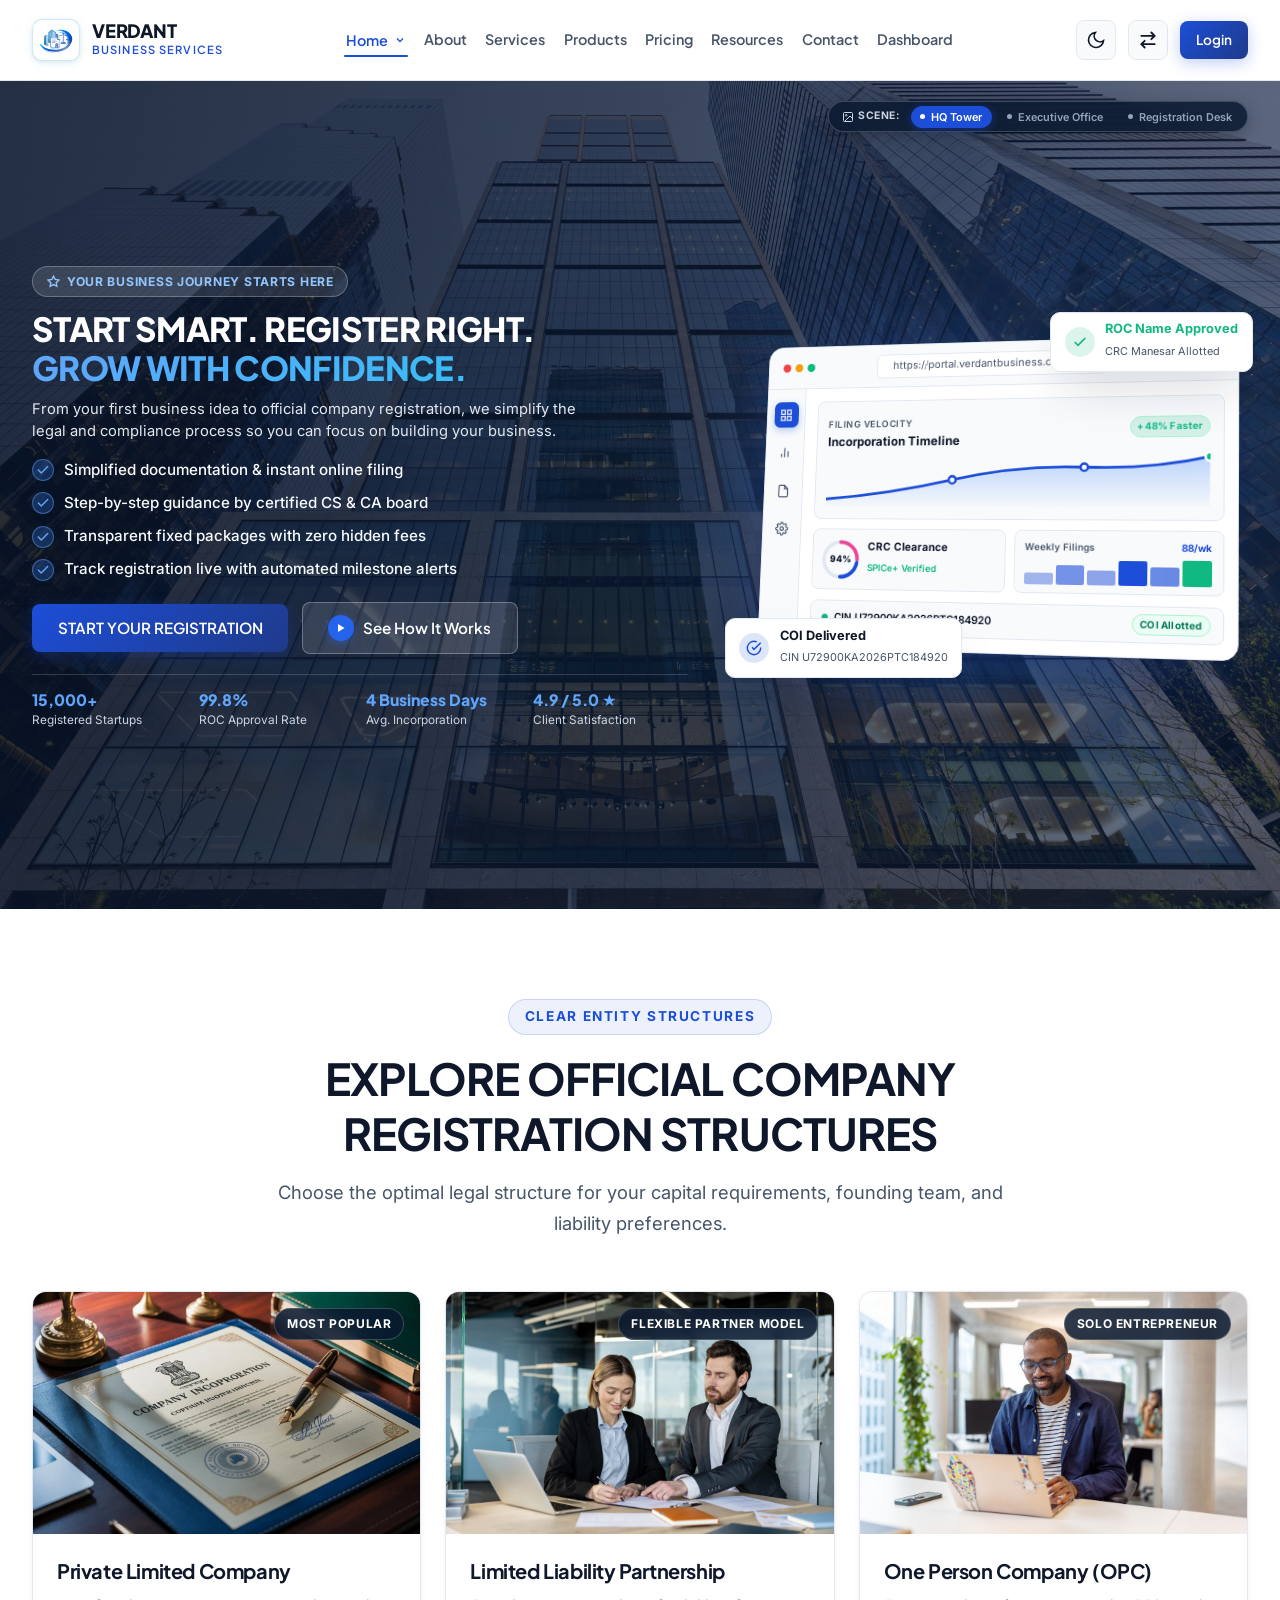
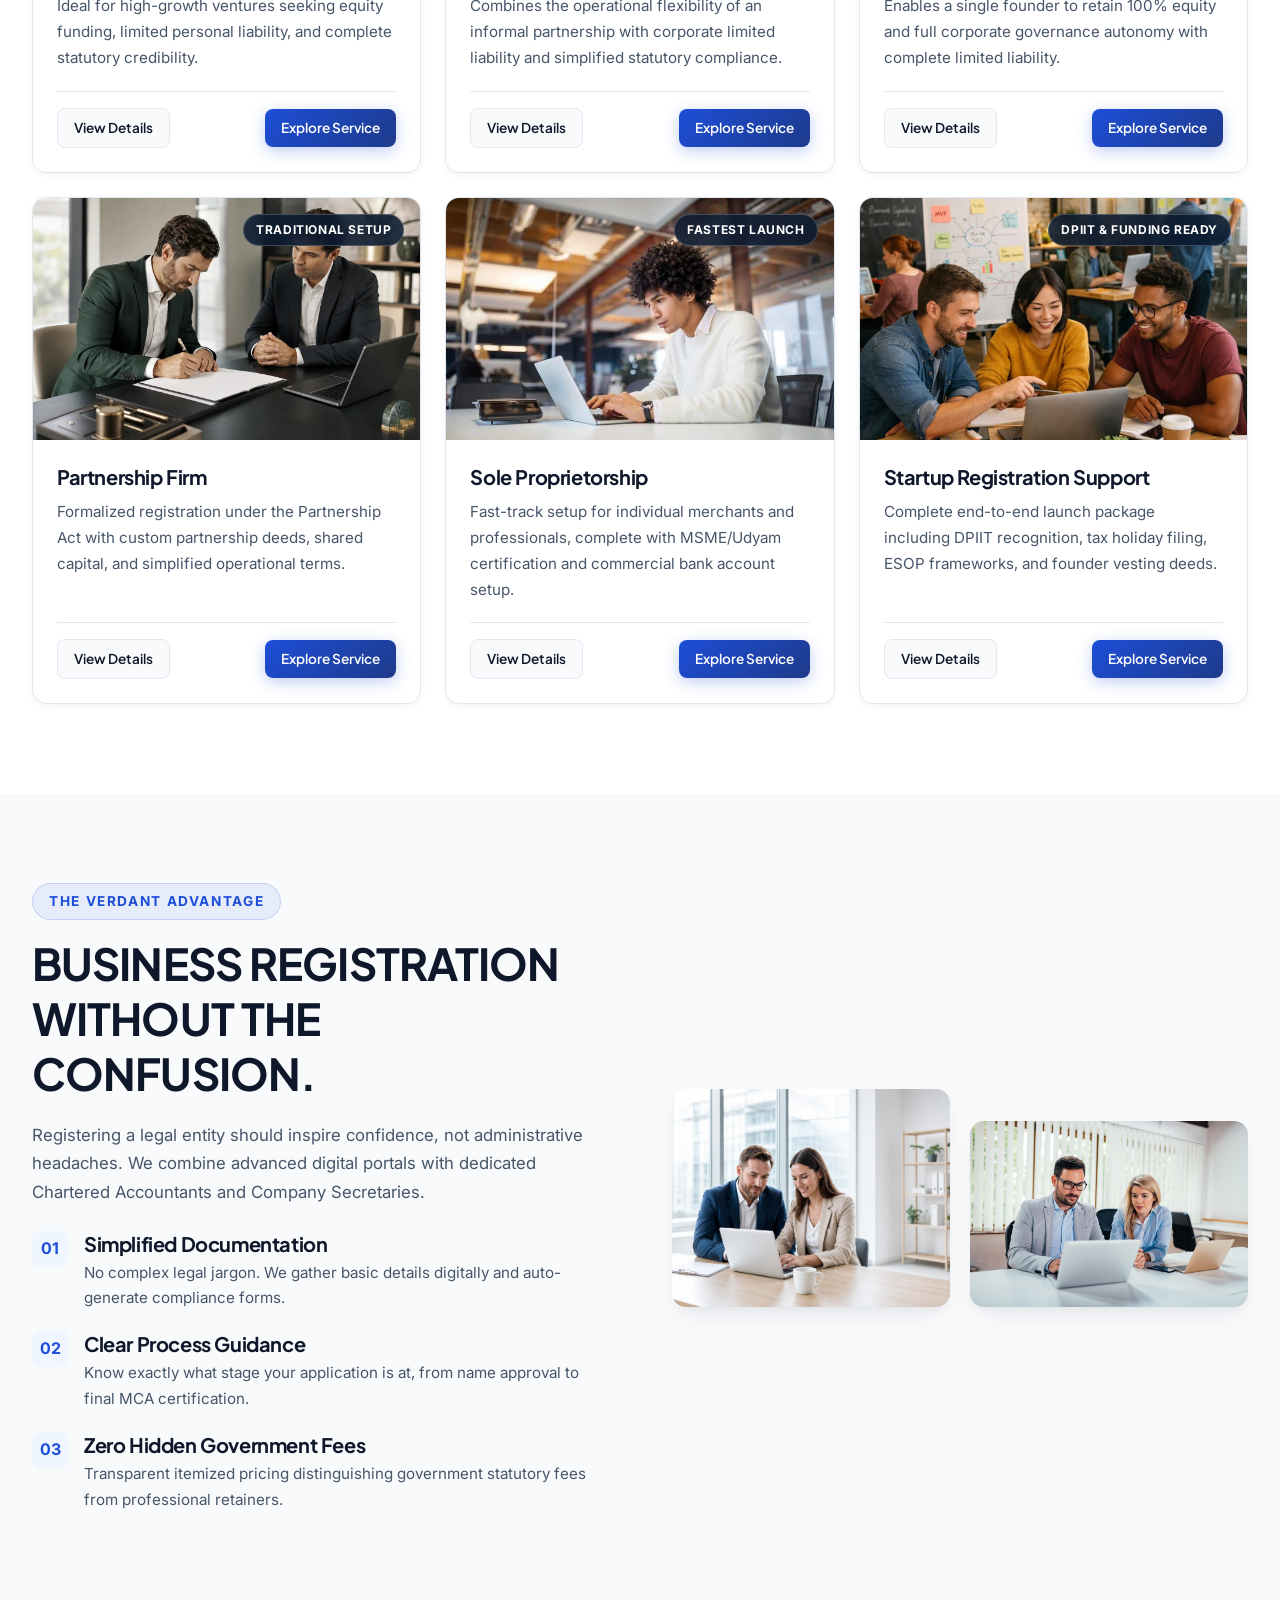
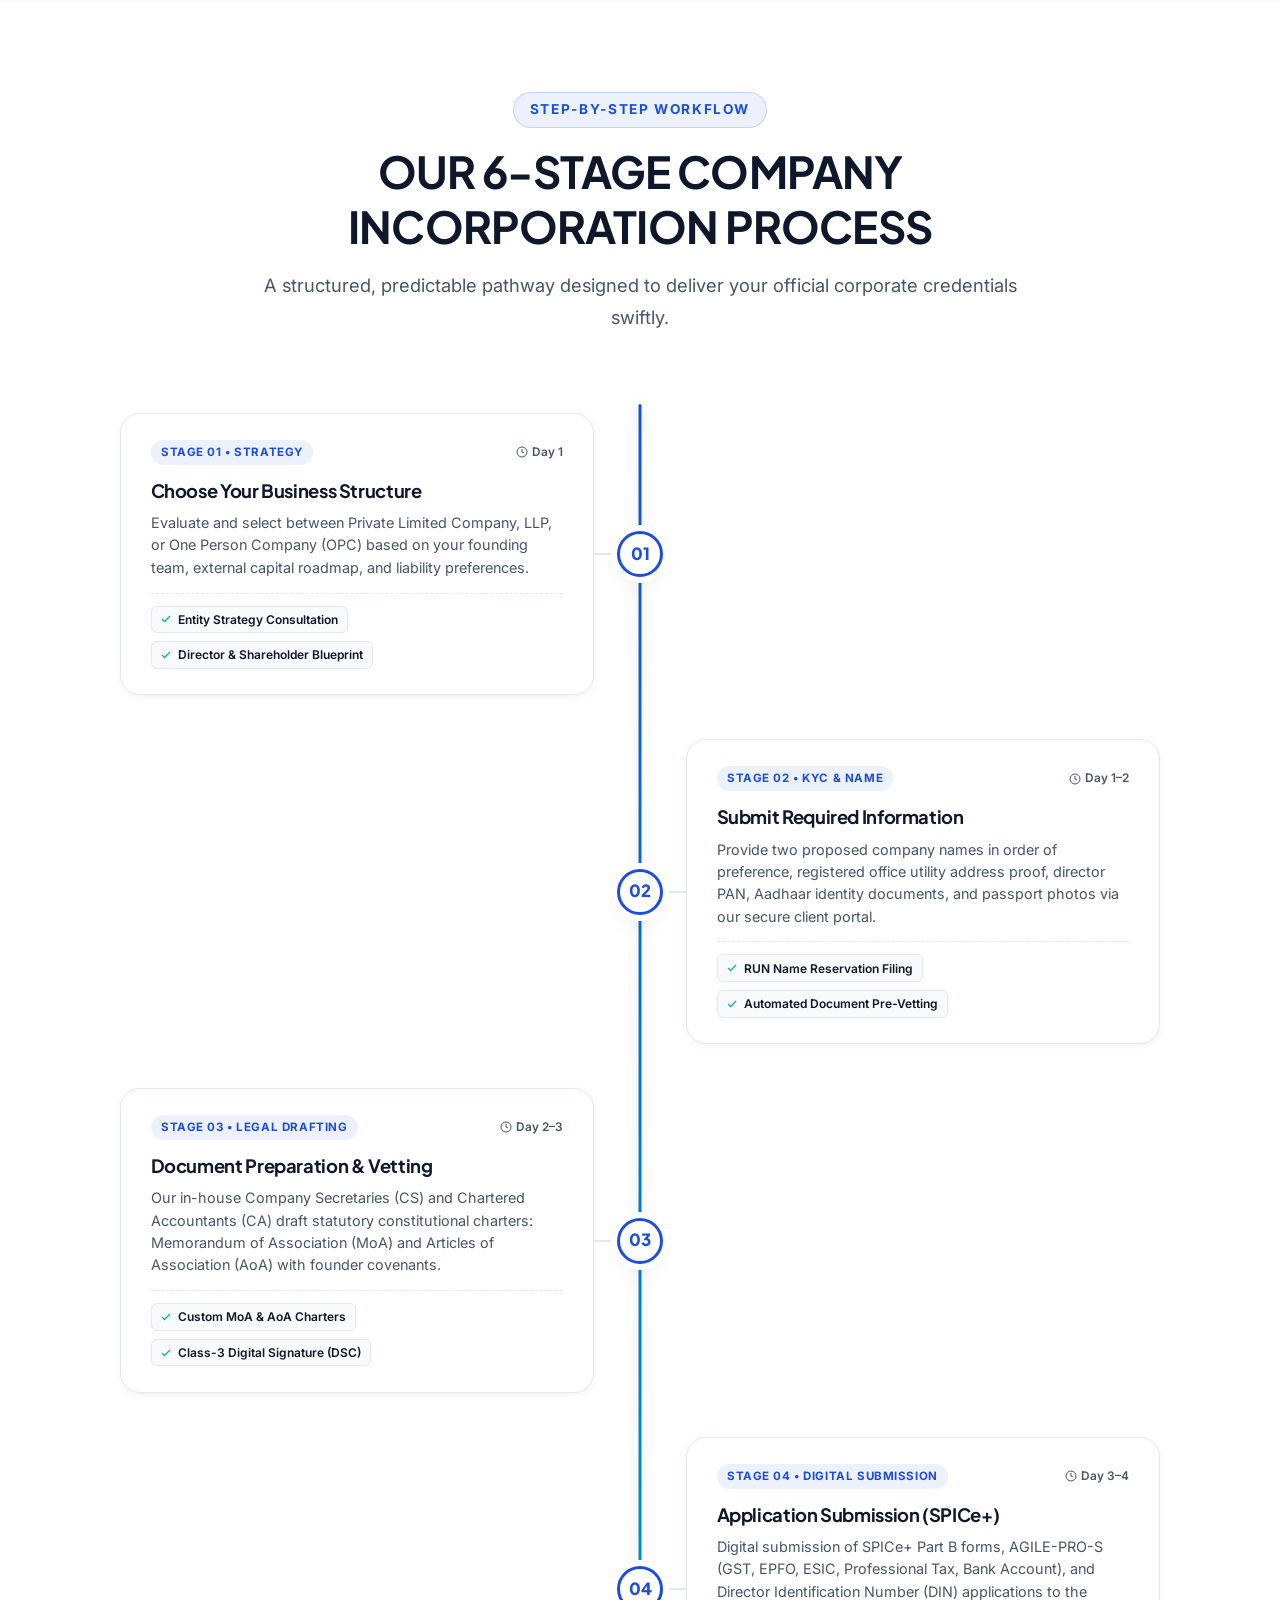
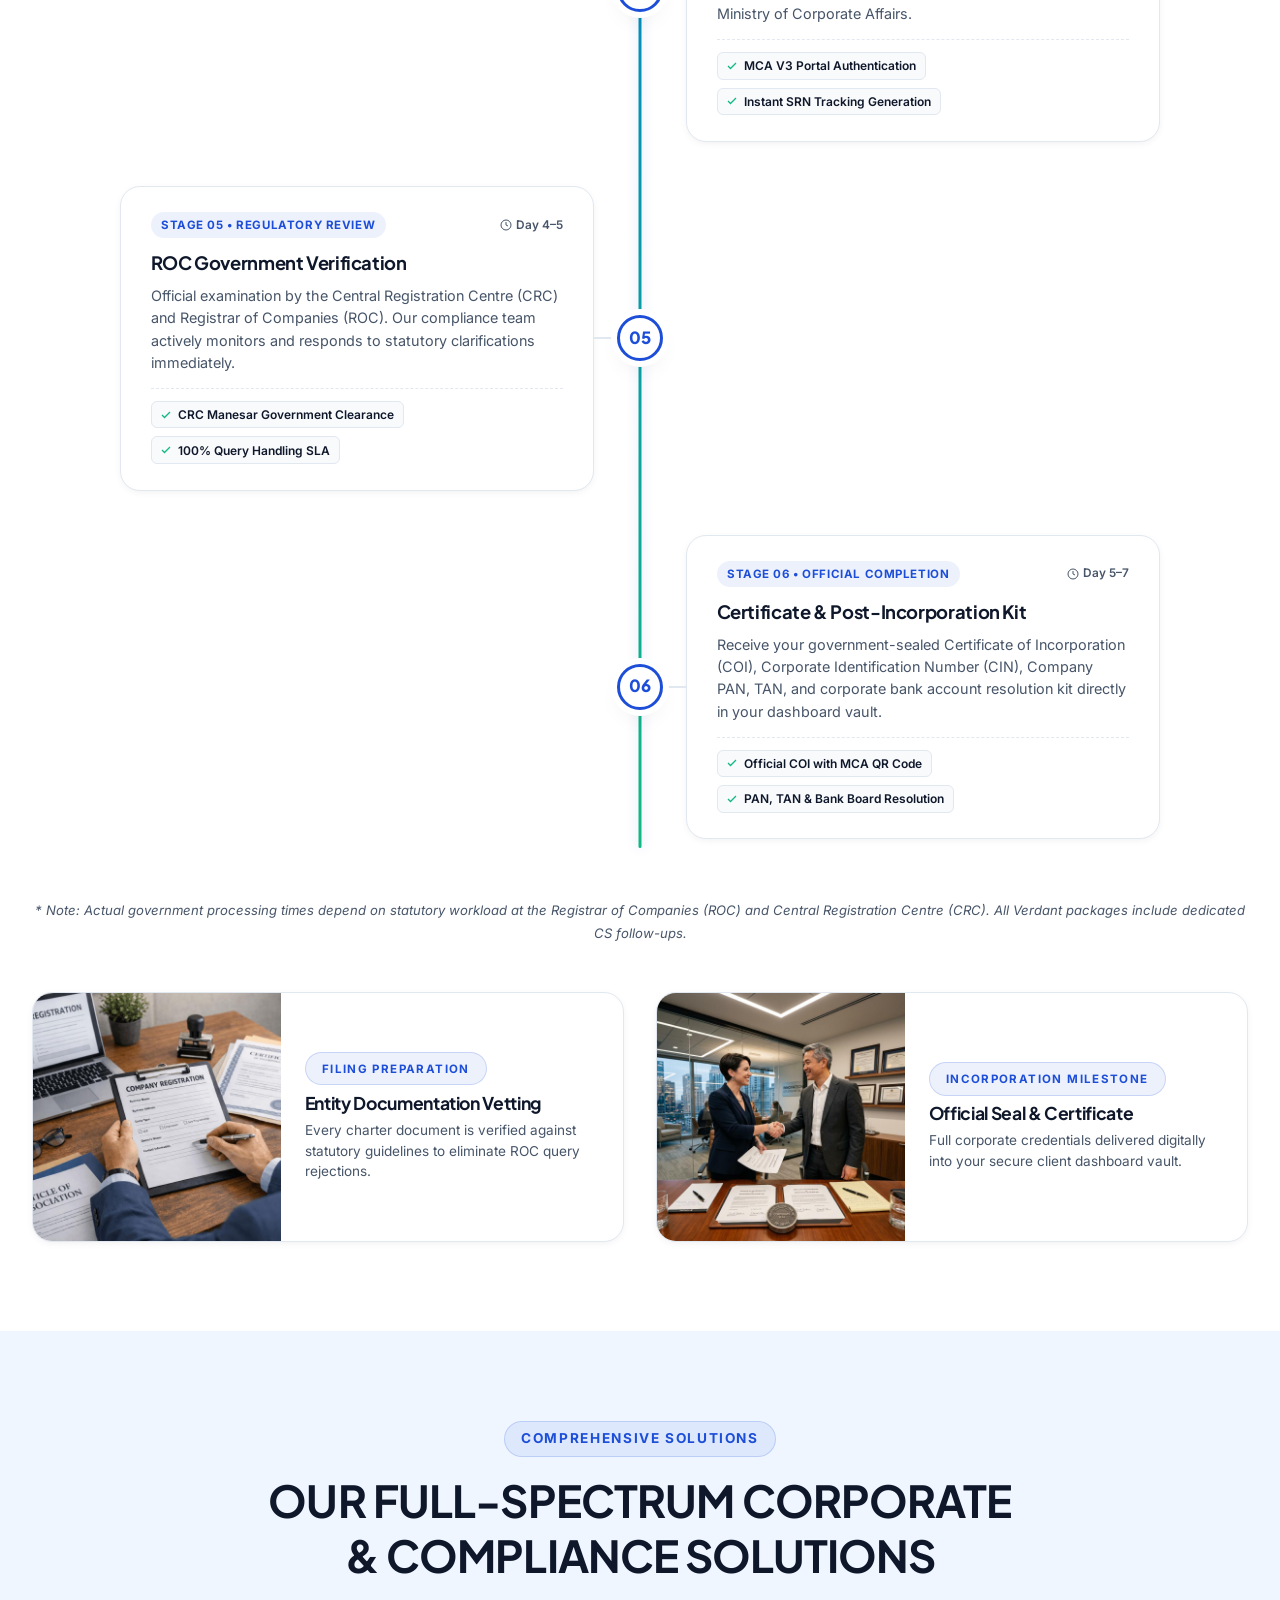
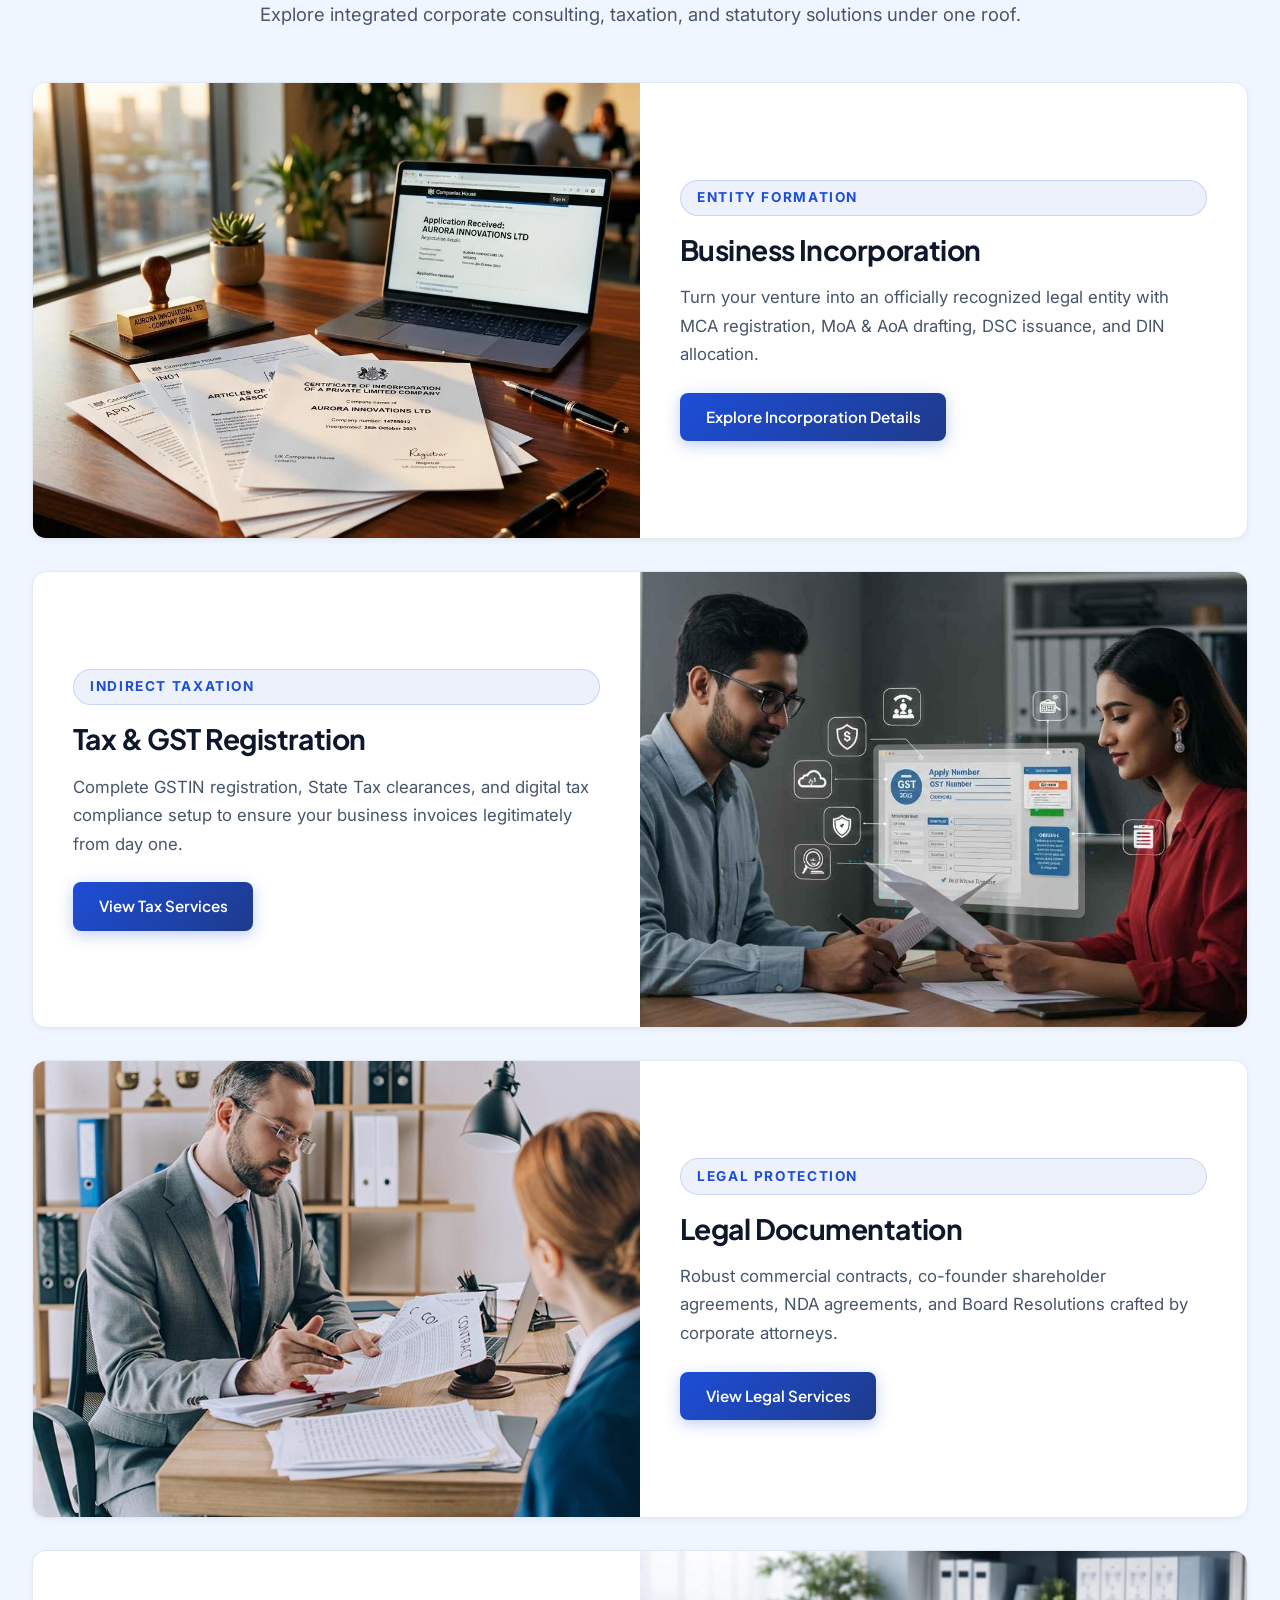
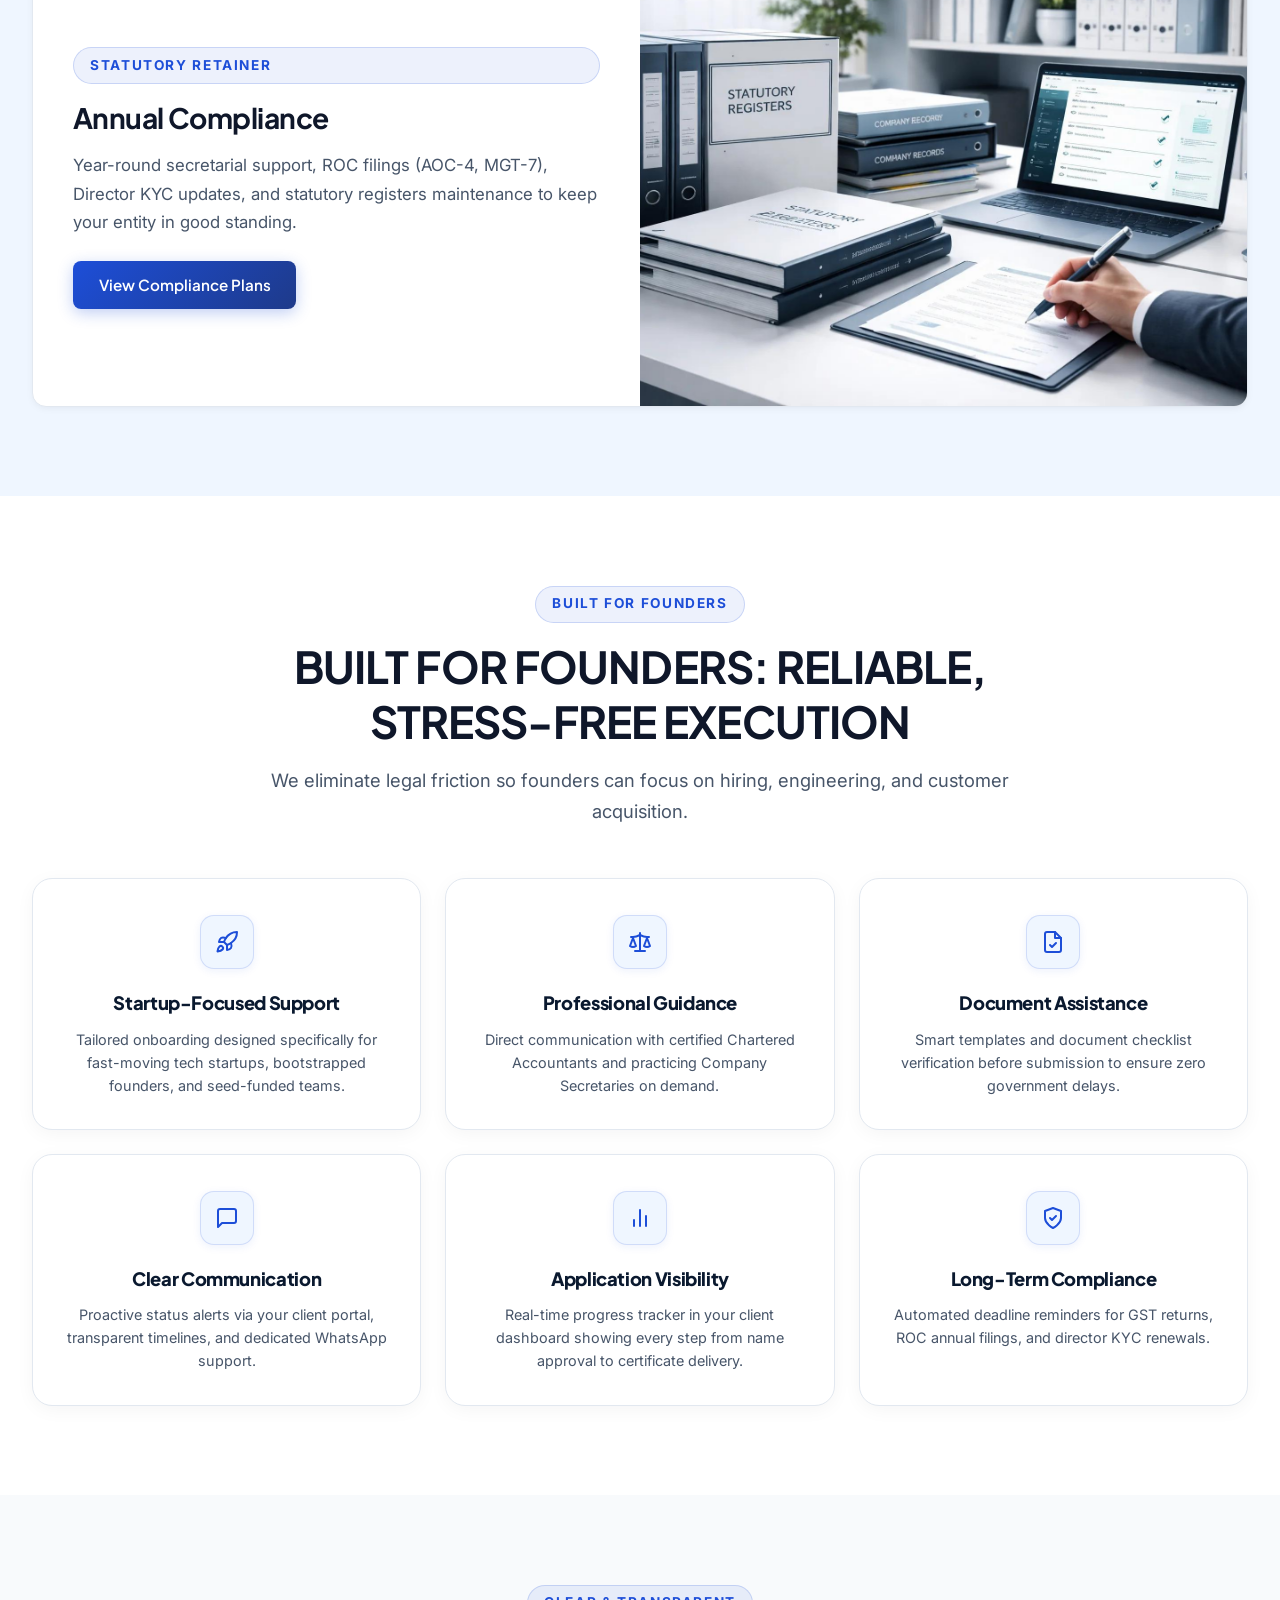
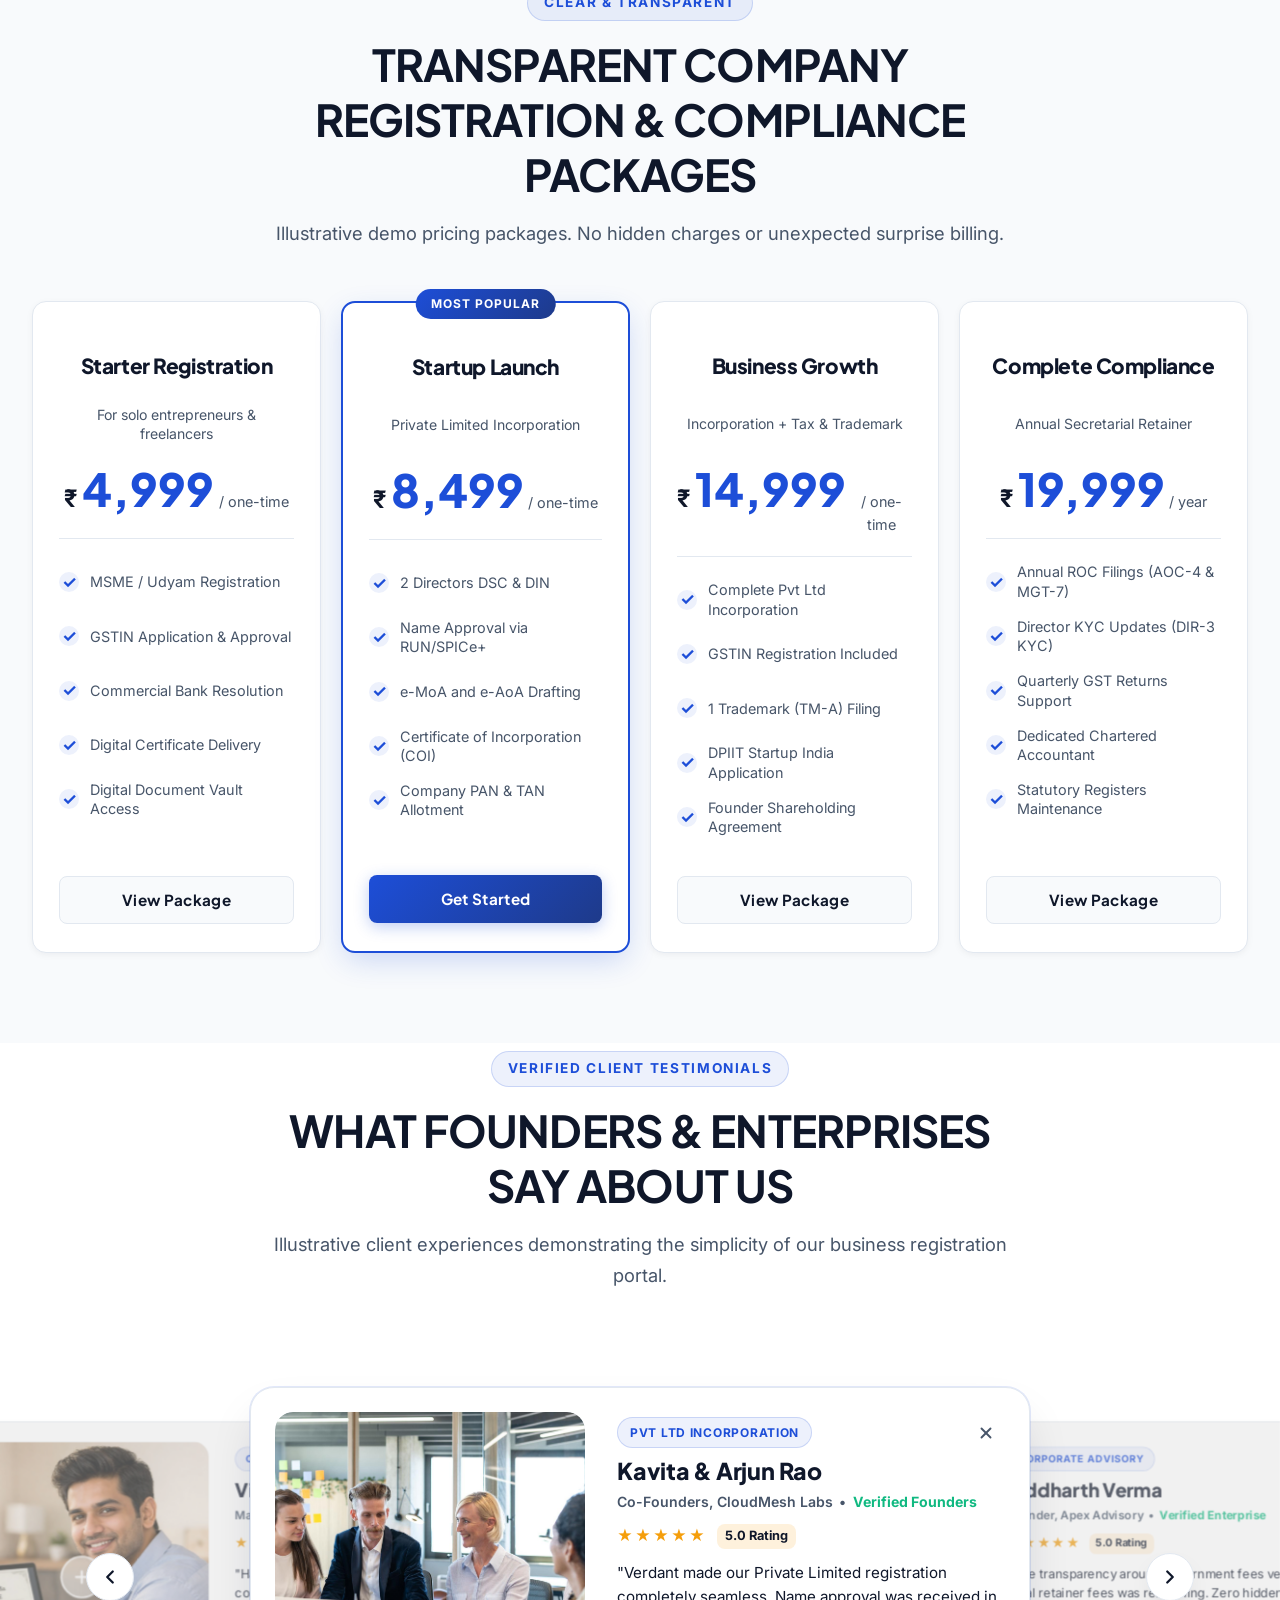
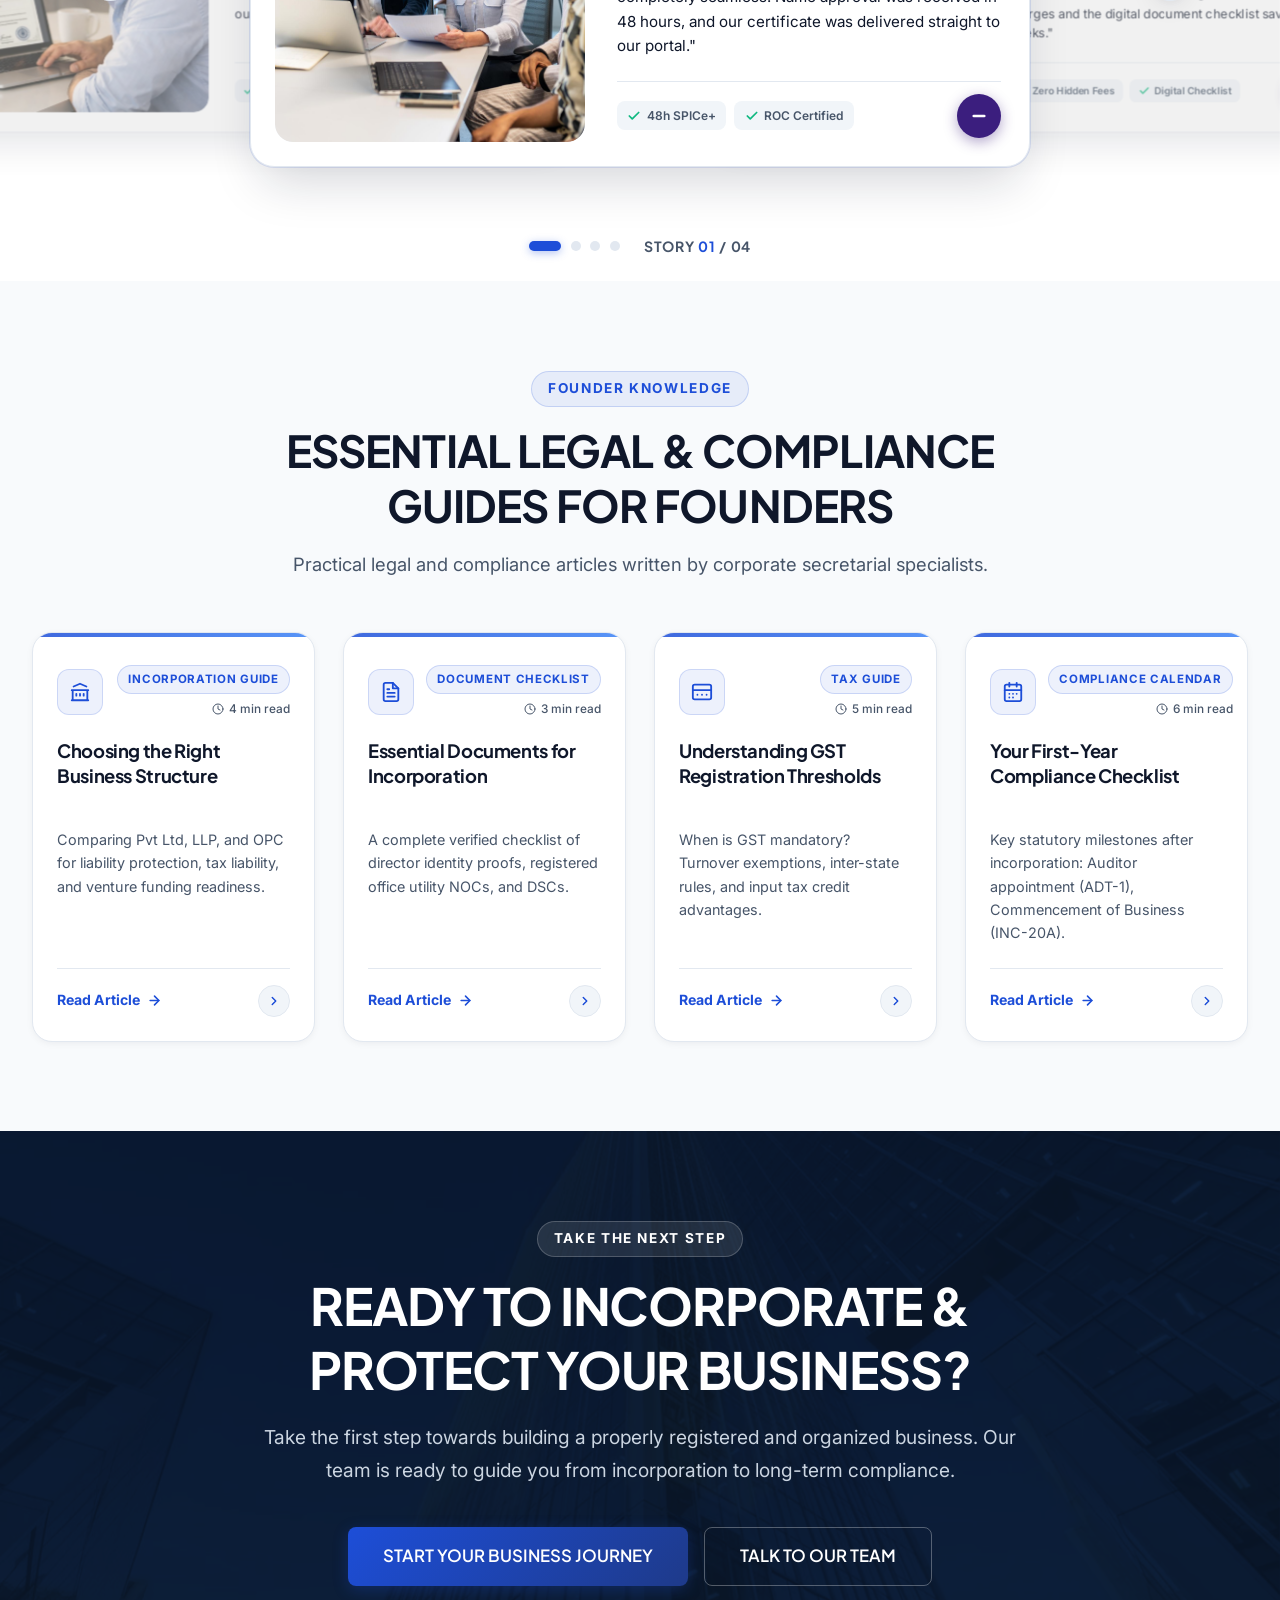
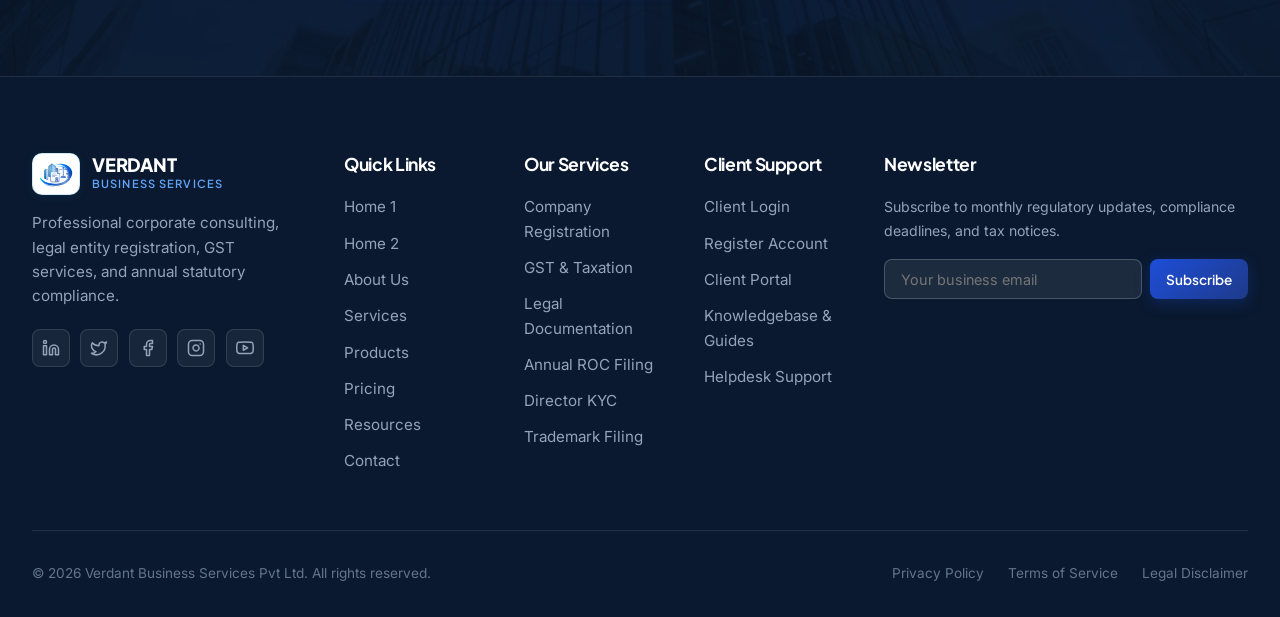
<file: index.html>
<!DOCTYPE html>
<html lang="en">
<head>
  <meta charset="UTF-8">
  <meta name="viewport" content="width=device-width, initial-scale=1.0">
  <title>Verdant Business Services | Company Registration & Corporate Compliance</title>
  <meta name="description" content="Official company registration, business incorporation, GST registration, tax services, legal documentation, and ongoing compliance solutions for entrepreneurs and growing enterprises.">
  <link rel="preconnect" href="https://fonts.googleapis.com">
  <link rel="preconnect" href="https://fonts.gstatic.com" crossorigin>
  <link href="https://fonts.googleapis.com/css2?family=Inter:wght@400;500;600;700&family=Plus+Jakarta+Sans:wght@500;600;700;800&display=swap" rel="stylesheet">
  <link rel="stylesheet" href="assets/css/style.css">
  <link rel="stylesheet" href="assets/css/responsive.css">
  <script src="assets/js/theme.js"></script>
  <link rel="icon" type="image/svg+xml" href="assets/images/logo.svg">
  <link rel="alternate icon" type="image/png" href="assets/images/website-logo.png">
</head>
<body>

  <!-- Sticky Global Header -->
  <header class="site-header" id="siteHeader">
    <div class="container nav-container">
      <a href="index.html" class="brand-logo" aria-label="Verdant Business Services Homepage">
        <div class="brand-icon-box">
          <img src="assets/images/logo.svg" alt="Verdant Logo" class="brand-logo-img">
        </div>
        <div class="brand-title-wrap">
          <span class="brand-title">VERDANT</span>
          <span class="brand-subtitle">Business Services</span>
        </div>
      </a>

      <!-- Desktop Navigation Menu -->
      <nav class="nav-menu" aria-label="Primary Navigation">
        <div class="nav-dropdown">
          <button class="nav-link nav-dropdown-btn" aria-expanded="false" aria-haspopup="true">
            <span>Home</span>
            <svg class="dropdown-arrow" width="12" height="12" viewBox="0 0 24 24" fill="none" stroke="currentColor" stroke-width="2.5"><path d="M6 9l6 6 6-6"/></svg>
          </button>
          <div class="dropdown-menu">
            <a href="index.html" class="dropdown-item">Home 1</a>
            <a href="home-2.html" class="dropdown-item">Home 2</a>
          </div>
        </div>
        <a href="about.html" class="nav-link">About</a>
        <a href="services.html" class="nav-link">Services</a>
        <a href="products.html" class="nav-link">Products</a>
        <a href="pricing.html" class="nav-link">Pricing</a>
        <a href="resources.html" class="nav-link">Resources</a>
        <a href="contact.html" class="nav-link">Contact</a>
        <a href="dashboard.html" class="nav-link">Dashboard</a>
      </nav>

      <!-- Right Controls -->
      <div class="header-actions">
        <button class="toggle-btn theme-toggle-btn" aria-label="Toggle light and dark theme"></button>
        <button class="toggle-btn rtl-toggle-btn" aria-label="Toggle RTL mode" title="Right to Left / Left to Right">
          <svg width="20" height="20" viewBox="0 0 24 24" fill="none" stroke="currentColor" stroke-width="2.2" stroke-linecap="round" stroke-linejoin="round" aria-hidden="true">
            <path d="M4 7h16M16 3l4 4-4 4"/>
            <path d="M20 17H4M8 21l-4-4 4-4"/>
          </svg>
        </button>
        <a href="login.html" class="btn btn-primary btn-sm">Login</a>
        <button class="hamburger-btn" aria-label="Open mobile navigation menu">
          <span class="hamburger-line"></span>
          <span class="hamburger-line"></span>
          <span class="hamburger-line"></span>
        </button>
      </div>
    </div>
  </header>

  <!-- Mobile Drawer -->
  <div class="mobile-drawer" id="mobileDrawer">
    <div class="mobile-dropdown">
      <button class="mobile-nav-link mobile-dropdown-btn" aria-expanded="true">
        <span>Home</span>
        <svg class="dropdown-arrow" width="14" height="14" viewBox="0 0 24 24" fill="none" stroke="currentColor" stroke-width="2.5"><path d="M6 9l6 6 6-6"/></svg>
      </button>
      <div class="mobile-submenu">
        <a href="index.html" class="mobile-sublink">Home 1</a>
        <a href="home-2.html" class="mobile-sublink">Home 2</a>
      </div>
    </div>
    <a href="about.html" class="mobile-nav-link">About</a>
    <a href="services.html" class="mobile-nav-link">Services</a>
    <a href="products.html" class="mobile-nav-link">Products</a>
    <a href="pricing.html" class="mobile-nav-link">Pricing</a>
    <a href="resources.html" class="mobile-nav-link">Resources</a>
    <a href="contact.html" class="mobile-nav-link">Contact</a>
    <a href="dashboard.html" class="mobile-nav-link">Dashboard</a>
    <div class="mobile-drawer-toggles">
      <button class="toggle-btn theme-toggle-btn" aria-label="Toggle light and dark theme" title="Toggle Light / Dark Theme"></button>
      <button class="toggle-btn rtl-toggle-btn" aria-label="Toggle RTL mode" title="Right to Left / Left to Right">
        <svg width="20" height="20" viewBox="0 0 24 24" fill="none" stroke="currentColor" stroke-width="2.2" stroke-linecap="round" stroke-linejoin="round" aria-hidden="true">
          <path d="M4 7h16M16 3l4 4-4 4"/>
          <path d="M20 17H4M8 21l-4-4 4-4"/>
        </svg>
      </button>
    </div>
    <div class="mobile-actions">
      <a href="login.html" class="btn btn-primary btn-block">Login</a>
    </div>
  </div>

  <main>
        <!-- SECTION 01 — TIMELINE / FEATURE 3D PERSPECTIVE HERO (VIEWPORT-LOCKED & DYNAMIC BG SLIDER) -->
    <section class="hero-section-wrap" id="hero">
      
      <!-- Dynamic Corporate Image Background Slider (Different Images) -->
      <div class="hero-bg-slider" id="heroBgSlider">
        <div class="hero-bg-slide active" data-slide-index="0" style="background-image: url('assets/images/hero-bg-1.jpg');"></div>
        <div class="hero-bg-slide" data-slide-index="1" style="background-image: url('assets/images/hero-bg-2.jpg');"></div>
        <div class="hero-bg-slide" data-slide-index="2" style="background-image: url('images/image-1.png');">
          <img src="images/image-1.png" alt="Official Business Registration Desk with Certificate of Incorporation, Articles of Association, Company Seal Stamp, and Laptop" style="display: none;" aria-hidden="true">
        </div>
        <div class="hero-bg-overlay"></div>
      </div>

      <!-- Background Image Switcher Controls (Top Right - Zero Text Collision) -->
      <div class="hero-bg-controls" aria-label="Hero background scene selector">
        <span class="bg-ctrl-label">
          <svg width="12" height="12" viewBox="0 0 24 24" fill="none" stroke="currentColor" stroke-width="2"><rect x="3" y="3" width="18" height="18" rx="2" ry="2"/><circle cx="8.5" cy="8.5" r="1.5"/><polyline points="21 15 16 10 5 21"/></svg>
          Scene:
        </span>
        <button type="button" class="bg-ctrl-btn active" data-slide="0" aria-label="Switch to Glass Corporate Headquarters">
          <span class="ctrl-dot"></span>
          <span>HQ Tower</span>
        </button>
        <button type="button" class="bg-ctrl-btn" data-slide="1" aria-label="Switch to Executive Boardroom Suite">
          <span class="ctrl-dot"></span>
          <span>Executive Office</span>
        </button>
        <button type="button" class="bg-ctrl-btn" data-slide="2" aria-label="Switch to Registration Desk">
          <span class="ctrl-dot"></span>
          <span>Registration Desk</span>
        </button>
      </div>

      <div class="container">
        <div class="hero-split">
          
          <!-- Hero Left Column: Editorial & Feature Checklist (Viewport-Optimized) -->
          <div>
            <div class="hero-badge-pill">
              <svg width="13" height="13" viewBox="0 0 24 24" fill="none" stroke="currentColor" stroke-width="2.5"><path d="M12 2l3.09 6.26L22 9.27l-5 4.87 1.18 6.88L12 17.77l-6.18 3.25L7 14.14 2 9.27l6.91-1.01L12 2z"/></svg>
              YOUR BUSINESS JOURNEY STARTS HERE
            </div>
            
            <h1 class="hero-heading">
              START SMART. REGISTER RIGHT. <br>
              <span style="background: linear-gradient(135deg, var(--color-primary), #0284C7); -webkit-background-clip: text; -webkit-text-fill-color: transparent;">GROW WITH CONFIDENCE.</span>
            </h1>
            
            <p class="hero-desc">
              From your first business idea to official company registration, we simplify the legal and compliance process so you can focus on building your business.
            </p>

            <!-- Feature Bullet List (Timeline / Feature Checklist) -->
            <ul class="hero-checklist">
              <li>
                <span class="checklist-icon">
                  <svg width="14" height="14" viewBox="0 0 24 24" fill="none" stroke="currentColor" stroke-width="2.5" stroke-linecap="round" stroke-linejoin="round"><polyline points="20 6 9 17 4 12"/></svg>
                </span>
                <span>Simplified documentation & instant online filing</span>
              </li>
              <li>
                <span class="checklist-icon">
                  <svg width="14" height="14" viewBox="0 0 24 24" fill="none" stroke="currentColor" stroke-width="2.5" stroke-linecap="round" stroke-linejoin="round"><polyline points="20 6 9 17 4 12"/></svg>
                </span>
                <span>Step-by-step guidance by certified CS & CA board</span>
              </li>
              <li>
                <span class="checklist-icon">
                  <svg width="14" height="14" viewBox="0 0 24 24" fill="none" stroke="currentColor" stroke-width="2.5" stroke-linecap="round" stroke-linejoin="round"><polyline points="20 6 9 17 4 12"/></svg>
                </span>
                <span>Transparent fixed packages with zero hidden fees</span>
              </li>
              <li>
                <span class="checklist-icon">
                  <svg width="14" height="14" viewBox="0 0 24 24" fill="none" stroke="currentColor" stroke-width="2.5" stroke-linecap="round" stroke-linejoin="round"><polyline points="20 6 9 17 4 12"/></svg>
                </span>
                <span>Track registration live with automated milestone alerts</span>
              </li>
            </ul>

            <!-- CTA Buttons -->
            <div class="hero-cta-group">
              <a href="services.html#company-registration" class="btn btn-primary">START YOUR REGISTRATION</a>
              <a href="#registration-types" class="btn btn-secondary hero-video-btn">
                <span class="play-icon">
                  <svg width="12" height="12" viewBox="0 0 24 24" fill="currentColor"><polygon points="6 4 19 12 6 20 6 4"/></svg>
                </span>
                <span>See How It Works</span>
              </a>
            </div>

            <!-- Trust Indicators (4 Stats - Strict Even Number Rule) -->
            <div class="hero-trust-row">
              <div class="trust-stat">
                <strong>15,000+</strong>
                <span>Registered Startups</span>
              </div>
              <div class="trust-stat">
                <strong>99.8%</strong>
                <span>ROC Approval Rate</span>
              </div>
              <div class="trust-stat">
                <strong>4 Business Days</strong>
                <span>Avg. Incorporation</span>
              </div>
              <div class="trust-stat">
                <strong>4.9 / 5.0 ★</strong>
                <span>Client Satisfaction</span>
              </div>
            </div>
          </div>

          <!-- Hero Right Column: 3D Perspective Dashboard Mockup (Viewport-Fitted) -->
          <div class="hero-mockup-wrapper" data-tilt>
            
            <!-- Soft Purple/Blue Aura Blob Behind Tablet (matches reference image) -->
            <div class="hero-mockup-aura"></div>

            <!-- Floating Badge Top Right -->
            <div class="floating-badge top-badge">
              <div style="width: 30px; height: 30px; border-radius: 50%; background: rgba(16, 185, 129, 0.15); color: #10B981; display: flex; align-items: center; justify-content: center; flex-shrink: 0;">
                <svg width="16" height="16" viewBox="0 0 24 24" fill="none" stroke="currentColor" stroke-width="2.5"><polyline points="20 6 9 17 4 12"/></svg>
              </div>
              <div>
                <strong style="font-size: 0.8rem; color: #10B981; display: block; line-height: 1.2;">ROC Name Approved</strong>
                <span style="font-size: 0.68rem; color: var(--text-muted);">CRC Manesar Allotted</span>
              </div>
            </div>

            <!-- Floating Badge Bottom Left -->
            <div class="floating-badge bottom-badge">
              <div style="width: 30px; height: 30px; border-radius: 50%; background: rgba(29, 78, 216, 0.15); color: var(--color-primary); display: flex; align-items: center; justify-content: center; flex-shrink: 0;">
                <svg width="16" height="16" viewBox="0 0 24 24" fill="none" stroke="currentColor" stroke-width="2.2"><path d="M22 11.08V12a10 10 0 1 1-5.93-9.14"/><polyline points="22 4 12 14.01 9 11.01"/></svg>
              </div>
              <div>
                <strong style="font-size: 0.8rem; display: block; line-height: 1.2;">COI Delivered</strong>
                <span style="font-size: 0.68rem; color: var(--text-muted);">CIN U72900KA2026PTC184920</span>
              </div>
            </div>

            <!-- 3D Perspective Tilted Screen -->
            <div class="hero-3d-screen">
              
              <!-- Screen Top Browser / Window Bar -->
              <div class="screen-topbar">
                <div class="window-dots">
                  <span class="window-dot red"></span>
                  <span class="window-dot yellow"></span>
                  <span class="window-dot green"></span>
                </div>
                <div class="screen-address-bar">
                  <svg width="11" height="11" viewBox="0 0 24 24" fill="none" stroke="currentColor" stroke-width="2"><rect x="3" y="11" width="18" height="11" rx="2" ry="2"/><path d="M7 11V7a5 5 0 0 1 10 0v4"/></svg>
                  <span>https://portal.verdantbusiness.com/tracker</span>
                </div>
                <span class="status-pill success" style="font-size: 0.65rem; padding: 0.12rem 0.45rem;"><span class="pill-dot"></span>Live</span>
              </div>

              <!-- Inner Dashboard Layout with Sidebar & Content Area (Compact - Matches Reference) -->
              <div class="screen-inner-layout">
                
                <!-- Mini Left Navigation Strip (matches reference image) -->
                <div class="screen-mini-sidebar">
                  <div class="sidebar-icon-btn active" title="Dashboard">
                    <svg width="15" height="15" viewBox="0 0 24 24" fill="none" stroke="currentColor" stroke-width="2"><rect x="3" y="3" width="7" height="7"/><rect x="14" y="3" width="7" height="7"/><rect x="14" y="14" width="7" height="7"/><rect x="3" y="14" width="7" height="7"/></svg>
                  </div>
                  <div class="sidebar-icon-btn" title="Analytics">
                    <svg width="15" height="15" viewBox="0 0 24 24" fill="none" stroke="currentColor" stroke-width="2"><line x1="18" y1="20" x2="18" y2="10"/><line x1="12" y1="20" x2="12" y2="4"/><line x1="6" y1="20" x2="6" y2="14"/></svg>
                  </div>
                  <div class="sidebar-icon-btn" title="Documents">
                    <svg width="15" height="15" viewBox="0 0 24 24" fill="none" stroke="currentColor" stroke-width="2"><path d="M14 2H6a2 2 0 0 0-2 2v16a2 2 0 0 0 2 2h12a2 2 0 0 0 2-2V8z"/><polyline points="14 2 14 8 20 8"/></svg>
                  </div>
                  <div class="sidebar-icon-btn" title="Settings">
                    <svg width="15" height="15" viewBox="0 0 24 24" fill="none" stroke="currentColor" stroke-width="2"><circle cx="12" cy="12" r="3"/><path d="M19.4 15a1.65 1.65 0 0 0 .33 1.82l.06.06a2 2 0 0 1 0 2.83 2 2 0 0 1-2.83 0l-.06-.06a1.65 1.65 0 0 0-1.82-.33 1.65 1.65 0 0 0-1 1.51V21a2 2 0 0 1-2 2 2 2 0 0 1-2-2v-.09A1.65 1.65 0 0 0 9 19.4a1.65 1.65 0 0 0-1.82.33l-.06.06a2 2 0 0 1-2.83 0 2 2 0 0 1 0-2.83l.06-.06a1.65 1.65 0 0 0 .33-1.82 1.65 1.65 0 0 0-1.51-1H3a2 2 0 0 1-2-2 2 2 0 0 1 2-2h.09A1.65 1.65 0 0 0 4.6 9a1.65 1.65 0 0 0-.33-1.82l-.06-.06a2 2 0 0 1 0-2.83 2 2 0 0 1 2.83 0l.06.06a1.65 1.65 0 0 0 1.82.33H9a1.65 1.65 0 0 0 1-1.51V3a2 2 0 0 1 2-2 2 2 0 0 1 2 2v.09a1.65 1.65 0 0 0 1 1.51 1.65 1.65 0 0 0 1.82-.33l.06-.06a2 2 0 0 1 2.83 0 2 2 0 0 1 0 2.83l-.06.06a1.65 1.65 0 0 0-.33 1.82V9a1.65 1.65 0 0 0 1.51 1H21a2 2 0 0 1 2 2 2 2 0 0 1-2 2h-.09a1.65 1.65 0 0 0-1.51 1z"/></svg>
                  </div>
                </div>

                <!-- Main Content Area -->
                <div class="screen-main-content">
                  
                  <!-- Top: Incorporation Velocity Line Graph (matches reference image) -->
                  <div style="background: var(--bg-surface); border-radius: 8px; border: 1px solid var(--border-light); padding: 0.65rem 0.8rem;">
                    <div style="display: flex; align-items: center; justify-content: space-between; margin-bottom: 0.35rem;">
                      <div>
                        <span style="font-size: 0.62rem; color: var(--text-muted); text-transform: uppercase; font-weight: 600; letter-spacing: 0.05em;">Filing Velocity</span>
                        <strong style="display: block; font-size: 0.82rem; color: var(--text-main); line-height: 1.15;">Incorporation Timeline</strong>
                      </div>
                      <span class="status-pill success" style="font-size: 0.62rem; padding: 0.12rem 0.4rem; background: rgba(16, 185, 129, 0.15); color: #10B981; font-weight: 700;">+48% Faster</span>
                    </div>
                    <svg width="100%" height="46" viewBox="0 0 320 46" fill="none">
                      <defs>
                        <linearGradient id="chartGradWave" x1="0" y1="0" x2="0" y2="1">
                          <stop offset="0%" stop-color="#3B82F6" stop-opacity="0.32"/>
                          <stop offset="100%" stop-color="#3B82F6" stop-opacity="0"/>
                        </linearGradient>
                      </defs>
                      <path d="M 0,38 Q 55,34 110,22 T 220,12 T 320,4 L 320,46 L 0,46 Z" fill="url(#chartGradWave)"/>
                      <path d="M 0,38 Q 55,34 110,22 T 220,12 T 320,4" stroke="#1D4ED8" stroke-width="2.2" stroke-linecap="round"/>
                      <circle cx="110" cy="22" r="3" fill="#FFFFFF" stroke="#1D4ED8" stroke-width="2"/>
                      <circle cx="220" cy="12" r="3" fill="#FFFFFF" stroke="#1D4ED8" stroke-width="2"/>
                      <circle cx="320" cy="4" r="3.5" fill="#10B981" stroke="#FFFFFF" stroke-width="2"/>
                    </svg>
                  </div>

                  <!-- Middle Row: Donut Chart (Left) & Bar Chart (Right) (matches reference image) -->
                  <div style="display: grid; grid-template-columns: 1fr 1fr; gap: 0.55rem;">
                    
                    <!-- Donut / Circular Gauge Chart -->
                    <div style="background: var(--bg-surface); border-radius: 8px; border: 1px solid var(--border-light); padding: 0.55rem 0.65rem; display: flex; align-items: center; gap: 0.55rem;">
                      <div style="position: relative; width: 42px; height: 42px; flex-shrink: 0;">
                        <svg width="42" height="42" viewBox="0 0 36 36">
                          <!-- Background Track -->
                          <path d="M18 2.0845 a 15.9155 15.9155 0 0 1 0 31.831 a 15.9155 15.9155 0 0 1 0 -31.831" fill="none" stroke="var(--border-light)" stroke-width="3.5"/>
                          <!-- Pink / Magenta Slice (matches reference) -->
                          <path d="M18 2.0845 a 15.9155 15.9155 0 0 1 0 31.831" fill="none" stroke="#EC4899" stroke-width="3.5" stroke-dasharray="25, 100" stroke-linecap="round"/>
                          <!-- Blue Slice (matches reference) -->
                          <path d="M18 2.0845 a 15.9155 15.9155 0 0 1 0 31.831" fill="none" stroke="#1D4ED8" stroke-width="3.5" stroke-dasharray="68, 100" stroke-dashoffset="-28" stroke-linecap="round"/>
                        </svg>
                        <div style="position: absolute; inset: 0; display: flex; align-items: center; justify-content: center; font-size: 0.62rem; font-weight: 800; color: var(--text-main);">94%</div>
                      </div>
                      <div>
                        <strong style="font-size: 0.72rem; color: var(--text-main); display: block; line-height: 1.15;">CRC Clearance</strong>
                        <span style="font-size: 0.62rem; color: #10B981; font-weight: 600;">SPICe+ Verified</span>
                      </div>
                    </div>

                    <!-- Vertical Bar Chart (matches reference) -->
                    <div style="background: var(--bg-surface); border-radius: 8px; border: 1px solid var(--border-light); padding: 0.55rem 0.65rem;">
                      <div style="display: flex; justify-content: space-between; align-items: center; margin-bottom: 0.25rem;">
                        <span style="font-size: 0.62rem; color: var(--text-muted); font-weight: 600;">Weekly Filings</span>
                        <span style="font-size: 0.62rem; color: var(--color-primary); font-weight: 700;">88/wk</span>
                      </div>
                      <div style="display: flex; align-items: flex-end; justify-content: space-between; height: 26px; gap: 3px;">
                        <div style="flex: 1; height: 45%; background: rgba(29, 78, 216, 0.4); border-radius: 2px;"></div>
                        <div style="flex: 1; height: 75%; background: rgba(29, 78, 216, 0.6); border-radius: 2px;"></div>
                        <div style="flex: 1; height: 55%; background: rgba(29, 78, 216, 0.5); border-radius: 2px;"></div>
                        <div style="flex: 1; height: 95%; background: var(--color-primary); border-radius: 2px;"></div>
                        <div style="flex: 1; height: 70%; background: rgba(29, 78, 216, 0.65); border-radius: 2px;"></div>
                        <div style="flex: 1; height: 100%; background: #10B981; border-radius: 2px;"></div>
                      </div>
                    </div>

                  </div>

                  <!-- Case Verification Status Strip (Compact - No Photo Overflow) -->
                  <div style="background: var(--bg-surface); border-radius: 8px; border: 1px solid var(--border-light); padding: 0.45rem 0.75rem; display: flex; align-items: center; justify-content: space-between;">
                    <div style="display: flex; align-items: center; gap: 0.45rem;">
                      <span style="width: 7px; height: 7px; border-radius: 50%; background: #10B981; display: inline-block;"></span>
                      <span style="font-size: 0.7rem; font-weight: 600; color: var(--text-main);">CIN U72900KA2026PTC184920</span>
                    </div>
                    <span class="status-pill success" style="font-size: 0.62rem; padding: 0.1rem 0.45rem;">COI Allotted</span>
                  </div>

                </div>

              </div>
            </div>

          </div>

        </div>
      </div>
    </section>

    <!-- SECTION 02 — START YOUR BUSINESS WITH CLARITY (6 Cards - Even Number Rule) -->
    <section class="section" id="registration-types">
      <div class="container">
        <div class="section-header">
          <div class="eyebrow">CLEAR ENTITY STRUCTURES</div>
          <h2>EXPLORE OFFICIAL COMPANY REGISTRATION STRUCTURES</h2>
          <p>Choose the optimal legal structure for your capital requirements, founding team, and liability preferences.</p>
        </div>

        <div class="grid-6">
          <!-- Card 1: Private Limited Company (image-45.png) -->
          <div class="corp-card" data-tilt>
            <div class="card-img-wrap">
              <img src="images/image-45.png" alt="Company Incorporation with Ashoka Lion national emblem, law books and gold fountain pen">
              <span class="card-badge">Most Popular</span>
            </div>
            <div class="card-body">
              <h3 class="card-title">Private Limited Company</h3>
              <p class="card-desc">Ideal for high-growth ventures seeking equity funding, limited personal liability, and complete statutory credibility.</p>
              <div class="card-footer">
                <a href="#" class="btn btn-secondary btn-sm" data-service-modal="pvt-ltd">View Details</a>
                <a href="services.html#company-registration" class="btn btn-primary btn-sm">Explore Service</a>
              </div>
            </div>
          </div>

          <!-- Card 2: Limited Liability Partnership (image-65.png) -->
          <div class="corp-card" data-tilt>
            <div class="card-img-wrap">
              <img src="images/image-65.png" alt="Two business partners executing partnership agreement in glass corporate office">
              <span class="card-badge">Flexible Partner Model</span>
            </div>
            <div class="card-body">
              <h3 class="card-title">Limited Liability Partnership</h3>
              <p class="card-desc">Combines the operational flexibility of an informal partnership with corporate limited liability and simplified statutory compliance.</p>
              <div class="card-footer">
                <a href="#" class="btn btn-secondary btn-sm" data-service-modal="llp">View Details</a>
                <a href="services.html#company-registration" class="btn btn-primary btn-sm">Explore Service</a>
              </div>
            </div>
          </div>

          <!-- Card 3: One Person Company (image-11.png) -->
          <div class="corp-card" data-tilt>
            <div class="card-img-wrap">
              <img src="images/image-11.png" alt="Solo tech entrepreneur smiling and working on laptop in modern office space">
              <span class="card-badge">Solo Entrepreneur</span>
            </div>
            <div class="card-body">
              <h3 class="card-title">One Person Company (OPC)</h3>
              <p class="card-desc">Enables a single founder to retain 100% equity and full corporate governance autonomy with complete limited liability.</p>
              <div class="card-footer">
                <a href="#" class="btn btn-secondary btn-sm" data-service-modal="opc">View Details</a>
                <a href="services.html#company-registration" class="btn btn-primary btn-sm">Explore Service</a>
              </div>
            </div>
          </div>

          <!-- Card 4: Partnership Firm (image-87.png) -->
          <div class="corp-card" data-tilt>
            <div class="card-img-wrap">
              <img src="images/image-87.png" alt="Two corporate executives signing partnership deed in leather document portfolio">
              <span class="card-badge">Traditional Setup</span>
            </div>
            <div class="card-body">
              <h3 class="card-title">Partnership Firm</h3>
              <p class="card-desc">Formalized registration under the Partnership Act with custom partnership deeds, shared capital, and simplified operational terms.</p>
              <div class="card-footer">
                <a href="#" class="btn btn-secondary btn-sm" data-service-modal="partnership">View Details</a>
                <a href="services.html#company-registration" class="btn btn-primary btn-sm">Explore Service</a>
              </div>
            </div>
          </div>

          <!-- Card 5: Sole Proprietorship (image-14.png) -->
          <div class="corp-card" data-tilt>
            <div class="card-img-wrap">
              <img src="images/image-14.png" alt="Young entrepreneur focused on laptop in modern open office workspace">
              <span class="card-badge">Fastest Launch</span>
            </div>
            <div class="card-body">
              <h3 class="card-title">Sole Proprietorship</h3>
              <p class="card-desc">Fast-track setup for individual merchants and professionals, complete with MSME/Udyam certification and commercial bank account setup.</p>
              <div class="card-footer">
                <a href="#" class="btn btn-secondary btn-sm" data-service-modal="proprietorship">View Details</a>
                <a href="services.html#company-registration" class="btn btn-primary btn-sm">Explore Service</a>
              </div>
            </div>
          </div>

          <!-- Card 6: Startup Registration Support (image-8.png) -->
          <div class="corp-card" data-tilt>
            <div class="card-img-wrap">
              <img src="images/image-8.png" alt="Diverse startup team collaborating in brick-accented workspace with MVP board">
              <span class="card-badge">DPIIT & Funding Ready</span>
            </div>
            <div class="card-body">
              <h3 class="card-title">Startup Registration Support</h3>
              <p class="card-desc">Complete end-to-end launch package including DPIIT recognition, tax holiday filing, ESOP frameworks, and founder vesting deeds.</p>
              <div class="card-footer">
                <a href="#" class="btn btn-secondary btn-sm" data-service-modal="startup">View Details</a>
                <a href="products.html#startup-packages" class="btn btn-primary btn-sm">Explore Service</a>
              </div>
            </div>
          </div>
        </div>
      </div>
    </section>

    <!-- SECTION 03 — WHY STARTUPS CHOOSE US (Editorial Split Composition) -->
    <section class="section section-alt">
      <div class="container">
        <div class="grid-2" style="gap: clamp(2rem, 5vw, 4.5rem); align-items: center;">
          <div>
            <div class="eyebrow">THE VERDANT ADVANTAGE</div>
            <h2 style="margin-bottom: 1.25rem;">BUSINESS REGISTRATION WITHOUT THE CONFUSION.</h2>
            <p style="margin-bottom: 1.5rem;">
              Registering a legal entity should inspire confidence, not administrative headaches. We combine advanced digital portals with dedicated Chartered Accountants and Company Secretaries.
            </p>
            <div style="display: flex; flex-direction: column; gap: 1.25rem;">
              <div style="display: flex; gap: 1rem; align-items: flex-start;">
                <div style="width: 36px; height: 36px; border-radius: 8px; background-color: var(--color-ice-blue); color: var(--color-primary); display: flex; align-items: center; justify-content: center; flex-shrink: 0; font-weight: 700;">01</div>
                <div>
                  <h4 style="margin-bottom: 0.25rem;">Simplified Documentation</h4>
                  <p style="font-size: 0.95rem; margin-bottom: 0;">No complex legal jargon. We gather basic details digitally and auto-generate compliance forms.</p>
                </div>
              </div>
              <div style="display: flex; gap: 1rem; align-items: flex-start;">
                <div style="width: 36px; height: 36px; border-radius: 8px; background-color: var(--color-ice-blue); color: var(--color-primary); display: flex; align-items: center; justify-content: center; flex-shrink: 0; font-weight: 700;">02</div>
                <div>
                  <h4 style="margin-bottom: 0.25rem;">Clear Process Guidance</h4>
                  <p style="font-size: 0.95rem; margin-bottom: 0;">Know exactly what stage your application is at, from name approval to final MCA certification.</p>
                </div>
              </div>
              <div style="display: flex; gap: 1rem; align-items: flex-start;">
                <div style="width: 36px; height: 36px; border-radius: 8px; background-color: var(--color-ice-blue); color: var(--color-primary); display: flex; align-items: center; justify-content: center; flex-shrink: 0; font-weight: 700;">03</div>
                <div>
                  <h4 style="margin-bottom: 0.25rem;">Zero Hidden Government Fees</h4>
                  <p style="font-size: 0.95rem; margin-bottom: 0;">Transparent itemized pricing distinguishing government statutory fees from professional retainers.</p>
                </div>
              </div>
            </div>
          </div>

          <!-- Editorial Image Pairing: image-22.png & image-18.png -->
          <div class="dual-visual-grid">
            <div class="dual-visual-img-wrap" data-tilt>
              <img src="images/image-22.png" alt="Consultant and startup founder collaborating at laptop desk on incorporation">
            </div>
            <div class="dual-visual-img-wrap dual-visual-offset" data-tilt>
              <img src="images/image-18.png" alt="Business analyst and client checking digital compliance tracker on laptop">
            </div>
          </div>
        </div>
      </div>
    </section>

    <!-- SECTION 04 — OUR BUSINESS REGISTRATION PROCESS (Alternating Center Line Timeline) -->
    <section class="section">
      <div class="container">
        <div class="section-header">
          <div class="eyebrow">STEP-BY-STEP WORKFLOW</div>
          <h2>OUR 6-STAGE COMPANY INCORPORATION PROCESS</h2>
          <p>A structured, predictable pathway designed to deliver your official corporate credentials swiftly.</p>
        </div>

        <!-- Alternating Center-Line Timeline: 1st Card Left, 2nd Card Right, Center Line -->
        <div class="vertical-timeline-wrap">
          
          <!-- Step 01: Left Card -->
          <div class="timeline-row left">
            <div class="timeline-node">01</div>
            <div class="timeline-card">
              <div class="timeline-card-header">
                <span class="timeline-badge">Stage 01 • Strategy</span>
                <span class="timeline-duration">
                  <svg width="12" height="12" viewBox="0 0 24 24" fill="none" stroke="currentColor" stroke-width="2"><circle cx="12" cy="12" r="10"/><polyline points="12 6 12 12 16 14"/></svg>
                  Day 1
                </span>
              </div>
              <h4>Choose Your Business Structure</h4>
              <p>Evaluate and select between Private Limited Company, LLP, or One Person Company (OPC) based on your founding team, external capital roadmap, and liability preferences.</p>
              <div class="timeline-deliverables">
                <span class="timeline-chip">
                  <svg width="12" height="12" viewBox="0 0 24 24" fill="none" stroke="currentColor" stroke-width="2.5"><polyline points="20 6 9 17 4 12"/></svg>
                  Entity Strategy Consultation
                </span>
                <span class="timeline-chip">
                  <svg width="12" height="12" viewBox="0 0 24 24" fill="none" stroke="currentColor" stroke-width="2.5"><polyline points="20 6 9 17 4 12"/></svg>
                  Director & Shareholder Blueprint
                </span>
              </div>
            </div>
          </div>

          <!-- Step 02: Right Card -->
          <div class="timeline-row right">
            <div class="timeline-node">02</div>
            <div class="timeline-card">
              <div class="timeline-card-header">
                <span class="timeline-badge">Stage 02 • KYC & Name</span>
                <span class="timeline-duration">
                  <svg width="12" height="12" viewBox="0 0 24 24" fill="none" stroke="currentColor" stroke-width="2"><circle cx="12" cy="12" r="10"/><polyline points="12 6 12 12 16 14"/></svg>
                  Day 1–2
                </span>
              </div>
              <h4>Submit Required Information</h4>
              <p>Provide two proposed company names in order of preference, registered office utility address proof, director PAN, Aadhaar identity documents, and passport photos via our secure client portal.</p>
              <div class="timeline-deliverables">
                <span class="timeline-chip">
                  <svg width="12" height="12" viewBox="0 0 24 24" fill="none" stroke="currentColor" stroke-width="2.5"><polyline points="20 6 9 17 4 12"/></svg>
                  RUN Name Reservation Filing
                </span>
                <span class="timeline-chip">
                  <svg width="12" height="12" viewBox="0 0 24 24" fill="none" stroke="currentColor" stroke-width="2.5"><polyline points="20 6 9 17 4 12"/></svg>
                  Automated Document Pre-Vetting
                </span>
              </div>
            </div>
          </div>

          <!-- Step 03: Left Card -->
          <div class="timeline-row left">
            <div class="timeline-node">03</div>
            <div class="timeline-card">
              <div class="timeline-card-header">
                <span class="timeline-badge">Stage 03 • Legal Drafting</span>
                <span class="timeline-duration">
                  <svg width="12" height="12" viewBox="0 0 24 24" fill="none" stroke="currentColor" stroke-width="2"><circle cx="12" cy="12" r="10"/><polyline points="12 6 12 12 16 14"/></svg>
                  Day 2–3
                </span>
              </div>
              <h4>Document Preparation & Vetting</h4>
              <p>Our in-house Company Secretaries (CS) and Chartered Accountants (CA) draft statutory constitutional charters: Memorandum of Association (MoA) and Articles of Association (AoA) with founder covenants.</p>
              <div class="timeline-deliverables">
                <span class="timeline-chip">
                  <svg width="12" height="12" viewBox="0 0 24 24" fill="none" stroke="currentColor" stroke-width="2.5"><polyline points="20 6 9 17 4 12"/></svg>
                  Custom MoA & AoA Charters
                </span>
                <span class="timeline-chip">
                  <svg width="12" height="12" viewBox="0 0 24 24" fill="none" stroke="currentColor" stroke-width="2.5"><polyline points="20 6 9 17 4 12"/></svg>
                  Class-3 Digital Signature (DSC)
                </span>
              </div>
            </div>
          </div>

          <!-- Step 04: Right Card -->
          <div class="timeline-row right">
            <div class="timeline-node">04</div>
            <div class="timeline-card">
              <div class="timeline-card-header">
                <span class="timeline-badge">Stage 04 • Digital Submission</span>
                <span class="timeline-duration">
                  <svg width="12" height="12" viewBox="0 0 24 24" fill="none" stroke="currentColor" stroke-width="2"><circle cx="12" cy="12" r="10"/><polyline points="12 6 12 12 16 14"/></svg>
                  Day 3–4
                </span>
              </div>
              <h4>Application Submission (SPICe+)</h4>
              <p>Digital submission of SPICe+ Part B forms, AGILE-PRO-S (GST, EPFO, ESIC, Professional Tax, Bank Account), and Director Identification Number (DIN) applications to the Ministry of Corporate Affairs.</p>
              <div class="timeline-deliverables">
                <span class="timeline-chip">
                  <svg width="12" height="12" viewBox="0 0 24 24" fill="none" stroke="currentColor" stroke-width="2.5"><polyline points="20 6 9 17 4 12"/></svg>
                  MCA V3 Portal Authentication
                </span>
                <span class="timeline-chip">
                  <svg width="12" height="12" viewBox="0 0 24 24" fill="none" stroke="currentColor" stroke-width="2.5"><polyline points="20 6 9 17 4 12"/></svg>
                  Instant SRN Tracking Generation
                </span>
              </div>
            </div>
          </div>

          <!-- Step 05: Left Card -->
          <div class="timeline-row left">
            <div class="timeline-node">05</div>
            <div class="timeline-card">
              <div class="timeline-card-header">
                <span class="timeline-badge">Stage 05 • Regulatory Review</span>
                <span class="timeline-duration">
                  <svg width="12" height="12" viewBox="0 0 24 24" fill="none" stroke="currentColor" stroke-width="2"><circle cx="12" cy="12" r="10"/><polyline points="12 6 12 12 16 14"/></svg>
                  Day 4–5
                </span>
              </div>
              <h4>ROC Government Verification</h4>
              <p>Official examination by the Central Registration Centre (CRC) and Registrar of Companies (ROC). Our compliance team actively monitors and responds to statutory clarifications immediately.</p>
              <div class="timeline-deliverables">
                <span class="timeline-chip">
                  <svg width="12" height="12" viewBox="0 0 24 24" fill="none" stroke="currentColor" stroke-width="2.5"><polyline points="20 6 9 17 4 12"/></svg>
                  CRC Manesar Government Clearance
                </span>
                <span class="timeline-chip">
                  <svg width="12" height="12" viewBox="0 0 24 24" fill="none" stroke="currentColor" stroke-width="2.5"><polyline points="20 6 9 17 4 12"/></svg>
                  100% Query Handling SLA
                </span>
              </div>
            </div>
          </div>

          <!-- Step 06: Right Card -->
          <div class="timeline-row right">
            <div class="timeline-node">06</div>
            <div class="timeline-card">
              <div class="timeline-card-header">
                <span class="timeline-badge">Stage 06 • Official Completion</span>
                <span class="timeline-duration">
                  <svg width="12" height="12" viewBox="0 0 24 24" fill="none" stroke="currentColor" stroke-width="2"><circle cx="12" cy="12" r="10"/><polyline points="12 6 12 12 16 14"/></svg>
                  Day 5–7
                </span>
              </div>
              <h4>Certificate & Post-Incorporation Kit</h4>
              <p>Receive your government-sealed Certificate of Incorporation (COI), Corporate Identification Number (CIN), Company PAN, TAN, and corporate bank account resolution kit directly in your dashboard vault.</p>
              <div class="timeline-deliverables">
                <span class="timeline-chip">
                  <svg width="12" height="12" viewBox="0 0 24 24" fill="none" stroke="currentColor" stroke-width="2.5"><polyline points="20 6 9 17 4 12"/></svg>
                  Official COI with MCA QR Code
                </span>
                <span class="timeline-chip">
                  <svg width="12" height="12" viewBox="0 0 24 24" fill="none" stroke="currentColor" stroke-width="2.5"><polyline points="20 6 9 17 4 12"/></svg>
                  PAN, TAN & Bank Board Resolution
                </span>
              </div>
            </div>
          </div>

        </div>

        <!-- Authority Timeline Disclaimer Notice -->
        <p style="text-align: center; font-size: 0.82rem; color: var(--text-muted); margin-top: 2.25rem; font-style: italic;">
          * Note: Actual government processing times depend on statutory workload at the Registrar of Companies (ROC) and Central Registration Centre (CRC). All Verdant packages include dedicated CS follow-ups.
        </p>

        <!-- Timeline Supporting Visuals: image-48.png & image-10.png (Master 99 Image Allocation) -->
        <div class="grid-2" style="margin-top: 3rem;">
          <div style="border-radius: var(--radius-lg); overflow: hidden; box-shadow: var(--shadow-sm); border: 1px solid var(--border-light); display: flex; align-items: center; background-color: var(--bg-card); transition: all var(--transition-normal);" class="hover-elevate">
            <div style="width: 42%; height: 100%; min-height: 160px;">
              <img src="images/image-48.png" alt="Entity selection form, corporate stamp, and Article of Association binder" style="width: 100%; height: 100%; object-fit: cover; display: block;">
            </div>
            <div style="width: 58%; padding: 1.5rem;">
              <span class="eyebrow" style="font-size: 0.72rem; margin-bottom: 0.4rem;">Filing Preparation</span>
              <h4 style="font-size: 1.1rem; margin-bottom: 0.4rem; color: var(--text-main);">Entity Documentation Vetting</h4>
              <p style="font-size: 0.85rem; margin-bottom: 0; color: var(--text-muted); line-height: 1.5;">Every charter document is verified against statutory guidelines to eliminate ROC query rejections.</p>
            </div>
          </div>

          <div style="border-radius: var(--radius-lg); overflow: hidden; box-shadow: var(--shadow-sm); border: 1px solid var(--border-light); display: flex; align-items: center; background-color: var(--bg-card); transition: all var(--transition-normal);" class="hover-elevate">
            <div style="width: 42%; height: 100%; min-height: 160px;">
              <img src="images/image-10.png" alt="Two executives shaking hands over Articles of Incorporation with Corporate Seal stamp" style="width: 100%; height: 100%; object-fit: cover; display: block;">
            </div>
            <div style="width: 58%; padding: 1.5rem;">
              <span class="eyebrow" style="font-size: 0.72rem; margin-bottom: 0.4rem;">Incorporation Milestone</span>
              <h4 style="font-size: 1.1rem; margin-bottom: 0.4rem; color: var(--text-main);">Official Seal & Certificate</h4>
              <p style="font-size: 0.85rem; margin-bottom: 0; color: var(--text-muted); line-height: 1.5;">Full corporate credentials delivered digitally into your secure client dashboard vault.</p>
            </div>
          </div>
        </div>
      </div>
    </section>

    <!-- SECTION 05 — EXPLORE OUR BUSINESS SOLUTIONS (4 Visual Panels - Even Number Rule) -->
    <section class="section section-ice">
      <div class="container">
        <div class="section-header">
          <div class="eyebrow">COMPREHENSIVE SOLUTIONS</div>
          <h2>OUR FULL-SPECTRUM CORPORATE &amp; COMPLIANCE SOLUTIONS</h2>
          <p>Explore integrated corporate consulting, taxation, and statutory solutions under one roof.</p>
        </div>

        <div style="display: flex; flex-direction: column; gap: 2rem;">
          <!-- Panel 1: Business Incorporation (image-53.png) -->
          <div class="solution-panel">
            <div class="solution-img-box">
              <img src="images/image-53.png" alt="Certificate of Incorporation of a Private Limited Company with company stamp and laptop application screen">
            </div>
            <div class="solution-content">
              <span class="eyebrow">Entity Formation</span>
              <h3>Business Incorporation</h3>
              <p>Turn your venture into an officially recognized legal entity with MCA registration, MoA & AoA drafting, DSC issuance, and DIN allocation.</p>
              <a href="services.html#company-registration" class="btn btn-primary" style="align-self: flex-start;">Explore Incorporation Details</a>
            </div>
          </div>

          <!-- Panel 2: Tax & GST Registration (image-68.png) -->
          <div class="solution-panel">
            <div class="solution-content">
              <span class="eyebrow">Indirect Taxation</span>
              <h3>Tax & GST Registration</h3>
              <p>Complete GSTIN registration, State Tax clearances, and digital tax compliance setup to ensure your business invoices legitimately from day one.</p>
              <a href="services.html#tax-gst" class="btn btn-primary" style="align-self: flex-start;">View Tax Services</a>
            </div>
            <div class="solution-img-box">
              <img src="images/image-68.png" alt="Tax expert and client consulting with futuristic digital GST holographic interface">
            </div>
          </div>

          <!-- Panel 3: Legal Documentation (image-50.png) -->
          <div class="solution-panel">
            <div class="solution-img-box">
              <img src="images/image-50.png" alt="Corporate lawyer reviewing legal contracts with balance scales of justice and gavel">
            </div>
            <div class="solution-content">
              <span class="eyebrow">Legal Protection</span>
              <h3>Legal Documentation</h3>
              <p>Robust commercial contracts, co-founder shareholder agreements, NDA agreements, and Board Resolutions crafted by corporate attorneys.</p>
              <a href="services.html#corporate-legal" class="btn btn-primary" style="align-self: flex-start;">View Legal Services</a>
            </div>
          </div>

          <!-- Panel 4: Annual Compliance (image-47.png) -->
          <div class="solution-panel">
            <div class="solution-content">
              <span class="eyebrow">Statutory Retainer</span>
              <h3>Annual Compliance</h3>
              <p>Year-round secretarial support, ROC filings (AOC-4, MGT-7), Director KYC updates, and statutory registers maintenance to keep your entity in good standing.</p>
              <a href="services.html#annual-compliance" class="btn btn-primary" style="align-self: flex-start;">View Compliance Plans</a>
            </div>
            <div class="solution-img-box">
              <img src="images/image-47.png" alt="Corporate compliance checklist with statutory registers and online verification portal">
            </div>
          </div>
        </div>
      </div>
    </section>

    <!-- SECTION 06 — STARTUP-FRIENDLY ADVANTAGES (6 Feature Elements) -->
    <section class="section">
      <div class="container">
        <div class="section-header">
          <div class="eyebrow">BUILT FOR FOUNDERS</div>
          <h2>BUILT FOR FOUNDERS: RELIABLE, STRESS-FREE EXECUTION</h2>
          <p>We eliminate legal friction so founders can focus on hiring, engineering, and customer acquisition.</p>
        </div>

        <div class="grid-6">
          <!-- Feature 1: Startup-Focused Support -->
          <div class="corp-card founder-feature-card">
            <div class="founder-feature-icon" aria-hidden="true">
              <svg width="24" height="24" viewBox="0 0 24 24" fill="none" stroke="currentColor" stroke-width="2" stroke-linecap="round" stroke-linejoin="round">
                <path d="M4.5 16.5c-1.5 1.26-2 5-2 5s3.74-.5 5-2c.71-.84.7-2.13-.09-2.91a2.18 2.18 0 0 0-2.91-.09z"/>
                <path d="m12 15-3-3a22 22 0 0 1 2-3.95A12.88 12.88 0 0 1 22 2c0 2.72-.78 7.5-6 11a22.35 22.35 0 0 1-4 2z"/>
                <path d="M9 12H4s.55-3.03 2-4c1.62-1.08 5 0 5 0"/>
                <path d="M12 15v5s3.03-.55 4-2c1.08-1.62 0-5 0-5"/>
              </svg>
            </div>
            <h4>Startup-Focused Support</h4>
            <p>Tailored onboarding designed specifically for fast-moving tech startups, bootstrapped founders, and seed-funded teams.</p>
          </div>

          <!-- Feature 2: Professional Guidance -->
          <div class="corp-card founder-feature-card">
            <div class="founder-feature-icon" aria-hidden="true">
              <svg width="24" height="24" viewBox="0 0 24 24" fill="none" stroke="currentColor" stroke-width="2" stroke-linecap="round" stroke-linejoin="round">
                <path d="m16 16 3-8 3 8c-.87.65-1.92 1-3 1s-2.13-.35-3-1Z"/>
                <path d="m2 16 3-8 3 8c-.87.65-1.92 1-3 1s-2.13-.35-3-1Z"/>
                <path d="M7 21h10"/>
                <path d="M12 3v18"/>
                <path d="M3 7h2c2 0 5-1 7-2 2 1 5 2 7 2h2"/>
              </svg>
            </div>
            <h4>Professional Guidance</h4>
            <p>Direct communication with certified Chartered Accountants and practicing Company Secretaries on demand.</p>
          </div>

          <!-- Feature 3: Document Assistance -->
          <div class="corp-card founder-feature-card">
            <div class="founder-feature-icon" aria-hidden="true">
              <svg width="24" height="24" viewBox="0 0 24 24" fill="none" stroke="currentColor" stroke-width="2" stroke-linecap="round" stroke-linejoin="round">
                <path d="M14 2H6a2 2 0 0 0-2 2v16a2 2 0 0 0 2 2h12a2 2 0 0 0 2-2V8z"/>
                <path d="M14 2v6h6"/>
                <path d="m9 15 2 2 4-4"/>
              </svg>
            </div>
            <h4>Document Assistance</h4>
            <p>Smart templates and document checklist verification before submission to ensure zero government delays.</p>
          </div>

          <!-- Feature 4: Clear Communication -->
          <div class="corp-card founder-feature-card">
            <div class="founder-feature-icon" aria-hidden="true">
              <svg width="24" height="24" viewBox="0 0 24 24" fill="none" stroke="currentColor" stroke-width="2" stroke-linecap="round" stroke-linejoin="round">
                <path d="M21 15a2 2 0 0 1-2 2H7l-4 4V5a2 2 0 0 1 2-2h14a2 2 0 0 1 2 2z"/>
              </svg>
            </div>
            <h4>Clear Communication</h4>
            <p>Proactive status alerts via your client portal, transparent timelines, and dedicated WhatsApp support.</p>
          </div>

          <!-- Feature 5: Application Visibility -->
          <div class="corp-card founder-feature-card">
            <div class="founder-feature-icon" aria-hidden="true">
              <svg width="24" height="24" viewBox="0 0 24 24" fill="none" stroke="currentColor" stroke-width="2" stroke-linecap="round" stroke-linejoin="round">
                <line x1="18" x2="18" y1="20" y2="10"/>
                <line x1="12" x2="12" y1="20" y2="4"/>
                <line x1="6" x2="6" y1="20" y2="14"/>
              </svg>
            </div>
            <h4>Application Visibility</h4>
            <p>Real-time progress tracker in your client dashboard showing every step from name approval to certificate delivery.</p>
          </div>

          <!-- Feature 6: Long-Term Compliance -->
          <div class="corp-card founder-feature-card">
            <div class="founder-feature-icon" aria-hidden="true">
              <svg width="24" height="24" viewBox="0 0 24 24" fill="none" stroke="currentColor" stroke-width="2" stroke-linecap="round" stroke-linejoin="round">
                <path d="M12 22s8-4 8-10V5l-8-3-8 3v7c0 6 8 10 8 10z"/>
                <path d="m9 12 2 2 4-4"/>
              </svg>
            </div>
            <h4>Long-Term Compliance</h4>
            <p>Automated deadline reminders for GST returns, ROC annual filings, and director KYC renewals.</p>
          </div>
        </div>
      </div>
    </section>

    <!-- SECTION 07 — PRICING PREVIEW (4 Packages - Even Number Rule) -->
    <section class="section section-alt">
      <div class="container">
        <div class="section-header">
          <div class="eyebrow">CLEAR & TRANSPARENT</div>
          <h2>TRANSPARENT COMPANY REGISTRATION &amp; COMPLIANCE PACKAGES</h2>
          <p>Illustrative demo pricing packages. No hidden charges or unexpected surprise billing.</p>
        </div>

        <div class="grid-4 pricing-grid-aligned">
          <!-- Package 1: Starter -->
          <div class="pricing-card">
            <div class="package-header">
              <h3 class="package-title">Starter Registration</h3>
              <p class="package-subtitle">For solo entrepreneurs &amp; freelancers</p>
              <div class="package-price">
                <span class="price-currency">₹</span>
                <span class="price-val">4,999</span>
                <span class="price-term">/ one-time</span>
              </div>
            </div>
            <div class="package-features">
              <div class="feature-item"><span class="feature-check">✓</span><span>MSME / Udyam Registration</span></div>
              <div class="feature-item"><span class="feature-check">✓</span><span>GSTIN Application &amp; Approval</span></div>
              <div class="feature-item"><span class="feature-check">✓</span><span>Commercial Bank Resolution</span></div>
              <div class="feature-item"><span class="feature-check">✓</span><span>Digital Certificate Delivery</span></div>
              <div class="feature-item"><span class="feature-check">✓</span><span>Digital Document Vault Access</span></div>
            </div>
            <div class="package-cta">
              <a href="pricing.html#registration-pricing" class="btn btn-secondary btn-block">View Package</a>
            </div>
          </div>

          <!-- Package 2: Startup Launch (Featured) -->
          <div class="pricing-card featured">
            <span class="pricing-featured-badge">Most Popular</span>
            <div class="package-header">
              <h3 class="package-title">Startup Launch</h3>
              <p class="package-subtitle">Private Limited Incorporation</p>
              <div class="package-price">
                <span class="price-currency">₹</span>
                <span class="price-val">8,499</span>
                <span class="price-term">/ one-time</span>
              </div>
            </div>
            <div class="package-features">
              <div class="feature-item"><span class="feature-check">✓</span><span>2 Directors DSC &amp; DIN</span></div>
              <div class="feature-item"><span class="feature-check">✓</span><span>Name Approval via RUN/SPICe+</span></div>
              <div class="feature-item"><span class="feature-check">✓</span><span>e-MoA and e-AoA Drafting</span></div>
              <div class="feature-item"><span class="feature-check">✓</span><span>Certificate of Incorporation (COI)</span></div>
              <div class="feature-item"><span class="feature-check">✓</span><span>Company PAN &amp; TAN Allotment</span></div>
            </div>
            <div class="package-cta">
              <a href="pricing.html#registration-pricing" class="btn btn-primary btn-block">Get Started</a>
            </div>
          </div>

          <!-- Package 3: Business Growth -->
          <div class="pricing-card">
            <div class="package-header">
              <h3 class="package-title">Business Growth</h3>
              <p class="package-subtitle">Incorporation + Tax &amp; Trademark</p>
              <div class="package-price">
                <span class="price-currency">₹</span>
                <span class="price-val">14,999</span>
                <span class="price-term">/ one-time</span>
              </div>
            </div>
            <div class="package-features">
              <div class="feature-item"><span class="feature-check">✓</span><span>Complete Pvt Ltd Incorporation</span></div>
              <div class="feature-item"><span class="feature-check">✓</span><span>GSTIN Registration Included</span></div>
              <div class="feature-item"><span class="feature-check">✓</span><span>1 Trademark (TM-A) Filing</span></div>
              <div class="feature-item"><span class="feature-check">✓</span><span>DPIIT Startup India Application</span></div>
              <div class="feature-item"><span class="feature-check">✓</span><span>Founder Shareholding Agreement</span></div>
            </div>
            <div class="package-cta">
              <a href="pricing.html#registration-pricing" class="btn btn-secondary btn-block">View Package</a>
            </div>
          </div>

          <!-- Package 4: Complete Compliance -->
          <div class="pricing-card">
            <div class="package-header">
              <h3 class="package-title">Complete Compliance</h3>
              <p class="package-subtitle">Annual Secretarial Retainer</p>
              <div class="package-price">
                <span class="price-currency">₹</span>
                <span class="price-val">19,999</span>
                <span class="price-term">/ year</span>
              </div>
            </div>
            <div class="package-features">
              <div class="feature-item"><span class="feature-check">✓</span><span>Annual ROC Filings (AOC-4 &amp; MGT-7)</span></div>
              <div class="feature-item"><span class="feature-check">✓</span><span>Director KYC Updates (DIR-3 KYC)</span></div>
              <div class="feature-item"><span class="feature-check">✓</span><span>Quarterly GST Returns Support</span></div>
              <div class="feature-item"><span class="feature-check">✓</span><span>Dedicated Chartered Accountant</span></div>
              <div class="feature-item"><span class="feature-check">✓</span><span>Statutory Registers Maintenance</span></div>
            </div>
            <div class="package-cta">
              <a href="pricing.html#compliance-pricing" class="btn btn-secondary btn-block">View Package</a>
            </div>
          </div>
        </div>
      </div>
    </section>

    <!-- SECTION 08 — BUSINESS SUCCESS STORIES / DEMO CLIENT REVIEWS (Interactive 3D Coverflow Slider) -->
    <section class="section coverflow-carousel-section" id="reviews">
      <div class="container">
        <div class="section-header">
          <div class="eyebrow">VERIFIED CLIENT TESTIMONIALS</div>
          <h2>WHAT FOUNDERS &amp; ENTERPRISES SAY ABOUT US</h2>
          <p>Illustrative client experiences demonstrating the simplicity of our business registration portal.</p>
        </div>

        <div class="coverflow-carousel-wrapper" id="reviewsCoverflow" tabindex="0" aria-label="Client Review Carousel">
          <!-- Navigation Arrow Prev -->
          <button class="coverflow-nav-btn prev-btn" aria-label="Previous Review Story" type="button">
            <svg width="22" height="22" viewBox="0 0 24 24" fill="none" stroke="currentColor" stroke-width="2.5" stroke-linecap="round" stroke-linejoin="round">
              <polyline points="15 18 9 12 15 6"></polyline>
            </svg>
          </button>

          <!-- Coverflow Stack Track -->
          <div class="coverflow-track">
            <!-- Review 1: image-3.png -->
            <div class="coverflow-card active" data-index="0" aria-hidden="false">
              <div class="coverflow-media">
                <img src="images/image-3.png" alt="Tech startup founders" class="coverflow-media-img">
                <div class="coverflow-plus-btn" title="View Story">
                  <svg width="24" height="24" viewBox="0 0 24 24" fill="none" stroke="currentColor" stroke-width="2.5" stroke-linecap="round" stroke-linejoin="round">
                    <line x1="12" y1="5" x2="12" y2="19"></line>
                    <line x1="5" y1="12" x2="19" y2="12"></line>
                  </svg>
                </div>
              </div>
              <div class="coverflow-body">
                <div>
                  <div class="coverflow-header-row">
                    <span class="coverflow-category-tag">Pvt Ltd Incorporation</span>
                    <button class="coverflow-close-icon" aria-label="Review details" type="button" title="Verified Client">
                      <svg width="18" height="18" viewBox="0 0 24 24" fill="none" stroke="currentColor" stroke-width="2.5" stroke-linecap="round" stroke-linejoin="round">
                        <line x1="18" y1="6" x2="6" y2="18"></line>
                        <line x1="6" y1="6" x2="18" y2="18"></line>
                      </svg>
                    </button>
                  </div>
                  <h3 class="coverflow-title">Kavita &amp; Arjun Rao</h3>
                  <div class="coverflow-subtitle">
                    <span>Co-Founders, CloudMesh Labs</span>
                    <span>•</span>
                    <span style="color: var(--color-success); font-weight: 700;">Verified Founders</span>
                  </div>
                  <div class="coverflow-stars-row">
                    <span class="coverflow-stars">★★★★★</span>
                    <span class="coverflow-score">5.0 Rating</span>
                  </div>
                  <p class="coverflow-quote">"Verdant made our Private Limited registration completely seamless. Name approval was received in 48 hours, and our certificate was delivered straight to our portal."</p>
                </div>
                <div class="coverflow-footer-row">
                  <div class="coverflow-badges">
                    <span class="coverflow-pill">
                      <svg width="14" height="14" viewBox="0 0 24 24" fill="none" stroke="currentColor" stroke-width="3" stroke-linecap="round" stroke-linejoin="round"><polyline points="20 6 9 17 4 12"></polyline></svg>
                      48h SPICe+
                    </span>
                    <span class="coverflow-pill">
                      <svg width="14" height="14" viewBox="0 0 24 24" fill="none" stroke="currentColor" stroke-width="3" stroke-linecap="round" stroke-linejoin="round"><polyline points="20 6 9 17 4 12"></polyline></svg>
                      ROC Certified
                    </span>
                  </div>
                  <button class="coverflow-action-btn" aria-label="Action Button" type="button" title="View Incorporation Credentials">
                    <svg width="18" height="18" viewBox="0 0 24 24" fill="none" stroke="currentColor" stroke-width="3.5" stroke-linecap="round" stroke-linejoin="round">
                      <line x1="5" y1="12" x2="19" y2="12"></line>
                    </svg>
                  </button>
                </div>
              </div>
            </div>

            <!-- Review 2: image-16.png -->
            <div class="coverflow-card next" data-index="1" aria-hidden="true">
              <div class="coverflow-media">
                <img src="images/image-16.png" alt="Client handshake" class="coverflow-media-img">
                <div class="coverflow-plus-btn" title="View Story">
                  <svg width="24" height="24" viewBox="0 0 24 24" fill="none" stroke="currentColor" stroke-width="2.5" stroke-linecap="round" stroke-linejoin="round">
                    <line x1="12" y1="5" x2="12" y2="19"></line>
                    <line x1="5" y1="12" x2="19" y2="12"></line>
                  </svg>
                </div>
              </div>
              <div class="coverflow-body">
                <div>
                  <div class="coverflow-header-row">
                    <span class="coverflow-category-tag">Corporate Advisory</span>
                    <button class="coverflow-close-icon" aria-label="Review details" type="button" title="Verified Client">
                      <svg width="18" height="18" viewBox="0 0 24 24" fill="none" stroke="currentColor" stroke-width="2.5" stroke-linecap="round" stroke-linejoin="round">
                        <line x1="18" y1="6" x2="6" y2="18"></line>
                        <line x1="6" y1="6" x2="18" y2="18"></line>
                      </svg>
                    </button>
                  </div>
                  <h3 class="coverflow-title">Siddharth Verma</h3>
                  <div class="coverflow-subtitle">
                    <span>Founder, Apex Advisory</span>
                    <span>•</span>
                    <span style="color: var(--color-success); font-weight: 700;">Verified Enterprise</span>
                  </div>
                  <div class="coverflow-stars-row">
                    <span class="coverflow-stars">★★★★★</span>
                    <span class="coverflow-score">5.0 Rating</span>
                  </div>
                  <p class="coverflow-quote">"The transparency around government fees versus legal retainer fees was refreshing. Zero hidden charges and the digital document checklist saved us weeks."</p>
                </div>
                <div class="coverflow-footer-row">
                  <div class="coverflow-badges">
                    <span class="coverflow-pill">
                      <svg width="14" height="14" viewBox="0 0 24 24" fill="none" stroke="currentColor" stroke-width="3" stroke-linecap="round" stroke-linejoin="round"><polyline points="20 6 9 17 4 12"></polyline></svg>
                      Zero Hidden Fees
                    </span>
                    <span class="coverflow-pill">
                      <svg width="14" height="14" viewBox="0 0 24 24" fill="none" stroke="currentColor" stroke-width="3" stroke-linecap="round" stroke-linejoin="round"><polyline points="20 6 9 17 4 12"></polyline></svg>
                      Digital Checklist
                    </span>
                  </div>
                  <button class="coverflow-action-btn" aria-label="Action Button" type="button" title="View Incorporation Credentials">
                    <svg width="18" height="18" viewBox="0 0 24 24" fill="none" stroke="currentColor" stroke-width="3.5" stroke-linecap="round" stroke-linejoin="round">
                      <line x1="5" y1="12" x2="19" y2="12"></line>
                    </svg>
                  </button>
                </div>
              </div>
            </div>

            <!-- Review 3: image-26.png -->
            <div class="coverflow-card hidden" data-index="2" aria-hidden="true">
              <div class="coverflow-media">
                <img src="images/image-26.png" alt="Entrepreneurs in chic co-working loft" class="coverflow-media-img">
                <div class="coverflow-plus-btn" title="View Story">
                  <svg width="24" height="24" viewBox="0 0 24 24" fill="none" stroke="currentColor" stroke-width="2.5" stroke-linecap="round" stroke-linejoin="round">
                    <line x1="12" y1="5" x2="12" y2="19"></line>
                    <line x1="5" y1="12" x2="19" y2="12"></line>
                  </svg>
                </div>
              </div>
              <div class="coverflow-body">
                <div>
                  <div class="coverflow-header-row">
                    <span class="coverflow-category-tag">LLP Registration</span>
                    <button class="coverflow-close-icon" aria-label="Review details" type="button" title="Verified Client">
                      <svg width="18" height="18" viewBox="0 0 24 24" fill="none" stroke="currentColor" stroke-width="2.5" stroke-linecap="round" stroke-linejoin="round">
                        <line x1="18" y1="6" x2="6" y2="18"></line>
                        <line x1="6" y1="6" x2="18" y2="18"></line>
                      </svg>
                    </button>
                  </div>
                  <h3 class="coverflow-title">Pooja &amp; Rohan Shah</h3>
                  <div class="coverflow-subtitle">
                    <span>Partners, Studio Lumen Design</span>
                    <span>•</span>
                    <span style="color: var(--color-success); font-weight: 700;">Verified LLP</span>
                  </div>
                  <div class="coverflow-stars-row">
                    <span class="coverflow-stars">★★★★★</span>
                    <span class="coverflow-score">5.0 Rating</span>
                  </div>
                  <p class="coverflow-quote">"We set up our LLP through Verdant. Their Company Secretary guided us on the partnership clauses and got our partner DPIN issued in record time."</p>
                </div>
                <div class="coverflow-footer-row">
                  <div class="coverflow-badges">
                    <span class="coverflow-pill">
                      <svg width="14" height="14" viewBox="0 0 24 24" fill="none" stroke="currentColor" stroke-width="3" stroke-linecap="round" stroke-linejoin="round"><polyline points="20 6 9 17 4 12"></polyline></svg>
                      Instant DPIN
                    </span>
                    <span class="coverflow-pill">
                      <svg width="14" height="14" viewBox="0 0 24 24" fill="none" stroke="currentColor" stroke-width="3" stroke-linecap="round" stroke-linejoin="round"><polyline points="20 6 9 17 4 12"></polyline></svg>
                      Custom Deed
                    </span>
                  </div>
                  <button class="coverflow-action-btn" aria-label="Action Button" type="button" title="View Incorporation Credentials">
                    <svg width="18" height="18" viewBox="0 0 24 24" fill="none" stroke="currentColor" stroke-width="3.5" stroke-linecap="round" stroke-linejoin="round">
                      <line x1="5" y1="12" x2="19" y2="12"></line>
                    </svg>
                  </button>
                </div>
              </div>
            </div>

            <!-- Review 4: image-63.png -->
            <div class="coverflow-card prev" data-index="3" aria-hidden="true">
              <div class="coverflow-media">
                <img src="images/image-63.png" alt="Smiling entrepreneur displaying official government certificate on laptop" class="coverflow-media-img">
                <div class="coverflow-plus-btn" title="View Story">
                  <svg width="24" height="24" viewBox="0 0 24 24" fill="none" stroke="currentColor" stroke-width="2.5" stroke-linecap="round" stroke-linejoin="round">
                    <line x1="12" y1="5" x2="12" y2="19"></line>
                    <line x1="5" y1="12" x2="19" y2="12"></line>
                  </svg>
                </div>
              </div>
              <div class="coverflow-body">
                <div>
                  <div class="coverflow-header-row">
                    <span class="coverflow-category-tag">Commercial Launch</span>
                    <button class="coverflow-close-icon" aria-label="Review details" type="button" title="Verified Client">
                      <svg width="18" height="18" viewBox="0 0 24 24" fill="none" stroke="currentColor" stroke-width="2.5" stroke-linecap="round" stroke-linejoin="round">
                        <line x1="18" y1="6" x2="6" y2="18"></line>
                        <line x1="6" y1="6" x2="18" y2="18"></line>
                      </svg>
                    </button>
                  </div>
                  <h3 class="coverflow-title">Vikram Deshmukh</h3>
                  <div class="coverflow-subtitle">
                    <span>Managing Director, NexaDrive</span>
                    <span>•</span>
                    <span style="color: var(--color-success); font-weight: 700;">Verified Entity</span>
                  </div>
                  <div class="coverflow-stars-row">
                    <span class="coverflow-stars">★★★★★</span>
                    <span class="coverflow-score">5.0 Rating</span>
                  </div>
                  <p class="coverflow-quote">"Having our Certificate of Incorporation, GSTIN, and corporate bank account resolved by one team made our official commercial launch stress-free."</p>
                </div>
                <div class="coverflow-footer-row">
                  <div class="coverflow-badges">
                    <span class="coverflow-pill">
                      <svg width="14" height="14" viewBox="0 0 24 24" fill="none" stroke="currentColor" stroke-width="3" stroke-linecap="round" stroke-linejoin="round"><polyline points="20 6 9 17 4 12"></polyline></svg>
                      COI + GSTIN
                    </span>
                    <span class="coverflow-pill">
                      <svg width="14" height="14" viewBox="0 0 24 24" fill="none" stroke="currentColor" stroke-width="3" stroke-linecap="round" stroke-linejoin="round"><polyline points="20 6 9 17 4 12"></polyline></svg>
                      Bank Account
                    </span>
                  </div>
                  <button class="coverflow-action-btn" aria-label="Action Button" type="button" title="View Incorporation Credentials">
                    <svg width="18" height="18" viewBox="0 0 24 24" fill="none" stroke="currentColor" stroke-width="3.5" stroke-linecap="round" stroke-linejoin="round">
                      <line x1="5" y1="12" x2="19" y2="12"></line>
                    </svg>
                  </button>
                </div>
              </div>
            </div>
          </div>

          <!-- Navigation Arrow Next -->
          <button class="coverflow-nav-btn next-btn" aria-label="Next Review Story" type="button">
            <svg width="22" height="22" viewBox="0 0 24 24" fill="none" stroke="currentColor" stroke-width="2.5" stroke-linecap="round" stroke-linejoin="round">
              <polyline points="9 18 15 12 9 6"></polyline>
            </svg>
          </button>
        </div>

        <!-- Coverflow Pagination Indicators -->
        <div class="coverflow-pagination">
          <div class="coverflow-dots">
            <button class="coverflow-dot active" data-slide="0" aria-label="Review Story 1"></button>
            <button class="coverflow-dot" data-slide="1" aria-label="Review Story 2"></button>
            <button class="coverflow-dot" data-slide="2" aria-label="Review Story 3"></button>
            <button class="coverflow-dot" data-slide="3" aria-label="Review Story 4"></button>
          </div>
          <div class="coverflow-status-text">
            STORY <strong id="coverflowCurrentIdx">01</strong> / 04
          </div>
        </div>
      </div>
    </section>

    <!-- SECTION 09 — INSIGHTS FOR NEW BUSINESS OWNERS (4 Previews) -->
    <section class="section section-alt">
      <div class="container">
        <div class="section-header">
          <div class="eyebrow">FOUNDER KNOWLEDGE</div>
          <h2>ESSENTIAL LEGAL &amp; COMPLIANCE GUIDES FOR FOUNDERS</h2>
          <p>Practical legal and compliance articles written by corporate secretarial specialists.</p>
        </div>

        <div class="founder-knowledge-grid">
          <!-- Card 1: Incorporation Guide -->
          <div class="founder-card">
            <div class="founder-card-accent"></div>
            <div class="founder-card-inner">
              <div class="founder-card-header">
                <div class="founder-icon-box" aria-hidden="true">
                  <svg width="22" height="22" viewBox="0 0 24 24" fill="none" stroke="currentColor" stroke-width="2" stroke-linecap="round" stroke-linejoin="round">
                    <path d="M3 21h18M3 10h18M5 6l7-3 7 3M4 10v11M20 10v11M8 14v2M12 14v2M16 14v2"></path>
                  </svg>
                </div>
                <div class="founder-header-meta">
                  <span class="founder-category-badge">Incorporation Guide</span>
                  <span class="founder-read-time">
                    <svg width="12" height="12" viewBox="0 0 24 24" fill="none" stroke="currentColor" stroke-width="2" stroke-linecap="round" stroke-linejoin="round"><circle cx="12" cy="12" r="10"></circle><polyline points="12 6 12 12 16 14"></polyline></svg>
                    4 min read
                  </span>
                </div>
              </div>
              <h3 class="founder-card-title"><a href="resources.html">Choosing the Right Business Structure</a></h3>
              <p class="founder-card-desc">Comparing Pvt Ltd, LLP, and OPC for liability protection, tax liability, and venture funding readiness.</p>
              <div class="founder-card-footer">
                <a href="resources.html" class="founder-read-link">
                  <span>Read Article</span>
                  <svg width="15" height="15" viewBox="0 0 24 24" fill="none" stroke="currentColor" stroke-width="2.5" stroke-linecap="round" stroke-linejoin="round">
                    <line x1="5" y1="12" x2="19" y2="12"></line>
                    <polyline points="12 5 19 12 12 19"></polyline>
                  </svg>
                </a>
                <div class="founder-arrow-bubble" aria-hidden="true">
                  <svg width="14" height="14" viewBox="0 0 24 24" fill="none" stroke="currentColor" stroke-width="2.5" stroke-linecap="round" stroke-linejoin="round">
                    <polyline points="9 18 15 12 9 6"></polyline>
                  </svg>
                </div>
              </div>
            </div>
          </div>

          <!-- Card 2: Document Checklist -->
          <div class="founder-card">
            <div class="founder-card-accent"></div>
            <div class="founder-card-inner">
              <div class="founder-card-header">
                <div class="founder-icon-box" aria-hidden="true">
                  <svg width="22" height="22" viewBox="0 0 24 24" fill="none" stroke="currentColor" stroke-width="2" stroke-linecap="round" stroke-linejoin="round">
                    <path d="M14 2H6a2 2 0 0 0-2 2v16a2 2 0 0 0 2 2h12a2 2 0 0 0 2-2V8z"></path>
                    <polyline points="14 2 14 8 20 8"></polyline>
                    <line x1="16" y1="13" x2="8" y2="13"></line>
                    <line x1="16" y1="17" x2="8" y2="17"></line>
                    <polyline points="10 9 9 9 8 9"></polyline>
                  </svg>
                </div>
                <div class="founder-header-meta">
                  <span class="founder-category-badge">Document Checklist</span>
                  <span class="founder-read-time">
                    <svg width="12" height="12" viewBox="0 0 24 24" fill="none" stroke="currentColor" stroke-width="2" stroke-linecap="round" stroke-linejoin="round"><circle cx="12" cy="12" r="10"></circle><polyline points="12 6 12 12 16 14"></polyline></svg>
                    3 min read
                  </span>
                </div>
              </div>
              <h3 class="founder-card-title"><a href="resources.html">Essential Documents for Incorporation</a></h3>
              <p class="founder-card-desc">A complete verified checklist of director identity proofs, registered office utility NOCs, and DSCs.</p>
              <div class="founder-card-footer">
                <a href="resources.html" class="founder-read-link">
                  <span>Read Article</span>
                  <svg width="15" height="15" viewBox="0 0 24 24" fill="none" stroke="currentColor" stroke-width="2.5" stroke-linecap="round" stroke-linejoin="round">
                    <line x1="5" y1="12" x2="19" y2="12"></line>
                    <polyline points="12 5 19 12 12 19"></polyline>
                  </svg>
                </a>
                <div class="founder-arrow-bubble" aria-hidden="true">
                  <svg width="14" height="14" viewBox="0 0 24 24" fill="none" stroke="currentColor" stroke-width="2.5" stroke-linecap="round" stroke-linejoin="round">
                    <polyline points="9 18 15 12 9 6"></polyline>
                  </svg>
                </div>
              </div>
            </div>
          </div>

          <!-- Card 3: Tax Guide -->
          <div class="founder-card">
            <div class="founder-card-accent"></div>
            <div class="founder-card-inner">
              <div class="founder-card-header">
                <div class="founder-icon-box" aria-hidden="true">
                  <svg width="22" height="22" viewBox="0 0 24 24" fill="none" stroke="currentColor" stroke-width="2" stroke-linecap="round" stroke-linejoin="round">
                    <rect x="2" y="4" width="20" height="16" rx="2"></rect>
                    <line x1="2" y1="10" x2="22" y2="10"></line>
                    <line x1="7" y1="15" x2="7.01" y2="15"></line>
                    <line x1="12" y1="15" x2="12.01" y2="15"></line>
                    <line x1="17" y1="15" x2="17.01" y2="15"></line>
                  </svg>
                </div>
                <div class="founder-header-meta">
                  <span class="founder-category-badge">Tax Guide</span>
                  <span class="founder-read-time">
                    <svg width="12" height="12" viewBox="0 0 24 24" fill="none" stroke="currentColor" stroke-width="2" stroke-linecap="round" stroke-linejoin="round"><circle cx="12" cy="12" r="10"></circle><polyline points="12 6 12 12 16 14"></polyline></svg>
                    5 min read
                  </span>
                </div>
              </div>
              <h3 class="founder-card-title"><a href="resources.html">Understanding GST Registration Thresholds</a></h3>
              <p class="founder-card-desc">When is GST mandatory? Turnover exemptions, inter-state rules, and input tax credit advantages.</p>
              <div class="founder-card-footer">
                <a href="resources.html" class="founder-read-link">
                  <span>Read Article</span>
                  <svg width="15" height="15" viewBox="0 0 24 24" fill="none" stroke="currentColor" stroke-width="2.5" stroke-linecap="round" stroke-linejoin="round">
                    <line x1="5" y1="12" x2="19" y2="12"></line>
                    <polyline points="12 5 19 12 12 19"></polyline>
                  </svg>
                </a>
                <div class="founder-arrow-bubble" aria-hidden="true">
                  <svg width="14" height="14" viewBox="0 0 24 24" fill="none" stroke="currentColor" stroke-width="2.5" stroke-linecap="round" stroke-linejoin="round">
                    <polyline points="9 18 15 12 9 6"></polyline>
                  </svg>
                </div>
              </div>
            </div>
          </div>

          <!-- Card 4: Compliance Calendar -->
          <div class="founder-card">
            <div class="founder-card-accent"></div>
            <div class="founder-card-inner">
              <div class="founder-card-header">
                <div class="founder-icon-box" aria-hidden="true">
                  <svg width="22" height="22" viewBox="0 0 24 24" fill="none" stroke="currentColor" stroke-width="2" stroke-linecap="round" stroke-linejoin="round">
                    <rect x="3" y="4" width="18" height="18" rx="2" ry="2"></rect>
                    <line x1="16" y1="2" x2="16" y2="6"></line>
                    <line x1="8" y1="2" x2="8" y2="6"></line>
                    <line x1="3" y1="10" x2="21" y2="10"></line>
                    <path d="M8 14h.01M12 14h.01M16 14h.01M8 18h.01M12 18h.01"></path>
                  </svg>
                </div>
                <div class="founder-header-meta">
                  <span class="founder-category-badge">Compliance Calendar</span>
                  <span class="founder-read-time">
                    <svg width="12" height="12" viewBox="0 0 24 24" fill="none" stroke="currentColor" stroke-width="2" stroke-linecap="round" stroke-linejoin="round"><circle cx="12" cy="12" r="10"></circle><polyline points="12 6 12 12 16 14"></polyline></svg>
                    6 min read
                  </span>
                </div>
              </div>
              <h3 class="founder-card-title"><a href="resources.html">Your First-Year Compliance Checklist</a></h3>
              <p class="founder-card-desc">Key statutory milestones after incorporation: Auditor appointment (ADT-1), Commencement of Business (INC-20A).</p>
              <div class="founder-card-footer">
                <a href="resources.html" class="founder-read-link">
                  <span>Read Article</span>
                  <svg width="15" height="15" viewBox="0 0 24 24" fill="none" stroke="currentColor" stroke-width="2.5" stroke-linecap="round" stroke-linejoin="round">
                    <line x1="5" y1="12" x2="19" y2="12"></line>
                    <polyline points="12 5 19 12 12 19"></polyline>
                  </svg>
                </a>
                <div class="founder-arrow-bubble" aria-hidden="true">
                  <svg width="14" height="14" viewBox="0 0 24 24" fill="none" stroke="currentColor" stroke-width="2.5" stroke-linecap="round" stroke-linejoin="round">
                    <polyline points="9 18 15 12 9 6"></polyline>
                  </svg>
                </div>
              </div>
            </div>
          </div>
        </div>
      </div>
    </section>

    <!-- SECTION 10 — FINAL CONVERSION CTA (image-12.png) -->
    <section class="section section-navy" style="position: relative; overflow: hidden;">
      <div style="position: absolute; inset: 0; opacity: 0.25; mix-blend-mode: overlay;">
        <img src="images/image-12.png" alt="Corporate Glass Skyscraper" style="width: 100%; height: 100%; object-fit: cover;">
      </div>
      <div class="container" style="position: relative; z-index: 2; text-align: center; max-width: 850px;">
        <div class="eyebrow" style="background: rgba(255,255,255,0.1); color: #FFFFFF; border-color: rgba(255,255,255,0.2);">TAKE THE NEXT STEP</div>
        <h2 style="font-size: clamp(2rem, 4vw, 3.2rem); margin-bottom: 1.25rem;">READY TO INCORPORATE &amp; PROTECT YOUR BUSINESS?</h2>
        <p style="font-size: 1.2rem; color: #CBD5E1; margin-bottom: 2.5rem;">
          Take the first step towards building a properly registered and organized business. Our team is ready to guide you from incorporation to long-term compliance.
        </p>
        <div style="display: flex; gap: 1rem; justify-content: center; flex-wrap: wrap;" class="cta-btn-group">
          <a href="services.html#company-registration" class="btn btn-primary btn-lg">START YOUR BUSINESS JOURNEY</a>
          <a href="contact.html#contact-form-section" class="btn btn-outline-white btn-lg">TALK TO OUR TEAM</a>
        </div>
      </div>
    </section>
  </main>

  <!-- Global Footer -->
  <footer class="site-footer">
    <div class="container">
      <div class="footer-top">
                <div class="footer-brand">
          <a href="index.html" class="brand-logo" style="color: #FFFFFF;">
            <div class="brand-icon-box">
              <img src="assets/images/logo.svg" alt="Verdant Logo" class="brand-logo-img">
            </div>
            <div class="brand-title-wrap">
              <span class="brand-title" style="color: #FFFFFF;">VERDANT</span>
              <span class="brand-subtitle" style="color: #60A5FA;">Business Services</span>
            </div>
          </a>
          <p>Professional corporate consulting, legal entity registration, GST services, and annual statutory compliance.</p>
          <div class="footer-social-links" aria-label="Social media links">
            <a href="https://linkedin.com" class="footer-social-link" aria-label="LinkedIn" target="_blank" rel="noopener noreferrer">
              <svg width="18" height="18" viewBox="0 0 24 24" fill="none" stroke="currentColor" stroke-width="2" stroke-linecap="round" stroke-linejoin="round"><path d="M16 8a6 6 0 0 1 6 6v7h-4v-7a2 2 0 0 0-2-2 2 2 0 0 0-2 2v7h-4v-7a6 6 0 0 1 6-6z"/><rect x="2" y="9" width="4" height="12"/><circle cx="4" cy="4" r="2"/></svg>
            </a>
            <a href="https://twitter.com" class="footer-social-link" aria-label="Twitter" target="_blank" rel="noopener noreferrer">
              <svg width="18" height="18" viewBox="0 0 24 24" fill="none" stroke="currentColor" stroke-width="2" stroke-linecap="round" stroke-linejoin="round"><path d="M22 4s-.7 2.1-2 3.4c1.6 10-9.4 17.3-18 11.6 2.2.1 4.4-.6 6-2C3 15.5.5 9.6 3 5c2.2 2.6 5.6 4.1 9 4-.9-4.2 4-6.6 7-3.8 1.1 0 3-1.2 3-1.2z"/></svg>
            </a>
            <a href="https://facebook.com" class="footer-social-link" aria-label="Facebook" target="_blank" rel="noopener noreferrer">
              <svg width="18" height="18" viewBox="0 0 24 24" fill="none" stroke="currentColor" stroke-width="2" stroke-linecap="round" stroke-linejoin="round"><path d="M18 2h-3a5 5 0 0 0-5 5v3H7v4h3v8h4v-8h3l1-4h-4V7a1 1 0 0 1 1-1h3z"/></svg>
            </a>
            <a href="https://instagram.com" class="footer-social-link" aria-label="Instagram" target="_blank" rel="noopener noreferrer">
              <svg width="18" height="18" viewBox="0 0 24 24" fill="none" stroke="currentColor" stroke-width="2" stroke-linecap="round" stroke-linejoin="round"><rect x="2" y="2" width="20" height="20" rx="5" ry="5"/><path d="M16 11.37A4 4 0 1 1 12.63 8 4 4 0 0 1 16 11.37z"/><line x1="17.5" y1="6.5" x2="17.51" y2="6.5"/></svg>
            </a>
            <a href="https://youtube.com" class="footer-social-link" aria-label="YouTube" target="_blank" rel="noopener noreferrer">
              <svg width="18" height="18" viewBox="0 0 24 24" fill="none" stroke="currentColor" stroke-width="2" stroke-linecap="round" stroke-linejoin="round"><path d="M22.54 6.42a2.78 2.78 0 0 0-1.94-2C18.88 4 12 4 12 4s-6.88 0-8.6.46a2.78 2.78 0 0 0-1.94 2A29 29 0 0 0 1 11.75a29 29 0 0 0 .46 5.33A2.78 2.78 0 0 0 3.4 19c1.72.46 8.6.46 8.6.46s6.88 0 8.6-.46a2.78 2.78 0 0 0 1.94-2 29 29 0 0 0 .46-5.25 29 29 0 0 0-.46-5.33z"/><polygon points="9.75 15.02 15.5 11.75 9.75 8.48 9.75 15.02"/></svg>
            </a>
          </div>
        </div>

        <div class="footer-col">
          <h4>Quick Links</h4>
          <div class="footer-links">
            <a href="index.html" class="footer-link">Home 1</a>
            <a href="home-2.html" class="footer-link">Home 2</a>
            <a href="about.html" class="footer-link">About Us</a>
            <a href="services.html" class="footer-link">Services</a>
            <a href="products.html" class="footer-link">Products</a>
            <a href="pricing.html" class="footer-link">Pricing</a>
            <a href="resources.html" class="footer-link">Resources</a>
            <a href="contact.html" class="footer-link">Contact</a>
          </div>
        </div>

        <div class="footer-col">
          <h4>Our Services</h4>
          <div class="footer-links">
            <a href="services.html" class="footer-link">Company Registration</a>
            <a href="services.html" class="footer-link">GST & Taxation</a>
            <a href="services.html" class="footer-link">Legal Documentation</a>
            <a href="services.html" class="footer-link">Annual ROC Filing</a>
            <a href="services.html" class="footer-link">Director KYC</a>
            <a href="services.html" class="footer-link">Trademark Filing</a>
          </div>
        </div>

        <div class="footer-col">
          <h4>Client Support</h4>
          <div class="footer-links">
            <a href="login.html" class="footer-link">Client Login</a>
            <a href="register.html" class="footer-link">Register Account</a>
            <a href="dashboard.html" class="footer-link">Client Portal</a>
            <a href="resources.html" class="footer-link">Knowledgebase & Guides</a>
            <a href="contact.html" class="footer-link">Helpdesk Support</a>
          </div>
        </div>

        <div class="footer-col footer-newsletter-col">
          <h4>Newsletter</h4>
          <p style="font-size: 0.88rem; color: #94A3B8; margin-bottom: 1rem;">Subscribe to monthly regulatory updates, compliance deadlines, and tax notices.</p>
          <form class="newsletter-form">
            <input type="email" class="newsletter-input" placeholder="Your business email" required aria-label="Business email for newsletter">
            <button type="submit" class="btn btn-primary btn-sm">Subscribe</button>
          </form>
        </div>
      </div>

      <div class="footer-bottom">
        <div>&copy; 2026 Verdant Business Services Pvt Ltd. All rights reserved.</div>
        <div class="footer-legal-links">
          <a href="contact.html">Privacy Policy</a>
          <a href="contact.html">Terms of Service</a>
          <a href="contact.html">Legal Disclaimer</a>
        </div>
      </div>
    </div>
  </footer>

  <!-- Service Detail Interactive Modal -->
  <div class="modal-backdrop" id="serviceModal" role="dialog" aria-modal="true" aria-labelledby="modalTitle">
    <div class="modal-box">
      <div class="modal-header">
        <div>
          <span class="eyebrow" id="modalBadge" style="margin-bottom: 0.25rem;">Service Details</span>
          <h3 id="modalTitle" style="font-size: 1.35rem;">Service Title</h3>
        </div>
        <button class="toggle-btn" id="modalCloseBtn" aria-label="Close modal">✕</button>
      </div>
      <div class="modal-body">
        <p id="modalDesc" style="margin-bottom: 1.5rem;"></p>
        
        <h4 style="font-size: 1.05rem; margin-bottom: 0.5rem; color: var(--color-primary);">Documents Required</h4>
        <ul id="modalDocsList" style="margin-bottom: 1.5rem; font-size: 0.92rem; color: var(--text-muted); line-height: 1.8;"></ul>

        <h4 style="font-size: 1.05rem; margin-bottom: 0.5rem; color: var(--color-primary);">Deliverables Included</h4>
        <ul id="modalDeliverables" style="margin-bottom: 1.5rem; font-size: 0.92rem; color: var(--text-muted); line-height: 1.8;"></ul>

        <div style="background-color: var(--bg-surface); padding: 1rem; border-radius: var(--radius-sm); border: 1px solid var(--border-light); margin-bottom: 1.5rem;">
          <strong style="display: block; font-size: 0.88rem; margin-bottom: 0.25rem;">Standard Processing Timeline:</strong>
          <span id="modalTimeline" style="font-size: 0.9rem; color: var(--text-muted);"></span>
        </div>

        <div style="display: flex; gap: 1rem; justify-content: flex-end;">
          <a href="contact.html" class="btn btn-primary">Enquire For This Service</a>
        </div>
      </div>
    </div>
  </div>

  <button class="scroll-top-btn" aria-label="Scroll to top of page">↑</button>

  <script src="assets/js/main.js"></script>
  <script src="assets/js/interactions.js"></script>
</body>
</html>
</file>
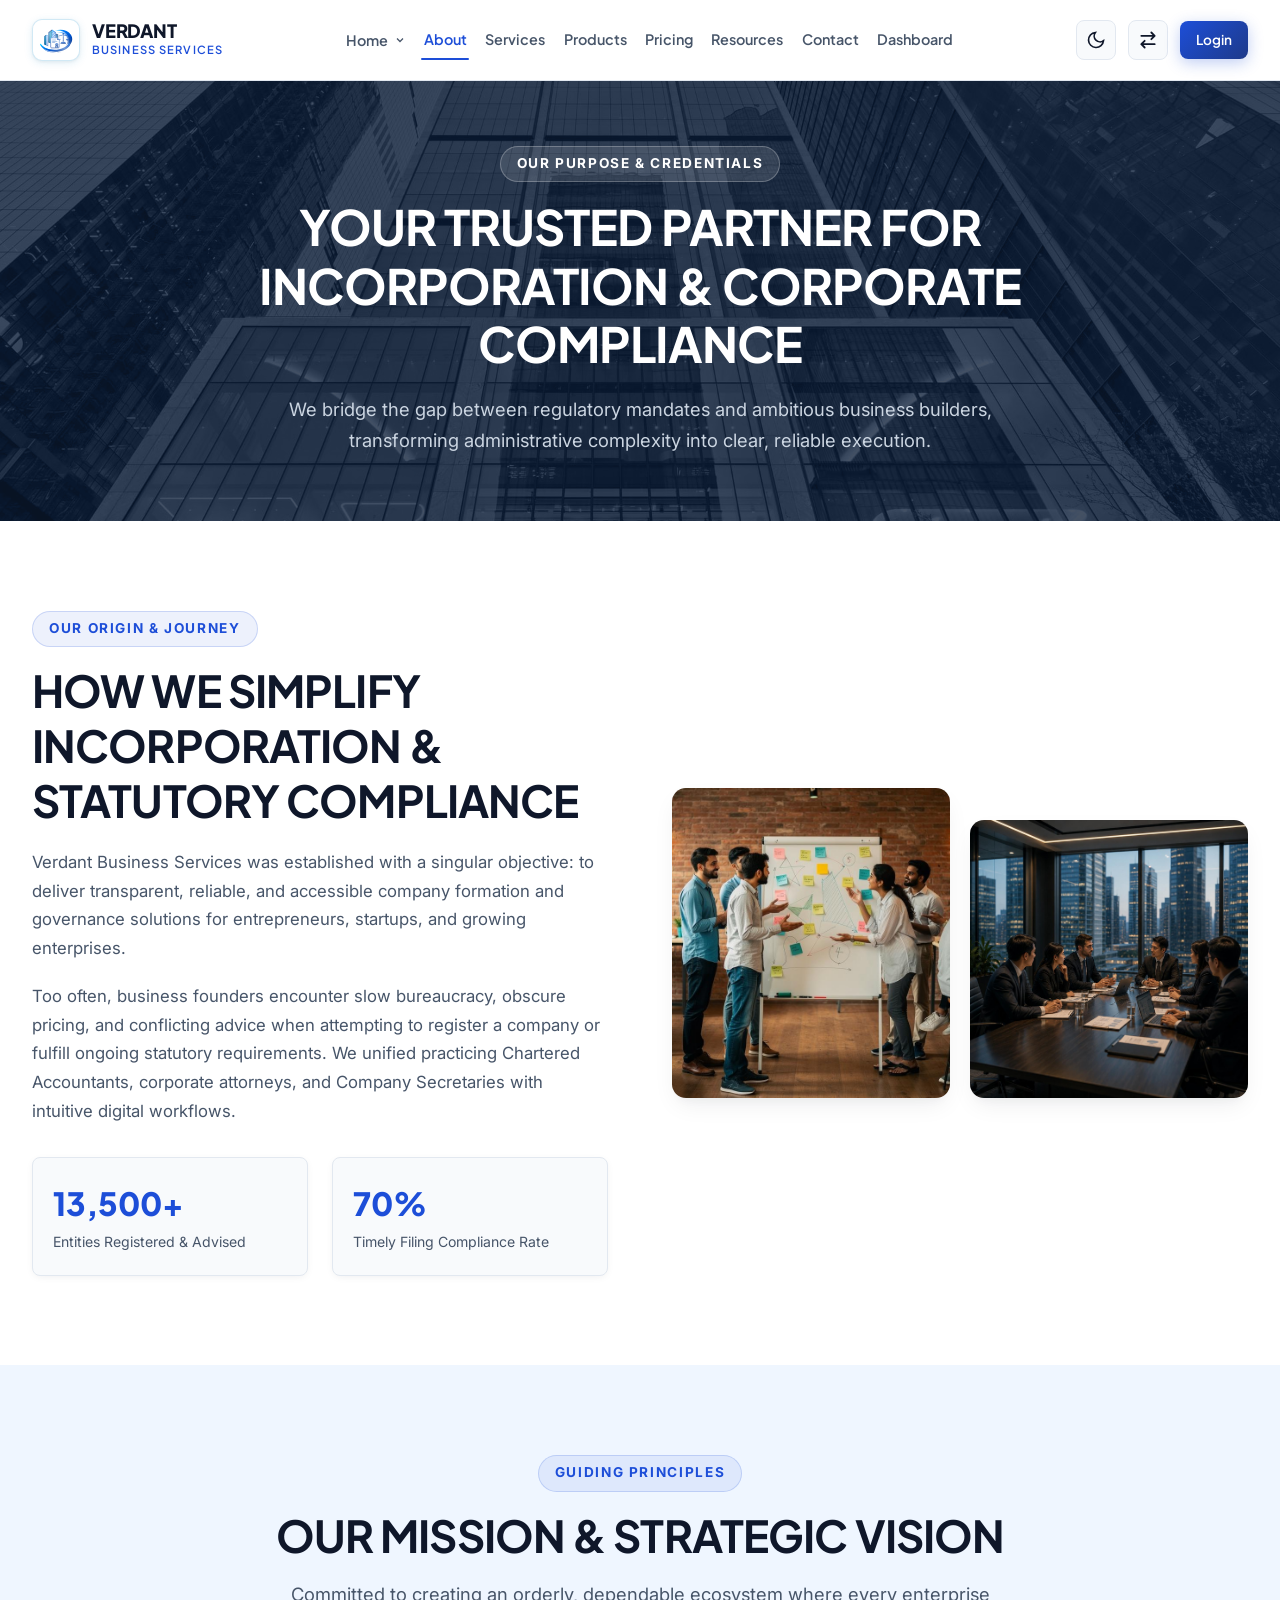
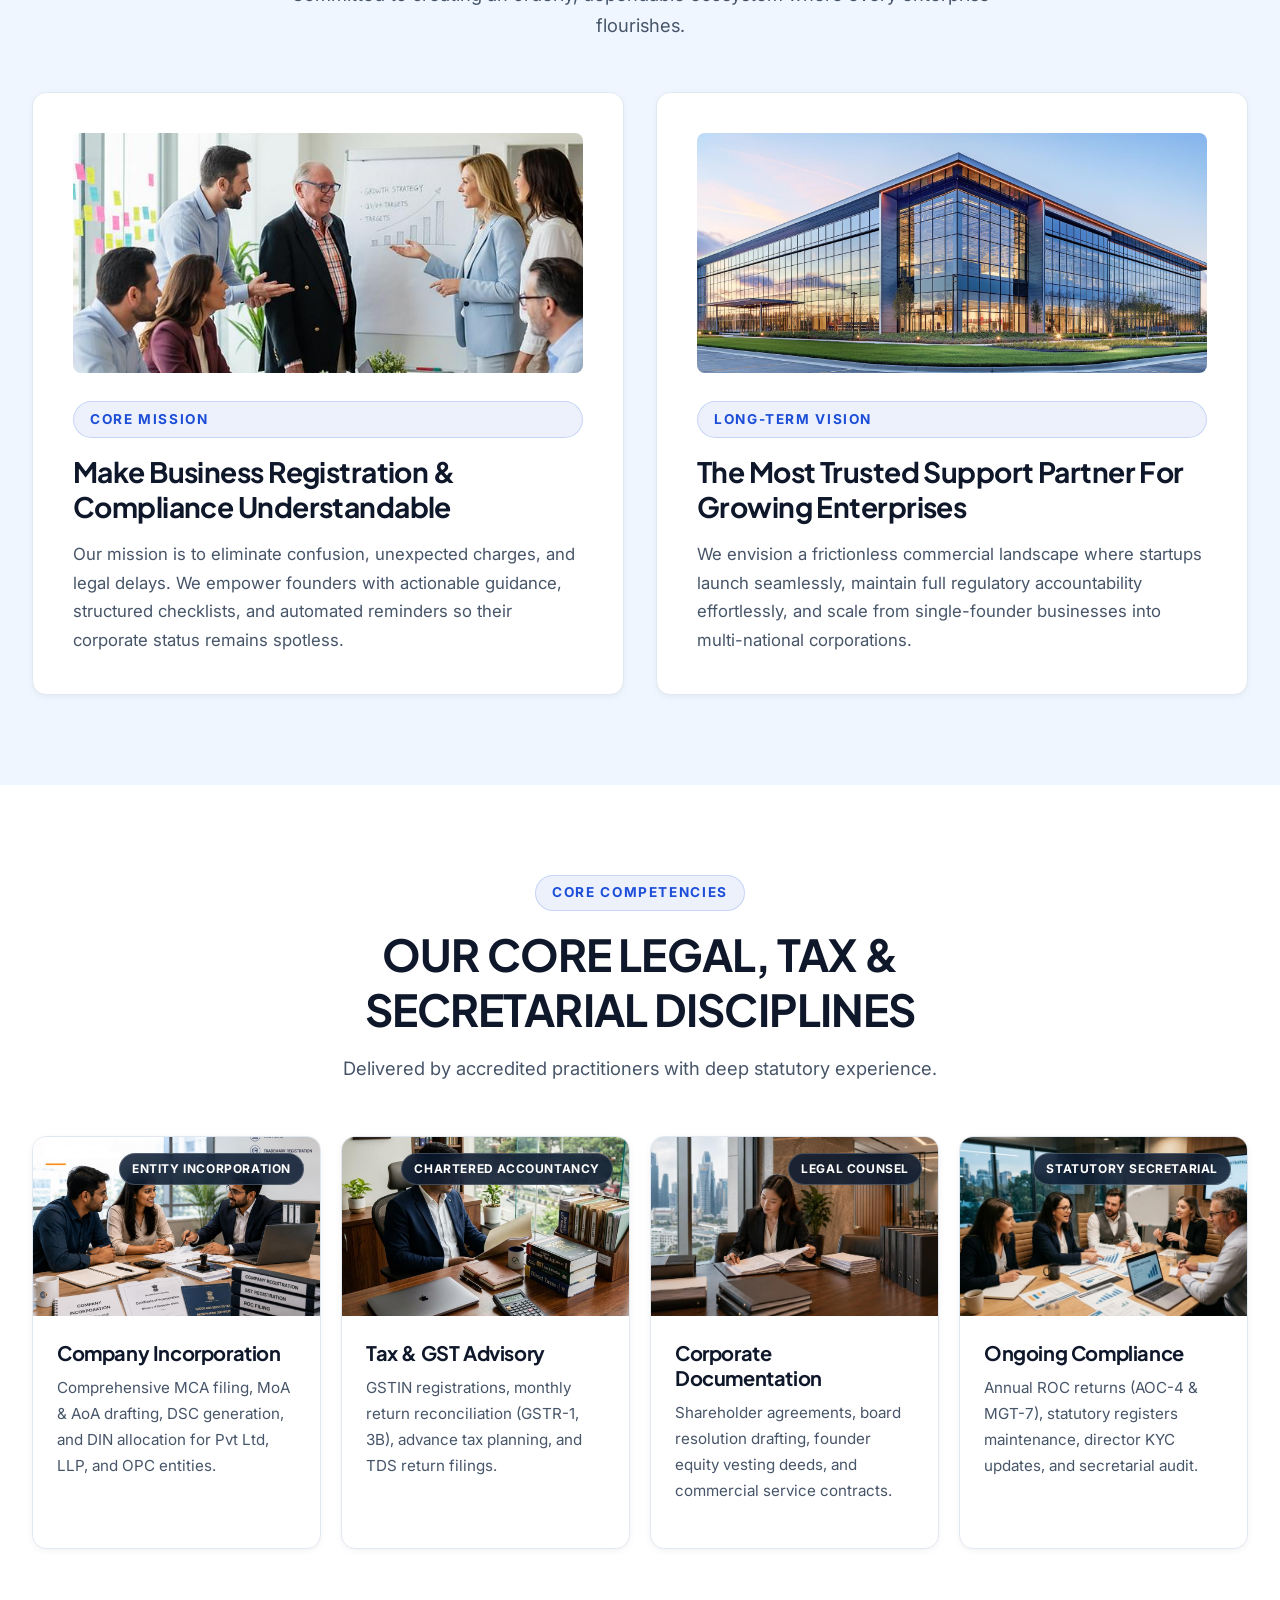
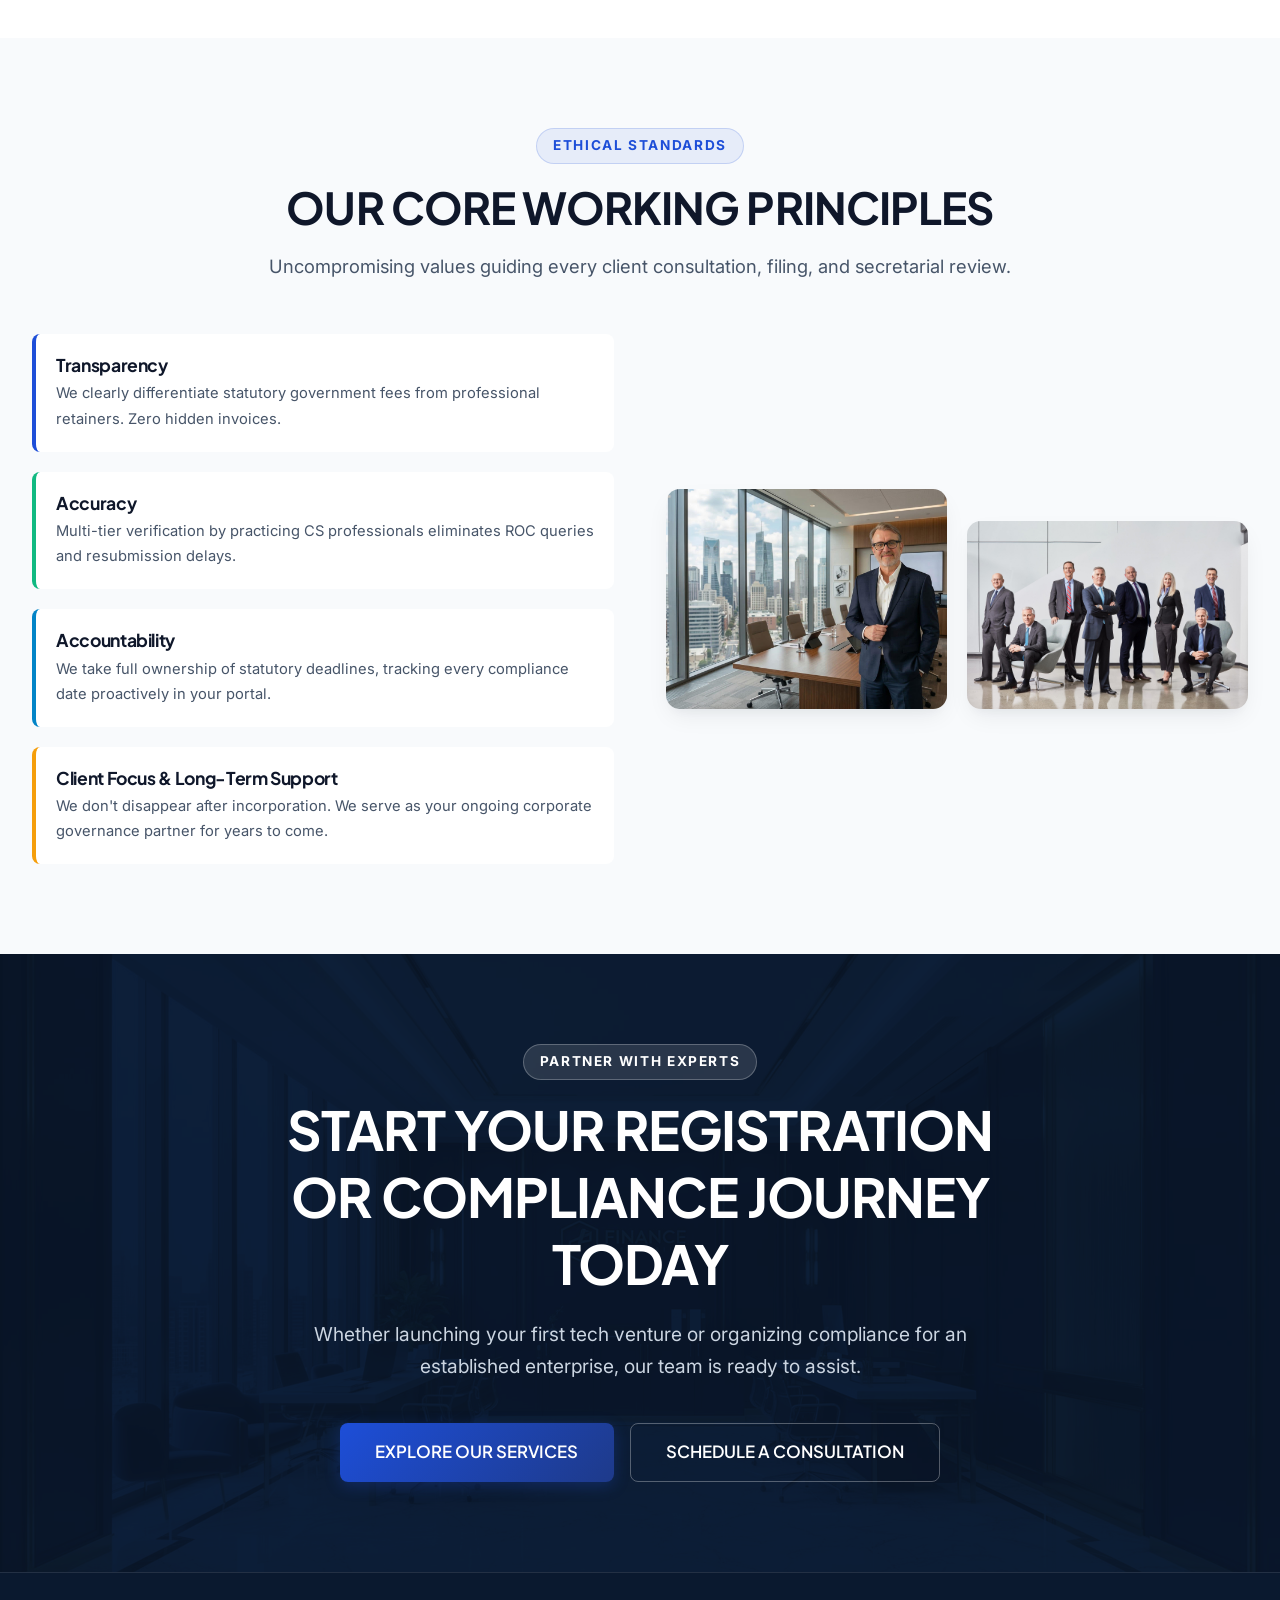
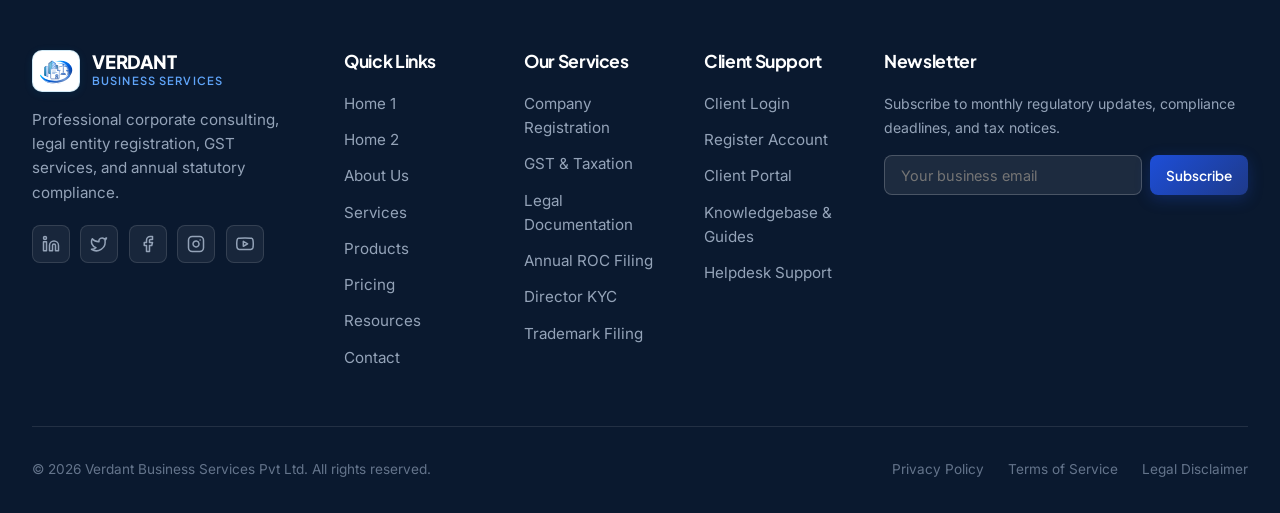
<file: about.html>
<!DOCTYPE html>
<html lang="en">
<head>
  <meta charset="UTF-8">
  <meta name="viewport" content="width=device-width, initial-scale=1.0">
  <title>About Us | Verdant Business Services</title>
  <meta name="description" content="Learn about Verdant Business Services, our corporate advisory mission, chartered secretarial expertise, and commitment to transparent company registration and governance.">
  <link rel="preconnect" href="https://fonts.googleapis.com">
  <link rel="preconnect" href="https://fonts.gstatic.com" crossorigin>
  <link href="https://fonts.googleapis.com/css2?family=Inter:wght@400;500;600;700&family=Plus+Jakarta+Sans:wght@500;600;700;800&display=swap" rel="stylesheet">
  <link rel="stylesheet" href="assets/css/style.css">
  <link rel="stylesheet" href="assets/css/responsive.css">
  <script src="assets/js/theme.js"></script>
  <link rel="icon" type="image/svg+xml" href="assets/images/logo.svg">
  <link rel="alternate icon" type="image/png" href="assets/images/website-logo.png">
</head>
<body>

  <!-- Sticky Global Header -->
  <header class="site-header" id="siteHeader">
    <div class="container nav-container">
      <a href="index.html" class="brand-logo" aria-label="Verdant Business Services Homepage">
        <div class="brand-icon-box">
          <img src="assets/images/logo.svg" alt="Verdant Logo" class="brand-logo-img">
        </div>
        <div class="brand-title-wrap">
          <span class="brand-title">VERDANT</span>
          <span class="brand-subtitle">Business Services</span>
        </div>
      </a>

      <!-- Desktop Navigation Menu -->
      <nav class="nav-menu" aria-label="Primary Navigation">
        <div class="nav-dropdown">
          <button class="nav-link nav-dropdown-btn" aria-expanded="false" aria-haspopup="true">
            <span>Home</span>
            <svg class="dropdown-arrow" width="12" height="12" viewBox="0 0 24 24" fill="none" stroke="currentColor" stroke-width="2.5"><path d="M6 9l6 6 6-6"/></svg>
          </button>
          <div class="dropdown-menu">
            <a href="index.html" class="dropdown-item">Home 1</a>
            <a href="home-2.html" class="dropdown-item">Home 2</a>
          </div>
        </div>
        <a href="about.html" class="nav-link active">About</a>
        <a href="services.html" class="nav-link">Services</a>
        <a href="products.html" class="nav-link">Products</a>
        <a href="pricing.html" class="nav-link">Pricing</a>
        <a href="resources.html" class="nav-link">Resources</a>
        <a href="contact.html" class="nav-link">Contact</a>
        <a href="dashboard.html" class="nav-link">Dashboard</a>
      </nav>

      <!-- Right Controls -->
      <div class="header-actions">
        <button class="toggle-btn theme-toggle-btn" aria-label="Toggle light and dark theme"></button>
        <button class="toggle-btn rtl-toggle-btn" aria-label="Toggle RTL mode" title="Right to Left / Left to Right">
          <svg width="20" height="20" viewBox="0 0 24 24" fill="none" stroke="currentColor" stroke-width="2.2" stroke-linecap="round" stroke-linejoin="round" aria-hidden="true">
            <path d="M4 7h16M16 3l4 4-4 4"/>
            <path d="M20 17H4M8 21l-4-4 4-4"/>
          </svg>
        </button>
        <a href="login.html" class="btn btn-primary btn-sm">Login</a>
        <button class="hamburger-btn" aria-label="Open mobile navigation menu">
          <span class="hamburger-line"></span>
          <span class="hamburger-line"></span>
          <span class="hamburger-line"></span>
        </button>
      </div>
    </div>
  </header>

  <!-- Mobile Drawer -->
  <div class="mobile-drawer" id="mobileDrawer">
    <div class="mobile-dropdown">
      <button class="mobile-nav-link mobile-dropdown-btn" aria-expanded="true">
        <span>Home</span>
        <svg class="dropdown-arrow" width="14" height="14" viewBox="0 0 24 24" fill="none" stroke="currentColor" stroke-width="2.5"><path d="M6 9l6 6 6-6"/></svg>
      </button>
      <div class="mobile-submenu">
        <a href="index.html" class="mobile-sublink">Home 1</a>
        <a href="home-2.html" class="mobile-sublink">Home 2</a>
      </div>
    </div>
    <a href="about.html" class="mobile-nav-link active">About</a>
    <a href="services.html" class="mobile-nav-link">Services</a>
    <a href="products.html" class="mobile-nav-link">Products</a>
    <a href="pricing.html" class="mobile-nav-link">Pricing</a>
    <a href="resources.html" class="mobile-nav-link">Resources</a>
    <a href="contact.html" class="mobile-nav-link">Contact</a>
    <a href="dashboard.html" class="mobile-nav-link">Dashboard</a>
    <div class="mobile-drawer-toggles">
      <button class="toggle-btn theme-toggle-btn" aria-label="Toggle light and dark theme" title="Toggle Light / Dark Theme"></button>
      <button class="toggle-btn rtl-toggle-btn" aria-label="Toggle RTL mode" title="Right to Left / Left to Right">
        <svg width="20" height="20" viewBox="0 0 24 24" fill="none" stroke="currentColor" stroke-width="2.2" stroke-linecap="round" stroke-linejoin="round" aria-hidden="true">
          <path d="M4 7h16M16 3l4 4-4 4"/>
          <path d="M20 17H4M8 21l-4-4 4-4"/>
        </svg>
      </button>
    </div>
    <div class="mobile-actions">
      <a href="login.html" class="btn btn-primary btn-block">Login</a>
    </div>
  </div>

  <main>
    <!-- 01. HERO (image-15.png) -->
    <section class="section section-navy page-hero-banner" style="position: relative; overflow: hidden; min-height: 440px; display: flex; align-items: center; justify-content: center; padding-block: clamp(4.5rem, 7vw, 6.5rem);">
      <div style="position: absolute; inset: 0; opacity: 0.25; mix-blend-mode: luminosity;">
        <img src="images/image-15.png" alt="Dramatic Corporate Glass Skyscraper reaching into the sky" style="width: 100%; height: 100%; object-fit: cover;">
      </div>
      <div class="container" style="position: relative; z-index: 2; text-align: center; max-width: 860px;">
        <div class="eyebrow" style="background: rgba(255,255,255,0.12); color: #FFFFFF; border-color: rgba(255,255,255,0.25);">
          OUR PURPOSE & CREDENTIALS
        </div>
        <h1 style="font-size: clamp(2.2rem, 3.8vw, 3.4rem); line-height: 1.2; margin-bottom: 1.25rem; color: #FFFFFF;">
          YOUR TRUSTED PARTNER FOR INCORPORATION &amp; CORPORATE COMPLIANCE
        </h1>
        <p style="font-size: 1.15rem; color: #CBD5E1; line-height: 1.7; max-width: 720px; margin: 0 auto;">
          We bridge the gap between regulatory mandates and ambitious business builders, transforming administrative complexity into clear, reliable execution.
        </p>
      </div>
    </section>

    <!-- 02. OUR STORY (image-79.png & image-13.png) -->
    <section class="section about-story-section" id="about-story">
      <div class="container">
        <div class="grid-2" style="gap: clamp(2rem, 5vw, 4.5rem); align-items: center;">
          <div>
            <div class="eyebrow">OUR ORIGIN & JOURNEY</div>
            <h2 style="margin-bottom: 1.25rem;">HOW WE SIMPLIFY INCORPORATION &amp; STATUTORY COMPLIANCE</h2>
            <p style="margin-bottom: 1.25rem;">
              Verdant Business Services was established with a singular objective: to deliver transparent, reliable, and accessible company formation and governance solutions for entrepreneurs, startups, and growing enterprises.
            </p>
            <p style="margin-bottom: 1.25rem;">
              Too often, business founders encounter slow bureaucracy, obscure pricing, and conflicting advice when attempting to register a company or fulfill ongoing statutory requirements. We unified practicing Chartered Accountants, corporate attorneys, and Company Secretaries with intuitive digital workflows.
            </p>
            <div class="about-story-stats">
              <div class="about-stat-card">
                <div class="counter-val" data-target="15000" data-suffix="+">0</div>
                <span>Entities Registered &amp; Advised</span>
              </div>
              <div class="about-stat-card">
                <div class="counter-val" data-target="99" data-suffix="%">0</div>
                <span>Timely Filing Compliance Rate</span>
              </div>
            </div>
          </div>

          <!-- Dual Visual Composition: image-79.png & image-13.png -->
          <div class="about-story-visuals dual-visual-grid">
            <div class="about-story-img-wrap dual-visual-img-wrap" data-tilt>
              <img src="images/image-79.png" alt="Founding team in brick-accented workspace with warm filament lighting">
            </div>
            <div class="about-story-img-wrap dual-visual-img-wrap about-story-img-offset dual-visual-offset" data-tilt>
              <img src="images/image-13.png" alt="Executive corporate boardroom at night overlooking city skyline">
            </div>
          </div>
        </div>
      </div>
    </section>

    <!-- 03. OUR MISSION & VISION (image-29.png & image-94.png) -->
    <section class="section section-ice">
      <div class="container">
        <div class="section-header">
          <div class="eyebrow">GUIDING PRINCIPLES</div>
          <h2>OUR MISSION & STRATEGIC VISION</h2>
          <p>Committed to creating an orderly, dependable ecosystem where every enterprise flourishes.</p>
        </div>

        <div class="grid-2">
          <!-- Mission Box -->
          <div class="corp-card" style="padding: 2.5rem;" data-tilt>
            <div style="width: 100%; height: 240px; border-radius: var(--radius-sm); overflow: hidden; margin-bottom: 1.75rem;">
              <img src="images/image-29.png" alt="Executive team presenting growth strategy and quarterly targets" style="width: 100%; height: 100%; object-fit: cover;">
            </div>
            <span class="eyebrow">Core Mission</span>
            <h3 style="margin-bottom: 1rem;">Make Business Registration & Compliance Understandable</h3>
            <p>Our mission is to eliminate confusion, unexpected charges, and legal delays. We empower founders with actionable guidance, structured checklists, and automated reminders so their corporate status remains spotless.</p>
          </div>

          <!-- Vision Box -->
          <div class="corp-card" style="padding: 2.5rem;" data-tilt>
            <div style="width: 100%; height: 240px; border-radius: var(--radius-sm); overflow: hidden; margin-bottom: 1.75rem;">
              <img src="images/image-94.png" alt="Modern multi-story commercial corporate headquarters at twilight" style="width: 100%; height: 100%; object-fit: cover;">
            </div>
            <span class="eyebrow">Long-Term Vision</span>
            <h3 style="margin-bottom: 1rem;">The Most Trusted Support Partner For Growing Enterprises</h3>
            <p>We envision a frictionless commercial landscape where startups launch seamlessly, maintain full regulatory accountability effortlessly, and scale from single-founder businesses into multi-national corporations.</p>
          </div>
        </div>
      </div>
    </section>

    <!-- 04. OUR EXPERTISE (4 Visual Areas - Even Number Rule) -->
    <section class="section">
      <div class="container">
        <div class="section-header">
          <div class="eyebrow">CORE COMPETENCIES</div>
          <h2>OUR CORE LEGAL, TAX &amp; SECRETARIAL DISCIPLINES</h2>
          <p>Delivered by accredited practitioners with deep statutory experience.</p>
        </div>

        <div class="grid-4">
          <!-- Area 1: Company Incorporation (image-59.png) -->
          <div class="corp-card" data-tilt>
            <div class="card-img-wrap">
              <img src="images/image-59.png" alt="Ministry of Corporate Affairs Certificate of Incorporation and GST dossier">
              <span class="card-badge">Entity Incorporation</span>
            </div>
            <div class="card-body">
              <h4 class="card-title">Company Incorporation</h4>
              <p class="card-desc">Comprehensive MCA filing, MoA & AoA drafting, DSC generation, and DIN allocation for Pvt Ltd, LLP, and OPC entities.</p>
            </div>
          </div>

          <!-- Area 2: Tax & GST Support (image-72.png) -->
          <div class="corp-card" data-tilt>
            <div class="card-img-wrap">
              <img src="images/image-72.png" alt="Chartered Accountant with Direct Taxes and GST Law textbooks">
              <span class="card-badge">Chartered Accountancy</span>
            </div>
            <div class="card-body">
              <h4 class="card-title">Tax & GST Advisory</h4>
              <p class="card-desc">GSTIN registrations, monthly return reconciliation (GSTR-1, 3B), advance tax planning, and TDS return filings.</p>
            </div>
          </div>

          <!-- Area 3: Corporate Documentation (image-4.png) -->
          <div class="corp-card" data-tilt>
            <div class="card-img-wrap">
              <img src="images/image-4.png" alt="Corporate legal counsel examining document binders in executive office">
              <span class="card-badge">Legal Counsel</span>
            </div>
            <div class="card-body">
              <h4 class="card-title">Corporate Documentation</h4>
              <p class="card-desc">Shareholder agreements, board resolution drafting, founder equity vesting deeds, and commercial service contracts.</p>
            </div>
          </div>

          <!-- Area 4: Ongoing Compliance (image-21.png) -->
          <div class="corp-card" data-tilt>
            <div class="card-img-wrap">
              <img src="images/image-21.png" alt="Corporate professionals reviewing strategic growth plans and KPIs">
              <span class="card-badge">Statutory Secretarial</span>
            </div>
            <div class="card-body">
              <h4 class="card-title">Ongoing Compliance</h4>
              <p class="card-desc">Annual ROC returns (AOC-4 & MGT-7), statutory registers maintenance, director KYC updates, and secretarial audit.</p>
            </div>
          </div>
        </div>
      </div>
    </section>

    <!-- 05. OUR WORKING PRINCIPLES (image-97.png & image-40.png) -->
    <section class="section section-alt">
      <div class="container">
        <div class="section-header">
          <div class="eyebrow">ETHICAL STANDARDS</div>
          <h2>OUR CORE WORKING PRINCIPLES</h2>
          <p>Uncompromising values guiding every client consultation, filing, and secretarial review.</p>
        </div>

        <div class="grid-2" style="gap: clamp(2rem, 4vw, 4rem); align-items: center;">
          <!-- Left: Principles List -->
          <div style="display: flex; flex-direction: column; gap: 1.25rem;">
            <div style="padding: 1.25rem; background-color: var(--bg-card); border-radius: var(--radius-sm); border-left: 4px solid var(--color-primary);">
              <h4 style="font-size: 1.1rem; margin-bottom: 0.35rem;">Transparency</h4>
              <p style="font-size: 0.92rem; margin-bottom: 0;">We clearly differentiate statutory government fees from professional retainers. Zero hidden invoices.</p>
            </div>

            <div style="padding: 1.25rem; background-color: var(--bg-card); border-radius: var(--radius-sm); border-left: 4px solid #10B981;">
              <h4 style="font-size: 1.1rem; margin-bottom: 0.35rem;">Accuracy</h4>
              <p style="font-size: 0.92rem; margin-bottom: 0;">Multi-tier verification by practicing CS professionals eliminates ROC queries and resubmission delays.</p>
            </div>

            <div style="padding: 1.25rem; background-color: var(--bg-card); border-radius: var(--radius-sm); border-left: 4px solid #0284C7;">
              <h4 style="font-size: 1.1rem; margin-bottom: 0.35rem;">Accountability</h4>
              <p style="font-size: 0.92rem; margin-bottom: 0;">We take full ownership of statutory deadlines, tracking every compliance date proactively in your portal.</p>
            </div>

            <div style="padding: 1.25rem; background-color: var(--bg-card); border-radius: var(--radius-sm); border-left: 4px solid #F59E0B;">
              <h4 style="font-size: 1.1rem; margin-bottom: 0.35rem;">Client Focus & Long-Term Support</h4>
              <p style="font-size: 0.92rem; margin-bottom: 0;">We don't disappear after incorporation. We serve as your ongoing corporate governance partner for years to come.</p>
            </div>
          </div>

          <!-- Right: Leadership Visual Pair (image-97.png & image-40.png) -->
          <div class="about-leadership-visuals dual-visual-grid">
            <div class="about-story-img-wrap dual-visual-img-wrap" data-tilt>
              <img src="images/image-97.png" alt="Managing Partner standing in high-rise boardroom overlooking city">
            </div>
            <div class="about-story-img-wrap dual-visual-img-wrap about-story-img-offset dual-visual-offset" data-tilt>
              <img src="images/image-40.png" alt="Senior corporate advisory board of directors">
            </div>
          </div>
        </div>
      </div>
    </section>

    <!-- 06. FINAL CTA (image-93.png) -->
    <section class="section section-navy" style="position: relative; overflow: hidden;">
      <div style="position: absolute; inset: 0; opacity: 0.25; mix-blend-mode: overlay;">
        <img src="images/image-93.png" alt="Luxury Corporate Office Suite with Navy Wainscoting" style="width: 100%; height: 100%; object-fit: cover;">
      </div>
      <div class="container" style="position: relative; z-index: 2; text-align: center; max-width: 820px;">
        <div class="eyebrow" style="background: rgba(255,255,255,0.12); color: #FFFFFF; border-color: rgba(255,255,255,0.25);">PARTNER WITH EXPERTS</div>
        <h2 style="font-size: clamp(2.2rem, 4.2vw, 3.4rem); margin-bottom: 1.25rem;">START YOUR REGISTRATION OR COMPLIANCE JOURNEY TODAY</h2>
        <p style="font-size: 1.2rem; color: #CBD5E1; margin-bottom: 2.5rem;">
          Whether launching your first tech venture or organizing compliance for an established enterprise, our team is ready to assist.
        </p>
        <div style="display: flex; gap: 1rem; justify-content: center; flex-wrap: wrap;" class="cta-btn-group">
          <a href="services.html#company-registration" class="btn btn-primary btn-lg">EXPLORE OUR SERVICES</a>
          <a href="contact.html#contact-form-section" class="btn btn-outline-white btn-lg">SCHEDULE A CONSULTATION</a>
        </div>
      </div>
    </section>
  </main>

  <!-- Global Footer -->
  <footer class="site-footer">
    <div class="container">
      <div class="footer-top">
                <div class="footer-brand">
          <a href="index.html" class="brand-logo" style="color: #FFFFFF;">
            <div class="brand-icon-box">
              <img src="assets/images/logo.svg" alt="Verdant Logo" class="brand-logo-img">
            </div>
            <div class="brand-title-wrap">
              <span class="brand-title" style="color: #FFFFFF;">VERDANT</span>
              <span class="brand-subtitle" style="color: #60A5FA;">Business Services</span>
            </div>
          </a>
          <p>Professional corporate consulting, legal entity registration, GST services, and annual statutory compliance.</p>
          <div class="footer-social-links" aria-label="Social media links">
            <a href="https://linkedin.com" class="footer-social-link" aria-label="LinkedIn" target="_blank" rel="noopener noreferrer">
              <svg width="18" height="18" viewBox="0 0 24 24" fill="none" stroke="currentColor" stroke-width="2" stroke-linecap="round" stroke-linejoin="round"><path d="M16 8a6 6 0 0 1 6 6v7h-4v-7a2 2 0 0 0-2-2 2 2 0 0 0-2 2v7h-4v-7a6 6 0 0 1 6-6z"/><rect x="2" y="9" width="4" height="12"/><circle cx="4" cy="4" r="2"/></svg>
            </a>
            <a href="https://twitter.com" class="footer-social-link" aria-label="Twitter" target="_blank" rel="noopener noreferrer">
              <svg width="18" height="18" viewBox="0 0 24 24" fill="none" stroke="currentColor" stroke-width="2" stroke-linecap="round" stroke-linejoin="round"><path d="M22 4s-.7 2.1-2 3.4c1.6 10-9.4 17.3-18 11.6 2.2.1 4.4-.6 6-2C3 15.5.5 9.6 3 5c2.2 2.6 5.6 4.1 9 4-.9-4.2 4-6.6 7-3.8 1.1 0 3-1.2 3-1.2z"/></svg>
            </a>
            <a href="https://facebook.com" class="footer-social-link" aria-label="Facebook" target="_blank" rel="noopener noreferrer">
              <svg width="18" height="18" viewBox="0 0 24 24" fill="none" stroke="currentColor" stroke-width="2" stroke-linecap="round" stroke-linejoin="round"><path d="M18 2h-3a5 5 0 0 0-5 5v3H7v4h3v8h4v-8h3l1-4h-4V7a1 1 0 0 1 1-1h3z"/></svg>
            </a>
            <a href="https://instagram.com" class="footer-social-link" aria-label="Instagram" target="_blank" rel="noopener noreferrer">
              <svg width="18" height="18" viewBox="0 0 24 24" fill="none" stroke="currentColor" stroke-width="2" stroke-linecap="round" stroke-linejoin="round"><rect x="2" y="2" width="20" height="20" rx="5" ry="5"/><path d="M16 11.37A4 4 0 1 1 12.63 8 4 4 0 0 1 16 11.37z"/><line x1="17.5" y1="6.5" x2="17.51" y2="6.5"/></svg>
            </a>
            <a href="https://youtube.com" class="footer-social-link" aria-label="YouTube" target="_blank" rel="noopener noreferrer">
              <svg width="18" height="18" viewBox="0 0 24 24" fill="none" stroke="currentColor" stroke-width="2" stroke-linecap="round" stroke-linejoin="round"><path d="M22.54 6.42a2.78 2.78 0 0 0-1.94-2C18.88 4 12 4 12 4s-6.88 0-8.6.46a2.78 2.78 0 0 0-1.94 2A29 29 0 0 0 1 11.75a29 29 0 0 0 .46 5.33A2.78 2.78 0 0 0 3.4 19c1.72.46 8.6.46 8.6.46s6.88 0 8.6-.46a2.78 2.78 0 0 0 1.94-2 29 29 0 0 0 .46-5.25 29 29 0 0 0-.46-5.33z"/><polygon points="9.75 15.02 15.5 11.75 9.75 8.48 9.75 15.02"/></svg>
            </a>
          </div>
        </div>

        <div class="footer-col">
          <h4>Quick Links</h4>
          <div class="footer-links">
            <a href="index.html" class="footer-link">Home 1</a>
            <a href="home-2.html" class="footer-link">Home 2</a>
            <a href="about.html" class="footer-link">About Us</a>
            <a href="services.html" class="footer-link">Services</a>
            <a href="products.html" class="footer-link">Products</a>
            <a href="pricing.html" class="footer-link">Pricing</a>
            <a href="resources.html" class="footer-link">Resources</a>
            <a href="contact.html" class="footer-link">Contact</a>
          </div>
        </div>

        <div class="footer-col">
          <h4>Our Services</h4>
          <div class="footer-links">
            <a href="services.html" class="footer-link">Company Registration</a>
            <a href="services.html" class="footer-link">GST & Taxation</a>
            <a href="services.html" class="footer-link">Legal Documentation</a>
            <a href="services.html" class="footer-link">Annual ROC Filing</a>
            <a href="services.html" class="footer-link">Director KYC</a>
            <a href="services.html" class="footer-link">Trademark Filing</a>
          </div>
        </div>

        <div class="footer-col">
          <h4>Client Support</h4>
          <div class="footer-links">
            <a href="login.html" class="footer-link">Client Login</a>
            <a href="register.html" class="footer-link">Register Account</a>
            <a href="dashboard.html" class="footer-link">Client Portal</a>
            <a href="resources.html" class="footer-link">Knowledgebase & Guides</a>
            <a href="contact.html" class="footer-link">Helpdesk Support</a>
          </div>
        </div>

        <div class="footer-col footer-newsletter-col">
          <h4>Newsletter</h4>
          <p style="font-size: 0.88rem; color: #94A3B8; margin-bottom: 1rem;">Subscribe to monthly regulatory updates, compliance deadlines, and tax notices.</p>
          <form class="newsletter-form">
            <input type="email" class="newsletter-input" placeholder="Your business email" required aria-label="Business email for newsletter">
            <button type="submit" class="btn btn-primary btn-sm">Subscribe</button>
          </form>
        </div>
      </div>

      <div class="footer-bottom">
        <div>&copy; 2026 Verdant Business Services Pvt Ltd. All rights reserved.</div>
        <div class="footer-legal-links">
          <a href="contact.html">Privacy Policy</a>
          <a href="contact.html">Terms of Service</a>
          <a href="contact.html">Legal Disclaimer</a>
        </div>
      </div>
    </div>
  </footer>

  <button class="scroll-top-btn" aria-label="Scroll to top of page">↑</button>

  <script src="assets/js/main.js"></script>
  <script src="assets/js/interactions.js"></script>
</body>
</html>
</file>
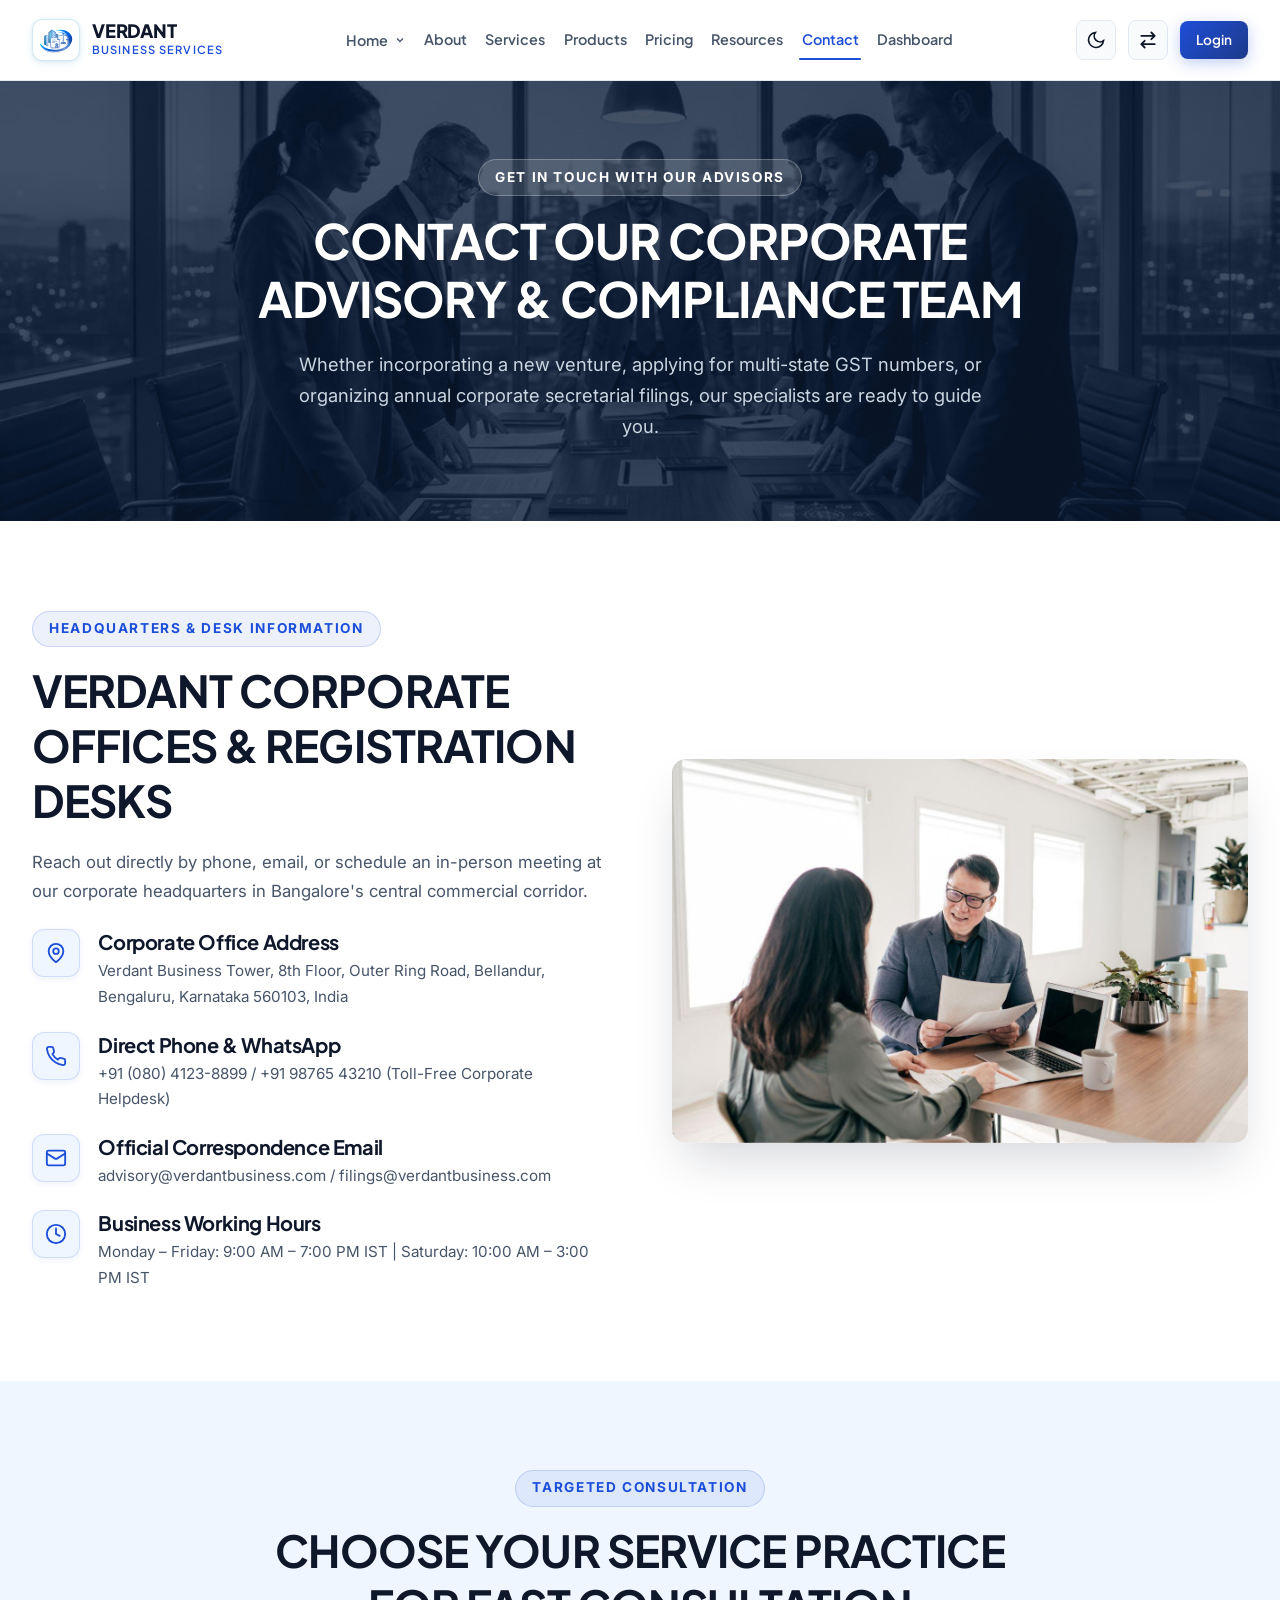
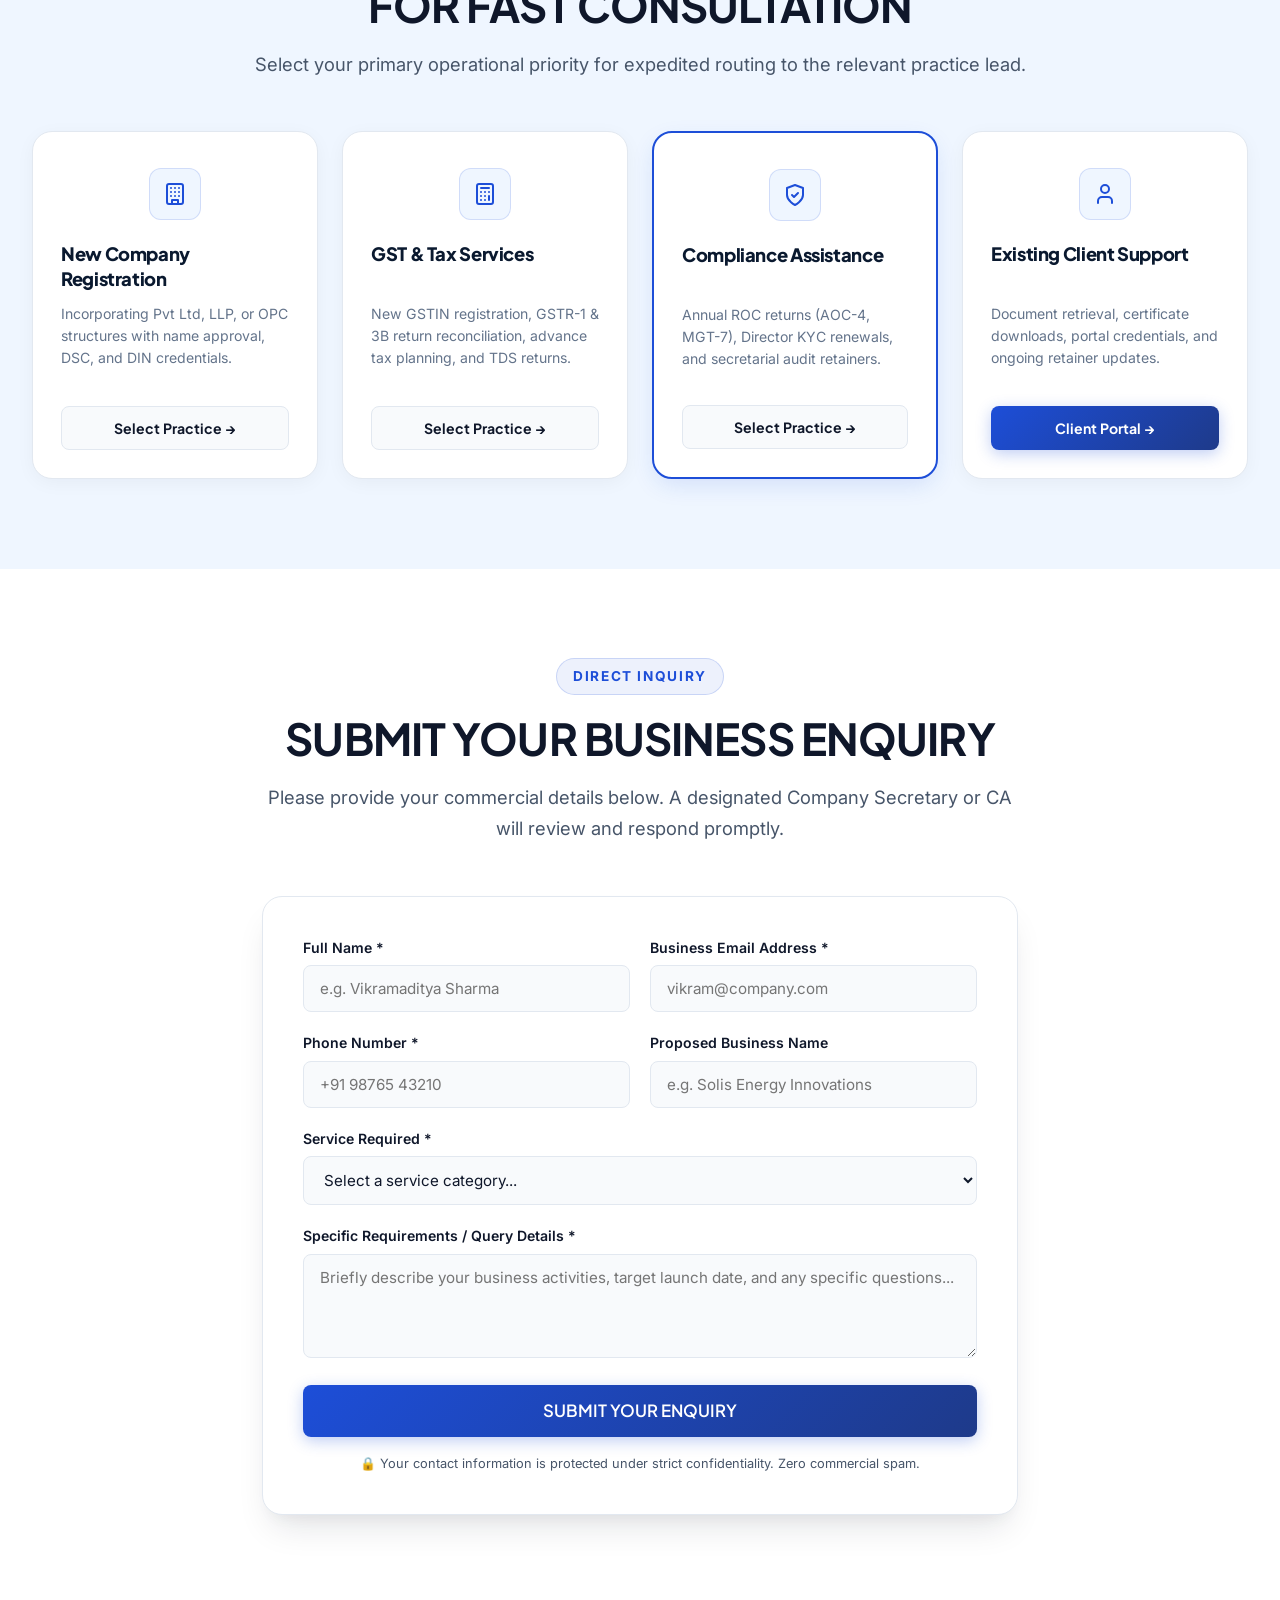
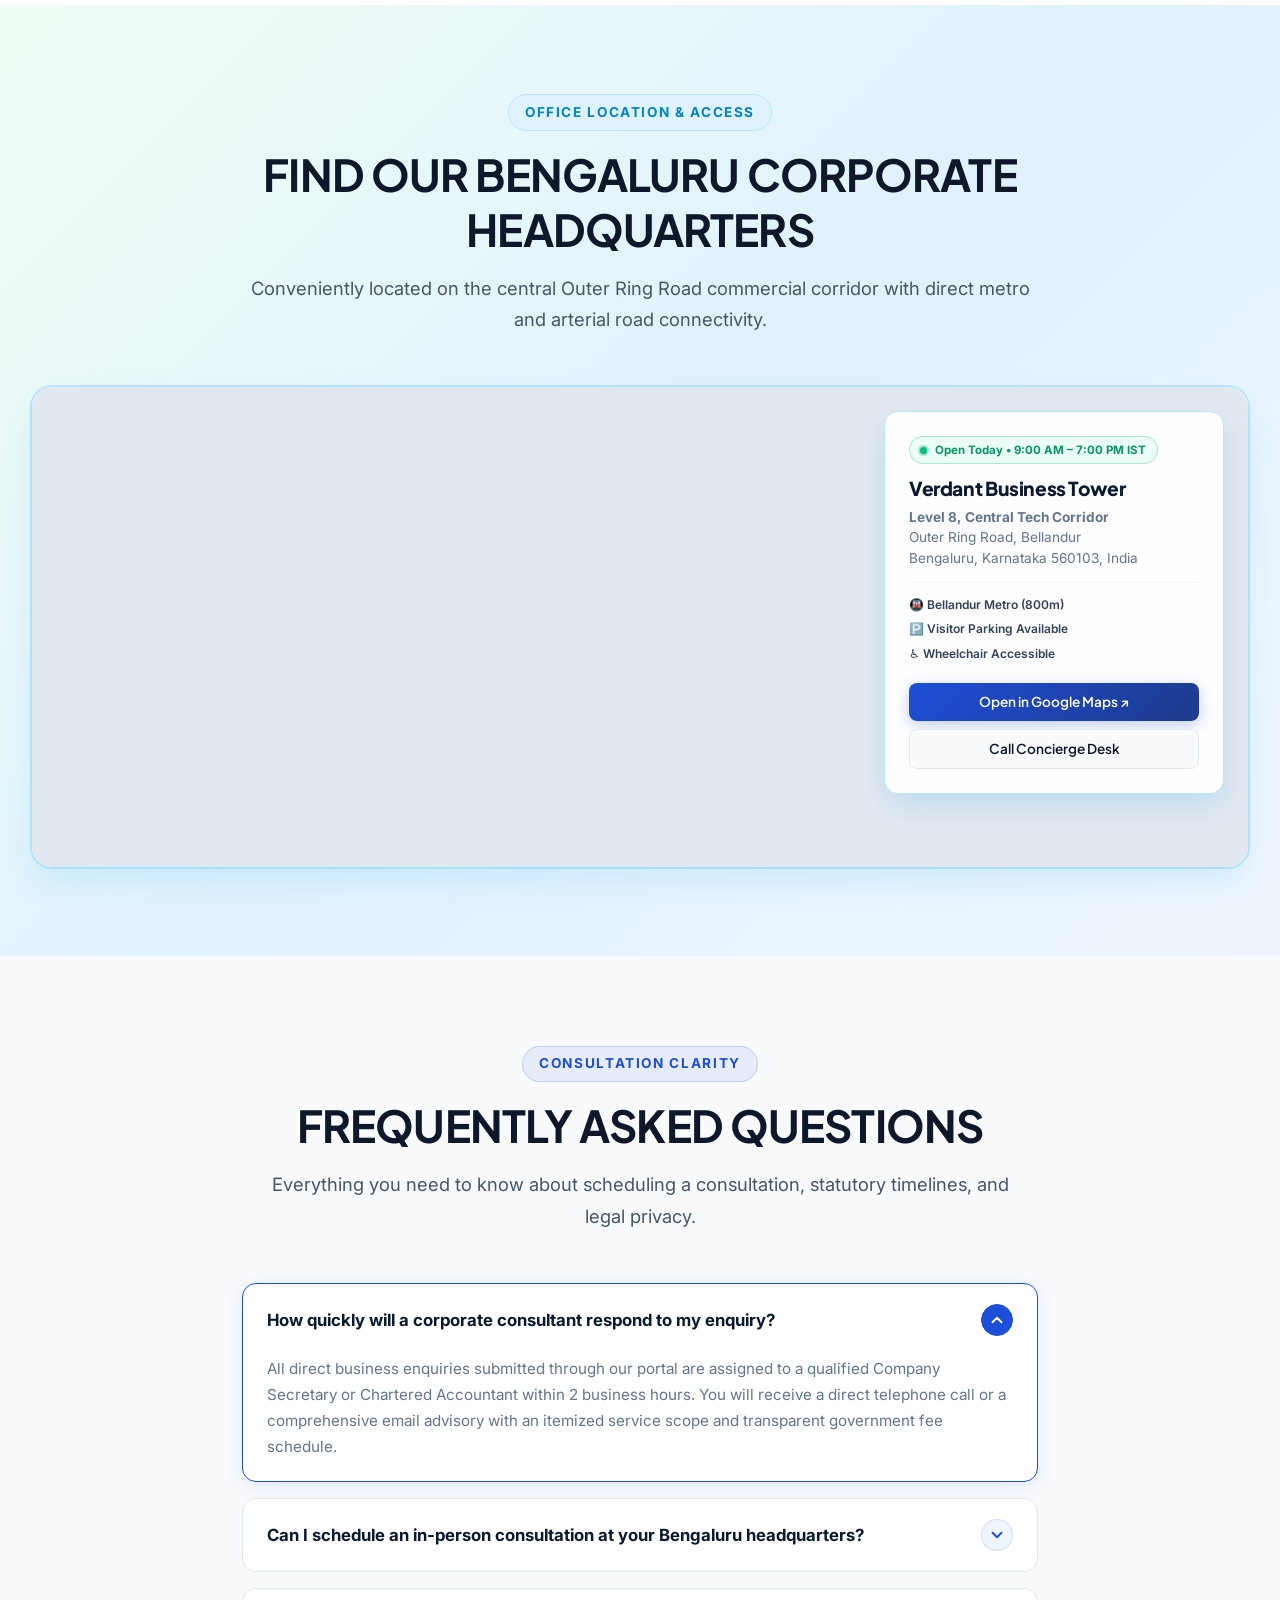
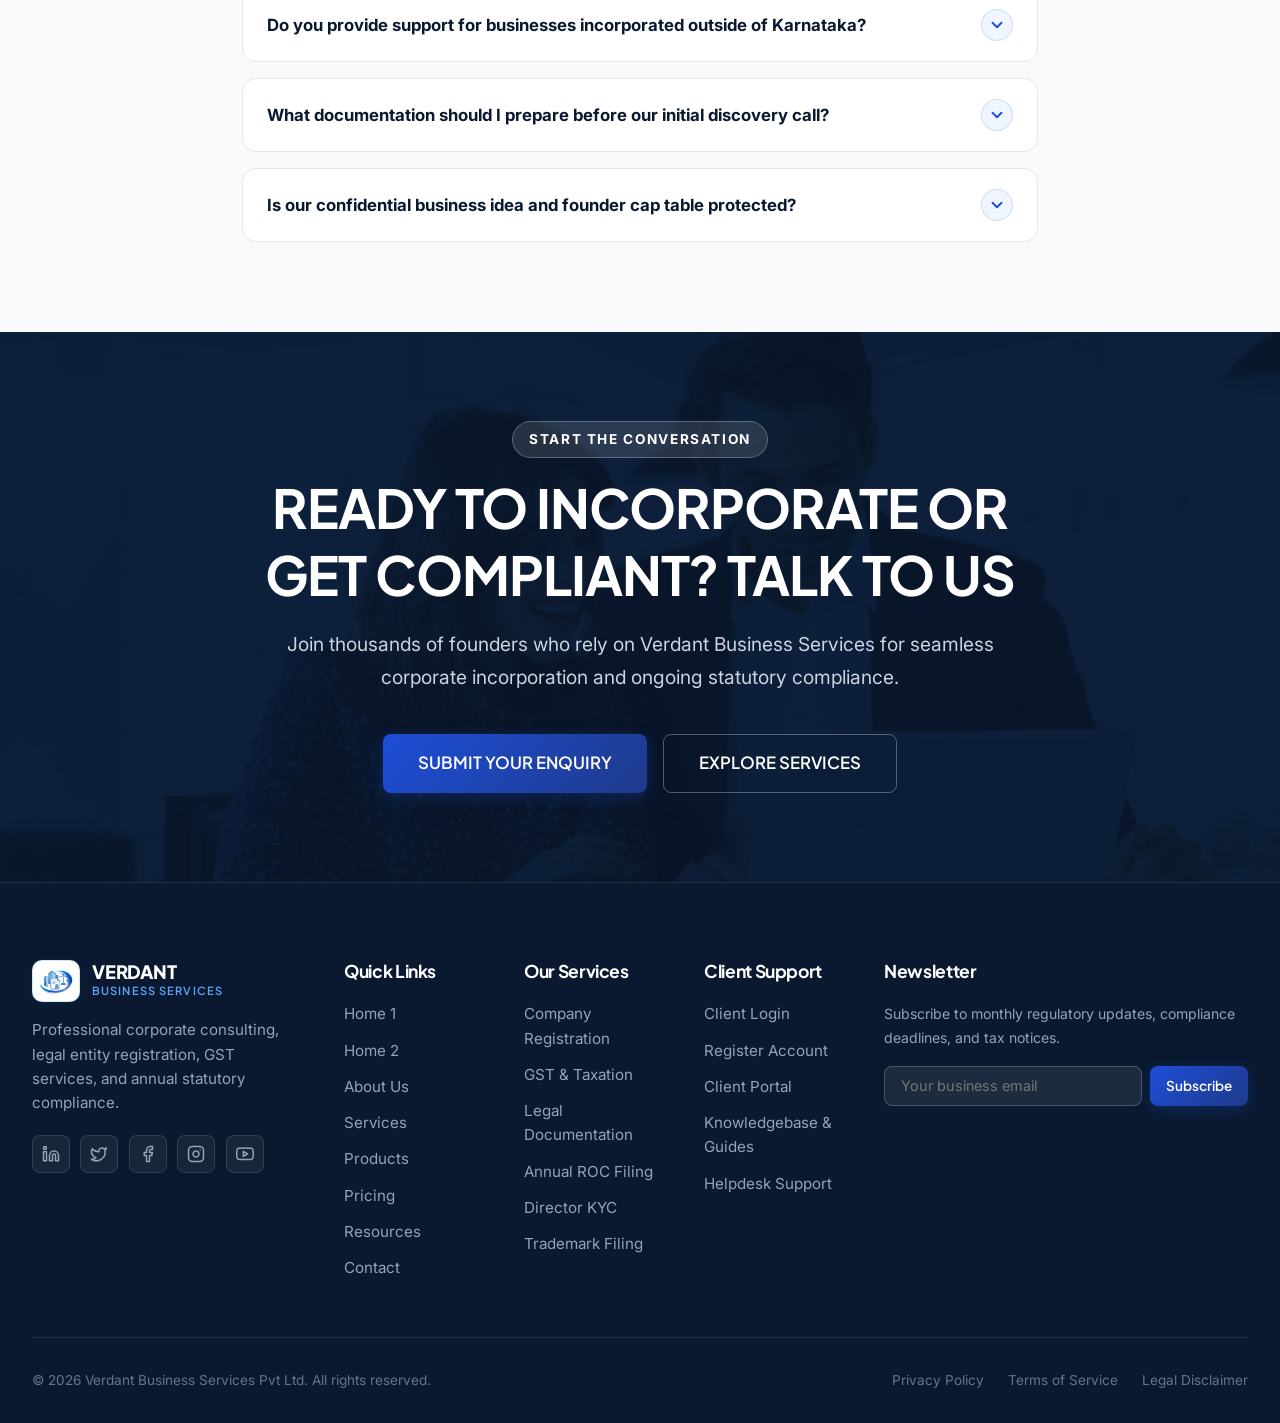
<file: contact.html>
<!DOCTYPE html>
<html lang="en">
<head>
  <meta charset="UTF-8">
  <meta name="viewport" content="width=device-width, initial-scale=1.0">
  <title>Contact Our Corporate Advisory Team | Verdant Business Services</title>
  <meta name="description" content="Get in touch with Verdant Business Services for corporate registration, GST advisory, legal document drafting, and statutory secretarial retainers.">
  <link rel="preconnect" href="https://fonts.googleapis.com">
  <link rel="preconnect" href="https://fonts.gstatic.com" crossorigin>
  <link href="https://fonts.googleapis.com/css2?family=Inter:wght@400;500;600;700&family=Plus+Jakarta+Sans:wght@500;600;700;800&display=swap" rel="stylesheet">
  <link rel="stylesheet" href="assets/css/style.css">
  <link rel="stylesheet" href="assets/css/responsive.css">
  <script src="assets/js/theme.js"></script>
  <link rel="icon" type="image/svg+xml" href="assets/images/logo.svg">
  <link rel="alternate icon" type="image/png" href="assets/images/website-logo.png">
</head>
<body>

  <!-- Sticky Global Header -->
  <header class="site-header" id="siteHeader">
    <div class="container nav-container">
      <a href="index.html" class="brand-logo" aria-label="Verdant Business Services Homepage">
        <div class="brand-icon-box">
          <img src="assets/images/logo.svg" alt="Verdant Logo" class="brand-logo-img">
        </div>
        <div class="brand-title-wrap">
          <span class="brand-title">VERDANT</span>
          <span class="brand-subtitle">Business Services</span>
        </div>
      </a>

      <!-- Desktop Navigation Menu -->
      <nav class="nav-menu" aria-label="Primary Navigation">
        <div class="nav-dropdown">
          <button class="nav-link nav-dropdown-btn" aria-expanded="false" aria-haspopup="true">
            <span>Home</span>
            <svg class="dropdown-arrow" width="12" height="12" viewBox="0 0 24 24" fill="none" stroke="currentColor" stroke-width="2.5"><path d="M6 9l6 6 6-6"/></svg>
          </button>
          <div class="dropdown-menu">
            <a href="index.html" class="dropdown-item">Home 1</a>
            <a href="home-2.html" class="dropdown-item">Home 2</a>
          </div>
        </div>
        <a href="about.html" class="nav-link">About</a>
        <a href="services.html" class="nav-link">Services</a>
        <a href="products.html" class="nav-link">Products</a>
        <a href="pricing.html" class="nav-link">Pricing</a>
        <a href="resources.html" class="nav-link">Resources</a>
        <a href="contact.html" class="nav-link active">Contact</a>
        <a href="dashboard.html" class="nav-link">Dashboard</a>
      </nav>

      <!-- Right Controls -->
      <div class="header-actions">
        <button class="toggle-btn theme-toggle-btn" aria-label="Toggle light and dark theme"></button>
        <button class="toggle-btn rtl-toggle-btn" aria-label="Toggle RTL mode" title="Right to Left / Left to Right">
          <svg width="20" height="20" viewBox="0 0 24 24" fill="none" stroke="currentColor" stroke-width="2.2" stroke-linecap="round" stroke-linejoin="round" aria-hidden="true">
            <path d="M4 7h16M16 3l4 4-4 4"/>
            <path d="M20 17H4M8 21l-4-4 4-4"/>
          </svg>
        </button>
        <a href="login.html" class="btn btn-primary btn-sm">Login</a>
        <button class="hamburger-btn" aria-label="Open mobile navigation menu">
          <span class="hamburger-line"></span>
          <span class="hamburger-line"></span>
          <span class="hamburger-line"></span>
        </button>
      </div>
    </div>
  </header>

  <!-- Mobile Drawer -->
  <div class="mobile-drawer" id="mobileDrawer">
    <div class="mobile-dropdown">
      <button class="mobile-nav-link mobile-dropdown-btn" aria-expanded="true">
        <span>Home</span>
        <svg class="dropdown-arrow" width="14" height="14" viewBox="0 0 24 24" fill="none" stroke="currentColor" stroke-width="2.5"><path d="M6 9l6 6 6-6"/></svg>
      </button>
      <div class="mobile-submenu">
        <a href="index.html" class="mobile-sublink">Home 1</a>
        <a href="home-2.html" class="mobile-sublink">Home 2</a>
      </div>
    </div>
    <a href="about.html" class="mobile-nav-link">About</a>
    <a href="services.html" class="mobile-nav-link">Services</a>
    <a href="products.html" class="mobile-nav-link">Products</a>
    <a href="pricing.html" class="mobile-nav-link">Pricing</a>
    <a href="resources.html" class="mobile-nav-link">Resources</a>
    <a href="contact.html" class="mobile-nav-link active">Contact</a>
    <a href="dashboard.html" class="mobile-nav-link">Dashboard</a>
    <div class="mobile-drawer-toggles">
      <button class="toggle-btn theme-toggle-btn" aria-label="Toggle light and dark theme" title="Toggle Light / Dark Theme"></button>
      <button class="toggle-btn rtl-toggle-btn" aria-label="Toggle RTL mode" title="Right to Left / Left to Right">
        <svg width="20" height="20" viewBox="0 0 24 24" fill="none" stroke="currentColor" stroke-width="2.2" stroke-linecap="round" stroke-linejoin="round" aria-hidden="true">
          <path d="M4 7h16M16 3l4 4-4 4"/>
          <path d="M20 17H4M8 21l-4-4 4-4"/>
        </svg>
      </button>
    </div>
    <div class="mobile-actions">
      <a href="login.html" class="btn btn-primary btn-block">Login</a>
    </div>
  </div>

  <main>
    <!-- 01. HERO (image-99.png) -->
    <section class="section section-navy page-hero-banner" style="position: relative; overflow: hidden; min-height: 440px; display: flex; align-items: center; justify-content: center; padding-block: clamp(4.5rem, 7vw, 6.5rem);">
      <div style="position: absolute; inset: 0; opacity: 0.25; mix-blend-mode: luminosity;">
        <img src="images/image-99.png" alt="Senior corporate executives and legal advisors in boardroom at dusk overlooking illuminated skyline" style="width: 100%; height: 100%; object-fit: cover;">
      </div>
      <div class="container" style="position: relative; z-index: 2; text-align: center; max-width: 860px;">
        <div class="eyebrow" style="background: rgba(255,255,255,0.12); color: #FFFFFF; border-color: rgba(255,255,255,0.25);">
          GET IN TOUCH WITH OUR ADVISORS
        </div>
        <h1 style="font-size: clamp(2.2rem, 3.8vw, 3.4rem); line-height: 1.2; margin-bottom: 1.25rem; color: #FFFFFF;">
          CONTACT OUR CORPORATE ADVISORY &amp; COMPLIANCE TEAM
        </h1>
        <p style="font-size: 1.15rem; color: #CBD5E1; line-height: 1.7; max-width: 720px; margin: 0 auto;">
          Whether incorporating a new venture, applying for multi-state GST numbers, or organizing annual corporate secretarial filings, our specialists are ready to guide you.
        </p>
      </div>
    </section>

    <!-- 02. CONTACT INFORMATION & HEADQUARTERS (image-76.png) -->
    <section class="section">
      <div class="container">
        <div class="grid-2" style="gap: clamp(2rem, 5vw, 4.5rem); align-items: center;">
          <div>
            <div class="eyebrow">HEADQUARTERS & DESK INFORMATION</div>
            <h2 style="margin-bottom: 1.25rem;">VERDANT CORPORATE OFFICES &amp; REGISTRATION DESKS</h2>
            <p style="margin-bottom: 1.5rem;">
              Reach out directly by phone, email, or schedule an in-person meeting at our corporate headquarters in Bangalore's central commercial corridor.
            </p>

            <div style="display: flex; flex-direction: column; gap: 1.35rem;">
              <div class="contact-desk-item">
                <div class="contact-desk-icon" aria-hidden="true">
                  <svg width="22" height="22" viewBox="0 0 24 24" fill="none" stroke="currentColor" stroke-width="2" stroke-linecap="round" stroke-linejoin="round">
                    <path d="M20 10c0 6-8 12-8 12s-8-6-8-12a8 8 0 0 1 16 0Z"/>
                    <circle cx="12" cy="10" r="3"/>
                  </svg>
                </div>
                <div>
                  <h4 style="margin-bottom: 0.25rem;">Corporate Office Address</h4>
                  <p style="font-size: 0.95rem; margin-bottom: 0;">Verdant Business Tower, 8th Floor, Outer Ring Road, Bellandur, Bengaluru, Karnataka 560103, India</p>
                </div>
              </div>

              <div class="contact-desk-item">
                <div class="contact-desk-icon" aria-hidden="true">
                  <svg width="22" height="22" viewBox="0 0 24 24" fill="none" stroke="currentColor" stroke-width="2" stroke-linecap="round" stroke-linejoin="round">
                    <path d="M22 16.92v3a2 2 0 0 1-2.18 2 19.79 19.79 0 0 1-8.63-3.07 19.5 19.5 0 0 1-6-6 19.79 19.79 0 0 1-3.07-8.67A2 2 0 0 1 4.11 2h3a2 2 0 0 1 2 1.72 12.84 12.84 0 0 0 .7 2.81 2 2 0 0 1-.45 2.11L8.09 9.91a16 16 0 0 0 6 6l1.27-1.27a2 2 0 0 1 2.11-.45 12.84 12.84 0 0 0 2.81.7A2 2 0 0 1 22 16.92z"/>
                  </svg>
                </div>
                <div>
                  <h4 style="margin-bottom: 0.25rem;">Direct Phone & WhatsApp</h4>
                  <p style="font-size: 0.95rem; margin-bottom: 0;">+91 (080) 4123-8899 / +91 98765 43210 (Toll-Free Corporate Helpdesk)</p>
                </div>
              </div>

              <div class="contact-desk-item">
                <div class="contact-desk-icon" aria-hidden="true">
                  <svg width="22" height="22" viewBox="0 0 24 24" fill="none" stroke="currentColor" stroke-width="2" stroke-linecap="round" stroke-linejoin="round">
                    <rect width="20" height="16" x="2" y="4" rx="2"/>
                    <path d="m22 7-8.97 5.7a1.94 1.94 0 0 1-2.06 0L2 7"/>
                  </svg>
                </div>
                <div>
                  <h4 style="margin-bottom: 0.25rem;">Official Correspondence Email</h4>
                  <p style="font-size: 0.95rem; margin-bottom: 0;">advisory@verdantbusiness.com / filings@verdantbusiness.com</p>
                </div>
              </div>

              <div class="contact-desk-item">
                <div class="contact-desk-icon" aria-hidden="true">
                  <svg width="22" height="22" viewBox="0 0 24 24" fill="none" stroke="currentColor" stroke-width="2" stroke-linecap="round" stroke-linejoin="round">
                    <circle cx="12" cy="12" r="10"/>
                    <polyline points="12 6 12 12 16 14"/>
                  </svg>
                </div>
                <div>
                  <h4 style="margin-bottom: 0.25rem;">Business Working Hours</h4>
                  <p style="font-size: 0.95rem; margin-bottom: 0;">Monday – Friday: 9:00 AM – 7:00 PM IST | Saturday: 10:00 AM – 3:00 PM IST</p>
                </div>
              </div>
            </div>
          </div>

          <!-- Visual: image-76.png -->
          <div style="border-radius: var(--radius-md); overflow: hidden; box-shadow: var(--shadow-xl);" data-tilt>
            <img src="images/image-76.png" alt="Corporate business consultant reviewing registration documents across desk with client" style="width: 100%; height: auto; object-fit: cover;">
          </div>
        </div>
      </div>
    </section>

    <!-- 03. CONSULTATION OPTIONS (4 Visual Enquiry Categories - Even Number Rule) -->
    <section class="section section-ice">
      <div class="container">
        <div class="section-header">
          <div class="eyebrow">TARGETED CONSULTATION</div>
          <h2>CHOOSE YOUR SERVICE PRACTICE FOR FAST CONSULTATION</h2>
          <p>Select your primary operational priority for expedited routing to the relevant practice lead.</p>
        </div>

        <div class="contact-practice-grid">
          <!-- Card 1: New Company Registration -->
          <div class="contact-practice-card">
            <div class="contact-practice-icon">
              <svg width="24" height="24" viewBox="0 0 24 24" fill="none" stroke="currentColor" stroke-width="2" stroke-linecap="round" stroke-linejoin="round">
                <rect width="16" height="20" x="4" y="2" rx="2" ry="2"/>
                <path d="M9 22v-4h6v4"/>
                <path d="M8 6h.01"/><path d="M16 6h.01"/><path d="M12 6h.01"/>
                <path d="M12 10h.01"/><path d="M12 14h.01"/><path d="M16 10h.01"/>
                <path d="M16 14h.01"/><path d="M8 10h.01"/><path d="M8 14h.01"/>
              </svg>
            </div>
            <h4>New Company Registration</h4>
            <p>Incorporating Pvt Ltd, LLP, or OPC structures with name approval, DSC, and DIN credentials.</p>
            <a href="#contact-form-section" class="btn btn-secondary btn-sm btn-block" onclick="document.querySelector('#serviceRequired').value='incorporation'">Select Practice →</a>
          </div>

          <!-- Card 2: GST & Tax Services -->
          <div class="contact-practice-card">
            <div class="contact-practice-icon">
              <svg width="24" height="24" viewBox="0 0 24 24" fill="none" stroke="currentColor" stroke-width="2" stroke-linecap="round" stroke-linejoin="round">
                <rect width="16" height="20" x="4" y="2" rx="2"/>
                <line x1="8" x2="16" y1="6" y2="6"/>
                <line x1="16" x2="16" y1="14" y2="18"/>
                <path d="M16 10h.01"/><path d="M12 10h.01"/><path d="M8 10h.01"/>
                <path d="M12 14h.01"/><path d="M8 14h.01"/><path d="M12 18h.01"/><path d="M8 18h.01"/>
              </svg>
            </div>
            <h4>GST & Tax Services</h4>
            <p>New GSTIN registration, GSTR-1 & 3B return reconciliation, advance tax planning, and TDS returns.</p>
            <a href="#contact-form-section" class="btn btn-secondary btn-sm btn-block" onclick="document.querySelector('#serviceRequired').value='gst'">Select Practice →</a>
          </div>

          <!-- Card 3: Compliance Assistance -->
          <div class="contact-practice-card featured">
            <div class="contact-practice-icon">
              <svg width="24" height="24" viewBox="0 0 24 24" fill="none" stroke="currentColor" stroke-width="2" stroke-linecap="round" stroke-linejoin="round">
                <path d="M12 22s8-4 8-10V5l-8-3-8 3v7c0 6 8 10 8 10z"/>
                <path d="m9 12 2 2 4-4"/>
              </svg>
            </div>
            <h4>Compliance Assistance</h4>
            <p>Annual ROC returns (AOC-4, MGT-7), Director KYC renewals, and secretarial audit retainers.</p>
            <a href="#contact-form-section" class="btn btn-secondary btn-sm btn-block" onclick="document.querySelector('#serviceRequired').value='compliance'">Select Practice →</a>
          </div>

          <!-- Card 4: Existing Client Support -->
          <div class="contact-practice-card">
            <div class="contact-practice-icon">
              <svg width="24" height="24" viewBox="0 0 24 24" fill="none" stroke="currentColor" stroke-width="2" stroke-linecap="round" stroke-linejoin="round">
                <path d="M19 21v-2a4 4 0 0 0-4-4H9a4 4 0 0 0-4 4v2"/>
                <circle cx="12" cy="7" r="4"/>
              </svg>
            </div>
            <h4>Existing Client Support</h4>
            <p>Document retrieval, certificate downloads, portal credentials, and ongoing retainer updates.</p>
            <a href="dashboard.html" class="btn btn-primary btn-sm btn-block">Client Portal →</a>
          </div>
        </div>
      </div>
    </section>

    <!-- 04. CONTACT FORM -->
    <section class="section" id="contact-form-section">
      <div class="container" style="max-width: 820px;">
        <div class="section-header">
          <div class="eyebrow">DIRECT INQUIRY</div>
          <h2>SUBMIT YOUR BUSINESS ENQUIRY</h2>
          <p>Please provide your commercial details below. A designated Company Secretary or CA will review and respond promptly.</p>
        </div>

        <div class="auth-card" style="box-shadow: var(--shadow-lg);">
          <form id="contactForm">
            <div class="grid-2" style="gap: 1.25rem;">
              <div class="form-group">
                <label for="fullName" class="form-label">Full Name *</label>
                <input type="text" id="fullName" class="form-control" placeholder="e.g. Vikramaditya Sharma" required>
              </div>

              <div class="form-group">
                <label for="email" class="form-label">Business Email Address *</label>
                <input type="email" id="email" class="form-control" placeholder="vikram@company.com" required>
              </div>
            </div>

            <div class="grid-2" style="gap: 1.25rem;">
              <div class="form-group">
                <label for="phone" class="form-label">Phone Number *</label>
                <input type="tel" id="phone" class="form-control" placeholder="+91 98765 43210" required>
              </div>

              <div class="form-group">
                <label for="businessName" class="form-label">Proposed Business Name</label>
                <input type="text" id="businessName" class="form-control" placeholder="e.g. Solis Energy Innovations">
              </div>
            </div>

            <div class="form-group">
              <label for="serviceRequired" class="form-label">Service Required *</label>
              <select id="serviceRequired" class="form-control" required>
                <option value="">Select a service category...</option>
                <option value="incorporation">Private Limited Company Incorporation</option>
                <option value="llp">Limited Liability Partnership (LLP) Registration</option>
                <option value="opc">One Person Company (OPC) Registration</option>
                <option value="gst">GST Registration & Return Retainer</option>
                <option value="compliance">Annual ROC Secretarial Retainer (AOC-4 & MGT-7)</option>
                <option value="trademark">Trademark Registration & IP Protection</option>
                <option value="other">General Corporate Consultation</option>
              </select>
            </div>

            <div class="form-group">
              <label for="message" class="form-label">Specific Requirements / Query Details *</label>
              <textarea id="message" class="form-control" rows="4" placeholder="Briefly describe your business activities, target launch date, and any specific questions..." required></textarea>
            </div>

            <button type="submit" class="btn btn-primary btn-lg btn-block">SUBMIT YOUR ENQUIRY</button>
            <p style="font-size: 0.8rem; color: var(--text-muted); text-align: center; margin-top: 1rem; margin-bottom: 0;">
              🔒 Your contact information is protected under strict confidentiality. Zero commercial spam.
            </p>
          </form>
        </div>
      </div>
    </section>

    <!-- 05. BRIGHT LOCATION MAP SECTION -->
    <section class="section bright-map-section" id="location-map">
      <div class="container">
        <div class="section-header">
          <div class="eyebrow" style="background: #E0F2FE; color: #0284C7; border-color: #BAE6FD;">OFFICE LOCATION & ACCESS</div>
          <h2>FIND OUR BENGALURU CORPORATE HEADQUARTERS</h2>
          <p>Conveniently located on the central Outer Ring Road commercial corridor with direct metro and arterial road connectivity.</p>
        </div>

        <div class="bright-map-card">
          <!-- Google Map Interactive Embed -->
          <div class="bright-map-frame">
            <iframe 
              src="https://www.google.com/maps/embed?pb=!1m18!1m12!1m3!1d3888.895312389659!2d77.6749377!3d12.9144436!2m3!1f0!2f0!3f0!3m2!1i1024!2i768!4f13.1!3m3!1m2!1s0x3bae1399e5631245%3A0x6b4991443cfba754!2sBellandur%2C%20Bengaluru%2C%20Karnataka!5e0!3m2!1sen!2sin!4v1700000000000!5m2!1sen!2sin" 
              width="100%" 
              height="480" 
              style="border:0; display: block;" 
              allowfullscreen="" 
              loading="lazy" 
              referrerpolicy="no-referrer-when-downgrade"
              title="Verdant Business Services Corporate Office Location Map">
            </iframe>
          </div>

          <!-- Bright Floating Info Panel -->
          <div class="bright-location-panel">
            <div class="location-status-badge">
              <span class="location-pulse-dot"></span>
              <span>Open Today • 9:00 AM – 7:00 PM IST</span>
            </div>
            <h3 class="location-building-title">Verdant Business Tower</h3>
            <p class="location-address">
              <strong>Level 8, Central Tech Corridor</strong><br>
              Outer Ring Road, Bellandur<br>
              Bengaluru, Karnataka 560103, India
            </p>
            <div class="location-transit-tags">
              <span class="transit-tag">🚇 Bellandur Metro (800m)</span>
              <span class="transit-tag">🅿️ Visitor Parking Available</span>
              <span class="transit-tag">♿ Wheelchair Accessible</span>
            </div>
            <div class="location-actions">
              <a href="https://maps.google.com/?q=Bellandur+Bengaluru" target="_blank" rel="noopener noreferrer" class="btn btn-primary btn-sm btn-block">
                Open in Google Maps ↗
              </a>
              <a href="tel:+918041238899" class="btn btn-secondary btn-sm btn-block">
                Call Concierge Desk
              </a>
            </div>
          </div>
        </div>
      </div>
    </section>

    <!-- 06. CONTACT & ONBOARDING FAQ (5 Questions with Drop Down Arrow) -->
    <section class="section section-alt" id="contact-faq">
      <div class="container" style="max-width: 860px;">
        <div class="section-header">
          <div class="eyebrow">CONSULTATION CLARITY</div>
          <h2>FREQUENTLY ASKED QUESTIONS</h2>
          <p>Everything you need to know about scheduling a consultation, statutory timelines, and legal privacy.</p>
        </div>

        <div style="display: flex; flex-direction: column; gap: 1rem;">
          <!-- FAQ 1 (Active by default) -->
          <div class="faq-accordion-item active">
            <button class="faq-header">
              <span>How quickly will a corporate consultant respond to my enquiry?</span>
              <span class="faq-arrow-wrap">
                <svg class="faq-chevron" width="18" height="18" viewBox="0 0 24 24" fill="none" stroke="currentColor" stroke-width="2.5" stroke-linecap="round" stroke-linejoin="round">
                  <path d="M6 9l6 6 6-6"/>
                </svg>
              </span>
            </button>
            <div class="faq-body">
              All direct business enquiries submitted through our portal are assigned to a qualified Company Secretary or Chartered Accountant within 2 business hours. You will receive a direct telephone call or a comprehensive email advisory with an itemized service scope and transparent government fee schedule.
            </div>
          </div>

          <!-- FAQ 2 -->
          <div class="faq-accordion-item">
            <button class="faq-header">
              <span>Can I schedule an in-person consultation at your Bengaluru headquarters?</span>
              <span class="faq-arrow-wrap">
                <svg class="faq-chevron" width="18" height="18" viewBox="0 0 24 24" fill="none" stroke="currentColor" stroke-width="2.5" stroke-linecap="round" stroke-linejoin="round">
                  <path d="M6 9l6 6 6-6"/>
                </svg>
              </span>
            </button>
            <div class="faq-body">
              Yes, absolutely. We welcome founders and corporate management teams to our corporate headquarters in Bellandur, Bengaluru. You can schedule a dedicated in-person meeting by selecting an appointment slot via phone or indicating your preferred date and time in the enquiry form above.
            </div>
          </div>

          <!-- FAQ 3 -->
          <div class="faq-accordion-item">
            <button class="faq-header">
              <span>Do you provide support for businesses incorporated outside of Karnataka?</span>
              <span class="faq-arrow-wrap">
                <svg class="faq-chevron" width="18" height="18" viewBox="0 0 24 24" fill="none" stroke="currentColor" stroke-width="2.5" stroke-linecap="round" stroke-linejoin="round">
                  <path d="M6 9l6 6 6-6"/>
                </svg>
              </span>
            </button>
            <div class="faq-body">
              Yes. We provide comprehensive pan-India legal and statutory compliance services across all 28 states and union territories. Our digital document exchange and MCA e-filing systems allow complete remote processing with zero physical visit requirements, regardless of where your registered office is located.
            </div>
          </div>

          <!-- FAQ 4 -->
          <div class="faq-accordion-item">
            <button class="faq-header">
              <span>What documentation should I prepare before our initial discovery call?</span>
              <span class="faq-arrow-wrap">
                <svg class="faq-chevron" width="18" height="18" viewBox="0 0 24 24" fill="none" stroke="currentColor" stroke-width="2.5" stroke-linecap="round" stroke-linejoin="round">
                  <path d="M6 9l6 6 6-6"/>
                </svg>
              </span>
            </button>
            <div class="faq-body">
              For new entity incorporations, having your PAN, Aadhaar/Passport, proof of address (utility bill or bank statement less than 2 months old), and 2 to 3 preferred company names ready will help us complete your feasibility review on the first call. For ongoing compliance or audits, your previous year's financials and MCA filings are recommended.
            </div>
          </div>

          <!-- FAQ 5 -->
          <div class="faq-accordion-item">
            <button class="faq-header">
              <span>Is our confidential business idea and founder cap table protected?</span>
              <span class="faq-arrow-wrap">
                <svg class="faq-chevron" width="18" height="18" viewBox="0 0 24 24" fill="none" stroke="currentColor" stroke-width="2.5" stroke-linecap="round" stroke-linejoin="round">
                  <path d="M6 9l6 6 6-6"/>
                </svg>
              </span>
            </button>
            <div class="faq-body">
              Strict professional confidentiality is fundamental to our practice. All consultations, founder conversations, and document exchanges are governed by our binding statutory Non-Disclosure Agreement (NDA) and secure cloud-vault protocol. Your intellectual property and financial data are never shared with third parties.
            </div>
          </div>
        </div>
      </div>
    </section>

    <!-- 07. FINAL CTA (image-32.png) -->
    <section class="section section-navy" style="position: relative; overflow: hidden;">
      <div style="position: absolute; inset: 0; opacity: 0.25; mix-blend-mode: overlay;">
        <img src="images/image-32.png" alt="Two entrepreneurs celebrating incorporation approval on laptop screen" style="width: 100%; height: 100%; object-fit: cover;">
      </div>
      <div class="container" style="position: relative; z-index: 2; text-align: center; max-width: 820px;">
        <div class="eyebrow" style="background: rgba(255,255,255,0.12); color: #FFFFFF; border-color: rgba(255,255,255,0.25);">START THE CONVERSATION</div>
        <h2 style="font-size: clamp(2.2rem, 4.2vw, 3.4rem); margin-bottom: 1.25rem;">READY TO INCORPORATE OR GET COMPLIANT? TALK TO US</h2>
        <p style="font-size: 1.2rem; color: #CBD5E1; margin-bottom: 2.5rem;">
          Join thousands of founders who rely on Verdant Business Services for seamless corporate incorporation and ongoing statutory compliance.
        </p>
        <div style="display: flex; gap: 1rem; justify-content: center; flex-wrap: wrap;" class="cta-btn-group">
          <a href="#contact-form-section" class="btn btn-primary btn-lg">SUBMIT YOUR ENQUIRY</a>
          <a href="services.html#company-registration" class="btn btn-outline-white btn-lg">EXPLORE SERVICES</a>
        </div>
      </div>
    </section>
  </main>

  <!-- Global Footer -->
  <footer class="site-footer">
    <div class="container">
      <div class="footer-top">
                <div class="footer-brand">
          <a href="index.html" class="brand-logo" style="color: #FFFFFF;">
            <div class="brand-icon-box">
              <img src="assets/images/logo.svg" alt="Verdant Logo" class="brand-logo-img">
            </div>
            <div class="brand-title-wrap">
              <span class="brand-title" style="color: #FFFFFF;">VERDANT</span>
              <span class="brand-subtitle" style="color: #60A5FA;">Business Services</span>
            </div>
          </a>
          <p>Professional corporate consulting, legal entity registration, GST services, and annual statutory compliance.</p>
          <div class="footer-social-links" aria-label="Social media links">
            <a href="https://linkedin.com" class="footer-social-link" aria-label="LinkedIn" target="_blank" rel="noopener noreferrer">
              <svg width="18" height="18" viewBox="0 0 24 24" fill="none" stroke="currentColor" stroke-width="2" stroke-linecap="round" stroke-linejoin="round"><path d="M16 8a6 6 0 0 1 6 6v7h-4v-7a2 2 0 0 0-2-2 2 2 0 0 0-2 2v7h-4v-7a6 6 0 0 1 6-6z"/><rect x="2" y="9" width="4" height="12"/><circle cx="4" cy="4" r="2"/></svg>
            </a>
            <a href="https://twitter.com" class="footer-social-link" aria-label="Twitter" target="_blank" rel="noopener noreferrer">
              <svg width="18" height="18" viewBox="0 0 24 24" fill="none" stroke="currentColor" stroke-width="2" stroke-linecap="round" stroke-linejoin="round"><path d="M22 4s-.7 2.1-2 3.4c1.6 10-9.4 17.3-18 11.6 2.2.1 4.4-.6 6-2C3 15.5.5 9.6 3 5c2.2 2.6 5.6 4.1 9 4-.9-4.2 4-6.6 7-3.8 1.1 0 3-1.2 3-1.2z"/></svg>
            </a>
            <a href="https://facebook.com" class="footer-social-link" aria-label="Facebook" target="_blank" rel="noopener noreferrer">
              <svg width="18" height="18" viewBox="0 0 24 24" fill="none" stroke="currentColor" stroke-width="2" stroke-linecap="round" stroke-linejoin="round"><path d="M18 2h-3a5 5 0 0 0-5 5v3H7v4h3v8h4v-8h3l1-4h-4V7a1 1 0 0 1 1-1h3z"/></svg>
            </a>
            <a href="https://instagram.com" class="footer-social-link" aria-label="Instagram" target="_blank" rel="noopener noreferrer">
              <svg width="18" height="18" viewBox="0 0 24 24" fill="none" stroke="currentColor" stroke-width="2" stroke-linecap="round" stroke-linejoin="round"><rect x="2" y="2" width="20" height="20" rx="5" ry="5"/><path d="M16 11.37A4 4 0 1 1 12.63 8 4 4 0 0 1 16 11.37z"/><line x1="17.5" y1="6.5" x2="17.51" y2="6.5"/></svg>
            </a>
            <a href="https://youtube.com" class="footer-social-link" aria-label="YouTube" target="_blank" rel="noopener noreferrer">
              <svg width="18" height="18" viewBox="0 0 24 24" fill="none" stroke="currentColor" stroke-width="2" stroke-linecap="round" stroke-linejoin="round"><path d="M22.54 6.42a2.78 2.78 0 0 0-1.94-2C18.88 4 12 4 12 4s-6.88 0-8.6.46a2.78 2.78 0 0 0-1.94 2A29 29 0 0 0 1 11.75a29 29 0 0 0 .46 5.33A2.78 2.78 0 0 0 3.4 19c1.72.46 8.6.46 8.6.46s6.88 0 8.6-.46a2.78 2.78 0 0 0 1.94-2 29 29 0 0 0 .46-5.25 29 29 0 0 0-.46-5.33z"/><polygon points="9.75 15.02 15.5 11.75 9.75 8.48 9.75 15.02"/></svg>
            </a>
          </div>
        </div>

        <div class="footer-col">
          <h4>Quick Links</h4>
          <div class="footer-links">
            <a href="index.html" class="footer-link">Home 1</a>
            <a href="home-2.html" class="footer-link">Home 2</a>
            <a href="about.html" class="footer-link">About Us</a>
            <a href="services.html" class="footer-link">Services</a>
            <a href="products.html" class="footer-link">Products</a>
            <a href="pricing.html" class="footer-link">Pricing</a>
            <a href="resources.html" class="footer-link">Resources</a>
            <a href="contact.html" class="footer-link">Contact</a>
          </div>
        </div>

        <div class="footer-col">
          <h4>Our Services</h4>
          <div class="footer-links">
            <a href="services.html" class="footer-link">Company Registration</a>
            <a href="services.html" class="footer-link">GST & Taxation</a>
            <a href="services.html" class="footer-link">Legal Documentation</a>
            <a href="services.html" class="footer-link">Annual ROC Filing</a>
            <a href="services.html" class="footer-link">Director KYC</a>
            <a href="services.html" class="footer-link">Trademark Filing</a>
          </div>
        </div>

        <div class="footer-col">
          <h4>Client Support</h4>
          <div class="footer-links">
            <a href="login.html" class="footer-link">Client Login</a>
            <a href="register.html" class="footer-link">Register Account</a>
            <a href="dashboard.html" class="footer-link">Client Portal</a>
            <a href="resources.html" class="footer-link">Knowledgebase & Guides</a>
            <a href="contact.html" class="footer-link">Helpdesk Support</a>
          </div>
        </div>

        <div class="footer-col footer-newsletter-col">
          <h4>Newsletter</h4>
          <p style="font-size: 0.88rem; color: #94A3B8; margin-bottom: 1rem;">Subscribe to monthly regulatory updates, compliance deadlines, and tax notices.</p>
          <form class="newsletter-form">
            <input type="email" class="newsletter-input" placeholder="Your business email" required aria-label="Business email for newsletter">
            <button type="submit" class="btn btn-primary btn-sm">Subscribe</button>
          </form>
        </div>
      </div>

      <div class="footer-bottom">
        <div>&copy; 2026 Verdant Business Services Pvt Ltd. All rights reserved.</div>
        <div class="footer-legal-links">
          <a href="contact.html">Privacy Policy</a>
          <a href="contact.html">Terms of Service</a>
          <a href="contact.html">Legal Disclaimer</a>
        </div>
      </div>
    </div>
  </footer>

  <button class="scroll-top-btn" aria-label="Scroll to top of page">↑</button>

  <script src="assets/js/main.js"></script>
  <script src="assets/js/interactions.js"></script>
</body>
</html>
</file>
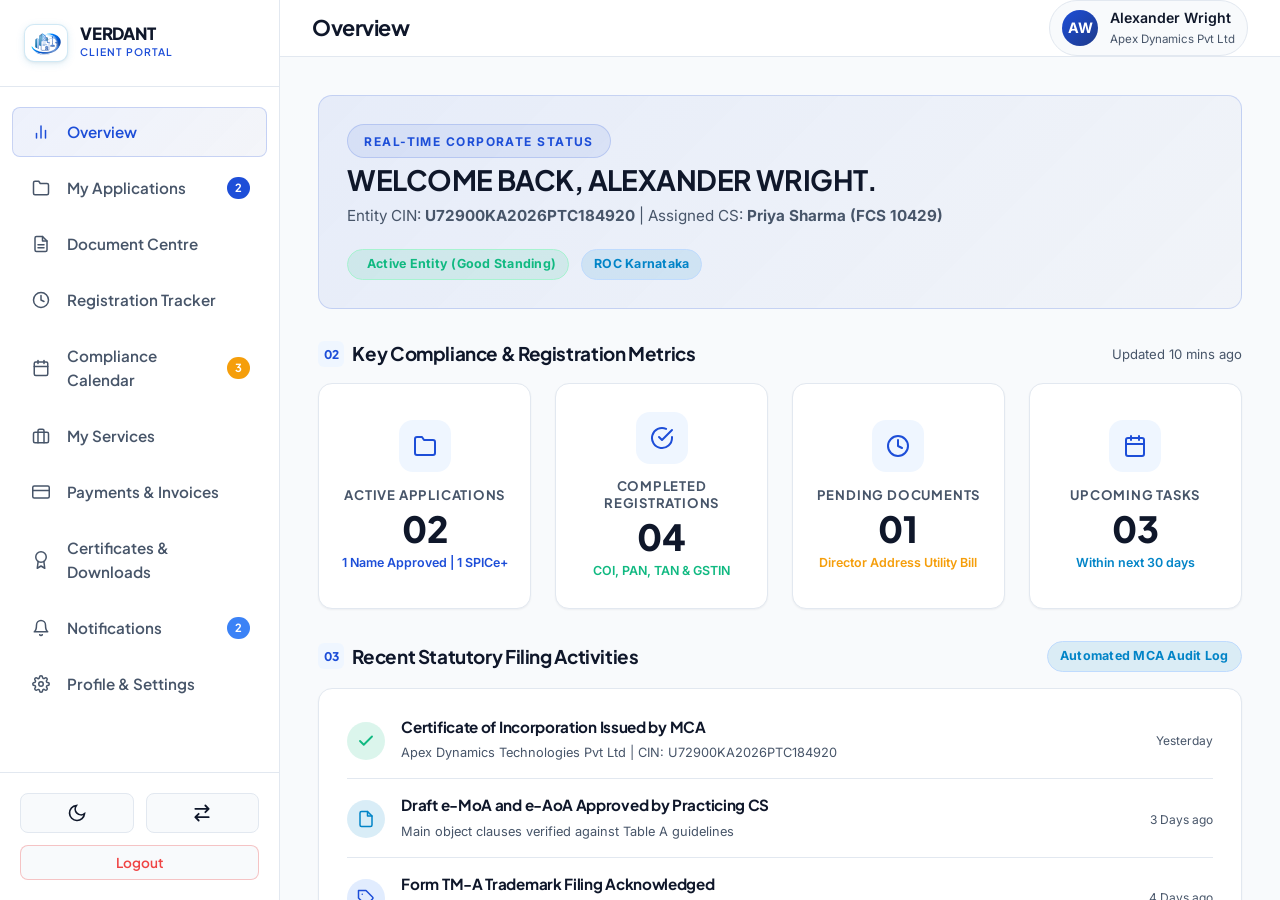
<file: dashboard.html>
<!DOCTYPE html>
<html lang="en">
<head>
  <meta charset="UTF-8">
  <meta name="viewport" content="width=device-width, initial-scale=1.0">
  <title>Client Portal Dashboard | Verdant Business Services</title>
  <meta name="description" content="Manage your entity registration, upload compliance documentation, track ROC filings, and inspect your statutory calendar.">
  <link rel="preconnect" href="https://fonts.googleapis.com">
  <link rel="preconnect" href="https://fonts.gstatic.com" crossorigin>
  <link href="https://fonts.googleapis.com/css2?family=Inter:wght@400;500;600;700&family=Plus+Jakarta+Sans:wght@500;600;700;800&display=swap" rel="stylesheet">
  <link rel="stylesheet" href="assets/css/style.css">
  <link rel="stylesheet" href="assets/css/responsive.css">
  <link rel="stylesheet" href="assets/css/dashboard.css">
  <script src="assets/js/theme.js"></script>
  <link rel="icon" type="image/svg+xml" href="assets/images/logo.svg">
  <link rel="alternate icon" type="image/png" href="assets/images/website-logo.png">
</head>
<body class="dashboard-layout">

  <!-- DASHBOARD LEFT SIDEBAR (No Public Navbar) -->
  <aside class="dash-sidebar" id="dashSidebar">
    <div class="dash-brand-wrap">
      <a href="index.html" class="brand-logo">
        <div class="brand-icon-box" style="width: 44px; height: 38px;">
          <img src="assets/images/logo.svg" alt="Verdant Logo" class="brand-logo-img">
        </div>
        <div class="brand-title-wrap">
          <span class="brand-title" style="font-size: 1.05rem;">VERDANT</span>
          <span class="brand-subtitle" style="font-size: 0.65rem;">Client Portal</span>
        </div>
      </a>
      <button class="dash-sidebar-close" id="dashSidebarClose" aria-label="Close sidebar menu">
        <svg width="20" height="20" viewBox="0 0 24 24" fill="none" stroke="currentColor" stroke-width="2" stroke-linecap="round" stroke-linejoin="round"><line x1="18" y1="6" x2="6" y2="18"/><line x1="6" y1="6" x2="18" y2="18"/></svg>
      </button>
    </div>

    <!-- User Profile Badge inside Sidebar (for Mobile & 768px Tab View) -->
    <div class="dash-sidebar-user" id="dashSidebarUser" title="View Profile & Settings">
      <div class="user-avatar-mini sidebar-user-avatar">AW</div>
      <div class="dash-sidebar-user-info">
        <span class="user-name-text sidebar-user-name">Alexander Wright</span>
        <span class="dash-sidebar-user-biz sidebar-user-biz">Apex Dynamics Pvt Ltd</span>
      </div>
    </div>

    <nav class="dash-nav" aria-label="Client Dashboard Internal Navigation">
      <div class="dash-nav-item active" data-tab="overview">
        <span class="dash-nav-icon"><svg width="24" height="24" viewBox="0 0 24 24" fill="none" stroke="currentColor" stroke-width="2" stroke-linecap="round" stroke-linejoin="round"><line x1="18" y1="20" x2="18" y2="10"/><line x1="12" y1="20" x2="12" y2="4"/><line x1="6" y1="20" x2="6" y2="14"/></svg></span>
        <span class="nav-label">Overview</span>
      </div>

      <div class="dash-nav-item" data-tab="applications">
        <span class="dash-nav-icon"><svg width="24" height="24" viewBox="0 0 24 24" fill="none" stroke="currentColor" stroke-width="2" stroke-linecap="round" stroke-linejoin="round"><path d="M22 19a2 2 0 0 1-2 2H4a2 2 0 0 1-2-2V5a2 2 0 0 1 2-2h5l2 3h9a2 2 0 0 1 2 2z"/></svg></span>
        <span class="nav-label">My Applications</span>
        <span class="dash-nav-badge">2</span>
      </div>

      <div class="dash-nav-item" data-tab="documents">
        <span class="dash-nav-icon"><svg width="24" height="24" viewBox="0 0 24 24" fill="none" stroke="currentColor" stroke-width="2" stroke-linecap="round" stroke-linejoin="round"><path d="M14 2H6a2 2 0 0 0-2 2v16a2 2 0 0 0 2 2h12a2 2 0 0 0 2-2V8z"/><polyline points="14 2 14 8 20 8"/><line x1="16" y1="13" x2="8" y2="13"/><line x1="16" y1="17" x2="8" y2="17"/></svg></span>
        <span class="nav-label">Document Centre</span>
      </div>

      <div class="dash-nav-item" data-tab="tracker">
        <span class="dash-nav-icon"><svg width="24" height="24" viewBox="0 0 24 24" fill="none" stroke="currentColor" stroke-width="2" stroke-linecap="round" stroke-linejoin="round"><circle cx="12" cy="12" r="10"/><polyline points="12 6 12 12 16 14"/></svg></span>
        <span class="nav-label">Registration Tracker</span>
      </div>

      <div class="dash-nav-item" data-tab="calendar">
        <span class="dash-nav-icon"><svg width="24" height="24" viewBox="0 0 24 24" fill="none" stroke="currentColor" stroke-width="2" stroke-linecap="round" stroke-linejoin="round"><rect x="3" y="4" width="18" height="18" rx="2" ry="2"/><line x1="16" y1="2" x2="16" y2="6"/><line x1="8" y1="2" x2="8" y2="6"/><line x1="3" y1="10" x2="21" y2="10"/></svg></span>
        <span class="nav-label">Compliance Calendar</span>
        <span class="dash-nav-badge" style="background-color: #F59E0B;">3</span>
      </div>

      <div class="dash-nav-item" data-tab="services">
        <span class="dash-nav-icon"><svg width="24" height="24" viewBox="0 0 24 24" fill="none" stroke="currentColor" stroke-width="2" stroke-linecap="round" stroke-linejoin="round"><rect x="2" y="7" width="20" height="14" rx="2" ry="2"/><path d="M16 21V5a2 2 0 0 0-2-2h-4a2 2 0 0 0-2 2v16"/></svg></span>
        <span class="nav-label">My Services</span>
      </div>

      <div class="dash-nav-item" data-tab="payments">
        <span class="dash-nav-icon"><svg width="24" height="24" viewBox="0 0 24 24" fill="none" stroke="currentColor" stroke-width="2" stroke-linecap="round" stroke-linejoin="round"><rect x="1" y="4" width="22" height="16" rx="2" ry="2"/><line x1="1" y1="10" x2="23" y2="10"/></svg></span>
        <span class="nav-label">Payments & Invoices</span>
      </div>

      <div class="dash-nav-item" data-tab="certificates">
        <span class="dash-nav-icon"><svg width="24" height="24" viewBox="0 0 24 24" fill="none" stroke="currentColor" stroke-width="2" stroke-linecap="round" stroke-linejoin="round"><circle cx="12" cy="8" r="7"/><polyline points="8.21 13.89 7 23 12 20 17 23 15.79 13.88"/></svg></span>
        <span class="nav-label">Certificates & Downloads</span>
      </div>

      <div class="dash-nav-item" data-tab="notifications">
        <span class="dash-nav-icon"><svg width="24" height="24" viewBox="0 0 24 24" fill="none" stroke="currentColor" stroke-width="2" stroke-linecap="round" stroke-linejoin="round"><path d="M18 8A6 6 0 0 0 6 8c0 7-3 9-3 9h18s-3-2-3-9"/><path d="M13.73 21a2 2 0 0 1-3.46 0"/></svg></span>
        <span class="nav-label">Notifications</span>
        <span class="dash-nav-badge" style="background-color: var(--color-primary-light);">2</span>
      </div>

      <div class="dash-nav-item" data-tab="settings">
        <span class="dash-nav-icon"><svg width="24" height="24" viewBox="0 0 24 24" fill="none" stroke="currentColor" stroke-width="2" stroke-linecap="round" stroke-linejoin="round"><circle cx="12" cy="12" r="3"/><path d="M19.4 15a1.65 1.65 0 0 0 .33 1.82l.06.06a2 2 0 0 1 0 2.83 2 2 0 0 1-2.83 0l-.06-.06a1.65 1.65 0 0 0-1.82-.33 1.65 1.65 0 0 0-1 1.51V21a2 2 0 0 1-2 2 2 2 0 0 1-2-2v-.09A1.65 1.65 0 0 0 9 19.4a1.65 1.65 0 0 0-1.82.33l-.06.06a2 2 0 0 1-2.83 0 2 2 0 0 1 0-2.83l.06-.06a1.65 1.65 0 0 0 .33-1.82 1.65 1.65 0 0 0-1.51-1H3a2 2 0 0 1-2-2 2 2 0 0 1 2-2h.09A1.65 1.65 0 0 0 4.6 9a1.65 1.65 0 0 0-.33-1.82l-.06-.06a2 2 0 0 1 0-2.83 2 2 0 0 1 2.83 0l.06.06a1.65 1.65 0 0 0 1.82.33H9a1.65 1.65 0 0 0 1-1.51V3a2 2 0 0 1 2-2 2 2 0 0 1 2 2v.09a1.65 1.65 0 0 0 1 1.51 1.65 1.65 0 0 0 1.82-.33l.06-.06a2 2 0 0 1 2.83 0 2 2 0 0 1 0 2.83l-.06.06a1.65 1.65 0 0 0-.33 1.82V9a1.65 1.65 0 0 0 1.51 1H21a2 2 0 0 1 2 2 2 2 0 0 1-2 2h-.09a1.65 1.65 0 0 0-1.51 1z"/></svg></span>
        <span class="nav-label">Profile & Settings</span>
      </div>
    </nav>

    <div class="dash-sidebar-footer">
      <div class="dash-sidebar-toggles">
        <button class="toggle-btn theme-toggle-btn" aria-label="Toggle light and dark theme" title="Toggle Light / Dark Theme"></button>
        <button class="toggle-btn rtl-toggle-btn" aria-label="Toggle RTL mode" title="Right to Left / Left to Right">
          <svg width="20" height="20" viewBox="0 0 24 24" fill="none" stroke="currentColor" stroke-width="2.2" stroke-linecap="round" stroke-linejoin="round" aria-hidden="true">
            <path d="M4 7h16M16 3l4 4-4 4"/>
            <path d="M20 17H4M8 21l-4-4 4-4"/>
          </svg>
        </button>
      </div>
      <button class="btn btn-secondary btn-sm" id="dashLogoutBtn" style="color: #EF4444 !important; border-color: rgba(239, 68, 68, 0.3); width: 100%;">
        Logout
      </button>
    </div>
  </aside>

  <!-- DASHBOARD MAIN WORKSPACE -->
  <div class="dash-main">
    <!-- Top Dashboard Toolbar -->
    <header class="dash-toolbar">
      <div class="dash-toolbar-left">
        <button class="dash-mobile-toggle" id="dashMobileToggle" aria-label="Open sidebar menu"><svg width="20" height="20" viewBox="0 0 24 24" fill="none" stroke="currentColor" stroke-width="2" stroke-linecap="round" stroke-linejoin="round"><line x1="3" y1="12" x2="21" y2="12"/><line x1="3" y1="6" x2="21" y2="6"/><line x1="3" y1="18" x2="21" y2="18"/></svg></button>
        <h2 class="dash-page-title" id="dashPageTitle">Overview</h2>
      </div>

      <div class="dash-toolbar-right">
        <div class="user-badge-profile">
          <div class="user-avatar-mini" id="userInitials">AW</div>
          <div style="display: flex; flex-direction: column;">
            <span class="user-name-text" id="userNameDisplay">Alexander Wright</span>
            <span style="font-size: 0.72rem; color: var(--text-muted);" id="userBusinessDisplay">Apex Dynamics Pvt Ltd</span>
          </div>
        </div>
      </div>
    </header>

    <!-- Main Workspace Container -->
    <div class="dash-workspace">

      <!-- ======================================================================
           01. OVERVIEW PANE (EXACT 4 SECTIONS)
           ====================================================================== -->
      <section class="dash-pane active" id="tab-overview">
        <!-- SECTION 01: Executive Summary Banner -->
        <div class="dash-section">
          <div class="dash-banner-card">
            <div>
              <span class="eyebrow" style="font-size: 0.75rem; margin-bottom: 0.25rem;">Real-Time Corporate Status</span>
              <h2 id="welcomeHeading" style="font-size: 1.75rem; margin-bottom: 0.35rem;">WELCOME BACK, ALEXANDER WRIGHT.</h2>
              <p style="font-size: 0.95rem; color: var(--text-muted); margin-bottom: 0;">Entity CIN: <strong>U72900KA2026PTC184920</strong> | Assigned CS: <strong>Priya Sharma (FCS 10429)</strong></p>
            </div>
            <div style="display: flex; align-items: center; gap: 0.75rem;">
              <span class="status-pill success"><span class="pill-dot"></span>Active Entity (Good Standing)</span>
              <span class="status-pill info">ROC Karnataka</span>
            </div>
          </div>
        </div>

        <!-- SECTION 02: Core KPI Metrics (4 Cards) -->
        <div class="dash-section">
          <div class="dash-section-header">
            <h3 class="dash-section-title"><span class="section-num">02</span> Key Compliance & Registration Metrics</h3>
            <span style="font-size: 0.82rem; color: var(--text-muted);">Updated 10 mins ago</span>
          </div>
          <div class="dash-metrics-grid">
            <div class="metric-card">
              <div class="metric-icon-box"><svg width="24" height="24" viewBox="0 0 24 24" fill="none" stroke="currentColor" stroke-width="2" stroke-linecap="round" stroke-linejoin="round"><path d="M22 19a2 2 0 0 1-2 2H4a2 2 0 0 1-2-2V5a2 2 0 0 1 2-2h5l2 3h9a2 2 0 0 1 2 2z"/></svg></div>
              <div class="metric-data">
                <h4>Active Applications</h4>
                <div class="metric-val">02</div>
                <span style="font-size: 0.78rem; color: var(--color-primary); font-weight: 600;">1 Name Approved | 1 SPICe+</span>
              </div>
            </div>

            <div class="metric-card">
              <div class="metric-icon-box"><svg width="24" height="24" viewBox="0 0 24 24" fill="none" stroke="currentColor" stroke-width="2" stroke-linecap="round" stroke-linejoin="round"><path d="M22 11.08V12a10 10 0 1 1-5.93-9.14"/><polyline points="22 4 12 14.01 9 11.01"/></svg></div>
              <div class="metric-data">
                <h4>Completed Registrations</h4>
                <div class="metric-val">04</div>
                <span style="font-size: 0.78rem; color: #10B981; font-weight: 600;">COI, PAN, TAN & GSTIN</span>
              </div>
            </div>

            <div class="metric-card">
              <div class="metric-icon-box"><svg width="24" height="24" viewBox="0 0 24 24" fill="none" stroke="currentColor" stroke-width="2" stroke-linecap="round" stroke-linejoin="round"><circle cx="12" cy="12" r="10"/><polyline points="12 6 12 12 16 14"/></svg></div>
              <div class="metric-data">
                <h4>Pending Documents</h4>
                <div class="metric-val">01</div>
                <span style="font-size: 0.78rem; color: #F59E0B; font-weight: 600;">Director Address Utility Bill</span>
              </div>
            </div>

            <div class="metric-card">
              <div class="metric-icon-box"><svg width="24" height="24" viewBox="0 0 24 24" fill="none" stroke="currentColor" stroke-width="2" stroke-linecap="round" stroke-linejoin="round"><rect x="3" y="4" width="18" height="18" rx="2" ry="2"/><line x1="16" y1="2" x2="16" y2="6"/><line x1="8" y1="2" x2="8" y2="6"/><line x1="3" y1="10" x2="21" y2="10"/></svg></div>
              <div class="metric-data">
                <h4>Upcoming Tasks</h4>
                <div class="metric-val">03</div>
                <span style="font-size: 0.78rem; color: #0284C7; font-weight: 600;">Within next 30 days</span>
              </div>
            </div>
          </div>
        </div>

        <!-- SECTION 03: Recent Statutory Filing Audit Log -->
        <div class="dash-section">
          <div class="dash-section-header">
            <h3 class="dash-section-title"><span class="section-num">03</span> Recent Statutory Filing Activities</h3>
            <span class="status-pill info">Automated MCA Audit Log</span>
          </div>
          <div class="dash-card">
            <div style="display: flex; flex-direction: column; gap: 1rem;">
              <div style="display: flex; gap: 1rem; align-items: center; padding-bottom: 0.85rem; border-bottom: 1px solid var(--border-light);">
                <div style="width: 38px; height: 38px; border-radius: 50%; background: rgba(16, 185, 129, 0.15); color: #10B981; display: flex; align-items: center; justify-content: center;"><svg width="18" height="18" viewBox="0 0 24 24" fill="none" stroke="currentColor" stroke-width="2.5" stroke-linecap="round" stroke-linejoin="round"><polyline points="20 6 9 17 4 12"/></svg></div>
                <div>
                  <h4 style="font-size: 0.95rem; margin-bottom: 0.2rem;">Certificate of Incorporation Issued by MCA</h4>
                  <span style="font-size: 0.8rem; color: var(--text-muted);">Apex Dynamics Technologies Pvt Ltd | CIN: U72900KA2026PTC184920</span>
                </div>
                <span style="margin-left: auto; font-size: 0.75rem; color: var(--text-muted);">Yesterday</span>
              </div>

              <div style="display: flex; gap: 1rem; align-items: center; padding-bottom: 0.85rem; border-bottom: 1px solid var(--border-light);">
                <div style="width: 38px; height: 38px; border-radius: 50%; background: rgba(2, 132, 199, 0.15); color: #0284C7; display: flex; align-items: center; justify-content: center;"><svg width="18" height="18" viewBox="0 0 24 24" fill="none" stroke="currentColor" stroke-width="2" stroke-linecap="round" stroke-linejoin="round"><path d="M14 2H6a2 2 0 0 0-2 2v16a2 2 0 0 0 2 2h12a2 2 0 0 0 2-2V8z"/><polyline points="14 2 14 8 20 8"/></svg></div>
                <div>
                  <h4 style="font-size: 0.95rem; margin-bottom: 0.2rem;">Draft e-MoA and e-AoA Approved by Practicing CS</h4>
                  <span style="font-size: 0.8rem; color: var(--text-muted);">Main object clauses verified against Table A guidelines</span>
                </div>
                <span style="margin-left: auto; font-size: 0.75rem; color: var(--text-muted);">3 Days ago</span>
              </div>

              <div style="display: flex; gap: 1rem; align-items: center; padding-bottom: 0.85rem; border-bottom: 1px solid var(--border-light);">
                <div style="width: 38px; height: 38px; border-radius: 50%; background: rgba(59, 130, 246, 0.15); color: var(--color-primary); display: flex; align-items: center; justify-content: center;"><svg width="18" height="18" viewBox="0 0 24 24" fill="none" stroke="currentColor" stroke-width="2" stroke-linecap="round" stroke-linejoin="round"><path d="M20.59 13.41l-7.17 7.17a2 2 0 0 1-2.83 0L2 12V2h10l8.59 8.59a2 2 0 0 1 0 2.82z"/><line x1="7" y1="7" x2="7.01" y2="7"/></svg></div>
                <div>
                  <h4 style="font-size: 0.95rem; margin-bottom: 0.2rem;">Form TM-A Trademark Filing Acknowledged</h4>
                  <span style="font-size: 0.8rem; color: var(--text-muted);">Class 42 Software & SaaS Brand Registration Application No 5894022</span>
                </div>
                <span style="margin-left: auto; font-size: 0.75rem; color: var(--text-muted);">4 Days ago</span>
              </div>

              <div style="display: flex; gap: 1rem; align-items: center;">
                <div style="width: 38px; height: 38px; border-radius: 50%; background: rgba(245, 158, 11, 0.15); color: #F59E0B; display: flex; align-items: center; justify-content: center;"><svg width="18" height="18" viewBox="0 0 24 24" fill="none" stroke="currentColor" stroke-width="2" stroke-linecap="round" stroke-linejoin="round"><path d="M10.29 3.86L1.82 18a2 2 0 0 0 1.71 3h16.94a2 2 0 0 0 1.71-3L13.71 3.86a2 2 0 0 0-3.42 0z"/><line x1="12" y1="9" x2="12" y2="13"/><line x1="12" y1="17" x2="12.01" y2="17"/></svg></div>
                <div>
                  <h4 style="font-size: 0.95rem; margin-bottom: 0.2rem;">Action Required: Director 2 Address Proof Resubmission</h4>
                  <span style="font-size: 0.8rem; color: var(--text-muted);">Bank statement date must be within 2 months of filing date</span>
                </div>
                <span style="margin-left: auto; font-size: 0.75rem; color: var(--text-muted);">5 Days ago</span>
              </div>
            </div>
          </div>
        </div>

        <!-- SECTION 04: Priority Quick Actions (4 Action Cards) -->
        <div class="dash-section">
          <div class="dash-section-header">
            <h3 class="dash-section-title"><span class="section-num">04</span> Priority Operations & One-Click Workflows</h3>
            <p class="dash-section-desc">Quickly execute essential incorporation and secretarial actions.</p>
          </div>
          <div class="grid-4">
            <div class="dash-info-card" onclick="document.querySelector('.dash-nav-item[data-tab=\'documents\']').click()" style="cursor: pointer;">
              <div class="dash-info-card-top">
                <div>
                  <h4 class="dash-info-title">Upload KYC Documents</h4>
                  <p class="dash-info-desc">Submit pending electricity bill or passport scans to the cloud vault.</p>
                </div>
                <div class="dash-info-icon"><svg width="24" height="24" viewBox="0 0 24 24" fill="none" stroke="currentColor" stroke-width="2" stroke-linecap="round" stroke-linejoin="round"><path d="M21 15v4a2 2 0 0 1-2 2H5a2 2 0 0 1-2-2v-4"/><polyline points="17 8 12 3 7 8"/><line x1="12" y1="3" x2="12" y2="15"/></svg></div>
              </div>
              <div class="dash-info-footer">
                <span style="color: var(--color-primary); font-weight: 600;">Go to Documents →</span>
                <span class="status-pill warning" style="font-size: 0.7rem;">1 Pending</span>
              </div>
            </div>

            <div class="dash-info-card" onclick="document.querySelector('.dash-nav-item[data-tab=\'tracker\']').click()" style="cursor: pointer;">
              <div class="dash-info-card-top">
                <div>
                  <h4 class="dash-info-title">Track Application Live</h4>
                  <p class="dash-info-desc">Monitor real-time CRC government scrutiny and approval progress.</p>
                </div>
                <div class="dash-info-icon"><svg width="24" height="24" viewBox="0 0 24 24" fill="none" stroke="currentColor" stroke-width="2" stroke-linecap="round" stroke-linejoin="round"><circle cx="12" cy="12" r="10"/><polyline points="12 6 12 12 16 14"/></svg></div>
              </div>
              <div class="dash-info-footer">
                <span style="color: var(--color-primary); font-weight: 600;">View Tracker →</span>
                <span class="status-pill success" style="font-size: 0.7rem;">100% Done</span>
              </div>
            </div>

            <div class="dash-info-card" onclick="document.querySelector('.dash-nav-item[data-tab=\'certificates\']').click()" style="cursor: pointer;">
              <div class="dash-info-card-top">
                <div>
                  <h4 class="dash-info-title">Download Incorporation COI</h4>
                  <p class="dash-info-desc">Obtain digitally signed Certificate of Incorporation, e-MoA & e-AoA.</p>
                </div>
                <div class="dash-info-icon"><svg width="24" height="24" viewBox="0 0 24 24" fill="none" stroke="currentColor" stroke-width="2" stroke-linecap="round" stroke-linejoin="round"><circle cx="12" cy="8" r="7"/><polyline points="8.21 13.89 7 23 12 20 17 23 15.79 13.88"/></svg></div>
              </div>
              <div class="dash-info-footer">
                <span style="color: var(--color-primary); font-weight: 600;">Open Vault →</span>
                <span class="status-pill info" style="font-size: 0.7rem;">4 Ready</span>
              </div>
            </div>

            <div class="dash-info-card" onclick="document.querySelector('.dash-nav-item[data-tab=\'calendar\']').click()" style="cursor: pointer;">
              <div class="dash-info-card-top">
                <div>
                  <h4 class="dash-info-title">View Compliance Dates</h4>
                  <p class="dash-info-desc">Inspect statutory due dates for GST returns, ROC INC-20A & advance taxes.</p>
                </div>
                <div class="dash-info-icon"><svg width="24" height="24" viewBox="0 0 24 24" fill="none" stroke="currentColor" stroke-width="2" stroke-linecap="round" stroke-linejoin="round"><rect x="3" y="4" width="18" height="18" rx="2" ry="2"/><line x1="16" y1="2" x2="16" y2="6"/><line x1="8" y1="2" x2="8" y2="6"/><line x1="3" y1="10" x2="21" y2="10"/></svg></div>
              </div>
              <div class="dash-info-footer">
                <span style="color: var(--color-primary); font-weight: 600;">View Calendar →</span>
                <span class="status-pill warning" style="font-size: 0.7rem;">Due in 5d</span>
              </div>
            </div>
          </div>
        </div>
      </section>

      <!-- ======================================================================
           02. MY APPLICATIONS PANE (EXACT 4 SECTIONS)
           ====================================================================== -->
      <section class="dash-pane" id="tab-applications">
        <!-- SECTION 01: Application Pipeline Metrics (4 Cards) -->
        <div class="dash-section">
          <div class="dash-section-header">
            <div>
              <h3 class="dash-section-title"><span class="section-num">01</span> Application Pipeline Summary</h3>
              <p class="dash-section-desc">Real-time status of all corporate incorporation and statutory registration filings.</p>
            </div>
          </div>
          <div class="dash-metrics-grid">
            <div class="metric-card">
              <div class="metric-icon-box"><svg width="24" height="24" viewBox="0 0 24 24" fill="none" stroke="currentColor" stroke-width="2" stroke-linecap="round" stroke-linejoin="round"><path d="M16 4h2a2 2 0 0 1 2 2v14a2 2 0 0 1-2 2H6a2 2 0 0 1-2-2V6a2 2 0 0 1 2-2h2"/><rect x="8" y="2" width="8" height="4" rx="1" ry="1"/><path d="M9 12h6M9 16h6"/></svg></div>
              <div class="metric-data">
                <h4>Total Applications</h4>
                <div class="metric-val">04</div>
                <span style="font-size: 0.78rem; color: var(--color-primary); font-weight: 600;">Across all authorities</span>
              </div>
            </div>

            <div class="metric-card">
              <div class="metric-icon-box"><svg width="24" height="24" viewBox="0 0 24 24" fill="none" stroke="currentColor" stroke-width="2" stroke-linecap="round" stroke-linejoin="round"><circle cx="12" cy="12" r="10"/><polyline points="12 6 12 12 16 14"/></svg></div>
              <div class="metric-data">
                <h4>Government In-Review</h4>
                <div class="metric-val">02</div>
                <span style="font-size: 0.78rem; color: #0284C7; font-weight: 600;">GSTIN & Trademark TM-A</span>
              </div>
            </div>

            <div class="metric-card">
              <div class="metric-icon-box"><svg width="24" height="24" viewBox="0 0 24 24" fill="none" stroke="currentColor" stroke-width="2" stroke-linecap="round" stroke-linejoin="round"><path d="M22 11.08V12a10 10 0 1 1-5.93-9.14"/><polyline points="22 4 12 14.01 9 11.01"/></svg></div>
              <div class="metric-data">
                <h4>Approved & Issued</h4>
                <div class="metric-val">01</div>
                <span style="font-size: 0.78rem; color: #10B981; font-weight: 600;">COI Allotted (CIN Issued)</span>
              </div>
            </div>

            <div class="metric-card">
              <div class="metric-icon-box"><svg width="24" height="24" viewBox="0 0 24 24" fill="none" stroke="currentColor" stroke-width="2" stroke-linecap="round" stroke-linejoin="round"><path d="M10.29 3.86L1.82 18a2 2 0 0 0 1.71 3h16.94a2 2 0 0 0 1.71-3L13.71 3.86a2 2 0 0 0-3.42 0z"/><line x1="12" y1="9" x2="12" y2="13"/><line x1="12" y1="17" x2="12.01" y2="17"/></svg></div>
              <div class="metric-data">
                <h4>Action Required</h4>
                <div class="metric-val">01</div>
                <span style="font-size: 0.78rem; color: #F59E0B; font-weight: 600;">Director KYC Utility Proof</span>
              </div>
            </div>
          </div>
        </div>

        <!-- SECTION 02: Primary Statutory Applications Table -->
        <div class="dash-section">
          <div class="dash-section-header">
            <div>
              <h3 class="dash-section-title"><span class="section-num">02</span> My Registration & Statutory Applications</h3>
              <p class="dash-section-desc">Searchable database of active MCA SPICe+, GSTIN, and intellectual property applications.</p>
            </div>
            <div style="display: flex; gap: 0.75rem; flex-wrap: wrap;">
              <input type="text" id="appSearchInput" class="form-control" placeholder="Search applications..." style="width: 220px; padding: 0.5rem 0.85rem; font-size: 0.88rem;">
              <select id="appStatusFilter" class="form-control" style="width: 150px; padding: 0.5rem 0.85rem; font-size: 0.88rem;">
                <option value="all">All Statuses</option>
                <option value="approved">Approved</option>
                <option value="in progress">In Progress</option>
                <option value="review">Action Required</option>
              </select>
            </div>
          </div>

          <div class="dash-card" style="padding: 0;">
            <div class="table-responsive">
              <table class="dash-table" id="applicationsTable">
                <thead>
                  <tr>
                    <th>Application ID</th>
                    <th>Business Entity</th>
                    <th>Registration Type</th>
                    <th>Submitted Date</th>
                    <th>Status</th>
                    <th>Action</th>
                  </tr>
                </thead>
                <tbody>
                  <tr>
                    <td><strong>#VER-2026-8812</strong></td>
                    <td>Apex Dynamics Technologies</td>
                    <td>Private Limited Company</td>
                    <td>2026-02-10</td>
                    <td><span class="status-pill success"><span class="pill-dot"></span>Approved (COI Issued)</span></td>
                    <td><button class="btn btn-secondary btn-sm" onclick="alert('Viewing Application #VER-2026-8812 details: Private Limited Company. Certificate of Incorporation CIN U72900KA2026PTC184920 allotted.')">View Details</button></td>
                  </tr>
                  <tr>
                    <td><strong>#VER-2026-9045</strong></td>
                    <td>Apex Cloud Infrastructure</td>
                    <td>Goods & Services Tax (GSTIN)</td>
                    <td>2026-02-14</td>
                    <td><span class="status-pill info"><span class="pill-dot"></span>In Progress (Department Scrutiny)</span></td>
                    <td><button class="btn btn-secondary btn-sm" onclick="alert('Viewing Application #VER-2026-9045 details: ARN generated. Awaiting jurisdictional tax officer approval.')">View Details</button></td>
                  </tr>
                  <tr>
                    <td><strong>#VER-2026-9210</strong></td>
                    <td>Apex Shield Logistics</td>
                    <td>Limited Liability Partnership</td>
                    <td>2026-02-18</td>
                    <td><span class="status-pill warning"><span class="pill-dot"></span>Action Required (KYC Resubmission)</span></td>
                    <td><button class="btn btn-primary btn-sm" onclick="alert('Viewing Application #VER-2026-9210: Please re-upload Partner 2 electricity bill dated within 60 days.')">Fix Issue</button></td>
                  </tr>
                  <tr>
                    <td><strong>#VER-2026-9400</strong></td>
                    <td>Apex Dynamics Brand Logo</td>
                    <td>Trademark Registration (Class 42)</td>
                    <td>2026-02-22</td>
                    <td><span class="status-pill info"><span class="pill-dot"></span>Form TM-A Filed (TM Issued)</span></td>
                    <td><button class="btn btn-secondary btn-sm" onclick="alert('Viewing Trademark #VER-2026-9400: Application No 5894022 acknowledged by Trade Marks Registry.')">View Details</button></td>
                  </tr>
                </tbody>
              </table>
            </div>
          </div>
        </div>

        <!-- SECTION 03: Government Authority Submission Records (4 Cards) -->
        <div class="dash-section">
          <div class="dash-section-header">
            <h3 class="dash-section-title"><span class="section-num">03</span> Regulatory Authority Filing Gateways</h3>
            <p class="dash-section-desc">Current portal status across central and state regulatory bodies.</p>
          </div>
          <div class="grid-4">
            <div class="dash-info-card">
              <div class="dash-info-card-top">
                <div>
                  <h4 class="dash-info-title">MCA CRC Manesar</h4>
                  <p class="dash-info-desc">SPICe+ Part A & Part B Central Registration Centre scrutinization.</p>
                </div>
                <div class="dash-info-icon"><svg width="24" height="24" viewBox="0 0 24 24" fill="none" stroke="currentColor" stroke-width="2" stroke-linecap="round" stroke-linejoin="round"><line x1="3" y1="22" x2="21" y2="22"/><line x1="6" y1="18" x2="6" y2="11"/><line x1="10" y1="18" x2="10" y2="11"/><line x1="14" y1="18" x2="14" y2="11"/><line x1="18" y1="18" x2="18" y2="11"/><polygon points="12 2 20 7 4 7"/></svg></div>
              </div>
              <div class="dash-info-footer">
                <span class="status-pill success">COI Generated</span>
                <span style="color: var(--text-muted);">CIN Allotted</span>
              </div>
            </div>

            <div class="dash-info-card">
              <div class="dash-info-card-top">
                <div>
                  <h4 class="dash-info-title">CBIC GST Portal</h4>
                  <p class="dash-info-desc">Aadhaar biometric authentication and state tax jurisdiction verification.</p>
                </div>
                <div class="dash-info-icon"><svg width="24" height="24" viewBox="0 0 24 24" fill="none" stroke="currentColor" stroke-width="2" stroke-linecap="round" stroke-linejoin="round"><path d="M14 2H6a2 2 0 0 0-2 2v16a2 2 0 0 0 2 2h12a2 2 0 0 0 2-2V8z"/><polyline points="14 2 14 8 20 8"/><line x1="16" y1="13" x2="8" y2="13"/><line x1="16" y1="17" x2="8" y2="17"/></svg></div>
              </div>
              <div class="dash-info-footer">
                <span class="status-pill info">Under Officer Review</span>
                <span style="color: var(--text-muted);">ARN Active</span>
              </div>
            </div>

            <div class="dash-info-card">
              <div class="dash-info-card-top">
                <div>
                  <h4 class="dash-info-title">IP India (CGPDTM)</h4>
                  <p class="dash-info-desc">Trademark Registry formalities check pass for Class 42 SaaS trademark.</p>
                </div>
                <div class="dash-info-icon"><svg width="24" height="24" viewBox="0 0 24 24" fill="none" stroke="currentColor" stroke-width="2" stroke-linecap="round" stroke-linejoin="round"><circle cx="12" cy="12" r="10"/><path d="M9 9h6M12 9v6"/></svg></div>
              </div>
              <div class="dash-info-footer">
                <span class="status-pill info">Form TM-A Passed</span>
                <span style="color: var(--text-muted);">Exam Pending</span>
              </div>
            </div>

            <div class="dash-info-card">
              <div class="dash-info-card-top">
                <div>
                  <h4 class="dash-info-title">Income Tax (PAN/TAN)</h4>
                  <p class="dash-info-desc">Permanent Account Number & Tax Deduction Account Number issuance.</p>
                </div>
                <div class="dash-info-icon"><svg width="24" height="24" viewBox="0 0 24 24" fill="none" stroke="currentColor" stroke-width="2" stroke-linecap="round" stroke-linejoin="round"><rect x="1" y="4" width="22" height="16" rx="2" ry="2"/><line x1="1" y1="10" x2="23" y2="10"/></svg></div>
              </div>
              <div class="dash-info-footer">
                <span class="status-pill success">Active & Valid</span>
                <span style="color: var(--text-muted);">PAN Allotted</span>
              </div>
            </div>
          </div>
        </div>

        <!-- SECTION 04: Dedicated Advisory Support & SLA (2-Column Grid) -->
        <div class="dash-section">
          <div class="dash-section-header">
            <h3 class="dash-section-title"><span class="section-num">04</span> Assigned Secretarial Advisory Liaison</h3>
            <p class="dash-section-desc">Direct corporate consulting contact for application questions and resubmissions.</p>
          </div>
          <div style="display: grid; grid-template-columns: 1fr 1fr; gap: 1.5rem;" class="grid-2">
            <div class="dash-card" style="display: flex; gap: 1.25rem; align-items: center;">
              <div style="width: 60px; height: 60px; border-radius: 50%; background: var(--color-ice-blue); color: var(--color-primary); display: flex; align-items: center; justify-content: center; font-size: 1.5rem; font-weight: 700; flex-shrink: 0;">PS</div>
              <div>
                <h4 style="font-size: 1.1rem; margin-bottom: 0.25rem;">CS Priya Sharma</h4>
                <p style="font-size: 0.85rem; color: var(--text-muted); margin-bottom: 0.5rem;">Senior Company Secretary | Fellow Member ICSI (FCS 10429)</p>
                <div style="display: flex; gap: 0.5rem; flex-wrap: wrap;">
                  <button class="btn btn-primary btn-sm" onclick="alert('Calling assigned Company Secretary: +91 80 4567 8901 (Ext 204)')">Call Advisor</button>
                  <button class="btn btn-secondary btn-sm" onclick="alert('Opening direct secretarial advisory query box.')">Send Message</button>
                </div>
              </div>
            </div>

            <div class="dash-card" style="display: flex; flex-direction: column; justify-content: space-between;">
              <div>
                <h4 style="font-size: 1.1rem; margin-bottom: 0.25rem;">Statutory SLA Commitment</h4>
                <p style="font-size: 0.88rem; color: var(--text-muted); margin-bottom: 0;">All queries and ROC resubmissions are guaranteed to be reviewed and certified within <strong>4 business hours</strong> by our in-house practicing secretarial board.</p>
              </div>
              <div style="display: flex; align-items: center; justify-content: space-between; padding-top: 1rem; border-top: 1px solid var(--border-light); font-size: 0.82rem;">
                <span class="status-pill success">SLA Compliance: 99.8%</span>
                <span style="color: var(--text-muted);">Hours: Mon - Sat 9:00 AM - 7:00 PM</span>
              </div>
            </div>
          </div>
        </div>
      </section>

      <!-- ======================================================================
           03. DOCUMENT CENTRE PANE (EXACT 4 SECTIONS)
           ====================================================================== -->
      <section class="dash-pane" id="tab-documents">
        <!-- SECTION 01: Vault Statistics (4 Cards) -->
        <div class="dash-section">
          <div class="dash-section-header">
            <div>
              <h3 class="dash-section-title"><span class="section-num">01</span> Digital Vault & Storage Health</h3>
              <p class="dash-section-desc">Encryption standards, document verification ratios, and allocated cloud vault capacity.</p>
            </div>
          </div>
          <div class="dash-metrics-grid">
            <div class="metric-card">
              <div class="metric-icon-box"><svg width="24" height="24" viewBox="0 0 24 24" fill="none" stroke="currentColor" stroke-width="2" stroke-linecap="round" stroke-linejoin="round"><path d="M22 19a2 2 0 0 1-2 2H4a2 2 0 0 1-2-2V5a2 2 0 0 1 2-2h5l2 3h9a2 2 0 0 1 2 2z"/></svg></div>
              <div class="metric-data">
                <h4>Total Uploads</h4>
                <div class="metric-val">12</div>
                <span style="font-size: 0.78rem; color: var(--color-primary); font-weight: 600;">Across KYC & charters</span>
              </div>
            </div>

            <div class="metric-card">
              <div class="metric-icon-box"><svg width="24" height="24" viewBox="0 0 24 24" fill="none" stroke="currentColor" stroke-width="2" stroke-linecap="round" stroke-linejoin="round"><path d="M22 11.08V12a10 10 0 1 1-5.93-9.14"/><polyline points="22 4 12 14.01 9 11.01"/></svg></div>
              <div class="metric-data">
                <h4>CS Verified</h4>
                <div class="metric-val">09</div>
                <span style="font-size: 0.78rem; color: #10B981; font-weight: 600;">Stamped & ROC ready</span>
              </div>
            </div>

            <div class="metric-card">
              <div class="metric-icon-box"><svg width="24" height="24" viewBox="0 0 24 24" fill="none" stroke="currentColor" stroke-width="2" stroke-linecap="round" stroke-linejoin="round"><path d="M10.29 3.86L1.82 18a2 2 0 0 0 1.71 3h16.94a2 2 0 0 0 1.71-3L13.71 3.86a2 2 0 0 0-3.42 0z"/><line x1="12" y1="9" x2="12" y2="13"/><line x1="12" y1="17" x2="12.01" y2="17"/></svg></div>
              <div class="metric-data">
                <h4>Action Needed</h4>
                <div class="metric-val">01</div>
                <span style="font-size: 0.78rem; color: #F59E0B; font-weight: 600;">Bank statement > 60d</span>
              </div>
            </div>

            <div class="metric-card">
              <div class="metric-icon-box"><svg width="24" height="24" viewBox="0 0 24 24" fill="none" stroke="currentColor" stroke-width="2" stroke-linecap="round" stroke-linejoin="round"><path d="M18 10h-1.26A8 8 0 1 0 9 20h9a5 5 0 0 0 0-10z"/></svg></div>
              <div class="metric-data">
                <h4>Vault Storage</h4>
                <div class="metric-val">14.2</div>
                <span style="font-size: 0.78rem; color: #0284C7; font-weight: 600;">MB used of 100 MB</span>
              </div>
            </div>
          </div>
        </div>

        <!-- SECTION 02: Interactive Upload Dropzone -->
        <div class="dash-section">
          <div class="dash-section-header">
            <h3 class="dash-section-title"><span class="section-num">02</span> Secure Document Upload Vault</h3>
            <span class="status-pill info">256-Bit Encrypted Cloud Storage</span>
          </div>
          <div class="upload-dropzone" id="docDropzone">
            <div class="upload-icon" style="display: flex; align-items: center; justify-content: center; margin-bottom: 1rem;"><svg width="44" height="44" viewBox="0 0 24 24" fill="none" stroke="currentColor" stroke-width="2" stroke-linecap="round" stroke-linejoin="round"><path d="M21 15v4a2 2 0 0 1-2 2H5a2 2 0 0 1-2-2v-4"/><polyline points="17 8 12 3 7 8"/><line x1="12" y1="3" x2="12" y2="15"/></svg></div>
            <h4 style="font-size: 1.15rem; margin-bottom: 0.5rem;">Click or Drag & Drop Documents Here to Upload</h4>
            <p style="font-size: 0.88rem; color: var(--text-muted); margin-bottom: 1rem;">Supports PDF, JPEG, PNG (Max 10MB per file). High-resolution color scans ensure prompt ROC approvals.</p>
            <button type="button" class="btn btn-primary btn-sm">Select Files From Device</button>
            <input type="file" id="docFileInput" style="display: none;" multiple accept=".pdf,.png,.jpg,.jpeg">
          </div>
        </div>

        <!-- SECTION 03: Verified Documents Repository Table -->
        <div class="dash-section">
          <div class="dash-section-header">
            <h3 class="dash-section-title"><span class="section-num">03</span> Submitted & Verified Documents Repository</h3>
            <span style="font-size: 0.82rem; color: var(--text-muted);">Official statutory repository records</span>
          </div>
          <div class="dash-card" style="padding: 0;">
            <div class="table-responsive">
              <table class="dash-table" id="uploadedDocsTable">
                <thead>
                  <tr>
                    <th>Document Name</th>
                    <th>Category</th>
                    <th>File Size</th>
                    <th>Uploaded Date</th>
                    <th>Verification Status</th>
                    <th>Action</th>
                  </tr>
                </thead>
                <tbody>
                  <tr>
                    <td><strong>Director_1_PAN_Card.pdf</strong></td>
                    <td>Identity Proof</td>
                    <td>840 KB</td>
                    <td>2026-02-08</td>
                    <td><span class="status-pill success"><span class="pill-dot"></span>Verified by CS</span></td>
                    <td><button class="btn btn-secondary btn-sm" onclick="alert('Viewing simulated file: Director_1_PAN_Card.pdf')">Preview</button></td>
                  </tr>
                  <tr>
                    <td><strong>Registered_Office_Electricity_Bill.pdf</strong></td>
                    <td>Address Proof</td>
                    <td>1.2 MB</td>
                    <td>2026-02-08</td>
                    <td><span class="status-pill success"><span class="pill-dot"></span>Verified by CS</span></td>
                    <td><button class="btn btn-secondary btn-sm" onclick="alert('Viewing simulated file: Registered_Office_Electricity_Bill.pdf')">Preview</button></td>
                  </tr>
                  <tr>
                    <td><strong>Owner_NOC_Premises_Affidavit.pdf</strong></td>
                    <td>Business Details</td>
                    <td>620 KB</td>
                    <td>2026-02-09</td>
                    <td><span class="status-pill success"><span class="pill-dot"></span>Verified by CS</span></td>
                    <td><button class="btn btn-secondary btn-sm" onclick="alert('Viewing simulated file: Owner_NOC_Premises_Affidavit.pdf')">Preview</button></td>
                  </tr>
                  <tr>
                    <td><strong>Director_2_Bank_Statement.pdf</strong></td>
                    <td>Director Documents</td>
                    <td>2.1 MB</td>
                    <td>2026-02-15</td>
                    <td><span class="status-pill warning"><span class="pill-dot"></span>Resubmission Required (Older than 2 mos)</span></td>
                    <td><button class="btn btn-primary btn-sm" onclick="document.querySelector('#docFileInput').click()">Re-upload</button></td>
                  </tr>
                </tbody>
              </table>
            </div>
          </div>
        </div>

        <!-- SECTION 04: Document Compliance Guidelines (4 Cards) -->
        <div class="dash-section">
          <div class="dash-section-header">
            <h3 class="dash-section-title"><span class="section-num">04</span> MCA & ROC Document Compliance Checklist</h3>
            <p class="dash-section-desc">Ensure your submitted documents meet strict Ministry of Corporate Affairs standards.</p>
          </div>
          <div class="grid-4">
            <div class="dash-info-card">
              <div class="dash-info-card-top">
                <div>
                  <h4 class="dash-info-title">Identity Proof Standards</h4>
                  <p class="dash-info-desc">Color scan of PAN is mandatory. Name and DOB must match Aadhaar & MCA records exactly.</p>
                </div>
                <div class="dash-info-icon"><svg width="24" height="24" viewBox="0 0 24 24" fill="none" stroke="currentColor" stroke-width="2" stroke-linecap="round" stroke-linejoin="round"><rect x="2" y="4" width="20" height="16" rx="2"/><circle cx="8" cy="11" r="3"/><line x1="14" y1="9" x2="18" y2="9"/><line x1="14" y1="13" x2="18" y2="13"/></svg></div>
              </div>
              <div class="dash-info-footer">
                <span class="status-pill success">Verified Active</span>
                <span style="color: var(--text-muted);">Director 1 & 2</span>
              </div>
            </div>

            <div class="dash-info-card">
              <div class="dash-info-card-top">
                <div>
                  <h4 class="dash-info-title">Address Proof Freshness</h4>
                  <p class="dash-info-desc">Bank statement or utility bill must not be older than 2 months (60 days) from submission date.</p>
                </div>
                <div class="dash-info-icon"><svg width="24" height="24" viewBox="0 0 24 24" fill="none" stroke="currentColor" stroke-width="2" stroke-linecap="round" stroke-linejoin="round"><polygon points="13 2 3 14 12 14 11 22 21 10 12 10 13 2"/></svg></div>
              </div>
              <div class="dash-info-footer">
                <span class="status-pill warning">Resubmit Dir 2</span>
                <span style="color: var(--text-muted);">Bank Statement</span>
              </div>
            </div>

            <div class="dash-info-card">
              <div class="dash-info-card-top">
                <div>
                  <h4 class="dash-info-title">Registered Office Proof</h4>
                  <p class="dash-info-desc">Electricity/Gas bill in landlord's name accompanied by a signed No Objection Certificate (NOC).</p>
                </div>
                <div class="dash-info-icon"><svg width="24" height="24" viewBox="0 0 24 24" fill="none" stroke="currentColor" stroke-width="2" stroke-linecap="round" stroke-linejoin="round"><rect x="4" y="2" width="16" height="20" rx="2" ry="2"/><line x1="9" y1="22" x2="9" y2="22.01"/><line x1="15" y1="22" x2="15" y2="22.01"/><line x1="9" y1="6" x2="9.01" y2="6"/><line x1="15" y1="6" x2="15.01" y2="6"/><line x1="9" y1="10" x2="9.01" y2="10"/><line x1="15" y1="10" x2="15.01" y2="10"/><line x1="9" y1="14" x2="9.01" y2="14"/><line x1="15" y1="14" x2="15.01" y2="14"/></svg></div>
              </div>
              <div class="dash-info-footer">
                <span class="status-pill success">ROC Verified</span>
                <span style="color: var(--text-muted);">Bangalore Office</span>
              </div>
            </div>

            <div class="dash-info-card">
              <div class="dash-info-card-top">
                <div>
                  <h4 class="dash-info-title">DSC Class 3 Token</h4>
                  <p class="dash-info-desc">Digital signature certificates for all proposed directors must be actively installed for e-signing.</p>
                </div>
                <div class="dash-info-icon"><svg width="24" height="24" viewBox="0 0 24 24" fill="none" stroke="currentColor" stroke-width="2" stroke-linecap="round" stroke-linejoin="round"><path d="M21 2l-2 2m-1.5 1.5L16 7l-1.5-1.5m-1.5 1.5L11 9m-1.5 1.5L8 12m-6 6a5.5 5.5 0 1 1 7.78-7.78L22 2v4h-4v4h-4v4h-2.22A5.5 5.5 0 0 1 2 18z"/></svg></div>
              </div>
              <div class="dash-info-footer">
                <span class="status-pill success">Both DSCs Active</span>
                <span style="color: var(--text-muted);">Expires 2028</span>
              </div>
            </div>
          </div>
        </div>
      </section>

      <!-- ======================================================================
           04. REGISTRATION TRACKER PANE (EXACT 4 SECTIONS)
           ====================================================================== -->
      <section class="dash-pane" id="tab-tracker">
        <!-- SECTION 01: Live Incorporation Stage Summary (4 Cards) -->
        <div class="dash-section">
          <div class="dash-section-header">
            <div>
              <h3 class="dash-section-title"><span class="section-num">01</span> Application Velocity & Status Overview</h3>
              <p class="dash-section-desc">Application Reference: <strong>#VER-2026-8812</strong> (Apex Dynamics Technologies Pvt Ltd)</p>
            </div>
            <span class="status-pill success" style="font-size: 0.85rem;">Overall Progress: 100% Completed</span>
          </div>
          <div class="dash-metrics-grid">
            <div class="metric-card">
              <div class="metric-icon-box"><svg width="24" height="24" viewBox="0 0 24 24" fill="none" stroke="currentColor" stroke-width="2" stroke-linecap="round" stroke-linejoin="round"><rect x="4" y="2" width="16" height="20" rx="2" ry="2"/><line x1="9" y1="22" x2="9" y2="22.01"/><line x1="15" y1="22" x2="15" y2="22.01"/><line x1="9" y1="6" x2="9.01" y2="6"/><line x1="15" y1="6" x2="15.01" y2="6"/><line x1="9" y1="10" x2="9.01" y2="10"/><line x1="15" y1="10" x2="15.01" y2="10"/><line x1="9" y1="14" x2="9.01" y2="14"/><line x1="15" y1="14" x2="15.01" y2="14"/></svg></div>
              <div class="metric-data">
                <h4>Active Entity</h4>
                <div class="metric-val" style="font-size: 1.45rem;">Pvt Ltd</div>
                <span style="font-size: 0.78rem; color: var(--color-primary); font-weight: 600;">CIN: U72900KA2026PTC184920</span>
              </div>
            </div>

            <div class="metric-card">
              <div class="metric-icon-box"><svg width="24" height="24" viewBox="0 0 24 24" fill="none" stroke="currentColor" stroke-width="2" stroke-linecap="round" stroke-linejoin="round"><path d="M22 11.08V12a10 10 0 1 1-5.93-9.14"/><polyline points="22 4 12 14.01 9 11.01"/></svg></div>
              <div class="metric-data">
                <h4>Current Phase</h4>
                <div class="metric-val" style="font-size: 1.45rem;">Phase 6/6</div>
                <span style="font-size: 0.78rem; color: #10B981; font-weight: 600;">CRC Manesar Approved</span>
              </div>
            </div>

            <div class="metric-card">
              <div class="metric-icon-box"><svg width="24" height="24" viewBox="0 0 24 24" fill="none" stroke="currentColor" stroke-width="2" stroke-linecap="round" stroke-linejoin="round"><polygon points="13 2 3 14 12 14 11 22 21 10 12 10 13 2"/></svg></div>
              <div class="metric-data">
                <h4>Turnaround Time</h4>
                <div class="metric-val">4 Days</div>
                <span style="font-size: 0.78rem; color: #0284C7; font-weight: 600;">48h faster than national avg</span>
              </div>
            </div>

            <div class="metric-card">
              <div class="metric-icon-box"><svg width="24" height="24" viewBox="0 0 24 24" fill="none" stroke="currentColor" stroke-width="2" stroke-linecap="round" stroke-linejoin="round"><circle cx="12" cy="12" r="10"/><polyline points="12 6 12 12 16 14"/></svg></div>
              <div class="metric-data">
                <h4>Next Milestone</h4>
                <div class="metric-val" style="font-size: 1.45rem;">INC-20A</div>
                <span style="font-size: 0.78rem; color: #F59E0B; font-weight: 600;">Commencement of Business</span>
              </div>
            </div>
          </div>
        </div>

        <!-- SECTION 02: 6-Step Visual Milestone Stepper -->
        <div class="dash-section">
          <div class="dash-section-header">
            <h3 class="dash-section-title"><span class="section-num">02</span> Statutory Incorporation Stepper</h3>
            <p class="dash-section-desc">Track step-by-step progress from RUN name approval to certificate delivery.</p>
          </div>
          <div class="dash-card">
            <div class="tracker-stepper">
              <div class="tracker-step-item completed">
                <div class="tracker-circle"><svg width="18" height="18" viewBox="0 0 24 24" fill="none" stroke="currentColor" stroke-width="2.5" stroke-linecap="round" stroke-linejoin="round"><polyline points="20 6 9 17 4 12"/></svg></div>
                <strong style="font-size: 0.85rem; margin-bottom: 2px;">01. Initiated</strong>
                <span style="font-size: 0.72rem; color: var(--text-muted);">Fee Paid</span>
              </div>

              <div class="tracker-step-item completed">
                <div class="tracker-circle"><svg width="18" height="18" viewBox="0 0 24 24" fill="none" stroke="currentColor" stroke-width="2.5" stroke-linecap="round" stroke-linejoin="round"><polyline points="20 6 9 17 4 12"/></svg></div>
                <strong style="font-size: 0.85rem; margin-bottom: 2px;">02. Info Submitted</strong>
                <span style="font-size: 0.72rem; color: var(--text-muted);">Promoter KYC</span>
              </div>

              <div class="tracker-step-item completed">
                <div class="tracker-circle"><svg width="18" height="18" viewBox="0 0 24 24" fill="none" stroke="currentColor" stroke-width="2.5" stroke-linecap="round" stroke-linejoin="round"><polyline points="20 6 9 17 4 12"/></svg></div>
                <strong style="font-size: 0.85rem; margin-bottom: 2px;">03. Docs Received</strong>
                <span style="font-size: 0.72rem; color: var(--text-muted);">NOC & Bills</span>
              </div>

              <div class="tracker-step-item completed">
                <div class="tracker-circle"><svg width="18" height="18" viewBox="0 0 24 24" fill="none" stroke="currentColor" stroke-width="2.5" stroke-linecap="round" stroke-linejoin="round"><polyline points="20 6 9 17 4 12"/></svg></div>
                <strong style="font-size: 0.85rem; margin-bottom: 2px;">04. Document Review</strong>
                <span style="font-size: 0.72rem; color: var(--text-muted);">CS Verified</span>
              </div>

              <div class="tracker-step-item completed">
                <div class="tracker-circle"><svg width="18" height="18" viewBox="0 0 24 24" fill="none" stroke="currentColor" stroke-width="2.5" stroke-linecap="round" stroke-linejoin="round"><polyline points="20 6 9 17 4 12"/></svg></div>
                <strong style="font-size: 0.85rem; margin-bottom: 2px;">05. MCA Processing</strong>
                <span style="font-size: 0.72rem; color: var(--text-muted);">CRC Approved</span>
              </div>

              <div class="tracker-step-item completed">
                <div class="tracker-circle"><svg width="18" height="18" viewBox="0 0 24 24" fill="none" stroke="currentColor" stroke-width="2.5" stroke-linecap="round" stroke-linejoin="round"><polyline points="20 6 9 17 4 12"/></svg></div>
                <strong style="font-size: 0.85rem; margin-bottom: 2px;">06. Registered</strong>
                <span style="font-size: 0.72rem; color: #10B981; font-weight: 700;">COI Delivered</span>
              </div>
            </div>
          </div>
        </div>

        <!-- SECTION 03: Authority Milestone Timestamp Audit Trail (4 Cards) -->
        <div class="dash-section">
          <div class="dash-section-header">
            <h3 class="dash-section-title"><span class="section-num">03</span> Ministry of Corporate Affairs Audit Milestones</h3>
            <span class="status-pill info">Official MCA Timestamps</span>
          </div>
          <div class="grid-4">
            <div class="dash-info-card">
              <div class="dash-info-card-top">
                <div>
                  <h4 class="dash-info-title">RUN Name Approval</h4>
                  <p class="dash-info-desc">Proposed name "Apex Dynamics Technologies" granted without MCA objection.</p>
                </div>
                <div class="dash-info-icon"><svg width="24" height="24" viewBox="0 0 24 24" fill="none" stroke="currentColor" stroke-width="2" stroke-linecap="round" stroke-linejoin="round"><circle cx="12" cy="12" r="10"/><path d="M9 9h6M12 9v6"/></svg></div>
              </div>
              <div class="dash-info-footer">
                <span class="status-pill success">ROC-BLR-092</span>
                <span style="color: var(--text-muted);">Feb 10, 2026</span>
              </div>
            </div>

            <div class="dash-info-card">
              <div class="dash-info-card-top">
                <div>
                  <h4 class="dash-info-title">SPICe+ Part B Filing</h4>
                  <p class="dash-info-desc">Integrated form filed along with AGILE-PRO-S, e-MoA & e-AoA charters.</p>
                </div>
                <div class="dash-info-icon"><svg width="24" height="24" viewBox="0 0 24 24" fill="none" stroke="currentColor" stroke-width="2" stroke-linecap="round" stroke-linejoin="round"><path d="M14 2H6a2 2 0 0 0-2 2v16a2 2 0 0 0 2 2h12a2 2 0 0 0 2-2V8z"/><polyline points="14 2 14 8 20 8"/><line x1="16" y1="13" x2="8" y2="13"/><line x1="16" y1="17" x2="8" y2="17"/></svg></div>
              </div>
              <div class="dash-info-footer">
                <span class="status-pill success">Challan Paid</span>
                <span style="color: var(--text-muted);">Feb 11, 2026</span>
              </div>
            </div>

            <div class="dash-info-card">
              <div class="dash-info-card-top">
                <div>
                  <h4 class="dash-info-title">DIN & PAN/TAN Generated</h4>
                  <p class="dash-info-desc">Director Identification Numbers (DIN 09841200, 09841201) and PAN issued.</p>
                </div>
                <div class="dash-info-icon"><svg width="24" height="24" viewBox="0 0 24 24" fill="none" stroke="currentColor" stroke-width="2" stroke-linecap="round" stroke-linejoin="round"><rect x="1" y="4" width="22" height="16" rx="2" ry="2"/><line x1="1" y1="10" x2="23" y2="10"/></svg></div>
              </div>
              <div class="dash-info-footer">
                <span class="status-pill success">Allotted</span>
                <span style="color: var(--text-muted);">Feb 13, 2026</span>
              </div>
            </div>

            <div class="dash-info-card">
              <div class="dash-info-card-top">
                <div>
                  <h4 class="dash-info-title">COI Allotment Complete</h4>
                  <p class="dash-info-desc">ROC Registrar digitally signed & dispatched incorporation charter.</p>
                </div>
                <div class="dash-info-icon"><svg width="24" height="24" viewBox="0 0 24 24" fill="none" stroke="currentColor" stroke-width="2" stroke-linecap="round" stroke-linejoin="round"><path d="M14 2H6a2 2 0 0 0-2 2v16a2 2 0 0 0 2 2h12a2 2 0 0 0 2-2V8z"/><polyline points="14 2 14 8 20 8"/><line x1="16" y1="13" x2="8" y2="13"/><line x1="16" y1="17" x2="8" y2="17"/></svg></div>
              </div>
              <div class="dash-info-footer">
                <span class="status-pill success">CIN Allotted</span>
                <span style="color: var(--text-muted);">Feb 14, 2026</span>
              </div>
            </div>
          </div>
        </div>

        <!-- SECTION 04: Incorporation Kit Deliverables & Next Steps (4 Cards) -->
        <div class="dash-section">
          <div class="dash-section-header">
            <h3 class="dash-section-title"><span class="section-num">04</span> Incorporation Kit Deliverables & Action Items</h3>
            <p class="dash-section-desc">Download legal founding documents and complete initial regulatory actions.</p>
          </div>
          <div class="grid-4">
            <div class="dash-info-card">
              <div class="dash-info-card-top">
                <div>
                  <h4 class="dash-info-title">Certificate of Incorporation</h4>
                  <p class="dash-info-desc">Official signed government charter with CIN & corporate seal.</p>
                </div>
                <div class="dash-info-icon"><svg width="24" height="24" viewBox="0 0 24 24" fill="none" stroke="currentColor" stroke-width="2" stroke-linecap="round" stroke-linejoin="round"><path d="M14 2H6a2 2 0 0 0-2 2v16a2 2 0 0 0 2 2h12a2 2 0 0 0 2-2V8z"/><polyline points="14 2 14 8 20 8"/><line x1="16" y1="13" x2="8" y2="13"/><line x1="16" y1="17" x2="8" y2="17"/></svg></div>
              </div>
              <div class="dash-info-footer">
                <button class="btn btn-primary btn-sm btn-block" onclick="alert('Downloading Certificate of Incorporation (COI.pdf)')">Download COI</button>
              </div>
            </div>

            <div class="dash-info-card">
              <div class="dash-info-card-top">
                <div>
                  <h4 class="dash-info-title">Certified e-MoA & e-AoA</h4>
                  <p class="dash-info-desc">Table A company charter and internal governance articles.</p>
                </div>
                <div class="dash-info-icon"><svg width="24" height="24" viewBox="0 0 24 24" fill="none" stroke="currentColor" stroke-width="2" stroke-linecap="round" stroke-linejoin="round"><path d="M14 2H6a2 2 0 0 0-2 2v16a2 2 0 0 0 2 2h12a2 2 0 0 0 2-2V8z"/><polyline points="14 2 14 8 20 8"/><line x1="16" y1="13" x2="8" y2="13"/><line x1="16" y1="17" x2="8" y2="17"/></svg></div>
              </div>
              <div class="dash-info-footer">
                <button class="btn btn-secondary btn-sm btn-block" onclick="alert('Downloading Certified e-MoA & e-AoA (PDF bundle)')">Download Charters</button>
              </div>
            </div>

            <div class="dash-info-card">
              <div class="dash-info-card-top">
                <div>
                  <h4 class="dash-info-title">Bank Account Resolution</h4>
                  <p class="dash-info-desc">Certified board resolution extract for opening corporate current account.</p>
                </div>
                <div class="dash-info-icon"><svg width="24" height="24" viewBox="0 0 24 24" fill="none" stroke="currentColor" stroke-width="2" stroke-linecap="round" stroke-linejoin="round"><line x1="3" y1="22" x2="21" y2="22"/><line x1="6" y1="18" x2="6" y2="11"/><line x1="10" y1="18" x2="10" y2="11"/><line x1="14" y1="18" x2="14" y2="11"/><line x1="18" y1="18" x2="18" y2="11"/><polygon points="12 2 20 7 4 7"/></svg></div>
              </div>
              <div class="dash-info-footer">
                <button class="btn btn-secondary btn-sm btn-block" onclick="alert('Downloading Certified Board Resolution Extract for Bank Opening')">Download Resolution</button>
              </div>
            </div>

            <div class="dash-info-card">
              <div class="dash-info-card-top">
                <div>
                  <h4 class="dash-info-title">File Form INC-20A</h4>
                  <p class="dash-info-desc">Mandatory statutory declaration of capital deposit within 180 days.</p>
                </div>
                <div class="dash-info-icon"><svg width="24" height="24" viewBox="0 0 24 24" fill="none" stroke="currentColor" stroke-width="2" stroke-linecap="round" stroke-linejoin="round"><circle cx="12" cy="12" r="10"/><polyline points="12 6 12 12 16 14"/></svg></div>
              </div>
              <div class="dash-info-footer">
                <button class="btn btn-secondary btn-sm btn-block" onclick="document.querySelector('.dash-nav-item[data-tab=\'calendar\']').click()">Schedule Filing</button>
              </div>
            </div>
          </div>
        </div>
      </section>

      <!-- ======================================================================
           05. COMPLIANCE CALENDAR PANE (EXACT 4 SECTIONS)
           ====================================================================== -->
      <section class="dash-pane" id="tab-calendar">
        <!-- SECTION 01: Compliance Readiness Score (4 Cards) -->
        <div class="dash-section">
          <div class="dash-section-header">
            <div>
              <h3 class="dash-section-title"><span class="section-num">01</span> Statutory Health & Risk Assessment</h3>
              <p class="dash-section-desc">Real-time statutory calendar tracking for GST returns, ROC filings, and income tax dates.</p>
            </div>
          </div>
          <div class="dash-metrics-grid">
            <div class="metric-card">
              <div class="metric-icon-box"><svg width="24" height="24" viewBox="0 0 24 24" fill="none" stroke="currentColor" stroke-width="2" stroke-linecap="round" stroke-linejoin="round"><circle cx="12" cy="12" r="10"/><polyline points="12 6 12 12 16 14"/></svg></div>
              <div class="metric-data">
                <h4>Next Due Date</h4>
                <div class="metric-val" style="font-size: 1.5rem;">5 Days</div>
                <span style="font-size: 0.78rem; color: #F59E0B; font-weight: 600;">GSTR-3B Monthly Return</span>
              </div>
            </div>

            <div class="metric-card">
              <div class="metric-icon-box"><svg width="24" height="24" viewBox="0 0 24 24" fill="none" stroke="currentColor" stroke-width="2" stroke-linecap="round" stroke-linejoin="round"><rect x="3" y="4" width="18" height="18" rx="2" ry="2"/><line x1="16" y1="2" x2="16" y2="6"/><line x1="8" y1="2" x2="8" y2="6"/><line x1="3" y1="10" x2="21" y2="10"/></svg></div>
              <div class="metric-data">
                <h4>Due in 30 Days</h4>
                <div class="metric-val">03</div>
                <span style="font-size: 0.78rem; color: #0284C7; font-weight: 600;">GST, Advance Tax, INC-20A</span>
              </div>
            </div>

            <div class="metric-card">
              <div class="metric-icon-box"><svg width="24" height="24" viewBox="0 0 24 24" fill="none" stroke="currentColor" stroke-width="2" stroke-linecap="round" stroke-linejoin="round"><path d="M22 11.08V12a10 10 0 1 1-5.93-9.14"/><polyline points="22 4 12 14.01 9 11.01"/></svg></div>
              <div class="metric-data">
                <h4>Filing Accuracy</h4>
                <div class="metric-val">100%</div>
                <span style="font-size: 0.78rem; color: #10B981; font-weight: 600;">Zero missed deadlines</span>
              </div>
            </div>

            <div class="metric-card">
              <div class="metric-icon-box"><svg width="24" height="24" viewBox="0 0 24 24" fill="none" stroke="currentColor" stroke-width="2" stroke-linecap="round" stroke-linejoin="round"><path d="M12 22s8-4 8-10V5l-8-3-8 3v7c0 6 8 10 8 10z"/></svg></div>
              <div class="metric-data">
                <h4>Penalty Risk</h4>
                <div class="metric-val">₹0</div>
                <span style="font-size: 0.78rem; color: #10B981; font-weight: 600;">No statutory late fees</span>
              </div>
            </div>
          </div>
        </div>

        <!-- SECTION 02: Category Filters & Legend -->
        <div class="dash-section">
          <div class="dash-section-header">
            <div>
              <h3 class="dash-section-title"><span class="section-num">02</span> Statutory Compliance Categories</h3>
              <p class="dash-section-desc">Filter filing events by regulatory jurisdiction.</p>
            </div>
            <div style="display: flex; gap: 0.5rem; flex-wrap: wrap;">
              <button class="btn btn-primary btn-sm cal-filter-btn" data-cal-filter="all">All Deadlines</button>
              <button class="btn btn-secondary btn-sm cal-filter-btn" data-cal-filter="gst">GST</button>
              <button class="btn btn-secondary btn-sm cal-filter-btn" data-cal-filter="roc">ROC Secretarial</button>
              <button class="btn btn-secondary btn-sm cal-filter-btn" data-cal-filter="tax">Income Tax</button>
            </div>
          </div>
        </div>

        <!-- SECTION 03: Scheduled Statutory Filings Feed (4 Event Cards) -->
        <div class="dash-section">
          <div class="dash-section-header">
            <h3 class="dash-section-title"><span class="section-num">03</span> Upcoming Statutory Filing Deadlines</h3>
            <span class="status-pill info">Automated CA Reconciliation</span>
          </div>
          <div style="display: flex; flex-direction: column; gap: 1rem;">
            <div class="cal-event-card" data-category="gst" style="display: flex; align-items: center; justify-content: space-between; padding: 1.25rem; background-color: var(--bg-card); border-radius: var(--radius-sm); border-left: 4px solid var(--color-primary); border: 1px solid var(--border-card); border-left-width: 4px;">
              <div>
                <span class="status-pill info" style="font-size: 0.72rem; margin-bottom: 0.35rem;">GSTIN Return</span>
                <h4 style="font-size: 1.05rem; margin-bottom: 0.2rem;">GSTR-3B Monthly Return & Tax Settlement</h4>
                <p style="font-size: 0.85rem; color: var(--text-muted); margin-bottom: 0;" title="Statutory due date: 20th of every month | Apex Dynamics Technologies Pvt Ltd">Statutory due date: 20th of every month | Apex Dynamics Technologies Pvt Ltd</p>
              </div>
              <span class="status-pill warning">Due in 5 Days</span>
            </div>

            <div class="cal-event-card" data-category="roc" style="display: flex; align-items: center; justify-content: space-between; padding: 1.25rem; background-color: var(--bg-card); border-radius: var(--radius-sm); border-left: 4px solid #10B981; border: 1px solid var(--border-card); border-left-width: 4px;">
              <div>
                <span class="status-pill success" style="font-size: 0.72rem; margin-bottom: 0.35rem;">MCA Secretarial</span>
                <h4 style="font-size: 1.05rem; margin-bottom: 0.2rem;">Declaration of Commencement of Business (Form INC-20A)</h4>
                <p style="font-size: 0.85rem; color: var(--text-muted); margin-bottom: 0;" title="Mandatory within 180 days of incorporation | Bank deposit verification">Mandatory within 180 days of incorporation | Bank deposit verification</p>
              </div>
              <span class="status-pill info">Scheduled for Filing</span>
            </div>

            <div class="cal-event-card" data-category="roc" style="display: flex; align-items: center; justify-content: space-between; padding: 1.25rem; background-color: var(--bg-card); border-radius: var(--radius-sm); border-left: 4px solid #F59E0B; border: 1px solid var(--border-card); border-left-width: 4px;">
              <div>
                <span class="status-pill warning" style="font-size: 0.72rem; margin-bottom: 0.35rem;">Director Credentials</span>
                <h4 style="font-size: 1.05rem; margin-bottom: 0.2rem;">Annual Director KYC (DIR-3 KYC Web)</h4>
                <p style="font-size: 0.85rem; color: var(--text-muted); margin-bottom: 0;" title="Required for all active DIN holders by September 30th">Required for all active DIN holders by September 30th</p>
              </div>
              <span class="status-pill success">Verified in Vault</span>
            </div>

            <div class="cal-event-card" data-category="tax" style="display: flex; align-items: center; justify-content: space-between; padding: 1.25rem; background-color: var(--bg-card); border-radius: var(--radius-sm); border-left: 4px solid #0284C7; border: 1px solid var(--border-card); border-left-width: 4px;">
              <div>
                <span class="status-pill info" style="font-size: 0.72rem; margin-bottom: 0.35rem;">Direct Taxes</span>
                <h4 style="font-size: 1.05rem; margin-bottom: 0.2rem;">Q4 Advance Tax Installment Calculation</h4>
                <p style="font-size: 0.85rem; color: var(--text-muted); margin-bottom: 0;" title="Statutory deadline: 15th March | Chartered Accountant Review">Statutory deadline: 15th March | Chartered Accountant Review</p>
              </div>
              <span class="status-pill warning">Review Pending</span>
            </div>
          </div>
        </div>

        <!-- SECTION 04: Regulatory Risk Prevention & Reminders (4 Cards) -->
        <div class="dash-section">
          <div class="dash-section-header">
            <h3 class="dash-section-title"><span class="section-num">04</span> Regulatory Penalty Protection Advisory</h3>
            <p class="dash-section-desc">Key legal provisions to maintain your company in continuous good standing.</p>
          </div>
          <div class="grid-4">
            <div class="dash-info-card">
              <div class="dash-info-card-top">
                <div>
                  <h4 class="dash-info-title">MCA Late Filing Shield</h4>
                  <p class="dash-info-desc">Prevents ₹100/day cumulative additional statutory penalties on ROC forms.</p>
                </div>
                <div class="dash-info-icon"><svg width="24" height="24" viewBox="0 0 24 24" fill="none" stroke="currentColor" stroke-width="2" stroke-linecap="round" stroke-linejoin="round"><path d="M12 22s8-4 8-10V5l-8-3-8 3v7c0 6 8 10 8 10z"/></svg></div>
              </div>
              <div class="dash-info-footer">
                <span class="status-pill success">Protected</span>
                <span style="color: var(--text-muted);">Auto-Filing</span>
              </div>
            </div>

            <div class="dash-info-card">
              <div class="dash-info-card-top">
                <div>
                  <h4 class="dash-info-title">GST 2B Reconciliation</h4>
                  <p class="dash-info-desc">Ensures 100% accurate Input Tax Credit claiming prior to monthly 20th deadline.</p>
                </div>
                <div class="dash-info-icon"><svg width="24" height="24" viewBox="0 0 24 24" fill="none" stroke="currentColor" stroke-width="2" stroke-linecap="round" stroke-linejoin="round"><line x1="18" y1="20" x2="18" y2="10"/><line x1="12" y1="20" x2="12" y2="4"/><line x1="6" y1="20" x2="6" y2="14"/></svg></div>
              </div>
              <div class="dash-info-footer">
                <span class="status-pill info">Reconciled</span>
                <span style="color: var(--text-muted);">Feb 2026</span>
              </div>
            </div>

            <div class="dash-info-card">
              <div class="dash-info-card-top">
                <div>
                  <h4 class="dash-info-title">Multi-Channel Alerts</h4>
                  <p class="dash-info-desc">Automated alerts via WhatsApp, Email, and SMS 15, 7, and 2 days before due dates.</p>
                </div>
                <div class="dash-info-icon"><svg width="24" height="24" viewBox="0 0 24 24" fill="none" stroke="currentColor" stroke-width="2" stroke-linecap="round" stroke-linejoin="round"><path d="M18 8A6 6 0 0 0 6 8c0 7-3 9-3 9h18s-3-2-3-9"/><path d="M13.73 21a2 2 0 0 1-3.46 0"/></svg></div>
              </div>
              <div class="dash-info-footer">
                <span class="status-pill success">Enabled</span>
                <span style="color: var(--text-muted);">3 Channels</span>
              </div>
            </div>

            <div class="dash-info-card">
              <div class="dash-info-card-top">
                <div>
                  <h4 class="dash-info-title">Secretarial Retainer</h4>
                  <p class="dash-info-desc">Dedicated practicing CS manages all board minutes, AGM notices, and registers.</p>
                </div>
                <div class="dash-info-icon"><svg width="24" height="24" viewBox="0 0 24 24" fill="none" stroke="currentColor" stroke-width="2" stroke-linecap="round" stroke-linejoin="round"><rect x="2" y="7" width="20" height="14" rx="2" ry="2"/><path d="M16 21V5a2 2 0 0 0-2-2h-4a2 2 0 0 0-2 2v16"/></svg></div>
              </div>
              <div class="dash-info-footer">
                <span class="status-pill success">CS Assigned</span>
                <span style="color: var(--text-muted);">Year 1 Retainer</span>
              </div>
            </div>
          </div>
        </div>
      </section>

      <!-- ======================================================================
           06. MY SERVICES PANE (EXACT 4 SECTIONS)
           ====================================================================== -->
      <section class="dash-pane" id="tab-services">
        <!-- SECTION 01: Service Portfolio Summary (4 Cards) -->
        <div class="dash-section">
          <div class="dash-section-header">
            <div>
              <h3 class="dash-section-title"><span class="section-num">01</span> Corporate Services Portfolio</h3>
              <p class="dash-section-desc">Active consulting agreements, secretarial retainers, and assigned legal advisors.</p>
            </div>
            <a href="products.html" class="btn btn-primary btn-sm">+ Add New Corporate Service</a>
          </div>
          <div class="dash-metrics-grid">
            <div class="metric-card">
              <div class="metric-icon-box"><svg width="24" height="24" viewBox="0 0 24 24" fill="none" stroke="currentColor" stroke-width="2" stroke-linecap="round" stroke-linejoin="round"><rect x="2" y="7" width="20" height="14" rx="2" ry="2"/><path d="M16 21V5a2 2 0 0 0-2-2h-4a2 2 0 0 0-2 2v16"/></svg></div>
              <div class="metric-data">
                <h4>Active Retainers</h4>
                <div class="metric-val">03</div>
                <span style="font-size: 0.78rem; color: var(--color-primary); font-weight: 600;">Incorporation, Secretarial, GST</span>
              </div>
            </div>

            <div class="metric-card">
              <div class="metric-icon-box"><svg width="24" height="24" viewBox="0 0 24 24" fill="none" stroke="currentColor" stroke-width="2" stroke-linecap="round" stroke-linejoin="round"><path d="M12 22s8-4 8-10V5l-8-3-8 3v7c0 6 8 10 8 10z"/></svg></div>
              <div class="metric-data">
                <h4>Compliance Tier</h4>
                <div class="metric-val" style="font-size: 1.45rem;">Annual Tier 1</div>
                <span style="font-size: 0.78rem; color: #10B981; font-weight: 600;">360° Corporate Coverage</span>
              </div>
            </div>

            <div class="metric-card">
              <div class="metric-icon-box"><svg width="24" height="24" viewBox="0 0 24 24" fill="none" stroke="currentColor" stroke-width="2" stroke-linecap="round" stroke-linejoin="round"><path d="M17 21v-2a4 4 0 0 0-4-4H5a4 4 0 0 0-4 4v2"/><circle cx="9" cy="7" r="4"/><path d="M23 21v-2a4 4 0 0 0-3-3.87"/><path d="M16 3.13a4 4 0 0 1 0 7.75"/></svg></div>
              <div class="metric-data">
                <h4>Assigned Advisors</h4>
                <div class="metric-val">02</div>
                <span style="font-size: 0.78rem; color: #0284C7; font-weight: 600;">1 CS Lead | 1 CA Lead</span>
              </div>
            </div>

            <div class="metric-card">
              <div class="metric-icon-box"><svg width="24" height="24" viewBox="0 0 24 24" fill="none" stroke="currentColor" stroke-width="2" stroke-linecap="round" stroke-linejoin="round"><circle cx="12" cy="12" r="10"/><polyline points="12 6 12 12 16 14"/></svg></div>
              <div class="metric-data">
                <h4>Advisory Credits</h4>
                <div class="metric-val">04 Hrs</div>
                <span style="font-size: 0.78rem; color: #F59E0B; font-weight: 600;">Complimentary 1-on-1 calls</span>
              </div>
            </div>
          </div>
        </div>

        <!-- SECTION 02: Active Services Table -->
        <div class="dash-section">
          <div class="dash-section-header">
            <h3 class="dash-section-title"><span class="section-num">02</span> Active Services & Ongoing Retainers</h3>
            <span style="font-size: 0.82rem; color: var(--text-muted);">Current contract milestones</span>
          </div>
          <div class="dash-card" style="padding: 0;">
            <div class="table-responsive">
              <table class="dash-table">
                <thead>
                  <tr>
                    <th>Service Package</th>
                    <th>Application Ref</th>
                    <th>Assigned Advisor</th>
                    <th>Renewal / Due Date</th>
                    <th>Status</th>
                    <th>Action</th>
                  </tr>
                </thead>
                <tbody>
                  <tr>
                    <td><strong>Startup Launch Suite (Pvt Ltd)</strong></td>
                    <td>#VER-2026-8812</td>
                    <td>CS Priya Sharma</td>
                    <td>Completed</td>
                    <td><span class="status-pill success">Active Entity</span></td>
                    <td><button class="btn btn-secondary btn-sm" onclick="alert('Viewing Startup Launch Suite deliverables.')">View Scope</button></td>
                  </tr>
                  <tr>
                    <td><strong>Annual Secretarial Retainer (Year 1)</strong></td>
                    <td>#RET-2026-104</td>
                    <td>CS Ramanathan Iyer</td>
                    <td>2027-02-10</td>
                    <td><span class="status-pill info">Ongoing Retainer</span></td>
                    <td><button class="btn btn-secondary btn-sm" onclick="alert('Viewing Annual Secretarial Retainer calendar and filings.')">Manage</button></td>
                  </tr>
                  <tr>
                    <td><strong>Monthly GST Return Service</strong></td>
                    <td>#TAX-2026-559</td>
                    <td>CA Rajesh Kumar</td>
                    <td>Monthly 20th</td>
                    <td><span class="status-pill info">Monthly Retainer</span></td>
                    <td><button class="btn btn-secondary btn-sm" onclick="alert('Viewing GST reconciliation worksheets.')">Manage</button></td>
                  </tr>
                </tbody>
              </table>
            </div>
          </div>
        </div>

        <!-- SECTION 03: Dedicated Advisory Team (4 Cards) -->
        <div class="dash-section">
          <div class="dash-section-header">
            <h3 class="dash-section-title"><span class="section-num">03</span> Dedicated Advisory & Legal Counsel Team</h3>
            <p class="dash-section-desc">Certified professionals managing your company's filings and legal documentation.</p>
          </div>
          <div class="grid-4">
            <div class="dash-info-card">
              <div class="dash-info-card-top">
                <div>
                  <h4 class="dash-info-title">CS Priya Sharma</h4>
                  <p class="dash-info-desc">Senior Company Secretary (FCS 10429)<br>MCA Central Registrations & SPICe+</p>
                </div>
                <div class="dash-info-icon"><svg width="24" height="24" viewBox="0 0 24 24" fill="none" stroke="currentColor" stroke-width="2" stroke-linecap="round" stroke-linejoin="round"><path d="M20 21v-2a4 4 0 0 0-4-4H8a4 4 0 0 0-4 4v2"/><circle cx="12" cy="7" r="4"/></svg></div>
              </div>
              <div class="dash-info-footer">
                <span class="status-pill success">Online</span>
                <button class="btn btn-secondary btn-sm" onclick="alert('Direct email: priya.sharma@verdantbusiness.com')">Email CS</button>
              </div>
            </div>

            <div class="dash-info-card">
              <div class="dash-info-card-top">
                <div>
                  <h4 class="dash-info-title">CA Rajesh Kumar</h4>
                  <p class="dash-info-desc">Chartered Accountant (FCA 089221)<br>GST Returns, ITC Audits & Advance Tax</p>
                </div>
                <div class="dash-info-icon"><svg width="24" height="24" viewBox="0 0 24 24" fill="none" stroke="currentColor" stroke-width="2" stroke-linecap="round" stroke-linejoin="round"><path d="M20 21v-2a4 4 0 0 0-4-4H8a4 4 0 0 0-4 4v2"/><circle cx="12" cy="7" r="4"/></svg></div>
              </div>
              <div class="dash-info-footer">
                <span class="status-pill success">Online</span>
                <button class="btn btn-secondary btn-sm" onclick="alert('Direct email: rajesh.kumar@verdantbusiness.com')">Email CA</button>
              </div>
            </div>

            <div class="dash-info-card">
              <div class="dash-info-card-top">
                <div>
                  <h4 class="dash-info-title">Adv. Vikram Malhotra</h4>
                  <p class="dash-info-desc">Corporate Legal Counsel (BCI 4192)<br>Commercial Contracts & IP Protection</p>
                </div>
                <div class="dash-info-icon"><svg width="24" height="24" viewBox="0 0 24 24" fill="none" stroke="currentColor" stroke-width="2" stroke-linecap="round" stroke-linejoin="round"><path d="M12 3v18M3 7l4 8M21 7l-4 8"/><path d="M1 15h6M17 15h6"/></svg></div>
              </div>
              <div class="dash-info-footer">
                <span class="status-pill info">Available</span>
                <button class="btn btn-secondary btn-sm" onclick="alert('Direct email: vikram.malhotra@verdantbusiness.com')">Consult</button>
              </div>
            </div>

            <div class="dash-info-card">
              <div class="dash-info-card-top">
                <div>
                  <h4 class="dash-info-title">Sneha Patel</h4>
                  <p class="dash-info-desc">Enterprise Relationship Lead<br>Priority Escalations & SLA Management</p>
                </div>
                <div class="dash-info-icon"><svg width="24" height="24" viewBox="0 0 24 24" fill="none" stroke="currentColor" stroke-width="2" stroke-linecap="round" stroke-linejoin="round"><path d="M3 18v-6a9 9 0 0 1 18 0v6"/><path d="M21 19a2 2 0 0 1-2 2h-1a2 2 0 0 1-2-2v-3a2 2 0 0 1 2-2h3zM3 19a2 2 0 0 0 2 2h1a2 2 0 0 0 2-2v-3a2 2 0 0 0-2-2H3z"/></svg></div>
              </div>
              <div class="dash-info-footer">
                <span class="status-pill success">24/7 Desk</span>
                <button class="btn btn-secondary btn-sm" onclick="alert('Direct phone: +91 80 4567 8900')">Call Desk</button>
              </div>
            </div>
          </div>
        </div>

        <!-- SECTION 04: Recommended Add-On Services (4 Cards) -->
        <div class="dash-section">
          <div class="dash-section-header">
            <h3 class="dash-section-title"><span class="section-num">04</span> Recommended Corporate Growth Solutions</h3>
            <p class="dash-section-desc">Recommended next-stage solutions based on your private limited company profile.</p>
          </div>
          <div class="grid-4">
            <div class="dash-info-card">
              <div class="dash-info-card-top">
                <div>
                  <h4 class="dash-info-title">Trademark Class 42 Protection</h4>
                  <p class="dash-info-desc">Protect your software, SaaS, or tech brand identity against infringement.</p>
                </div>
                <div class="dash-info-icon"><svg width="24" height="24" viewBox="0 0 24 24" fill="none" stroke="currentColor" stroke-width="2" stroke-linecap="round" stroke-linejoin="round"><circle cx="12" cy="12" r="10"/><path d="M9 9h6M12 9v6"/></svg></div>
              </div>
              <div class="dash-info-footer">
                <span style="font-weight: 700; color: var(--text-main);">₹4,500 + Govt</span>
                <a href="products.html" class="btn btn-primary btn-sm">Add Service</a>
              </div>
            </div>

            <div class="dash-info-card">
              <div class="dash-info-card-top">
                <div>
                  <h4 class="dash-info-title">Startup India (DPIIT) Recognition</h4>
                  <p class="dash-info-desc">Access 3-year Section 80-IAC income tax exemptions and patent fast-tracking.</p>
                </div>
                <div class="dash-info-icon"><svg width="24" height="24" viewBox="0 0 24 24" fill="none" stroke="currentColor" stroke-width="2" stroke-linecap="round" stroke-linejoin="round"><path d="M4.5 16.5c-1.5 1.26-2 5-2 5s3.74-.5 5-2c.71-.84.7-2.13-.09-2.91a2.18 2.18 0 0 0-2.91-.09z"/><path d="M12 15l-3-3a22 22 0 0 1 2-3.95A12.88 12.88 0 0 1 22 2c0 2.72-.78 7.5-6 11a22.35 22.35 0 0 1-4 2z"/></svg></div>
              </div>
              <div class="dash-info-footer">
                <span style="font-weight: 700; color: var(--text-main);">₹6,999 All-Inc</span>
                <a href="products.html" class="btn btn-primary btn-sm">Add Service</a>
              </div>
            </div>

            <div class="dash-info-card">
              <div class="dash-info-card-top">
                <div>
                  <h4 class="dash-info-title">Co-Founders & IP Agreement</h4>
                  <p class="dash-info-desc">Custom vesting, equity distribution, non-compete, and IP assignment contracts.</p>
                </div>
                <div class="dash-info-icon"><svg width="24" height="24" viewBox="0 0 24 24" fill="none" stroke="currentColor" stroke-width="2" stroke-linecap="round" stroke-linejoin="round"><path d="M11 4H4a2 2 0 0 0-2 2v14a2 2 0 0 0 2 2h14a2 2 0 0 0 2-2v-7"/><path d="M18.5 2.5a2.121 2.121 0 0 1 3 3L12 15l-4 1 1-4 9.5-9.5z"/></svg></div>
              </div>
              <div class="dash-info-footer">
                <span style="font-weight: 700; color: var(--text-main);">₹5,499</span>
                <a href="products.html" class="btn btn-primary btn-sm">Add Service</a>
              </div>
            </div>

            <div class="dash-info-card">
              <div class="dash-info-card-top">
                <div>
                  <h4 class="dash-info-title">Statutory Audit Readiness</h4>
                  <p class="dash-info-desc">Preparation of balance sheets, profit & loss statements, and CARO disclosures.</p>
                </div>
                <div class="dash-info-icon"><svg width="24" height="24" viewBox="0 0 24 24" fill="none" stroke="currentColor" stroke-width="2" stroke-linecap="round" stroke-linejoin="round"><line x1="18" y1="20" x2="18" y2="10"/><line x1="12" y1="20" x2="12" y2="4"/><line x1="6" y1="20" x2="6" y2="14"/></svg></div>
              </div>
              <div class="dash-info-footer">
                <span style="font-weight: 700; color: var(--text-main);">₹9,999 / Yr</span>
                <a href="products.html" class="btn btn-primary btn-sm">Add Service</a>
              </div>
            </div>
          </div>
        </div>
      </section>

      <!-- ======================================================================
           07. PAYMENTS & INVOICES PANE (EXACT 4 SECTIONS)
           ====================================================================== -->
      <section class="dash-pane" id="tab-payments">
        <!-- SECTION 01: Financial Billing Summary (4 Cards) -->
        <div class="dash-section">
          <div class="dash-section-header">
            <div>
              <h3 class="dash-section-title"><span class="section-num">01</span> Financial & Billing Overview</h3>
              <p class="dash-section-desc">Itemized GST tax invoices, transaction histories, and input tax credit reconciliations.</p>
            </div>
          </div>
          <div class="dash-metrics-grid">
            <div class="metric-card">
              <div class="metric-icon-box"><svg width="24" height="24" viewBox="0 0 24 24" fill="none" stroke="currentColor" stroke-width="2" stroke-linecap="round" stroke-linejoin="round"><rect x="1" y="4" width="22" height="16" rx="2" ry="2"/><line x1="1" y1="10" x2="23" y2="10"/></svg></div>
              <div class="metric-data">
                <h4>Total Invoiced</h4>
                <div class="metric-val" style="font-size: 1.5rem;">₹25,998</div>
                <span style="font-size: 0.78rem; color: var(--color-primary); font-weight: 600;">3 Tax Invoices Issued</span>
              </div>
            </div>

            <div class="metric-card">
              <div class="metric-icon-box"><svg width="24" height="24" viewBox="0 0 24 24" fill="none" stroke="currentColor" stroke-width="2" stroke-linecap="round" stroke-linejoin="round"><path d="M22 11.08V12a10 10 0 1 1-5.93-9.14"/><polyline points="22 4 12 14.01 9 11.01"/></svg></div>
              <div class="metric-data">
                <h4>Paid to Date</h4>
                <div class="metric-val" style="font-size: 1.5rem;">₹12,999</div>
                <span style="font-size: 0.78rem; color: #10B981; font-weight: 600;">Razorpay & Net Banking</span>
              </div>
            </div>

            <div class="metric-card">
              <div class="metric-icon-box"><svg width="24" height="24" viewBox="0 0 24 24" fill="none" stroke="currentColor" stroke-width="2" stroke-linecap="round" stroke-linejoin="round"><circle cx="12" cy="12" r="10"/><polyline points="12 6 12 12 16 14"/></svg></div>
              <div class="metric-data">
                <h4>Pending Balance</h4>
                <div class="metric-val" style="font-size: 1.5rem;">₹12,999</div>
                <span style="font-size: 0.78rem; color: #F59E0B; font-weight: 600;">Annual Retainer 2026-27</span>
              </div>
            </div>

            <div class="metric-card">
              <div class="metric-icon-box"><svg width="24" height="24" viewBox="0 0 24 24" fill="none" stroke="currentColor" stroke-width="2" stroke-linecap="round" stroke-linejoin="round"><path d="M4 2v20l2-1 2 1 2-1 2 1 2-1 2 1 2-1 2 1V2l-2 1-2-1-2 1-2-1-2 1-2-1-2 1-2-1z"/><line x1="8" y1="7" x2="16" y2="7"/><line x1="8" y1="11" x2="16" y2="11"/><line x1="8" y1="15" x2="12" y2="15"/></svg></div>
              <div class="metric-data">
                <h4>Eligible GST ITC</h4>
                <div class="metric-val" style="font-size: 1.5rem;">₹4,679</div>
                <span style="font-size: 0.78rem; color: #0284C7; font-weight: 600;">18% GST Input Credit</span>
              </div>
            </div>
          </div>
        </div>

        <!-- SECTION 02: Billing History & Tax Invoices Table -->
        <div class="dash-section">
          <div class="dash-section-header">
            <h3 class="dash-section-title"><span class="section-num">02</span> Billing History & Statutory GST Invoices</h3>
            <span class="status-pill info">GST Compliant Invoicing</span>
          </div>
          <div class="dash-card" style="padding: 0;">
            <div class="table-responsive">
              <table class="dash-table">
                <thead>
                  <tr>
                    <th>Invoice No</th>
                    <th>Service Description</th>
                    <th>Invoice Date</th>
                    <th>Amount</th>
                    <th>Payment Status</th>
                    <th>Tax Invoice</th>
                  </tr>
                </thead>
                <tbody>
                  <tr>
                    <td><strong>#INV-2026-4401</strong></td>
                    <td>Startup Launch Suite (Pvt Ltd Incorporation)</td>
                    <td>2026-02-10</td>
                    <td>₹8,499 + GST</td>
                    <td><span class="status-pill success">Paid (Razorpay)</span></td>
                    <td><button class="btn btn-secondary btn-sm" onclick="alert('Downloading Tax Invoice #INV-2026-4401.pdf with GSTIN details.')">Download PDF</button></td>
                  </tr>
                  <tr>
                    <td><strong>#INV-2026-4489</strong></td>
                    <td>Trademark Class 42 Filing Professional Retainer</td>
                    <td>2026-02-22</td>
                    <td>₹4,500 + GST</td>
                    <td><span class="status-pill success">Paid (Net Banking)</span></td>
                    <td><button class="btn btn-secondary btn-sm" onclick="alert('Downloading Tax Invoice #INV-2026-4489.pdf with GSTIN details.')">Download PDF</button></td>
                  </tr>
                  <tr>
                    <td><strong>#INV-2026-4550</strong></td>
                    <td>Annual Secretarial Retainer 2026-27</td>
                    <td>2026-02-25</td>
                    <td>₹12,999 + GST</td>
                    <td><span class="status-pill warning">Payment Pending</span></td>
                    <td><button class="btn btn-primary btn-sm" onclick="alert('Proceeding to secure demo payment gateway for ₹15,338 (inclusive of 18% GST).')">Pay Now</button></td>
                  </tr>
                </tbody>
              </table>
            </div>
          </div>
        </div>

        <!-- SECTION 03: Corporate Payment Methods (4 Cards) -->
        <div class="dash-section">
          <div class="dash-section-header">
            <h3 class="dash-section-title"><span class="section-num">03</span> Corporate Payment Methods & Retainer Auto-Debit</h3>
            <p class="dash-section-desc">Manage registered enterprise bank accounts and corporate card billing.</p>
          </div>
          <div class="grid-4">
            <div class="dash-info-card">
              <div class="dash-info-card-top">
                <div>
                  <h4 class="dash-info-title">Corporate Credit Card</h4>
                  <p class="dash-info-desc">HDFC Bank Corporate Visa •••• 4019<br>Expires 08/29 | Default for Retainers</p>
                </div>
                <div class="dash-info-icon"><svg width="24" height="24" viewBox="0 0 24 24" fill="none" stroke="currentColor" stroke-width="2" stroke-linecap="round" stroke-linejoin="round"><rect x="1" y="4" width="22" height="16" rx="2" ry="2"/><line x1="1" y1="10" x2="23" y2="10"/></svg></div>
              </div>
              <div class="dash-info-footer">
                <span class="status-pill success">Default Card</span>
                <button class="btn btn-secondary btn-sm" onclick="alert('Updating corporate card details.')">Edit</button>
              </div>
            </div>

            <div class="dash-info-card">
              <div class="dash-info-card-top">
                <div>
                  <h4 class="dash-info-title">Direct Corporate NEFT/RTGS</h4>
                  <p class="dash-info-desc">ICICI Bank Corporate Current Account<br>Account: 00192849102 | ICIC0000019</p>
                </div>
                <div class="dash-info-icon"><svg width="24" height="24" viewBox="0 0 24 24" fill="none" stroke="currentColor" stroke-width="2" stroke-linecap="round" stroke-linejoin="round"><line x1="3" y1="22" x2="21" y2="22"/><line x1="6" y1="18" x2="6" y2="11"/><line x1="10" y1="18" x2="10" y2="11"/><line x1="14" y1="18" x2="14" y2="11"/><line x1="18" y1="18" x2="18" y2="11"/><polygon points="12 2 20 7 4 7"/></svg></div>
              </div>
              <div class="dash-info-footer">
                <span class="status-pill info">Verified</span>
                <button class="btn btn-secondary btn-sm" onclick="alert('Viewing NEFT/RTGS mandate details.')">View</button>
              </div>
            </div>

            <div class="dash-info-card">
              <div class="dash-info-card-top">
                <div>
                  <h4 class="dash-info-title">Corporate UPI Handle</h4>
                  <p class="dash-info-desc">Verified Instant VPA: verdant@icici<br>Real-time challan & government fees</p>
                </div>
                <div class="dash-info-icon"><svg width="24" height="24" viewBox="0 0 24 24" fill="none" stroke="currentColor" stroke-width="2" stroke-linecap="round" stroke-linejoin="round"><rect x="5" y="2" width="14" height="20" rx="2" ry="2"/><line x1="12" y1="18" x2="12.01" y2="18"/></svg></div>
              </div>
              <div class="dash-info-footer">
                <span class="status-pill success">Active</span>
                <button class="btn btn-secondary btn-sm" onclick="alert('Testing corporate UPI handle.')">Test</button>
              </div>
            </div>

            <div class="dash-info-card">
              <div class="dash-info-card-top">
                <div>
                  <h4 class="dash-info-title">Retainer Auto-Renewal</h4>
                  <p class="dash-info-desc">Automatic statutory filing renewals with 7-day prior invoice intimation.</p>
                </div>
                <div class="dash-info-icon"><svg width="24" height="24" viewBox="0 0 24 24" fill="none" stroke="currentColor" stroke-width="2" stroke-linecap="round" stroke-linejoin="round"><polyline points="23 4 23 10 17 10"/><polyline points="1 20 1 14 7 14"/><path d="M3.51 9a9 9 0 0 1 14.85-3.36L23 10M1 14l4.64 4.36A9 9 0 0 0 20.49 15"/></svg></div>
              </div>
              <div class="dash-info-footer">
                <span class="status-pill success">Enabled</span>
                <button class="btn btn-secondary btn-sm" onclick="alert('Toggling auto-renewal preferences.')">Configure</button>
              </div>
            </div>
          </div>
        </div>

        <!-- SECTION 04: Tax Exemption & Billing Info (4 Cards) -->
        <div class="dash-section">
          <div class="dash-section-header">
            <h3 class="dash-section-title"><span class="section-num">04</span> Tax Identification & Billing Particulars</h3>
            <p class="dash-section-desc">Ensure valid statutory particulars appear on all B2B tax invoices.</p>
          </div>
          <div class="grid-4">
            <div class="dash-info-card">
              <div class="dash-info-card-top">
                <div>
                  <h4 class="dash-info-title">Registered GSTIN</h4>
                  <p class="dash-info-desc">GSTIN: <strong>29AAZCA1289P1Z8</strong><br>Apex Dynamics Technologies Pvt Ltd</p>
                </div>
                <div class="dash-info-icon"><svg width="24" height="24" viewBox="0 0 24 24" fill="none" stroke="currentColor" stroke-width="2" stroke-linecap="round" stroke-linejoin="round"><path d="M4 2v20l2-1 2 1 2-1 2 1 2-1 2 1 2-1 2 1V2l-2 1-2-1-2 1-2-1-2 1-2-1-2 1-2-1z"/><line x1="8" y1="7" x2="16" y2="7"/><line x1="8" y1="11" x2="16" y2="11"/><line x1="8" y1="15" x2="12" y2="15"/></svg></div>
              </div>
              <div class="dash-info-footer">
                <span class="status-pill success">Active & Matched</span>
                <span style="color: var(--text-muted);">State: 29 (KA)</span>
              </div>
            </div>

            <div class="dash-info-card">
              <div class="dash-info-card-top">
                <div>
                  <h4 class="dash-info-title">Tax Deduction Account (TAN)</h4>
                  <p class="dash-info-desc">TAN: <strong>BLRA19482G</strong><br>Required for quarterly Form 24Q/26Q TDS</p>
                </div>
                <div class="dash-info-icon"><svg width="24" height="24" viewBox="0 0 24 24" fill="none" stroke="currentColor" stroke-width="2" stroke-linecap="round" stroke-linejoin="round"><path d="M14 2H6a2 2 0 0 0-2 2v16a2 2 0 0 0 2 2h12a2 2 0 0 0 2-2V8z"/><polyline points="14 2 14 8 20 8"/><line x1="16" y1="13" x2="8" y2="13"/><line x1="16" y1="17" x2="8" y2="17"/></svg></div>
              </div>
              <div class="dash-info-footer">
                <span class="status-pill success">Valid TAN</span>
                <span style="color: var(--text-muted);">Active Allotment</span>
              </div>
            </div>

            <div class="dash-info-card">
              <div class="dash-info-card-top">
                <div>
                  <h4 class="dash-info-title">TDS Form 16A Certificates</h4>
                  <p class="dash-info-desc">Download quarterly tax deduction certificates for vendor withholdings.</p>
                </div>
                <div class="dash-info-icon"><svg width="24" height="24" viewBox="0 0 24 24" fill="none" stroke="currentColor" stroke-width="2" stroke-linecap="round" stroke-linejoin="round"><path d="M14 2H6a2 2 0 0 0-2 2v16a2 2 0 0 0 2 2h12a2 2 0 0 0 2-2V8z"/><polyline points="14 2 14 8 20 8"/><line x1="16" y1="13" x2="8" y2="13"/><line x1="16" y1="17" x2="8" y2="17"/></svg></div>
              </div>
              <div class="dash-info-footer">
                <button class="btn btn-secondary btn-sm btn-block" onclick="alert('Downloading Form 16A TDS certificates bundle.')">Download Form 16A</button>
              </div>
            </div>

            <div class="dash-info-card">
              <div class="dash-info-card-top">
                <div>
                  <h4 class="dash-info-title">Billing Desk Support</h4>
                  <p class="dash-info-desc">Specialized corporate billing desk for custom purchase orders and GST revisions.</p>
                </div>
                <div class="dash-info-icon"><svg width="24" height="24" viewBox="0 0 24 24" fill="none" stroke="currentColor" stroke-width="2" stroke-linecap="round" stroke-linejoin="round"><path d="M4 4h16c1.1 0 2 .9 2 2v12c0 1.1-.9 2-2 2H4c-1.1 0-2-.9-2-2V6c0-1.1.9-2 2-2z"/><polyline points="22,6 12,13 2,6"/></svg></div>
              </div>
              <div class="dash-info-footer">
                <button class="btn btn-secondary btn-sm btn-block" onclick="alert('Emailing billing desk: billing@verdantbusiness.com')">Email Billing Desk</button>
              </div>
            </div>
          </div>
        </div>
      </section>

      <!-- ======================================================================
           08. CERTIFICATES & DOWNLOADS PANE (EXACT 4 SECTIONS)
           ====================================================================== -->
      <section class="dash-pane" id="tab-certificates">
        <!-- SECTION 01: Certificate Vault Overview (4 Cards) -->
        <div class="dash-section">
          <div class="dash-section-header">
            <div>
              <h3 class="dash-section-title"><span class="section-num">01</span> Official Charters & Document Vault</h3>
              <p class="dash-section-desc">Access digitally certified government charters, incorporation seals, and tax letters.</p>
            </div>
          </div>
          <div class="dash-metrics-grid">
            <div class="metric-card">
              <div class="metric-icon-box"><svg width="24" height="24" viewBox="0 0 24 24" fill="none" stroke="currentColor" stroke-width="2" stroke-linecap="round" stroke-linejoin="round"><path d="M14 2H6a2 2 0 0 0-2 2v16a2 2 0 0 0 2 2h12a2 2 0 0 0 2-2V8z"/><polyline points="14 2 14 8 20 8"/><line x1="16" y1="13" x2="8" y2="13"/><line x1="16" y1="17" x2="8" y2="17"/></svg></div>
              <div class="metric-data">
                <h4>Total Documents</h4>
                <div class="metric-val">08</div>
                <span style="font-size: 0.78rem; color: var(--color-primary); font-weight: 600;">Charters & Licenses</span>
              </div>
            </div>

            <div class="metric-card">
              <div class="metric-icon-box"><svg width="24" height="24" viewBox="0 0 24 24" fill="none" stroke="currentColor" stroke-width="2" stroke-linecap="round" stroke-linejoin="round"><line x1="3" y1="22" x2="21" y2="22"/><line x1="6" y1="18" x2="6" y2="11"/><line x1="10" y1="18" x2="10" y2="11"/><line x1="14" y1="18" x2="14" y2="11"/><line x1="18" y1="18" x2="18" y2="11"/><polygon points="12 2 20 7 4 7"/></svg></div>
              <div class="metric-data">
                <h4>MCA Statutory Charters</h4>
                <div class="metric-val">04</div>
                <span style="font-size: 0.78rem; color: #10B981; font-weight: 600;">COI, e-MoA, e-AoA, CIN</span>
              </div>
            </div>

            <div class="metric-card">
              <div class="metric-icon-box"><svg width="24" height="24" viewBox="0 0 24 24" fill="none" stroke="currentColor" stroke-width="2" stroke-linecap="round" stroke-linejoin="round"><rect x="1" y="4" width="22" height="16" rx="2" ry="2"/><line x1="1" y1="10" x2="23" y2="10"/></svg></div>
              <div class="metric-data">
                <h4>Tax Identifiers</h4>
                <div class="metric-val">02</div>
                <span style="font-size: 0.78rem; color: #0284C7; font-weight: 600;">PAN Card & TAN Letter</span>
              </div>
            </div>

            <div class="metric-card">
              <div class="metric-icon-box"><svg width="24" height="24" viewBox="0 0 24 24" fill="none" stroke="currentColor" stroke-width="2" stroke-linecap="round" stroke-linejoin="round"><path d="M21 2l-2 2m-1.5 1.5L16 7l-1.5-1.5m-1.5 1.5L11 9m-1.5 1.5L8 12m-6 6a5.5 5.5 0 1 1 7.78-7.78L22 2v4h-4v4h-4v4h-2.22A5.5 5.5 0 0 1 2 18z"/></svg></div>
              <div class="metric-data">
                <h4>Digital Signatures</h4>
                <div class="metric-val">Verified</div>
                <span style="font-size: 0.78rem; color: #10B981; font-weight: 600;">ROC Registrar Class 3 DSC</span>
              </div>
            </div>
          </div>
        </div>

        <!-- SECTION 02: Primary Incorporation Charters (4 Download Cards) -->
        <div class="dash-section">
          <div class="dash-section-header">
            <h3 class="dash-section-title"><span class="section-num">02</span> Official Ministry of Corporate Affairs Charters</h3>
            <span class="status-pill success">Government Signed PDFs</span>
          </div>
          <div class="grid-4">
            <div class="dash-info-card" style="text-align: center; align-items: center;">
              <div class="dash-cert-icon"><svg width="24" height="24" viewBox="0 0 24 24" fill="none" stroke="currentColor" stroke-width="2" stroke-linecap="round" stroke-linejoin="round"><path d="M14 2H6a2 2 0 0 0-2 2v16a2 2 0 0 0 2 2h12a2 2 0 0 0 2-2V8z"/><polyline points="14 2 14 8 20 8"/><line x1="16" y1="13" x2="8" y2="13"/><line x1="16" y1="17" x2="8" y2="17"/></svg></div>
              <h4 class="dash-info-title">Certificate of Incorporation</h4>
              <p class="dash-info-desc">CIN: U72900KA2026PTC184920<br>Official digitally signed charter</p>
              <button class="btn btn-primary btn-sm btn-block" onclick="alert('Downloading Certificate of Incorporation (COI) official PDF.')">Download Certificate</button>
            </div>

            <div class="dash-info-card" style="text-align: center; align-items: center;">
              <div class="dash-cert-icon"><svg width="24" height="24" viewBox="0 0 24 24" fill="none" stroke="currentColor" stroke-width="2" stroke-linecap="round" stroke-linejoin="round"><path d="M14 2H6a2 2 0 0 0-2 2v16a2 2 0 0 0 2 2h12a2 2 0 0 0 2-2V8z"/><polyline points="14 2 14 8 20 8"/><line x1="16" y1="13" x2="8" y2="13"/><line x1="16" y1="17" x2="8" y2="17"/></svg></div>
              <h4 class="dash-info-title">e-Memorandum of Association</h4>
              <p class="dash-info-desc">Form SPICe+ MoA Table A<br>Certified object clauses</p>
              <button class="btn btn-secondary btn-sm btn-block" onclick="alert('Downloading Certified e-MoA PDF.')">Download e-MoA</button>
            </div>

            <div class="dash-info-card" style="text-align: center; align-items: center;">
              <div class="dash-cert-icon"><svg width="24" height="24" viewBox="0 0 24 24" fill="none" stroke="currentColor" stroke-width="2" stroke-linecap="round" stroke-linejoin="round"><path d="M14 2H6a2 2 0 0 0-2 2v16a2 2 0 0 0 2 2h12a2 2 0 0 0 2-2V8z"/><polyline points="14 2 14 8 20 8"/><line x1="16" y1="13" x2="8" y2="13"/><line x1="16" y1="17" x2="8" y2="17"/></svg></div>
              <h4 class="dash-info-title">e-Articles of Association</h4>
              <p class="dash-info-desc">Form SPICe+ AoA Table A<br>Internal governance rules</p>
              <button class="btn btn-secondary btn-sm btn-block" onclick="alert('Downloading Certified e-AoA PDF.')">Download e-AoA</button>
            </div>

            <div class="dash-info-card" style="text-align: center; align-items: center;">
              <div class="dash-cert-icon"><svg width="24" height="24" viewBox="0 0 24 24" fill="none" stroke="currentColor" stroke-width="2" stroke-linecap="round" stroke-linejoin="round"><rect x="1" y="4" width="22" height="16" rx="2" ry="2"/><line x1="1" y1="10" x2="23" y2="10"/></svg></div>
              <h4 class="dash-info-title">Company PAN & TAN Card</h4>
              <p class="dash-info-desc">PAN: AAZCA1289P | TAN: BLRA19482G<br>Official ITD allotment letter</p>
              <button class="btn btn-secondary btn-sm btn-block" onclick="alert('Downloading Company PAN and TAN Allotment letter.')">Download e-PAN</button>
            </div>
          </div>
        </div>

        <!-- SECTION 03: Regulatory Registrations & Commercial Licenses (4 Download Cards) -->
        <div class="dash-section">
          <div class="dash-section-header">
            <h3 class="dash-section-title"><span class="section-num">03</span> Statutory Tax & Business Licenses</h3>
            <p class="dash-section-desc">Download commercial registrations for banking, tenders, and operations.</p>
          </div>
          <div class="grid-4">
            <div class="dash-info-card">
              <div class="dash-info-card-top">
                <div>
                  <h4 class="dash-info-title">GST Registration (REG-06)</h4>
                  <p class="dash-info-desc">GSTIN: 29AAZCA1289P1Z8<br>Karnataka State Jurisdiction Certificate</p>
                </div>
                <div class="dash-info-icon"><svg width="24" height="24" viewBox="0 0 24 24" fill="none" stroke="currentColor" stroke-width="2" stroke-linecap="round" stroke-linejoin="round"><path d="M4 2v20l2-1 2 1 2-1 2 1 2-1 2 1 2-1 2 1V2l-2 1-2-1-2 1-2-1-2 1-2-1-2 1-2-1z"/><line x1="8" y1="7" x2="16" y2="7"/><line x1="8" y1="11" x2="16" y2="11"/><line x1="8" y1="15" x2="12" y2="15"/></svg></div>
              </div>
              <div class="dash-info-footer">
                <button class="btn btn-secondary btn-sm btn-block" onclick="alert('Downloading GST REG-06 Certificate PDF')">Download REG-06</button>
              </div>
            </div>

            <div class="dash-info-card">
              <div class="dash-info-card-top">
                <div>
                  <h4 class="dash-info-title">MSME Udyam Certificate</h4>
                  <p class="dash-info-desc">Udyam Registration: UDYAM-KR-03-019482<br>Micro Enterprise Status</p>
                </div>
                <div class="dash-info-icon"><svg width="24" height="24" viewBox="0 0 24 24" fill="none" stroke="currentColor" stroke-width="2" stroke-linecap="round" stroke-linejoin="round"><rect x="4" y="2" width="16" height="20" rx="2" ry="2"/><line x1="9" y1="22" x2="9" y2="22.01"/><line x1="15" y1="22" x2="15" y2="22.01"/><line x1="9" y1="6" x2="9.01" y2="6"/><line x1="15" y1="6" x2="15.01" y2="6"/><line x1="9" y1="10" x2="9.01" y2="10"/><line x1="15" y1="10" x2="15.01" y2="10"/><line x1="9" y1="14" x2="9.01" y2="14"/><line x1="15" y1="14" x2="15.01" y2="14"/></svg></div>
              </div>
              <div class="dash-info-footer">
                <button class="btn btn-secondary btn-sm btn-block" onclick="alert('Downloading Udyam Certificate PDF')">Download Udyam</button>
              </div>
            </div>

            <div class="dash-info-card">
              <div class="dash-info-card-top">
                <div>
                  <h4 class="dash-info-title">Professional Tax (PTRC/PTEC)</h4>
                  <p class="dash-info-desc">Employer & Entity registration certificate with Karnataka Tax Department.</p>
                </div>
                <div class="dash-info-icon"><svg width="24" height="24" viewBox="0 0 24 24" fill="none" stroke="currentColor" stroke-width="2" stroke-linecap="round" stroke-linejoin="round"><path d="M14 2H6a2 2 0 0 0-2 2v16a2 2 0 0 0 2 2h12a2 2 0 0 0 2-2V8z"/><polyline points="14 2 14 8 20 8"/><line x1="16" y1="13" x2="8" y2="13"/><line x1="16" y1="17" x2="8" y2="17"/></svg></div>
              </div>
              <div class="dash-info-footer">
                <button class="btn btn-secondary btn-sm btn-block" onclick="alert('Downloading Professional Tax Certificate')">Download PT Cert</button>
              </div>
            </div>

            <div class="dash-info-card">
              <div class="dash-info-card-top">
                <div>
                  <h4 class="dash-info-title">Board Resolution Extract</h4>
                  <p class="dash-info-desc">Certified board resolution authorizing directors to open current bank account.</p>
                </div>
                <div class="dash-info-icon"><svg width="24" height="24" viewBox="0 0 24 24" fill="none" stroke="currentColor" stroke-width="2" stroke-linecap="round" stroke-linejoin="round"><line x1="3" y1="22" x2="21" y2="22"/><line x1="6" y1="18" x2="6" y2="11"/><line x1="10" y1="18" x2="10" y2="11"/><line x1="14" y1="18" x2="14" y2="11"/><line x1="18" y1="18" x2="18" y2="11"/><polygon points="12 2 20 7 4 7"/></svg></div>
              </div>
              <div class="dash-info-footer">
                <button class="btn btn-secondary btn-sm btn-block" onclick="alert('Downloading Certified Board Resolution Extract')">Download Resolution</button>
              </div>
            </div>
          </div>
        </div>

        <!-- SECTION 04: Document Verification & Secure Sharing (4 Cards) -->
        <div class="dash-section">
          <div class="dash-section-header">
            <h3 class="dash-section-title"><span class="section-num">04</span> Verification, Sharing & Certified Copies</h3>
            <p class="dash-section-desc">Generate secure read-only due diligence links or request physical apostilled copies.</p>
          </div>
          <div class="grid-4">
            <div class="dash-info-card">
              <div class="dash-info-card-top">
                <div>
                  <h4 class="dash-info-title">MCA CRC QR Code Validator</h4>
                  <p class="dash-info-desc">Verify authenticity directly against MCA21 government database records.</p>
                </div>
                <div class="dash-info-icon"><svg width="24" height="24" viewBox="0 0 24 24" fill="none" stroke="currentColor" stroke-width="2" stroke-linecap="round" stroke-linejoin="round"><rect x="5" y="2" width="14" height="20" rx="2" ry="2"/><line x1="12" y1="18" x2="12.01" y2="18"/></svg></div>
              </div>
              <div class="dash-info-footer">
                <button class="btn btn-secondary btn-sm btn-block" onclick="alert('Launching MCA21 QR Validator: Validated CIN U72900KA2026PTC184920.')">Verify Online</button>
              </div>
            </div>

            <div class="dash-info-card">
              <div class="dash-info-card-top">
                <div>
                  <h4 class="dash-info-title">Due-Diligence Share Link</h4>
                  <p class="dash-info-desc">Generate a time-limited 7-day secure view-only link for banks or investors.</p>
                </div>
                <div class="dash-info-icon"><svg width="24" height="24" viewBox="0 0 24 24" fill="none" stroke="currentColor" stroke-width="2" stroke-linecap="round" stroke-linejoin="round"><path d="M10 13a5 5 0 0 0 7.54.54l3-3a5 5 0 0 0-7.07-7.07l-1.72 1.71"/><path d="M14 11a5 5 0 0 0-7.54-.54l-3 3a5 5 0 0 0 7.07 7.07l1.71-1.71"/></svg></div>
              </div>
              <div class="dash-info-footer">
                <button class="btn btn-secondary btn-sm btn-block" onclick="alert('Secure Link Generated: https://verdantbusiness.com/verify?token=v8812k2026 (Copied to clipboard)')">Copy Share Link</button>
              </div>
            </div>

            <div class="dash-info-card">
              <div class="dash-info-card-top">
                <div>
                  <h4 class="dash-info-title">Master Archive (.ZIP)</h4>
                  <p class="dash-info-desc">Download every certified charter, PAN letter, and board resolution in a single bundle.</p>
                </div>
                <div class="dash-info-icon"><svg width="24" height="24" viewBox="0 0 24 24" fill="none" stroke="currentColor" stroke-width="2" stroke-linecap="round" stroke-linejoin="round"><line x1="16.5" y1="9.4" x2="7.5" y2="4.21"/><path d="M21 16V8a2 2 0 0 0-1-1.73l-7-4a2 2 0 0 0-2 0l-7 4A2 2 0 0 0 3 8v8a2 2 0 0 0 1 1.73l7 4a2 2 0 0 0 2 0l7-4A2 2 0 0 0 21 16z"/><polyline points="3.27 6.96 12 12.01 20.73 6.96"/><line x1="12" y1="22.08" x2="12" y2="12"/></svg></div>
              </div>
              <div class="dash-info-footer">
                <button class="btn btn-primary btn-sm btn-block" onclick="alert('Packaging Master Incorporation Kit: Apex_Dynamics_Complete_Charter_Kit.zip (14.2 MB)')">Download All (.ZIP)</button>
              </div>
            </div>

            <div class="dash-info-card">
              <div class="dash-info-card-top">
                <div>
                  <h4 class="dash-info-title">Notarized Hard Copies</h4>
                  <p class="dash-info-desc">Order physical printed certificates embossed with corporate seal and notarized.</p>
                </div>
                <div class="dash-info-icon"><svg width="24" height="24" viewBox="0 0 24 24" fill="none" stroke="currentColor" stroke-width="2" stroke-linecap="round" stroke-linejoin="round"><path d="M4 4h16c1.1 0 2 .9 2 2v12c0 1.1-.9 2-2 2H4c-1.1 0-2-.9-2-2V6c0-1.1.9-2 2-2z"/><polyline points="22,6 12,13 2,6"/></svg></div>
              </div>
              <div class="dash-info-footer">
                <button class="btn btn-secondary btn-sm btn-block" onclick="alert('Order Dispatched: Physical charter kit will be delivered via Blue Dart Express.')">Order Hard Copy</button>
              </div>
            </div>
          </div>
        </div>
      </section>

      <!-- ======================================================================
           09. NOTIFICATIONS PANE (EXACT 4 SECTIONS)
           ====================================================================== -->
      <section class="dash-pane" id="tab-notifications">
        <!-- SECTION 01: Notification Summary (4 Cards) -->
        <div class="dash-section">
          <div class="dash-section-header">
            <div>
              <h3 class="dash-section-title"><span class="section-num">01</span> Alert Center Health & Status</h3>
              <p class="dash-section-desc">Real-time alerts dispatched by your designated legal team and government portals.</p>
            </div>
            <button class="btn btn-secondary btn-sm" onclick="alert('All notifications marked as read.')">Mark All as Read</button>
          </div>
          <div class="dash-metrics-grid">
            <div class="metric-card">
              <div class="metric-icon-box"><svg width="24" height="24" viewBox="0 0 24 24" fill="none" stroke="currentColor" stroke-width="2" stroke-linecap="round" stroke-linejoin="round"><path d="M18 8A6 6 0 0 0 6 8c0 7-3 9-3 9h18s-3-2-3-9"/><path d="M13.73 21a2 2 0 0 1-3.46 0"/></svg></div>
              <div class="metric-data">
                <h4>Unread Alerts</h4>
                <div class="metric-val">02</div>
                <span style="font-size: 0.78rem; color: var(--color-primary); font-weight: 600;">Requires attention</span>
              </div>
            </div>

            <div class="metric-card">
              <div class="metric-icon-box"><svg width="24" height="24" viewBox="0 0 24 24" fill="none" stroke="currentColor" stroke-width="2" stroke-linecap="round" stroke-linejoin="round"><path d="M10.29 3.86L1.82 18a2 2 0 0 0 1.71 3h16.94a2 2 0 0 0 1.71-3L13.71 3.86a2 2 0 0 0-3.42 0z"/><line x1="12" y1="9" x2="12" y2="13"/><line x1="12" y1="17" x2="12.01" y2="17"/></svg></div>
              <div class="metric-data">
                <h4>Statutory Deadlines</h4>
                <div class="metric-val">01</div>
                <span style="font-size: 0.78rem; color: #F59E0B; font-weight: 600;">GSTR-3B in 5 days</span>
              </div>
            </div>

            <div class="metric-card">
              <div class="metric-icon-box"><svg width="24" height="24" viewBox="0 0 24 24" fill="none" stroke="currentColor" stroke-width="2" stroke-linecap="round" stroke-linejoin="round"><path d="M14 2H6a2 2 0 0 0-2 2v16a2 2 0 0 0 2 2h12a2 2 0 0 0 2-2V8z"/><polyline points="14 2 14 8 20 8"/><line x1="16" y1="13" x2="8" y2="13"/><line x1="16" y1="17" x2="8" y2="17"/></svg></div>
              <div class="metric-data">
                <h4>Document Notice</h4>
                <div class="metric-val">01</div>
                <span style="font-size: 0.78rem; color: #0284C7; font-weight: 600;">Director KYC Proof</span>
              </div>
            </div>

            <div class="metric-card">
              <div class="metric-icon-box"><svg width="24" height="24" viewBox="0 0 24 24" fill="none" stroke="currentColor" stroke-width="2" stroke-linecap="round" stroke-linejoin="round"><path d="M12 22s8-4 8-10V5l-8-3-8 3v7c0 6 8 10 8 10z"/></svg></div>
              <div class="metric-data">
                <h4>System Security</h4>
                <div class="metric-val" style="font-size: 1.45rem;">100% Secure</div>
                <span style="font-size: 0.78rem; color: #10B981; font-weight: 600;">Zero security alerts</span>
              </div>
            </div>
          </div>
        </div>

        <!-- SECTION 02: Real-time Compliance Alert Feed -->
        <div class="dash-section">
          <div class="dash-section-header">
            <h3 class="dash-section-title"><span class="section-num">02</span> Real-Time Compliance & Authority Feed</h3>
            <span class="status-pill info">Automated Legal Broadcast</span>
          </div>
          <div style="display: flex; flex-direction: column; gap: 1rem;">
            <div style="padding: 1.25rem; background-color: var(--bg-card); border-radius: var(--radius-sm); border: 1px solid var(--border-card); border-left: 4px solid #10B981; display: flex; justify-content: space-between; align-items: center;">
              <div>
                <strong style="color: #10B981; font-size: 0.95rem; display: block; margin-bottom: 0.25rem;">Incorporation Milestone Complete</strong>
                <p style="font-size: 0.88rem; margin-bottom: 0;">Your Certificate of Incorporation has been issued by the Ministry of Corporate Affairs and placed into your Certificate Vault.</p>
              </div>
              <span style="font-size: 0.75rem; color: var(--text-muted); white-space: nowrap; margin-left: 1rem;">2 hours ago</span>
            </div>

            <div style="padding: 1.25rem; background-color: var(--bg-card); border-radius: var(--radius-sm); border: 1px solid var(--border-card); border-left: 4px solid var(--color-primary); display: flex; justify-content: space-between; align-items: center;">
              <div>
                <strong style="color: var(--color-primary); font-size: 0.95rem; display: block; margin-bottom: 0.25rem;">GSTIN Application In Review</strong>
                <p style="font-size: 0.88rem; margin-bottom: 0;">Aadhaar authentication successfully completed. Application forwarded to Karnataka State Tax Officer for clearance.</p>
              </div>
              <span style="font-size: 0.75rem; color: var(--text-muted); white-space: nowrap; margin-left: 1rem;">1 day ago</span>
            </div>

            <div style="padding: 1.25rem; background-color: var(--bg-card); border-radius: var(--radius-sm); border: 1px solid var(--border-card); border-left: 4px solid #F59E0B; display: flex; justify-content: space-between; align-items: center;">
              <div>
                <strong style="color: #F59E0B; font-size: 0.95rem; display: block; margin-bottom: 0.25rem;">Document Notice: Utility Proof</strong>
                <p style="font-size: 0.88rem; margin-bottom: 0;">Director 2 residential address bank statement requires an updated statement dated within 60 days to satisfy MCA norms.</p>
              </div>
              <span style="font-size: 0.75rem; color: var(--text-muted); white-space: nowrap; margin-left: 1rem;">3 days ago</span>
            </div>

            <div style="padding: 1.25rem; background-color: var(--bg-card); border-radius: var(--radius-sm); border: 1px solid var(--border-card); border-left: 4px solid #0284C7; display: flex; justify-content: space-between; align-items: center;">
              <div>
                <strong style="color: #0284C7; font-size: 0.95rem; display: block; margin-bottom: 0.25rem;">Upcoming Statutory Deadline</strong>
                <p style="font-size: 0.88rem; margin-bottom: 0;">GSTR-3B monthly return for the previous tax period is due on the 20th. Our CA team is reconciling sales registers.</p>
              </div>
              <span style="font-size: 0.75rem; color: var(--text-muted); white-space: nowrap; margin-left: 1rem;">5 days ago</span>
            </div>
          </div>
        </div>

        <!-- SECTION 03: Alert Dispatch Channels (4 Cards) -->
        <div class="dash-section">
          <div class="dash-section-header">
            <h3 class="dash-section-title"><span class="section-num">03</span> Multi-Channel Notification Preferences</h3>
            <p class="dash-section-desc">Manage destination channels for statutory reminders and filing alerts.</p>
          </div>
          <div class="grid-4">
            <div class="dash-info-card">
              <div class="dash-info-card-top">
                <div>
                  <h4 class="dash-info-title">Registered Business Email</h4>
                  <p class="dash-info-desc">alexander@verdantcorp.com<br>Primary channel for signed PDF copies</p>
                </div>
                <div class="dash-info-icon"><svg width="24" height="24" viewBox="0 0 24 24" fill="none" stroke="currentColor" stroke-width="2" stroke-linecap="round" stroke-linejoin="round"><path d="M4 4h16c1.1 0 2 .9 2 2v12c0 1.1-.9 2-2 2H4c-1.1 0-2-.9-2-2V6c0-1.1.9-2 2-2z"/><polyline points="22,6 12,13 2,6"/></svg></div>
              </div>
              <div class="dash-info-footer">
                <span class="status-pill success">Active</span>
                <button class="btn btn-secondary btn-sm" onclick="alert('Configuring email notification preferences.')">Configure</button>
              </div>
            </div>

            <div class="dash-info-card">
              <div class="dash-info-card-top">
                <div>
                  <h4 class="dash-info-title">Instant SMS Dispatch</h4>
                  <p class="dash-info-desc">+91 98765 43210<br>Urgent alerts for ROC resubmissions</p>
                </div>
                <div class="dash-info-icon"><svg width="24" height="24" viewBox="0 0 24 24" fill="none" stroke="currentColor" stroke-width="2" stroke-linecap="round" stroke-linejoin="round"><path d="M21 15a2 2 0 0 1-2 2H7l-4 4V5a2 2 0 0 1 2-2h14a2 2 0 0 1 2 2z"/></svg></div>
              </div>
              <div class="dash-info-footer">
                <span class="status-pill success">Active</span>
                <button class="btn btn-secondary btn-sm" onclick="alert('SMS alerts are enabled.')">Configure</button>
              </div>
            </div>

            <div class="dash-info-card">
              <div class="dash-info-card-top">
                <div>
                  <h4 class="dash-info-title">WhatsApp Business Alerts</h4>
                  <p class="dash-info-desc">Verified Enterprise Bot<br>Status updates & instant PDF delivery</p>
                </div>
                <div class="dash-info-icon"><svg width="24" height="24" viewBox="0 0 24 24" fill="none" stroke="currentColor" stroke-width="2" stroke-linecap="round" stroke-linejoin="round"><rect x="5" y="2" width="14" height="20" rx="2" ry="2"/><line x1="12" y1="18" x2="12.01" y2="18"/></svg></div>
              </div>
              <div class="dash-info-footer">
                <span class="status-pill success">Connected</span>
                <button class="btn btn-secondary btn-sm" onclick="alert('WhatsApp broadcast active.')">Manage</button>
              </div>
            </div>

            <div class="dash-info-card">
              <div class="dash-info-card-top">
                <div>
                  <h4 class="dash-info-title">Portal In-App Badges</h4>
                  <p class="dash-info-desc">Browser notifications<br>Real-time updates when logged into portal</p>
                </div>
                <div class="dash-info-icon"><svg width="24" height="24" viewBox="0 0 24 24" fill="none" stroke="currentColor" stroke-width="2" stroke-linecap="round" stroke-linejoin="round"><path d="M18 8A6 6 0 0 0 6 8c0 7-3 9-3 9h18s-3-2-3-9"/><path d="M13.73 21a2 2 0 0 1-3.46 0"/></svg></div>
              </div>
              <div class="dash-info-footer">
                <span class="status-pill success">Enabled</span>
                <button class="btn btn-secondary btn-sm" onclick="alert('Portal notification settings updated.')">Settings</button>
              </div>
            </div>
          </div>
        </div>

        <!-- SECTION 04: Official Regulatory Circulars (4 Cards) -->
        <div class="dash-section">
          <div class="dash-section-header">
            <h3 class="dash-section-title"><span class="section-num">04</span> Regulatory Bulletins & Statutory Circulars</h3>
            <p class="dash-section-desc">Key legal and tax developments curated by our corporate research board.</p>
          </div>
          <div class="grid-4">
            <div class="dash-info-card">
              <div class="dash-info-card-top">
                <div>
                  <h4 class="dash-info-title">MCA Settlement Scheme</h4>
                  <p class="dash-info-desc">Fast-track resolution for delayed LLP filings with waiver of heavy additional fees.</p>
                </div>
                <div class="dash-info-icon"><svg width="24" height="24" viewBox="0 0 24 24" fill="none" stroke="currentColor" stroke-width="2" stroke-linecap="round" stroke-linejoin="round"><line x1="3" y1="22" x2="21" y2="22"/><line x1="6" y1="18" x2="6" y2="11"/><line x1="10" y1="18" x2="10" y2="11"/><line x1="14" y1="18" x2="14" y2="11"/><line x1="18" y1="18" x2="18" y2="11"/><polygon points="12 2 20 7 4 7"/></svg></div>
              </div>
              <div class="dash-info-footer">
                <span class="status-pill info">MCA Circular</span>
                <button class="btn btn-secondary btn-sm" onclick="alert('Opening MCA Circular 02/2026')">Read Circular</button>
              </div>
            </div>

            <div class="dash-info-card">
              <div class="dash-info-card-top">
                <div>
                  <h4 class="dash-info-title">GST E-Invoicing Thresholds</h4>
                  <p class="dash-info-desc">CBIC advisory on e-invoice generation rules for emerging B2B technology startups.</p>
                </div>
                <div class="dash-info-icon"><svg width="24" height="24" viewBox="0 0 24 24" fill="none" stroke="currentColor" stroke-width="2" stroke-linecap="round" stroke-linejoin="round"><path d="M4 2v20l2-1 2 1 2-1 2 1 2-1 2 1 2-1 2 1V2l-2 1-2-1-2 1-2-1-2 1-2-1-2 1-2-1z"/><line x1="8" y1="7" x2="16" y2="7"/><line x1="8" y1="11" x2="16" y2="11"/><line x1="8" y1="15" x2="12" y2="15"/></svg></div>
              </div>
              <div class="dash-info-footer">
                <span class="status-pill info">CBIC Update</span>
                <button class="btn btn-secondary btn-sm" onclick="alert('Opening GST Advisory on E-invoicing')">Read Advisory</button>
              </div>
            </div>

            <div class="dash-info-card">
              <div class="dash-info-card-top">
                <div>
                  <h4 class="dash-info-title">RBI FEMA Guidelines</h4>
                  <p class="dash-info-desc">Form FC-GPR filing procedures for startups receiving cross-border venture capital.</p>
                </div>
                <div class="dash-info-icon"><svg width="24" height="24" viewBox="0 0 24 24" fill="none" stroke="currentColor" stroke-width="2" stroke-linecap="round" stroke-linejoin="round"><path d="M10 13a5 5 0 0 0 7.54.54l3-3a5 5 0 0 0-7.07-7.07l-1.72 1.71"/><path d="M14 11a5 5 0 0 0-7.54-.54l-3 3a5 5 0 0 0 7.07 7.07l1.71-1.71"/></svg></div>
              </div>
              <div class="dash-info-footer">
                <span class="status-pill info">RBI Circular</span>
                <button class="btn btn-secondary btn-sm" onclick="alert('Opening RBI FEMA Master Direction')">Read Direction</button>
              </div>
            </div>

            <div class="dash-info-card">
              <div class="dash-info-card-top">
                <div>
                  <h4 class="dash-info-title">Board Meeting Standards</h4>
                  <p class="dash-info-desc">Secretarial Standard-1 (SS-1) requirements for convening quarterly meetings.</p>
                </div>
                <div class="dash-info-icon"><svg width="24" height="24" viewBox="0 0 24 24" fill="none" stroke="currentColor" stroke-width="2" stroke-linecap="round" stroke-linejoin="round"><path d="M14 2H6a2 2 0 0 0-2 2v16a2 2 0 0 0 2 2h12a2 2 0 0 0 2-2V8z"/><polyline points="14 2 14 8 20 8"/><line x1="16" y1="13" x2="8" y2="13"/><line x1="16" y1="17" x2="8" y2="17"/></svg></div>
              </div>
              <div class="dash-info-footer">
                <span class="status-pill info">ICSI Guidance</span>
                <button class="btn btn-secondary btn-sm" onclick="alert('Opening ICSI SS-1 Guidance Note')">Read Guidance</button>
              </div>
            </div>
          </div>
        </div>
      </section>

      <!-- ======================================================================
           10. PROFILE & SETTINGS PANE (EXACT 4 SECTIONS)
           ====================================================================== -->
      <section class="dash-pane" id="tab-settings">
        <!-- SECTION 01: Corporate Identity Snapshot (4 Cards) -->
        <div class="dash-section">
          <div class="dash-section-header">
            <div>
              <h3 class="dash-section-title"><span class="section-num">01</span> Registered Corporate Entity Snapshot</h3>
              <p class="dash-section-desc">Master statutory identifiers recorded with the Ministry of Corporate Affairs.</p>
            </div>
          </div>
          <div class="dash-metrics-grid">
            <div class="metric-card">
              <div class="metric-icon-box"><svg width="24" height="24" viewBox="0 0 24 24" fill="none" stroke="currentColor" stroke-width="2" stroke-linecap="round" stroke-linejoin="round"><rect x="4" y="2" width="16" height="20" rx="2" ry="2"/><line x1="9" y1="22" x2="9" y2="22.01"/><line x1="15" y1="22" x2="15" y2="22.01"/><line x1="9" y1="6" x2="9.01" y2="6"/><line x1="15" y1="6" x2="15.01" y2="6"/><line x1="9" y1="10" x2="9.01" y2="10"/><line x1="15" y1="10" x2="15.01" y2="10"/><line x1="9" y1="14" x2="9.01" y2="14"/><line x1="15" y1="14" x2="15.01" y2="14"/></svg></div>
              <div class="metric-data">
                <h4>Company Structure</h4>
                <div class="metric-val" style="font-size: 1.35rem;">Private Limited</div>
                <span style="font-size: 0.78rem; color: var(--color-primary); font-weight: 600;">Apex Dynamics Technologies</span>
              </div>
            </div>

            <div class="metric-card">
              <div class="metric-icon-box"><svg width="24" height="24" viewBox="0 0 24 24" fill="none" stroke="currentColor" stroke-width="2" stroke-linecap="round" stroke-linejoin="round"><path d="M14 2H6a2 2 0 0 0-2 2v16a2 2 0 0 0 2 2h12a2 2 0 0 0 2-2V8z"/><polyline points="14 2 14 8 20 8"/><line x1="16" y1="13" x2="8" y2="13"/><line x1="16" y1="17" x2="8" y2="17"/></svg></div>
              <div class="metric-data">
                <h4>Corporate ID (CIN)</h4>
                <div class="metric-val" style="font-size: 1.1rem; letter-spacing: -0.02em;">U72900KA2026</div>
                <span style="font-size: 0.78rem; color: #10B981; font-weight: 600;">PTC184920 Allotted</span>
              </div>
            </div>

            <div class="metric-card">
              <div class="metric-icon-box"><svg width="24" height="24" viewBox="0 0 24 24" fill="none" stroke="currentColor" stroke-width="2" stroke-linecap="round" stroke-linejoin="round"><circle cx="12" cy="12" r="9"/><path d="M12 6v12M15 9.5a3 3 0 0 0-3-2.5h-1a2.5 2.5 0 0 0 0 5h2a2.5 2.5 0 0 1 0 5h-1a3 3 0 0 1-3-2.5"/></svg></div>
              <div class="metric-data">
                <h4>Authorized Capital</h4>
                <div class="metric-val" style="font-size: 1.35rem;">₹10,00,000</div>
                <span style="font-size: 0.78rem; color: #0284C7; font-weight: 600;">Paid-Up: ₹1,00,000</span>
              </div>
            </div>

            <div class="metric-card">
              <div class="metric-icon-box"><svg width="24" height="24" viewBox="0 0 24 24" fill="none" stroke="currentColor" stroke-width="2" stroke-linecap="round" stroke-linejoin="round"><line x1="3" y1="22" x2="21" y2="22"/><line x1="6" y1="18" x2="6" y2="11"/><line x1="10" y1="18" x2="10" y2="11"/><line x1="14" y1="18" x2="14" y2="11"/><line x1="18" y1="18" x2="18" y2="11"/><polygon points="12 2 20 7 4 7"/></svg></div>
              <div class="metric-data">
                <h4>ROC Jurisdiction</h4>
                <div class="metric-val" style="font-size: 1.35rem;">Bangalore</div>
                <span style="font-size: 0.78rem; color: #10B981; font-weight: 600;">State: Karnataka</span>
              </div>
            </div>
          </div>
        </div>

        <!-- SECTION 02: Executive Profile & Contact Management Form -->
        <div class="dash-section">
          <div class="dash-section-header">
            <h3 class="dash-section-title"><span class="section-num">02</span> Executive Account Details & Contact Information</h3>
            <p class="dash-section-desc">Update your authorized executive contact details for official ROC intimations.</p>
          </div>
          <div class="dash-card">
            <form id="profileForm">
              <div style="display: grid; grid-template-columns: 1fr 1fr; gap: 1.25rem;" class="grid-2">
                <div class="form-group">
                  <label for="profileFullName" class="form-label">Full Name of Authorized Executive</label>
                  <input type="text" id="profileFullName" class="form-control" value="Alexander Wright" required>
                </div>

                <div class="form-group">
                  <label for="profileEmail" class="form-label">Registered Corporate Email Address</label>
                  <input type="email" id="profileEmail" class="form-control" value="alexander@verdantcorp.com" required>
                </div>
              </div>

              <div style="display: grid; grid-template-columns: 1fr 1fr; gap: 1.25rem;" class="grid-2">
                <div class="form-group">
                  <label for="profilePhone" class="form-label">Primary Mobile Phone (With Country Code)</label>
                  <input type="tel" id="profilePhone" class="form-control" value="+91 98765 43210" required>
                </div>

                <div class="form-group">
                  <label for="profileBusiness" class="form-label">Registered Entity Legal Name</label>
                  <input type="text" id="profileBusiness" class="form-control" value="Apex Dynamics Technologies Pvt Ltd" required>
                </div>
              </div>

              <div class="form-group">
                <label for="profileBusinessType" class="form-label">Incorporated Entity Structure</label>
                <select id="profileBusinessType" class="form-control">
                  <option value="Private Limited Company">Private Limited Company</option>
                  <option value="Limited Liability Partnership">Limited Liability Partnership (LLP)</option>
                  <option value="One Person Company">One Person Company (OPC)</option>
                  <option value="Sole Proprietorship">Sole Proprietorship</option>
                </select>
              </div>

              <div class="form-group">
                <label for="profileAddress" class="form-label">Registered Corporate Office Address</label>
                <textarea id="profileAddress" class="form-control" rows="3">Verdant Business Tower, 8th Floor, Outer Ring Road, Bellandur, Bengaluru, Karnataka 560103</textarea>
              </div>

              <button type="submit" class="btn btn-primary btn-lg">SAVE PROFILE CHANGES</button>
            </form>
          </div>
        </div>

        <!-- SECTION 03: Board of Directors & Officers (4 Cards) -->
        <div class="dash-section">
          <div class="dash-section-header">
            <h3 class="dash-section-title"><span class="section-num">03</span> Board of Directors & Key Managerial Personnel</h3>
            <p class="dash-section-desc">Active DIN holders and designated statutory officers recorded on MCA master data.</p>
          </div>
          <div class="grid-4">
            <div class="dash-info-card">
              <div class="dash-info-card-top">
                <div>
                  <h4 class="dash-info-title">Alexander Wright</h4>
                  <p class="dash-info-desc">Managing Director<br>DIN: <strong>09841200</strong> | Allotted Feb 2026</p>
                </div>
                <div class="dash-info-icon"><svg width="24" height="24" viewBox="0 0 24 24" fill="none" stroke="currentColor" stroke-width="2" stroke-linecap="round" stroke-linejoin="round"><path d="M20 21v-2a4 4 0 0 0-4-4H8a4 4 0 0 0-4 4v2"/><circle cx="12" cy="7" r="4"/></svg></div>
              </div>
              <div class="dash-info-footer">
                <span class="status-pill success">DIR-3 Verified</span>
                <span style="color: var(--text-muted);">Signatory</span>
              </div>
            </div>

            <div class="dash-info-card">
              <div class="dash-info-card-top">
                <div>
                  <h4 class="dash-info-title">Elena Rostova</h4>
                  <p class="dash-info-desc">Director & Co-Founder<br>DIN: <strong>09841201</strong> | Allotted Feb 2026</p>
                </div>
                <div class="dash-info-icon"><svg width="24" height="24" viewBox="0 0 24 24" fill="none" stroke="currentColor" stroke-width="2" stroke-linecap="round" stroke-linejoin="round"><path d="M20 21v-2a4 4 0 0 0-4-4H8a4 4 0 0 0-4 4v2"/><circle cx="12" cy="7" r="4"/></svg></div>
              </div>
              <div class="dash-info-footer">
                <span class="status-pill warning">Utility Bill Needed</span>
                <span style="color: var(--text-muted);">Signatory</span>
              </div>
            </div>

            <div class="dash-info-card">
              <div class="dash-info-card-top">
                <div>
                  <h4 class="dash-info-title">CS Priya Sharma</h4>
                  <p class="dash-info-desc">Appointed Company Secretary<br>FCS 10429 | Practicing CS Lead</p>
                </div>
                <div class="dash-info-icon"><svg width="24" height="24" viewBox="0 0 24 24" fill="none" stroke="currentColor" stroke-width="2" stroke-linecap="round" stroke-linejoin="round"><path d="M20 21v-2a4 4 0 0 0-4-4H8a4 4 0 0 0-4 4v2"/><circle cx="12" cy="7" r="4"/></svg></div>
              </div>
              <div class="dash-info-footer">
                <span class="status-pill success">Certified Lead</span>
                <span style="color: var(--text-muted);">Secretarial</span>
              </div>
            </div>

            <div class="dash-info-card">
              <div class="dash-info-card-top">
                <div>
                  <h4 class="dash-info-title">M/s S.R. & Associates</h4>
                  <p class="dash-info-desc">Statutory Auditors (CA)<br>Firm Reg: 012944S | Chartered Accountants</p>
                </div>
                <div class="dash-info-icon"><svg width="24" height="24" viewBox="0 0 24 24" fill="none" stroke="currentColor" stroke-width="2" stroke-linecap="round" stroke-linejoin="round"><line x1="3" y1="22" x2="21" y2="22"/><line x1="6" y1="18" x2="6" y2="11"/><line x1="10" y1="18" x2="10" y2="11"/><line x1="14" y1="18" x2="14" y2="11"/><line x1="18" y1="18" x2="18" y2="11"/><polygon points="12 2 20 7 4 7"/></svg></div>
              </div>
              <div class="dash-info-footer">
                <span class="status-pill info">Appointed Year 1</span>
                <span style="color: var(--text-muted);">ADT-1 Ready</span>
              </div>
            </div>
          </div>
        </div>

        <!-- SECTION 04: Security, Team Access & Session Controls (4 Cards) -->
        <div class="dash-section">
          <div class="dash-section-header">
            <h3 class="dash-section-title"><span class="section-num">04</span> Security, Permissions & Portal Controls</h3>
            <p class="dash-section-desc">Manage two-factor authentication, team roles, and session security.</p>
          </div>
          <div class="grid-4">
            <div class="dash-info-card">
              <div class="dash-info-card-top">
                <div>
                  <h4 class="dash-info-title">Two-Factor Auth (2FA)</h4>
                  <p class="dash-info-desc">Time-based one-time password (TOTP) security enabled via Google Authenticator.</p>
                </div>
                <div class="dash-info-icon"><svg width="24" height="24" viewBox="0 0 24 24" fill="none" stroke="currentColor" stroke-width="2" stroke-linecap="round" stroke-linejoin="round"><rect x="3" y="11" width="18" height="11" rx="2" ry="2"/><path d="M7 11V7a5 5 0 0 1 10 0v4"/></svg></div>
              </div>
              <div class="dash-info-footer">
                <span class="status-pill success">2FA Active</span>
                <button class="btn btn-secondary btn-sm" onclick="alert('Two-factor authentication is active and protecting your portal.')">Manage</button>
              </div>
            </div>

            <div class="dash-info-card">
              <div class="dash-info-card-top">
                <div>
                  <h4 class="dash-info-title">Active Portal Sessions</h4>
                  <p class="dash-info-desc">Current session: Bengaluru, India<br>Browser: Chrome Desktop (Windows)</p>
                </div>
                <div class="dash-info-icon"><svg width="24" height="24" viewBox="0 0 24 24" fill="none" stroke="currentColor" stroke-width="2" stroke-linecap="round" stroke-linejoin="round"><rect x="2" y="3" width="20" height="14" rx="2" ry="2"/><line x1="2" y1="20" x2="22" y2="20"/></svg></div>
              </div>
              <div class="dash-info-footer">
                <span class="status-pill success">Current IP Safe</span>
                <button class="btn btn-secondary btn-sm" onclick="alert('Audit log shows 1 active session in Bengaluru.')">Audit</button>
              </div>
            </div>

            <div class="dash-info-card">
              <div class="dash-info-card-top">
                <div>
                  <h4 class="dash-info-title">Role-Based Team Access</h4>
                  <p class="dash-info-desc">Assign Finance, Legal, or Read-Only credentials to co-founders and accountants.</p>
                </div>
                <div class="dash-info-icon"><svg width="24" height="24" viewBox="0 0 24 24" fill="none" stroke="currentColor" stroke-width="2" stroke-linecap="round" stroke-linejoin="round"><path d="M17 21v-2a4 4 0 0 0-4-4H5a4 4 0 0 0-4 4v2"/><circle cx="9" cy="7" r="4"/><path d="M23 21v-2a4 4 0 0 0-3-3.87"/><path d="M16 3.13a4 4 0 0 1 0 7.75"/></svg></div>
              </div>
              <div class="dash-info-footer">
                <span class="status-pill info">2 Team Members</span>
                <button class="btn btn-secondary btn-sm" onclick="alert('Managing team permissions.')">Invite</button>
              </div>
            </div>

            <div class="dash-info-card">
              <div class="dash-info-card-top">
                <div>
                  <h4 class="dash-info-title">Master Data Export</h4>
                  <p class="dash-info-desc">Export full corporate audit trail, billing records, and document history.</p>
                </div>
                <div class="dash-info-icon"><svg width="24" height="24" viewBox="0 0 24 24" fill="none" stroke="currentColor" stroke-width="2" stroke-linecap="round" stroke-linejoin="round"><ellipse cx="12" cy="5" rx="9" ry="3"/><path d="M21 12c0 1.66-4 3-9 3s-9-1.34-9-3"/><path d="M3 5v14c0 1.66 4 3 9 3s9-1.34 9-3V5"/></svg></div>
              </div>
              <div class="dash-info-footer">
                <button class="btn btn-secondary btn-sm btn-block" onclick="alert('Generating complete data export archive...')">Export Data</button>
              </div>
            </div>
          </div>
        </div>
      </section>

    </div>
  </div>

  <script src="assets/js/auth.js"></script>
  <script src="assets/js/dashboard.js"></script>
</body>
</html>
</file>
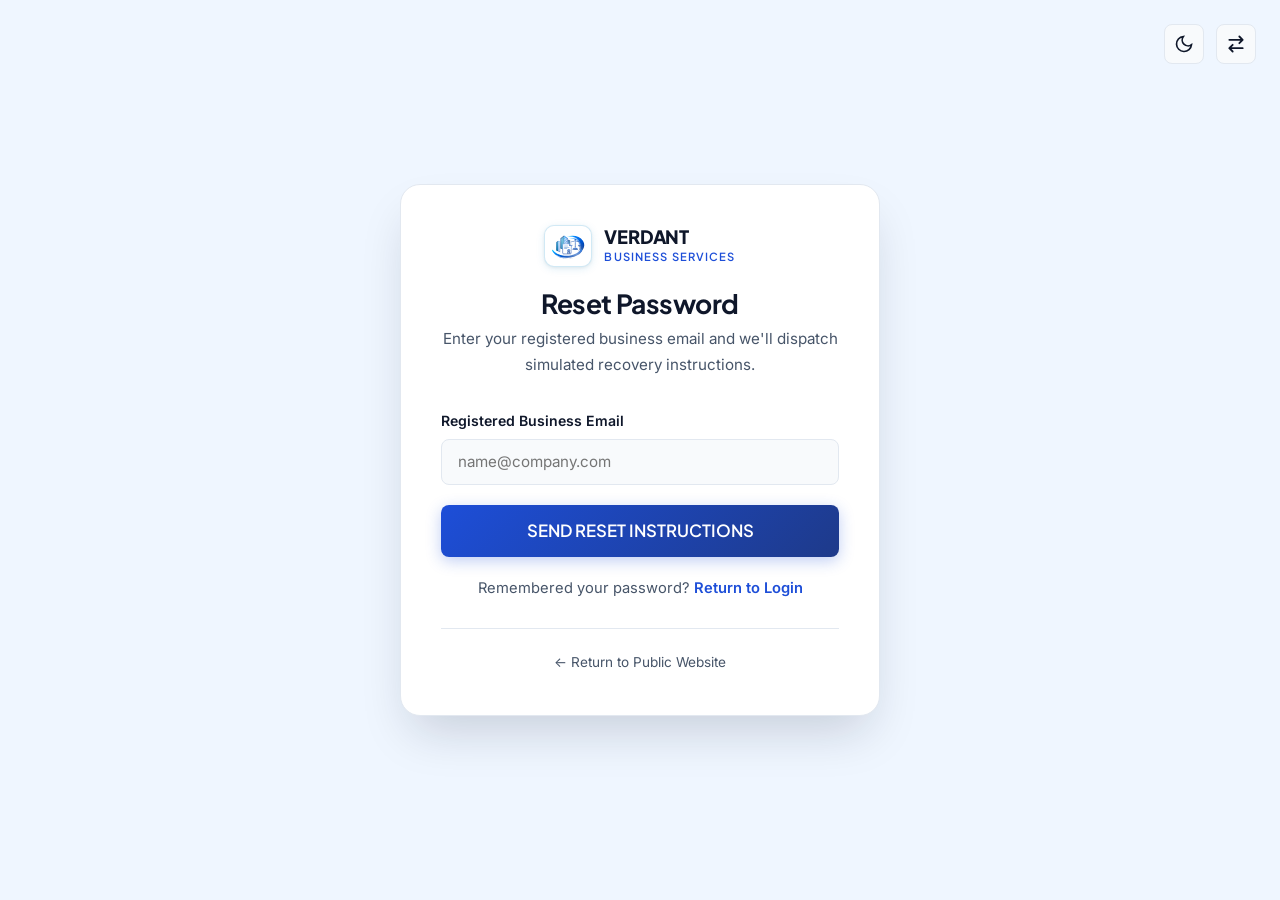
<file: forgot-password.html>
<!DOCTYPE html>
<html lang="en">
<head>
  <meta charset="UTF-8">
  <meta name="viewport" content="width=device-width, initial-scale=1.0">
  <title>Reset Password | Verdant Business Services</title>
  <meta name="description" content="Reset your client portal password for Verdant Business Services.">
  <link rel="preconnect" href="https://fonts.googleapis.com">
  <link rel="preconnect" href="https://fonts.gstatic.com" crossorigin>
  <link href="https://fonts.googleapis.com/css2?family=Inter:wght@400;500;600;700&family=Plus+Jakarta+Sans:wght@500;600;700;800&display=swap" rel="stylesheet">
  <link rel="stylesheet" href="assets/css/style.css">
  <link rel="stylesheet" href="assets/css/responsive.css">
  <script src="assets/js/theme.js"></script>
  <link rel="icon" type="image/svg+xml" href="assets/images/logo.svg">
  <link rel="alternate icon" type="image/png" href="assets/images/website-logo.png">
</head>
<body class="auth-page">

  <div class="auth-container">
    <!-- Top-Right Controls (Above Card on Mobile) -->
    <div class="auth-header-controls">
      <button class="toggle-btn theme-toggle-btn" aria-label="Toggle light and dark theme"></button>
      <button class="toggle-btn rtl-toggle-btn" aria-label="Toggle RTL mode" title="Right to Left / Left to Right">
        <svg width="20" height="20" viewBox="0 0 24 24" fill="none" stroke="currentColor" stroke-width="2.2" stroke-linecap="round" stroke-linejoin="round" aria-hidden="true">
          <path d="M4 7h16M16 3l4 4-4 4"/>
          <path d="M20 17H4M8 21l-4-4 4-4"/>
        </svg>
      </button>
    </div>

    <div class="auth-card">
      <div class="auth-brand">
        <a href="index.html" class="brand-logo" style="margin-bottom: 1.25rem;">
          <div class="brand-icon-box">
            <img src="assets/images/logo.svg" alt="Verdant Logo" class="brand-logo-img">
          </div>
          <div class="brand-title-wrap">
            <span class="brand-title">VERDANT</span>
            <span class="brand-subtitle">Business Services</span>
          </div>
        </a>
        <h2 style="font-size: 1.65rem; margin-bottom: 0.35rem;">Reset Password</h2>
        <p style="font-size: 0.95rem; margin-bottom: 0;">Enter your registered business email and we'll dispatch simulated recovery instructions.</p>
      </div>

      <div id="forgotSuccessMsg" style="display: none; background-color: rgba(16, 185, 129, 0.12); color: #10B981; border: 1px solid rgba(16, 185, 129, 0.3); border-radius: var(--radius-sm); padding: 1rem; margin-bottom: 1.5rem; font-size: 0.92rem;"></div>

      <form id="forgotPasswordForm">
        <div class="form-group">
          <label for="email" class="form-label">Registered Business Email</label>
          <input type="email" id="email" class="form-control" placeholder="name@company.com" required autocomplete="email">
        </div>

        <button type="submit" class="btn btn-primary btn-block btn-lg" style="margin-bottom: 1.25rem;">SEND RESET INSTRUCTIONS</button>

        <div style="text-align: center; font-size: 0.92rem; color: var(--text-muted);">
          Remembered your password? <a href="login.html" style="color: var(--color-primary); font-weight: 600;">Return to Login</a>
        </div>
      </form>

      <div style="margin-top: 1.75rem; padding-top: 1.25rem; border-top: 1px solid var(--border-light); text-align: center;">
        <a href="index.html" style="font-size: 0.85rem; color: var(--text-muted);">← Return to Public Website</a>
      </div>
    </div>
  </div>

  <script src="assets/js/auth.js"></script>
</body>
</html>
</file>
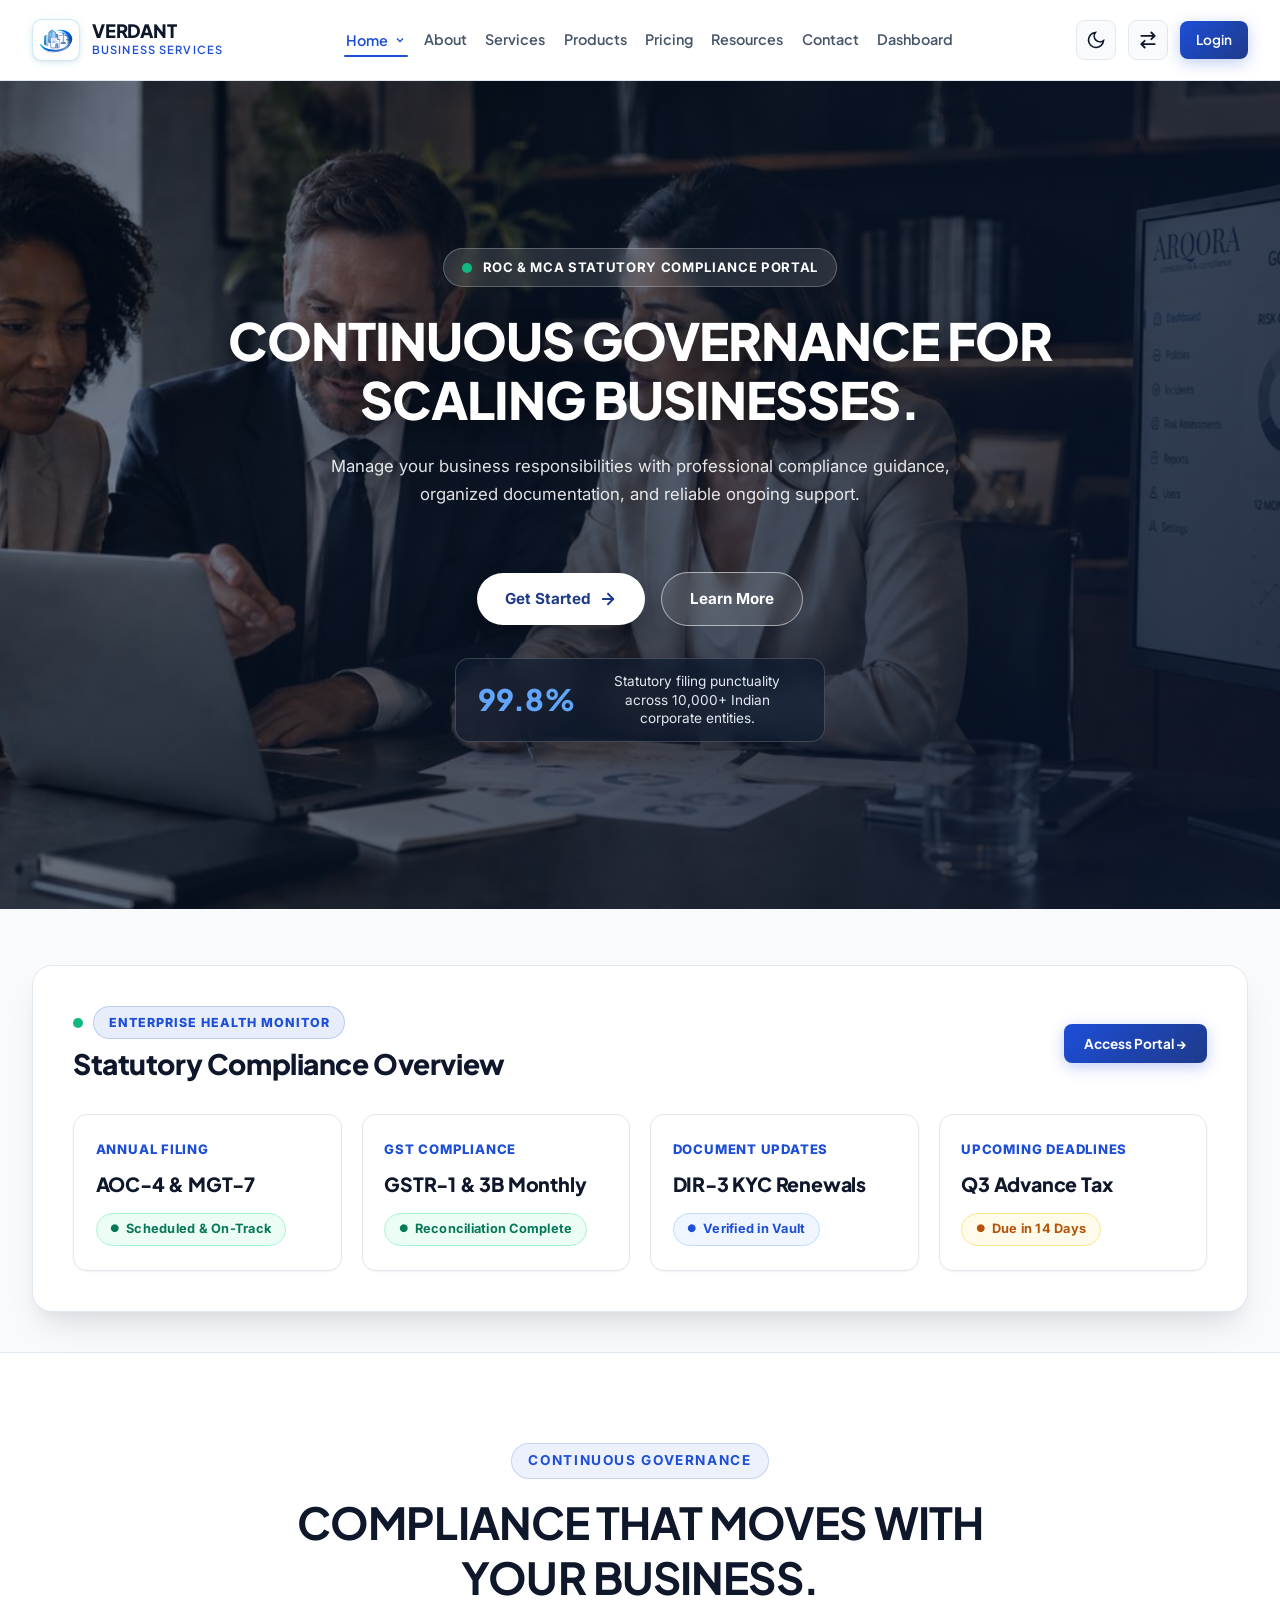
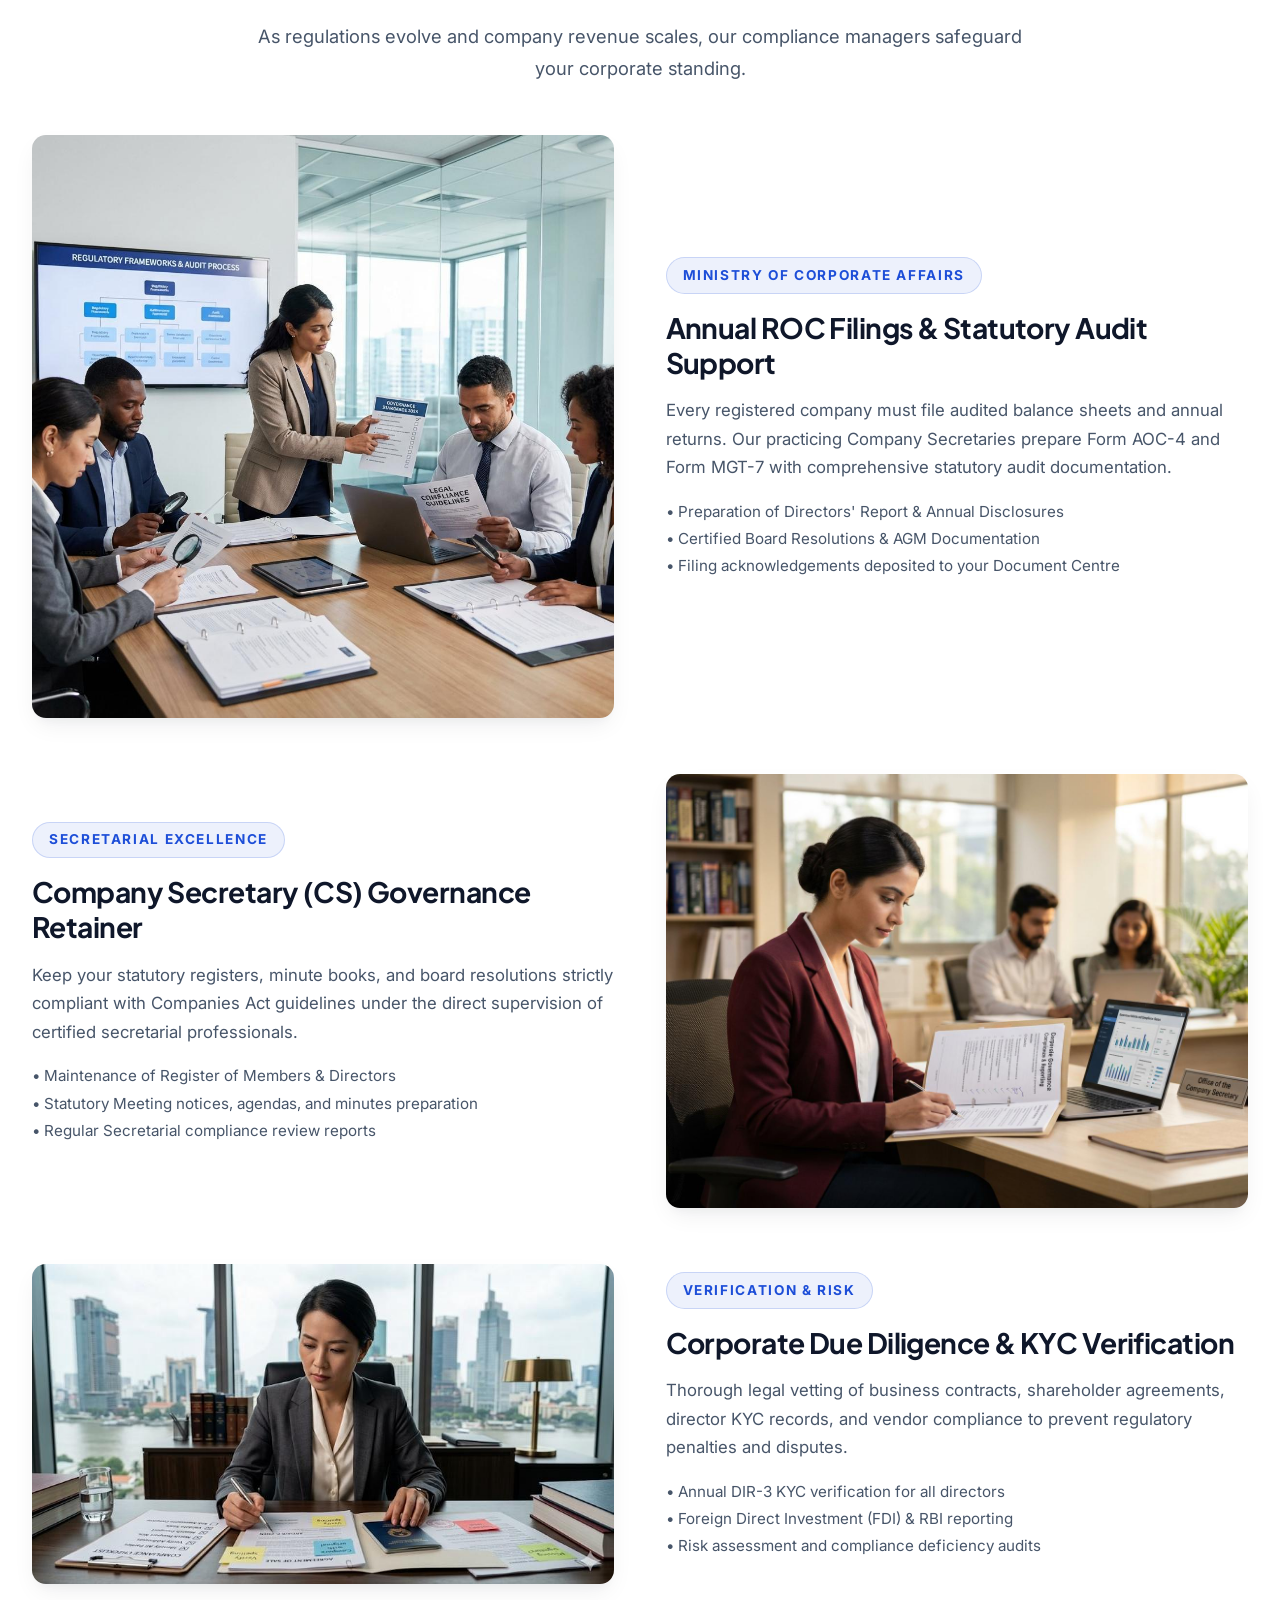
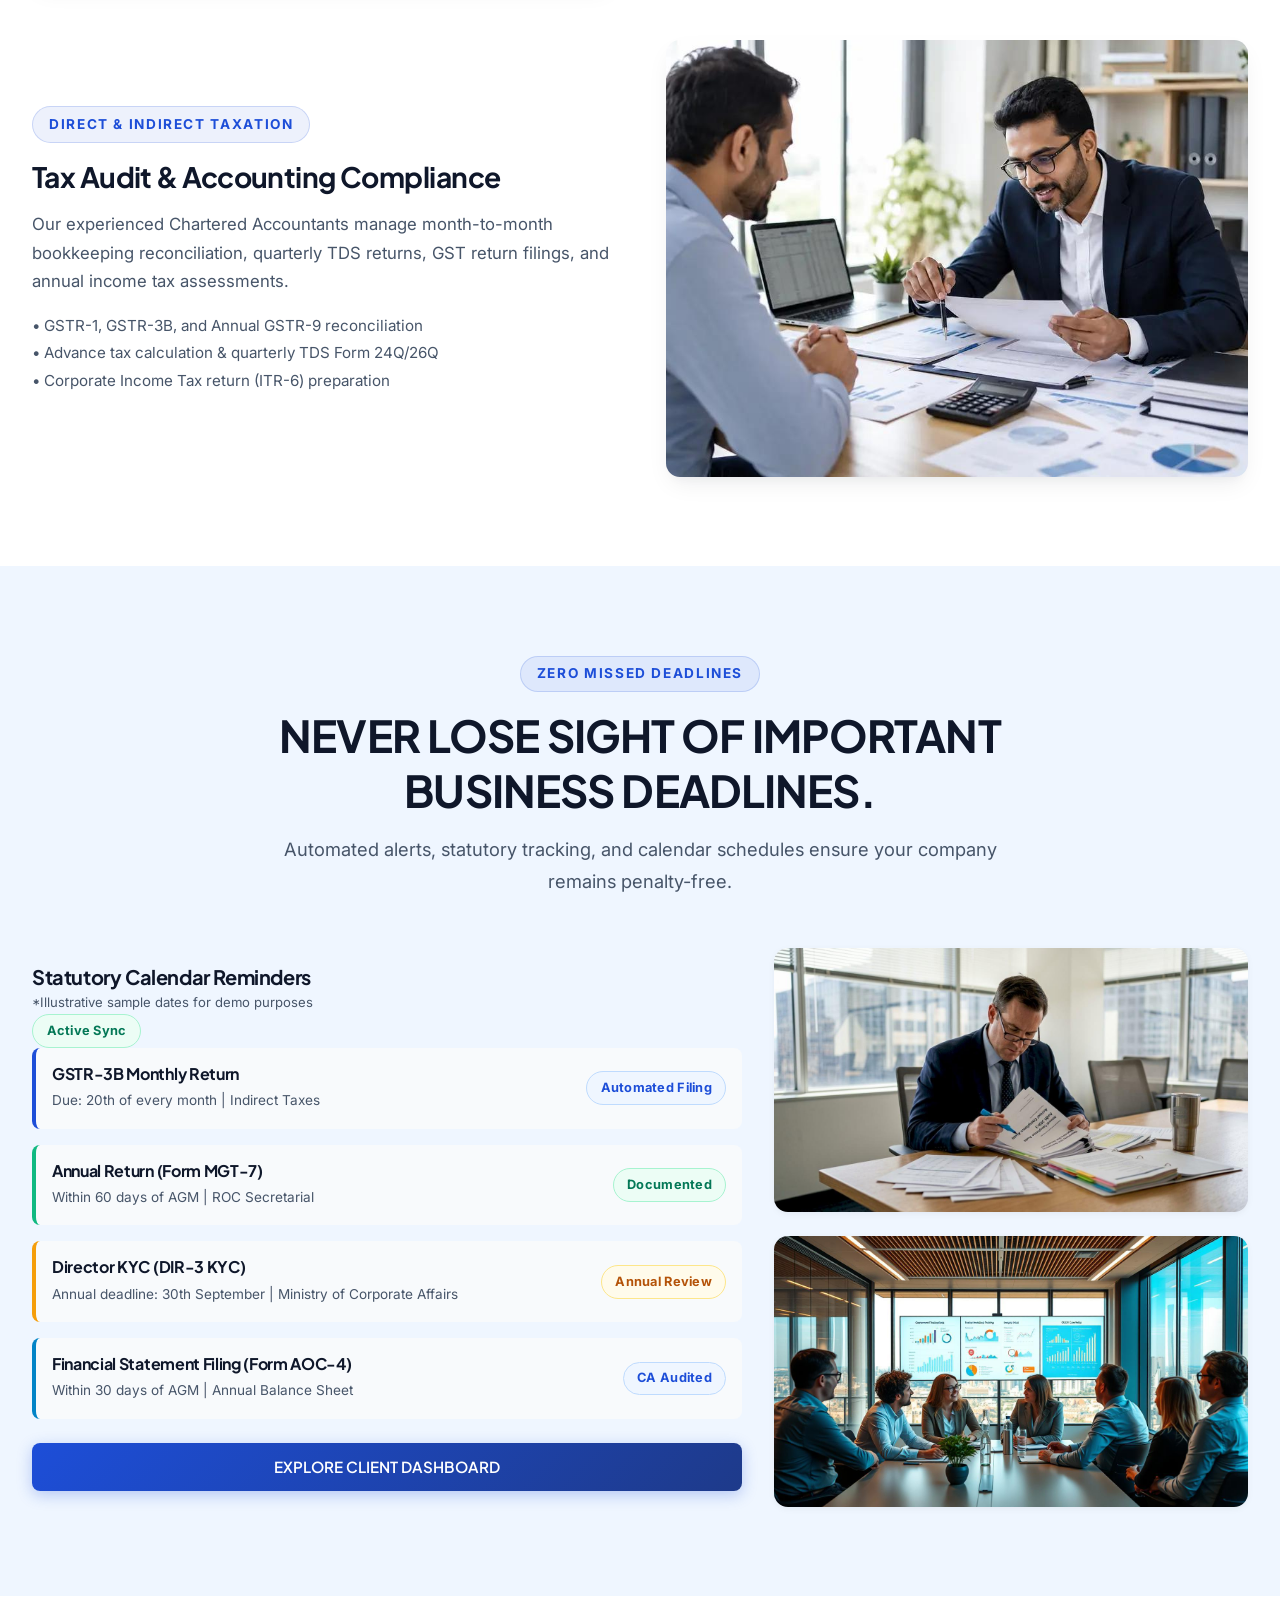
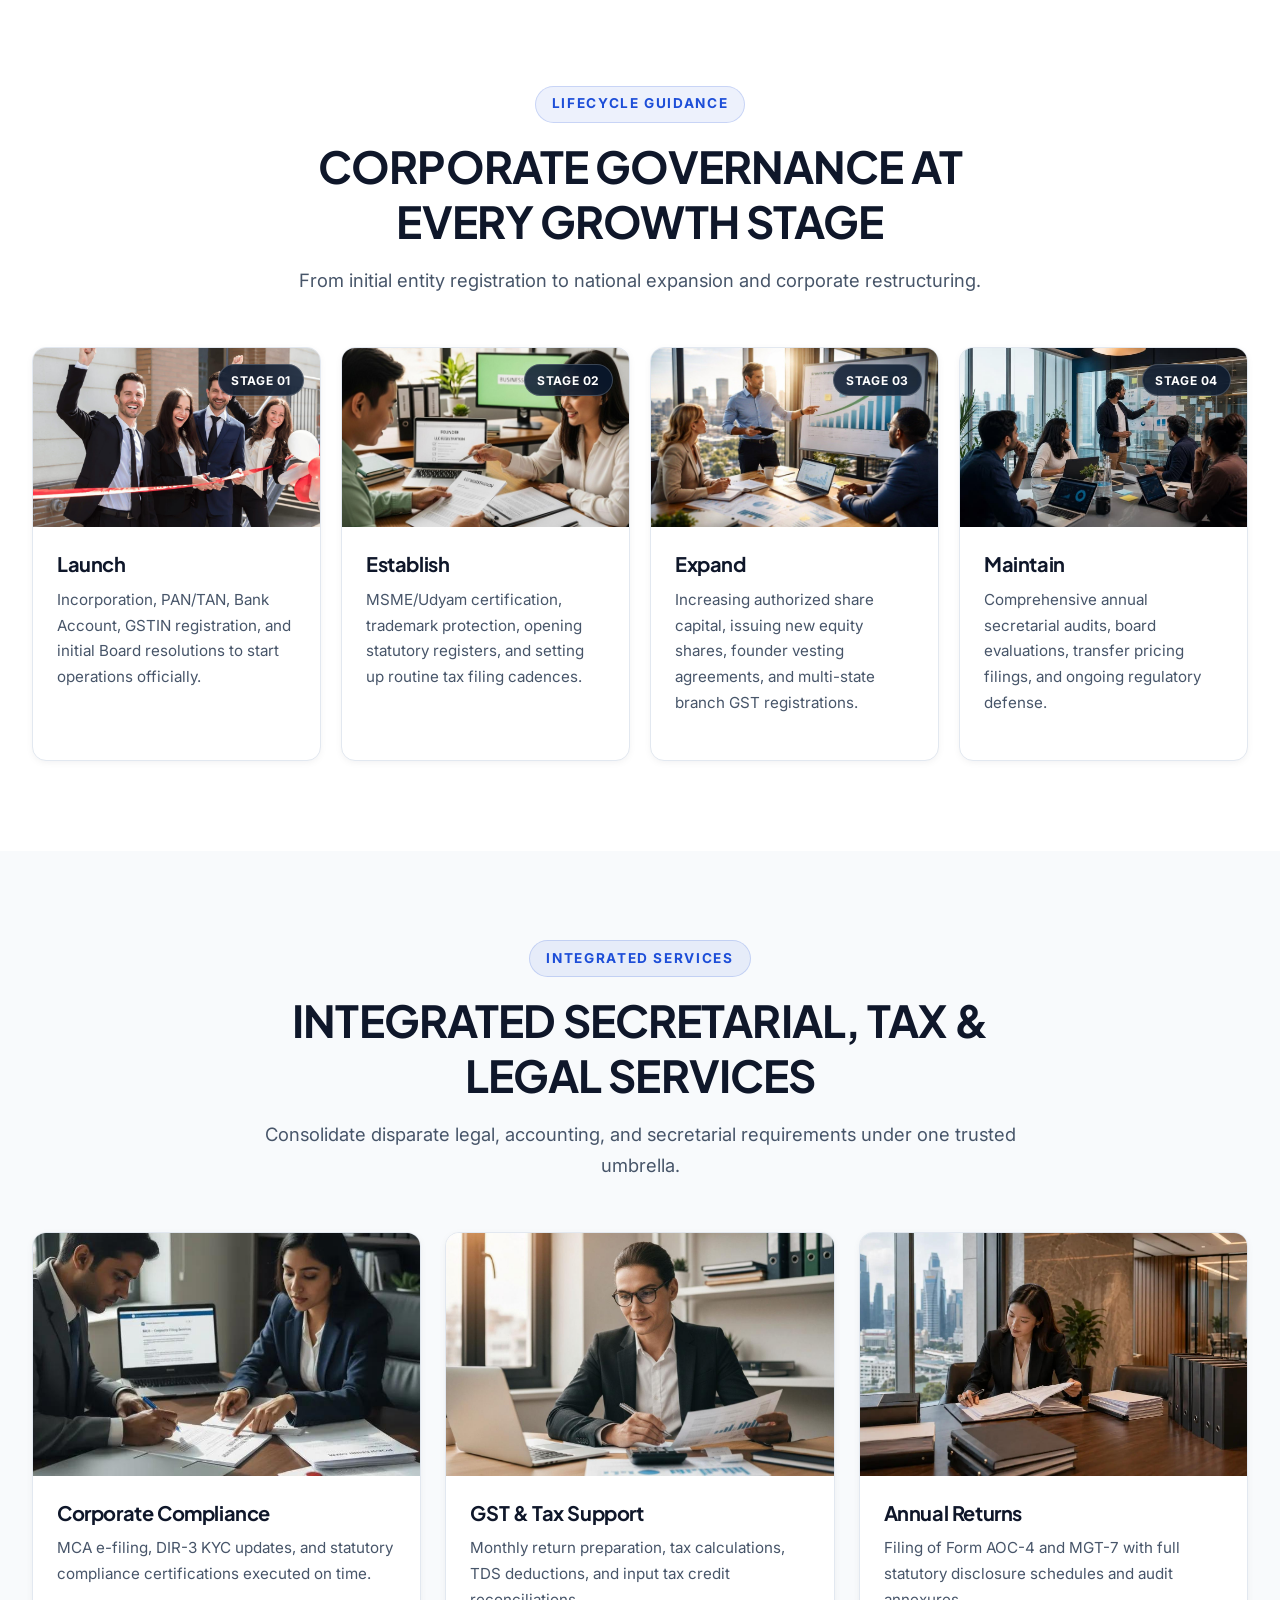
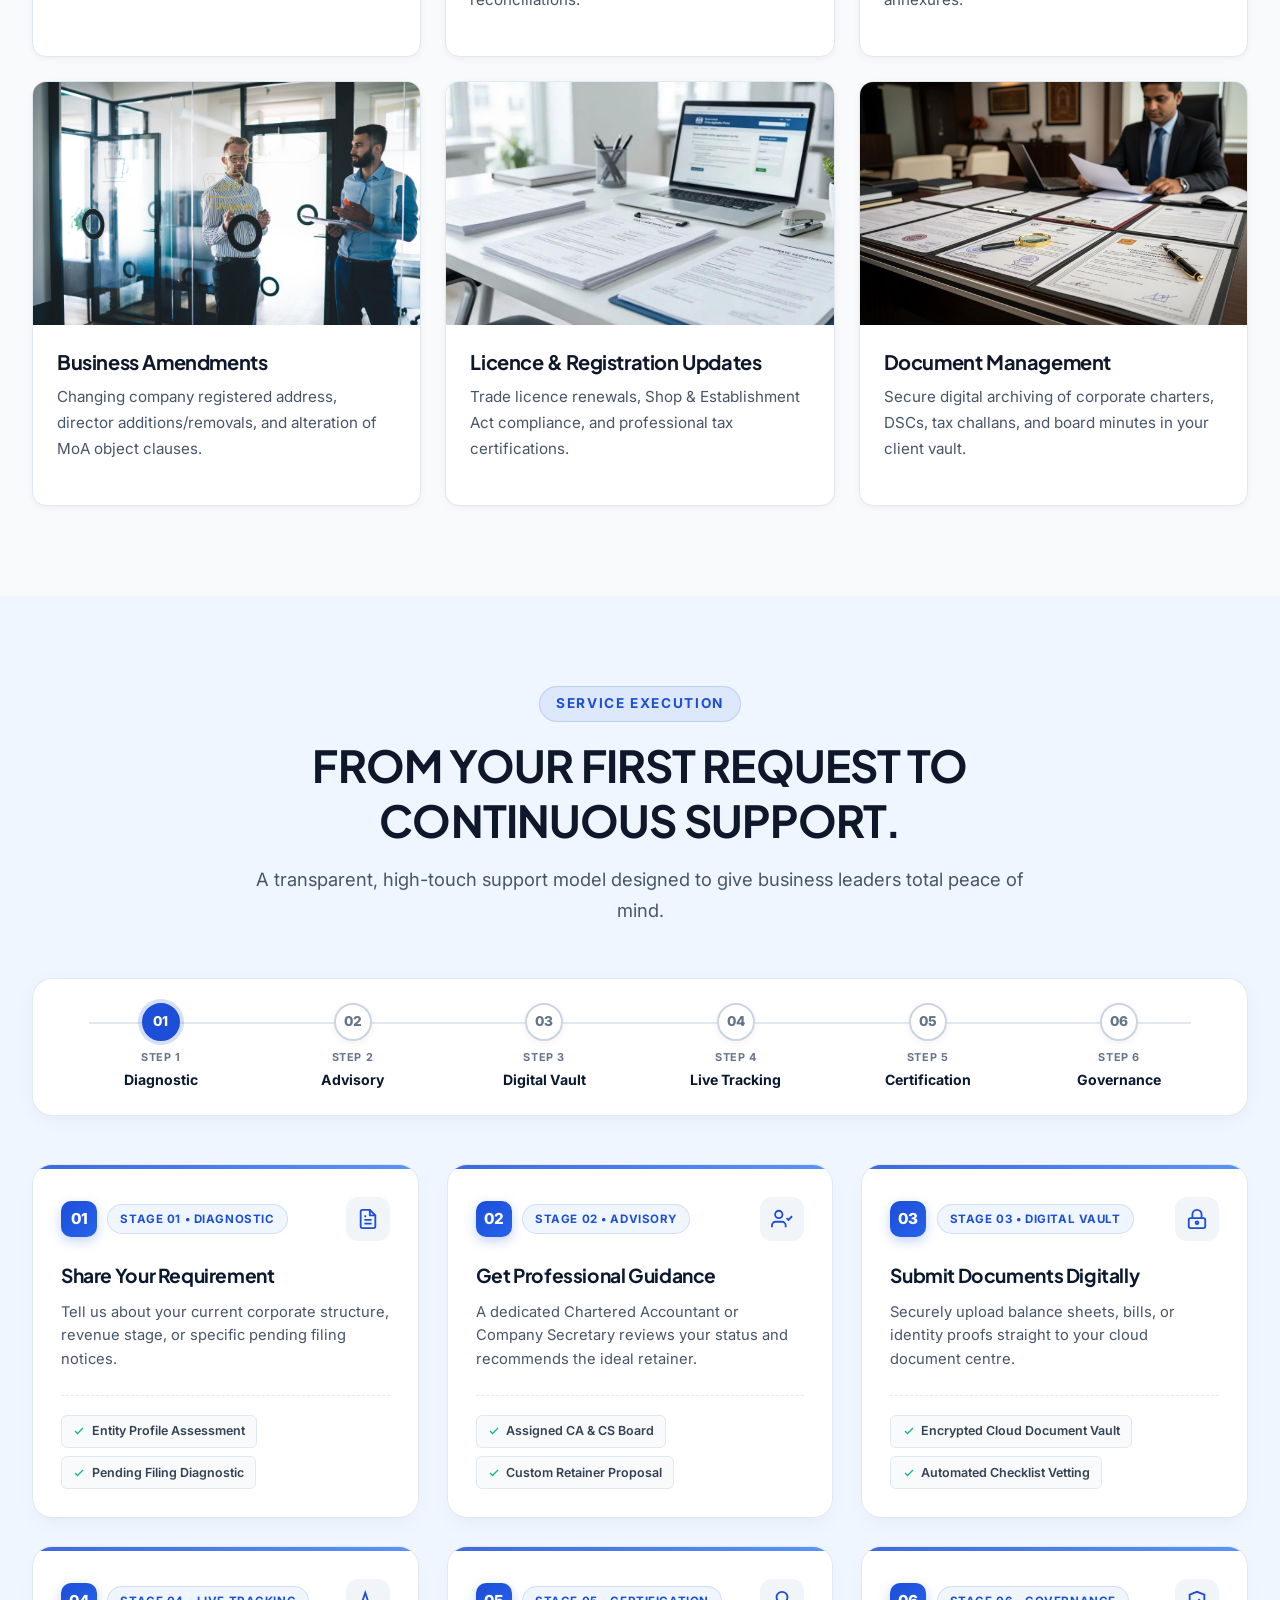
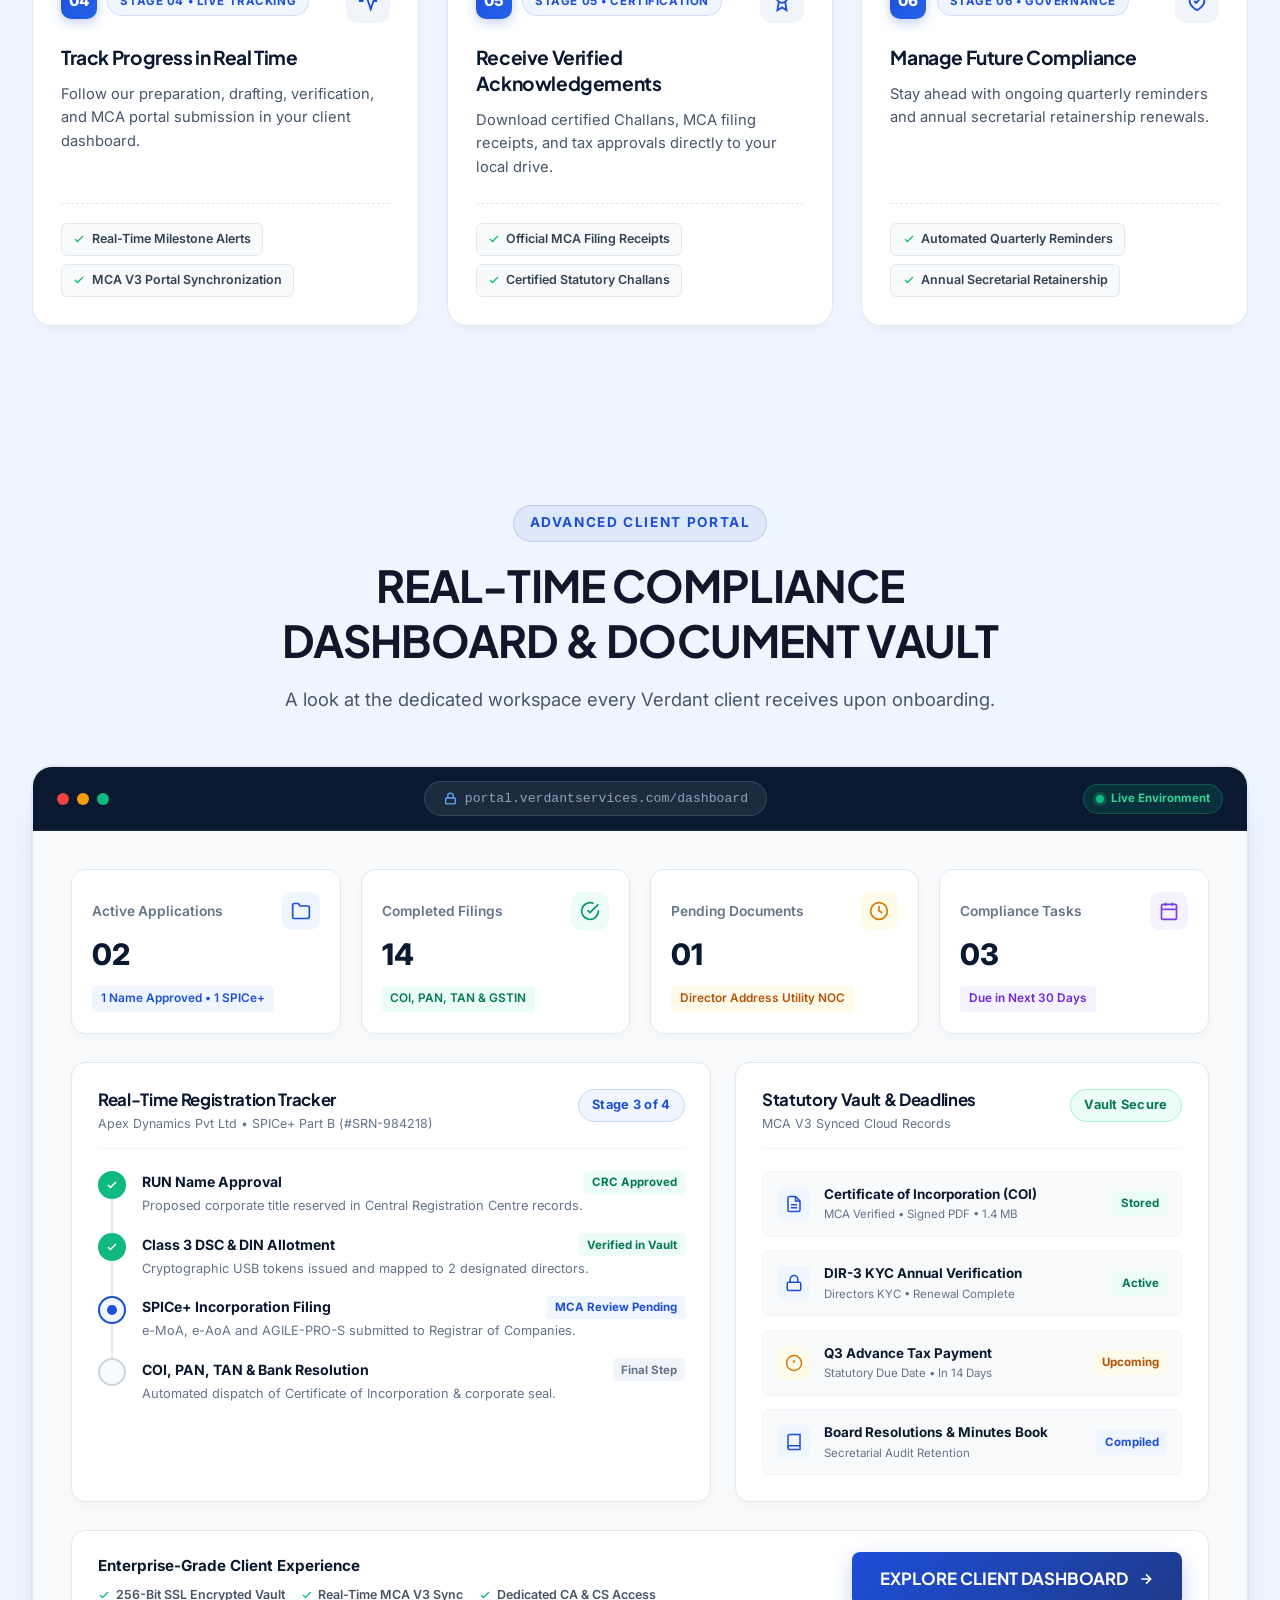
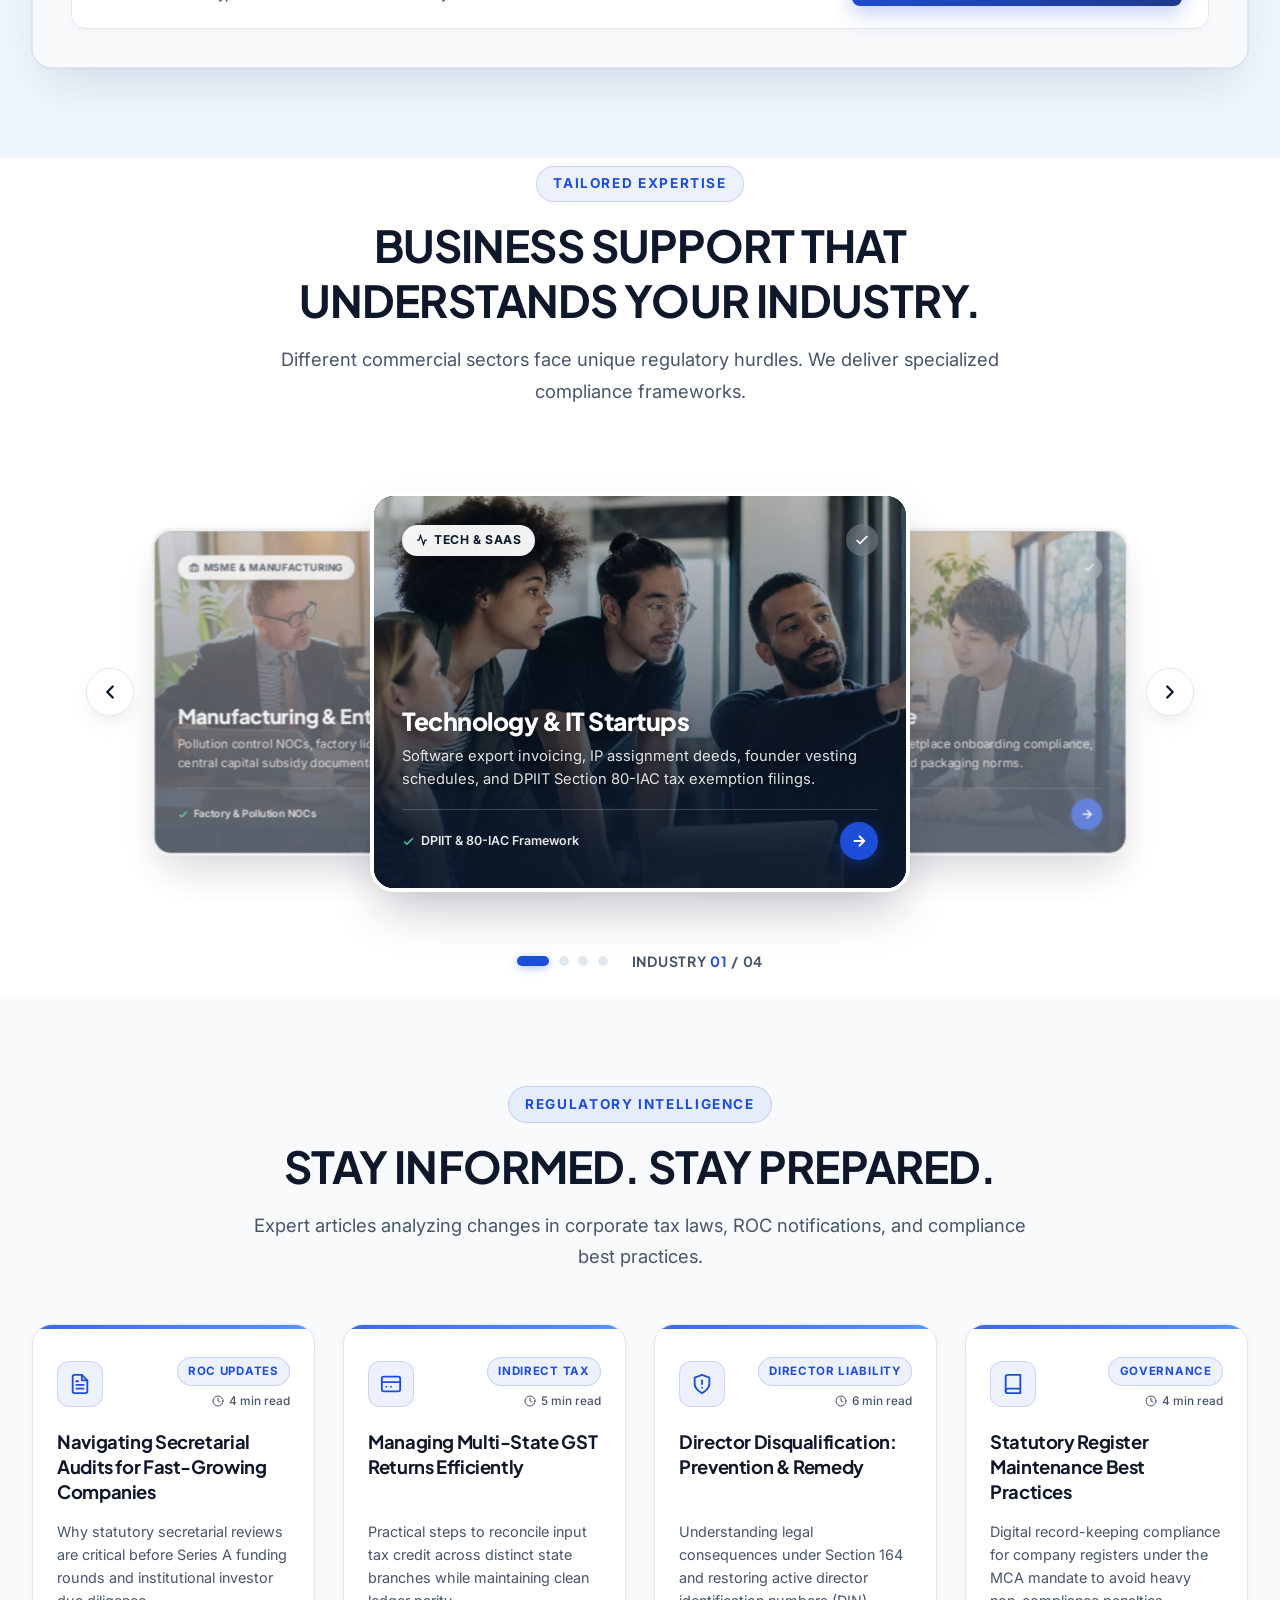
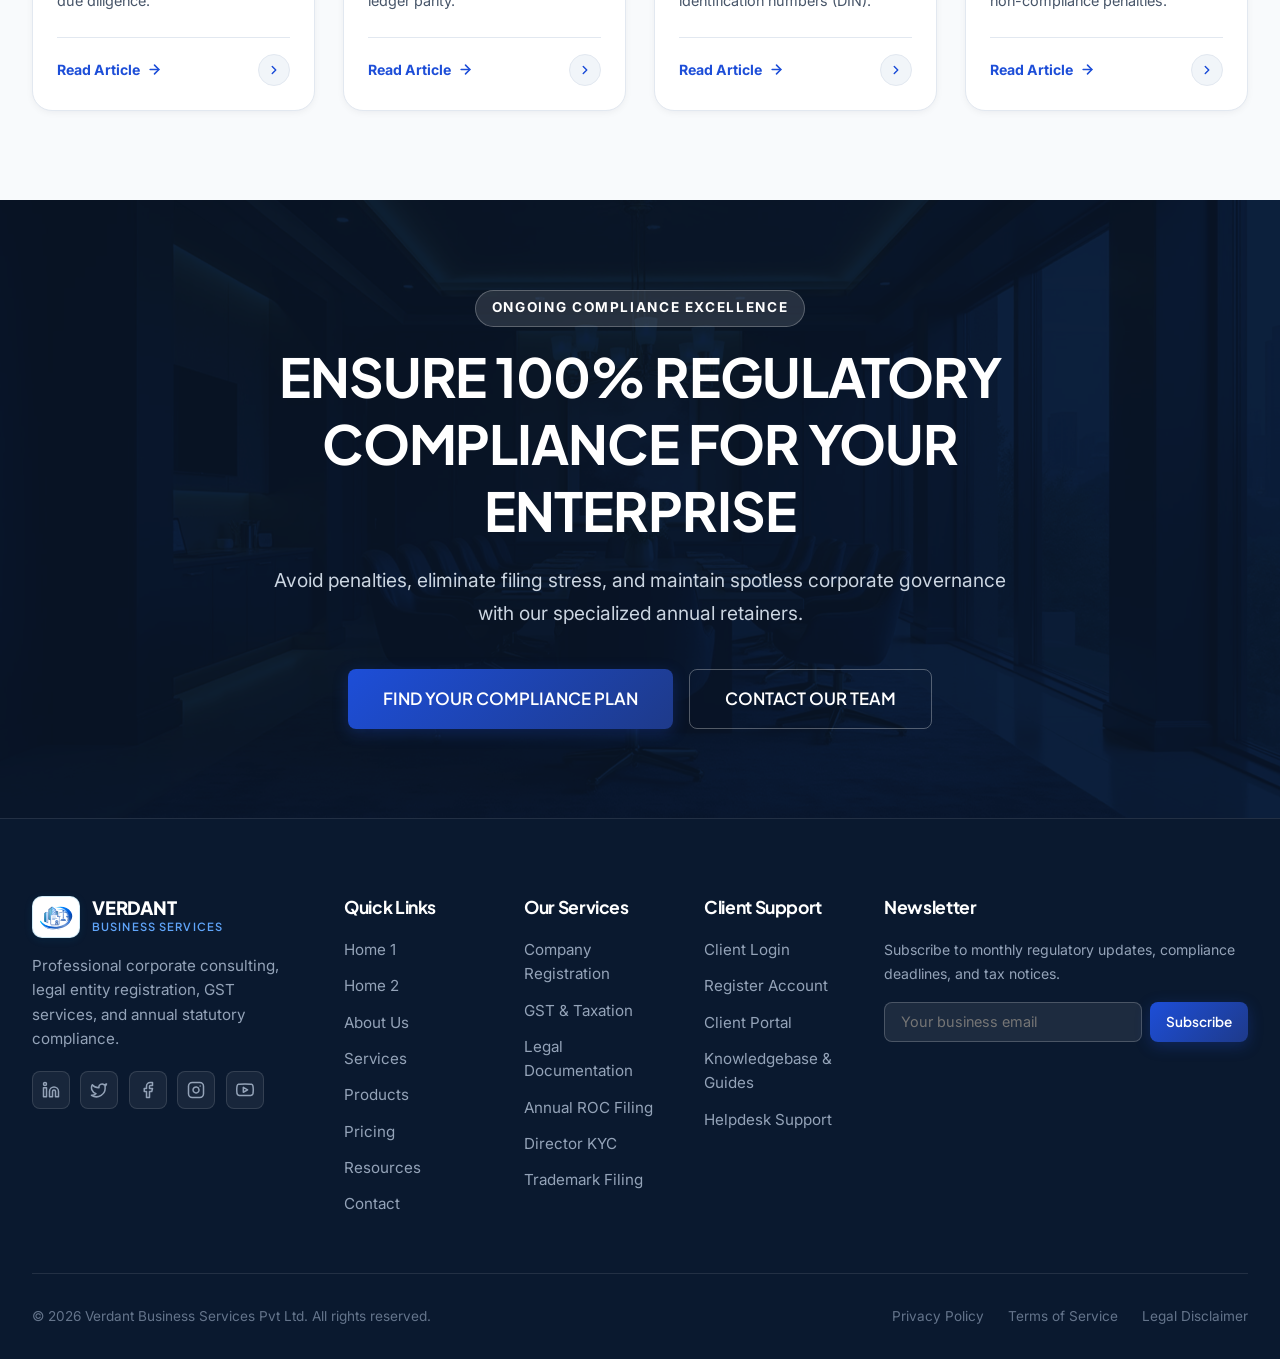
<file: home-2.html>
<!DOCTYPE html>
<html lang="en">
<head>
  <meta charset="UTF-8">
  <meta name="viewport" content="width=device-width, initial-scale=1.0">
  <title>Corporate Compliance & Ongoing Governance | Verdant Business Services</title>
  <meta name="description" content="Manage your ongoing corporate responsibilities with professional compliance guidance, statutory secretarial support, GST filings, and organized annual governance.">
  <link rel="preconnect" href="https://fonts.googleapis.com">
  <link rel="preconnect" href="https://fonts.gstatic.com" crossorigin>
  <link href="https://fonts.googleapis.com/css2?family=Inter:wght@400;500;600;700&family=Plus+Jakarta+Sans:wght@500;600;700;800&display=swap" rel="stylesheet">
  <link rel="stylesheet" href="assets/css/style.css">
  <link rel="stylesheet" href="assets/css/responsive.css">
  <script src="assets/js/theme.js"></script>
  <link rel="icon" type="image/svg+xml" href="assets/images/logo.svg">
  <link rel="alternate icon" type="image/png" href="assets/images/website-logo.png">
</head>
<body>

  <!-- Sticky Global Header -->
  <header class="site-header" id="siteHeader">
    <div class="container nav-container">
      <a href="index.html" class="brand-logo" aria-label="Verdant Business Services Homepage">
        <div class="brand-icon-box">
          <img src="assets/images/logo.svg" alt="Verdant Logo" class="brand-logo-img">
        </div>
        <div class="brand-title-wrap">
          <span class="brand-title">VERDANT</span>
          <span class="brand-subtitle">Business Services</span>
        </div>
      </a>

      <!-- Desktop Navigation Menu -->
      <nav class="nav-menu" aria-label="Primary Navigation">
        <div class="nav-dropdown">
          <button class="nav-link nav-dropdown-btn" aria-expanded="false" aria-haspopup="true">
            <span>Home</span>
            <svg class="dropdown-arrow" width="12" height="12" viewBox="0 0 24 24" fill="none" stroke="currentColor" stroke-width="2.5"><path d="M6 9l6 6 6-6"/></svg>
          </button>
          <div class="dropdown-menu">
            <a href="index.html" class="dropdown-item">Home 1</a>
            <a href="home-2.html" class="dropdown-item">Home 2</a>
          </div>
        </div>
        <a href="about.html" class="nav-link">About</a>
        <a href="services.html" class="nav-link">Services</a>
        <a href="products.html" class="nav-link">Products</a>
        <a href="pricing.html" class="nav-link">Pricing</a>
        <a href="resources.html" class="nav-link">Resources</a>
        <a href="contact.html" class="nav-link">Contact</a>
        <a href="dashboard.html" class="nav-link">Dashboard</a>
      </nav>

      <!-- Right Controls -->
      <div class="header-actions">
        <button class="toggle-btn theme-toggle-btn" aria-label="Toggle light and dark theme"></button>
        <button class="toggle-btn rtl-toggle-btn" aria-label="Toggle RTL mode" title="Right to Left / Left to Right">
          <svg width="20" height="20" viewBox="0 0 24 24" fill="none" stroke="currentColor" stroke-width="2.2" stroke-linecap="round" stroke-linejoin="round" aria-hidden="true">
            <path d="M4 7h16M16 3l4 4-4 4"/>
            <path d="M20 17H4M8 21l-4-4 4-4"/>
          </svg>
        </button>
        <a href="login.html" class="btn btn-primary btn-sm">Login</a>
        <button class="hamburger-btn" aria-label="Open mobile navigation menu">
          <span class="hamburger-line"></span>
          <span class="hamburger-line"></span>
          <span class="hamburger-line"></span>
        </button>
      </div>
    </div>
  </header>

  <!-- Mobile Drawer -->
  <div class="mobile-drawer" id="mobileDrawer">
    <div class="mobile-dropdown">
      <button class="mobile-nav-link mobile-dropdown-btn" aria-expanded="true">
        <span>Home</span>
        <svg class="dropdown-arrow" width="14" height="14" viewBox="0 0 24 24" fill="none" stroke="currentColor" stroke-width="2.5"><path d="M6 9l6 6 6-6"/></svg>
      </button>
      <div class="mobile-submenu">
        <a href="index.html" class="mobile-sublink">Home 1</a>
        <a href="home-2.html" class="mobile-sublink">Home 2</a>
      </div>
    </div>
    <a href="about.html" class="mobile-nav-link">About</a>
    <a href="services.html" class="mobile-nav-link">Services</a>
    <a href="products.html" class="mobile-nav-link">Products</a>
    <a href="pricing.html" class="mobile-nav-link">Pricing</a>
    <a href="resources.html" class="mobile-nav-link">Resources</a>
    <a href="contact.html" class="mobile-nav-link">Contact</a>
    <a href="dashboard.html" class="mobile-nav-link">Dashboard</a>
    <div class="mobile-drawer-toggles">
      <button class="toggle-btn theme-toggle-btn" aria-label="Toggle light and dark theme" title="Toggle Light / Dark Theme"></button>
      <button class="toggle-btn rtl-toggle-btn" aria-label="Toggle RTL mode" title="Right to Left / Left to Right">
        <svg width="20" height="20" viewBox="0 0 24 24" fill="none" stroke="currentColor" stroke-width="2.2" stroke-linecap="round" stroke-linejoin="round" aria-hidden="true">
          <path d="M4 7h16M16 3l4 4-4 4"/>
          <path d="M20 17H4M8 21l-4-4 4-4"/>
        </svg>
      </button>
    </div>
    <div class="mobile-actions">
      <a href="login.html" class="btn btn-primary btn-block">Login</a>
    </div>
  </div>

  <main>
    <!-- SECTION 01 — GLASSMORPHISM RIGHT HERO (image-6.png) -->
    <section class="hero-glass-section" id="hero">
      <div class="hero-glass-bg">
        <img src="images/image-6.png" alt="Corporate Boardroom Meeting with Governance Risk and Compliance Monitor Screen">
      </div>
      <div class="hero-glass-overlay"></div>
      
      <div class="container hero-glass-container">
        <div class="hero-glass-center-wrap">
          <div class="hero-glass-pill">
            <span class="hero-pulse-dot"></span>
            <span>ROC &amp; MCA Statutory Compliance Portal</span>
          </div>

          <h1 class="hero-left-headline">
            CONTINUOUS GOVERNANCE FOR SCALING BUSINESSES.
          </h1>

          <p class="hero-glass-desc">
            Manage your business responsibilities with professional compliance guidance, organized documentation, and reliable ongoing support.
          </p>

          <div class="hero-glass-actions">
            <a href="services.html#company-registration" class="hero-btn-solid">
              <span>Get Started</span>
              <svg width="18" height="18" viewBox="0 0 24 24" fill="none" stroke="currentColor" stroke-width="2.5" stroke-linecap="round" stroke-linejoin="round">
                <line x1="5" y1="12" x2="19" y2="12"></line>
                <polyline points="12 5 19 12 12 19"></polyline>
              </svg>
            </a>
            <a href="products.html#compliance-packages" class="hero-btn-ghost">Learn More</a>
          </div>

          <div class="hero-left-badge-box">
            <div class="hero-left-badge-val">99.8%</div>
            <div class="hero-left-badge-desc">Statutory filing punctuality across 10,000+ Indian corporate entities.</div>
          </div>
        </div>
      </div>
    </section>

    <!-- SECTION 01B — ENTERPRISE HEALTH MONITOR (Placed below the Hero Section) -->
    <section class="section-monitor-panel" id="compliance-monitor">
      <div class="container">
        <div class="monitor-card">
          <div class="monitor-header">
            <div class="monitor-header-left">
              <div class="monitor-badge-row">
                <span class="status-indicator-live"></span>
                <span class="monitor-eyebrow-badge">Enterprise Health Monitor</span>
              </div>
              <h2 class="monitor-title">Statutory Compliance Overview</h2>
            </div>
            <a href="dashboard.html" class="btn btn-primary btn-sm monitor-portal-btn" style="font-weight: 700; padding: 0.55rem 1.25rem;">Access Portal →</a>
          </div>

          <div class="grid-4 monitor-grid">
            <div class="monitor-stat-box">
              <span class="monitor-stat-category">Annual Filing</span>
              <h3 class="monitor-stat-name">AOC-4 &amp; MGT-7</h3>
              <span class="status-pill success"><span style="font-size: 0.65rem;">●</span> Scheduled &amp; On-Track</span>
            </div>
            <div class="monitor-stat-box">
              <span class="monitor-stat-category">GST Compliance</span>
              <h3 class="monitor-stat-name">GSTR-1 &amp; 3B Monthly</h3>
              <span class="status-pill success"><span style="font-size: 0.65rem;">●</span> Reconciliation Complete</span>
            </div>
            <div class="monitor-stat-box">
              <span class="monitor-stat-category">Document Updates</span>
              <h3 class="monitor-stat-name">DIR-3 KYC Renewals</h3>
              <span class="status-pill info"><span style="font-size: 0.65rem;">●</span> Verified in Vault</span>
            </div>
            <div class="monitor-stat-box">
              <span class="monitor-stat-category">Upcoming Deadlines</span>
              <h3 class="monitor-stat-name">Q3 Advance Tax</h3>
              <span class="status-pill warning"><span style="font-size: 0.65rem;">●</span> Due in 14 Days</span>
            </div>
          </div>
        </div>
      </div>
    </section>

    <!-- SECTION 02 — YOUR BUSINESS, OUR COMPLIANCE SUPPORT (Alternating Blocks) -->
    <section class="section">
      <div class="container">
        <div class="section-header">
          <div class="eyebrow">CONTINUOUS GOVERNANCE</div>
          <h2>COMPLIANCE THAT MOVES WITH YOUR BUSINESS.</h2>
          <p>As regulations evolve and company revenue scales, our compliance managers safeguard your corporate standing.</p>
        </div>

        <div style="display: flex; flex-direction: column; gap: 3.5rem;">
          <!-- Block 1: Annual ROC Filings (image-2.png) -->
          <div class="grid-2" style="gap: clamp(2rem, 4vw, 4rem); align-items: center;">
            <div style="border-radius: var(--radius-md); overflow: hidden; box-shadow: var(--shadow-md);" data-tilt>
              <img src="images/image-2.png" alt="Regulatory frameworks & audit process meeting with governance standards">
            </div>
            <div>
              <span class="eyebrow">Ministry of Corporate Affairs</span>
              <h3 style="margin-bottom: 1rem;">Annual ROC Filings & Statutory Audit Support</h3>
              <p>Every registered company must file audited balance sheets and annual returns. Our practicing Company Secretaries prepare Form AOC-4 and Form MGT-7 with comprehensive statutory audit documentation.</p>
              <ul style="margin-block: 1rem; color: var(--text-muted); font-size: 0.95rem; line-height: 1.8;">
                <li>• Preparation of Directors' Report & Annual Disclosures</li>
                <li>• Certified Board Resolutions & AGM Documentation</li>
                <li>• Filing acknowledgements deposited to your Document Centre</li>
              </ul>
            </div>
          </div>

          <!-- Block 2: Statutory Secretarial Services (image-52.png) -->
          <div class="grid-2" style="gap: clamp(2rem, 4vw, 4rem); align-items: center;">
            <div>
              <span class="eyebrow">Secretarial Excellence</span>
              <h3 style="margin-bottom: 1rem;">Company Secretary (CS) Governance Retainer</h3>
              <p>Keep your statutory registers, minute books, and board resolutions strictly compliant with Companies Act guidelines under the direct supervision of certified secretarial professionals.</p>
              <ul style="margin-block: 1rem; color: var(--text-muted); font-size: 0.95rem; line-height: 1.8;">
                <li>• Maintenance of Register of Members & Directors</li>
                <li>• Statutory Meeting notices, agendas, and minutes preparation</li>
                <li>• Regular Secretarial compliance review reports</li>
              </ul>
            </div>
            <div style="border-radius: var(--radius-md); overflow: hidden; box-shadow: var(--shadow-md);" data-tilt>
              <img src="images/image-52.png" alt="Company secretary in office reviewing corporate governance compliance report dossier">
            </div>
          </div>

          <!-- Block 3: Corporate Due Diligence (image-55.png) -->
          <div class="grid-2" style="gap: clamp(2rem, 4vw, 4rem); align-items: center;">
            <div style="border-radius: var(--radius-md); overflow: hidden; box-shadow: var(--shadow-md);" data-tilt>
              <img src="images/image-55.png" alt="Compliance officer verifying legal agreement, passport identity and checklist tags">
            </div>
            <div>
              <span class="eyebrow">Verification & Risk</span>
              <h3 style="margin-bottom: 1rem;">Corporate Due Diligence & KYC Verification</h3>
              <p>Thorough legal vetting of business contracts, shareholder agreements, director KYC records, and vendor compliance to prevent regulatory penalties and disputes.</p>
              <ul style="margin-block: 1rem; color: var(--text-muted); font-size: 0.95rem; line-height: 1.8;">
                <li>• Annual DIR-3 KYC verification for all directors</li>
                <li>• Foreign Direct Investment (FDI) & RBI reporting</li>
                <li>• Risk assessment and compliance deficiency audits</li>
              </ul>
            </div>
          </div>

          <!-- Block 4: Tax Documentation & Audit (image-70.png) -->
          <div class="grid-2" style="gap: clamp(2rem, 4vw, 4rem); align-items: center;">
            <div>
              <span class="eyebrow">Direct & Indirect Taxation</span>
              <h3 style="margin-bottom: 1rem;">Tax Audit & Accounting Compliance</h3>
              <p>Our experienced Chartered Accountants manage month-to-month bookkeeping reconciliation, quarterly TDS returns, GST return filings, and annual income tax assessments.</p>
              <ul style="margin-block: 1rem; color: var(--text-muted); font-size: 0.95rem; line-height: 1.8;">
                <li>• GSTR-1, GSTR-3B, and Annual GSTR-9 reconciliation</li>
                <li>• Advance tax calculation & quarterly TDS Form 24Q/26Q</li>
                <li>• Corporate Income Tax return (ITR-6) preparation</li>
              </ul>
            </div>
            <div style="border-radius: var(--radius-md); overflow: hidden; box-shadow: var(--shadow-md);" data-tilt>
              <img src="images/image-70.png" alt="Chartered Accountant reviewing financial statements and tax audit documents">
            </div>
          </div>
        </div>
      </div>
    </section>

    <!-- SECTION 03 — COMPLIANCE CALENDAR (Interactive Visual) -->
    <section class="section section-ice" id="compliance-calendar">
      <div class="container">
        <div class="section-header">
          <div class="eyebrow">ZERO MISSED DEADLINES</div>
          <h2>NEVER LOSE SIGHT OF IMPORTANT BUSINESS DEADLINES.</h2>
          <p>Automated alerts, statutory tracking, and calendar schedules ensure your company remains penalty-free.</p>
        </div>

        <div style="display: grid; grid-template-columns: 1.2fr 0.8fr; gap: 2rem; align-items: center;" class="grid-2">
          <!-- Left: Sample Compliance Calendar Display -->
          <div class="dash-card">
            <div class="dash-card-header">
              <div>
                <h3 style="font-size: 1.25rem;">Statutory Calendar Reminders</h3>
                <span style="font-size: 0.82rem; color: var(--text-muted);">*Illustrative sample dates for demo purposes</span>
              </div>
              <span class="status-pill success">Active Sync</span>
            </div>

            <div style="display: flex; flex-direction: column; gap: 1rem;">
              <div class="compliance-reminder-card" style="display: flex; align-items: center; justify-content: space-between; padding: 1rem; background-color: var(--bg-surface); border-radius: var(--radius-sm); border-left: 4px solid var(--color-primary);">
                <div>
                  <h4 style="font-size: 1rem; margin-bottom: 0.2rem;">GSTR-3B Monthly Return</h4>
                  <span class="compliance-reminder-meta" style="font-size: 0.85rem; color: var(--text-muted);">Due: 20th of every month | Indirect Taxes</span>
                </div>
                <span class="status-pill info">Automated Filing</span>
              </div>

              <div class="compliance-reminder-card" style="display: flex; align-items: center; justify-content: space-between; padding: 1rem; background-color: var(--bg-surface); border-radius: var(--radius-sm); border-left: 4px solid #10B981;">
                <div>
                  <h4 style="font-size: 1rem; margin-bottom: 0.2rem;">Annual Return (Form MGT-7)</h4>
                  <span class="compliance-reminder-meta" style="font-size: 0.85rem; color: var(--text-muted);">Within 60 days of AGM | ROC Secretarial</span>
                </div>
                <span class="status-pill success">Documented</span>
              </div>

              <div class="compliance-reminder-card" style="display: flex; align-items: center; justify-content: space-between; padding: 1rem; background-color: var(--bg-surface); border-radius: var(--radius-sm); border-left: 4px solid #F59E0B;">
                <div>
                  <h4 style="font-size: 1rem; margin-bottom: 0.2rem;">Director KYC (DIR-3 KYC)</h4>
                  <span class="compliance-reminder-meta" style="font-size: 0.85rem; color: var(--text-muted);">Annual deadline: 30th September | Ministry of Corporate Affairs</span>
                </div>
                <span class="status-pill warning">Annual Review</span>
              </div>

              <div class="compliance-reminder-card" style="display: flex; align-items: center; justify-content: space-between; padding: 1rem; background-color: var(--bg-surface); border-radius: var(--radius-sm); border-left: 4px solid #0284C7;">
                <div>
                  <h4 style="font-size: 1rem; margin-bottom: 0.2rem;">Financial Statement Filing (Form AOC-4)</h4>
                  <span class="compliance-reminder-meta" style="font-size: 0.85rem; color: var(--text-muted);">Within 30 days of AGM | Annual Balance Sheet</span>
                </div>
                <span class="status-pill info">CA Audited</span>
              </div>
            </div>

            <div style="margin-top: 1.5rem; text-align: center;">
              <a href="dashboard.html" class="btn btn-primary btn-block">EXPLORE CLIENT DASHBOARD</a>
            </div>
          </div>

          <!-- Right: Visual Pair (image-88.png & image-36.png) -->
          <div style="display: flex; flex-direction: column; gap: 1.5rem;">
            <div style="border-radius: var(--radius-md); overflow: hidden; box-shadow: var(--shadow-sm);" data-tilt>
              <img src="images/image-88.png" alt="Compliance officer inspecting Annual Compliance Audit 2023 binder with highlighter">
            </div>
            <div style="border-radius: var(--radius-md); overflow: hidden; box-shadow: var(--shadow-sm);" data-tilt>
              <img src="images/image-36.png" alt="Boardroom with panoramic screens displaying financial compliance analytics">
            </div>
          </div>
        </div>
      </div>
    </section>

    <!-- SECTION 04 — BUSINESS SUPPORT BY GROWTH STAGE (4 Editorial Blocks - Even Number Rule) -->
    <section class="section">
      <div class="container">
        <div class="section-header">
          <div class="eyebrow">LIFECYCLE GUIDANCE</div>
          <h2>CORPORATE GOVERNANCE AT EVERY GROWTH STAGE</h2>
          <p>From initial entity registration to national expansion and corporate restructuring.</p>
        </div>

        <div class="grid-4">
          <!-- Stage 1: Launch (image-78.png) -->
          <div class="corp-card">
            <div class="card-img-wrap">
              <img src="images/image-78.png" alt="Four founders celebrating business launch with ribbon cutting ceremony">
              <span class="card-badge">Stage 01</span>
            </div>
            <div class="card-body">
              <h3 class="card-title">Launch</h3>
              <p class="card-desc">Incorporation, PAN/TAN, Bank Account, GSTIN registration, and initial Board resolutions to start operations officially.</p>
            </div>
          </div>

          <!-- Stage 2: Establish (image-60.png) -->
          <div class="corp-card">
            <div class="card-img-wrap">
              <img src="images/image-60.png" alt="Consultant explaining LLC registration checklist to founder on laptop">
              <span class="card-badge">Stage 02</span>
            </div>
            <div class="card-body">
              <h3 class="card-title">Establish</h3>
              <p class="card-desc">MSME/Udyam certification, trademark protection, opening statutory registers, and setting up routine tax filing cadences.</p>
            </div>
          </div>

          <!-- Stage 3: Expand (image-17.png) -->
          <div class="corp-card">
            <div class="card-img-wrap">
              <img src="images/image-17.png" alt="Executive presenting rising growth strategy chart to colleagues in boardroom">
              <span class="card-badge">Stage 03</span>
            </div>
            <div class="card-body">
              <h3 class="card-title">Expand</h3>
              <p class="card-desc">Increasing authorized share capital, issuing new equity shares, founder vesting agreements, and multi-state branch GST registrations.</p>
            </div>
          </div>

          <!-- Stage 4: Maintain (image-82.png) -->
          <div class="corp-card">
            <div class="card-img-wrap">
              <img src="images/image-82.png" alt="Boardroom meeting reviewing financial performance charts on glass wall">
              <span class="card-badge">Stage 04</span>
            </div>
            <div class="card-body">
              <h3 class="card-title">Maintain</h3>
              <p class="card-desc">Comprehensive annual secretarial audits, board evaluations, transfer pricing filings, and ongoing regulatory defense.</p>
            </div>
          </div>
        </div>
      </div>
    </section>

    <!-- SECTION 05 — A COMPLETE COMPLIANCE ECOSYSTEM (6 Panels - Even Number Rule) -->
    <section class="section section-alt">
      <div class="container">
        <div class="section-header">
          <div class="eyebrow">INTEGRATED SERVICES</div>
          <h2>INTEGRATED SECRETARIAL, TAX &amp; LEGAL SERVICES</h2>
          <p>Consolidate disparate legal, accounting, and secretarial requirements under one trusted umbrella.</p>
        </div>

        <div class="grid-6">
          <!-- Panel 1: Corporate Compliance (image-66.png) -->
          <div class="corp-card" data-tilt>
            <div class="card-img-wrap">
              <img src="images/image-66.png" alt="Corporate legal team filing through MCA online portal with ROC filing forms">
            </div>
            <div class="card-body">
              <h4 class="card-title">Corporate Compliance</h4>
              <p class="card-desc">MCA e-filing, DIR-3 KYC updates, and statutory compliance certifications executed on time.</p>
            </div>
          </div>

          <!-- Panel 2: GST & Tax Support (image-7.png) -->
          <div class="corp-card" data-tilt>
            <div class="card-img-wrap">
              <img src="images/image-7.png" alt="Accountant with calculator and tax charts reviewing financial documentation">
            </div>
            <div class="card-body">
              <h4 class="card-title">GST & Tax Support</h4>
              <p class="card-desc">Monthly return preparation, tax calculations, TDS deductions, and input tax credit reconciliations.</p>
            </div>
          </div>

          <!-- Panel 3: Annual Returns (image-49.png) -->
          <div class="corp-card" data-tilt>
            <div class="card-img-wrap">
              <img src="images/image-49.png" alt="Corporate legal executive examining annual return binders in high-rise boardroom">
            </div>
            <div class="card-body">
              <h4 class="card-title">Annual Returns</h4>
              <p class="card-desc">Filing of Form AOC-4 and MGT-7 with full statutory disclosure schedules and audit annexures.</p>
            </div>
          </div>

          <!-- Panel 4: Business Amendments (image-20.png) -->
          <div class="corp-card" data-tilt>
            <div class="card-img-wrap">
              <img src="images/image-20.png" alt="Founders diagramming business plan and structure amendments on glass wall">
            </div>
            <div class="card-body">
              <h4 class="card-title">Business Amendments</h4>
              <p class="card-desc">Changing company registered address, director additions/removals, and alteration of MoA object clauses.</p>
            </div>
          </div>

          <!-- Panel 5: Licence & Registration Updates (image-51.png) -->
          <div class="corp-card" data-tilt>
            <div class="card-img-wrap">
              <img src="images/image-51.png" alt="Online government application portal with tax certificate and corporate registration">
            </div>
            <div class="card-body">
              <h4 class="card-title">Licence & Registration Updates</h4>
              <p class="card-desc">Trade licence renewals, Shop & Establishment Act compliance, and professional tax certifications.</p>
            </div>
          </div>

          <!-- Panel 6: Document Management (image-86.png) -->
          <div class="corp-card" data-tilt>
            <div class="card-img-wrap">
              <img src="images/image-86.png" alt="Corporate legal registrar reviewing framed government incorporation charters">
            </div>
            <div class="card-body">
              <h4 class="card-title">Document Management</h4>
              <p class="card-desc">Secure digital archiving of corporate charters, DSCs, tax challans, and board minutes in your client vault.</p>
            </div>
          </div>
        </div>
      </div>
    </section>

    <!-- SECTION 06 — HOW OUR CLIENT SUPPORT WORKS (Service Execution Flow) -->
    <section class="section section-execution" id="service-execution">
      <div class="container">
        <div class="section-header">
          <div class="eyebrow">SERVICE EXECUTION</div>
          <h2>FROM YOUR FIRST REQUEST TO CONTINUOUS SUPPORT.</h2>
          <p>A transparent, high-touch support model designed to give business leaders total peace of mind.</p>
        </div>

        <!-- Horizontal Process Progress Rail -->
        <div class="execution-progress-rail" aria-hidden="true">
          <div class="rail-steps-track">
            <div class="rail-step-node active">
              <div class="rail-node-circle">01</div>
              <div class="rail-step-text">
                <span class="rail-step-phase">Step 1</span>
                <span class="rail-step-name">Diagnostic</span>
              </div>
            </div>
            <div class="rail-step-node">
              <div class="rail-node-circle">02</div>
              <div class="rail-step-text">
                <span class="rail-step-phase">Step 2</span>
                <span class="rail-step-name">Advisory</span>
              </div>
            </div>
            <div class="rail-step-node">
              <div class="rail-node-circle">03</div>
              <div class="rail-step-text">
                <span class="rail-step-phase">Step 3</span>
                <span class="rail-step-name">Digital Vault</span>
              </div>
            </div>
            <div class="rail-step-node">
              <div class="rail-node-circle">04</div>
              <div class="rail-step-text">
                <span class="rail-step-phase">Step 4</span>
                <span class="rail-step-name">Live Tracking</span>
              </div>
            </div>
            <div class="rail-step-node">
              <div class="rail-node-circle">05</div>
              <div class="rail-step-text">
                <span class="rail-step-phase">Step 5</span>
                <span class="rail-step-name">Certification</span>
              </div>
            </div>
            <div class="rail-step-node">
              <div class="rail-node-circle">06</div>
              <div class="rail-step-text">
                <span class="rail-step-phase">Step 6</span>
                <span class="rail-step-name">Governance</span>
              </div>
            </div>
          </div>
        </div>

        <!-- 3x2 High-Density Connected Matrix Grid -->
        <div class="execution-cards-grid">
          
          <!-- Card 01 -->
          <div class="execution-card">
            <div class="execution-card-header">
              <div class="execution-card-badges">
                <span class="execution-num-badge">01</span>
                <span class="execution-stage-badge">Stage 01 • Diagnostic</span>
              </div>
              <div class="execution-icon-wrap" aria-hidden="true">
                <svg width="22" height="22" viewBox="0 0 24 24" fill="none" stroke="currentColor" stroke-width="2">
                  <path d="M14 2H6a2 2 0 0 0-2 2v16a2 2 0 0 0 2 2h12a2 2 0 0 0 2-2V8z"/>
                  <polyline points="14 2 14 8 20 8"/>
                  <line x1="16" y1="13" x2="8" y2="13"/>
                  <line x1="16" y1="17" x2="8" y2="17"/>
                  <line x1="10" y1="9" x2="8" y2="9"/>
                </svg>
              </div>
            </div>
            <h3 class="execution-title">Share Your Requirement</h3>
            <p class="execution-desc">Tell us about your current corporate structure, revenue stage, or specific pending filing notices.</p>
            <div class="execution-deliverables">
              <span class="execution-chip">
                <svg width="12" height="12" viewBox="0 0 24 24" fill="none" stroke="currentColor" stroke-width="2.5"><polyline points="20 6 9 17 4 12"/></svg>
                Entity Profile Assessment
              </span>
              <span class="execution-chip">
                <svg width="12" height="12" viewBox="0 0 24 24" fill="none" stroke="currentColor" stroke-width="2.5"><polyline points="20 6 9 17 4 12"/></svg>
                Pending Filing Diagnostic
              </span>
            </div>
          </div>

          <!-- Card 02 -->
          <div class="execution-card">
            <div class="execution-card-header">
              <div class="execution-card-badges">
                <span class="execution-num-badge">02</span>
                <span class="execution-stage-badge">Stage 02 • Advisory</span>
              </div>
              <div class="execution-icon-wrap" aria-hidden="true">
                <svg width="22" height="22" viewBox="0 0 24 24" fill="none" stroke="currentColor" stroke-width="2">
                  <path d="M16 21v-2a4 4 0 0 0-4-4H5a4 4 0 0 0-4 4v2"/>
                  <circle cx="8.5" cy="7" r="4"/>
                  <polyline points="17 11 19 13 23 9"/>
                </svg>
              </div>
            </div>
            <h3 class="execution-title">Get Professional Guidance</h3>
            <p class="execution-desc">A dedicated Chartered Accountant or Company Secretary reviews your status and recommends the ideal retainer.</p>
            <div class="execution-deliverables">
              <span class="execution-chip">
                <svg width="12" height="12" viewBox="0 0 24 24" fill="none" stroke="currentColor" stroke-width="2.5"><polyline points="20 6 9 17 4 12"/></svg>
                Assigned CA &amp; CS Board
              </span>
              <span class="execution-chip">
                <svg width="12" height="12" viewBox="0 0 24 24" fill="none" stroke="currentColor" stroke-width="2.5"><polyline points="20 6 9 17 4 12"/></svg>
                Custom Retainer Proposal
              </span>
            </div>
          </div>

          <!-- Card 03 -->
          <div class="execution-card">
            <div class="execution-card-header">
              <div class="execution-card-badges">
                <span class="execution-num-badge">03</span>
                <span class="execution-stage-badge">Stage 03 • Digital Vault</span>
              </div>
              <div class="execution-icon-wrap" aria-hidden="true">
                <svg width="22" height="22" viewBox="0 0 24 24" fill="none" stroke="currentColor" stroke-width="2">
                  <rect x="3" y="11" width="18" height="11" rx="2" ry="2"/>
                  <path d="M7 11V7a5 5 0 0 1 10 0v4"/>
                  <circle cx="12" cy="16" r="1.5"/>
                </svg>
              </div>
            </div>
            <h3 class="execution-title">Submit Documents Digitally</h3>
            <p class="execution-desc">Securely upload balance sheets, bills, or identity proofs straight to your cloud document centre.</p>
            <div class="execution-deliverables">
              <span class="execution-chip">
                <svg width="12" height="12" viewBox="0 0 24 24" fill="none" stroke="currentColor" stroke-width="2.5"><polyline points="20 6 9 17 4 12"/></svg>
                Encrypted Cloud Document Vault
              </span>
              <span class="execution-chip">
                <svg width="12" height="12" viewBox="0 0 24 24" fill="none" stroke="currentColor" stroke-width="2.5"><polyline points="20 6 9 17 4 12"/></svg>
                Automated Checklist Vetting
              </span>
            </div>
          </div>

          <!-- Card 04 -->
          <div class="execution-card">
            <div class="execution-card-header">
              <div class="execution-card-badges">
                <span class="execution-num-badge">04</span>
                <span class="execution-stage-badge">Stage 04 • Live Tracking</span>
              </div>
              <div class="execution-icon-wrap" aria-hidden="true">
                <svg width="22" height="22" viewBox="0 0 24 24" fill="none" stroke="currentColor" stroke-width="2">
                  <polyline points="22 12 18 12 15 21 9 3 6 12 2 12"/>
                </svg>
              </div>
            </div>
            <h3 class="execution-title">Track Progress in Real Time</h3>
            <p class="execution-desc">Follow our preparation, drafting, verification, and MCA portal submission in your client dashboard.</p>
            <div class="execution-deliverables">
              <span class="execution-chip">
                <svg width="12" height="12" viewBox="0 0 24 24" fill="none" stroke="currentColor" stroke-width="2.5"><polyline points="20 6 9 17 4 12"/></svg>
                Real-Time Milestone Alerts
              </span>
              <span class="execution-chip">
                <svg width="12" height="12" viewBox="0 0 24 24" fill="none" stroke="currentColor" stroke-width="2.5"><polyline points="20 6 9 17 4 12"/></svg>
                MCA V3 Portal Synchronization
              </span>
            </div>
          </div>

          <!-- Card 05 -->
          <div class="execution-card">
            <div class="execution-card-header">
              <div class="execution-card-badges">
                <span class="execution-num-badge">05</span>
                <span class="execution-stage-badge">Stage 05 • Certification</span>
              </div>
              <div class="execution-icon-wrap" aria-hidden="true">
                <svg width="22" height="22" viewBox="0 0 24 24" fill="none" stroke="currentColor" stroke-width="2">
                  <circle cx="12" cy="8" r="6"/>
                  <path d="M15.477 12.89 17 22l-5-3-5 3 1.523-9.11"/>
                </svg>
              </div>
            </div>
            <h3 class="execution-title">Receive Verified Acknowledgements</h3>
            <p class="execution-desc">Download certified Challans, MCA filing receipts, and tax approvals directly to your local drive.</p>
            <div class="execution-deliverables">
              <span class="execution-chip">
                <svg width="12" height="12" viewBox="0 0 24 24" fill="none" stroke="currentColor" stroke-width="2.5"><polyline points="20 6 9 17 4 12"/></svg>
                Official MCA Filing Receipts
              </span>
              <span class="execution-chip">
                <svg width="12" height="12" viewBox="0 0 24 24" fill="none" stroke="currentColor" stroke-width="2.5"><polyline points="20 6 9 17 4 12"/></svg>
                Certified Statutory Challans
              </span>
            </div>
          </div>

          <!-- Card 06 -->
          <div class="execution-card">
            <div class="execution-card-header">
              <div class="execution-card-badges">
                <span class="execution-num-badge">06</span>
                <span class="execution-stage-badge">Stage 06 • Governance</span>
              </div>
              <div class="execution-icon-wrap" aria-hidden="true">
                <svg width="22" height="22" viewBox="0 0 24 24" fill="none" stroke="currentColor" stroke-width="2">
                  <path d="M12 22s8-4 8-10V5l-8-3-8 3v7c0 6 8 10 8 10z"/>
                  <polyline points="9 12 11 14 15 10"/>
                </svg>
              </div>
            </div>
            <h3 class="execution-title">Manage Future Compliance</h3>
            <p class="execution-desc">Stay ahead with ongoing quarterly reminders and annual secretarial retainership renewals.</p>
            <div class="execution-deliverables">
              <span class="execution-chip">
                <svg width="12" height="12" viewBox="0 0 24 24" fill="none" stroke="currentColor" stroke-width="2.5"><polyline points="20 6 9 17 4 12"/></svg>
                Automated Quarterly Reminders
              </span>
              <span class="execution-chip">
                <svg width="12" height="12" viewBox="0 0 24 24" fill="none" stroke="currentColor" stroke-width="2.5"><polyline points="20 6 9 17 4 12"/></svg>
                Annual Secretarial Retainership
              </span>
            </div>
          </div>

        </div>
      </div>
    </section>

    <!-- SECTION 07 — CLIENT PORTAL PREVIEW -->
    <section class="section section-ice" id="portal-preview">
      <div class="container">
        <div class="section-header">
          <div class="eyebrow">ADVANCED CLIENT PORTAL</div>
          <h2>REAL-TIME COMPLIANCE DASHBOARD &amp; DOCUMENT VAULT</h2>
          <p>A look at the dedicated workspace every Verdant client receives upon onboarding.</p>
        </div>

        <!-- Portal Mock-up Window Frame -->
        <div class="portal-mockup-frame">
          <!-- Window Header / Browser Bar -->
          <div class="portal-mockup-header">
            <div class="portal-mockup-dots" aria-hidden="true">
              <span class="dot dot-red"></span>
              <span class="dot dot-yellow"></span>
              <span class="dot dot-green"></span>
            </div>
            <div class="portal-mockup-url">
              <svg width="13" height="13" viewBox="0 0 24 24" fill="none" stroke="currentColor" stroke-width="2.5"><rect x="3" y="11" width="18" height="11" rx="2" ry="2"/><path d="M7 11V7a5 5 0 0 1 10 0v4"/></svg>
              <span>portal.verdantservices.com/dashboard</span>
            </div>
            <div class="portal-mockup-meta">
              <span class="portal-live-pill"><span class="portal-live-dot"></span> Live Environment</span>
            </div>
          </div>

          <!-- Window Inner Workspace -->
          <div class="portal-mockup-body">
            
            <!-- Metric KPI Cards Row (4 Columns) -->
            <div class="portal-metrics-grid">
              
              <div class="portal-metric-card">
                <div class="portal-metric-header">
                  <span class="portal-metric-label">Active Applications</span>
                  <div class="portal-metric-icon icon-blue" aria-hidden="true">
                    <svg width="20" height="20" viewBox="0 0 24 24" fill="none" stroke="currentColor" stroke-width="2"><path d="M22 19a2 2 0 0 1-2 2H4a2 2 0 0 1-2-2V5a2 2 0 0 1 2-2h5l2 3h9a2 2 0 0 1 2 2z"/></svg>
                  </div>
                </div>
                <div class="portal-metric-val">02</div>
                <div class="portal-metric-footer">
                  <span class="portal-metric-tag tag-blue">1 Name Approved • 1 SPICe+</span>
                </div>
              </div>

              <div class="portal-metric-card">
                <div class="portal-metric-header">
                  <span class="portal-metric-label">Completed Filings</span>
                  <div class="portal-metric-icon icon-green" aria-hidden="true">
                    <svg width="20" height="20" viewBox="0 0 24 24" fill="none" stroke="currentColor" stroke-width="2"><path d="M22 11.08V12a10 10 0 1 1-5.93-9.14"/><polyline points="22 4 12 14.01 9 11.01"/></svg>
                  </div>
                </div>
                <div class="portal-metric-val">14</div>
                <div class="portal-metric-footer">
                  <span class="portal-metric-tag tag-green">COI, PAN, TAN &amp; GSTIN</span>
                </div>
              </div>

              <div class="portal-metric-card">
                <div class="portal-metric-header">
                  <span class="portal-metric-label">Pending Documents</span>
                  <div class="portal-metric-icon icon-amber" aria-hidden="true">
                    <svg width="20" height="20" viewBox="0 0 24 24" fill="none" stroke="currentColor" stroke-width="2"><circle cx="12" cy="12" r="10"/><polyline points="12 6 12 12 16 14"/></svg>
                  </div>
                </div>
                <div class="portal-metric-val">01</div>
                <div class="portal-metric-footer">
                  <span class="portal-metric-tag tag-amber">Director Address Utility NOC</span>
                </div>
              </div>

              <div class="portal-metric-card">
                <div class="portal-metric-header">
                  <span class="portal-metric-label">Compliance Tasks</span>
                  <div class="portal-metric-icon icon-purple" aria-hidden="true">
                    <svg width="20" height="20" viewBox="0 0 24 24" fill="none" stroke="currentColor" stroke-width="2"><rect x="3" y="4" width="18" height="18" rx="2" ry="2"/><line x1="16" y1="2" x2="16" y2="6"/><line x1="8" y1="2" x2="8" y2="6"/><line x1="3" y1="10" x2="21" y2="10"/></svg>
                  </div>
                </div>
                <div class="portal-metric-val">03</div>
                <div class="portal-metric-footer">
                  <span class="portal-metric-tag tag-purple">Due in Next 30 Days</span>
                </div>
              </div>

            </div>

            <!-- Showcase Panels Row: Registration Progress & Compliance Stream -->
            <div class="portal-showcase-grid">
              
              <!-- Left Panel: Live Registration Tracker -->
              <div class="portal-panel">
                <div class="portal-panel-header">
                  <div>
                    <h4 class="portal-panel-title">Real-Time Registration Tracker</h4>
                    <span class="portal-panel-subtitle">Apex Dynamics Pvt Ltd • SPICe+ Part B (#SRN-984218)</span>
                  </div>
                  <span class="status-pill info">Stage 3 of 4</span>
                </div>

                <div class="portal-timeline">
                  
                  <div class="portal-timeline-step completed">
                    <div class="portal-timeline-marker">
                      <svg width="12" height="12" viewBox="0 0 24 24" fill="none" stroke="currentColor" stroke-width="3"><polyline points="20 6 9 17 4 12"/></svg>
                    </div>
                    <div class="portal-timeline-content">
                      <div class="portal-timeline-head">
                        <span class="portal-timeline-name">RUN Name Approval</span>
                        <span class="portal-timeline-badge done">CRC Approved</span>
                      </div>
                      <p class="portal-timeline-desc">Proposed corporate title reserved in Central Registration Centre records.</p>
                    </div>
                  </div>

                  <div class="portal-timeline-step completed">
                    <div class="portal-timeline-marker">
                      <svg width="12" height="12" viewBox="0 0 24 24" fill="none" stroke="currentColor" stroke-width="3"><polyline points="20 6 9 17 4 12"/></svg>
                    </div>
                    <div class="portal-timeline-content">
                      <div class="portal-timeline-head">
                        <span class="portal-timeline-name">Class 3 DSC &amp; DIN Allotment</span>
                        <span class="portal-timeline-badge done">Verified in Vault</span>
                      </div>
                      <p class="portal-timeline-desc">Cryptographic USB tokens issued and mapped to 2 designated directors.</p>
                    </div>
                  </div>

                  <div class="portal-timeline-step in-progress">
                    <div class="portal-timeline-marker">
                      <span class="pulse-ring"></span>
                    </div>
                    <div class="portal-timeline-content">
                      <div class="portal-timeline-head">
                        <span class="portal-timeline-name">SPICe+ Incorporation Filing</span>
                        <span class="portal-timeline-badge active">MCA Review Pending</span>
                      </div>
                      <p class="portal-timeline-desc">e-MoA, e-AoA and AGILE-PRO-S submitted to Registrar of Companies.</p>
                    </div>
                  </div>

                  <div class="portal-timeline-step pending">
                    <div class="portal-timeline-marker"></div>
                    <div class="portal-timeline-content">
                      <div class="portal-timeline-head">
                        <span class="portal-timeline-name">COI, PAN, TAN &amp; Bank Resolution</span>
                        <span class="portal-timeline-badge wait">Final Step</span>
                      </div>
                      <p class="portal-timeline-desc">Automated dispatch of Certificate of Incorporation &amp; corporate seal.</p>
                    </div>
                  </div>

                </div>
              </div>

              <!-- Right Panel: Statutory Vault & Deadlines -->
              <div class="portal-panel">
                <div class="portal-panel-header">
                  <div>
                    <h4 class="portal-panel-title">Statutory Vault &amp; Deadlines</h4>
                    <span class="portal-panel-subtitle">MCA V3 Synced Cloud Records</span>
                  </div>
                  <span class="status-pill success">Vault Secure</span>
                </div>

                <div class="portal-vault-list">
                  
                  <div class="portal-vault-item">
                    <div class="portal-vault-icon">
                      <svg width="18" height="18" viewBox="0 0 24 24" fill="none" stroke="currentColor" stroke-width="2"><path d="M14 2H6a2 2 0 0 0-2 2v16a2 2 0 0 0 2 2h12a2 2 0 0 0 2-2V8z"/><polyline points="14 2 14 8 20 8"/><line x1="16" y1="13" x2="8" y2="13"/><line x1="16" y1="17" x2="8" y2="17"/></svg>
                    </div>
                    <div class="portal-vault-details">
                      <span class="portal-vault-title">Certificate of Incorporation (COI)</span>
                      <span class="portal-vault-meta">MCA Verified • Signed PDF • 1.4 MB</span>
                    </div>
                    <span class="portal-vault-status success">Stored</span>
                  </div>

                  <div class="portal-vault-item">
                    <div class="portal-vault-icon">
                      <svg width="18" height="18" viewBox="0 0 24 24" fill="none" stroke="currentColor" stroke-width="2"><rect x="3" y="11" width="18" height="11" rx="2" ry="2"/><path d="M7 11V7a5 5 0 0 1 10 0v4"/></svg>
                    </div>
                    <div class="portal-vault-details">
                      <span class="portal-vault-title">DIR-3 KYC Annual Verification</span>
                      <span class="portal-vault-meta">Directors KYC • Renewal Complete</span>
                    </div>
                    <span class="portal-vault-status success">Active</span>
                  </div>

                  <div class="portal-vault-item">
                    <div class="portal-vault-icon alert">
                      <svg width="18" height="18" viewBox="0 0 24 24" fill="none" stroke="currentColor" stroke-width="2"><circle cx="12" cy="12" r="10"/><line x1="12" y1="8" x2="12" y2="12"/><line x1="12" y1="16" x2="12.01" y2="16"/></svg>
                    </div>
                    <div class="portal-vault-details">
                      <span class="portal-vault-title">Q3 Advance Tax Payment</span>
                      <span class="portal-vault-meta">Statutory Due Date • In 14 Days</span>
                    </div>
                    <span class="portal-vault-status warning">Upcoming</span>
                  </div>

                  <div class="portal-vault-item">
                    <div class="portal-vault-icon">
                      <svg width="18" height="18" viewBox="0 0 24 24" fill="none" stroke="currentColor" stroke-width="2"><path d="M4 19.5A2.5 2.5 0 0 1 6.5 17H20"/><path d="M6.5 2H20v20H6.5A2.5 2.5 0 0 1 4 19.5v-15A2.5 2.5 0 0 1 6.5 2z"/></svg>
                    </div>
                    <div class="portal-vault-details">
                      <span class="portal-vault-title">Board Resolutions &amp; Minutes Book</span>
                      <span class="portal-vault-meta">Secretarial Audit Retention</span>
                    </div>
                    <span class="portal-vault-status info">Compiled</span>
                  </div>

                </div>
              </div>

            </div>

            <!-- Portal Mock-up Bottom Action Strip -->
            <div class="portal-mockup-footer">
              <div class="portal-footer-left">
                <span class="portal-footer-headline">Enterprise-Grade Client Experience</span>
                <div class="portal-footer-badges">
                  <span class="portal-footer-chip">
                    <svg width="12" height="12" viewBox="0 0 24 24" fill="none" stroke="currentColor" stroke-width="2.5"><polyline points="20 6 9 17 4 12"/></svg>
                    256-Bit SSL Encrypted Vault
                  </span>
                  <span class="portal-footer-chip">
                    <svg width="12" height="12" viewBox="0 0 24 24" fill="none" stroke="currentColor" stroke-width="2.5"><polyline points="20 6 9 17 4 12"/></svg>
                    Real-Time MCA V3 Sync
                  </span>
                  <span class="portal-footer-chip">
                    <svg width="12" height="12" viewBox="0 0 24 24" fill="none" stroke="currentColor" stroke-width="2.5"><polyline points="20 6 9 17 4 12"/></svg>
                    Dedicated CA &amp; CS Access
                  </span>
                </div>
              </div>
              <div class="portal-footer-right">
                <a href="dashboard.html" class="btn btn-primary btn-lg portal-cta-btn">
                  <span>EXPLORE CLIENT DASHBOARD</span>
                  <svg width="16" height="16" viewBox="0 0 24 24" fill="none" stroke="currentColor" stroke-width="2.5"><path d="M5 12h14M12 5l7 7-7 7"/></svg>
                </a>
              </div>
            </div>

          </div>
        </div>
      </div>
    </section>

    <!-- SECTION 08 — INDUSTRY-SPECIFIC SUPPORT (Interactive 3D Coverflow Slider) -->
    <section class="section coverflow-carousel-section" id="industry-expertise">
      <div class="container">
        <div class="section-header">
          <div class="eyebrow">TAILORED EXPERTISE</div>
          <h2>BUSINESS SUPPORT THAT UNDERSTANDS YOUR INDUSTRY.</h2>
          <p>Different commercial sectors face unique regulatory hurdles. We deliver specialized compliance frameworks.</p>
        </div>

        <!-- 3D Coverflow Slider Carousel Wrapper -->
        <div class="coverflow-carousel-wrapper" id="industryCoverflow" tabindex="0" aria-label="Industry Support Carousel">
          <!-- Navigation Arrow Prev -->
          <button class="coverflow-nav-btn prev-btn" aria-label="Previous Industry Story" type="button">
            <svg width="22" height="22" viewBox="0 0 24 24" fill="none" stroke="currentColor" stroke-width="2.5" stroke-linecap="round" stroke-linejoin="round">
              <polyline points="15 18 9 12 15 6"></polyline>
            </svg>
          </button>

          <!-- Coverflow Stack Track -->
          <div class="coverflow-track">
            
            <!-- Industry Card 1: Tech & IT (image-31.png) -->
            <div class="coverflow-card coverflow-card-industry active" data-index="0" aria-hidden="false">
              <img src="images/image-31.png" alt="Tech startup founders collaborating with post-its and laptop in open office" class="industry-card-img">
              <div class="industry-card-scrim">
                <div class="industry-top-bar">
                  <span class="industry-badge">
                    <svg width="12" height="12" viewBox="0 0 24 24" fill="none" stroke="currentColor" stroke-width="2.5"><polyline points="22 12 18 12 15 21 9 3 6 12 2 12"/></svg>
                    Tech &amp; SaaS
                  </span>
                  <div class="industry-top-icon" title="Sector Verified">
                    <svg width="16" height="16" viewBox="0 0 24 24" fill="none" stroke="currentColor" stroke-width="2.5"><polyline points="20 6 9 17 4 12"/></svg>
                  </div>
                </div>
                <div class="industry-bottom-info">
                  <h3 class="industry-title">Technology &amp; IT Startups</h3>
                  <p class="industry-desc">Software export invoicing, IP assignment deeds, founder vesting schedules, and DPIIT Section 80-IAC tax exemption filings.</p>
                  <div class="industry-action-row">
                    <span class="industry-spec-tag">
                      <svg width="13" height="13" viewBox="0 0 24 24" fill="none" stroke="currentColor" stroke-width="3"><polyline points="20 6 9 17 4 12"/></svg>
                      DPIIT &amp; 80-IAC Framework
                    </span>
                    <button class="industry-action-circle" aria-label="Explore Tech & SaaS Support" type="button" title="Explore Tech & SaaS Support">
                      <svg width="18" height="18" viewBox="0 0 24 24" fill="none" stroke="currentColor" stroke-width="2.5"><line x1="5" y1="12" x2="19" y2="12"/><polyline points="12 5 19 12 12 19"/></svg>
                    </button>
                  </div>
                </div>
              </div>
            </div>

            <!-- Industry Card 2: Retail & E-commerce (image-80.png) -->
            <div class="coverflow-card coverflow-card-industry next" data-index="1" aria-hidden="true">
              <img src="images/image-80.png" alt="Business advisor consulting with boutique shop and retail owner at counter" class="industry-card-img">
              <div class="industry-card-scrim">
                <div class="industry-top-bar">
                  <span class="industry-badge">
                    <svg width="12" height="12" viewBox="0 0 24 24" fill="none" stroke="currentColor" stroke-width="2.5"><circle cx="9" cy="21" r="1"/><circle cx="20" cy="21" r="1"/><path d="M1 1h4l2.68 13.39a2 2 0 0 0 2 1.61h9.72a2 2 0 0 0 2-1.61L23 6H6"/></svg>
                    Retail &amp; Stores
                  </span>
                  <div class="industry-top-icon" title="Sector Verified">
                    <svg width="16" height="16" viewBox="0 0 24 24" fill="none" stroke="currentColor" stroke-width="2.5"><polyline points="20 6 9 17 4 12"/></svg>
                  </div>
                </div>
                <div class="industry-bottom-info">
                  <h3 class="industry-title">Retail &amp; E-commerce</h3>
                  <p class="industry-desc">Multi-state GST registration, marketplace onboarding compliance, Shop &amp; Establishment licenses, and packaging norms.</p>
                  <div class="industry-action-row">
                    <span class="industry-spec-tag">
                      <svg width="13" height="13" viewBox="0 0 24 24" fill="none" stroke="currentColor" stroke-width="3"><polyline points="20 6 9 17 4 12"/></svg>
                      Multi-State GST &amp; Licenses
                    </span>
                    <button class="industry-action-circle" aria-label="Explore Retail Support" type="button" title="Explore Retail Support">
                      <svg width="18" height="18" viewBox="0 0 24 24" fill="none" stroke="currentColor" stroke-width="2.5"><line x1="5" y1="12" x2="19" y2="12"/><polyline points="12 5 19 12 12 19"/></svg>
                    </button>
                  </div>
                </div>
              </div>
            </div>

            <!-- Industry Card 3: Consulting (image-91.png) -->
            <div class="coverflow-card coverflow-card-industry hidden" data-index="2" aria-hidden="true">
              <img src="images/image-91.png" alt="Distinguished senior partners consulting in high-rise European financial tower" class="industry-card-img">
              <div class="industry-card-scrim">
                <div class="industry-top-bar">
                  <span class="industry-badge">
                    <svg width="12" height="12" viewBox="0 0 24 24" fill="none" stroke="currentColor" stroke-width="2.5"><path d="M16 21v-2a4 4 0 0 0-4-4H5a4 4 0 0 0-4 4v2"/><circle cx="8.5" cy="7" r="4"/></svg>
                    Professional Services
                  </span>
                  <div class="industry-top-icon" title="Sector Verified">
                    <svg width="16" height="16" viewBox="0 0 24 24" fill="none" stroke="currentColor" stroke-width="2.5"><polyline points="20 6 9 17 4 12"/></svg>
                  </div>
                </div>
                <div class="industry-bottom-info">
                  <h3 class="industry-title">Consulting &amp; Professional</h3>
                  <p class="industry-desc">LLP structural advisory, service export agreements, non-disclosure compliance, and professional indemnity frameworks.</p>
                  <div class="industry-action-row">
                    <span class="industry-spec-tag">
                      <svg width="13" height="13" viewBox="0 0 24 24" fill="none" stroke="currentColor" stroke-width="3"><polyline points="20 6 9 17 4 12"/></svg>
                      LLP &amp; Indemnity Framework
                    </span>
                    <button class="industry-action-circle" aria-label="Explore Professional Services" type="button" title="Explore Professional Services">
                      <svg width="18" height="18" viewBox="0 0 24 24" fill="none" stroke="currentColor" stroke-width="2.5"><line x1="5" y1="12" x2="19" y2="12"/><polyline points="12 5 19 12 12 19"/></svg>
                    </button>
                  </div>
                </div>
              </div>
            </div>

            <!-- Industry Card 4: Manufacturing (image-77.png) -->
            <div class="coverflow-card coverflow-card-industry prev" data-index="3" aria-hidden="true">
              <img src="images/image-77.png" alt="Advisor consulting with small business cafe and hospitality owner" class="industry-card-img">
              <div class="industry-card-scrim">
                <div class="industry-top-bar">
                  <span class="industry-badge">
                    <svg width="12" height="12" viewBox="0 0 24 24" fill="none" stroke="currentColor" stroke-width="2.5"><rect x="2" y="7" width="20" height="14" rx="2" ry="2"/><path d="M16 21V5a2 2 0 0 0-2-2h-4a2 2 0 0 0-2 2v16"/></svg>
                    MSME &amp; Manufacturing
                  </span>
                  <div class="industry-top-icon" title="Sector Verified">
                    <svg width="16" height="16" viewBox="0 0 24 24" fill="none" stroke="currentColor" stroke-width="2.5"><polyline points="20 6 9 17 4 12"/></svg>
                  </div>
                </div>
                <div class="industry-bottom-info">
                  <h3 class="industry-title">Manufacturing &amp; Enterprises</h3>
                  <p class="industry-desc">Pollution control NOCs, factory licenses, FSSAI registrations, and central capital subsidy documentation.</p>
                  <div class="industry-action-row">
                    <span class="industry-spec-tag">
                      <svg width="13" height="13" viewBox="0 0 24 24" fill="none" stroke="currentColor" stroke-width="3"><polyline points="20 6 9 17 4 12"/></svg>
                      Factory &amp; Pollution NOCs
                    </span>
                    <button class="industry-action-circle" aria-label="Explore Manufacturing Support" type="button" title="Explore Manufacturing Support">
                      <svg width="18" height="18" viewBox="0 0 24 24" fill="none" stroke="currentColor" stroke-width="2.5"><line x1="5" y1="12" x2="19" y2="12"/><polyline points="12 5 19 12 12 19"/></svg>
                    </button>
                  </div>
                </div>
              </div>
            </div>

          </div>

          <!-- Navigation Arrow Next -->
          <button class="coverflow-nav-btn next-btn" aria-label="Next Industry Story" type="button">
            <svg width="22" height="22" viewBox="0 0 24 24" fill="none" stroke="currentColor" stroke-width="2.5" stroke-linecap="round" stroke-linejoin="round">
              <polyline points="9 18 15 12 9 6"></polyline>
            </svg>
          </button>
        </div>

        <!-- Coverflow Pagination Indicators -->
        <div class="coverflow-pagination">
          <div class="coverflow-dots">
            <button class="coverflow-dot active" data-slide="0" aria-label="Industry 1: Technology &amp; IT Startups"></button>
            <button class="coverflow-dot" data-slide="1" aria-label="Industry 2: Retail &amp; E-commerce"></button>
            <button class="coverflow-dot" data-slide="2" aria-label="Industry 3: Consulting &amp; Professional"></button>
            <button class="coverflow-dot" data-slide="3" aria-label="Industry 4: Manufacturing &amp; Enterprises"></button>
          </div>
          <div class="coverflow-status-text">
            INDUSTRY <strong class="coverflow-current-idx" id="industryCoverflowIdx">01</strong> / 04
          </div>
        </div>
      </div>
    </section>

    <!-- SECTION 09 — KNOWLEDGE AND COMPLIANCE INSIGHTS (4 Previews) -->
    <section class="section section-alt" id="regulatory-intelligence">
      <div class="container">
        <div class="section-header">
          <div class="eyebrow">REGULATORY INTELLIGENCE</div>
          <h2>STAY INFORMED. STAY PREPARED.</h2>
          <p>Expert articles analyzing changes in corporate tax laws, ROC notifications, and compliance best practices.</p>
        </div>

        <div class="founder-knowledge-grid">
          <!-- Card 1: ROC Updates -->
          <div class="founder-card">
            <div class="founder-card-accent"></div>
            <div class="founder-card-inner">
              <div class="founder-card-header">
                <div class="founder-icon-box" aria-hidden="true">
                  <svg width="22" height="22" viewBox="0 0 24 24" fill="none" stroke="currentColor" stroke-width="2" stroke-linecap="round" stroke-linejoin="round">
                    <path d="M14 2H6a2 2 0 0 0-2 2v16a2 2 0 0 0 2 2h12a2 2 0 0 0 2-2V8z"></path>
                    <polyline points="14 2 14 8 20 8"></polyline>
                    <line x1="16" y1="13" x2="8" y2="13"></line>
                    <line x1="16" y1="17" x2="8" y2="17"></line>
                    <polyline points="10 9 9 9 8 9"></polyline>
                  </svg>
                </div>
                <div class="founder-header-meta">
                  <span class="founder-category-badge">ROC Updates</span>
                  <span class="founder-read-time">
                    <svg width="12" height="12" viewBox="0 0 24 24" fill="none" stroke="currentColor" stroke-width="2" stroke-linecap="round" stroke-linejoin="round"><circle cx="12" cy="12" r="10"></circle><polyline points="12 6 12 12 16 14"></polyline></svg>
                    4 min read
                  </span>
                </div>
              </div>
              <h3 class="founder-card-title"><a href="resources.html">Navigating Secretarial Audits for Fast-Growing Companies</a></h3>
              <p class="founder-card-desc">Why statutory secretarial reviews are critical before Series A funding rounds and institutional investor due diligence.</p>
              <div class="founder-card-footer">
                <a href="resources.html" class="founder-read-link">
                  <span>Read Article</span>
                  <svg width="15" height="15" viewBox="0 0 24 24" fill="none" stroke="currentColor" stroke-width="2.5" stroke-linecap="round" stroke-linejoin="round">
                    <line x1="5" y1="12" x2="19" y2="12"></line>
                    <polyline points="12 5 19 12 12 19"></polyline>
                  </svg>
                </a>
                <div class="founder-arrow-bubble" aria-hidden="true">
                  <svg width="14" height="14" viewBox="0 0 24 24" fill="none" stroke="currentColor" stroke-width="2.5" stroke-linecap="round" stroke-linejoin="round">
                    <polyline points="9 18 15 12 9 6"></polyline>
                  </svg>
                </div>
              </div>
            </div>
          </div>

          <!-- Card 2: Indirect Tax -->
          <div class="founder-card">
            <div class="founder-card-accent"></div>
            <div class="founder-card-inner">
              <div class="founder-card-header">
                <div class="founder-icon-box" aria-hidden="true">
                  <svg width="22" height="22" viewBox="0 0 24 24" fill="none" stroke="currentColor" stroke-width="2" stroke-linecap="round" stroke-linejoin="round">
                    <rect x="2" y="4" width="20" height="16" rx="2"></rect>
                    <line x1="2" y1="10" x2="22" y2="10"></line>
                    <line x1="7" y1="15" x2="7.01" y2="15"></line>
                    <line x1="12" y1="15" x2="12.01" y2="15"></line>
                  </svg>
                </div>
                <div class="founder-header-meta">
                  <span class="founder-category-badge">Indirect Tax</span>
                  <span class="founder-read-time">
                    <svg width="12" height="12" viewBox="0 0 24 24" fill="none" stroke="currentColor" stroke-width="2" stroke-linecap="round" stroke-linejoin="round"><circle cx="12" cy="12" r="10"></circle><polyline points="12 6 12 12 16 14"></polyline></svg>
                    5 min read
                  </span>
                </div>
              </div>
              <h3 class="founder-card-title"><a href="resources.html">Managing Multi-State GST Returns Efficiently</a></h3>
              <p class="founder-card-desc">Practical steps to reconcile input tax credit across distinct state branches while maintaining clean ledger parity.</p>
              <div class="founder-card-footer">
                <a href="resources.html" class="founder-read-link">
                  <span>Read Article</span>
                  <svg width="15" height="15" viewBox="0 0 24 24" fill="none" stroke="currentColor" stroke-width="2.5" stroke-linecap="round" stroke-linejoin="round">
                    <line x1="5" y1="12" x2="19" y2="12"></line>
                    <polyline points="12 5 19 12 12 19"></polyline>
                  </svg>
                </a>
                <div class="founder-arrow-bubble" aria-hidden="true">
                  <svg width="14" height="14" viewBox="0 0 24 24" fill="none" stroke="currentColor" stroke-width="2.5" stroke-linecap="round" stroke-linejoin="round">
                    <polyline points="9 18 15 12 9 6"></polyline>
                  </svg>
                </div>
              </div>
            </div>
          </div>

          <!-- Card 3: Director Liability -->
          <div class="founder-card">
            <div class="founder-card-accent"></div>
            <div class="founder-card-inner">
              <div class="founder-card-header">
                <div class="founder-icon-box" aria-hidden="true">
                  <svg width="22" height="22" viewBox="0 0 24 24" fill="none" stroke="currentColor" stroke-width="2" stroke-linecap="round" stroke-linejoin="round">
                    <path d="M12 22s8-4 8-10V5l-8-3-8 3v7c0 6 8 10 8 10z"></path>
                    <line x1="12" y1="8" x2="12" y2="12"></line>
                    <line x1="12" y1="16" x2="12.01" y2="16"></line>
                  </svg>
                </div>
                <div class="founder-header-meta">
                  <span class="founder-category-badge">Director Liability</span>
                  <span class="founder-read-time">
                    <svg width="12" height="12" viewBox="0 0 24 24" fill="none" stroke="currentColor" stroke-width="2" stroke-linecap="round" stroke-linejoin="round"><circle cx="12" cy="12" r="10"></circle><polyline points="12 6 12 12 16 14"></polyline></svg>
                    6 min read
                  </span>
                </div>
              </div>
              <h3 class="founder-card-title"><a href="resources.html">Director Disqualification: Prevention &amp; Remedy</a></h3>
              <p class="founder-card-desc">Understanding legal consequences under Section 164 and restoring active director identification numbers (DIN).</p>
              <div class="founder-card-footer">
                <a href="resources.html" class="founder-read-link">
                  <span>Read Article</span>
                  <svg width="15" height="15" viewBox="0 0 24 24" fill="none" stroke="currentColor" stroke-width="2.5" stroke-linecap="round" stroke-linejoin="round">
                    <line x1="5" y1="12" x2="19" y2="12"></line>
                    <polyline points="12 5 19 12 12 19"></polyline>
                  </svg>
                </a>
                <div class="founder-arrow-bubble" aria-hidden="true">
                  <svg width="14" height="14" viewBox="0 0 24 24" fill="none" stroke="currentColor" stroke-width="2.5" stroke-linecap="round" stroke-linejoin="round">
                    <polyline points="9 18 15 12 9 6"></polyline>
                  </svg>
                </div>
              </div>
            </div>
          </div>

          <!-- Card 4: Governance -->
          <div class="founder-card">
            <div class="founder-card-accent"></div>
            <div class="founder-card-inner">
              <div class="founder-card-header">
                <div class="founder-icon-box" aria-hidden="true">
                  <svg width="22" height="22" viewBox="0 0 24 24" fill="none" stroke="currentColor" stroke-width="2" stroke-linecap="round" stroke-linejoin="round">
                    <path d="M4 19.5A2.5 2.5 0 0 1 6.5 17H20"></path>
                    <path d="M6.5 2H20v20H6.5A2.5 2.5 0 0 1 4 19.5v-15A2.5 2.5 0 0 1 6.5 2z"></path>
                  </svg>
                </div>
                <div class="founder-header-meta">
                  <span class="founder-category-badge">Governance</span>
                  <span class="founder-read-time">
                    <svg width="12" height="12" viewBox="0 0 24 24" fill="none" stroke="currentColor" stroke-width="2" stroke-linecap="round" stroke-linejoin="round"><circle cx="12" cy="12" r="10"></circle><polyline points="12 6 12 12 16 14"></polyline></svg>
                    4 min read
                  </span>
                </div>
              </div>
              <h3 class="founder-card-title"><a href="resources.html">Statutory Register Maintenance Best Practices</a></h3>
              <p class="founder-card-desc">Digital record-keeping compliance for company registers under the MCA mandate to avoid heavy non-compliance penalties.</p>
              <div class="founder-card-footer">
                <a href="resources.html" class="founder-read-link">
                  <span>Read Article</span>
                  <svg width="15" height="15" viewBox="0 0 24 24" fill="none" stroke="currentColor" stroke-width="2.5" stroke-linecap="round" stroke-linejoin="round">
                    <line x1="5" y1="12" x2="19" y2="12"></line>
                    <polyline points="12 5 19 12 12 19"></polyline>
                  </svg>
                </a>
                <div class="founder-arrow-bubble" aria-hidden="true">
                  <svg width="14" height="14" viewBox="0 0 24 24" fill="none" stroke="currentColor" stroke-width="2.5" stroke-linecap="round" stroke-linejoin="round">
                    <polyline points="9 18 15 12 9 6"></polyline>
                  </svg>
                </div>
              </div>
            </div>
          </div>
        </div>
      </div>
    </section>

    <!-- SECTION 10 — FINAL CTA (image-98.png) -->
    <section class="section section-navy" style="position: relative; overflow: hidden;">
      <div style="position: absolute; inset: 0; opacity: 0.28; mix-blend-mode: overlay;">
        <img src="images/image-98.png" alt="Executive Dark Navy Boardroom at Dusk overlooking city skyline" style="width: 100%; height: 100%; object-fit: cover;">
      </div>
      <div class="container" style="position: relative; z-index: 2; text-align: center; max-width: 820px;">
        <div class="eyebrow" style="background: rgba(255,255,255,0.12); color: #FFFFFF; border-color: rgba(255,255,255,0.25);">ONGOING COMPLIANCE EXCELLENCE</div>
        <h2 style="font-size: clamp(2.2rem, 4.2vw, 3.4rem); margin-bottom: 1.25rem;">ENSURE 100% REGULATORY COMPLIANCE FOR YOUR ENTERPRISE</h2>
        <p style="font-size: 1.2rem; color: #CBD5E1; margin-bottom: 2.5rem;">
          Avoid penalties, eliminate filing stress, and maintain spotless corporate governance with our specialized annual retainers.
        </p>
        <div style="display: flex; gap: 1rem; justify-content: center; flex-wrap: wrap;" class="cta-btn-group">
          <a href="products.html#compliance-packages" class="btn btn-primary btn-lg">FIND YOUR COMPLIANCE PLAN</a>
          <a href="contact.html#contact-form-section" class="btn btn-outline-white btn-lg">CONTACT OUR TEAM</a>
        </div>
      </div>
    </section>
  </main>

  <!-- Global Footer -->
  <footer class="site-footer">
    <div class="container">
      <div class="footer-top">
                <div class="footer-brand">
          <a href="index.html" class="brand-logo" style="color: #FFFFFF;">
            <div class="brand-icon-box">
              <img src="assets/images/logo.svg" alt="Verdant Logo" class="brand-logo-img">
            </div>
            <div class="brand-title-wrap">
              <span class="brand-title" style="color: #FFFFFF;">VERDANT</span>
              <span class="brand-subtitle" style="color: #60A5FA;">Business Services</span>
            </div>
          </a>
          <p>Professional corporate consulting, legal entity registration, GST services, and annual statutory compliance.</p>
          <div class="footer-social-links" aria-label="Social media links">
            <a href="https://linkedin.com" class="footer-social-link" aria-label="LinkedIn" target="_blank" rel="noopener noreferrer">
              <svg width="18" height="18" viewBox="0 0 24 24" fill="none" stroke="currentColor" stroke-width="2" stroke-linecap="round" stroke-linejoin="round"><path d="M16 8a6 6 0 0 1 6 6v7h-4v-7a2 2 0 0 0-2-2 2 2 0 0 0-2 2v7h-4v-7a6 6 0 0 1 6-6z"/><rect x="2" y="9" width="4" height="12"/><circle cx="4" cy="4" r="2"/></svg>
            </a>
            <a href="https://twitter.com" class="footer-social-link" aria-label="Twitter" target="_blank" rel="noopener noreferrer">
              <svg width="18" height="18" viewBox="0 0 24 24" fill="none" stroke="currentColor" stroke-width="2" stroke-linecap="round" stroke-linejoin="round"><path d="M22 4s-.7 2.1-2 3.4c1.6 10-9.4 17.3-18 11.6 2.2.1 4.4-.6 6-2C3 15.5.5 9.6 3 5c2.2 2.6 5.6 4.1 9 4-.9-4.2 4-6.6 7-3.8 1.1 0 3-1.2 3-1.2z"/></svg>
            </a>
            <a href="https://facebook.com" class="footer-social-link" aria-label="Facebook" target="_blank" rel="noopener noreferrer">
              <svg width="18" height="18" viewBox="0 0 24 24" fill="none" stroke="currentColor" stroke-width="2" stroke-linecap="round" stroke-linejoin="round"><path d="M18 2h-3a5 5 0 0 0-5 5v3H7v4h3v8h4v-8h3l1-4h-4V7a1 1 0 0 1 1-1h3z"/></svg>
            </a>
            <a href="https://instagram.com" class="footer-social-link" aria-label="Instagram" target="_blank" rel="noopener noreferrer">
              <svg width="18" height="18" viewBox="0 0 24 24" fill="none" stroke="currentColor" stroke-width="2" stroke-linecap="round" stroke-linejoin="round"><rect x="2" y="2" width="20" height="20" rx="5" ry="5"/><path d="M16 11.37A4 4 0 1 1 12.63 8 4 4 0 0 1 16 11.37z"/><line x1="17.5" y1="6.5" x2="17.51" y2="6.5"/></svg>
            </a>
            <a href="https://youtube.com" class="footer-social-link" aria-label="YouTube" target="_blank" rel="noopener noreferrer">
              <svg width="18" height="18" viewBox="0 0 24 24" fill="none" stroke="currentColor" stroke-width="2" stroke-linecap="round" stroke-linejoin="round"><path d="M22.54 6.42a2.78 2.78 0 0 0-1.94-2C18.88 4 12 4 12 4s-6.88 0-8.6.46a2.78 2.78 0 0 0-1.94 2A29 29 0 0 0 1 11.75a29 29 0 0 0 .46 5.33A2.78 2.78 0 0 0 3.4 19c1.72.46 8.6.46 8.6.46s6.88 0 8.6-.46a2.78 2.78 0 0 0 1.94-2 29 29 0 0 0 .46-5.25 29 29 0 0 0-.46-5.33z"/><polygon points="9.75 15.02 15.5 11.75 9.75 8.48 9.75 15.02"/></svg>
            </a>
          </div>
        </div>

        <div class="footer-col">
          <h4>Quick Links</h4>
          <div class="footer-links">
            <a href="index.html" class="footer-link">Home 1</a>
            <a href="home-2.html" class="footer-link">Home 2</a>
            <a href="about.html" class="footer-link">About Us</a>
            <a href="services.html" class="footer-link">Services</a>
            <a href="products.html" class="footer-link">Products</a>
            <a href="pricing.html" class="footer-link">Pricing</a>
            <a href="resources.html" class="footer-link">Resources</a>
            <a href="contact.html" class="footer-link">Contact</a>
          </div>
        </div>

        <div class="footer-col">
          <h4>Our Services</h4>
          <div class="footer-links">
            <a href="services.html" class="footer-link">Company Registration</a>
            <a href="services.html" class="footer-link">GST & Taxation</a>
            <a href="services.html" class="footer-link">Legal Documentation</a>
            <a href="services.html" class="footer-link">Annual ROC Filing</a>
            <a href="services.html" class="footer-link">Director KYC</a>
            <a href="services.html" class="footer-link">Trademark Filing</a>
          </div>
        </div>

        <div class="footer-col">
          <h4>Client Support</h4>
          <div class="footer-links">
            <a href="login.html" class="footer-link">Client Login</a>
            <a href="register.html" class="footer-link">Register Account</a>
            <a href="dashboard.html" class="footer-link">Client Portal</a>
            <a href="resources.html" class="footer-link">Knowledgebase & Guides</a>
            <a href="contact.html" class="footer-link">Helpdesk Support</a>
          </div>
        </div>

        <div class="footer-col footer-newsletter-col">
          <h4>Newsletter</h4>
          <p style="font-size: 0.88rem; color: #94A3B8; margin-bottom: 1rem;">Subscribe to monthly regulatory updates, compliance deadlines, and tax notices.</p>
          <form class="newsletter-form">
            <input type="email" class="newsletter-input" placeholder="Your business email" required aria-label="Business email for newsletter">
            <button type="submit" class="btn btn-primary btn-sm">Subscribe</button>
          </form>
        </div>
      </div>

      <div class="footer-bottom">
        <div>&copy; 2026 Verdant Business Services Pvt Ltd. All rights reserved.</div>
        <div class="footer-legal-links">
          <a href="contact.html">Privacy Policy</a>
          <a href="contact.html">Terms of Service</a>
          <a href="contact.html">Legal Disclaimer</a>
        </div>
      </div>
    </div>
  </footer>

  <button class="scroll-top-btn" aria-label="Scroll to top of page">↑</button>

  <script src="assets/js/main.js"></script>
  <script src="assets/js/interactions.js"></script>
</body>
</html>
</file>
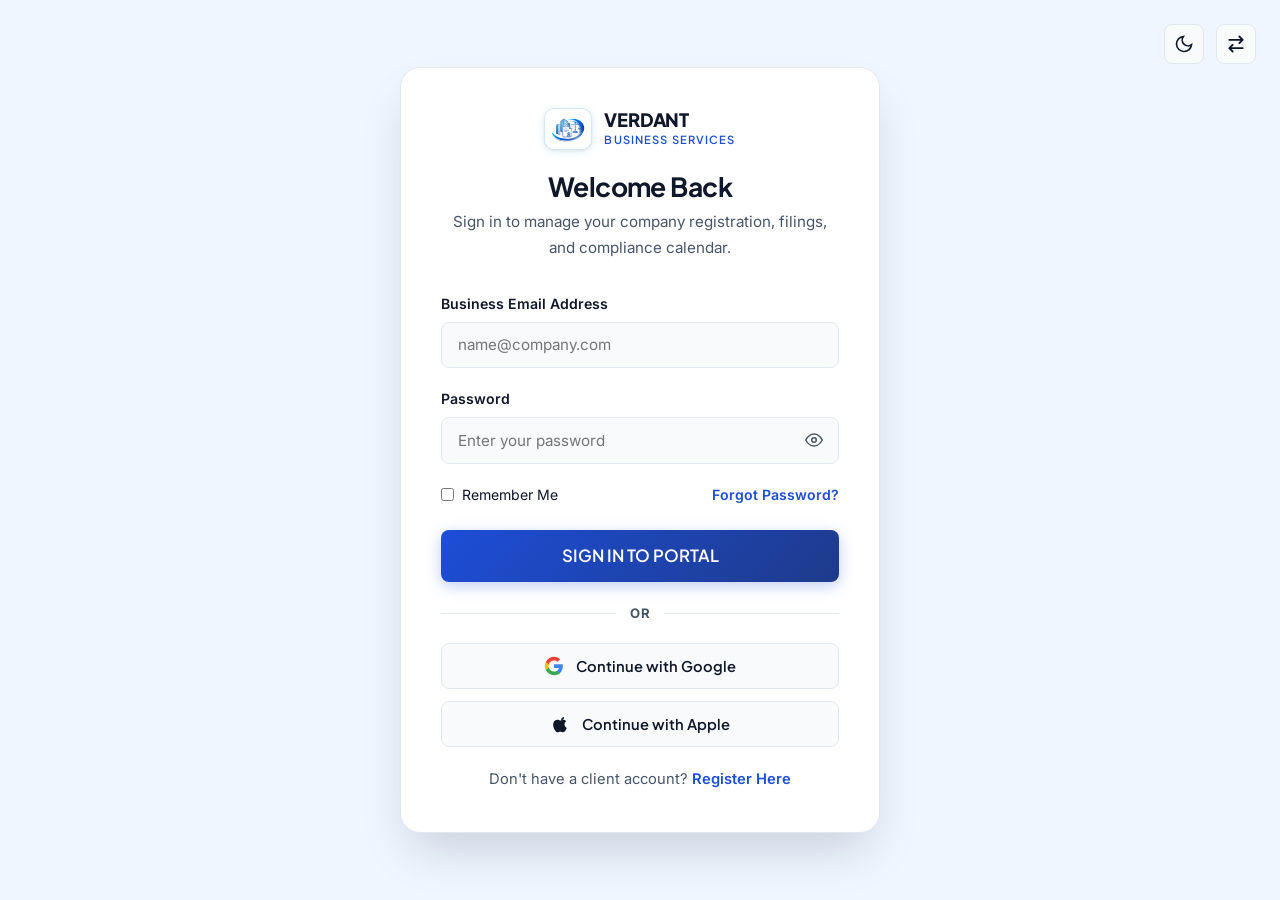
<file: login.html>
<!DOCTYPE html>
<html lang="en">
<head>
  <meta charset="UTF-8">
  <meta name="viewport" content="width=device-width, initial-scale=1.0">
  <title>Client Portal Login | Verdant Business Services</title>
  <meta name="description" content="Secure client login for Verdant Business Services. Access your company incorporation tracker, compliance calendar, and document vault.">
  <link rel="preconnect" href="https://fonts.googleapis.com">
  <link rel="preconnect" href="https://fonts.gstatic.com" crossorigin>
  <link href="https://fonts.googleapis.com/css2?family=Inter:wght@400;500;600;700&family=Plus+Jakarta+Sans:wght@500;600;700;800&display=swap" rel="stylesheet">
  <link rel="stylesheet" href="assets/css/style.css">
  <link rel="stylesheet" href="assets/css/responsive.css">
  <script src="assets/js/theme.js"></script>
  <link rel="icon" type="image/svg+xml" href="assets/images/logo.svg">
  <link rel="alternate icon" type="image/png" href="assets/images/website-logo.png">
</head>
<body class="auth-page">

  <div class="auth-container">
    <!-- Top-Right Controls (Above Card on Mobile) -->
    <div class="auth-header-controls">
      <button class="toggle-btn theme-toggle-btn" aria-label="Toggle light and dark theme"></button>
      <button class="toggle-btn rtl-toggle-btn" aria-label="Toggle RTL mode" title="Right to Left / Left to Right">
        <svg width="20" height="20" viewBox="0 0 24 24" fill="none" stroke="currentColor" stroke-width="2.2" stroke-linecap="round" stroke-linejoin="round" aria-hidden="true">
          <path d="M4 7h16M16 3l4 4-4 4"/>
          <path d="M20 17H4M8 21l-4-4 4-4"/>
        </svg>
      </button>
    </div>

    <div class="auth-card">
      <div class="auth-brand">
        <a href="index.html" class="brand-logo" style="margin-bottom: 1.25rem;">
          <div class="brand-icon-box">
          <img src="assets/images/logo.svg" alt="Verdant Logo" class="brand-logo-img">
        </div>
          <div class="brand-title-wrap">
            <span class="brand-title">VERDANT</span>
            <span class="brand-subtitle">Business Services</span>
          </div>
        </a>
        <h2 style="font-size: 1.65rem; margin-bottom: 0.35rem;">Welcome Back</h2>
        <p style="font-size: 0.95rem; margin-bottom: 0;">Sign in to manage your company registration, filings, and compliance calendar.</p>
      </div>

      <form id="loginForm">
        <div class="form-group">
          <label for="email" class="form-label">Business Email Address</label>
          <input type="email" id="email" class="form-control" placeholder="name@company.com" required autocomplete="email">
        </div>

        <div class="form-group">
          <label for="password" class="form-label">Password</label>
          <div class="password-input-wrap">
            <input type="password" id="password" class="form-control" placeholder="Enter your password" required autocomplete="current-password">
            <button type="button" class="password-toggle-btn" aria-label="Toggle password visibility">
              <svg width="18" height="18" viewBox="0 0 24 24" fill="none" stroke="currentColor" stroke-width="2">
                <path d="M1 12s4-8 11-8 11 8 11 8-4 8-11 8-11-8-11-8z"/>
                <circle cx="12" cy="12" r="3"/>
              </svg>
            </button>
          </div>
        </div>

        <div class="form-row-remember">
          <label style="display: flex; align-items: center; gap: 0.5rem; cursor: pointer;">
            <input type="checkbox" id="rememberMe">
            <span>Remember Me</span>
          </label>
          <a href="forgot-password.html" style="color: var(--color-primary); font-weight: 600;">Forgot Password?</a>
        </div>

        <button type="submit" class="btn btn-primary btn-block btn-lg" style="margin-bottom: 0;">SIGN IN TO PORTAL</button>

        <div class="auth-divider">
          <span>OR</span>
        </div>

        <div class="social-auth-stack">
          <button type="button" class="btn btn-social btn-google" onclick="if(window.VerdantAuth){localStorage.setItem('verdant_user_session', JSON.stringify({name:'Google Client', email:'client@gmail.com', business:'Google Verified Startup', businessType:'Private Limited', joined: new Date().toISOString().split('T')[0]})); window.location.href='dashboard.html';}">
            <svg width="20" height="20" viewBox="0 0 24 24" aria-hidden="true">
              <path fill="#4285F4" d="M22.56 12.25c0-.78-.07-1.53-.2-2.25H12v4.26h5.92c-.26 1.37-1.04 2.53-2.21 3.31v2.77h3.57c2.08-1.92 3.28-4.74 3.28-8.09z"/>
              <path fill="#34A853" d="M12 23c2.97 0 5.46-.98 7.28-2.66l-3.57-2.77c-.98.66-2.23 1.06-3.71 1.06-2.86 0-5.29-1.93-6.16-4.53H2.18v2.84C3.99 20.53 7.7 23 12 23z"/>
              <path fill="#FBBC05" d="M5.84 14.09c-.22-.66-.35-1.36-.35-2.09s.13-1.43.35-2.09V7.06H2.18C1.43 8.55 1 10.22 1 12s.43 3.45 1.18 4.94l2.85-2.22.81-.63z"/>
              <path fill="#EA4335" d="M12 5.38c1.62 0 3.06.56 4.21 1.64l3.15-3.15C17.45 2.09 14.97 1 12 1 7.7 1 3.99 3.47 2.18 7.06l3.66 2.84c.87-2.6 3.3-4.52 6.16-4.52z"/>
            </svg>
            <span>Continue with Google</span>
          </button>

          <button type="button" class="btn btn-social btn-apple" onclick="if(window.VerdantAuth){localStorage.setItem('verdant_user_session', JSON.stringify({name:'Apple Client', email:'client@icloud.com', business:'Apple Verified Enterprise', businessType:'Private Limited', joined: new Date().toISOString().split('T')[0]})); window.location.href='dashboard.html';}">
            <svg width="20" height="20" viewBox="0 0 24 24" fill="currentColor" aria-hidden="true">
              <path d="M18.71 19.5c-.83 1.24-1.71 2.45-3.05 2.47-1.34.03-1.77-.79-3.29-.79-1.53 0-2 .77-3.27.82-1.31.05-2.3-1.32-3.14-2.53C4.25 17 2.94 12.45 4.7 9.39c.87-1.52 2.43-2.48 4.12-2.51 1.28-.02 2.5.87 3.29.87.78 0 2.26-1.07 3.81-.91.65.03 2.47.26 3.64 1.98-.09.06-2.17 1.28-2.15 3.81.03 3.02 2.65 4.03 2.68 4.04-.03.07-.42 1.44-1.38 2.83M15.97 6.37c.61-.75 1.04-1.8 0.92-2.87-.9.04-2 .6-2.65 1.36-.57.66-.98 1.74-.85 2.78 1.01.08 1.97-.52 2.58-1.27z"/>
            </svg>
            <span>Continue with Apple</span>
          </button>
        </div>

        <div style="text-align: center; font-size: 0.92rem; color: var(--text-muted);">
          Don't have a client account? <a href="register.html" style="color: var(--color-primary); font-weight: 600;">Register Here</a>
        </div>
      </form>
    </div>
  </div>

  <script src="assets/js/auth.js"></script>
</body>
</html>
</file>
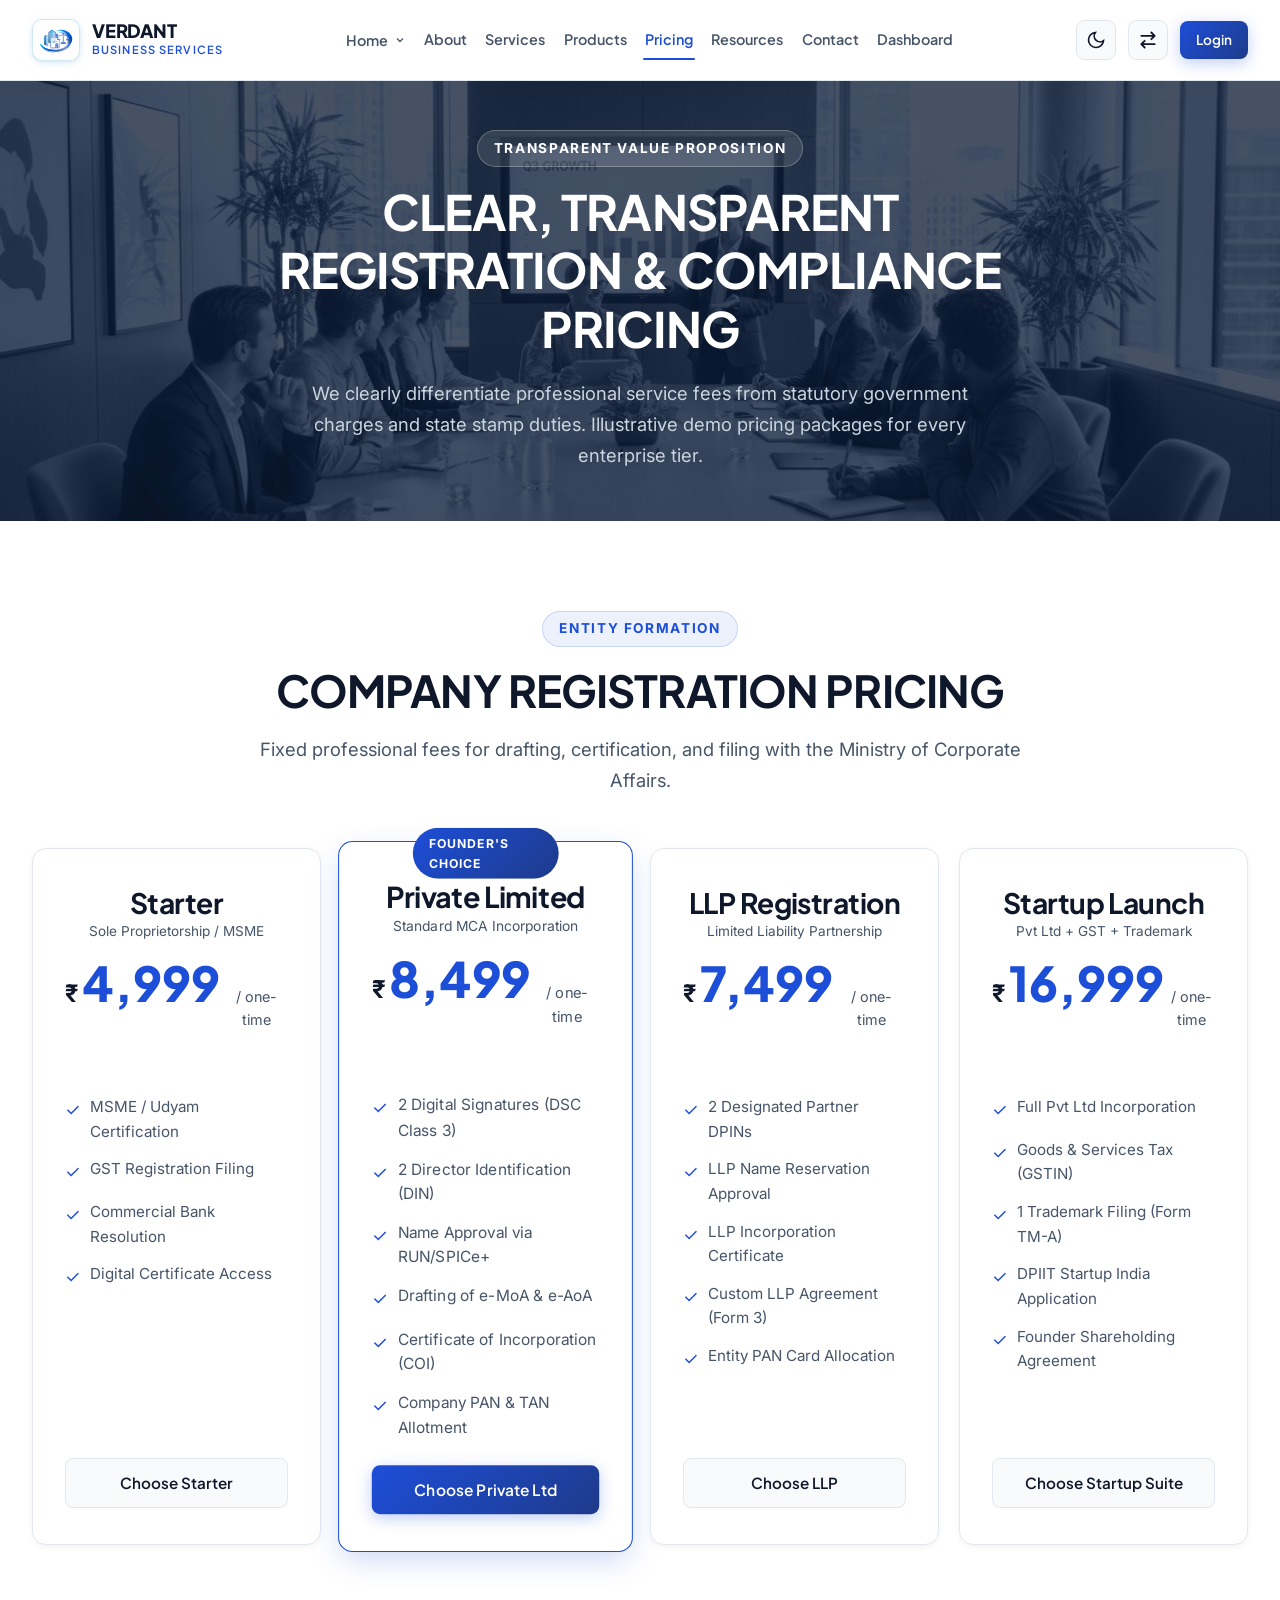
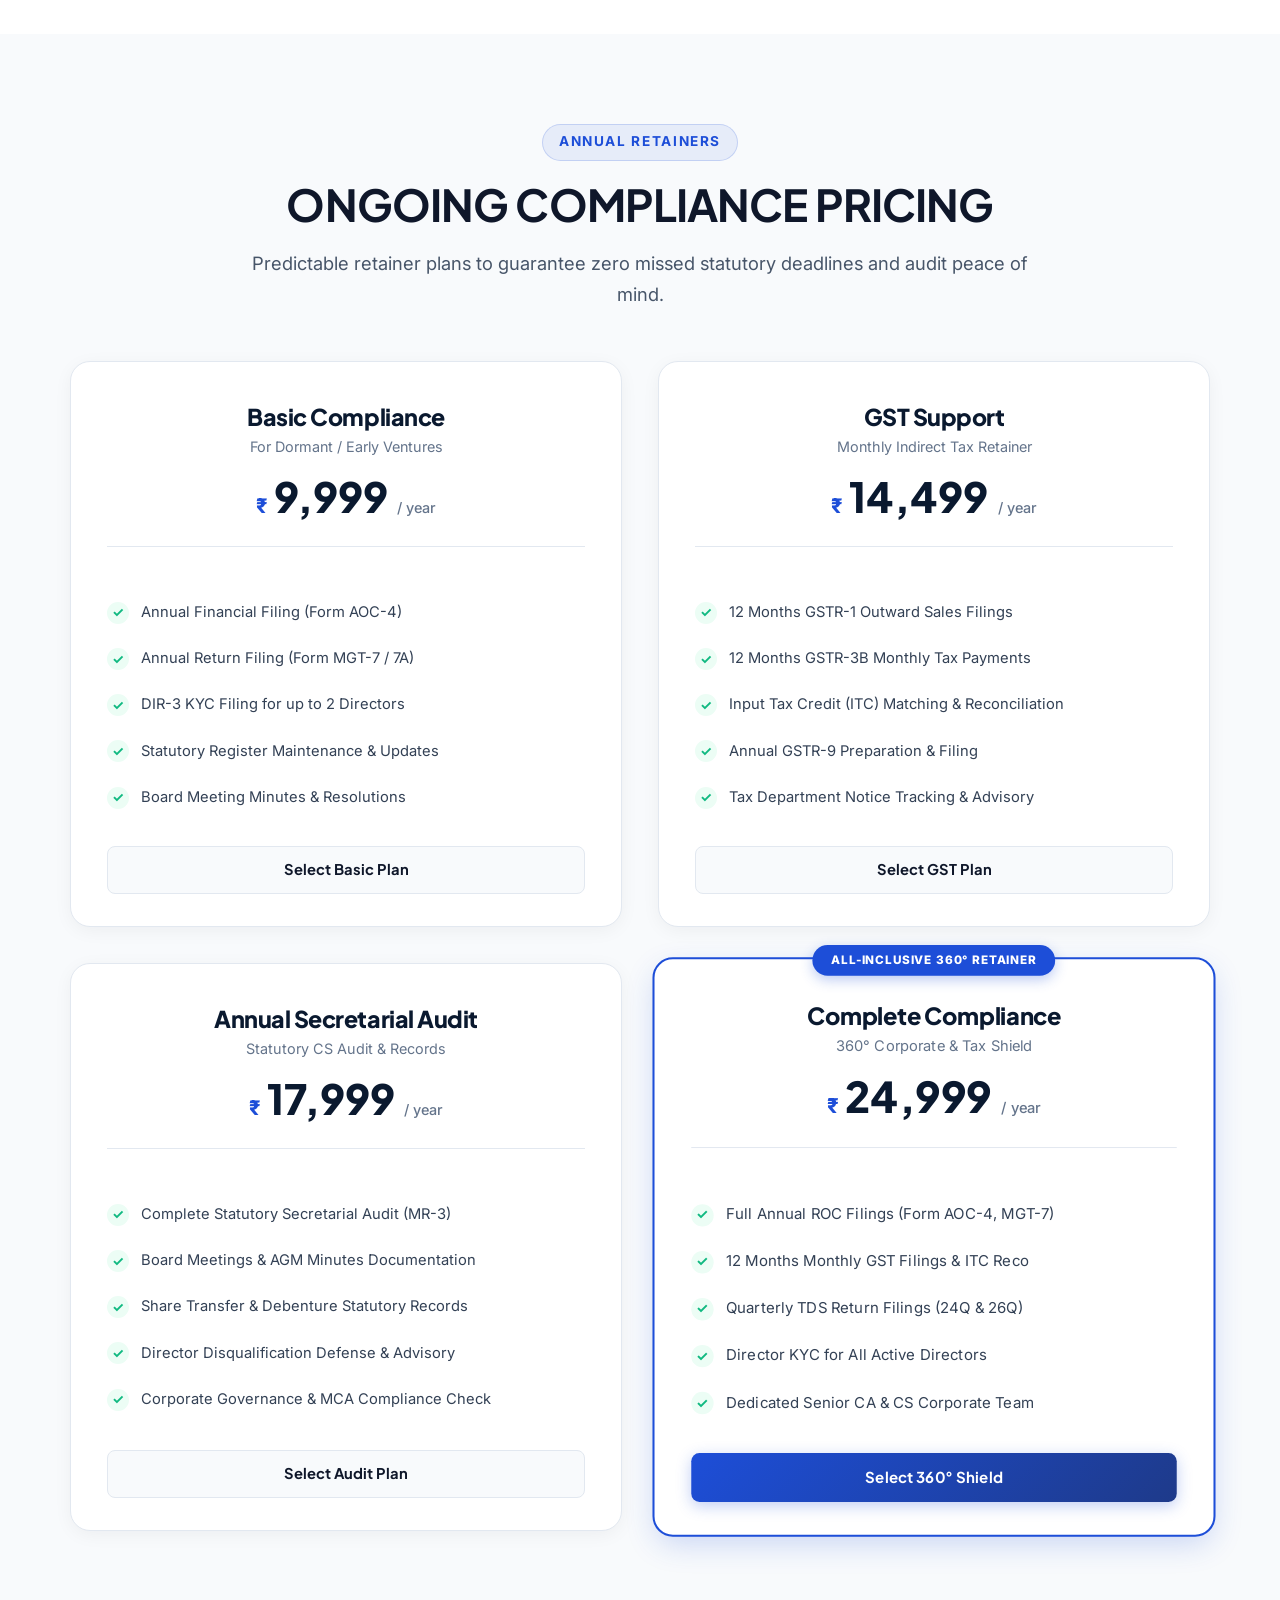
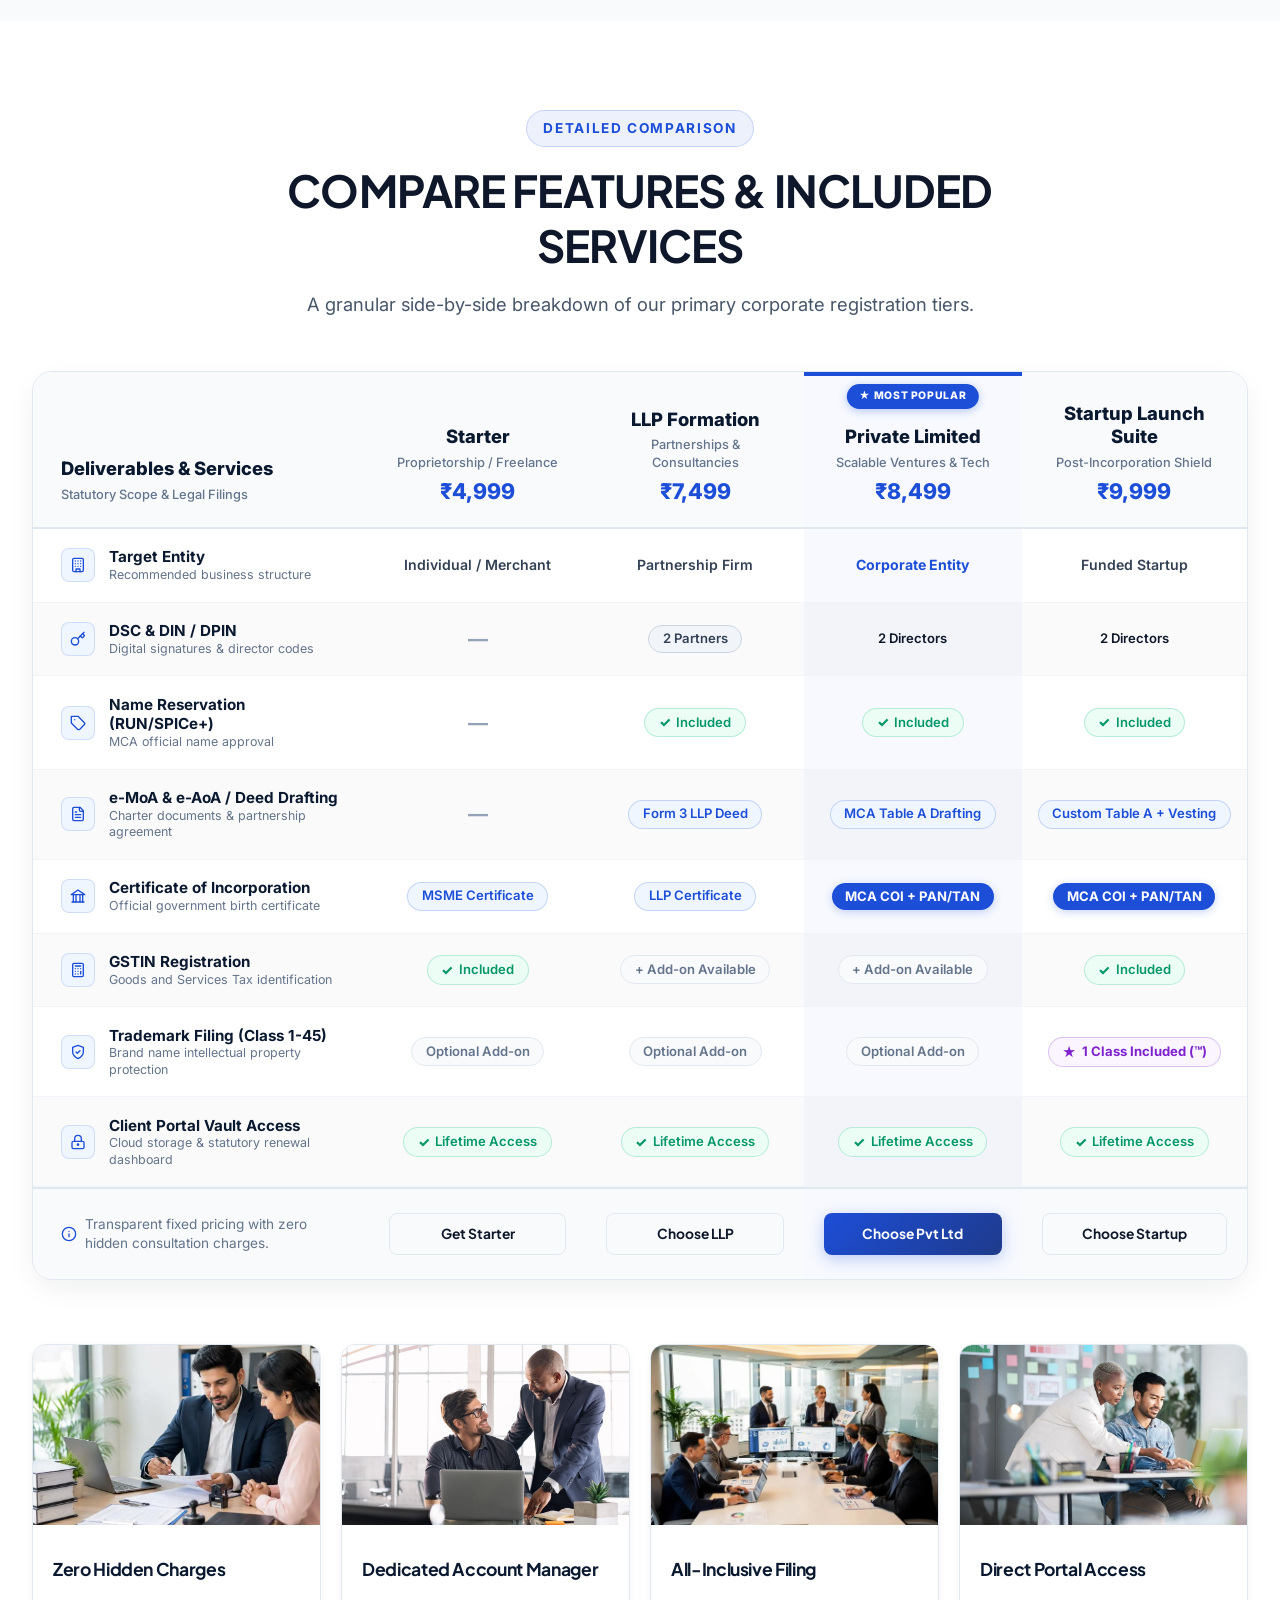
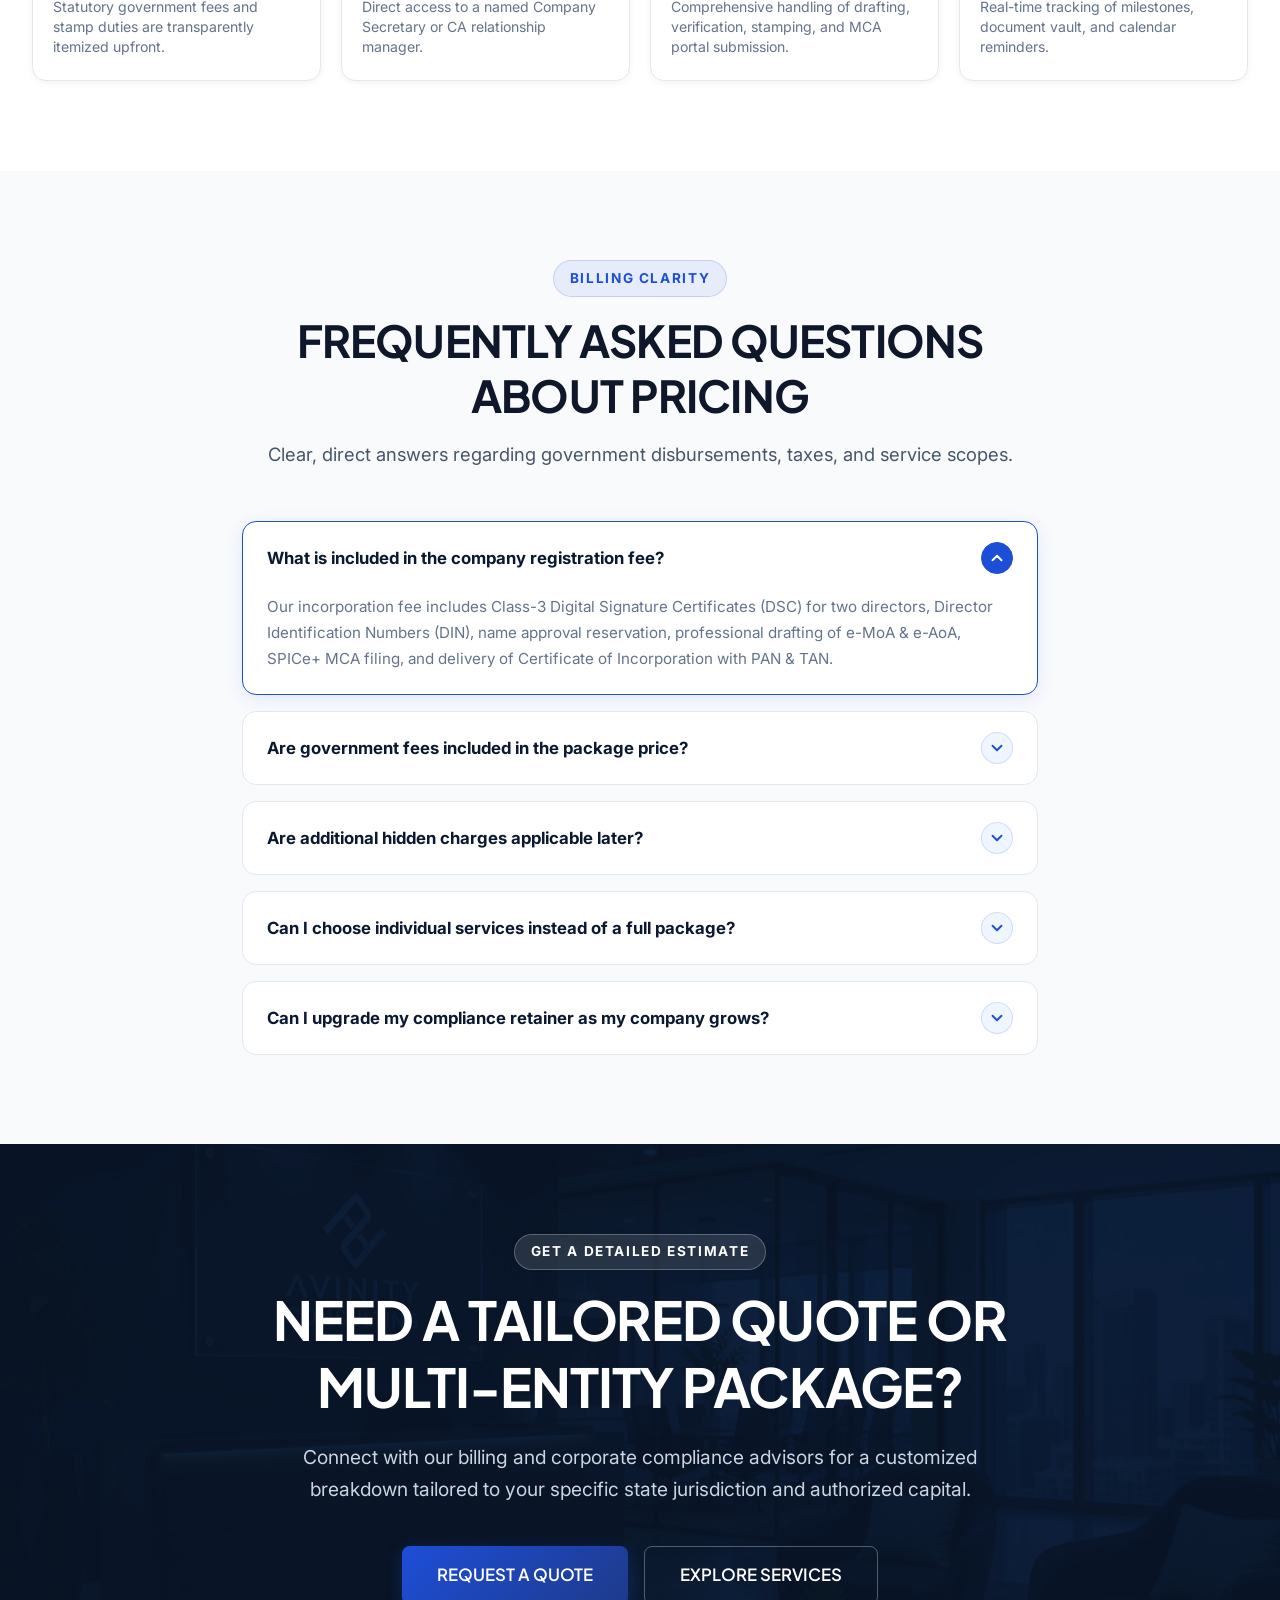
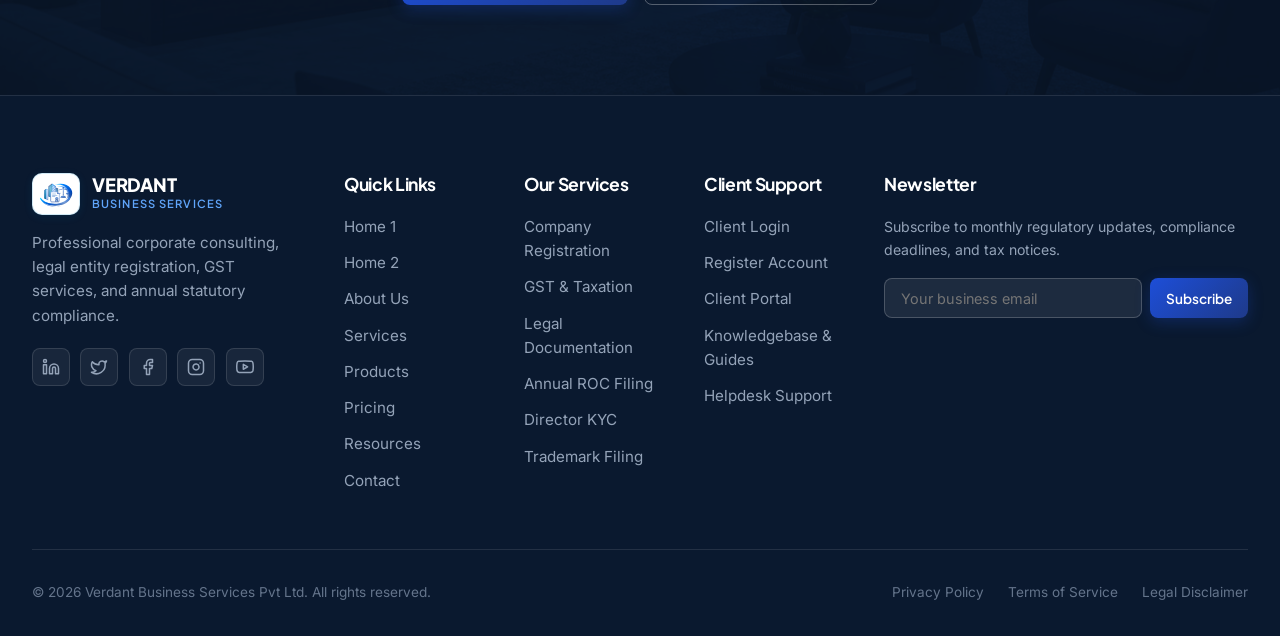
<file: pricing.html>
<!DOCTYPE html>
<html lang="en">
<head>
  <meta charset="UTF-8">
  <meta name="viewport" content="width=device-width, initial-scale=1.0">
  <title>Transparent Corporate Pricing | Verdant Business Services</title>
  <meta name="description" content="Clear, straightforward pricing for company registration, GST filings, and annual secretarial compliance retainers. Differentiating statutory fees from professional retainers.">
  <link rel="preconnect" href="https://fonts.googleapis.com">
  <link rel="preconnect" href="https://fonts.gstatic.com" crossorigin>
  <link href="https://fonts.googleapis.com/css2?family=Inter:wght@400;500;600;700&family=Plus+Jakarta+Sans:wght@500;600;700;800&display=swap" rel="stylesheet">
  <link rel="stylesheet" href="assets/css/style.css">
  <link rel="stylesheet" href="assets/css/responsive.css">
  <script src="assets/js/theme.js"></script>
  <link rel="icon" type="image/svg+xml" href="assets/images/logo.svg">
  <link rel="alternate icon" type="image/png" href="assets/images/website-logo.png">
</head>
<body>

  <!-- Sticky Global Header -->
  <header class="site-header" id="siteHeader">
    <div class="container nav-container">
      <a href="index.html" class="brand-logo" aria-label="Verdant Business Services Homepage">
        <div class="brand-icon-box">
          <img src="assets/images/logo.svg" alt="Verdant Logo" class="brand-logo-img">
        </div>
        <div class="brand-title-wrap">
          <span class="brand-title">VERDANT</span>
          <span class="brand-subtitle">Business Services</span>
        </div>
      </a>

      <!-- Desktop Navigation Menu -->
      <nav class="nav-menu" aria-label="Primary Navigation">
        <div class="nav-dropdown">
          <button class="nav-link nav-dropdown-btn" aria-expanded="false" aria-haspopup="true">
            <span>Home</span>
            <svg class="dropdown-arrow" width="12" height="12" viewBox="0 0 24 24" fill="none" stroke="currentColor" stroke-width="2.5"><path d="M6 9l6 6 6-6"/></svg>
          </button>
          <div class="dropdown-menu">
            <a href="index.html" class="dropdown-item">Home 1</a>
            <a href="home-2.html" class="dropdown-item">Home 2</a>
          </div>
        </div>
        <a href="about.html" class="nav-link">About</a>
        <a href="services.html" class="nav-link">Services</a>
        <a href="products.html" class="nav-link">Products</a>
        <a href="pricing.html" class="nav-link active">Pricing</a>
        <a href="resources.html" class="nav-link">Resources</a>
        <a href="contact.html" class="nav-link">Contact</a>
        <a href="dashboard.html" class="nav-link">Dashboard</a>
      </nav>

      <!-- Right Controls -->
      <div class="header-actions">
        <button class="toggle-btn theme-toggle-btn" aria-label="Toggle light and dark theme"></button>
        <button class="toggle-btn rtl-toggle-btn" aria-label="Toggle RTL mode" title="Right to Left / Left to Right">
          <svg width="20" height="20" viewBox="0 0 24 24" fill="none" stroke="currentColor" stroke-width="2.2" stroke-linecap="round" stroke-linejoin="round" aria-hidden="true">
            <path d="M4 7h16M16 3l4 4-4 4"/>
            <path d="M20 17H4M8 21l-4-4 4-4"/>
          </svg>
        </button>
        <a href="login.html" class="btn btn-primary btn-sm">Login</a>
        <button class="hamburger-btn" aria-label="Open mobile navigation menu">
          <span class="hamburger-line"></span>
          <span class="hamburger-line"></span>
          <span class="hamburger-line"></span>
        </button>
      </div>
    </div>
  </header>

  <!-- Mobile Drawer -->
  <div class="mobile-drawer" id="mobileDrawer">
    <div class="mobile-dropdown">
      <button class="mobile-nav-link mobile-dropdown-btn" aria-expanded="true">
        <span>Home</span>
        <svg class="dropdown-arrow" width="14" height="14" viewBox="0 0 24 24" fill="none" stroke="currentColor" stroke-width="2.5"><path d="M6 9l6 6 6-6"/></svg>
      </button>
      <div class="mobile-submenu">
        <a href="index.html" class="mobile-sublink">Home 1</a>
        <a href="home-2.html" class="mobile-sublink">Home 2</a>
      </div>
    </div>
    <a href="about.html" class="mobile-nav-link">About</a>
    <a href="services.html" class="mobile-nav-link">Services</a>
    <a href="products.html" class="mobile-nav-link">Products</a>
    <a href="pricing.html" class="mobile-nav-link active">Pricing</a>
    <a href="resources.html" class="mobile-nav-link">Resources</a>
    <a href="contact.html" class="mobile-nav-link">Contact</a>
    <a href="dashboard.html" class="mobile-nav-link">Dashboard</a>
    <div class="mobile-drawer-toggles">
      <button class="toggle-btn theme-toggle-btn" aria-label="Toggle light and dark theme" title="Toggle Light / Dark Theme"></button>
      <button class="toggle-btn rtl-toggle-btn" aria-label="Toggle RTL mode" title="Right to Left / Left to Right">
        <svg width="20" height="20" viewBox="0 0 24 24" fill="none" stroke="currentColor" stroke-width="2.2" stroke-linecap="round" stroke-linejoin="round" aria-hidden="true">
          <path d="M4 7h16M16 3l4 4-4 4"/>
          <path d="M20 17H4M8 21l-4-4 4-4"/>
        </svg>
      </button>
    </div>
    <div class="mobile-actions">
      <a href="login.html" class="btn btn-primary btn-block">Login</a>
    </div>
  </div>

  <main>
    <!-- 01. HERO (image-23.png) -->
    <section class="section section-navy page-hero-banner" style="position: relative; overflow: hidden; min-height: 440px; display: flex; align-items: center; justify-content: center; padding-block: clamp(4.5rem, 7vw, 6.5rem);">
      <div style="position: absolute; inset: 0; opacity: 0.25; mix-blend-mode: luminosity;">
        <img src="images/image-23.png" alt="Executive presenting Q3 growth chart to board in high-rise corporate conference room" style="width: 100%; height: 100%; object-fit: cover;">
      </div>
      <div class="container" style="position: relative; z-index: 2; text-align: center; max-width: 860px;">
        <div class="eyebrow" style="background: rgba(255,255,255,0.12); color: #FFFFFF; border-color: rgba(255,255,255,0.25);">
          TRANSPARENT VALUE PROPOSITION
        </div>
        <h1 style="font-size: clamp(2.2rem, 3.8vw, 3.4rem); line-height: 1.2; margin-bottom: 1.25rem; color: #FFFFFF;">
          CLEAR, TRANSPARENT REGISTRATION &amp; COMPLIANCE PRICING
        </h1>
        <p style="font-size: 1.15rem; color: #CBD5E1; line-height: 1.7; max-width: 720px; margin: 0 auto;">
          We clearly differentiate professional service fees from statutory government charges and state stamp duties. Illustrative demo pricing packages for every enterprise tier.
        </p>
      </div>
    </section>

    <!-- 02. REGISTRATION PRICING (4 Plans - Even Number Rule) -->
    <section class="section" id="registration-pricing">
      <div class="container">
        <div class="section-header">
          <div class="eyebrow">ENTITY FORMATION</div>
          <h2>COMPANY REGISTRATION PRICING</h2>
          <p>Fixed professional fees for drafting, certification, and filing with the Ministry of Corporate Affairs.</p>
        </div>

        <div class="grid-4">
          <!-- Plan 1: Starter -->
          <div class="pricing-card">
            <div class="package-header">
              <h3>Starter</h3>
              <p style="font-size: 0.85rem;">Sole Proprietorship / MSME</p>
              <div class="package-price">
                <span class="price-currency">₹</span>
                <span class="price-val">4,999</span>
                <span class="price-term">/ one-time</span>
              </div>
            </div>
            <div class="package-features">
              <div class="feature-item"><span class="feature-check">✓</span><span>MSME / Udyam Certification</span></div>
              <div class="feature-item"><span class="feature-check">✓</span><span>GST Registration Filing</span></div>
              <div class="feature-item"><span class="feature-check">✓</span><span>Commercial Bank Resolution</span></div>
              <div class="feature-item"><span class="feature-check">✓</span><span>Digital Certificate Access</span></div>
            </div>
            <a href="contact.html#contact-form-section" class="btn btn-secondary btn-block" style="margin-top: auto;">Choose Starter</a>
          </div>

          <!-- Plan 2: Private Limited -->
          <div class="pricing-card featured">
            <span class="pricing-featured-badge">Founder's Choice</span>
            <div class="package-header">
              <h3>Private Limited</h3>
              <p style="font-size: 0.85rem;">Standard MCA Incorporation</p>
              <div class="package-price">
                <span class="price-currency">₹</span>
                <span class="price-val">8,499</span>
                <span class="price-term">/ one-time</span>
              </div>
            </div>
            <div class="package-features">
              <div class="feature-item"><span class="feature-check">✓</span><span>2 Digital Signatures (DSC Class 3)</span></div>
              <div class="feature-item"><span class="feature-check">✓</span><span>2 Director Identification (DIN)</span></div>
              <div class="feature-item"><span class="feature-check">✓</span><span>Name Approval via RUN/SPICe+</span></div>
              <div class="feature-item"><span class="feature-check">✓</span><span>Drafting of e-MoA & e-AoA</span></div>
              <div class="feature-item"><span class="feature-check">✓</span><span>Certificate of Incorporation (COI)</span></div>
              <div class="feature-item"><span class="feature-check">✓</span><span>Company PAN & TAN Allotment</span></div>
            </div>
            <a href="contact.html#contact-form-section" class="btn btn-primary btn-block" style="margin-top: auto;">Choose Private Ltd</a>
          </div>

          <!-- Plan 3: LLP Registration -->
          <div class="pricing-card">
            <div class="package-header">
              <h3>LLP Registration</h3>
              <p style="font-size: 0.85rem;">Limited Liability Partnership</p>
              <div class="package-price">
                <span class="price-currency">₹</span>
                <span class="price-val">7,499</span>
                <span class="price-term">/ one-time</span>
              </div>
            </div>
            <div class="package-features">
              <div class="feature-item"><span class="feature-check">✓</span><span>2 Designated Partner DPINs</span></div>
              <div class="feature-item"><span class="feature-check">✓</span><span>LLP Name Reservation Approval</span></div>
              <div class="feature-item"><span class="feature-check">✓</span><span>LLP Incorporation Certificate</span></div>
              <div class="feature-item"><span class="feature-check">✓</span><span>Custom LLP Agreement (Form 3)</span></div>
              <div class="feature-item"><span class="feature-check">✓</span><span>Entity PAN Card Allocation</span></div>
            </div>
            <a href="contact.html#contact-form-section" class="btn btn-secondary btn-block" style="margin-top: auto;">Choose LLP</a>
          </div>

          <!-- Plan 4: Complete Startup Launch -->
          <div class="pricing-card">
            <div class="package-header">
              <h3>Startup Launch</h3>
              <p style="font-size: 0.85rem;">Pvt Ltd + GST + Trademark</p>
              <div class="package-price">
                <span class="price-currency">₹</span>
                <span class="price-val">16,999</span>
                <span class="price-term">/ one-time</span>
              </div>
            </div>
            <div class="package-features">
              <div class="feature-item"><span class="feature-check">✓</span><span>Full Pvt Ltd Incorporation</span></div>
              <div class="feature-item"><span class="feature-check">✓</span><span>Goods & Services Tax (GSTIN)</span></div>
              <div class="feature-item"><span class="feature-check">✓</span><span>1 Trademark Filing (Form TM-A)</span></div>
              <div class="feature-item"><span class="feature-check">✓</span><span>DPIIT Startup India Application</span></div>
              <div class="feature-item"><span class="feature-check">✓</span><span>Founder Shareholding Agreement</span></div>
            </div>
            <a href="contact.html#contact-form-section" class="btn btn-secondary btn-block" style="margin-top: auto;">Choose Startup Suite</a>
          </div>
        </div>
      </div>
    </section>

    <!-- 03. COMPLIANCE PRICING (4 Plans - Even Number Rule) -->
    <section class="section section-alt" id="compliance-pricing">
      <div class="container">
        <div class="section-header">
          <div class="eyebrow">ANNUAL RETAINERS</div>
          <h2>ONGOING COMPLIANCE PRICING</h2>
          <p>Predictable retainer plans to guarantee zero missed statutory deadlines and audit peace of mind.</p>
        </div>

        <div class="pricing-retainer-2x2-grid">
          <div class="pricing-card">
            <div class="package-header">
              <h3>Basic Compliance</h3>
              <p>For Dormant / Early Ventures</p>
              <div class="package-price">
                <span class="price-currency">₹</span>
                <span class="price-val">9,999</span>
                <span class="price-term">/ year</span>
              </div>
            </div>
            <div class="package-features">
              <div class="feature-item"><span class="feature-check">✓</span><span>Annual Financial Filing (Form AOC-4)</span></div>
              <div class="feature-item"><span class="feature-check">✓</span><span>Annual Return Filing (Form MGT-7 / 7A)</span></div>
              <div class="feature-item"><span class="feature-check">✓</span><span>DIR-3 KYC Filing for up to 2 Directors</span></div>
              <div class="feature-item"><span class="feature-check">✓</span><span>Statutory Register Maintenance & Updates</span></div>
              <div class="feature-item"><span class="feature-check">✓</span><span>Board Meeting Minutes & Resolutions</span></div>
            </div>
            <a href="contact.html#contact-form-section" class="btn btn-secondary btn-block">Select Basic Plan</a>
          </div>

          <div class="pricing-card">
            <div class="package-header">
              <h3>GST Support</h3>
              <p>Monthly Indirect Tax Retainer</p>
              <div class="package-price">
                <span class="price-currency">₹</span>
                <span class="price-val">14,499</span>
                <span class="price-term">/ year</span>
              </div>
            </div>
            <div class="package-features">
              <div class="feature-item"><span class="feature-check">✓</span><span>12 Months GSTR-1 Outward Sales Filings</span></div>
              <div class="feature-item"><span class="feature-check">✓</span><span>12 Months GSTR-3B Monthly Tax Payments</span></div>
              <div class="feature-item"><span class="feature-check">✓</span><span>Input Tax Credit (ITC) Matching & Reconciliation</span></div>
              <div class="feature-item"><span class="feature-check">✓</span><span>Annual GSTR-9 Preparation & Filing</span></div>
              <div class="feature-item"><span class="feature-check">✓</span><span>Tax Department Notice Tracking & Advisory</span></div>
            </div>
            <a href="contact.html#contact-form-section" class="btn btn-secondary btn-block">Select GST Plan</a>
          </div>

          <div class="pricing-card">
            <div class="package-header">
              <h3>Annual Secretarial Audit</h3>
              <p>Statutory CS Audit & Records</p>
              <div class="package-price">
                <span class="price-currency">₹</span>
                <span class="price-val">17,999</span>
                <span class="price-term">/ year</span>
              </div>
            </div>
            <div class="package-features">
              <div class="feature-item"><span class="feature-check">✓</span><span>Complete Statutory Secretarial Audit (MR-3)</span></div>
              <div class="feature-item"><span class="feature-check">✓</span><span>Board Meetings & AGM Minutes Documentation</span></div>
              <div class="feature-item"><span class="feature-check">✓</span><span>Share Transfer & Debenture Statutory Records</span></div>
              <div class="feature-item"><span class="feature-check">✓</span><span>Director Disqualification Defense & Advisory</span></div>
              <div class="feature-item"><span class="feature-check">✓</span><span>Corporate Governance & MCA Compliance Check</span></div>
            </div>
            <a href="contact.html#contact-form-section" class="btn btn-secondary btn-block">Select Audit Plan</a>
          </div>

          <div class="pricing-card featured">
            <span class="pricing-featured-badge">All-Inclusive 360° Retainer</span>
            <div class="package-header">
              <h3>Complete Compliance</h3>
              <p>360° Corporate & Tax Shield</p>
              <div class="package-price">
                <span class="price-currency">₹</span>
                <span class="price-val">24,999</span>
                <span class="price-term">/ year</span>
              </div>
            </div>
            <div class="package-features">
              <div class="feature-item"><span class="feature-check">✓</span><span>Full Annual ROC Filings (Form AOC-4, MGT-7)</span></div>
              <div class="feature-item"><span class="feature-check">✓</span><span>12 Months Monthly GST Filings & ITC Reco</span></div>
              <div class="feature-item"><span class="feature-check">✓</span><span>Quarterly TDS Return Filings (24Q & 26Q)</span></div>
              <div class="feature-item"><span class="feature-check">✓</span><span>Director KYC for All Active Directors</span></div>
              <div class="feature-item"><span class="feature-check">✓</span><span>Dedicated Senior CA & CS Corporate Team</span></div>
            </div>
            <a href="contact.html#contact-form-section" class="btn btn-primary btn-block">Select 360° Shield</a>
          </div>
        </div>
      </div>
    </section>

    <!-- 04. PLAN COMPARISON & ASSURANCE (Table & 4 Feature Visuals) -->
    <section class="section" id="comparison-matrix">
      <div class="container">
        <div class="section-header">
          <div class="eyebrow">DETAILED COMPARISON</div>
          <h2>COMPARE FEATURES & INCLUDED SERVICES</h2>
          <p>A granular side-by-side breakdown of our primary corporate registration tiers.</p>
        </div>

        <div class="pricing-comparison-container">
          <div class="table-responsive">
            <table class="pricing-comparison-table">
              <thead>
                <tr>
                  <th class="col-feature">
                    <span class="tbl-hdr-title">Deliverables & Services</span>
                    <span class="tbl-hdr-sub">Statutory Scope & Legal Filings</span>
                  </th>
                  <th class="col-tier">
                    <span class="tbl-hdr-title">Starter</span>
                    <span class="tbl-hdr-sub">Proprietorship / Freelance</span>
                    <div class="tbl-hdr-price">₹4,999</div>
                  </th>
                  <th class="col-tier">
                    <span class="tbl-hdr-title">LLP Formation</span>
                    <span class="tbl-hdr-sub">Partnerships & Consultancies</span>
                    <div class="tbl-hdr-price">₹7,499</div>
                  </th>
                  <th class="col-tier col-featured">
                    <span class="tbl-popular-pill">★ MOST POPULAR</span>
                    <span class="tbl-hdr-title">Private Limited</span>
                    <span class="tbl-hdr-sub">Scalable Ventures & Tech</span>
                    <div class="tbl-hdr-price">₹8,499</div>
                  </th>
                  <th class="col-tier">
                    <span class="tbl-hdr-title">Startup Launch Suite</span>
                    <span class="tbl-hdr-sub">Post-Incorporation Shield</span>
                    <div class="tbl-hdr-price">₹9,999</div>
                  </th>
                </tr>
              </thead>
              <tbody>
                <tr>
                  <td class="col-feature-title">
                    <span class="tbl-feat-icon"><svg width="16" height="16" viewBox="0 0 24 24" fill="none" stroke="currentColor" stroke-width="2" stroke-linecap="round" stroke-linejoin="round"><rect width="16" height="20" x="4" y="2" rx="2" ry="2"/><path d="M9 22v-4h6v4"/><path d="M8 6h.01"/><path d="M16 6h.01"/><path d="M12 6h.01"/><path d="M12 10h.01"/><path d="M12 14h.01"/><path d="M16 10h.01"/><path d="M16 14h.01"/><path d="M8 10h.01"/><path d="M8 14h.01"/></svg></span>
                    <div>
                      <strong>Target Entity</strong>
                      <span class="tbl-feat-desc">Recommended business structure</span>
                    </div>
                  </td>
                  <td><span class="tbl-entity-tag">Individual / Merchant</span></td>
                  <td><span class="tbl-entity-tag">Partnership Firm</span></td>
                  <td class="col-featured"><span class="tbl-entity-tag tbl-entity-featured">Corporate Entity</span></td>
                  <td><span class="tbl-entity-tag">Funded Startup</span></td>
                </tr>
                <tr>
                  <td class="col-feature-title">
                    <span class="tbl-feat-icon"><svg width="16" height="16" viewBox="0 0 24 24" fill="none" stroke="currentColor" stroke-width="2" stroke-linecap="round" stroke-linejoin="round"><path d="m15.5 7.5 2.3 2.3a1 1 0 0 0 1.4 0l2.1-2.1a1 1 0 0 0 0-1.4L19 4"/><path d="m21 2-9.6 9.6"/><circle cx="7.5" cy="15.5" r="5.5"/></svg></span>
                    <div>
                      <strong>DSC & DIN / DPIN</strong>
                      <span class="tbl-feat-desc">Digital signatures & director codes</span>
                    </div>
                  </td>
                  <td><span class="tbl-dash">—</span></td>
                  <td><span class="tbl-badge tbl-badge-neutral">2 Partners</span></td>
                  <td class="col-featured"><span class="tbl-badge tbl-badge-primary">2 Directors</span></td>
                  <td><span class="tbl-badge tbl-badge-primary">2 Directors</span></td>
                </tr>
                <tr>
                  <td class="col-feature-title">
                    <span class="tbl-feat-icon"><svg width="16" height="16" viewBox="0 0 24 24" fill="none" stroke="currentColor" stroke-width="2" stroke-linecap="round" stroke-linejoin="round"><path d="M12 2H2v10l9.29 9.29c.94.94 2.48.94 3.42 0l6.58-6.58c.94-.94.94-2.48 0-3.42L12 2Z"/><path d="M7 7h.01"/></svg></span>
                    <div>
                      <strong>Name Reservation (RUN/SPICe+)</strong>
                      <span class="tbl-feat-desc">MCA official name approval</span>
                    </div>
                  </td>
                  <td><span class="tbl-dash">—</span></td>
                  <td><span class="tbl-badge tbl-badge-success"><span class="badge-icon">✓</span> Included</span></td>
                  <td class="col-featured"><span class="tbl-badge tbl-badge-success"><span class="badge-icon">✓</span> Included</span></td>
                  <td><span class="tbl-badge tbl-badge-success"><span class="badge-icon">✓</span> Included</span></td>
                </tr>
                <tr>
                  <td class="col-feature-title">
                    <span class="tbl-feat-icon"><svg width="16" height="16" viewBox="0 0 24 24" fill="none" stroke="currentColor" stroke-width="2" stroke-linecap="round" stroke-linejoin="round"><path d="M15 2H6a2 2 0 0 0-2 2v16a2 2 0 0 0 2 2h12a2 2 0 0 0 2-2V7Z"/><path d="M14 2v4a2 2 0 0 0 2 2h4"/><path d="M10 9H8"/><path d="M16 13H8"/><path d="M16 17H8"/></svg></span>
                    <div>
                      <strong>e-MoA & e-AoA / Deed Drafting</strong>
                      <span class="tbl-feat-desc">Charter documents & partnership agreement</span>
                    </div>
                  </td>
                  <td><span class="tbl-dash">—</span></td>
                  <td><span class="tbl-badge tbl-badge-doc">Form 3 LLP Deed</span></td>
                  <td class="col-featured"><span class="tbl-badge tbl-badge-doc">MCA Table A Drafting</span></td>
                  <td><span class="tbl-badge tbl-badge-doc">Custom Table A + Vesting</span></td>
                </tr>
                <tr>
                  <td class="col-feature-title">
                    <span class="tbl-feat-icon"><svg width="16" height="16" viewBox="0 0 24 24" fill="none" stroke="currentColor" stroke-width="2" stroke-linecap="round" stroke-linejoin="round"><path d="M3 21h18"/><path d="M5 21V10"/><path d="M19 21V10"/><path d="M9 21V10"/><path d="M15 21V10"/><path d="M2 10h20L12 3Z"/></svg></span>
                    <div>
                      <strong>Certificate of Incorporation</strong>
                      <span class="tbl-feat-desc">Official government birth certificate</span>
                    </div>
                  </td>
                  <td><span class="tbl-badge tbl-badge-doc">MSME Certificate</span></td>
                  <td><span class="tbl-badge tbl-badge-doc">LLP Certificate</span></td>
                  <td class="col-featured"><span class="tbl-badge tbl-badge-primary-doc">MCA COI + PAN/TAN</span></td>
                  <td><span class="tbl-badge tbl-badge-primary-doc">MCA COI + PAN/TAN</span></td>
                </tr>
                <tr>
                  <td class="col-feature-title">
                    <span class="tbl-feat-icon"><svg width="16" height="16" viewBox="0 0 24 24" fill="none" stroke="currentColor" stroke-width="2" stroke-linecap="round" stroke-linejoin="round"><rect width="16" height="20" x="4" y="2" rx="2"/><line x1="8" x2="16" y1="6" y2="6"/><line x1="16" x2="16" y1="14" y2="18"/><path d="M16 10h.01"/><path d="M12 10h.01"/><path d="M8 10h.01"/><path d="M12 14h.01"/><path d="M8 14h.01"/><path d="M12 18h.01"/><path d="M8 18h.01"/></svg></span>
                    <div>
                      <strong>GSTIN Registration</strong>
                      <span class="tbl-feat-desc">Goods and Services Tax identification</span>
                    </div>
                  </td>
                  <td><span class="tbl-badge tbl-badge-success"><span class="badge-icon">✓</span> Included</span></td>
                  <td><span class="tbl-badge tbl-badge-addon">+ Add-on Available</span></td>
                  <td class="col-featured"><span class="tbl-badge tbl-badge-addon">+ Add-on Available</span></td>
                  <td><span class="tbl-badge tbl-badge-success"><span class="badge-icon">✓</span> Included</span></td>
                </tr>
                <tr>
                  <td class="col-feature-title">
                    <span class="tbl-feat-icon"><svg width="16" height="16" viewBox="0 0 24 24" fill="none" stroke="currentColor" stroke-width="2" stroke-linecap="round" stroke-linejoin="round"><path d="M12 22s8-4 8-10V5l-8-3-8 3v7c0 6 8 10 8 10z"/><path d="m9 12 2 2 4-4"/></svg></span>
                    <div>
                      <strong>Trademark Filing (Class 1-45)</strong>
                      <span class="tbl-feat-desc">Brand name intellectual property protection</span>
                    </div>
                  </td>
                  <td><span class="tbl-badge tbl-badge-addon">Optional Add-on</span></td>
                  <td><span class="tbl-badge tbl-badge-addon">Optional Add-on</span></td>
                  <td class="col-featured"><span class="tbl-badge tbl-badge-addon">Optional Add-on</span></td>
                  <td><span class="tbl-badge tbl-badge-featured"><span class="badge-icon">★</span> 1 Class Included (™)</span></td>
                </tr>
                <tr>
                  <td class="col-feature-title">
                    <span class="tbl-feat-icon"><svg width="16" height="16" viewBox="0 0 24 24" fill="none" stroke="currentColor" stroke-width="2" stroke-linecap="round" stroke-linejoin="round"><rect width="18" height="11" x="3" y="11" rx="2" ry="2"/><path d="M7 11V7a5 5 0 0 1 10 0v4"/><circle cx="12" cy="16" r="1"/></svg></span>
                    <div>
                      <strong>Client Portal Vault Access</strong>
                      <span class="tbl-feat-desc">Cloud storage & statutory renewal dashboard</span>
                    </div>
                  </td>
                  <td><span class="tbl-badge tbl-badge-success"><span class="badge-icon">✓</span> Lifetime Access</span></td>
                  <td><span class="tbl-badge tbl-badge-success"><span class="badge-icon">✓</span> Lifetime Access</span></td>
                  <td class="col-featured"><span class="tbl-badge tbl-badge-success"><span class="badge-icon">✓</span> Lifetime Access</span></td>
                  <td><span class="tbl-badge tbl-badge-success"><span class="badge-icon">✓</span> Lifetime Access</span></td>
                </tr>
              </tbody>
              <tfoot>
                <tr>
                  <td class="col-feature-foot">
                    <span class="tbl-foot-note"><svg width="16" height="16" viewBox="0 0 24 24" fill="none" stroke="currentColor" stroke-width="2" stroke-linecap="round" stroke-linejoin="round"><circle cx="12" cy="12" r="10"/><path d="M12 16v-4"/><path d="M12 8h.01"/></svg> Transparent fixed pricing with zero hidden consultation charges.</span>
                  </td>
                  <td>
                    <a href="contact.html#contact-form-section" class="btn btn-secondary btn-sm btn-block">Get Starter</a>
                  </td>
                  <td>
                    <a href="contact.html#contact-form-section" class="btn btn-secondary btn-sm btn-block">Choose LLP</a>
                  </td>
                  <td class="col-featured">
                    <a href="contact.html#contact-form-section" class="btn btn-primary btn-sm btn-block">Choose Pvt Ltd</a>
                  </td>
                  <td>
                    <a href="contact.html#contact-form-section" class="btn btn-secondary btn-sm btn-block">Choose Startup</a>
                  </td>
                </tr>
              </tfoot>
            </table>
          </div>
        </div>

        <!-- 4 Supporting Assurance Visuals (Even Number 4): image-64.png, image-92.png, image-38.png, image-90.png -->
        <div class="grid-4 pricing-assurance-grid">
          <div class="corp-card" data-tilt>
            <div class="card-img-wrap">
              <img src="images/image-64.png" alt="Consultant explaining transparent paperwork with client">
            </div>
            <div class="card-body">
              <h4 style="font-size: 1.1rem; margin-bottom: 0.35rem;">Zero Hidden Charges</h4>
              <p style="font-size: 0.88rem; margin-bottom: 0;">Statutory government fees and stamp duties are transparently itemized upfront.</p>
            </div>
          </div>

          <div class="corp-card" data-tilt>
            <div class="card-img-wrap">
              <img src="images/image-92.png" alt="Senior corporate mentor assisting colleague with corporate portal">
            </div>
            <div class="card-body">
              <h4 style="font-size: 1.1rem; margin-bottom: 0.35rem;">Dedicated Account Manager</h4>
              <p style="font-size: 0.88rem; margin-bottom: 0;">Direct access to a named Company Secretary or CA relationship manager.</p>
            </div>
          </div>

          <div class="corp-card" data-tilt>
            <div class="card-img-wrap">
              <img src="images/image-38.png" alt="Boardroom meeting with multi-screen compliance dashboards">
            </div>
            <div class="card-body">
              <h4 style="font-size: 1.1rem; margin-bottom: 0.35rem;">All-Inclusive Filing</h4>
              <p style="font-size: 0.88rem; margin-bottom: 0;">Comprehensive handling of drafting, verification, stamping, and MCA portal submission.</p>
            </div>
          </div>

          <div class="corp-card" data-tilt>
            <div class="card-img-wrap">
              <img src="images/image-90.png" alt="Colleagues collaborating on client portal interface">
            </div>
            <div class="card-body">
              <h4 style="font-size: 1.1rem; margin-bottom: 0.35rem;">Direct Portal Access</h4>
              <p style="font-size: 0.88rem; margin-bottom: 0;">Real-time tracking of milestones, document vault, and calendar reminders.</p>
            </div>
          </div>
        </div>
      </div>
    </section>

    <!-- 05. PRICING FAQ (Interactive Accordions) -->
    <section class="section section-alt">
      <div class="container" style="max-width: 860px;">
        <div class="section-header">
          <div class="eyebrow">BILLING CLARITY</div>
          <h2>FREQUENTLY ASKED QUESTIONS ABOUT PRICING</h2>
          <p>Clear, direct answers regarding government disbursements, taxes, and service scopes.</p>
        </div>

        <div style="display: flex; flex-direction: column; gap: 1rem;">
          <div class="faq-accordion-item active">
            <button class="faq-header">
              <span>What is included in the company registration fee?</span>
              <span class="faq-arrow-wrap">
                <svg class="faq-chevron" width="18" height="18" viewBox="0 0 24 24" fill="none" stroke="currentColor" stroke-width="2.5" stroke-linecap="round" stroke-linejoin="round">
                  <path d="M6 9l6 6 6-6"/>
                </svg>
              </span>
            </button>
            <div class="faq-body">
              Our incorporation fee includes Class-3 Digital Signature Certificates (DSC) for two directors, Director Identification Numbers (DIN), name approval reservation, professional drafting of e-MoA & e-AoA, SPICe+ MCA filing, and delivery of Certificate of Incorporation with PAN & TAN.
            </div>
          </div>

          <div class="faq-accordion-item">
            <button class="faq-header">
              <span>Are government fees included in the package price?</span>
              <span class="faq-arrow-wrap">
                <svg class="faq-chevron" width="18" height="18" viewBox="0 0 24 24" fill="none" stroke="currentColor" stroke-width="2.5" stroke-linecap="round" stroke-linejoin="round">
                  <path d="M6 9l6 6 6-6"/>
                </svg>
              </span>
            </button>
            <div class="faq-body">
              Professional fees are stated separately from government fees. Under recent MCA reforms (SPICe+ zero incorporation fee for capital up to ₹15 Lakhs), MCA filing fees are zero; however, State Stamp Duty (which varies by state, typically ₹500 to ₹3,000) and PAN/TAN processing fees (~₹130) are charged at actual government cost.
            </div>
          </div>

          <div class="faq-accordion-item">
            <button class="faq-header">
              <span>Are additional hidden charges applicable later?</span>
              <span class="faq-arrow-wrap">
                <svg class="faq-chevron" width="18" height="18" viewBox="0 0 24 24" fill="none" stroke="currentColor" stroke-width="2.5" stroke-linecap="round" stroke-linejoin="round">
                  <path d="M6 9l6 6 6-6"/>
                </svg>
              </span>
            </button>
            <div class="faq-body">
              No. We follow a strict transparency policy. All professional fees, statutory taxes (GST @ 18%), and estimated state stamp duties are itemized in your proforma invoice before any filing commences.
            </div>
          </div>

          <div class="faq-accordion-item">
            <button class="faq-header">
              <span>Can I choose individual services instead of a full package?</span>
              <span class="faq-arrow-wrap">
                <svg class="faq-chevron" width="18" height="18" viewBox="0 0 24 24" fill="none" stroke="currentColor" stroke-width="2.5" stroke-linecap="round" stroke-linejoin="round">
                  <path d="M6 9l6 6 6-6"/>
                </svg>
              </span>
            </button>
            <div class="faq-body">
              Yes! You can purchase standalone services such as GST Registration, Trademark Filing, Director KYC, or specific ROC forms (DIR-12, INC-22) independently from our Services Catalogue.
            </div>
          </div>

          <div class="faq-accordion-item">
            <button class="faq-header">
              <span>Can I upgrade my compliance retainer as my company grows?</span>
              <span class="faq-arrow-wrap">
                <svg class="faq-chevron" width="18" height="18" viewBox="0 0 24 24" fill="none" stroke="currentColor" stroke-width="2.5" stroke-linecap="round" stroke-linejoin="round">
                  <path d="M6 9l6 6 6-6"/>
                </svg>
              </span>
            </button>
            <div class="faq-body">
              Absolutely. You can start with our Basic Compliance plan and seamlessly upgrade to the Complete 360° Retainer once your invoice volume scales or when preparing for venture investment audits.
            </div>
          </div>
        </div>
      </div>
    </section>

    <!-- 06. FINAL CTA (image-95.png) -->
    <section class="section section-navy" style="position: relative; overflow: hidden;">
      <div style="position: absolute; inset: 0; opacity: 0.25; mix-blend-mode: overlay;">
        <img src="images/image-95.png" alt="Contemporary Corporate Reception Lobby with Avinity Consulting acrylic sign" style="width: 100%; height: 100%; object-fit: cover;">
      </div>
      <div class="container" style="position: relative; z-index: 2; text-align: center; max-width: 820px;">
        <div class="eyebrow" style="background: rgba(255,255,255,0.12); color: #FFFFFF; border-color: rgba(255,255,255,0.25);">GET A DETAILED ESTIMATE</div>
        <h2 style="font-size: clamp(2.2rem, 4.2vw, 3.4rem); margin-bottom: 1.25rem;">NEED A TAILORED QUOTE OR MULTI-ENTITY PACKAGE?</h2>
        <p style="font-size: 1.2rem; color: #CBD5E1; margin-bottom: 2.5rem;">
          Connect with our billing and corporate compliance advisors for a customized breakdown tailored to your specific state jurisdiction and authorized capital.
        </p>
        <div style="display: flex; gap: 1rem; justify-content: center; flex-wrap: wrap;" class="cta-btn-group">
          <a href="contact.html#contact-form-section" class="btn btn-primary btn-lg">REQUEST A QUOTE</a>
          <a href="services.html#company-registration" class="btn btn-outline-white btn-lg">EXPLORE SERVICES</a>
        </div>
      </div>
    </section>
  </main>

  <!-- Global Footer -->
  <footer class="site-footer">
    <div class="container">
      <div class="footer-top">
                <div class="footer-brand">
          <a href="index.html" class="brand-logo" style="color: #FFFFFF;">
            <div class="brand-icon-box">
              <img src="assets/images/logo.svg" alt="Verdant Logo" class="brand-logo-img">
            </div>
            <div class="brand-title-wrap">
              <span class="brand-title" style="color: #FFFFFF;">VERDANT</span>
              <span class="brand-subtitle" style="color: #60A5FA;">Business Services</span>
            </div>
          </a>
          <p>Professional corporate consulting, legal entity registration, GST services, and annual statutory compliance.</p>
          <div class="footer-social-links" aria-label="Social media links">
            <a href="https://linkedin.com" class="footer-social-link" aria-label="LinkedIn" target="_blank" rel="noopener noreferrer">
              <svg width="18" height="18" viewBox="0 0 24 24" fill="none" stroke="currentColor" stroke-width="2" stroke-linecap="round" stroke-linejoin="round"><path d="M16 8a6 6 0 0 1 6 6v7h-4v-7a2 2 0 0 0-2-2 2 2 0 0 0-2 2v7h-4v-7a6 6 0 0 1 6-6z"/><rect x="2" y="9" width="4" height="12"/><circle cx="4" cy="4" r="2"/></svg>
            </a>
            <a href="https://twitter.com" class="footer-social-link" aria-label="Twitter" target="_blank" rel="noopener noreferrer">
              <svg width="18" height="18" viewBox="0 0 24 24" fill="none" stroke="currentColor" stroke-width="2" stroke-linecap="round" stroke-linejoin="round"><path d="M22 4s-.7 2.1-2 3.4c1.6 10-9.4 17.3-18 11.6 2.2.1 4.4-.6 6-2C3 15.5.5 9.6 3 5c2.2 2.6 5.6 4.1 9 4-.9-4.2 4-6.6 7-3.8 1.1 0 3-1.2 3-1.2z"/></svg>
            </a>
            <a href="https://facebook.com" class="footer-social-link" aria-label="Facebook" target="_blank" rel="noopener noreferrer">
              <svg width="18" height="18" viewBox="0 0 24 24" fill="none" stroke="currentColor" stroke-width="2" stroke-linecap="round" stroke-linejoin="round"><path d="M18 2h-3a5 5 0 0 0-5 5v3H7v4h3v8h4v-8h3l1-4h-4V7a1 1 0 0 1 1-1h3z"/></svg>
            </a>
            <a href="https://instagram.com" class="footer-social-link" aria-label="Instagram" target="_blank" rel="noopener noreferrer">
              <svg width="18" height="18" viewBox="0 0 24 24" fill="none" stroke="currentColor" stroke-width="2" stroke-linecap="round" stroke-linejoin="round"><rect x="2" y="2" width="20" height="20" rx="5" ry="5"/><path d="M16 11.37A4 4 0 1 1 12.63 8 4 4 0 0 1 16 11.37z"/><line x1="17.5" y1="6.5" x2="17.51" y2="6.5"/></svg>
            </a>
            <a href="https://youtube.com" class="footer-social-link" aria-label="YouTube" target="_blank" rel="noopener noreferrer">
              <svg width="18" height="18" viewBox="0 0 24 24" fill="none" stroke="currentColor" stroke-width="2" stroke-linecap="round" stroke-linejoin="round"><path d="M22.54 6.42a2.78 2.78 0 0 0-1.94-2C18.88 4 12 4 12 4s-6.88 0-8.6.46a2.78 2.78 0 0 0-1.94 2A29 29 0 0 0 1 11.75a29 29 0 0 0 .46 5.33A2.78 2.78 0 0 0 3.4 19c1.72.46 8.6.46 8.6.46s6.88 0 8.6-.46a2.78 2.78 0 0 0 1.94-2 29 29 0 0 0 .46-5.25 29 29 0 0 0-.46-5.33z"/><polygon points="9.75 15.02 15.5 11.75 9.75 8.48 9.75 15.02"/></svg>
            </a>
          </div>
        </div>

        <div class="footer-col">
          <h4>Quick Links</h4>
          <div class="footer-links">
            <a href="index.html" class="footer-link">Home 1</a>
            <a href="home-2.html" class="footer-link">Home 2</a>
            <a href="about.html" class="footer-link">About Us</a>
            <a href="services.html" class="footer-link">Services</a>
            <a href="products.html" class="footer-link">Products</a>
            <a href="pricing.html" class="footer-link">Pricing</a>
            <a href="resources.html" class="footer-link">Resources</a>
            <a href="contact.html" class="footer-link">Contact</a>
          </div>
        </div>

        <div class="footer-col">
          <h4>Our Services</h4>
          <div class="footer-links">
            <a href="services.html" class="footer-link">Company Registration</a>
            <a href="services.html" class="footer-link">GST & Taxation</a>
            <a href="services.html" class="footer-link">Legal Documentation</a>
            <a href="services.html" class="footer-link">Annual ROC Filing</a>
            <a href="services.html" class="footer-link">Director KYC</a>
            <a href="services.html" class="footer-link">Trademark Filing</a>
          </div>
        </div>

        <div class="footer-col">
          <h4>Client Support</h4>
          <div class="footer-links">
            <a href="login.html" class="footer-link">Client Login</a>
            <a href="register.html" class="footer-link">Register Account</a>
            <a href="dashboard.html" class="footer-link">Client Portal</a>
            <a href="resources.html" class="footer-link">Knowledgebase & Guides</a>
            <a href="contact.html" class="footer-link">Helpdesk Support</a>
          </div>
        </div>

        <div class="footer-col footer-newsletter-col">
          <h4>Newsletter</h4>
          <p style="font-size: 0.88rem; color: #94A3B8; margin-bottom: 1rem;">Subscribe to monthly regulatory updates, compliance deadlines, and tax notices.</p>
          <form class="newsletter-form">
            <input type="email" class="newsletter-input" placeholder="Your business email" required aria-label="Business email for newsletter">
            <button type="submit" class="btn btn-primary btn-sm">Subscribe</button>
          </form>
        </div>
      </div>

      <div class="footer-bottom">
        <div>&copy; 2026 Verdant Business Services Pvt Ltd. All rights reserved.</div>
        <div class="footer-legal-links">
          <a href="contact.html">Privacy Policy</a>
          <a href="contact.html">Terms of Service</a>
          <a href="contact.html">Legal Disclaimer</a>
        </div>
      </div>
    </div>
  </footer>

  <button class="scroll-top-btn" aria-label="Scroll to top of page">↑</button>

  <script src="assets/js/main.js"></script>
  <script src="assets/js/interactions.js"></script>
</body>
</html>
</file>
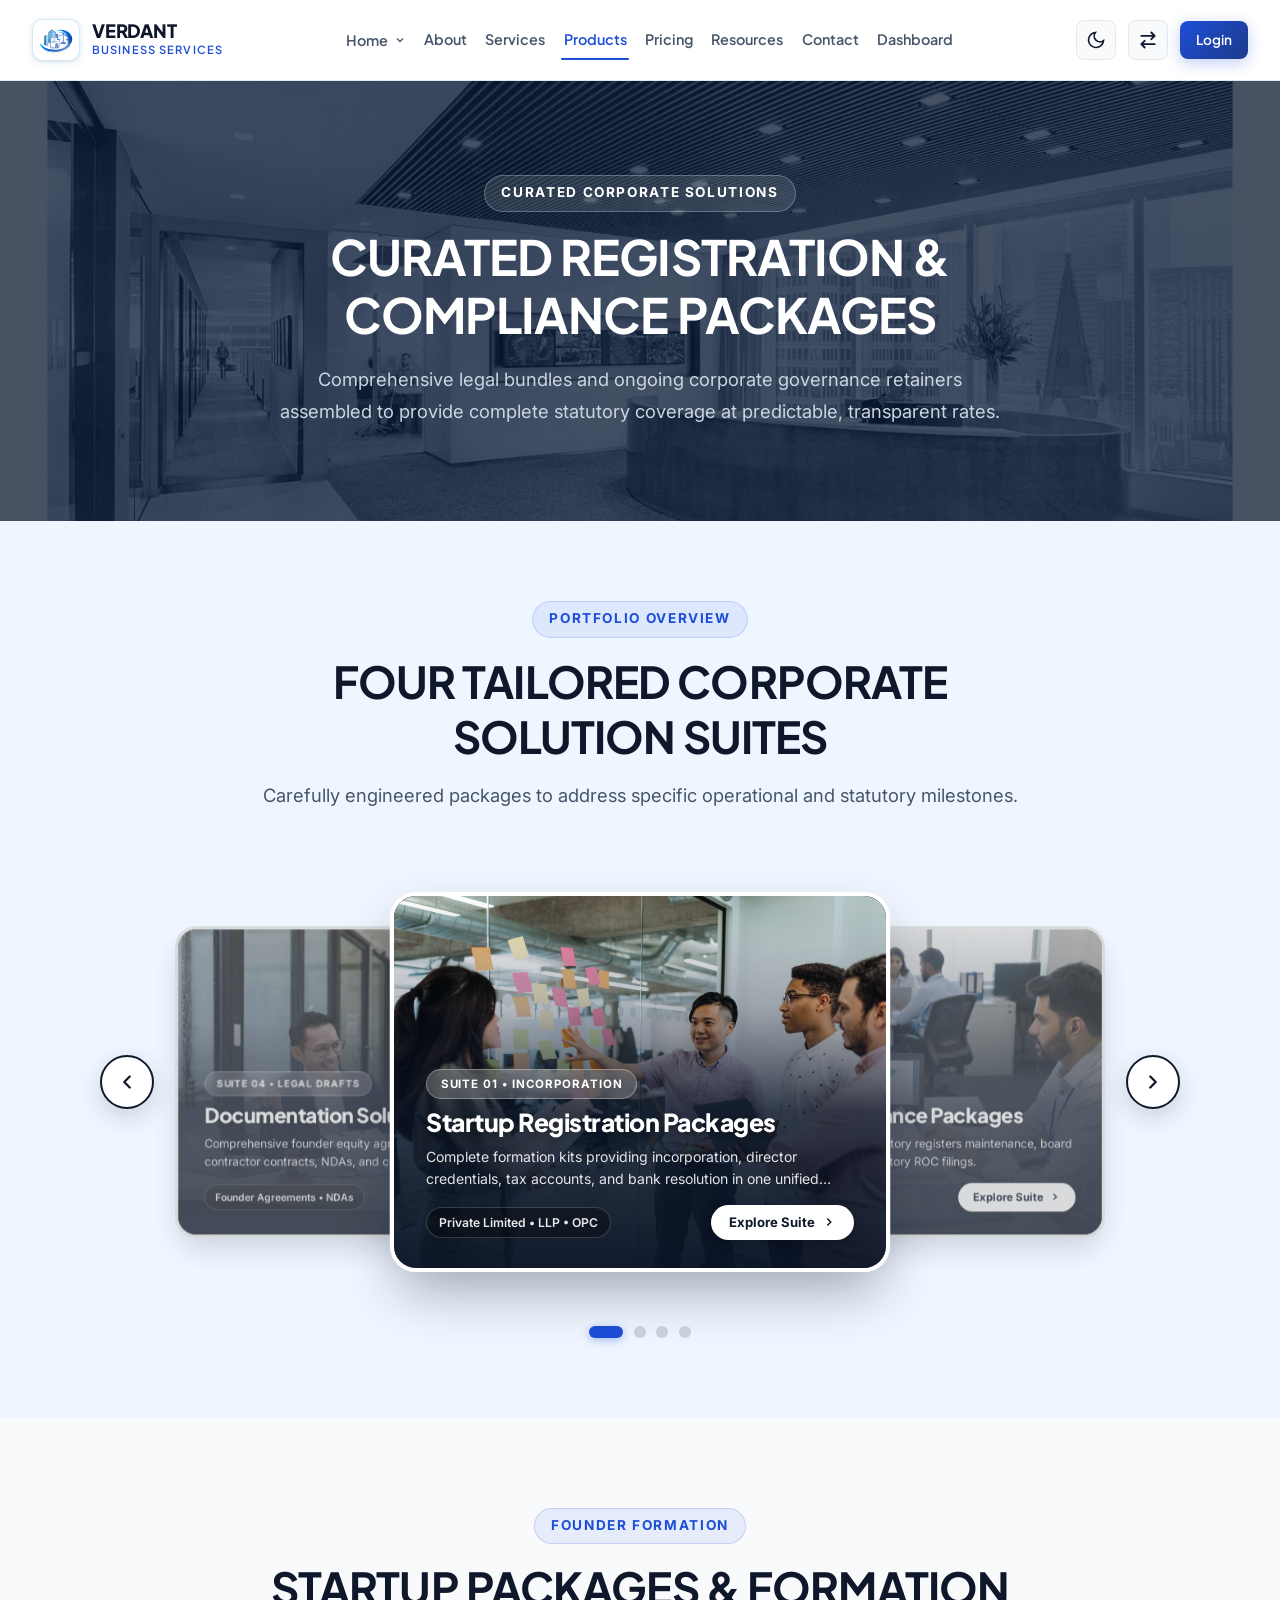
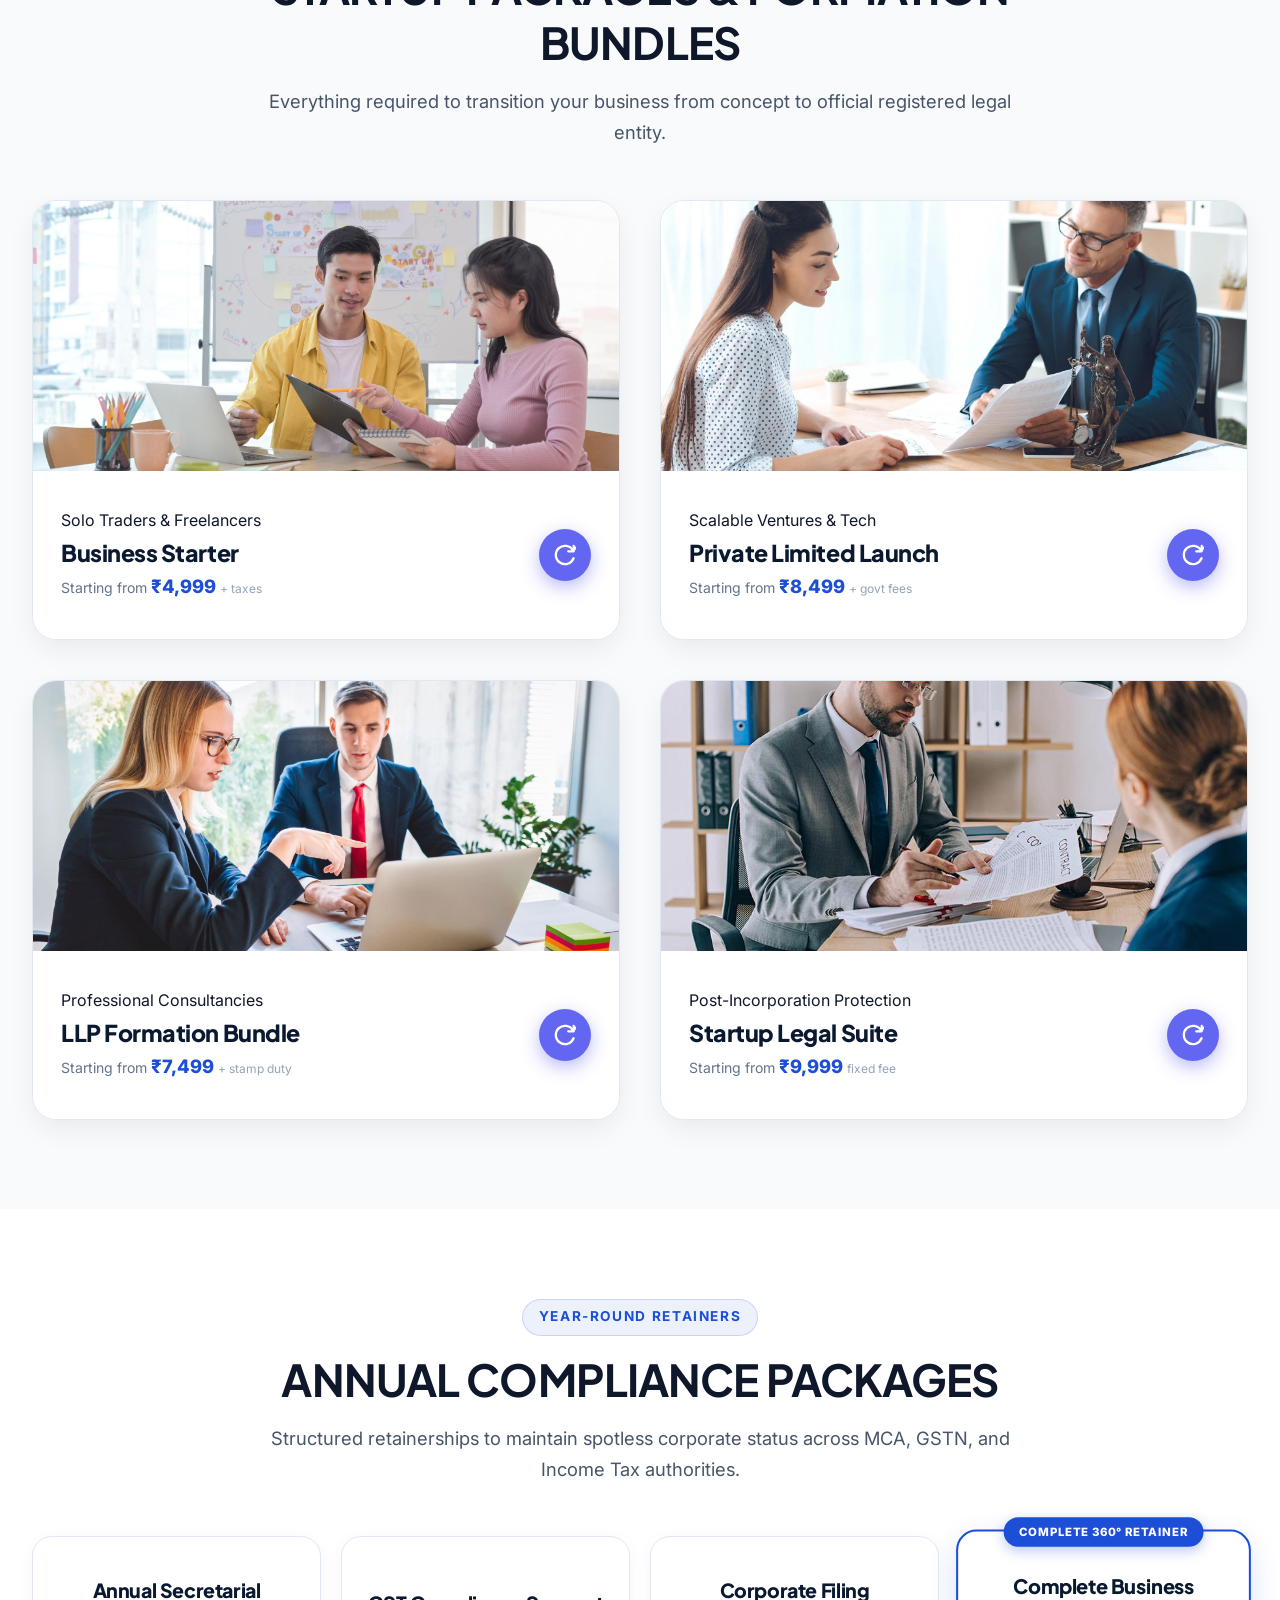
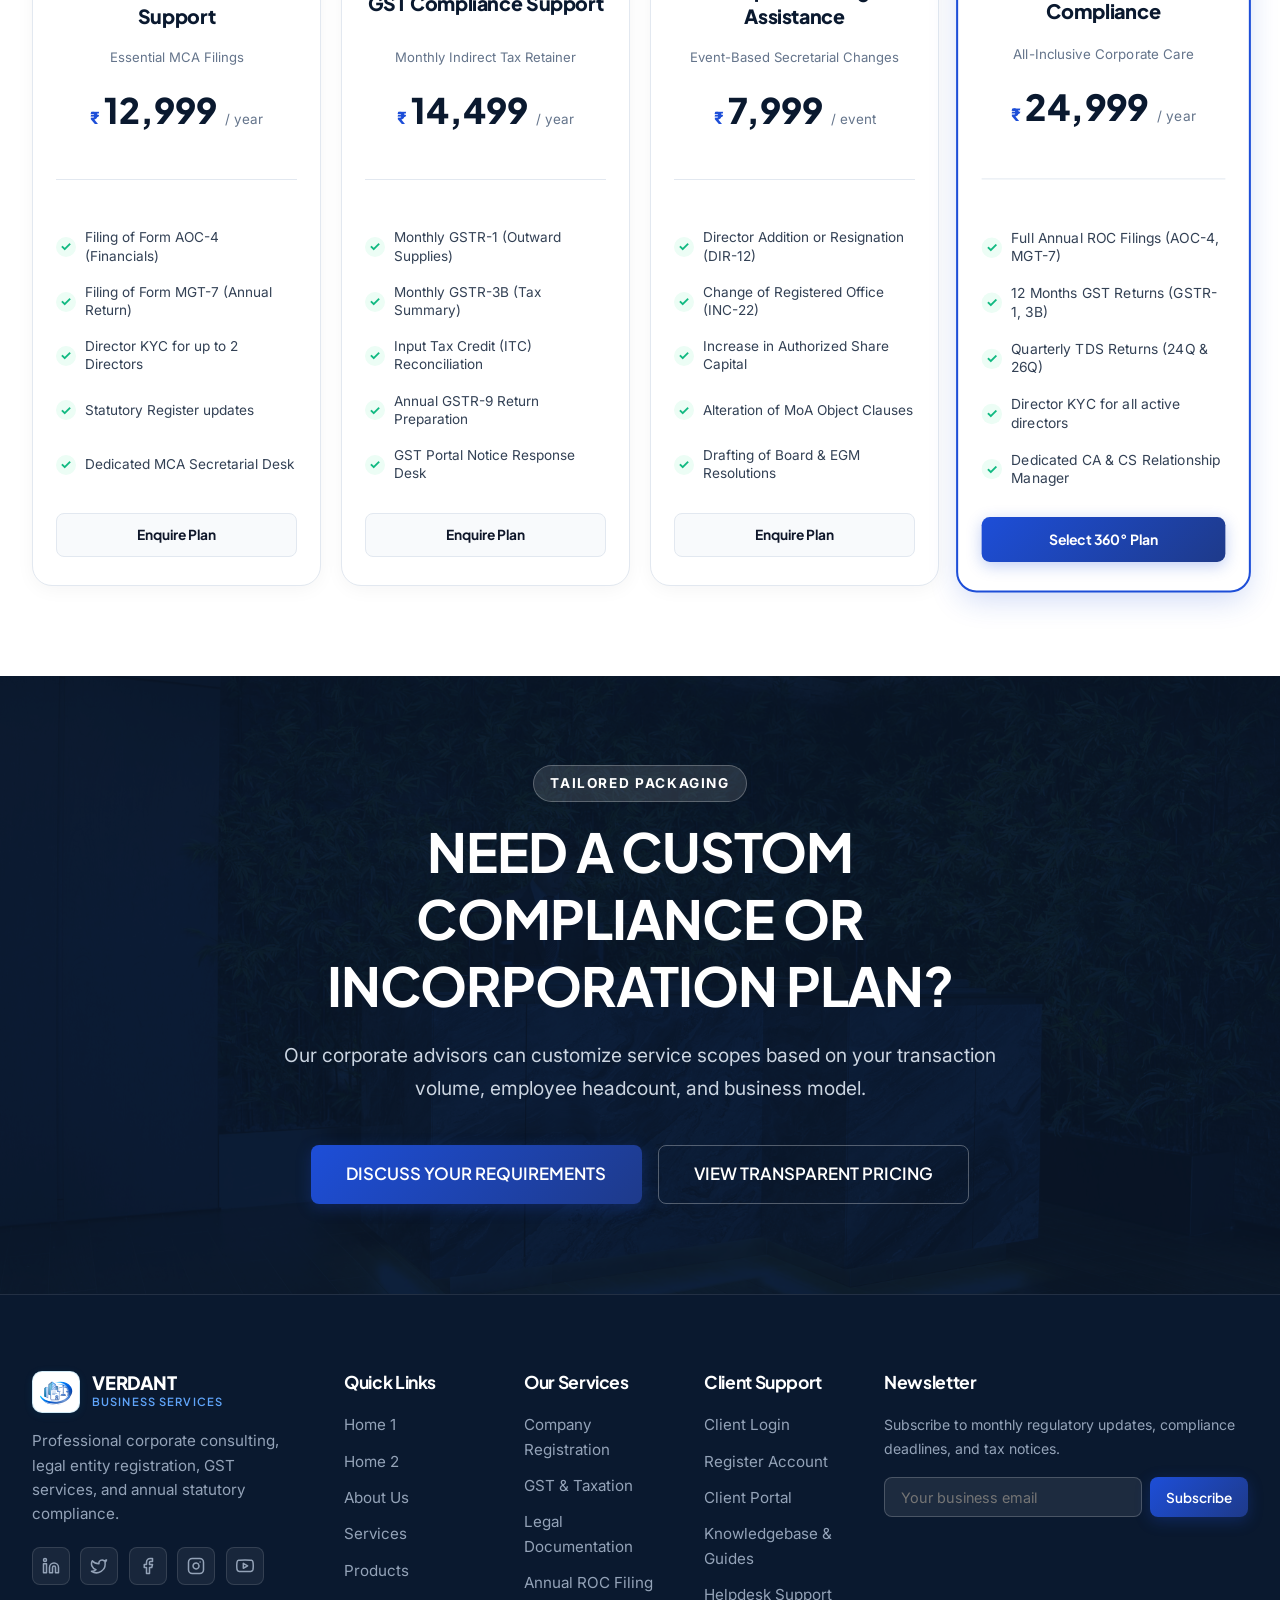
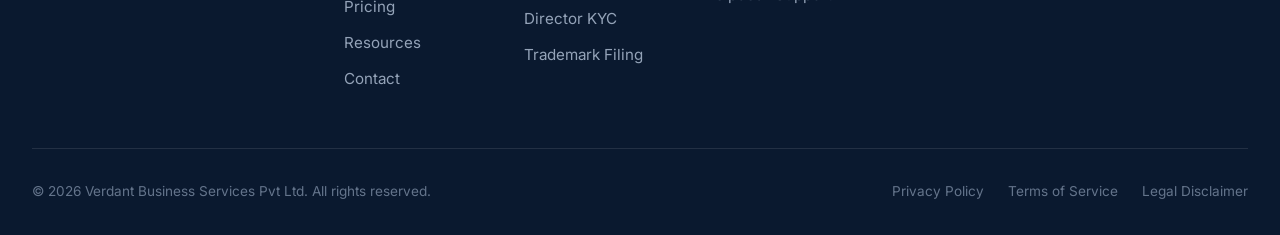
<file: products.html>
<!DOCTYPE html>
<html lang="en">
<head>
  <meta charset="UTF-8">
  <meta name="viewport" content="width=device-width, initial-scale=1.0">
  <title>Business Solutions Catalogue | Verdant Business Services</title>
  <meta name="description" content="Explore bundled business registration packages, annual secretarial compliance plans, and legal documentation suites for startups and enterprises.">
  <link rel="preconnect" href="https://fonts.googleapis.com">
  <link rel="preconnect" href="https://fonts.gstatic.com" crossorigin>
  <link href="https://fonts.googleapis.com/css2?family=Inter:wght@400;500;600;700&family=Plus+Jakarta+Sans:wght@500;600;700;800&display=swap" rel="stylesheet">
  <link rel="stylesheet" href="assets/css/style.css">
  <link rel="stylesheet" href="assets/css/responsive.css">
  <script src="assets/js/theme.js"></script>
  <link rel="icon" type="image/svg+xml" href="assets/images/logo.svg">
  <link rel="alternate icon" type="image/png" href="assets/images/website-logo.png">
</head>
<body>

  <!-- Sticky Global Header -->
  <header class="site-header" id="siteHeader">
    <div class="container nav-container">
      <a href="index.html" class="brand-logo" aria-label="Verdant Business Services Homepage">
        <div class="brand-icon-box">
          <img src="assets/images/logo.svg" alt="Verdant Logo" class="brand-logo-img">
        </div>
        <div class="brand-title-wrap">
          <span class="brand-title">VERDANT</span>
          <span class="brand-subtitle">Business Services</span>
        </div>
      </a>

      <!-- Desktop Navigation Menu -->
      <nav class="nav-menu" aria-label="Primary Navigation">
        <div class="nav-dropdown">
          <button class="nav-link nav-dropdown-btn" aria-expanded="false" aria-haspopup="true">
            <span>Home</span>
            <svg class="dropdown-arrow" width="12" height="12" viewBox="0 0 24 24" fill="none" stroke="currentColor" stroke-width="2.5"><path d="M6 9l6 6 6-6"/></svg>
          </button>
          <div class="dropdown-menu">
            <a href="index.html" class="dropdown-item">Home 1</a>
            <a href="home-2.html" class="dropdown-item">Home 2</a>
          </div>
        </div>
        <a href="about.html" class="nav-link">About</a>
        <a href="services.html" class="nav-link">Services</a>
        <a href="products.html" class="nav-link active">Products</a>
        <a href="pricing.html" class="nav-link">Pricing</a>
        <a href="resources.html" class="nav-link">Resources</a>
        <a href="contact.html" class="nav-link">Contact</a>
        <a href="dashboard.html" class="nav-link">Dashboard</a>
      </nav>

      <!-- Right Controls -->
      <div class="header-actions">
        <button class="toggle-btn theme-toggle-btn" aria-label="Toggle light and dark theme"></button>
        <button class="toggle-btn rtl-toggle-btn" aria-label="Toggle RTL mode" title="Right to Left / Left to Right">
          <svg width="20" height="20" viewBox="0 0 24 24" fill="none" stroke="currentColor" stroke-width="2.2" stroke-linecap="round" stroke-linejoin="round" aria-hidden="true">
            <path d="M4 7h16M16 3l4 4-4 4"/>
            <path d="M20 17H4M8 21l-4-4 4-4"/>
          </svg>
        </button>
        <a href="login.html" class="btn btn-primary btn-sm">Login</a>
        <button class="hamburger-btn" aria-label="Open mobile navigation menu">
          <span class="hamburger-line"></span>
          <span class="hamburger-line"></span>
          <span class="hamburger-line"></span>
        </button>
      </div>
    </div>
  </header>

  <!-- Mobile Drawer -->
  <div class="mobile-drawer" id="mobileDrawer">
    <div class="mobile-dropdown">
      <button class="mobile-nav-link mobile-dropdown-btn" aria-expanded="true">
        <span>Home</span>
        <svg class="dropdown-arrow" width="14" height="14" viewBox="0 0 24 24" fill="none" stroke="currentColor" stroke-width="2.5"><path d="M6 9l6 6 6-6"/></svg>
      </button>
      <div class="mobile-submenu">
        <a href="index.html" class="mobile-sublink">Home 1</a>
        <a href="home-2.html" class="mobile-sublink">Home 2</a>
      </div>
    </div>
    <a href="about.html" class="mobile-nav-link">About</a>
    <a href="services.html" class="mobile-nav-link">Services</a>
    <a href="products.html" class="mobile-nav-link active">Products</a>
    <a href="pricing.html" class="mobile-nav-link">Pricing</a>
    <a href="resources.html" class="mobile-nav-link">Resources</a>
    <a href="contact.html" class="mobile-nav-link">Contact</a>
    <a href="dashboard.html" class="mobile-nav-link">Dashboard</a>
    <div class="mobile-drawer-toggles">
      <button class="toggle-btn theme-toggle-btn" aria-label="Toggle light and dark theme" title="Toggle Light / Dark Theme"></button>
      <button class="toggle-btn rtl-toggle-btn" aria-label="Toggle RTL mode" title="Right to Left / Left to Right">
        <svg width="20" height="20" viewBox="0 0 24 24" fill="none" stroke="currentColor" stroke-width="2.2" stroke-linecap="round" stroke-linejoin="round" aria-hidden="true">
          <path d="M4 7h16M16 3l4 4-4 4"/>
          <path d="M20 17H4M8 21l-4-4 4-4"/>
        </svg>
      </button>
    </div>
    <div class="mobile-actions">
      <a href="login.html" class="btn btn-primary btn-block">Login</a>
    </div>
  </div>

  <main>
    <!-- 01. HERO (image-44.png) -->
    <section class="section section-navy page-hero-banner" style="position: relative; overflow: hidden; min-height: 440px; display: flex; align-items: center; justify-content: center; padding-block: clamp(4.5rem, 7vw, 6.5rem);">
      <div style="position: absolute; inset: 0; opacity: 0.25; mix-blend-mode: luminosity;">
        <img src="images/image-44.png" alt="Grand corporate headquarters lobby with slatted timber ceiling and city view" style="width: 100%; height: 100%; object-fit: cover;">
      </div>
      <div class="container" style="position: relative; z-index: 2; text-align: center; max-width: 860px;">
        <div class="eyebrow" style="background: rgba(255,255,255,0.12); color: #FFFFFF; border-color: rgba(255,255,255,0.25);">
          CURATED CORPORATE SOLUTIONS
        </div>
        <h1 style="font-size: clamp(2.2rem, 3.8vw, 3.4rem); line-height: 1.2; margin-bottom: 1.25rem; color: #FFFFFF;">
          CURATED REGISTRATION &amp; COMPLIANCE PACKAGES
        </h1>
        <p style="font-size: 1.15rem; color: #CBD5E1; line-height: 1.7; max-width: 720px; margin: 0 auto;">
          Comprehensive legal bundles and ongoing corporate governance retainers assembled to provide complete statutory coverage at predictable, transparent rates.
        </p>
      </div>
    </section>

    <!-- 02. SOLUTION CATEGORIES (3D Coverflow Suite Carousel) -->
    <section class="section suite-carousel-section" id="solution-suites">
      <div class="container">
        <div class="section-header text-center">
          <div class="eyebrow">PORTFOLIO OVERVIEW</div>
          <h2>FOUR TAILORED CORPORATE SOLUTION SUITES</h2>
          <p>Carefully engineered packages to address specific operational and statutory milestones.</p>
        </div>

        <!-- 3D Coverflow Carousel Container -->
        <div class="suite-coverflow-wrapper" aria-label="Specialized Solution Suites Carousel" role="region" tabindex="0">
          
          <!-- Prev Button -->
          <button class="suite-nav-btn suite-prev-btn" aria-label="Previous Suite" type="button">
            <svg width="22" height="22" viewBox="0 0 24 24" fill="none" stroke="currentColor" stroke-width="2.5" stroke-linecap="round" stroke-linejoin="round">
              <polyline points="15 18 9 12 15 6"></polyline>
            </svg>
          </button>

          <!-- Carousel Stage / Track -->
          <div class="suite-coverflow-stage" id="suiteStage">
            
            <!-- Slide 1: Suite 01 -->
            <div class="suite-card" data-index="0" role="group" aria-roledescription="slide" aria-label="Suite 1 of 4: Startup Registration Packages">
              <div class="suite-card-inner">
                <img src="images/image-24.png" alt="Young startup team brainstorming with sticky notes in industrial space" class="suite-card-bg" loading="lazy">
                <div class="suite-card-overlay"></div>
                <div class="suite-card-content">
                  <span class="suite-badge">Suite 01 • Incorporation</span>
                  <h3 class="suite-card-title">Startup Registration Packages</h3>
                  <p class="suite-card-subtitle">Complete formation kits providing incorporation, director credentials, tax accounts, and bank resolution in one unified package.</p>
                  <div class="suite-card-footer">
                    <span class="suite-pill-tag">Private Limited • LLP • OPC</span>
                    <a href="#startup-packages" class="suite-cta-btn">
                      <span>Explore Suite</span>
                      <svg width="14" height="14" viewBox="0 0 24 24" fill="none" stroke="currentColor" stroke-width="2.5"><polyline points="9 18 15 12 9 6"/></svg>
                    </a>
                  </div>
                </div>
              </div>
            </div>

            <!-- Slide 2: Suite 02 -->
            <div class="suite-card" data-index="1" role="group" aria-roledescription="slide" aria-label="Suite 2 of 4: Business Compliance Packages">
              <div class="suite-card-inner">
                <img src="images/image-58.png" alt="Compliance professionals pointing to approved filing status on laptop" class="suite-card-bg" loading="lazy">
                <div class="suite-card-overlay"></div>
                <div class="suite-card-content">
                  <span class="suite-badge">Suite 02 • Secretarial</span>
                  <h3 class="suite-card-title">Business Compliance Packages</h3>
                  <p class="suite-card-subtitle">Annual secretarial audits, statutory registers maintenance, board resolution drafting, and mandatory ROC filings.</p>
                  <div class="suite-card-footer">
                    <span class="suite-pill-tag">AOC-4 • MGT-7 • DIR-3 KYC</span>
                    <a href="#compliance-packages" class="suite-cta-btn">
                      <span>Explore Suite</span>
                      <svg width="14" height="14" viewBox="0 0 24 24" fill="none" stroke="currentColor" stroke-width="2.5"><polyline points="9 18 15 12 9 6"/></svg>
                    </a>
                  </div>
                </div>
              </div>
            </div>

            <!-- Slide 3: Suite 03 -->
            <div class="suite-card" data-index="2" role="group" aria-roledescription="slide" aria-label="Suite 3 of 4: Tax & GST Solutions">
              <div class="suite-card-inner">
                <img src="images/image-85.png" alt="Partners signing official Company Registration Certificate under banker lamp" class="suite-card-bg" loading="lazy">
                <div class="suite-card-overlay"></div>
                <div class="suite-card-content">
                  <span class="suite-badge">Suite 03 • Taxation</span>
                  <h3 class="suite-card-title">Tax &amp; GST Solutions</h3>
                  <p class="suite-card-subtitle">GSTIN registrations, monthly return filings (GSTR-1, 3B), quarterly TDS reconciliations, and annual tax audits.</p>
                  <div class="suite-card-footer">
                    <span class="suite-pill-tag">Monthly GST • TDS E-Filing</span>
                    <a href="services.html#tax-gst" class="suite-cta-btn">
                      <span>Explore Suite</span>
                      <svg width="14" height="14" viewBox="0 0 24 24" fill="none" stroke="currentColor" stroke-width="2.5"><polyline points="9 18 15 12 9 6"/></svg>
                    </a>
                  </div>
                </div>
              </div>
            </div>

            <!-- Slide 4: Suite 04 -->
            <div class="suite-card" data-index="3" role="group" aria-roledescription="slide" aria-label="Suite 4 of 4: Documentation Solutions">
              <div class="suite-card-inner">
                <img src="images/image-67.png" alt="Lawyer and client signing Contract Agreement with scales of justice" class="suite-card-bg" loading="lazy">
                <div class="suite-card-overlay"></div>
                <div class="suite-card-content">
                  <span class="suite-badge">Suite 04 • Legal Drafts</span>
                  <h3 class="suite-card-title">Documentation Solutions</h3>
                  <p class="suite-card-subtitle">Comprehensive founder equity agreements, commercial contractor contracts, NDAs, and corporate governance policies.</p>
                  <div class="suite-card-footer">
                    <span class="suite-pill-tag">Founder Agreements • NDAs</span>
                    <a href="services.html#corporate-legal" class="suite-cta-btn">
                      <span>Explore Suite</span>
                      <svg width="14" height="14" viewBox="0 0 24 24" fill="none" stroke="currentColor" stroke-width="2.5"><polyline points="9 18 15 12 9 6"/></svg>
                    </a>
                  </div>
                </div>
              </div>
            </div>

          </div>

          <!-- Next Button -->
          <button class="suite-nav-btn suite-next-btn" aria-label="Next Suite" type="button">
            <svg width="22" height="22" viewBox="0 0 24 24" fill="none" stroke="currentColor" stroke-width="2.5" stroke-linecap="round" stroke-linejoin="round">
              <polyline points="9 18 15 12 9 6"></polyline>
            </svg>
          </button>

        </div>

        <!-- Pagination Dots -->
        <div class="suite-pagination-dots" role="tablist" aria-label="Carousel pagination">
          <button class="suite-dot active" data-slide="0" role="tab" aria-selected="true" aria-label="Go to slide 1"></button>
          <button class="suite-dot" data-slide="1" role="tab" aria-selected="false" aria-label="Go to slide 2"></button>
          <button class="suite-dot" data-slide="2" role="tab" aria-selected="false" aria-label="Go to slide 3"></button>
          <button class="suite-dot" data-slide="3" role="tab" aria-selected="false" aria-label="Go to slide 4"></button>
        </div>

      </div>
    </section>

    <!-- 03. STARTUP PACKAGES (2x2 3D Flip Cards) -->
    <section class="section section-alt" id="startup-packages">
      <div class="container">
        <div class="section-header text-center">
          <div class="eyebrow">FOUNDER FORMATION</div>
          <h2>STARTUP PACKAGES &amp; FORMATION BUNDLES</h2>
          <p>Everything required to transition your business from concept to official registered legal entity.</p>
        </div>

        <div class="grid-2 startup-flip-grid">
          
          <!-- Package 1: Business Starter -->
          <div class="flip-card-item">
            <div class="flip-card-inner">
              
              <!-- Front Face: Visual Overview -->
              <div class="flip-face flip-face-front">
                <div class="flip-img-wrap">
                  <img src="images/image-83.png" alt="Co-founders reviewing business plan and startup launch at desk" loading="lazy">
                  <span class="startup-badge">FAST-TRACK</span>
                </div>
                <div class="flip-front-body">
                  <div class="flip-front-info">
                    <span class="startup-audience-pill">Solo Traders &amp; Freelancers</span>
                    <h3 class="flip-card-title">Business Starter</h3>
                    <div class="flip-price-preview">Starting from <strong class="price-figure">₹4,999</strong> <span class="tax-hint">+ taxes</span></div>
                  </div>
                  <button type="button" class="flip-trigger-btn" aria-label="Flip Business Starter card for details" title="Flip for details">
                    <svg width="22" height="22" viewBox="0 0 24 24" fill="none" stroke="currentColor" stroke-width="2.5" stroke-linecap="round" stroke-linejoin="round">
                      <path d="M21.5 2v6h-6M21.34 15.57a10 10 0 1 1-.57-8.38l5.67-5.67"/>
                    </svg>
                  </button>
                </div>
              </div>

              <!-- Back Face: Detailed Scope & Actions -->
              <div class="flip-face flip-face-back">
                <div class="flip-back-header">
                  <div>
                    <span class="flip-back-category">Solo Founders &amp; Freelancers</span>
                    <h3 class="flip-back-title">Business Starter</h3>
                  </div>
                  <button type="button" class="flip-trigger-btn flip-back-trigger" aria-label="Flip back to front" title="Flip back">
                    <svg width="22" height="22" viewBox="0 0 24 24" fill="none" stroke="currentColor" stroke-width="2.5" stroke-linecap="round" stroke-linejoin="round">
                      <path d="M21.5 2v6h-6M21.34 15.57a10 10 0 1 1-.57-8.38l5.67-5.67"/>
                    </svg>
                  </button>
                </div>

                <p class="flip-back-desc">MSME/Udyam Registration, GSTIN Application, PAN card assistance, and commercial bank account documentation.</p>

                <div class="flip-back-specs">
                  <div class="flip-spec-row">
                    <svg width="15" height="15" viewBox="0 0 24 24" fill="none" stroke="currentColor" stroke-width="2.5"><polyline points="20 6 9 17 4 12"/></svg>
                    <span>MSME &amp; GSTIN Registration</span>
                  </div>
                  <div class="flip-spec-row">
                    <svg width="15" height="15" viewBox="0 0 24 24" fill="none" stroke="currentColor" stroke-width="2.5"><polyline points="20 6 9 17 4 12"/></svg>
                    <span>Commercial Bank Account Docs</span>
                  </div>
                </div>

                <div class="flip-back-price-block">
                  <div class="flip-price-left">
                    <span class="currency">₹</span><span class="amount">4,999</span>
                    <span class="price-sub">+ applicable taxes</span>
                  </div>
                  <div class="flip-excl-pill">
                    <strong>Excludes:</strong> ROC Incorporation, MoA/AoA
                  </div>
                </div>

                <div class="flip-back-actions">
                  <a href="pricing.html#registration-pricing" class="flip-primary-btn">
                    <span>Book Now</span>
                    <svg width="16" height="16" viewBox="0 0 24 24" fill="none" stroke="currentColor" stroke-width="2.5"><path d="M5 12h14M12 5l7 7-7 7"/></svg>
                  </a>
                  <button type="button" class="flip-secondary-btn" data-service-modal="opc">View Details</button>
                </div>
              </div>

            </div>
          </div>

          <!-- Package 2: Private Limited Launch -->
          <div class="flip-card-item">
            <div class="flip-card-inner">
              
              <!-- Front Face: Visual Overview -->
              <div class="flip-face flip-face-front">
                <div class="flip-img-wrap">
                  <img src="images/image-56.png" alt="Legal consultant explaining incorporation contract to client with Lady Justice statue" loading="lazy">
                  <span class="startup-badge highlight">FLAGSHIP BUNDLE</span>
                </div>
                <div class="flip-front-body">
                  <div class="flip-front-info">
                    <span class="startup-audience-pill">Scalable Ventures &amp; Tech</span>
                    <h3 class="flip-card-title">Private Limited Launch</h3>
                    <div class="flip-price-preview">Starting from <strong class="price-figure">₹8,499</strong> <span class="tax-hint">+ govt fees</span></div>
                  </div>
                  <button type="button" class="flip-trigger-btn" aria-label="Flip Private Limited Launch card for details" title="Flip for details">
                    <svg width="22" height="22" viewBox="0 0 24 24" fill="none" stroke="currentColor" stroke-width="2.5" stroke-linecap="round" stroke-linejoin="round">
                      <path d="M21.5 2v6h-6M21.34 15.57a10 10 0 1 1-.57-8.38l5.67-5.67"/>
                    </svg>
                  </button>
                </div>
              </div>

              <!-- Back Face: Detailed Scope & Actions -->
              <div class="flip-face flip-face-back">
                <div class="flip-back-header">
                  <div>
                    <span class="flip-back-category">Scalable Ventures &amp; Startups</span>
                    <h3 class="flip-back-title">Private Limited Launch</h3>
                  </div>
                  <button type="button" class="flip-trigger-btn flip-back-trigger" aria-label="Flip back to front" title="Flip back">
                    <svg width="22" height="22" viewBox="0 0 24 24" fill="none" stroke="currentColor" stroke-width="2.5" stroke-linecap="round" stroke-linejoin="round">
                      <path d="M21.5 2v6h-6M21.34 15.57a10 10 0 1 1-.57-8.38l5.67-5.67"/>
                    </svg>
                  </button>
                </div>

                <p class="flip-back-desc">2 Directors DSC, DIN, SPICe+ MCA filing, MoA &amp; AoA drafting, Certificate of Incorporation, PAN, TAN, and bank resolution.</p>

                <div class="flip-back-specs">
                  <div class="flip-spec-row">
                    <svg width="15" height="15" viewBox="0 0 24 24" fill="none" stroke="currentColor" stroke-width="2.5"><polyline points="20 6 9 17 4 12"/></svg>
                    <span>2 Directors DSC, DIN &amp; SPICe+</span>
                  </div>
                  <div class="flip-spec-row">
                    <svg width="15" height="15" viewBox="0 0 24 24" fill="none" stroke="currentColor" stroke-width="2.5"><polyline points="20 6 9 17 4 12"/></svg>
                    <span>COI, PAN, TAN &amp; MoA/AoA</span>
                  </div>
                </div>

                <div class="flip-back-price-block">
                  <div class="flip-price-left">
                    <span class="currency">₹</span><span class="amount">8,499</span>
                    <span class="price-sub">+ government fees</span>
                  </div>
                  <div class="flip-excl-pill">
                    <strong>Excludes:</strong> Foreign director apostille
                  </div>
                </div>

                <div class="flip-back-actions">
                  <a href="pricing.html#registration-pricing" class="flip-primary-btn">
                    <span>Book Now</span>
                    <svg width="16" height="16" viewBox="0 0 24 24" fill="none" stroke="currentColor" stroke-width="2.5"><path d="M5 12h14M12 5l7 7-7 7"/></svg>
                  </a>
                  <button type="button" class="flip-secondary-btn" data-service-modal="pvt-ltd">View Details</button>
                </div>
              </div>

            </div>
          </div>

          <!-- Package 3: LLP Formation Bundle -->
          <div class="flip-card-item">
            <div class="flip-card-inner">
              
              <!-- Front Face: Visual Overview -->
              <div class="flip-face flip-face-front">
                <div class="flip-img-wrap">
                  <img src="images/image-28.png" alt="Advisor pointing to legal verification on laptop for business partner" loading="lazy">
                  <span class="startup-badge">PARTNERSHIP VEIL</span>
                </div>
                <div class="flip-front-body">
                  <div class="flip-front-info">
                    <span class="startup-audience-pill">Professional Consultancies</span>
                    <h3 class="flip-card-title">LLP Formation Bundle</h3>
                    <div class="flip-price-preview">Starting from <strong class="price-figure">₹7,499</strong> <span class="tax-hint">+ stamp duty</span></div>
                  </div>
                  <button type="button" class="flip-trigger-btn" aria-label="Flip LLP Formation Bundle card for details" title="Flip for details">
                    <svg width="22" height="22" viewBox="0 0 24 24" fill="none" stroke="currentColor" stroke-width="2.5" stroke-linecap="round" stroke-linejoin="round">
                      <path d="M21.5 2v6h-6M21.34 15.57a10 10 0 1 1-.57-8.38l5.67-5.67"/>
                    </svg>
                  </button>
                </div>
              </div>

              <!-- Back Face: Detailed Scope & Actions -->
              <div class="flip-face flip-face-back">
                <div class="flip-back-header">
                  <div>
                    <span class="flip-back-category">Professional Practices &amp; Consultancies</span>
                    <h3 class="flip-back-title">LLP Formation Bundle</h3>
                  </div>
                  <button type="button" class="flip-trigger-btn flip-back-trigger" aria-label="Flip back to front" title="Flip back">
                    <svg width="22" height="22" viewBox="0 0 24 24" fill="none" stroke="currentColor" stroke-width="2.5" stroke-linecap="round" stroke-linejoin="round">
                      <path d="M21.5 2v6h-6M21.34 15.57a10 10 0 1 1-.57-8.38l5.67-5.67"/>
                    </svg>
                  </button>
                </div>

                <p class="flip-back-desc">Partner DPIN, LLP Name Reservation, Certificate of Incorporation, custom LLP Agreement drafting, and Form 3 filing.</p>

                <div class="flip-back-specs">
                  <div class="flip-spec-row">
                    <svg width="15" height="15" viewBox="0 0 24 24" fill="none" stroke="currentColor" stroke-width="2.5"><polyline points="20 6 9 17 4 12"/></svg>
                    <span>DPIN &amp; Name Reservation</span>
                  </div>
                  <div class="flip-spec-row">
                    <svg width="15" height="15" viewBox="0 0 24 24" fill="none" stroke="currentColor" stroke-width="2.5"><polyline points="20 6 9 17 4 12"/></svg>
                    <span>LLP Agreement &amp; Form 3</span>
                  </div>
                </div>

                <div class="flip-back-price-block">
                  <div class="flip-price-left">
                    <span class="currency">₹</span><span class="amount">7,499</span>
                    <span class="price-sub">+ state stamp duty</span>
                  </div>
                  <div class="flip-excl-pill">
                    <strong>Excludes:</strong> Trademark registration
                  </div>
                </div>

                <div class="flip-back-actions">
                  <a href="pricing.html#registration-pricing" class="flip-primary-btn">
                    <span>Book Now</span>
                    <svg width="16" height="16" viewBox="0 0 24 24" fill="none" stroke="currentColor" stroke-width="2.5"><path d="M5 12h14M12 5l7 7-7 7"/></svg>
                  </a>
                  <button type="button" class="flip-secondary-btn" data-service-modal="llp">View Details</button>
                </div>
              </div>

            </div>
          </div>

          <!-- Package 4: Startup Legal Suite -->
          <div class="flip-card-item">
            <div class="flip-card-inner">
              
              <!-- Front Face: Visual Overview -->
              <div class="flip-face flip-face-front">
                <div class="flip-img-wrap">
                  <img src="images/image-89.png" alt="Attorney explaining contract legal clauses to client with judge gavel on desk" loading="lazy">
                  <span class="startup-badge">LEGAL ARMOR</span>
                </div>
                <div class="flip-front-body">
                  <div class="flip-front-info">
                    <span class="startup-audience-pill">Post-Incorporation Protection</span>
                    <h3 class="flip-card-title">Startup Legal Suite</h3>
                    <div class="flip-price-preview">Starting from <strong class="price-figure">₹9,999</strong> <span class="tax-hint">fixed fee</span></div>
                  </div>
                  <button type="button" class="flip-trigger-btn" aria-label="Flip Startup Legal Suite card for details" title="Flip for details">
                    <svg width="22" height="22" viewBox="0 0 24 24" fill="none" stroke="currentColor" stroke-width="2.5" stroke-linecap="round" stroke-linejoin="round">
                      <path d="M21.5 2v6h-6M21.34 15.57a10 10 0 1 1-.57-8.38l5.67-5.67"/>
                    </svg>
                  </button>
                </div>
              </div>

              <!-- Back Face: Detailed Scope & Actions -->
              <div class="flip-face flip-face-back">
                <div class="flip-back-header">
                  <div>
                    <span class="flip-back-category">Post-Incorporation Legal Armor</span>
                    <h3 class="flip-back-title">Startup Legal Suite</h3>
                  </div>
                  <button type="button" class="flip-trigger-btn flip-back-trigger" aria-label="Flip back to front" title="Flip back">
                    <svg width="22" height="22" viewBox="0 0 24 24" fill="none" stroke="currentColor" stroke-width="2.5" stroke-linecap="round" stroke-linejoin="round">
                      <path d="M21.5 2v6h-6M21.34 15.57a10 10 0 1 1-.57-8.38l5.67-5.67"/>
                    </svg>
                  </button>
                </div>

                <p class="flip-back-desc">Founders Agreement, IP Assignment Deeds, Non-Disclosure Agreements (NDAs), and Master Commercial Client Agreements.</p>

                <div class="flip-back-specs">
                  <div class="flip-spec-row">
                    <svg width="15" height="15" viewBox="0 0 24 24" fill="none" stroke="currentColor" stroke-width="2.5"><polyline points="20 6 9 17 4 12"/></svg>
                    <span>Founders Agreement &amp; IP Deeds</span>
                  </div>
                  <div class="flip-spec-row">
                    <svg width="15" height="15" viewBox="0 0 24 24" fill="none" stroke="currentColor" stroke-width="2.5"><polyline points="20 6 9 17 4 12"/></svg>
                    <span>NDAs &amp; Commercial Client Contracts</span>
                  </div>
                </div>

                <div class="flip-back-price-block">
                  <div class="flip-price-left">
                    <span class="currency">₹</span><span class="amount">9,999</span>
                    <span class="price-sub">fixed drafting fee</span>
                  </div>
                  <div class="flip-excl-pill">
                    <strong>Excludes:</strong> Litigation representation
                  </div>
                </div>

                <div class="flip-back-actions">
                  <a href="pricing.html#registration-pricing" class="flip-primary-btn">
                    <span>Book Now</span>
                    <svg width="16" height="16" viewBox="0 0 24 24" fill="none" stroke="currentColor" stroke-width="2.5"><path d="M5 12h14M12 5l7 7-7 7"/></svg>
                  </a>
                  <button type="button" class="flip-secondary-btn" data-service-modal="trademark">View Details</button>
                </div>
              </div>

            </div>
          </div>

        </div>
      </div>
    </section>

    <!-- 04. COMPLIANCE PACKAGES (4 Solutions - Even Number Rule) -->
    <section class="section" id="compliance-packages">
      <div class="container">
        <div class="section-header">
          <div class="eyebrow">YEAR-ROUND RETAINERS</div>
          <h2>ANNUAL COMPLIANCE PACKAGES</h2>
          <p>Structured retainerships to maintain spotless corporate status across MCA, GSTN, and Income Tax authorities.</p>
        </div>

        <div class="grid-4 compliance-pricing-grid">
          
          <!-- Card 1 -->
          <div class="pricing-card">
            <div class="package-header">
              <h3>Annual Secretarial Support</h3>
              <p>Essential MCA Filings</p>
              <div class="package-price">
                <span class="price-currency">₹</span>
                <span class="price-val">12,999</span>
                <span class="price-term">/ year</span>
              </div>
            </div>
            <div class="package-features">
              <div class="feature-item"><span class="feature-check">✓</span><span>Filing of Form AOC-4 (Financials)</span></div>
              <div class="feature-item"><span class="feature-check">✓</span><span>Filing of Form MGT-7 (Annual Return)</span></div>
              <div class="feature-item"><span class="feature-check">✓</span><span>Director KYC for up to 2 Directors</span></div>
              <div class="feature-item"><span class="feature-check">✓</span><span>Statutory Register updates</span></div>
              <div class="feature-item"><span class="feature-check">✓</span><span>Dedicated MCA Secretarial Desk</span></div>
            </div>
            <a href="pricing.html#compliance-pricing" class="btn btn-secondary btn-block">Enquire Plan</a>
          </div>

          <!-- Card 2 -->
          <div class="pricing-card">
            <div class="package-header">
              <h3>GST Compliance Support</h3>
              <p>Monthly Indirect Tax Retainer</p>
              <div class="package-price">
                <span class="price-currency">₹</span>
                <span class="price-val">14,499</span>
                <span class="price-term">/ year</span>
              </div>
            </div>
            <div class="package-features">
              <div class="feature-item"><span class="feature-check">✓</span><span>Monthly GSTR-1 (Outward Supplies)</span></div>
              <div class="feature-item"><span class="feature-check">✓</span><span>Monthly GSTR-3B (Tax Summary)</span></div>
              <div class="feature-item"><span class="feature-check">✓</span><span>Input Tax Credit (ITC) Reconciliation</span></div>
              <div class="feature-item"><span class="feature-check">✓</span><span>Annual GSTR-9 Return Preparation</span></div>
              <div class="feature-item"><span class="feature-check">✓</span><span>GST Portal Notice Response Desk</span></div>
            </div>
            <a href="pricing.html#compliance-pricing" class="btn btn-secondary btn-block">Enquire Plan</a>
          </div>

          <!-- Card 3 -->
          <div class="pricing-card">
            <div class="package-header">
              <h3>Corporate Filing Assistance</h3>
              <p>Event-Based Secretarial Changes</p>
              <div class="package-price">
                <span class="price-currency">₹</span>
                <span class="price-val">7,999</span>
                <span class="price-term">/ event</span>
              </div>
            </div>
            <div class="package-features">
              <div class="feature-item"><span class="feature-check">✓</span><span>Director Addition or Resignation (DIR-12)</span></div>
              <div class="feature-item"><span class="feature-check">✓</span><span>Change of Registered Office (INC-22)</span></div>
              <div class="feature-item"><span class="feature-check">✓</span><span>Increase in Authorized Share Capital</span></div>
              <div class="feature-item"><span class="feature-check">✓</span><span>Alteration of MoA Object Clauses</span></div>
              <div class="feature-item"><span class="feature-check">✓</span><span>Drafting of Board &amp; EGM Resolutions</span></div>
            </div>
            <a href="pricing.html#compliance-pricing" class="btn btn-secondary btn-block">Enquire Plan</a>
          </div>

          <!-- Card 4 (Featured) -->
          <div class="pricing-card featured">
            <span class="pricing-featured-badge">Complete 360° Retainer</span>
            <div class="package-header">
              <h3>Complete Business Compliance</h3>
              <p>All-Inclusive Corporate Care</p>
              <div class="package-price">
                <span class="price-currency">₹</span>
                <span class="price-val">24,999</span>
                <span class="price-term">/ year</span>
              </div>
            </div>
            <div class="package-features">
              <div class="feature-item"><span class="feature-check">✓</span><span>Full Annual ROC Filings (AOC-4, MGT-7)</span></div>
              <div class="feature-item"><span class="feature-check">✓</span><span>12 Months GST Returns (GSTR-1, 3B)</span></div>
              <div class="feature-item"><span class="feature-check">✓</span><span>Quarterly TDS Returns (24Q &amp; 26Q)</span></div>
              <div class="feature-item"><span class="feature-check">✓</span><span>Director KYC for all active directors</span></div>
              <div class="feature-item"><span class="feature-check">✓</span><span>Dedicated CA &amp; CS Relationship Manager</span></div>
            </div>
            <a href="pricing.html#compliance-pricing" class="btn btn-primary btn-block">Select 360° Plan</a>
          </div>
        </div>
      </div>
    </section>

    <!-- 06. FINAL CTA (image-39.png) -->
    <section class="section section-navy" style="position: relative; overflow: hidden;">
      <div style="position: absolute; inset: 0; opacity: 0.25; mix-blend-mode: overlay;">
        <img src="images/image-39.png" alt="Luxury Corporate Reception Desk with Living Green Wall" style="width: 100%; height: 100%; object-fit: cover;">
      </div>
      <div class="container" style="position: relative; z-index: 2; text-align: center; max-width: 820px;">
        <div class="eyebrow" style="background: rgba(255,255,255,0.12); color: #FFFFFF; border-color: rgba(255,255,255,0.25);">TAILORED PACKAGING</div>
        <h2 style="font-size: clamp(2.2rem, 4.2vw, 3.4rem); margin-bottom: 1.25rem;">NEED A CUSTOM COMPLIANCE OR INCORPORATION PLAN?</h2>
        <p style="font-size: 1.2rem; color: #CBD5E1; margin-bottom: 2.5rem;">
          Our corporate advisors can customize service scopes based on your transaction volume, employee headcount, and business model.
        </p>
        <div style="display: flex; gap: 1rem; justify-content: center; flex-wrap: wrap;" class="cta-btn-group">
          <a href="contact.html#contact-form-section" class="btn btn-primary btn-lg">DISCUSS YOUR REQUIREMENTS</a>
          <a href="pricing.html" class="btn btn-outline-white btn-lg">VIEW TRANSPARENT PRICING</a>
        </div>
      </div>
    </section>
  </main>

  <!-- Global Footer -->
  <footer class="site-footer">
    <div class="container">
      <div class="footer-top">
                <div class="footer-brand">
          <a href="index.html" class="brand-logo" style="color: #FFFFFF;">
            <div class="brand-icon-box">
              <img src="assets/images/logo.svg" alt="Verdant Logo" class="brand-logo-img">
            </div>
            <div class="brand-title-wrap">
              <span class="brand-title" style="color: #FFFFFF;">VERDANT</span>
              <span class="brand-subtitle" style="color: #60A5FA;">Business Services</span>
            </div>
          </a>
          <p>Professional corporate consulting, legal entity registration, GST services, and annual statutory compliance.</p>
          <div class="footer-social-links" aria-label="Social media links">
            <a href="https://linkedin.com" class="footer-social-link" aria-label="LinkedIn" target="_blank" rel="noopener noreferrer">
              <svg width="18" height="18" viewBox="0 0 24 24" fill="none" stroke="currentColor" stroke-width="2" stroke-linecap="round" stroke-linejoin="round"><path d="M16 8a6 6 0 0 1 6 6v7h-4v-7a2 2 0 0 0-2-2 2 2 0 0 0-2 2v7h-4v-7a6 6 0 0 1 6-6z"/><rect x="2" y="9" width="4" height="12"/><circle cx="4" cy="4" r="2"/></svg>
            </a>
            <a href="https://twitter.com" class="footer-social-link" aria-label="Twitter" target="_blank" rel="noopener noreferrer">
              <svg width="18" height="18" viewBox="0 0 24 24" fill="none" stroke="currentColor" stroke-width="2" stroke-linecap="round" stroke-linejoin="round"><path d="M22 4s-.7 2.1-2 3.4c1.6 10-9.4 17.3-18 11.6 2.2.1 4.4-.6 6-2C3 15.5.5 9.6 3 5c2.2 2.6 5.6 4.1 9 4-.9-4.2 4-6.6 7-3.8 1.1 0 3-1.2 3-1.2z"/></svg>
            </a>
            <a href="https://facebook.com" class="footer-social-link" aria-label="Facebook" target="_blank" rel="noopener noreferrer">
              <svg width="18" height="18" viewBox="0 0 24 24" fill="none" stroke="currentColor" stroke-width="2" stroke-linecap="round" stroke-linejoin="round"><path d="M18 2h-3a5 5 0 0 0-5 5v3H7v4h3v8h4v-8h3l1-4h-4V7a1 1 0 0 1 1-1h3z"/></svg>
            </a>
            <a href="https://instagram.com" class="footer-social-link" aria-label="Instagram" target="_blank" rel="noopener noreferrer">
              <svg width="18" height="18" viewBox="0 0 24 24" fill="none" stroke="currentColor" stroke-width="2" stroke-linecap="round" stroke-linejoin="round"><rect x="2" y="2" width="20" height="20" rx="5" ry="5"/><path d="M16 11.37A4 4 0 1 1 12.63 8 4 4 0 0 1 16 11.37z"/><line x1="17.5" y1="6.5" x2="17.51" y2="6.5"/></svg>
            </a>
            <a href="https://youtube.com" class="footer-social-link" aria-label="YouTube" target="_blank" rel="noopener noreferrer">
              <svg width="18" height="18" viewBox="0 0 24 24" fill="none" stroke="currentColor" stroke-width="2" stroke-linecap="round" stroke-linejoin="round"><path d="M22.54 6.42a2.78 2.78 0 0 0-1.94-2C18.88 4 12 4 12 4s-6.88 0-8.6.46a2.78 2.78 0 0 0-1.94 2A29 29 0 0 0 1 11.75a29 29 0 0 0 .46 5.33A2.78 2.78 0 0 0 3.4 19c1.72.46 8.6.46 8.6.46s6.88 0 8.6-.46a2.78 2.78 0 0 0 1.94-2 29 29 0 0 0 .46-5.25 29 29 0 0 0-.46-5.33z"/><polygon points="9.75 15.02 15.5 11.75 9.75 8.48 9.75 15.02"/></svg>
            </a>
          </div>
        </div>

        <div class="footer-col">
          <h4>Quick Links</h4>
          <div class="footer-links">
            <a href="index.html" class="footer-link">Home 1</a>
            <a href="home-2.html" class="footer-link">Home 2</a>
            <a href="about.html" class="footer-link">About Us</a>
            <a href="services.html" class="footer-link">Services</a>
            <a href="products.html" class="footer-link">Products</a>
            <a href="pricing.html" class="footer-link">Pricing</a>
            <a href="resources.html" class="footer-link">Resources</a>
            <a href="contact.html" class="footer-link">Contact</a>
          </div>
        </div>

        <div class="footer-col">
          <h4>Our Services</h4>
          <div class="footer-links">
            <a href="services.html" class="footer-link">Company Registration</a>
            <a href="services.html" class="footer-link">GST & Taxation</a>
            <a href="services.html" class="footer-link">Legal Documentation</a>
            <a href="services.html" class="footer-link">Annual ROC Filing</a>
            <a href="services.html" class="footer-link">Director KYC</a>
            <a href="services.html" class="footer-link">Trademark Filing</a>
          </div>
        </div>

        <div class="footer-col">
          <h4>Client Support</h4>
          <div class="footer-links">
            <a href="login.html" class="footer-link">Client Login</a>
            <a href="register.html" class="footer-link">Register Account</a>
            <a href="dashboard.html" class="footer-link">Client Portal</a>
            <a href="resources.html" class="footer-link">Knowledgebase & Guides</a>
            <a href="contact.html" class="footer-link">Helpdesk Support</a>
          </div>
        </div>

        <div class="footer-col footer-newsletter-col">
          <h4>Newsletter</h4>
          <p style="font-size: 0.88rem; color: #94A3B8; margin-bottom: 1rem;">Subscribe to monthly regulatory updates, compliance deadlines, and tax notices.</p>
          <form class="newsletter-form">
            <input type="email" class="newsletter-input" placeholder="Your business email" required aria-label="Business email for newsletter">
            <button type="submit" class="btn btn-primary btn-sm">Subscribe</button>
          </form>
        </div>
      </div>

      <div class="footer-bottom">
        <div>&copy; 2026 Verdant Business Services Pvt Ltd. All rights reserved.</div>
        <div class="footer-legal-links">
          <a href="contact.html">Privacy Policy</a>
          <a href="contact.html">Terms of Service</a>
          <a href="contact.html">Legal Disclaimer</a>
        </div>
      </div>
    </div>
  </footer>

  <!-- Service Detail Modal -->
  <div class="modal-backdrop" id="serviceModal" role="dialog" aria-modal="true" aria-labelledby="modalTitle">
    <div class="modal-box">
      <div class="modal-header">
        <div>
          <span class="eyebrow" id="modalBadge" style="margin-bottom: 0.25rem;">Package Details</span>
          <h3 id="modalTitle" style="font-size: 1.35rem;">Package Specifications</h3>
        </div>
        <button class="toggle-btn" id="modalCloseBtn" aria-label="Close modal">✕</button>
      </div>
      <div class="modal-body">
        <p id="modalDesc" style="margin-bottom: 1.5rem;"></p>
        <h4 style="font-size: 1.05rem; margin-bottom: 0.5rem; color: var(--color-primary);">Included Deliverables</h4>
        <ul id="modalDeliverables" style="margin-bottom: 1.5rem; font-size: 0.92rem; color: var(--text-muted); line-height: 1.8;"></ul>
        <h4 style="font-size: 1.05rem; margin-bottom: 0.5rem; color: var(--color-primary);">Prerequisites & KYC</h4>
        <ul id="modalDocsList" style="margin-bottom: 1.5rem; font-size: 0.92rem; color: var(--text-muted); line-height: 1.8;"></ul>
        <div style="background-color: var(--bg-surface); padding: 1rem; border-radius: var(--radius-sm); border: 1px solid var(--border-light); margin-bottom: 1.5rem;">
          <strong style="display: block; font-size: 0.88rem; margin-bottom: 0.25rem;">Estimated Completion:</strong>
          <span id="modalTimeline" style="font-size: 0.9rem; color: var(--text-muted);"></span>
        </div>
        <div style="display: flex; gap: 1rem; justify-content: flex-end;">
          <a href="contact.html" class="btn btn-primary">Enquire Now</a>
        </div>
      </div>
    </div>
  </div>

  <button class="scroll-top-btn" aria-label="Scroll to top of page">↑</button>

  <script src="assets/js/main.js"></script>
  <script src="assets/js/interactions.js"></script>
</body>
</html>
</file>
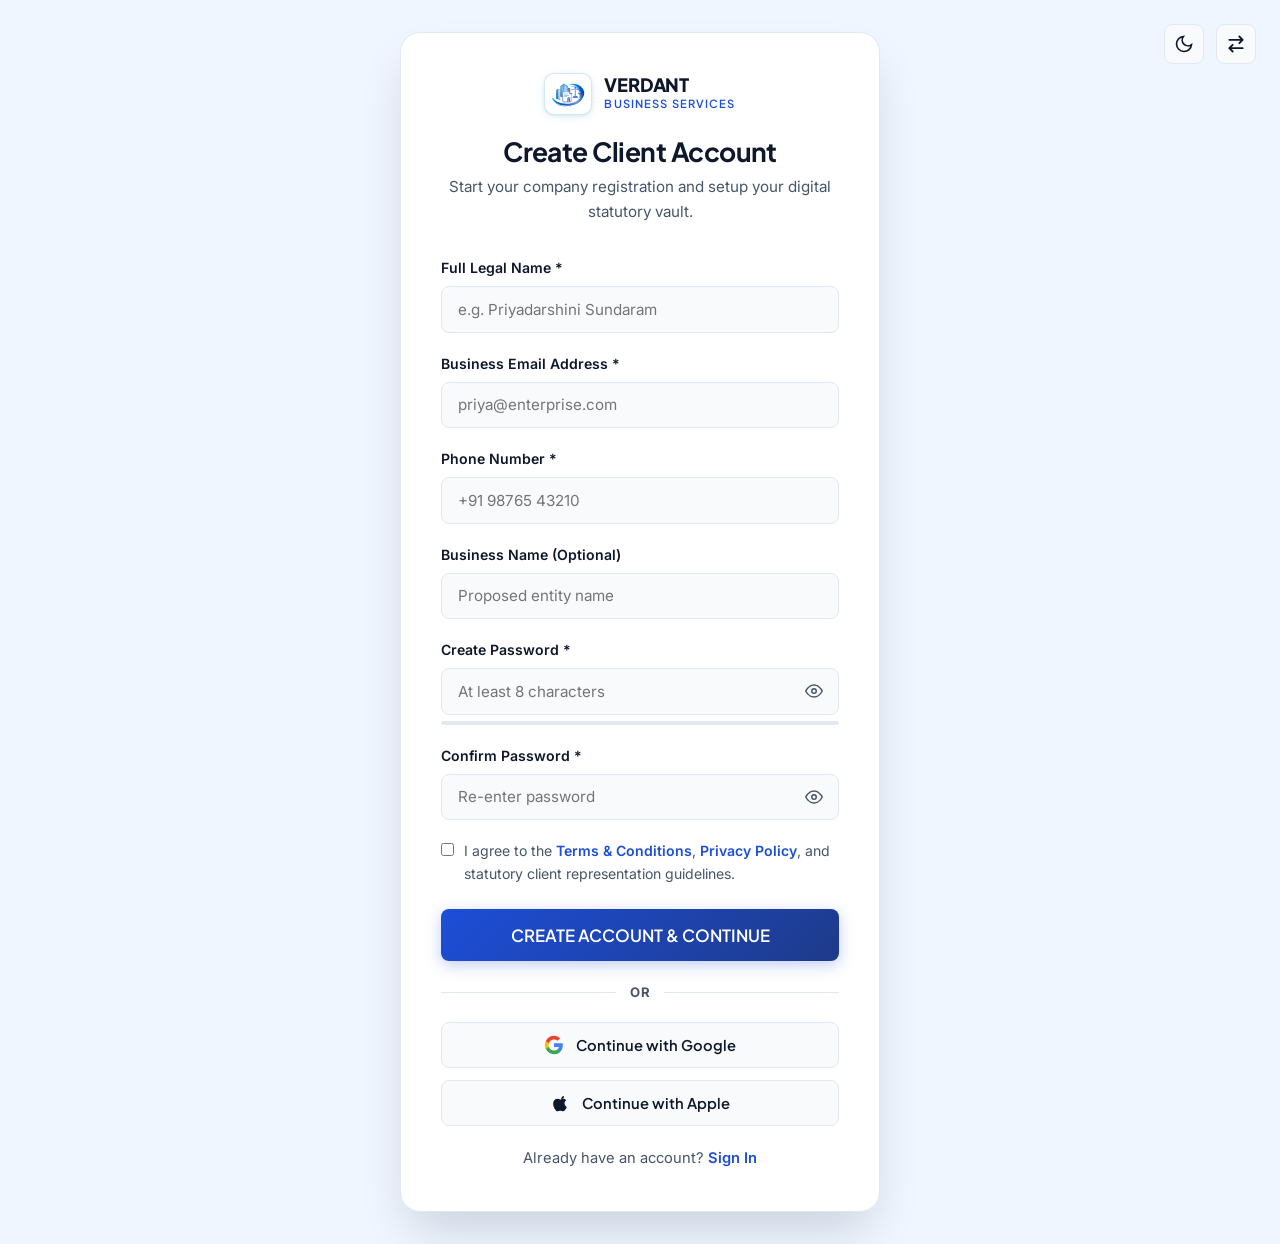
<file: register.html>
<!DOCTYPE html>
<html lang="en">
<head>
  <meta charset="UTF-8">
  <meta name="viewport" content="width=device-width, initial-scale=1.0">
  <title>Register Client Account | Verdant Business Services</title>
  <meta name="description" content="Register an official client account with Verdant Business Services to begin your company incorporation and compliance onboarding.">
  <link rel="preconnect" href="https://fonts.googleapis.com">
  <link rel="preconnect" href="https://fonts.gstatic.com" crossorigin>
  <link href="https://fonts.googleapis.com/css2?family=Inter:wght@400;500;600;700&family=Plus+Jakarta+Sans:wght@500;600;700;800&display=swap" rel="stylesheet">
  <link rel="stylesheet" href="assets/css/style.css">
  <link rel="stylesheet" href="assets/css/responsive.css">
  <script src="assets/js/theme.js"></script>
  <link rel="icon" type="image/svg+xml" href="assets/images/logo.svg">
  <link rel="alternate icon" type="image/png" href="assets/images/website-logo.png">
</head>
<body class="auth-page">

  <div class="auth-container">
    <!-- Top-Right Controls (Above Card on Mobile) -->
    <div class="auth-header-controls">
      <button class="toggle-btn theme-toggle-btn" aria-label="Toggle light and dark theme"></button>
      <button class="toggle-btn rtl-toggle-btn" aria-label="Toggle RTL mode" title="Right to Left / Left to Right">
        <svg width="20" height="20" viewBox="0 0 24 24" fill="none" stroke="currentColor" stroke-width="2.2" stroke-linecap="round" stroke-linejoin="round" aria-hidden="true">
          <path d="M4 7h16M16 3l4 4-4 4"/>
          <path d="M20 17H4M8 21l-4-4 4-4"/>
        </svg>
      </button>
    </div>

    <div class="auth-card">
      <div class="auth-brand">
        <a href="index.html" class="brand-logo" style="margin-bottom: 1.25rem;">
          <div class="brand-icon-box">
          <img src="assets/images/logo.svg" alt="Verdant Logo" class="brand-logo-img">
        </div>
          <div class="brand-title-wrap">
            <span class="brand-title">VERDANT</span>
            <span class="brand-subtitle">Business Services</span>
          </div>
        </a>
        <h2 style="font-size: 1.65rem; margin-bottom: 0.35rem;">Create Client Account</h2>
        <p style="font-size: 0.95rem; margin-bottom: 0;">Start your company registration and setup your digital statutory vault.</p>
      </div>

      <form id="registerForm">
        <div class="form-group">
          <label for="fullName" class="form-label">Full Legal Name *</label>
          <input type="text" id="fullName" class="form-control" placeholder="e.g. Priyadarshini Sundaram" required>
        </div>

        <div class="form-group">
          <label for="email" class="form-label">Business Email Address *</label>
          <input type="email" id="email" class="form-control" placeholder="priya@enterprise.com" required autocomplete="email">
        </div>

        <div class="form-group">
          <label for="phone" class="form-label">Phone Number *</label>
          <input type="tel" id="phone" class="form-control" placeholder="+91 98765 43210" required>
        </div>

        <div class="form-group">
          <label for="businessName" class="form-label">Business Name (Optional)</label>
          <input type="text" id="businessName" class="form-control" placeholder="Proposed entity name">
        </div>

        <div class="form-group">
          <label for="password" class="form-label">Create Password *</label>
          <div class="password-input-wrap">
            <input type="password" id="password" class="form-control" placeholder="At least 8 characters" required autocomplete="new-password">
            <button type="button" class="password-toggle-btn" aria-label="Toggle password visibility">
              <svg width="18" height="18" viewBox="0 0 24 24" fill="none" stroke="currentColor" stroke-width="2">
                <path d="M1 12s4-8 11-8 11 8 11 8-4 8-11 8-11-8-11-8z"/>
                <circle cx="12" cy="12" r="3"/>
              </svg>
            </button>
          </div>
          <!-- Password Strength Indicator -->
          <div style="height: 4px; background-color: var(--border-light); border-radius: 2px; margin-top: 6px; overflow: hidden;">
            <div id="strengthBar" style="height: 100%; width: 0%; transition: all 0.3s ease; background-color: #EF4444;"></div>
          </div>
        </div>

        <div class="form-group">
          <label for="confirmPassword" class="form-label">Confirm Password *</label>
          <div class="password-input-wrap">
            <input type="password" id="confirmPassword" class="form-control" placeholder="Re-enter password" required autocomplete="new-password">
            <button type="button" class="password-toggle-btn" aria-label="Toggle password visibility">
              <svg width="18" height="18" viewBox="0 0 24 24" fill="none" stroke="currentColor" stroke-width="2">
                <path d="M1 12s4-8 11-8 11 8 11 8-4 8-11 8-11-8-11-8z"/>
                <circle cx="12" cy="12" r="3"/>
              </svg>
            </button>
          </div>
        </div>

        <div class="form-group" style="margin-bottom: 1.5rem;">
          <label style="display: flex; align-items: flex-start; gap: 0.65rem; font-size: 0.88rem; color: var(--text-muted); cursor: pointer;">
            <input type="checkbox" id="termsAgreement" required style="margin-top: 3px;">
            <span>I agree to the <a href="contact.html" target="_blank" style="color: var(--color-primary); font-weight: 600;">Terms & Conditions</a>, <a href="contact.html" target="_blank" style="color: var(--color-primary); font-weight: 600;">Privacy Policy</a>, and statutory client representation guidelines.</span>
          </label>
        </div>

        <button type="submit" class="btn btn-primary btn-block btn-lg" style="margin-bottom: 0;">CREATE ACCOUNT & CONTINUE</button>

        <div class="auth-divider">
          <span>OR</span>
        </div>

        <div class="social-auth-stack">
          <button type="button" class="btn btn-social btn-google" onclick="if(window.VerdantAuth){localStorage.setItem('verdant_user_session', JSON.stringify({name:'Google Client', email:'client@gmail.com', business:'Google Verified Startup', businessType:'Private Limited', joined: new Date().toISOString().split('T')[0]})); window.location.href='dashboard.html';}">
            <svg width="20" height="20" viewBox="0 0 24 24" aria-hidden="true">
              <path fill="#4285F4" d="M22.56 12.25c0-.78-.07-1.53-.2-2.25H12v4.26h5.92c-.26 1.37-1.04 2.53-2.21 3.31v2.77h3.57c2.08-1.92 3.28-4.74 3.28-8.09z"/>
              <path fill="#34A853" d="M12 23c2.97 0 5.46-.98 7.28-2.66l-3.57-2.77c-.98.66-2.23 1.06-3.71 1.06-2.86 0-5.29-1.93-6.16-4.53H2.18v2.84C3.99 20.53 7.7 23 12 23z"/>
              <path fill="#FBBC05" d="M5.84 14.09c-.22-.66-.35-1.36-.35-2.09s.13-1.43.35-2.09V7.06H2.18C1.43 8.55 1 10.22 1 12s.43 3.45 1.18 4.94l2.85-2.22.81-.63z"/>
              <path fill="#EA4335" d="M12 5.38c1.62 0 3.06.56 4.21 1.64l3.15-3.15C17.45 2.09 14.97 1 12 1 7.7 1 3.99 3.47 2.18 7.06l3.66 2.84c.87-2.6 3.3-4.52 6.16-4.52z"/>
            </svg>
            <span>Continue with Google</span>
          </button>

          <button type="button" class="btn btn-social btn-apple" onclick="if(window.VerdantAuth){localStorage.setItem('verdant_user_session', JSON.stringify({name:'Apple Client', email:'client@icloud.com', business:'Apple Verified Enterprise', businessType:'Private Limited', joined: new Date().toISOString().split('T')[0]})); window.location.href='dashboard.html';}">
            <svg width="20" height="20" viewBox="0 0 24 24" fill="currentColor" aria-hidden="true">
              <path d="M18.71 19.5c-.83 1.24-1.71 2.45-3.05 2.47-1.34.03-1.77-.79-3.29-.79-1.53 0-2 .77-3.27.82-1.31.05-2.3-1.32-3.14-2.53C4.25 17 2.94 12.45 4.7 9.39c.87-1.52 2.43-2.48 4.12-2.51 1.28-.02 2.5.87 3.29.87.78 0 2.26-1.07 3.81-.91.65.03 2.47.26 3.64 1.98-.09.06-2.17 1.28-2.15 3.81.03 3.02 2.65 4.03 2.68 4.04-.03.07-.42 1.44-1.38 2.83M15.97 6.37c.61-.75 1.04-1.8 0.92-2.87-.9.04-2 .6-2.65 1.36-.57.66-.98 1.74-.85 2.78 1.01.08 1.97-.52 2.58-1.27z"/>
            </svg>
            <span>Continue with Apple</span>
          </button>
        </div>

        <div style="text-align: center; font-size: 0.92rem; color: var(--text-muted);">
          Already have an account? <a href="login.html" style="color: var(--color-primary); font-weight: 600;">Sign In</a>
        </div>
      </form>
    </div>
  </div>

  <script src="assets/js/auth.js"></script>
</body>
</html>
</file>
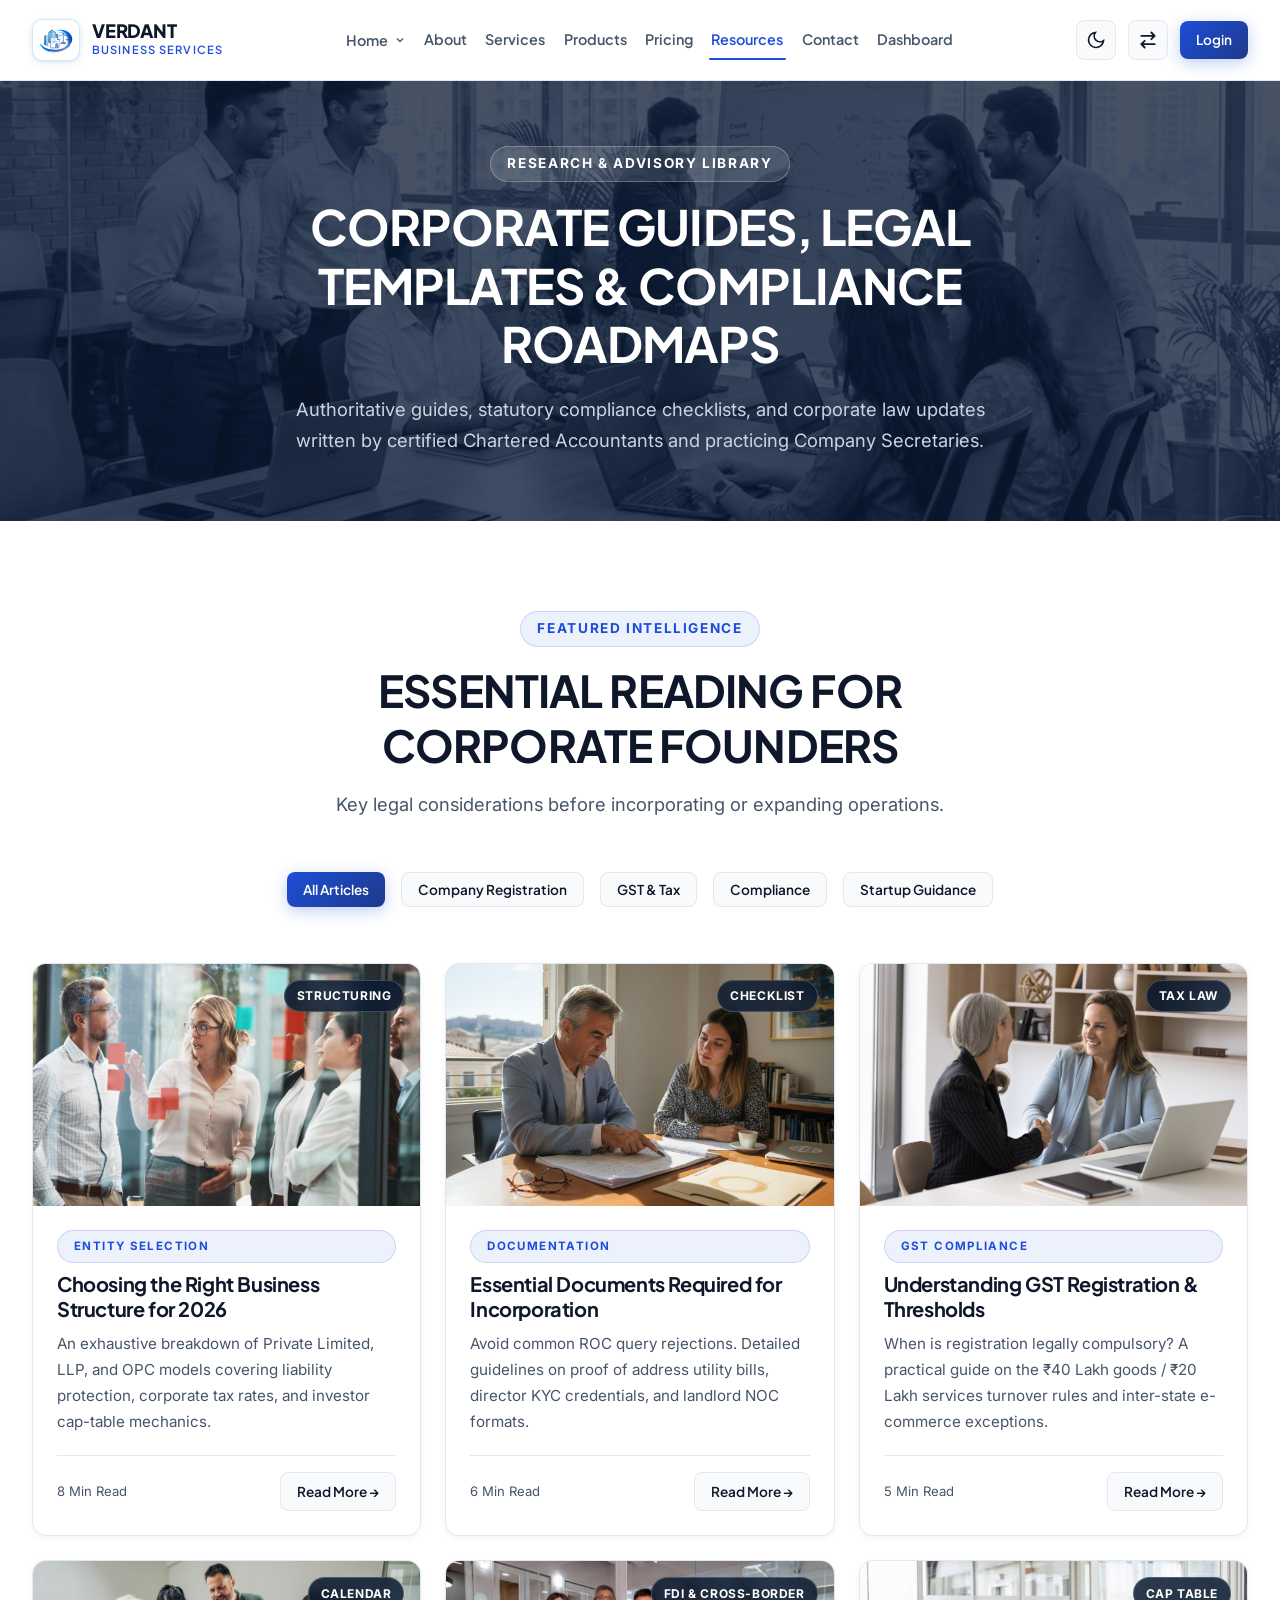
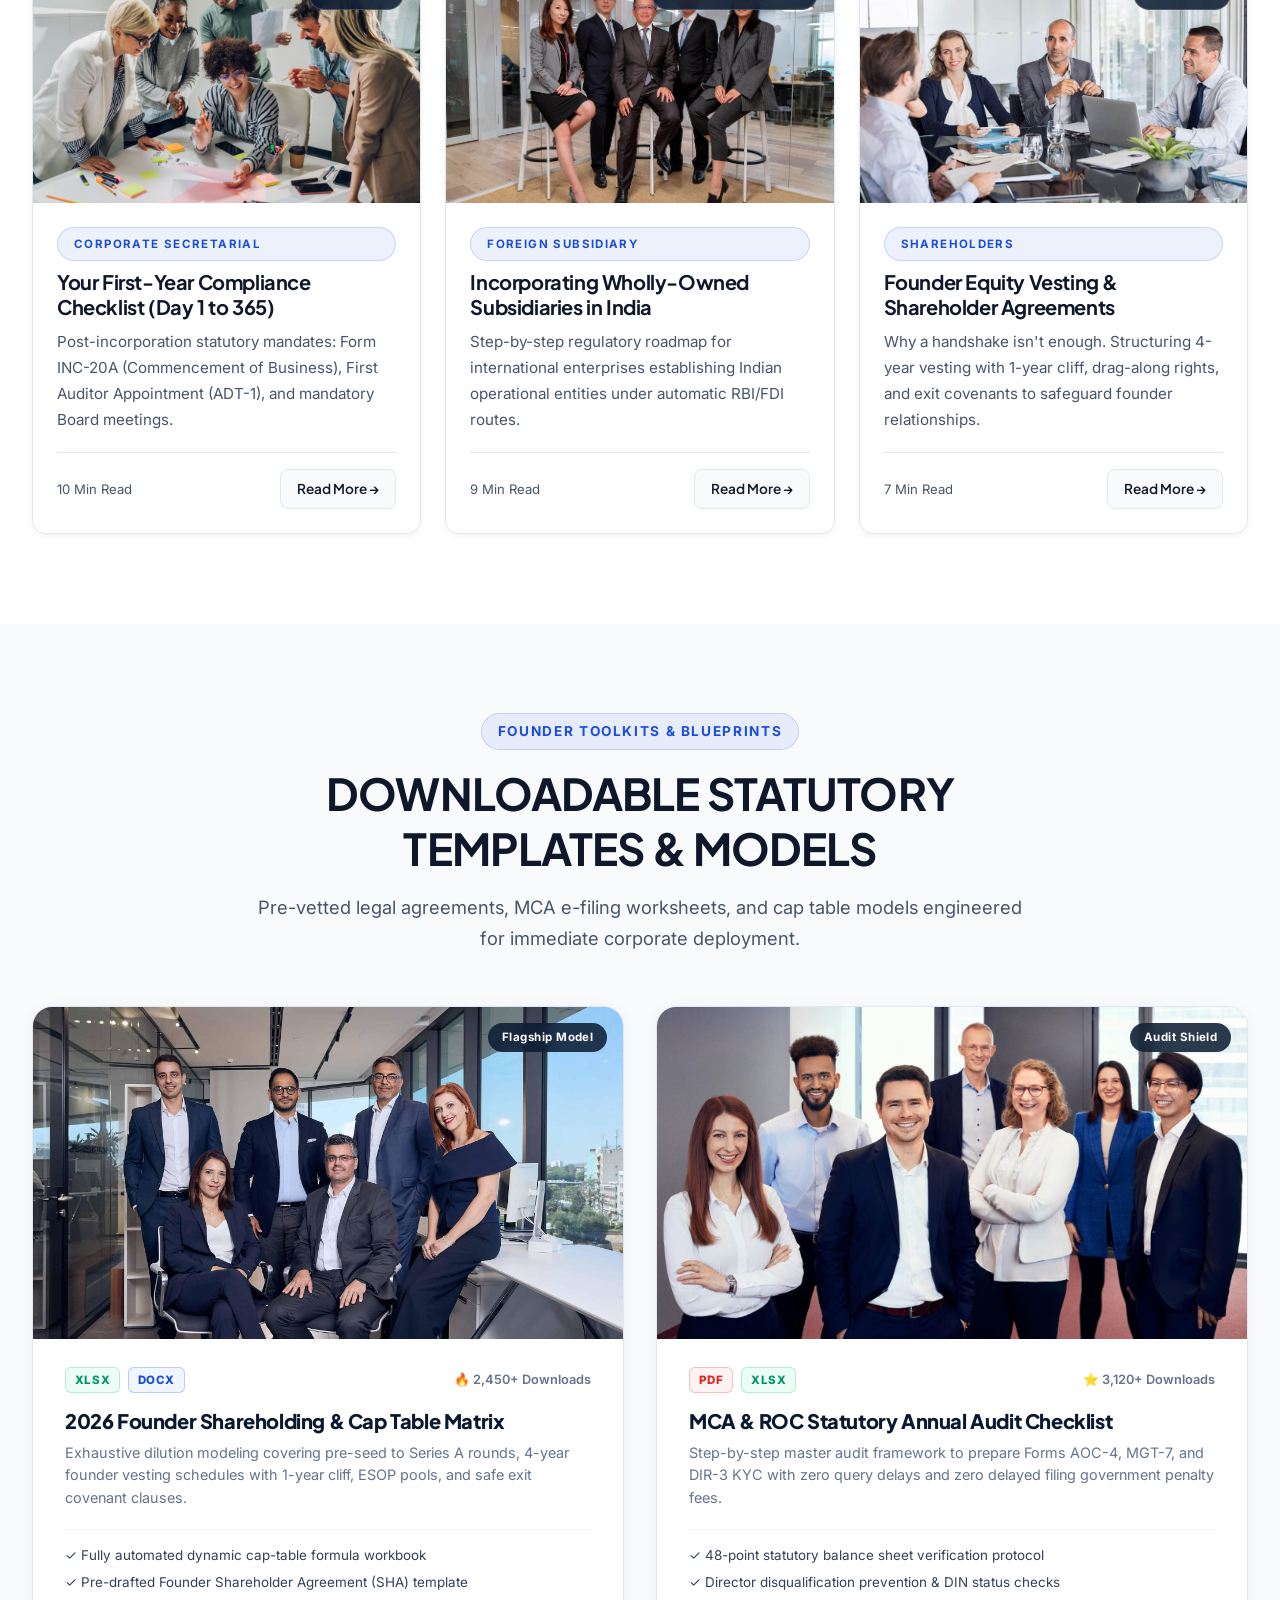
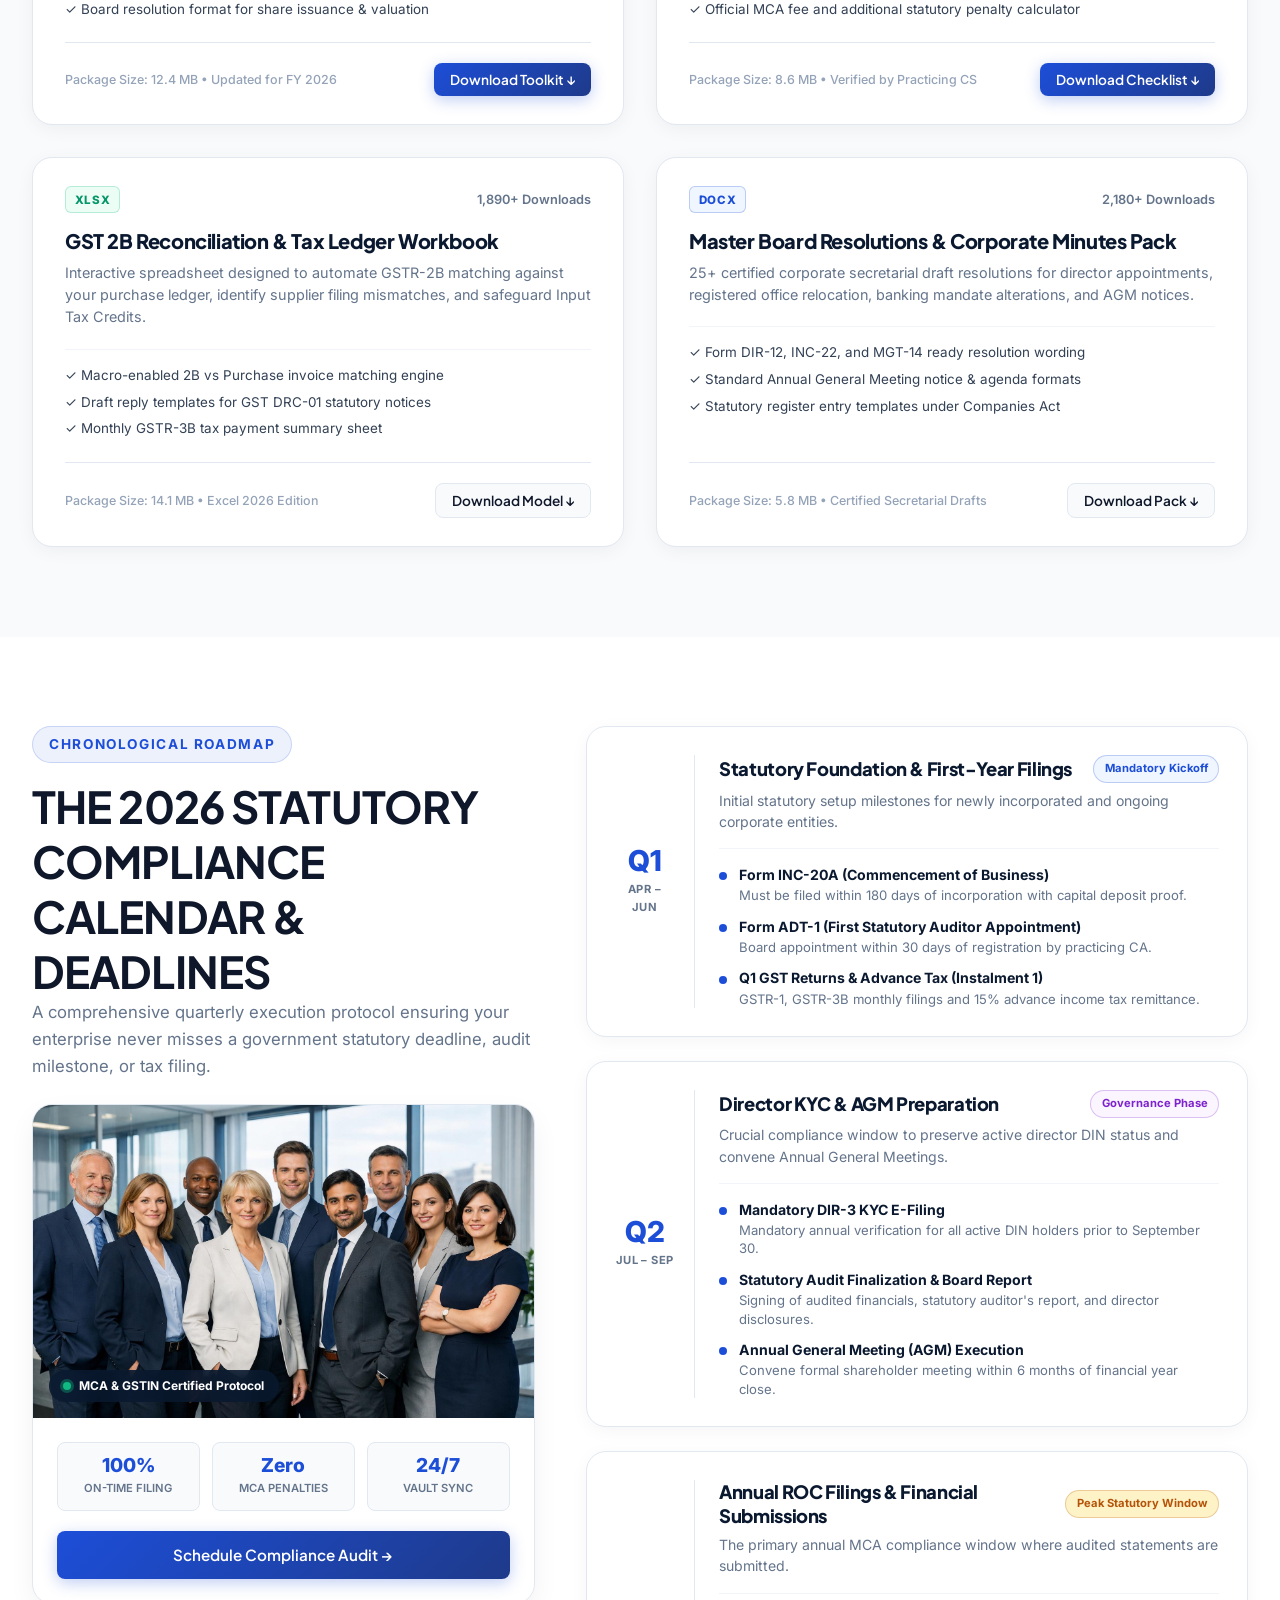
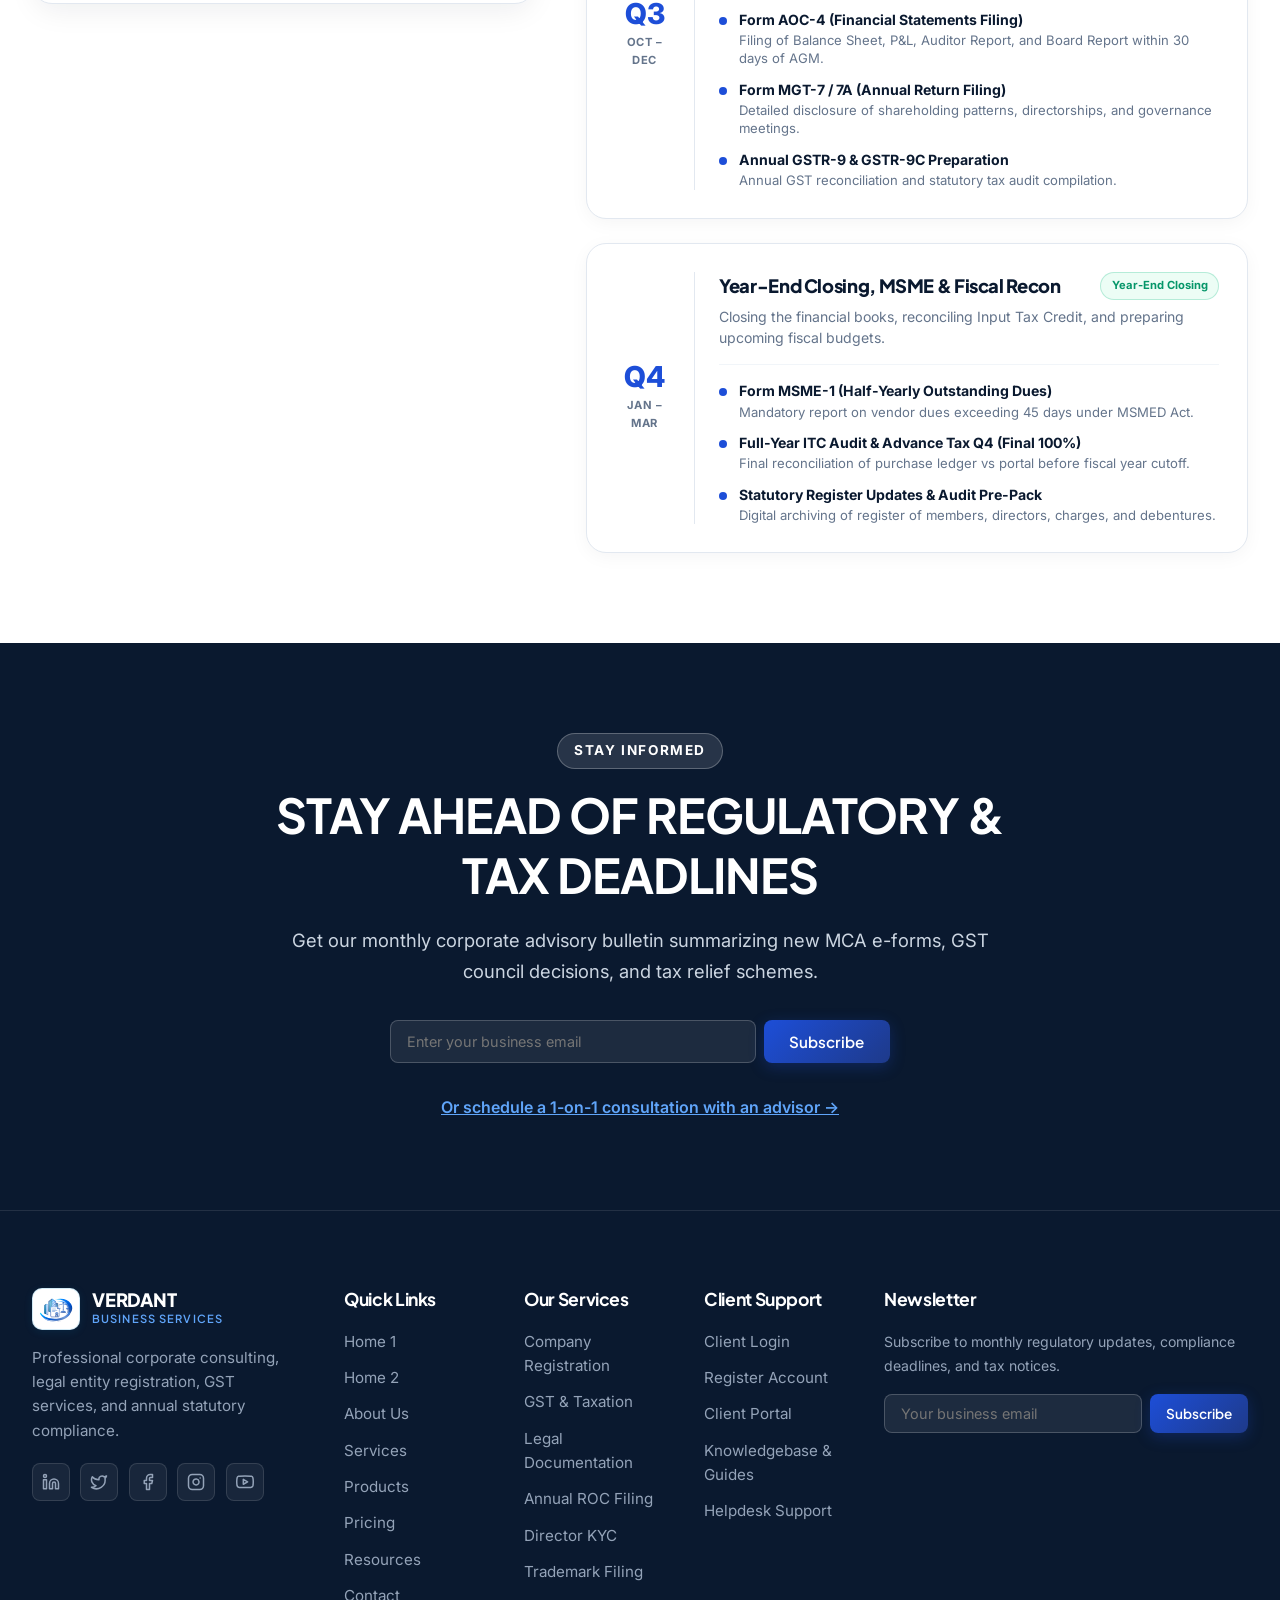
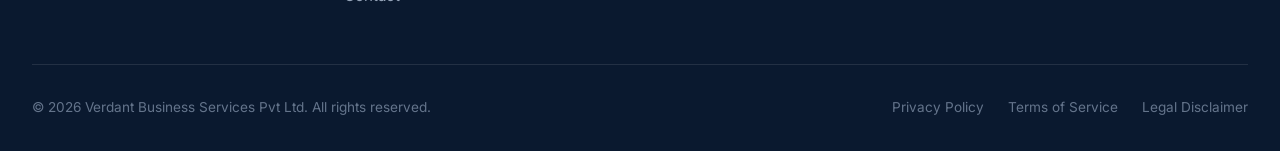
<file: resources.html>
<!DOCTYPE html>
<html lang="en">
<head>
  <meta charset="UTF-8">
  <meta name="viewport" content="width=device-width, initial-scale=1.0">
  <title>Knowledge & Regulatory Insights | Verdant Business Services</title>
  <meta name="description" content="In-depth corporate consulting articles, company incorporation checklists, GST tax guidance, and statutory compliance updates.">
  <link rel="preconnect" href="https://fonts.googleapis.com">
  <link rel="preconnect" href="https://fonts.gstatic.com" crossorigin>
  <link href="https://fonts.googleapis.com/css2?family=Inter:wght@400;500;600;700&family=Plus+Jakarta+Sans:wght@500;600;700;800&display=swap" rel="stylesheet">
  <link rel="stylesheet" href="assets/css/style.css">
  <link rel="stylesheet" href="assets/css/responsive.css">
  <script src="assets/js/theme.js"></script>
  <link rel="icon" type="image/svg+xml" href="assets/images/logo.svg">
  <link rel="alternate icon" type="image/png" href="assets/images/website-logo.png">
</head>
<body>

  <!-- Sticky Global Header -->
  <header class="site-header" id="siteHeader">
    <div class="container nav-container">
      <a href="index.html" class="brand-logo" aria-label="Verdant Business Services Homepage">
        <div class="brand-icon-box">
          <img src="assets/images/logo.svg" alt="Verdant Logo" class="brand-logo-img">
        </div>
        <div class="brand-title-wrap">
          <span class="brand-title">VERDANT</span>
          <span class="brand-subtitle">Business Services</span>
        </div>
      </a>

      <!-- Desktop Navigation Menu -->
      <nav class="nav-menu" aria-label="Primary Navigation">
        <div class="nav-dropdown">
          <button class="nav-link nav-dropdown-btn" aria-expanded="false" aria-haspopup="true">
            <span>Home</span>
            <svg class="dropdown-arrow" width="12" height="12" viewBox="0 0 24 24" fill="none" stroke="currentColor" stroke-width="2.5"><path d="M6 9l6 6 6-6"/></svg>
          </button>
          <div class="dropdown-menu">
            <a href="index.html" class="dropdown-item">Home 1</a>
            <a href="home-2.html" class="dropdown-item">Home 2</a>
          </div>
        </div>
        <a href="about.html" class="nav-link">About</a>
        <a href="services.html" class="nav-link">Services</a>
        <a href="products.html" class="nav-link">Products</a>
        <a href="pricing.html" class="nav-link">Pricing</a>
        <a href="resources.html" class="nav-link active">Resources</a>
        <a href="contact.html" class="nav-link">Contact</a>
        <a href="dashboard.html" class="nav-link">Dashboard</a>
      </nav>

      <!-- Right Controls -->
      <div class="header-actions">
        <button class="toggle-btn theme-toggle-btn" aria-label="Toggle light and dark theme"></button>
        <button class="toggle-btn rtl-toggle-btn" aria-label="Toggle RTL mode" title="Right to Left / Left to Right">
          <svg width="20" height="20" viewBox="0 0 24 24" fill="none" stroke="currentColor" stroke-width="2.2" stroke-linecap="round" stroke-linejoin="round" aria-hidden="true">
            <path d="M4 7h16M16 3l4 4-4 4"/>
            <path d="M20 17H4M8 21l-4-4 4-4"/>
          </svg>
        </button>
        <a href="login.html" class="btn btn-primary btn-sm">Login</a>
        <button class="hamburger-btn" aria-label="Open mobile navigation menu">
          <span class="hamburger-line"></span>
          <span class="hamburger-line"></span>
          <span class="hamburger-line"></span>
        </button>
      </div>
    </div>
  </header>

  <!-- Mobile Drawer -->
  <div class="mobile-drawer" id="mobileDrawer">
    <div class="mobile-dropdown">
      <button class="mobile-nav-link mobile-dropdown-btn" aria-expanded="true">
        <span>Home</span>
        <svg class="dropdown-arrow" width="14" height="14" viewBox="0 0 24 24" fill="none" stroke="currentColor" stroke-width="2.5"><path d="M6 9l6 6 6-6"/></svg>
      </button>
      <div class="mobile-submenu">
        <a href="index.html" class="mobile-sublink">Home 1</a>
        <a href="home-2.html" class="mobile-sublink">Home 2</a>
      </div>
    </div>
    <a href="about.html" class="mobile-nav-link">About</a>
    <a href="services.html" class="mobile-nav-link">Services</a>
    <a href="products.html" class="mobile-nav-link">Products</a>
    <a href="pricing.html" class="mobile-nav-link">Pricing</a>
    <a href="resources.html" class="mobile-nav-link active">Resources</a>
    <a href="contact.html" class="mobile-nav-link">Contact</a>
    <a href="dashboard.html" class="mobile-nav-link">Dashboard</a>
    <div class="mobile-drawer-toggles">
      <button class="toggle-btn theme-toggle-btn" aria-label="Toggle light and dark theme" title="Toggle Light / Dark Theme"></button>
      <button class="toggle-btn rtl-toggle-btn" aria-label="Toggle RTL mode" title="Right to Left / Left to Right">
        <svg width="20" height="20" viewBox="0 0 24 24" fill="none" stroke="currentColor" stroke-width="2.2" stroke-linecap="round" stroke-linejoin="round" aria-hidden="true">
          <path d="M4 7h16M16 3l4 4-4 4"/>
          <path d="M20 17H4M8 21l-4-4 4-4"/>
        </svg>
      </button>
    </div>
    <div class="mobile-actions">
      <a href="login.html" class="btn btn-primary btn-block">Login</a>
    </div>
  </div>

  <main>
    <!-- 01. Resources Hero (image-73.png) -->
    <section class="section section-navy page-hero-banner" style="position: relative; overflow: hidden; min-height: 440px; display: flex; align-items: center; justify-content: center; padding-block: clamp(4.5rem, 7vw, 6.5rem);">
      <div style="position: absolute; inset: 0; opacity: 0.25; mix-blend-mode: luminosity;">
        <img src="images/image-73.png" alt="Corporate team collaborating in glass conference room around whiteboard" style="width: 100%; height: 100%; object-fit: cover;">
      </div>
      <div class="container" style="position: relative; z-index: 2; text-align: center; max-width: 860px;">
        <div class="eyebrow" style="background: rgba(255,255,255,0.12); color: #FFFFFF; border-color: rgba(255,255,255,0.25);">
          RESEARCH &amp; ADVISORY LIBRARY
        </div>
        <h1 style="font-size: clamp(2.2rem, 3.8vw, 3.4rem); line-height: 1.2; margin-bottom: 1.25rem; color: #FFFFFF;">
          CORPORATE GUIDES, LEGAL TEMPLATES &amp; COMPLIANCE ROADMAPS
        </h1>
        <p style="font-size: 1.15rem; color: #CBD5E1; line-height: 1.7; max-width: 720px; margin: 0 auto;">
          Authoritative guides, statutory compliance checklists, and corporate law updates written by certified Chartered Accountants and practicing Company Secretaries.
        </p>
      </div>
    </section>

    <!-- 02. Featured Article & Categories -->
    <section class="section">
      <div class="container">
        <div class="section-header">
          <div class="eyebrow">FEATURED INTELLIGENCE</div>
          <h2>ESSENTIAL READING FOR CORPORATE FOUNDERS</h2>
          <p>Key legal considerations before incorporating or expanding operations.</p>
        </div>

        <!-- 03. Article Categories -->
        <div style="display: flex; gap: 1rem; justify-content: center; flex-wrap: wrap; margin-bottom: 3.5rem;">
          <button class="btn btn-primary btn-sm">All Articles</button>
          <button class="btn btn-secondary btn-sm">Company Registration</button>
          <button class="btn btn-secondary btn-sm">GST & Tax</button>
          <button class="btn btn-secondary btn-sm">Compliance</button>
          <button class="btn btn-secondary btn-sm">Startup Guidance</button>
        </div>

        <!-- 04. Article Listing (6 Cards - Even Number Rule) -->
        <div class="grid-6">
          <!-- Article 1: image-30.png -->
          <div class="corp-card" data-tilt>
            <div class="card-img-wrap">
              <img src="images/image-30.png" alt="Corporate team analyzing due diligence options behind glass divider">
              <span class="card-badge">Structuring</span>
            </div>
            <div class="card-body">
              <span class="eyebrow" style="font-size: 0.72rem; margin-bottom: 0.5rem;">Entity Selection</span>
              <h3 class="card-title">Choosing the Right Business Structure for 2026</h3>
              <p class="card-desc">An exhaustive breakdown of Private Limited, LLP, and OPC models covering liability protection, corporate tax rates, and investor cap-table mechanics.</p>
              <div class="card-footer">
                <span style="font-size: 0.82rem; color: var(--text-muted);">8 Min Read</span>
                <a href="#" class="btn btn-secondary btn-sm" onclick="showToast('Opening Regulatory Advisory: Choosing the Right Business Structure for 2026', 'info'); return false;">Read More →</a>
              </div>
            </div>
          </div>

          <!-- Article 2: image-74.png -->
          <div class="corp-card" data-tilt>
            <div class="card-img-wrap">
              <img src="images/image-74.png" alt="Legal consultant reviewing clauses with client overlooking historic city skyline">
              <span class="card-badge">Checklist</span>
            </div>
            <div class="card-body">
              <span class="eyebrow" style="font-size: 0.72rem; margin-bottom: 0.5rem;">Documentation</span>
              <h3 class="card-title">Essential Documents Required for Incorporation</h3>
              <p class="card-desc">Avoid common ROC query rejections. Detailed guidelines on proof of address utility bills, director KYC credentials, and landlord NOC formats.</p>
              <div class="card-footer">
                <span style="font-size: 0.82rem; color: var(--text-muted);">6 Min Read</span>
                <a href="#" class="btn btn-secondary btn-sm" onclick="showToast('Opening Regulatory Advisory: Essential Documents Required for Incorporation', 'info'); return false;">Read More →</a>
              </div>
            </div>
          </div>

          <!-- Article 3: image-9.png -->
          <div class="corp-card" data-tilt>
            <div class="card-img-wrap">
              <img src="images/image-9.png" alt="Two businesswomen smiling and shaking hands across modern meeting table">
              <span class="card-badge">Tax Law</span>
            </div>
            <div class="card-body">
              <span class="eyebrow" style="font-size: 0.72rem; margin-bottom: 0.5rem;">GST Compliance</span>
              <h3 class="card-title">Understanding GST Registration & Thresholds</h3>
              <p class="card-desc">When is registration legally compulsory? A practical guide on the ₹40 Lakh goods / ₹20 Lakh services turnover rules and inter-state e-commerce exceptions.</p>
              <div class="card-footer">
                <span style="font-size: 0.82rem; color: var(--text-muted);">5 Min Read</span>
                <a href="#" class="btn btn-secondary btn-sm" onclick="showToast('Opening Regulatory Advisory: Understanding GST Registration & Thresholds', 'info'); return false;">Read More →</a>
              </div>
            </div>
          </div>

          <!-- Article 4: image-19.png -->
          <div class="corp-card" data-tilt>
            <div class="card-img-wrap">
              <img src="images/image-19.png" alt="Diverse startup team celebrating milestone launch with project paperwork">
              <span class="card-badge">Calendar</span>
            </div>
            <div class="card-body">
              <span class="eyebrow" style="font-size: 0.72rem; margin-bottom: 0.5rem;">Corporate Secretarial</span>
              <h3 class="card-title">Your First-Year Compliance Checklist (Day 1 to 365)</h3>
              <p class="card-desc">Post-incorporation statutory mandates: Form INC-20A (Commencement of Business), First Auditor Appointment (ADT-1), and mandatory Board meetings.</p>
              <div class="card-footer">
                <span style="font-size: 0.82rem; color: var(--text-muted);">10 Min Read</span>
                <a href="#" class="btn btn-secondary btn-sm" onclick="showToast('Opening Regulatory Advisory: Your First-Year Compliance Checklist', 'info'); return false;">Read More →</a>
              </div>
            </div>
          </div>

          <!-- Article 5: image-41.png -->
          <div class="corp-card" data-tilt>
            <div class="card-img-wrap">
              <img src="images/image-41.png" alt="Group of corporate professionals in international business attire in glass office">
              <span class="card-badge">FDI & Cross-Border</span>
            </div>
            <div class="card-body">
              <span class="eyebrow" style="font-size: 0.72rem; margin-bottom: 0.5rem;">Foreign Subsidiary</span>
              <h3 class="card-title">Incorporating Wholly-Owned Subsidiaries in India</h3>
              <p class="card-desc">Step-by-step regulatory roadmap for international enterprises establishing Indian operational entities under automatic RBI/FDI routes.</p>
              <div class="card-footer">
                <span style="font-size: 0.82rem; color: var(--text-muted);">9 Min Read</span>
                <a href="#" class="btn btn-secondary btn-sm" onclick="showToast('Opening Regulatory Advisory: Incorporating Wholly-Owned Subsidiaries in India', 'info'); return false;">Read More →</a>
              </div>
            </div>
          </div>

          <!-- Article 6: image-43.png -->
          <div class="corp-card" data-tilt>
            <div class="card-img-wrap">
              <img src="images/image-43.png" alt="Executives in boardroom discussing shareholder agreement and founder equity">
              <span class="card-badge">Cap Table</span>
            </div>
            <div class="card-body">
              <span class="eyebrow" style="font-size: 0.72rem; margin-bottom: 0.5rem;">Shareholders</span>
              <h3 class="card-title">Founder Equity Vesting & Shareholder Agreements</h3>
              <p class="card-desc">Why a handshake isn't enough. Structuring 4-year vesting with 1-year cliff, drag-along rights, and exit covenants to safeguard founder relationships.</p>
              <div class="card-footer">
                <span style="font-size: 0.82rem; color: var(--text-muted);">7 Min Read</span>
                <a href="#" class="btn btn-secondary btn-sm" onclick="showToast('Opening Regulatory Advisory: Founder Equity Vesting & Shareholder Agreements', 'info'); return false;">Read More →</a>
              </div>
            </div>
          </div>
        </div>
      </div>
    </section>

    <!-- 03. REGULATORY BLUEPRINTS & TOOLKIT VAULT (New Section: Bento-Grid Layout) -->
    <section class="section section-alt" id="regulatory-toolkits">
      <div class="container">
        <div class="section-header">
          <div class="eyebrow">FOUNDER TOOLKITS & BLUEPRINTS</div>
          <h2>DOWNLOADABLE STATUTORY TEMPLATES & MODELS</h2>
          <p>Pre-vetted legal agreements, MCA e-filing worksheets, and cap table models engineered for immediate corporate deployment.</p>
        </div>

        <div class="toolkit-bento-grid">
          <!-- Toolkit 1: Cap Table (image-42.png) -->
          <div class="toolkit-card toolkit-featured">
            <div class="toolkit-img-wrap">
              <img src="images/image-42.png" alt="Corporate tax and legal consultants in glass corner office">
              <span class="toolkit-badge">Flagship Model</span>
            </div>
            <div class="toolkit-content">
              <div class="toolkit-meta">
                <span class="file-chip xlsx">XLSX</span>
                <span class="file-chip docx">DOCX</span>
                <span class="toolkit-downloads">🔥 2,450+ Downloads</span>
              </div>
              <h3 class="toolkit-title">2026 Founder Shareholding & Cap Table Matrix</h3>
              <p class="toolkit-desc">Exhaustive dilution modeling covering pre-seed to Series A rounds, 4-year founder vesting schedules with 1-year cliff, ESOP pools, and safe exit covenant clauses.</p>
              <div class="toolkit-features-list">
                <div class="toolkit-feat-item">✓ Fully automated dynamic cap-table formula workbook</div>
                <div class="toolkit-feat-item">✓ Pre-drafted Founder Shareholder Agreement (SHA) template</div>
                <div class="toolkit-feat-item">✓ Board resolution format for share issuance & valuation</div>
              </div>
              <div class="toolkit-footer">
                <span class="toolkit-size">Package Size: 12.4 MB • Updated for FY 2026</span>
                <button type="button" class="btn btn-primary btn-sm" onclick="showToast('Downloading Founder Shareholding & Cap Table Matrix (12.4 MB)...', 'success');">Download Toolkit ↓</button>
              </div>
            </div>
          </div>

          <!-- Toolkit 2: ROC Checklist (image-37.png) -->
          <div class="toolkit-card toolkit-featured">
            <div class="toolkit-img-wrap">
              <img src="images/image-37.png" alt="Smiling team of corporate account managers in modern office corridor">
              <span class="toolkit-badge">Audit Shield</span>
            </div>
            <div class="toolkit-content">
              <div class="toolkit-meta">
                <span class="file-chip pdf">PDF</span>
                <span class="file-chip xlsx">XLSX</span>
                <span class="toolkit-downloads">⭐ 3,120+ Downloads</span>
              </div>
              <h3 class="toolkit-title">MCA & ROC Statutory Annual Audit Checklist</h3>
              <p class="toolkit-desc">Step-by-step master audit framework to prepare Forms AOC-4, MGT-7, and DIR-3 KYC with zero query delays and zero delayed filing government penalty fees.</p>
              <div class="toolkit-features-list">
                <div class="toolkit-feat-item">✓ 48-point statutory balance sheet verification protocol</div>
                <div class="toolkit-feat-item">✓ Director disqualification prevention & DIN status checks</div>
                <div class="toolkit-feat-item">✓ Official MCA fee and additional statutory penalty calculator</div>
              </div>
              <div class="toolkit-footer">
                <span class="toolkit-size">Package Size: 8.6 MB • Verified by Practicing CS</span>
                <button type="button" class="btn btn-primary btn-sm" onclick="showToast('Downloading ROC Annual Audit Checklist & Calculator (8.6 MB)...', 'success');">Download Checklist ↓</button>
              </div>
            </div>
          </div>

          <!-- Toolkit 3: GST Workbook -->
          <div class="toolkit-card">
            <div class="toolkit-content">
              <div class="toolkit-meta">
                <span class="file-chip xlsx">XLSX</span>
                <span class="toolkit-downloads">1,890+ Downloads</span>
              </div>
              <h3 class="toolkit-title">GST 2B Reconciliation & Tax Ledger Workbook</h3>
              <p class="toolkit-desc">Interactive spreadsheet designed to automate GSTR-2B matching against your purchase ledger, identify supplier filing mismatches, and safeguard Input Tax Credits.</p>
              <div class="toolkit-features-list">
                <div class="toolkit-feat-item">✓ Macro-enabled 2B vs Purchase invoice matching engine</div>
                <div class="toolkit-feat-item">✓ Draft reply templates for GST DRC-01 statutory notices</div>
                <div class="toolkit-feat-item">✓ Monthly GSTR-3B tax payment summary sheet</div>
              </div>
              <div class="toolkit-footer">
                <span class="toolkit-size">Package Size: 14.1 MB • Excel 2026 Edition</span>
                <button type="button" class="btn btn-secondary btn-sm" onclick="showToast('Downloading GST 2B Reconciliation Workbook (14.1 MB)...', 'success');">Download Model ↓</button>
              </div>
            </div>
          </div>

          <!-- Toolkit 4: Board Resolutions Pack -->
          <div class="toolkit-card">
            <div class="toolkit-content">
              <div class="toolkit-meta">
                <span class="file-chip docx">DOCX</span>
                <span class="toolkit-downloads">2,180+ Downloads</span>
              </div>
              <h3 class="toolkit-title">Master Board Resolutions & Corporate Minutes Pack</h3>
              <p class="toolkit-desc">25+ certified corporate secretarial draft resolutions for director appointments, registered office relocation, banking mandate alterations, and AGM notices.</p>
              <div class="toolkit-features-list">
                <div class="toolkit-feat-item">✓ Form DIR-12, INC-22, and MGT-14 ready resolution wording</div>
                <div class="toolkit-feat-item">✓ Standard Annual General Meeting notice & agenda formats</div>
                <div class="toolkit-feat-item">✓ Statutory register entry templates under Companies Act</div>
              </div>
              <div class="toolkit-footer">
                <span class="toolkit-size">Package Size: 5.8 MB • Certified Secretarial Drafts</span>
                <button type="button" class="btn btn-secondary btn-sm" onclick="showToast('Downloading Master Board Resolutions Pack (5.8 MB)...', 'success');">Download Pack ↓</button>
              </div>
            </div>
          </div>
        </div>
      </div>
    </section>

    <!-- 04. STATUTORY ROADMAP & QUARTERLY MATRIX (New Section: Split Horizon Layout) -->
    <section class="section" id="compliance-roadmap">
      <div class="container">
        <div class="roadmap-split-layout">
          <!-- Left Sticky Strategic Column (image-33.png) -->
          <div class="roadmap-hero-col">
            <div class="eyebrow">CHRONOLOGICAL ROADMAP</div>
            <h2>THE 2026 STATUTORY COMPLIANCE CALENDAR &amp; DEADLINES</h2>
            <p class="roadmap-lead">
              A comprehensive quarterly execution protocol ensuring your enterprise never misses a government statutory deadline, audit milestone, or tax filing.
            </p>

            <div class="roadmap-banner-card">
              <div class="roadmap-img-box">
                <img src="images/image-33.png" alt="Corporate portrait of eight legal and compliance professionals">
                <div class="roadmap-glass-tag">
                  <span class="tag-pulse"></span>
                  <span>MCA & GSTIN Certified Protocol</span>
                </div>
              </div>
              <div class="roadmap-banner-body">
                <div class="stat-pill-row">
                  <div class="stat-mini-badge">
                    <strong>100%</strong>
                    <span>On-Time Filing</span>
                  </div>
                  <div class="stat-mini-badge">
                    <strong>Zero</strong>
                    <span>MCA Penalties</span>
                  </div>
                  <div class="stat-mini-badge">
                    <strong>24/7</strong>
                    <span>Vault Sync</span>
                  </div>
                </div>
                <a href="contact.html#contact-form-section" class="btn btn-primary btn-block" style="margin-top: 1.25rem;">Schedule Compliance Audit →</a>
              </div>
            </div>
          </div>

          <!-- Right Timeline Matrix (4 Quarters - Even Number Rule) -->
          <div class="roadmap-timeline-col">
            <!-- Quarter 1 -->
            <div class="timeline-quarter-card">
              <div class="quarter-indicator">
                <span class="quarter-tag">Q1</span>
                <span class="quarter-period">APR – JUN</span>
              </div>
              <div class="quarter-body">
                <div class="quarter-hdr">
                  <h4>Statutory Foundation & First-Year Filings</h4>
                  <span class="status-chip chip-foundation">Mandatory Kickoff</span>
                </div>
                <p>Initial statutory setup milestones for newly incorporated and ongoing corporate entities.</p>
                <div class="milestone-items">
                  <div class="milestone-row">
                    <span class="milestone-dot"></span>
                    <div class="milestone-details">
                      <strong>Form INC-20A (Commencement of Business)</strong>
                      <span>Must be filed within 180 days of incorporation with capital deposit proof.</span>
                    </div>
                  </div>
                  <div class="milestone-row">
                    <span class="milestone-dot"></span>
                    <div class="milestone-details">
                      <strong>Form ADT-1 (First Statutory Auditor Appointment)</strong>
                      <span>Board appointment within 30 days of registration by practicing CA.</span>
                    </div>
                  </div>
                  <div class="milestone-row">
                    <span class="milestone-dot"></span>
                    <div class="milestone-details">
                      <strong>Q1 GST Returns & Advance Tax (Instalment 1)</strong>
                      <span>GSTR-1, GSTR-3B monthly filings and 15% advance income tax remittance.</span>
                    </div>
                  </div>
                </div>
              </div>
            </div>

            <!-- Quarter 2 -->
            <div class="timeline-quarter-card">
              <div class="quarter-indicator">
                <span class="quarter-tag">Q2</span>
                <span class="quarter-period">JUL – SEP</span>
              </div>
              <div class="quarter-body">
                <div class="quarter-hdr">
                  <h4>Director KYC & AGM Preparation</h4>
                  <span class="status-chip chip-governance">Governance Phase</span>
                </div>
                <p>Crucial compliance window to preserve active director DIN status and convene Annual General Meetings.</p>
                <div class="milestone-items">
                  <div class="milestone-row">
                    <span class="milestone-dot"></span>
                    <div class="milestone-details">
                      <strong>Mandatory DIR-3 KYC E-Filing</strong>
                      <span>Mandatory annual verification for all active DIN holders prior to September 30.</span>
                    </div>
                  </div>
                  <div class="milestone-row">
                    <span class="milestone-dot"></span>
                    <div class="milestone-details">
                      <strong>Statutory Audit Finalization & Board Report</strong>
                      <span>Signing of audited financials, statutory auditor's report, and director disclosures.</span>
                    </div>
                  </div>
                  <div class="milestone-row">
                    <span class="milestone-dot"></span>
                    <div class="milestone-details">
                      <strong>Annual General Meeting (AGM) Execution</strong>
                      <span>Convene formal shareholder meeting within 6 months of financial year close.</span>
                    </div>
                  </div>
                </div>
              </div>
            </div>

            <!-- Quarter 3 -->
            <div class="timeline-quarter-card">
              <div class="quarter-indicator">
                <span class="quarter-tag">Q3</span>
                <span class="quarter-period">OCT – DEC</span>
              </div>
              <div class="quarter-body">
                <div class="quarter-hdr">
                  <h4>Annual ROC Filings & Financial Submissions</h4>
                  <span class="status-chip chip-peak">Peak Statutory Window</span>
                </div>
                <p>The primary annual MCA compliance window where audited statements are submitted.</p>
                <div class="milestone-items">
                  <div class="milestone-row">
                    <span class="milestone-dot"></span>
                    <div class="milestone-details">
                      <strong>Form AOC-4 (Financial Statements Filing)</strong>
                      <span>Filing of Balance Sheet, P&L, Auditor Report, and Board Report within 30 days of AGM.</span>
                    </div>
                  </div>
                  <div class="milestone-row">
                    <span class="milestone-dot"></span>
                    <div class="milestone-details">
                      <strong>Form MGT-7 / 7A (Annual Return Filing)</strong>
                      <span>Detailed disclosure of shareholding patterns, directorships, and governance meetings.</span>
                    </div>
                  </div>
                  <div class="milestone-row">
                    <span class="milestone-dot"></span>
                    <div class="milestone-details">
                      <strong>Annual GSTR-9 & GSTR-9C Preparation</strong>
                      <span>Annual GST reconciliation and statutory tax audit compilation.</span>
                    </div>
                  </div>
                </div>
              </div>
            </div>

            <!-- Quarter 4 -->
            <div class="timeline-quarter-card">
              <div class="quarter-indicator">
                <span class="quarter-tag">Q4</span>
                <span class="quarter-period">JAN – MAR</span>
              </div>
              <div class="quarter-body">
                <div class="quarter-hdr">
                  <h4>Year-End Closing, MSME & Fiscal Recon</h4>
                  <span class="status-chip chip-closing">Year-End Closing</span>
                </div>
                <p>Closing the financial books, reconciling Input Tax Credit, and preparing upcoming fiscal budgets.</p>
                <div class="milestone-items">
                  <div class="milestone-row">
                    <span class="milestone-dot"></span>
                    <div class="milestone-details">
                      <strong>Form MSME-1 (Half-Yearly Outstanding Dues)</strong>
                      <span>Mandatory report on vendor dues exceeding 45 days under MSMED Act.</span>
                    </div>
                  </div>
                  <div class="milestone-row">
                    <span class="milestone-dot"></span>
                    <div class="milestone-details">
                      <strong>Full-Year ITC Audit & Advance Tax Q4 (Final 100%)</strong>
                      <span>Final reconciliation of purchase ledger vs portal before fiscal year cutoff.</span>
                    </div>
                  </div>
                  <div class="milestone-row">
                    <span class="milestone-dot"></span>
                    <div class="milestone-details">
                      <strong>Statutory Register Updates & Audit Pre-Pack</strong>
                      <span>Digital archiving of register of members, directors, charges, and debentures.</span>
                    </div>
                  </div>
                </div>
              </div>
            </div>
          </div>
        </div>
      </div>
    </section>

    <!-- 05. Newsletter / Consultation CTA -->
    <section class="section section-navy">
      <div class="container" style="max-width: 800px; text-align: center;">
        <div class="eyebrow" style="background: rgba(255,255,255,0.12); color: #FFFFFF; border-color: rgba(255,255,255,0.25);">STAY INFORMED</div>
        <h2 style="font-size: clamp(2rem, 3.8vw, 3rem); margin-bottom: 1.25rem;">STAY AHEAD OF REGULATORY &amp; TAX DEADLINES</h2>
        <p style="font-size: 1.15rem; color: #CBD5E1; margin-bottom: 2rem;">
          Get our monthly corporate advisory bulletin summarizing new MCA e-forms, GST council decisions, and tax relief schemes.
        </p>
        <form class="newsletter-form" style="max-width: 500px; margin-inline: auto; margin-bottom: 2rem;">
          <input type="email" class="newsletter-input" placeholder="Enter your business email" required aria-label="Business email address">
          <button type="submit" class="btn btn-primary">Subscribe</button>
        </form>
        <div>
          <a href="contact.html#contact-form-section" style="color: #60A5FA; font-weight: 600; text-decoration: underline;">Or schedule a 1-on-1 consultation with an advisor →</a>
        </div>
      </div>
    </section>
  </main>

  <!-- Global Footer -->
  <footer class="site-footer">
    <div class="container">
      <div class="footer-top">
                <div class="footer-brand">
          <a href="index.html" class="brand-logo" style="color: #FFFFFF;">
            <div class="brand-icon-box">
              <img src="assets/images/logo.svg" alt="Verdant Logo" class="brand-logo-img">
            </div>
            <div class="brand-title-wrap">
              <span class="brand-title" style="color: #FFFFFF;">VERDANT</span>
              <span class="brand-subtitle" style="color: #60A5FA;">Business Services</span>
            </div>
          </a>
          <p>Professional corporate consulting, legal entity registration, GST services, and annual statutory compliance.</p>
          <div class="footer-social-links" aria-label="Social media links">
            <a href="https://linkedin.com" class="footer-social-link" aria-label="LinkedIn" target="_blank" rel="noopener noreferrer">
              <svg width="18" height="18" viewBox="0 0 24 24" fill="none" stroke="currentColor" stroke-width="2" stroke-linecap="round" stroke-linejoin="round"><path d="M16 8a6 6 0 0 1 6 6v7h-4v-7a2 2 0 0 0-2-2 2 2 0 0 0-2 2v7h-4v-7a6 6 0 0 1 6-6z"/><rect x="2" y="9" width="4" height="12"/><circle cx="4" cy="4" r="2"/></svg>
            </a>
            <a href="https://twitter.com" class="footer-social-link" aria-label="Twitter" target="_blank" rel="noopener noreferrer">
              <svg width="18" height="18" viewBox="0 0 24 24" fill="none" stroke="currentColor" stroke-width="2" stroke-linecap="round" stroke-linejoin="round"><path d="M22 4s-.7 2.1-2 3.4c1.6 10-9.4 17.3-18 11.6 2.2.1 4.4-.6 6-2C3 15.5.5 9.6 3 5c2.2 2.6 5.6 4.1 9 4-.9-4.2 4-6.6 7-3.8 1.1 0 3-1.2 3-1.2z"/></svg>
            </a>
            <a href="https://facebook.com" class="footer-social-link" aria-label="Facebook" target="_blank" rel="noopener noreferrer">
              <svg width="18" height="18" viewBox="0 0 24 24" fill="none" stroke="currentColor" stroke-width="2" stroke-linecap="round" stroke-linejoin="round"><path d="M18 2h-3a5 5 0 0 0-5 5v3H7v4h3v8h4v-8h3l1-4h-4V7a1 1 0 0 1 1-1h3z"/></svg>
            </a>
            <a href="https://instagram.com" class="footer-social-link" aria-label="Instagram" target="_blank" rel="noopener noreferrer">
              <svg width="18" height="18" viewBox="0 0 24 24" fill="none" stroke="currentColor" stroke-width="2" stroke-linecap="round" stroke-linejoin="round"><rect x="2" y="2" width="20" height="20" rx="5" ry="5"/><path d="M16 11.37A4 4 0 1 1 12.63 8 4 4 0 0 1 16 11.37z"/><line x1="17.5" y1="6.5" x2="17.51" y2="6.5"/></svg>
            </a>
            <a href="https://youtube.com" class="footer-social-link" aria-label="YouTube" target="_blank" rel="noopener noreferrer">
              <svg width="18" height="18" viewBox="0 0 24 24" fill="none" stroke="currentColor" stroke-width="2" stroke-linecap="round" stroke-linejoin="round"><path d="M22.54 6.42a2.78 2.78 0 0 0-1.94-2C18.88 4 12 4 12 4s-6.88 0-8.6.46a2.78 2.78 0 0 0-1.94 2A29 29 0 0 0 1 11.75a29 29 0 0 0 .46 5.33A2.78 2.78 0 0 0 3.4 19c1.72.46 8.6.46 8.6.46s6.88 0 8.6-.46a2.78 2.78 0 0 0 1.94-2 29 29 0 0 0 .46-5.25 29 29 0 0 0-.46-5.33z"/><polygon points="9.75 15.02 15.5 11.75 9.75 8.48 9.75 15.02"/></svg>
            </a>
          </div>
        </div>

        <div class="footer-col">
          <h4>Quick Links</h4>
          <div class="footer-links">
            <a href="index.html" class="footer-link">Home 1</a>
            <a href="home-2.html" class="footer-link">Home 2</a>
            <a href="about.html" class="footer-link">About Us</a>
            <a href="services.html" class="footer-link">Services</a>
            <a href="products.html" class="footer-link">Products</a>
            <a href="pricing.html" class="footer-link">Pricing</a>
            <a href="resources.html" class="footer-link">Resources</a>
            <a href="contact.html" class="footer-link">Contact</a>
          </div>
        </div>

        <div class="footer-col">
          <h4>Our Services</h4>
          <div class="footer-links">
            <a href="services.html" class="footer-link">Company Registration</a>
            <a href="services.html" class="footer-link">GST & Taxation</a>
            <a href="services.html" class="footer-link">Legal Documentation</a>
            <a href="services.html" class="footer-link">Annual ROC Filing</a>
            <a href="services.html" class="footer-link">Director KYC</a>
            <a href="services.html" class="footer-link">Trademark Filing</a>
          </div>
        </div>

        <div class="footer-col">
          <h4>Client Support</h4>
          <div class="footer-links">
            <a href="login.html" class="footer-link">Client Login</a>
            <a href="register.html" class="footer-link">Register Account</a>
            <a href="dashboard.html" class="footer-link">Client Portal</a>
            <a href="resources.html" class="footer-link">Knowledgebase & Guides</a>
            <a href="contact.html" class="footer-link">Helpdesk Support</a>
          </div>
        </div>

        <div class="footer-col footer-newsletter-col">
          <h4>Newsletter</h4>
          <p style="font-size: 0.88rem; color: #94A3B8; margin-bottom: 1rem;">Subscribe to monthly regulatory updates, compliance deadlines, and tax notices.</p>
          <form class="newsletter-form">
            <input type="email" class="newsletter-input" placeholder="Your business email" required aria-label="Business email for newsletter">
            <button type="submit" class="btn btn-primary btn-sm">Subscribe</button>
          </form>
        </div>
      </div>

      <div class="footer-bottom">
        <div>&copy; 2026 Verdant Business Services Pvt Ltd. All rights reserved.</div>
        <div class="footer-legal-links">
          <a href="contact.html">Privacy Policy</a>
          <a href="contact.html">Terms of Service</a>
          <a href="contact.html">Legal Disclaimer</a>
        </div>
      </div>
    </div>
  </footer>

  <button class="scroll-top-btn" aria-label="Scroll to top of page">↑</button>

  <script src="assets/js/main.js"></script>
  <script src="assets/js/interactions.js"></script>
</body>
</html>
</file>
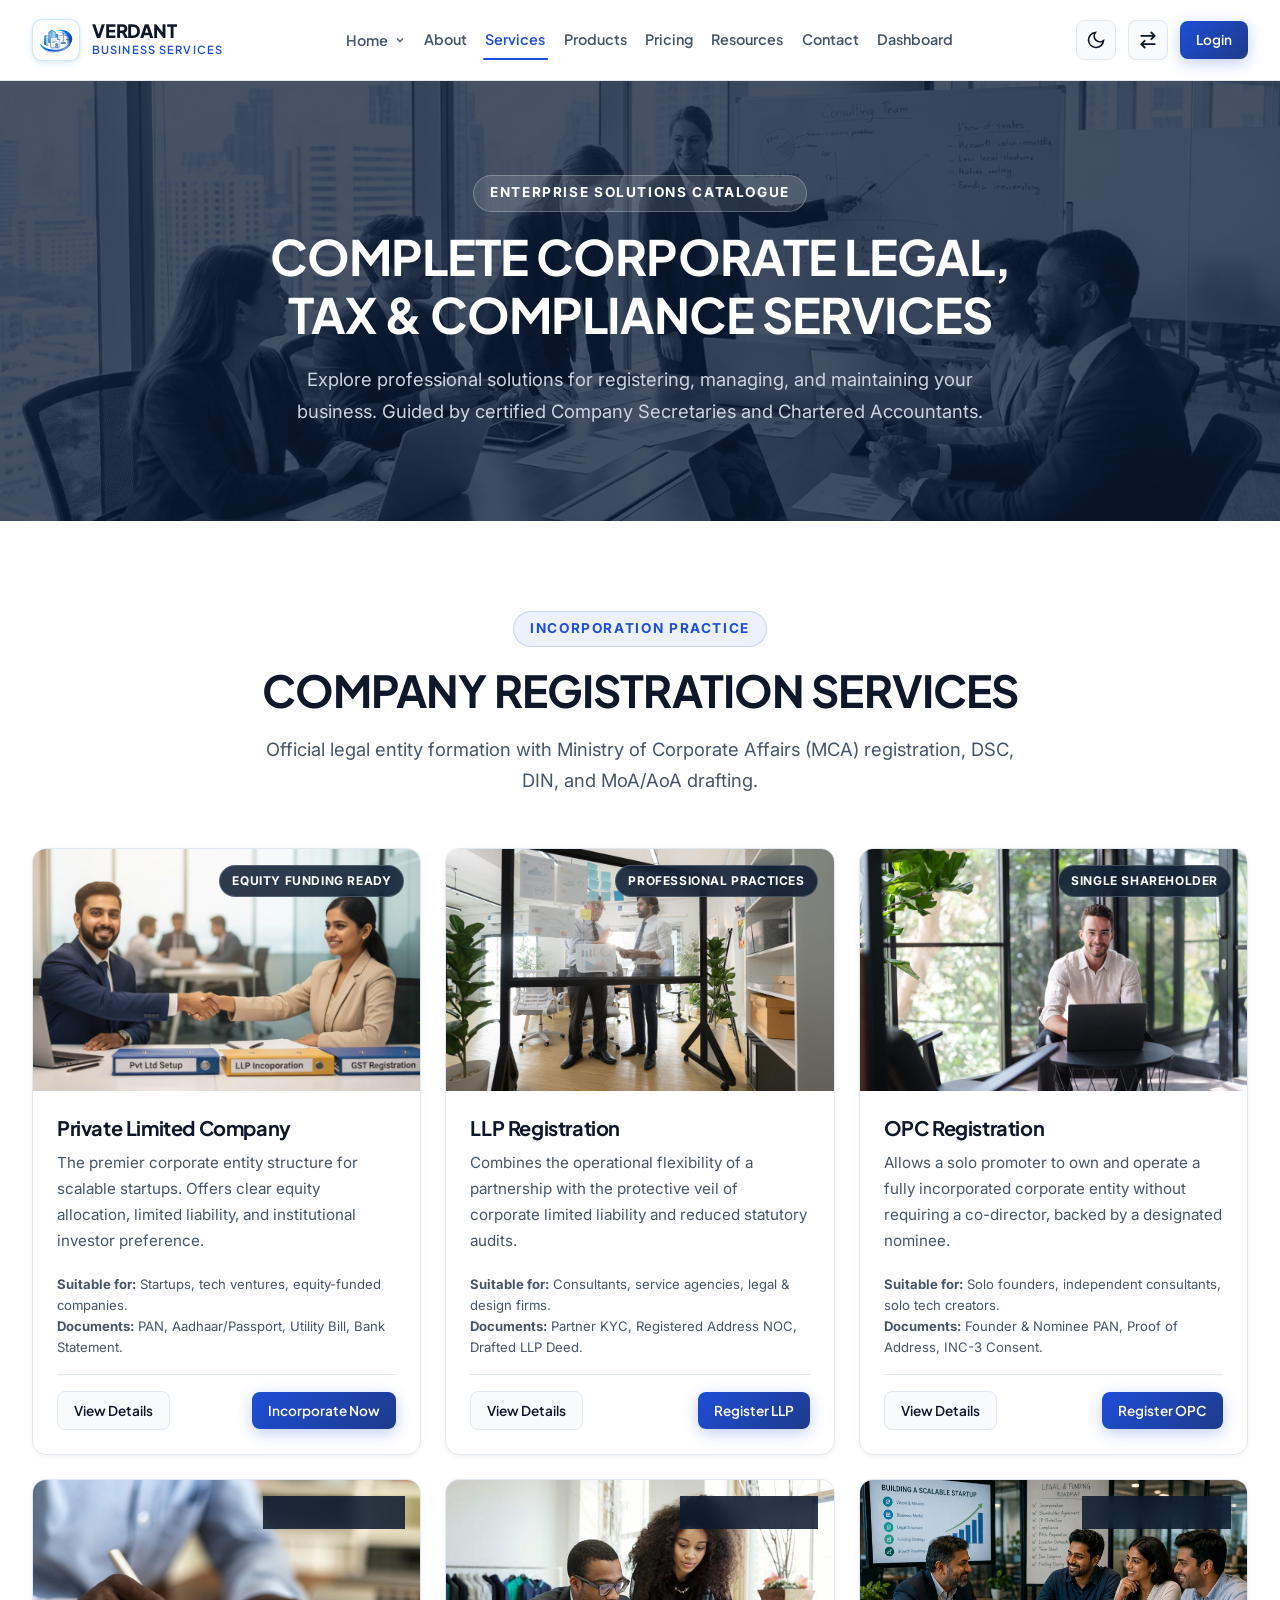
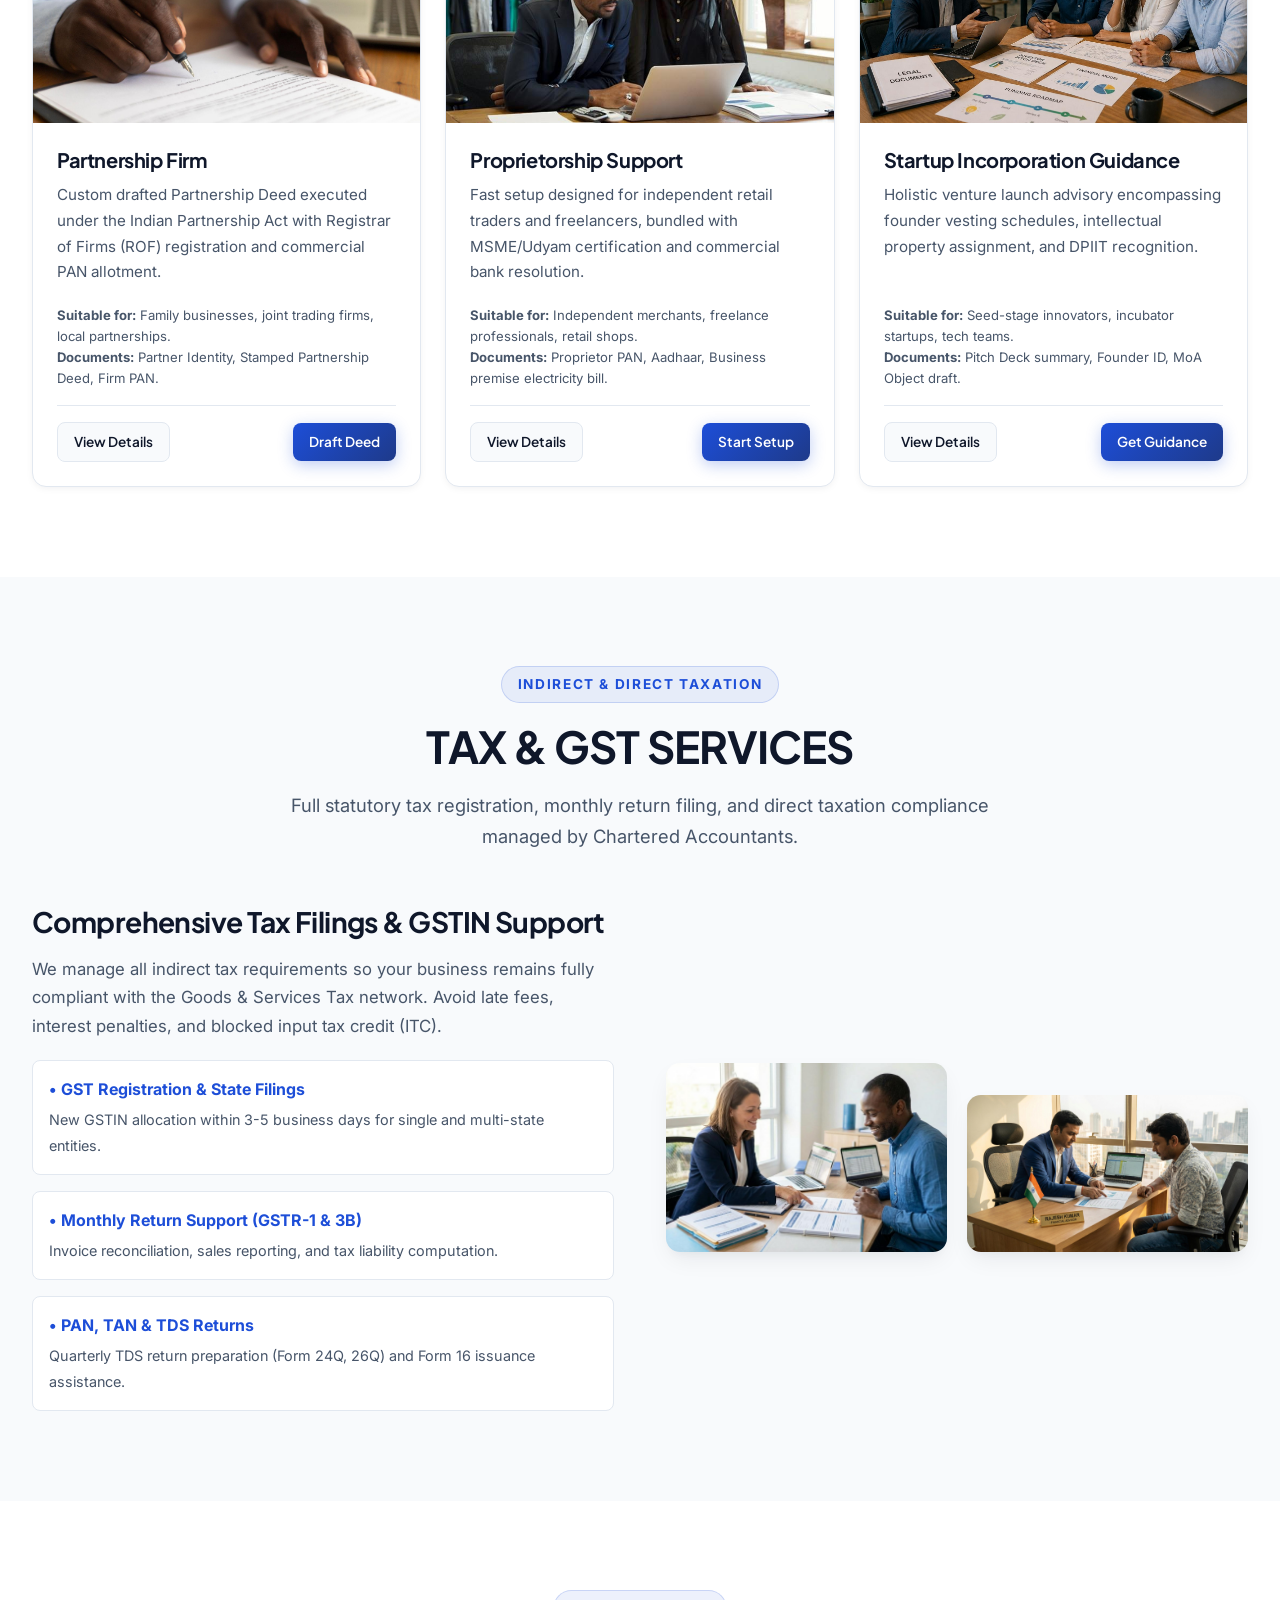
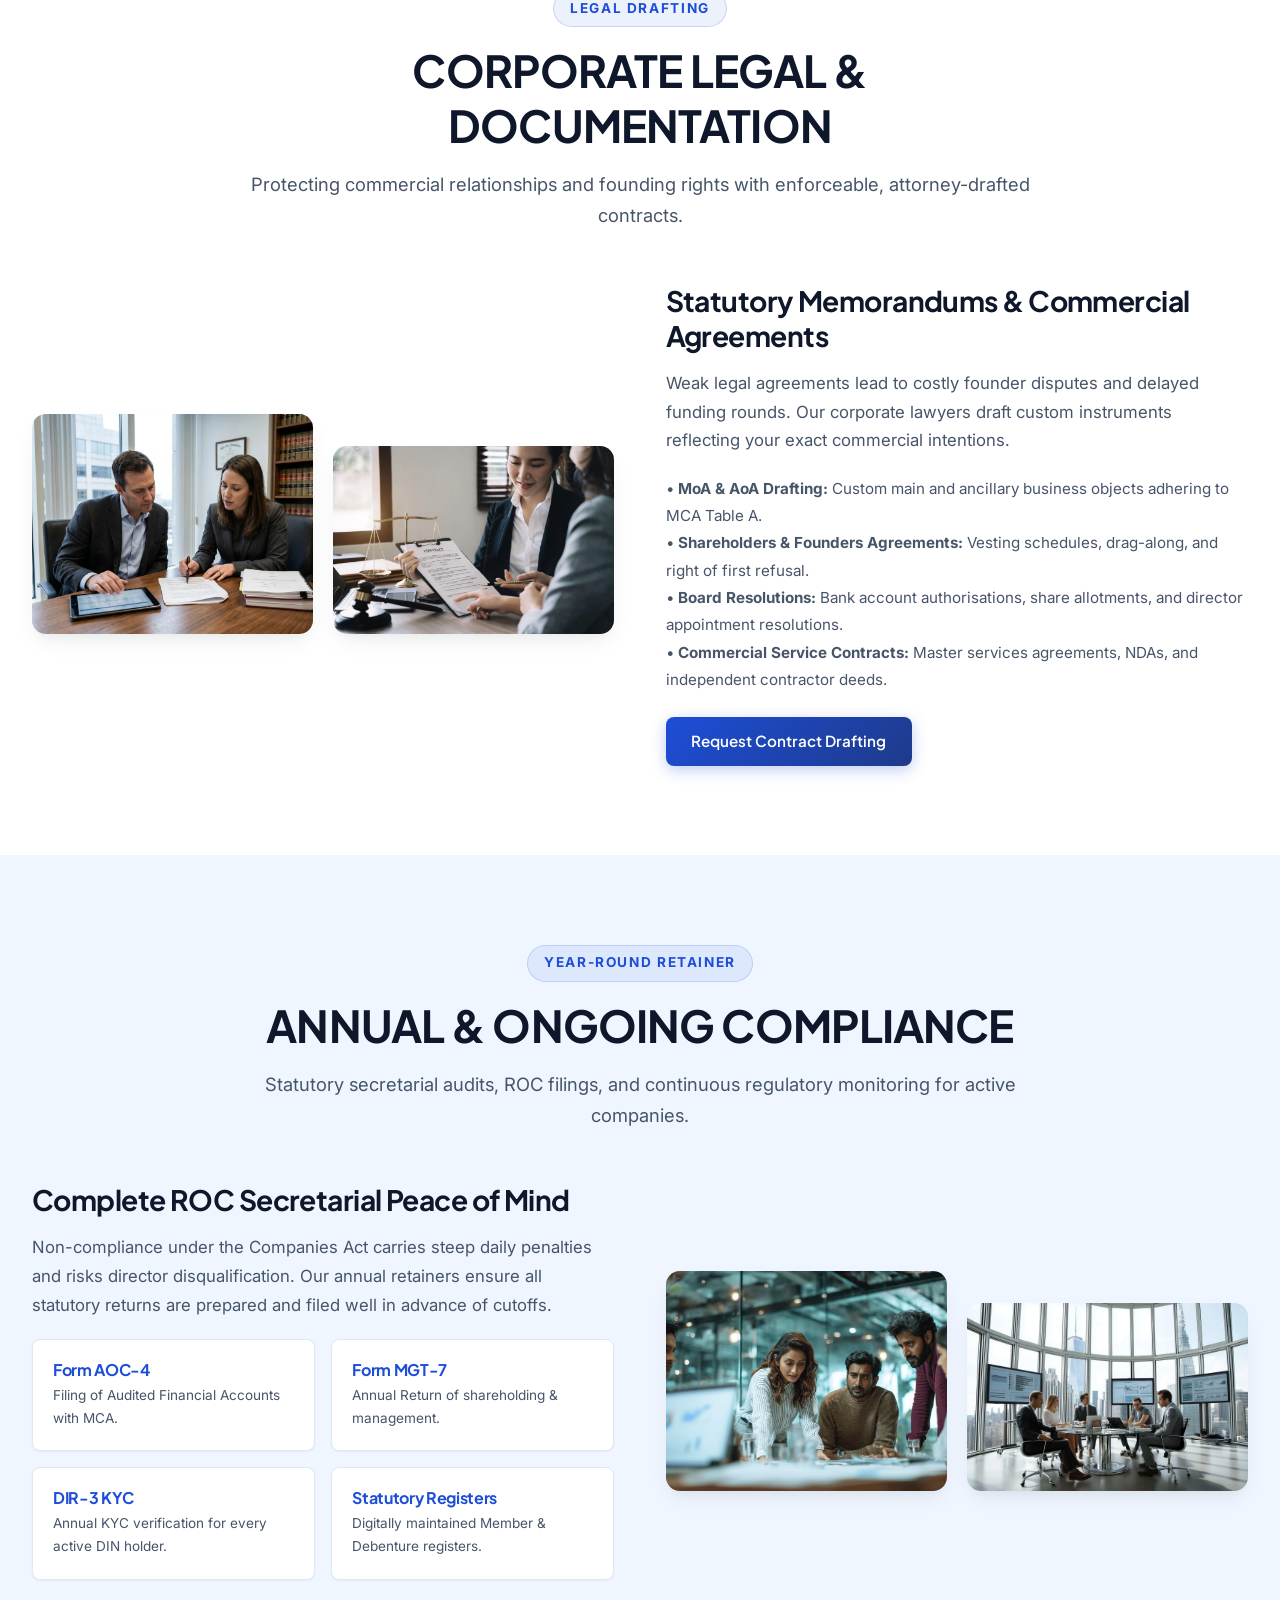
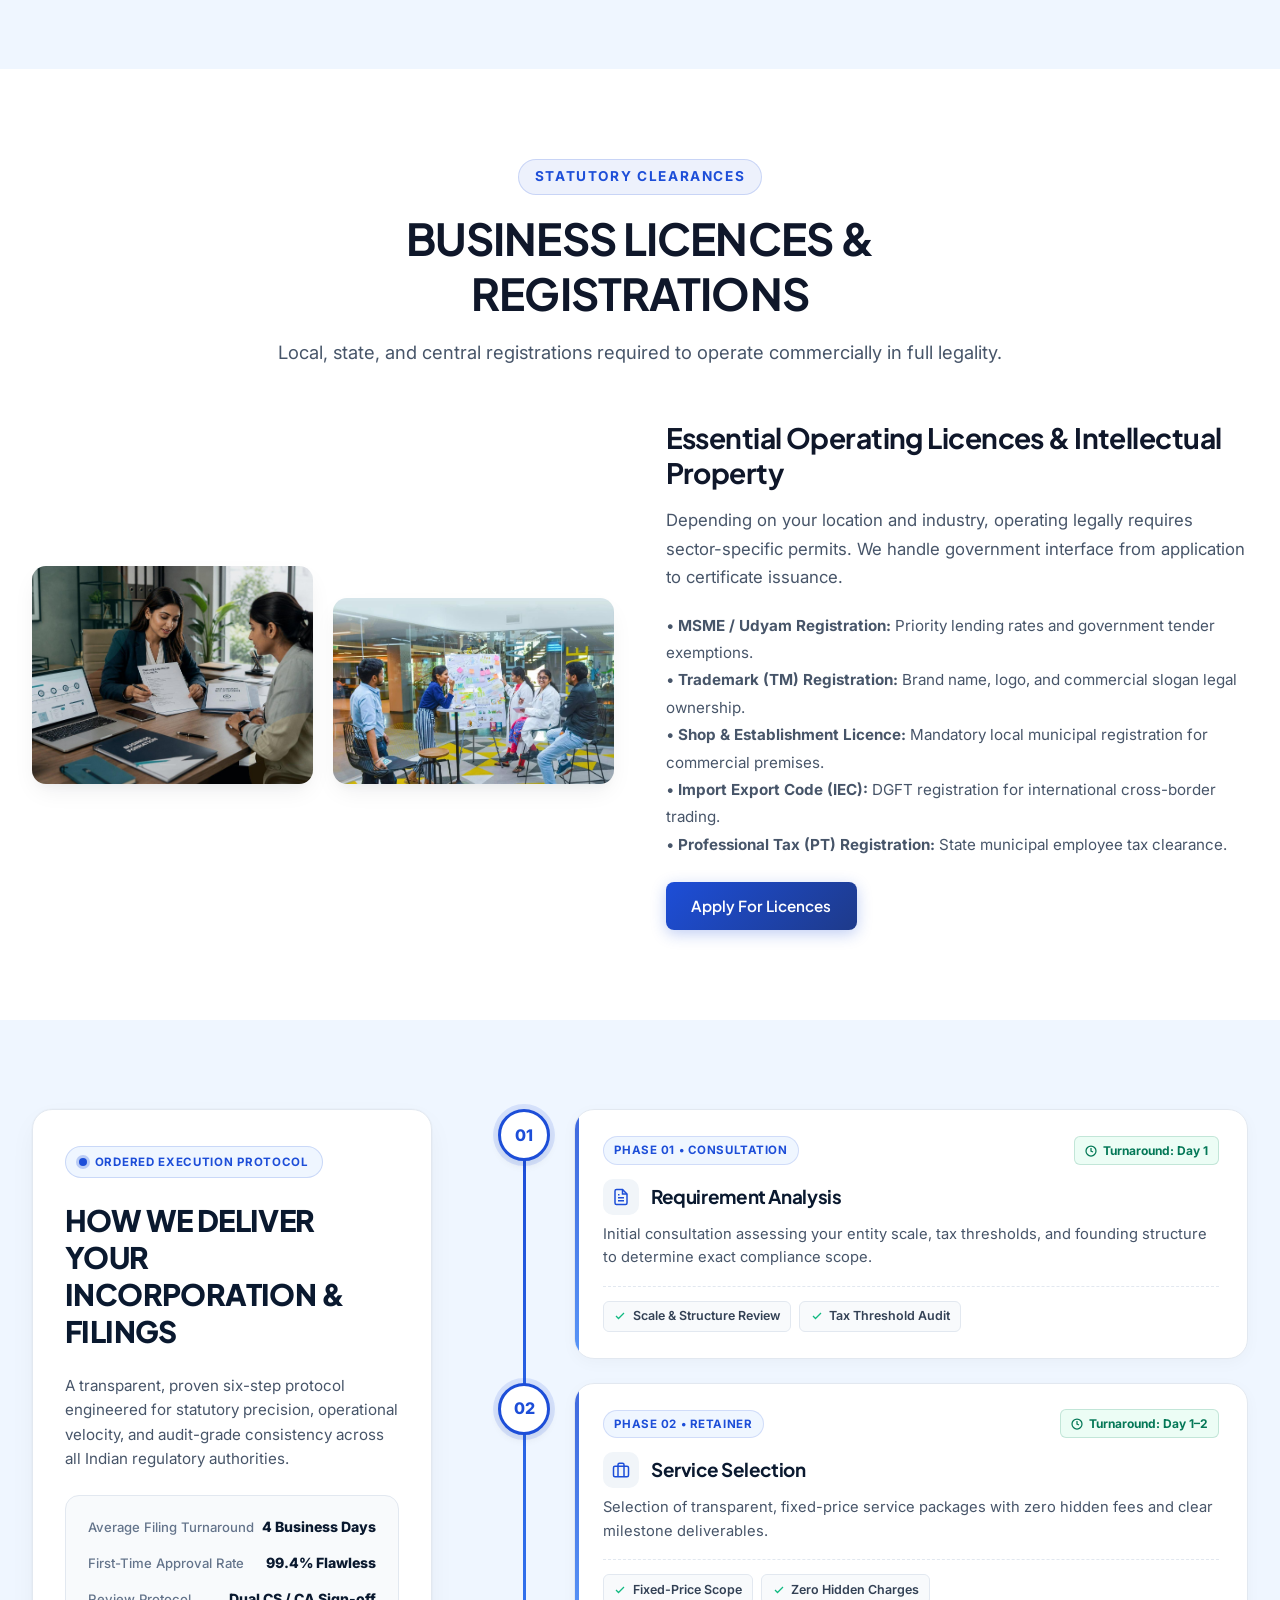
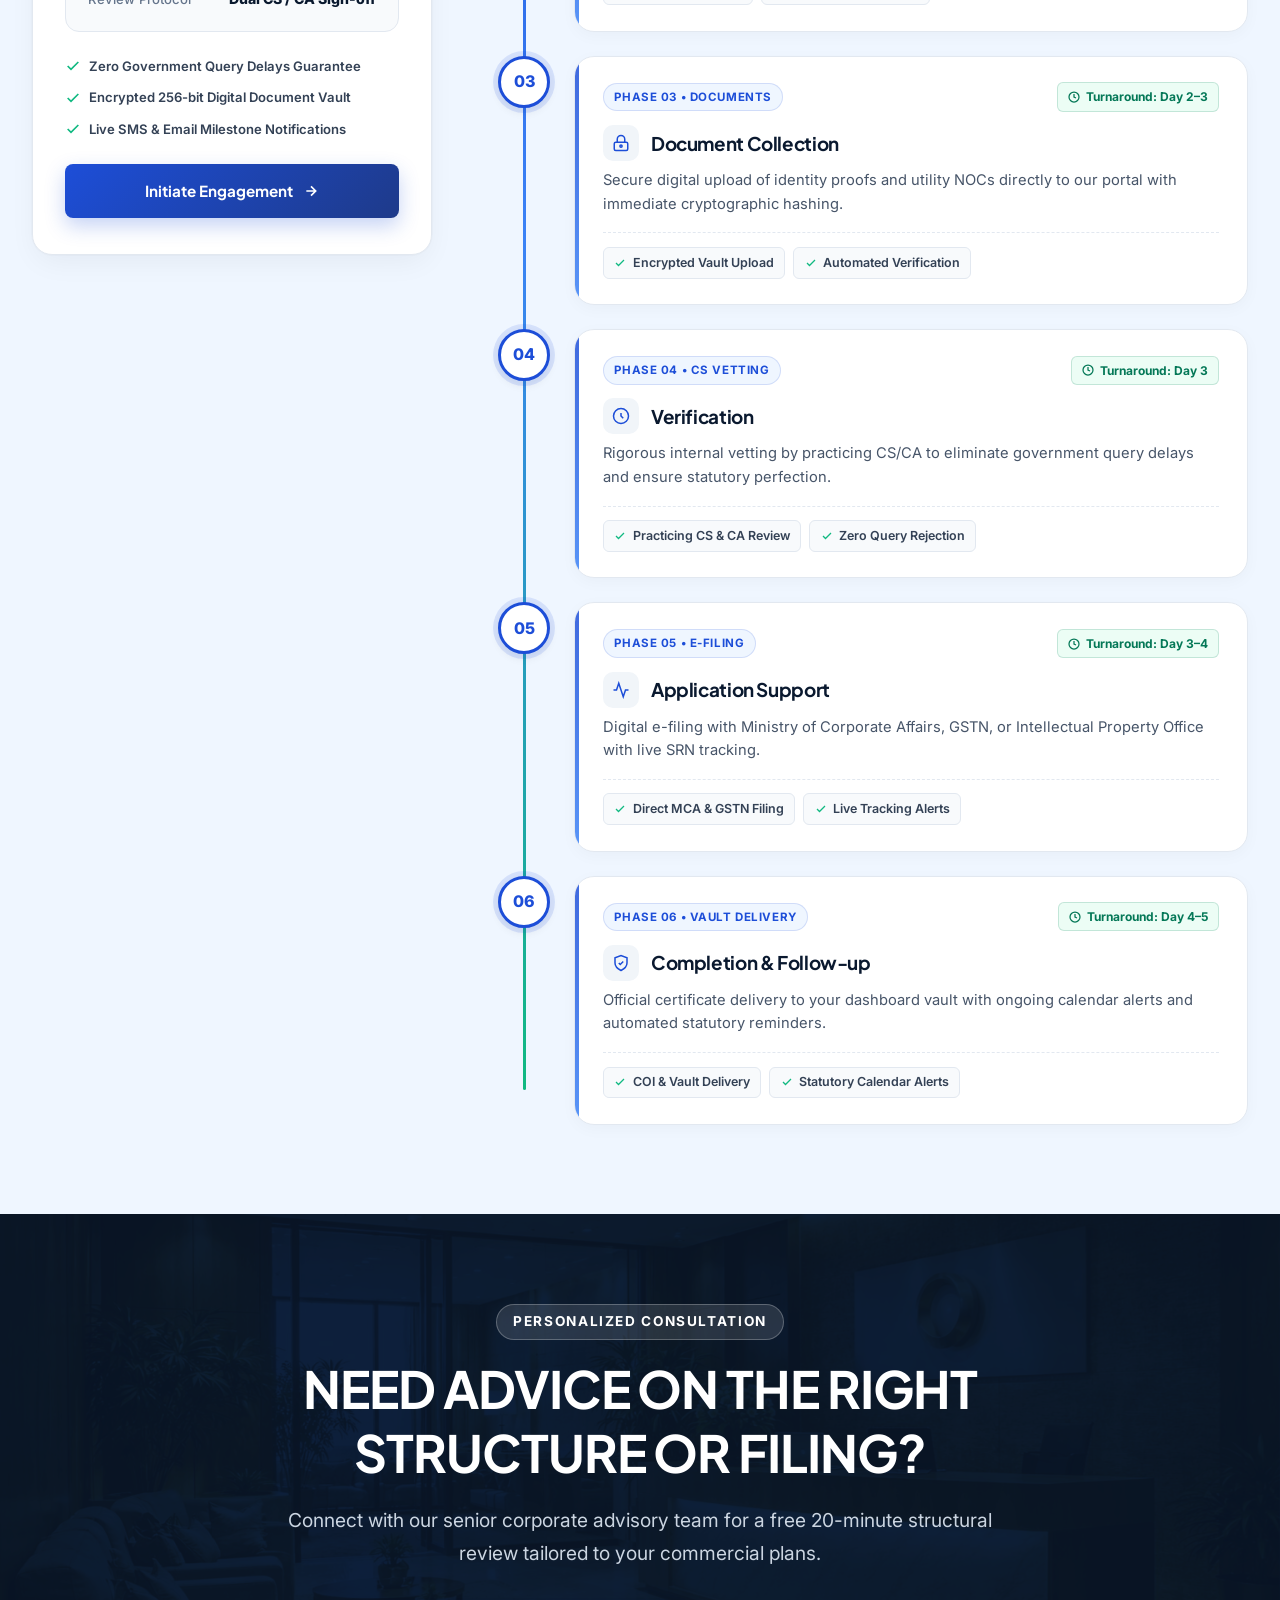
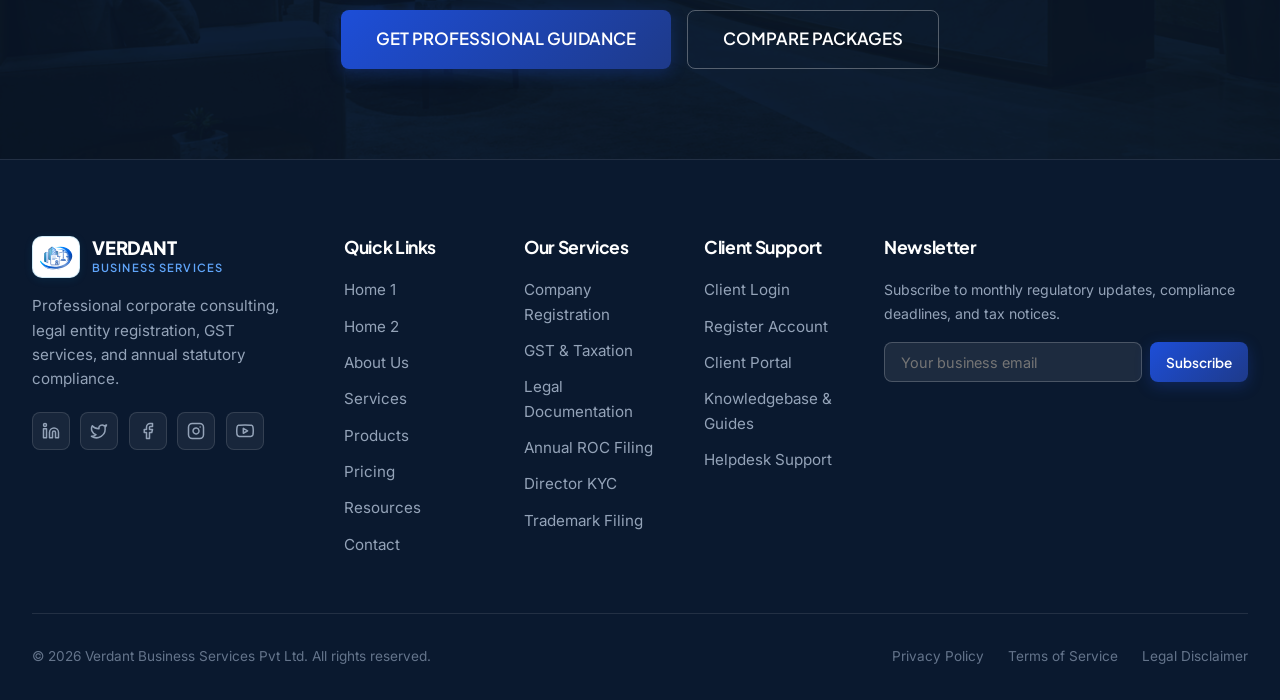
<file: services.html>
<!DOCTYPE html>
<html lang="en">
<head>
  <meta charset="UTF-8">
  <meta name="viewport" content="width=device-width, initial-scale=1.0">
  <title>Corporate Services Catalogue | Verdant Business Services</title>
  <meta name="description" content="Explore end-to-end company registration, GST taxation, corporate legal drafting, annual ROC compliance, and statutory licensing solutions.">
  <link rel="preconnect" href="https://fonts.googleapis.com">
  <link rel="preconnect" href="https://fonts.gstatic.com" crossorigin>
  <link href="https://fonts.googleapis.com/css2?family=Inter:wght@400;500;600;700&family=Plus+Jakarta+Sans:wght@500;600;700;800&display=swap" rel="stylesheet">
  <link rel="stylesheet" href="assets/css/style.css">
  <link rel="stylesheet" href="assets/css/responsive.css">
  <script src="assets/js/theme.js"></script>
  <link rel="icon" type="image/svg+xml" href="assets/images/logo.svg">
  <link rel="alternate icon" type="image/png" href="assets/images/website-logo.png">
</head>
<body>

  <!-- Sticky Global Header -->
  <header class="site-header" id="siteHeader">
    <div class="container nav-container">
      <a href="index.html" class="brand-logo" aria-label="Verdant Business Services Homepage">
        <div class="brand-icon-box">
          <img src="assets/images/logo.svg" alt="Verdant Logo" class="brand-logo-img">
        </div>
        <div class="brand-title-wrap">
          <span class="brand-title">VERDANT</span>
          <span class="brand-subtitle">Business Services</span>
        </div>
      </a>

      <!-- Desktop Navigation Menu -->
      <nav class="nav-menu" aria-label="Primary Navigation">
        <div class="nav-dropdown">
          <button class="nav-link nav-dropdown-btn" aria-expanded="false" aria-haspopup="true">
            <span>Home</span>
            <svg class="dropdown-arrow" width="12" height="12" viewBox="0 0 24 24" fill="none" stroke="currentColor" stroke-width="2.5"><path d="M6 9l6 6 6-6"/></svg>
          </button>
          <div class="dropdown-menu">
            <a href="index.html" class="dropdown-item">Home 1</a>
            <a href="home-2.html" class="dropdown-item">Home 2</a>
          </div>
        </div>
        <a href="about.html" class="nav-link">About</a>
        <a href="services.html" class="nav-link active">Services</a>
        <a href="products.html" class="nav-link">Products</a>
        <a href="pricing.html" class="nav-link">Pricing</a>
        <a href="resources.html" class="nav-link">Resources</a>
        <a href="contact.html" class="nav-link">Contact</a>
        <a href="dashboard.html" class="nav-link">Dashboard</a>
      </nav>

      <!-- Right Controls -->
      <div class="header-actions">
        <button class="toggle-btn theme-toggle-btn" aria-label="Toggle light and dark theme"></button>
        <button class="toggle-btn rtl-toggle-btn" aria-label="Toggle RTL mode" title="Right to Left / Left to Right">
          <svg width="20" height="20" viewBox="0 0 24 24" fill="none" stroke="currentColor" stroke-width="2.2" stroke-linecap="round" stroke-linejoin="round" aria-hidden="true">
            <path d="M4 7h16M16 3l4 4-4 4"/>
            <path d="M20 17H4M8 21l-4-4 4-4"/>
          </svg>
        </button>
        <a href="login.html" class="btn btn-primary btn-sm">Login</a>
        <button class="hamburger-btn" aria-label="Open mobile navigation menu">
          <span class="hamburger-line"></span>
          <span class="hamburger-line"></span>
          <span class="hamburger-line"></span>
        </button>
      </div>
    </div>
  </header>

  <!-- Mobile Drawer -->
  <div class="mobile-drawer" id="mobileDrawer">
    <div class="mobile-dropdown">
      <button class="mobile-nav-link mobile-dropdown-btn" aria-expanded="true">
        <span>Home</span>
        <svg class="dropdown-arrow" width="14" height="14" viewBox="0 0 24 24" fill="none" stroke="currentColor" stroke-width="2.5"><path d="M6 9l6 6 6-6"/></svg>
      </button>
      <div class="mobile-submenu">
        <a href="index.html" class="mobile-sublink">Home 1</a>
        <a href="home-2.html" class="mobile-sublink">Home 2</a>
      </div>
    </div>
    <a href="about.html" class="mobile-nav-link">About</a>
    <a href="services.html" class="mobile-nav-link active">Services</a>
    <a href="products.html" class="mobile-nav-link">Products</a>
    <a href="pricing.html" class="mobile-nav-link">Pricing</a>
    <a href="resources.html" class="mobile-nav-link">Resources</a>
    <a href="contact.html" class="mobile-nav-link">Contact</a>
    <a href="dashboard.html" class="mobile-nav-link">Dashboard</a>
    <div class="mobile-drawer-toggles">
      <button class="toggle-btn theme-toggle-btn" aria-label="Toggle light and dark theme" title="Toggle Light / Dark Theme"></button>
      <button class="toggle-btn rtl-toggle-btn" aria-label="Toggle RTL mode" title="Right to Left / Left to Right">
        <svg width="20" height="20" viewBox="0 0 24 24" fill="none" stroke="currentColor" stroke-width="2.2" stroke-linecap="round" stroke-linejoin="round" aria-hidden="true">
          <path d="M4 7h16M16 3l4 4-4 4"/>
          <path d="M20 17H4M8 21l-4-4 4-4"/>
        </svg>
      </button>
    </div>
    <div class="mobile-actions">
      <a href="login.html" class="btn btn-primary btn-block">Login</a>
    </div>
  </div>

  <main>
    <!-- 01. SERVICES HERO (image-34.png) -->
    <section class="section section-navy page-hero-banner" style="position: relative; overflow: hidden; min-height: 440px; display: flex; align-items: center; justify-content: center; padding-block: clamp(4.5rem, 7vw, 6.5rem);">
      <div style="position: absolute; inset: 0; opacity: 0.25; mix-blend-mode: luminosity;">
        <img src="images/image-34.png" alt="Boardroom meeting with executive consulting team presentation" style="width: 100%; height: 100%; object-fit: cover;">
      </div>
      <div class="container" style="position: relative; z-index: 2; text-align: center; max-width: 860px;">
        <div class="eyebrow" style="background: rgba(255,255,255,0.12); color: #FFFFFF; border-color: rgba(255,255,255,0.25);">
          ENTERPRISE SOLUTIONS CATALOGUE
        </div>
        <h1 style="font-size: clamp(2.2rem, 3.8vw, 3.4rem); line-height: 1.2; margin-bottom: 1.25rem; color: #FFFFFF;">
          COMPLETE CORPORATE LEGAL, TAX &amp; COMPLIANCE SERVICES
        </h1>
        <p style="font-size: 1.15rem; color: #CBD5E1; line-height: 1.7; max-width: 720px; margin: 0 auto;">
          Explore professional solutions for registering, managing, and maintaining your business. Guided by certified Company Secretaries and Chartered Accountants.
        </p>
      </div>
    </section>

    <!-- 02. COMPANY REGISTRATION (6 Cards - Even Number Rule) -->
    <section class="section" id="company-registration">
      <div class="container">
        <div class="section-header">
          <div class="eyebrow">INCORPORATION PRACTICE</div>
          <h2>COMPANY REGISTRATION SERVICES</h2>
          <p>Official legal entity formation with Ministry of Corporate Affairs (MCA) registration, DSC, DIN, and MoA/AoA drafting.</p>
        </div>

        <div class="grid-6">
          <!-- Card 1: Private Limited Company (image-69.png) -->
          <div class="corp-card" data-tilt>
            <div class="card-img-wrap">
              <img src="images/image-69.png" alt="Executive handshake across desk with Pvt Ltd, LLP, and GST registration dossiers">
              <span class="card-badge">Equity Funding Ready</span>
            </div>
            <div class="card-body">
              <h3 class="card-title">Private Limited Company</h3>
              <p class="card-desc">The premier corporate entity structure for scalable startups. Offers clear equity allocation, limited liability, and institutional investor preference.</p>
              <div style="font-size: 0.82rem; color: var(--text-muted); margin-bottom: 1rem;">
                <strong>Suitable for:</strong> Startups, tech ventures, equity-funded companies.<br>
                <strong>Documents:</strong> PAN, Aadhaar/Passport, Utility Bill, Bank Statement.
              </div>
              <div class="card-footer">
                <a href="#" class="btn btn-secondary btn-sm" data-service-modal="pvt-ltd">View Details</a>
                <a href="pricing.html#registration-pricing" class="btn btn-primary btn-sm">Incorporate Now</a>
              </div>
            </div>
          </div>

          <!-- Card 2: Limited Liability Partnership (image-27.png) -->
          <div class="corp-card" data-tilt>
            <div class="card-img-wrap">
              <img src="images/image-27.png" alt="Corporate partners analyzing partnership deed and trend data on glass partition">
              <span class="card-badge">Professional Practices</span>
            </div>
            <div class="card-body">
              <h3 class="card-title">LLP Registration</h3>
              <p class="card-desc">Combines the operational flexibility of a partnership with the protective veil of corporate limited liability and reduced statutory audits.</p>
              <div style="font-size: 0.82rem; color: var(--text-muted); margin-bottom: 1rem;">
                <strong>Suitable for:</strong> Consultants, service agencies, legal & design firms.<br>
                <strong>Documents:</strong> Partner KYC, Registered Address NOC, Drafted LLP Deed.
              </div>
              <div class="card-footer">
                <a href="#" class="btn btn-secondary btn-sm" data-service-modal="llp">View Details</a>
                <a href="pricing.html#registration-pricing" class="btn btn-primary btn-sm">Register LLP</a>
              </div>
            </div>
          </div>

          <!-- Card 3: One Person Company (image-84.png) -->
          <div class="corp-card" data-tilt>
            <div class="card-img-wrap">
              <img src="images/image-84.png" alt="Solo entrepreneur working on laptop in sunlit atrium">
              <span class="card-badge">Single Shareholder</span>
            </div>
            <div class="card-body">
              <h3 class="card-title">OPC Registration</h3>
              <p class="card-desc">Allows a solo promoter to own and operate a fully incorporated corporate entity without requiring a co-director, backed by a designated nominee.</p>
              <div style="font-size: 0.82rem; color: var(--text-muted); margin-bottom: 1rem;">
                <strong>Suitable for:</strong> Solo founders, independent consultants, solo tech creators.<br>
                <strong>Documents:</strong> Founder & Nominee PAN, Proof of Address, INC-3 Consent.
              </div>
              <div class="card-footer">
                <a href="#" class="btn btn-secondary btn-sm" data-service-modal="opc">View Details</a>
                <a href="pricing.html#registration-pricing" class="btn btn-primary btn-sm">Register OPC</a>
              </div>
            </div>
          </div>

          <!-- Card 4: Partnership Firm (image-5.png) -->
          <div class="corp-card" data-tilt>
            <div class="card-img-wrap">
              <img src="images/image-5.png" alt="Close-up of business agreement signature with luxury fountain pen">
              <span class="card-badge">Registered Firm</span>
            </div>
            <div class="card-body">
              <h3 class="card-title">Partnership Firm</h3>
              <p class="card-desc">Custom drafted Partnership Deed executed under the Indian Partnership Act with Registrar of Firms (ROF) registration and commercial PAN allotment.</p>
              <div style="font-size: 0.82rem; color: var(--text-muted); margin-bottom: 1rem;">
                <strong>Suitable for:</strong> Family businesses, joint trading firms, local partnerships.<br>
                <strong>Documents:</strong> Partner Identity, Stamped Partnership Deed, Firm PAN.
              </div>
              <div class="card-footer">
                <a href="#" class="btn btn-secondary btn-sm" data-service-modal="partnership">View Details</a>
                <a href="pricing.html#registration-pricing" class="btn btn-primary btn-sm">Draft Deed</a>
              </div>
            </div>
          </div>

          <!-- Card 5: Sole Proprietorship (image-25.png) -->
          <div class="corp-card" data-tilt>
            <div class="card-img-wrap">
              <img src="images/image-25.png" alt="Entrepreneurs examining commercial documents and swatches at wooden desk">
              <span class="card-badge">Simplest Setup</span>
            </div>
            <div class="card-body">
              <h3 class="card-title">Proprietorship Support</h3>
              <p class="card-desc">Fast setup designed for independent retail traders and freelancers, bundled with MSME/Udyam certification and commercial bank resolution.</p>
              <div style="font-size: 0.82rem; color: var(--text-muted); margin-bottom: 1rem;">
                <strong>Suitable for:</strong> Independent merchants, freelance professionals, retail shops.<br>
                <strong>Documents:</strong> Proprietor PAN, Aadhaar, Business premise electricity bill.
              </div>
              <div class="card-footer">
                <a href="#" class="btn btn-secondary btn-sm" data-service-modal="proprietorship">View Details</a>
                <a href="pricing.html#registration-pricing" class="btn btn-primary btn-sm">Start Setup</a>
              </div>
            </div>
          </div>

          <!-- Card 6: Startup Incorporation Guidance (image-62.png) -->
          <div class="corp-card" data-tilt>
            <div class="card-img-wrap">
              <img src="images/image-62.png" alt="Startup consultant presenting legal and funding roadmap to young entrepreneurs">
              <span class="card-badge">DPIIT & Cap Table</span>
            </div>
            <div class="card-body">
              <h3 class="card-title">Startup Incorporation Guidance</h3>
              <p class="card-desc">Holistic venture launch advisory encompassing founder vesting schedules, intellectual property assignment, and DPIIT recognition.</p>
              <div style="font-size: 0.82rem; color: var(--text-muted); margin-bottom: 1rem;">
                <strong>Suitable for:</strong> Seed-stage innovators, incubator startups, tech teams.<br>
                <strong>Documents:</strong> Pitch Deck summary, Founder ID, MoA Object draft.
              </div>
              <div class="card-footer">
                <a href="#" class="btn btn-secondary btn-sm" data-service-modal="startup">View Details</a>
                <a href="products.html#startup-packages" class="btn btn-primary btn-sm">Get Guidance</a>
              </div>
            </div>
          </div>
        </div>
      </div>
    </section>

    <!-- 03. TAX & GST SERVICES (image-61.png & image-71.png) -->
    <section class="section section-alt" id="tax-gst">
      <div class="container">
        <div class="section-header">
          <div class="eyebrow">INDIRECT & DIRECT TAXATION</div>
          <h2>TAX & GST SERVICES</h2>
          <p>Full statutory tax registration, monthly return filing, and direct taxation compliance managed by Chartered Accountants.</p>
        </div>

        <div class="grid-2" style="gap: clamp(2rem, 4vw, 4rem); align-items: center;">
          <div>
            <h3 style="margin-bottom: 1rem;">Comprehensive Tax Filings & GSTIN Support</h3>
            <p style="margin-bottom: 1.25rem;">
              We manage all indirect tax requirements so your business remains fully compliant with the Goods & Services Tax network. Avoid late fees, interest penalties, and blocked input tax credit (ITC).
            </p>
            <div style="display: flex; flex-direction: column; gap: 1rem;">
              <div style="padding: 1rem; background-color: var(--bg-card); border-radius: var(--radius-sm); border: 1px solid var(--border-light);">
                <strong style="color: var(--color-primary); display: block; margin-bottom: 0.25rem;">• GST Registration & State Filings</strong>
                <span style="font-size: 0.9rem; color: var(--text-muted);">New GSTIN allocation within 3-5 business days for single and multi-state entities.</span>
              </div>
              <div style="padding: 1rem; background-color: var(--bg-card); border-radius: var(--radius-sm); border: 1px solid var(--border-light);">
                <strong style="color: var(--color-primary); display: block; margin-bottom: 0.25rem;">• Monthly Return Support (GSTR-1 & 3B)</strong>
                <span style="font-size: 0.9rem; color: var(--text-muted);">Invoice reconciliation, sales reporting, and tax liability computation.</span>
              </div>
              <div style="padding: 1rem; background-color: var(--bg-card); border-radius: var(--radius-sm); border: 1px solid var(--border-light);">
                <strong style="color: var(--color-primary); display: block; margin-bottom: 0.25rem;">• PAN, TAN & TDS Returns</strong>
                <span style="font-size: 0.9rem; color: var(--text-muted);">Quarterly TDS return preparation (Form 24Q, 26Q) and Form 16 issuance assistance.</span>
              </div>
            </div>
          </div>

          <!-- Dual Visuals: image-61.png & image-71.png -->
          <div class="dual-visual-grid">
            <div class="dual-visual-img-wrap" data-tilt>
              <img src="images/image-61.png" alt="Accountant reviewing financial accounting spreadsheets with client">
            </div>
            <div class="dual-visual-img-wrap dual-visual-offset" data-tilt>
              <img src="images/image-71.png" alt="Rajesh Kumar Financial Advisor consulting client on tax records">
            </div>
          </div>
        </div>
      </div>
    </section>

    <!-- 04. CORPORATE LEGAL & DOCUMENTATION (image-46.png & image-54.png) -->
    <section class="section" id="corporate-legal">
      <div class="container">
        <div class="section-header">
          <div class="eyebrow">LEGAL DRAFTING</div>
          <h2>CORPORATE LEGAL & DOCUMENTATION</h2>
          <p>Protecting commercial relationships and founding rights with enforceable, attorney-drafted contracts.</p>
        </div>

        <div class="grid-2" style="gap: clamp(2rem, 4vw, 4rem); align-items: center;">
          <!-- Visuals: image-46.png & image-54.png -->
          <div class="dual-visual-grid">
            <div class="dual-visual-img-wrap" data-tilt>
              <img src="images/image-46.png" alt="Corporate counsel pointing to legal contract clause with tablet">
            </div>
            <div class="dual-visual-img-wrap dual-visual-offset" data-tilt>
              <img src="images/image-54.png" alt="Attorney presenting contract with scales of justice and gavel">
            </div>
          </div>

          <div>
            <h3 style="margin-bottom: 1rem;">Statutory Memorandums & Commercial Agreements</h3>
            <p style="margin-bottom: 1.25rem;">
              Weak legal agreements lead to costly founder disputes and delayed funding rounds. Our corporate lawyers draft custom instruments reflecting your exact commercial intentions.
            </p>
            <ul style="color: var(--text-muted); font-size: 0.95rem; line-height: 1.8;">
              <li>• <strong>MoA & AoA Drafting:</strong> Custom main and ancillary business objects adhering to MCA Table A.</li>
              <li>• <strong>Shareholders & Founders Agreements:</strong> Vesting schedules, drag-along, and right of first refusal.</li>
              <li>• <strong>Board Resolutions:</strong> Bank account authorisations, share allotments, and director appointment resolutions.</li>
              <li>• <strong>Commercial Service Contracts:</strong> Master services agreements, NDAs, and independent contractor deeds.</li>
            </ul>
            <a href="contact.html#contact-form-section" class="btn btn-primary" style="margin-top: 1.5rem;">Request Contract Drafting</a>
          </div>
        </div>
      </div>
    </section>

    <!-- 05. ANNUAL & ONGOING COMPLIANCE (image-81.png & image-96.png) -->
    <section class="section section-ice" id="annual-compliance">
      <div class="container">
        <div class="section-header">
          <div class="eyebrow">YEAR-ROUND RETAINER</div>
          <h2>ANNUAL & ONGOING COMPLIANCE</h2>
          <p>Statutory secretarial audits, ROC filings, and continuous regulatory monitoring for active companies.</p>
        </div>

        <div class="grid-2" style="gap: clamp(2rem, 4vw, 4rem); align-items: center;">
          <div>
            <h3 style="margin-bottom: 1rem;">Complete ROC Secretarial Peace of Mind</h3>
            <p style="margin-bottom: 1.25rem;">
              Non-compliance under the Companies Act carries steep daily penalties and risks director disqualification. Our annual retainers ensure all statutory returns are prepared and filed well in advance of cutoffs.
            </p>
            <div class="compliance-cards-grid">
              <div class="compliance-filing-card">
                <h4>Form AOC-4</h4>
                <p>Filing of Audited Financial Accounts with MCA.</p>
              </div>
              <div class="compliance-filing-card">
                <h4>Form MGT-7</h4>
                <p>Annual Return of shareholding &amp; management.</p>
              </div>
              <div class="compliance-filing-card">
                <h4>DIR-3 KYC</h4>
                <p>Annual KYC verification for every active DIN holder.</p>
              </div>
              <div class="compliance-filing-card">
                <h4>Statutory Registers</h4>
                <p>Digitally maintained Member &amp; Debenture registers.</p>
              </div>
            </div>
          </div>

          <!-- Dual Visuals: image-81.png & image-96.png -->
          <div class="dual-visual-grid">
            <div class="dual-visual-img-wrap" data-tilt>
              <img src="images/image-81.png" alt="Corporate team huddled over due diligence compliance paperwork late evening">
            </div>
            <div class="dual-visual-img-wrap dual-visual-offset" data-tilt>
              <img src="images/image-96.png" alt="Curved boardroom overlooking World Trade Center with financial analytics">
            </div>
          </div>
        </div>
      </div>
    </section>

    <!-- 06. BUSINESS LICENCES & REGISTRATIONS (image-57.png & image-75.png) -->
    <section class="section" id="business-licences">
      <div class="container">
        <div class="section-header">
          <div class="eyebrow">STATUTORY CLEARANCES</div>
          <h2>BUSINESS LICENCES & REGISTRATIONS</h2>
          <p>Local, state, and central registrations required to operate commercially in full legality.</p>
        </div>

        <div class="grid-2" style="gap: clamp(2rem, 4vw, 4rem); align-items: center;">
          <!-- Dual Visuals: image-57.png & image-75.png -->
          <div class="dual-visual-grid">
            <div class="dual-visual-img-wrap" data-tilt>
              <img src="images/image-57.png" alt="Trademark registration and brand protection document folder">
            </div>
            <div class="dual-visual-img-wrap dual-visual-offset" data-tilt>
              <img src="images/image-75.png" alt="Innovation hub research team reviewing product licensing and certifications">
            </div>
          </div>

          <div>
            <h3 style="margin-bottom: 1rem;">Essential Operating Licences & Intellectual Property</h3>
            <p style="margin-bottom: 1.25rem;">
              Depending on your location and industry, operating legally requires sector-specific permits. We handle government interface from application to certificate issuance.
            </p>
            <ul style="color: var(--text-muted); font-size: 0.95rem; line-height: 1.8;">
              <li>• <strong>MSME / Udyam Registration:</strong> Priority lending rates and government tender exemptions.</li>
              <li>• <strong>Trademark (TM) Registration:</strong> Brand name, logo, and commercial slogan legal ownership.</li>
              <li>• <strong>Shop & Establishment Licence:</strong> Mandatory local municipal registration for commercial premises.</li>
              <li>• <strong>Import Export Code (IEC):</strong> DGFT registration for international cross-border trading.</li>
              <li>• <strong>Professional Tax (PT) Registration:</strong> State municipal employee tax clearance.</li>
            </ul>
            <a href="contact.html#contact-form-section" class="btn btn-primary" style="margin-top: 1.5rem;">Apply For Licences</a>
          </div>
        </div>
      </div>
    </section>

    <!-- 07. OUR SERVICE DELIVERY PROCESS (Enterprise Protocol Blueprint) -->
    <section class="section section-protocol-blueprint" id="service-process">
      <div class="container">
        <div class="protocol-split-layout">

          <!-- Left: Sticky Command & Overview Panel -->
          <div class="protocol-command-panel">
            <div class="protocol-live-tag">
              <span class="pulse-dot"></span>
              ORDERED EXECUTION PROTOCOL
            </div>
            
            <h2 class="protocol-command-heading">HOW WE DELIVER YOUR INCORPORATION &amp; FILINGS</h2>
            
            <p class="protocol-command-lead">
              A transparent, proven six-step protocol engineered for statutory precision, operational velocity, and audit-grade consistency across all Indian regulatory authorities.
            </p>

            <!-- Metrics Highlights -->
            <div class="protocol-metrics-box">
              <div class="protocol-metric-row">
                <span class="protocol-metric-label">Average Filing Turnaround</span>
                <span class="protocol-metric-val">4 Business Days</span>
              </div>
              <div class="protocol-metric-row">
                <span class="protocol-metric-label">First-Time Approval Rate</span>
                <span class="protocol-metric-val">99.4% Flawless</span>
              </div>
              <div class="protocol-metric-row">
                <span class="protocol-metric-label">Review Protocol</span>
                <span class="protocol-metric-val">Dual CS / CA Sign-off</span>
              </div>
            </div>

            <!-- Operational Standards Checklist -->
            <div class="protocol-features-list">
              <div class="protocol-feature-item">
                <svg width="16" height="16" viewBox="0 0 24 24" fill="none" stroke="currentColor" stroke-width="2.5"><polyline points="20 6 9 17 4 12"/></svg>
                <span>Zero Government Query Delays Guarantee</span>
              </div>
              <div class="protocol-feature-item">
                <svg width="16" height="16" viewBox="0 0 24 24" fill="none" stroke="currentColor" stroke-width="2.5"><polyline points="20 6 9 17 4 12"/></svg>
                <span>Encrypted 256-bit Digital Document Vault</span>
              </div>
              <div class="protocol-feature-item">
                <svg width="16" height="16" viewBox="0 0 24 24" fill="none" stroke="currentColor" stroke-width="2.5"><polyline points="20 6 9 17 4 12"/></svg>
                <span>Live SMS &amp; Email Milestone Notifications</span>
              </div>
            </div>

            <a href="contact.html#contact-form-section" class="btn btn-primary protocol-cta-btn">
              <span>Initiate Engagement</span>
              <svg width="16" height="16" viewBox="0 0 24 24" fill="none" stroke="currentColor" stroke-width="2.5"><path d="M5 12h14M12 5l7 7-7 7"/></svg>
            </a>
          </div>

          <!-- Right: Connected Sequential Protocol Stream -->
          <div class="protocol-pipeline-column">
            <!-- Continuous Illuminated Gradient Line -->
            <div class="protocol-pipeline-line" aria-hidden="true"></div>

            <!-- Step 01 -->
            <div class="protocol-stream-card">
              <div class="protocol-node-circle" aria-label="Step 1">01</div>
              <div class="protocol-card-content">
                <div class="protocol-card-top">
                  <span class="protocol-phase-tag">Phase 01 • Consultation</span>
                  <span class="protocol-sla-pill">
                    <svg width="12" height="12" viewBox="0 0 24 24" fill="none" stroke="currentColor" stroke-width="2.5"><circle cx="12" cy="12" r="10"/><polyline points="12 6 12 12 16 14"/></svg>
                    Turnaround: Day 1
                  </span>
                </div>
                <div class="protocol-title-row">
                  <div class="protocol-icon-box" aria-hidden="true">
                    <svg width="18" height="18" viewBox="0 0 24 24" fill="none" stroke="currentColor" stroke-width="2">
                      <path d="M14 2H6a2 2 0 0 0-2 2v16a2 2 0 0 0 2 2h12a2 2 0 0 0 2-2V8z"/>
                      <polyline points="14 2 14 8 20 8"/>
                      <line x1="16" y1="13" x2="8" y2="13"/>
                      <line x1="16" y1="17" x2="8" y2="17"/>
                      <line x1="10" y1="9" x2="8" y2="9"/>
                    </svg>
                  </div>
                  <h3 class="protocol-card-title">Requirement Analysis</h3>
                </div>
                <p class="protocol-card-desc">Initial consultation assessing your entity scale, tax thresholds, and founding structure to determine exact compliance scope.</p>
                <div class="protocol-chips-row">
                  <span class="protocol-chip">
                    <svg width="12" height="12" viewBox="0 0 24 24" fill="none" stroke="currentColor" stroke-width="2.5"><polyline points="20 6 9 17 4 12"/></svg>
                    Scale &amp; Structure Review
                  </span>
                  <span class="protocol-chip">
                    <svg width="12" height="12" viewBox="0 0 24 24" fill="none" stroke="currentColor" stroke-width="2.5"><polyline points="20 6 9 17 4 12"/></svg>
                    Tax Threshold Audit
                  </span>
                </div>
              </div>
            </div>

            <!-- Step 02 -->
            <div class="protocol-stream-card">
              <div class="protocol-node-circle" aria-label="Step 2">02</div>
              <div class="protocol-card-content">
                <div class="protocol-card-top">
                  <span class="protocol-phase-tag">Phase 02 • Retainer</span>
                  <span class="protocol-sla-pill">
                    <svg width="12" height="12" viewBox="0 0 24 24" fill="none" stroke="currentColor" stroke-width="2.5"><circle cx="12" cy="12" r="10"/><polyline points="12 6 12 12 16 14"/></svg>
                    Turnaround: Day 1–2
                  </span>
                </div>
                <div class="protocol-title-row">
                  <div class="protocol-icon-box" aria-hidden="true">
                    <svg width="18" height="18" viewBox="0 0 24 24" fill="none" stroke="currentColor" stroke-width="2">
                      <rect x="2" y="7" width="20" height="14" rx="2" ry="2"/>
                      <path d="M16 21V5a2 2 0 0 0-2-2h-4a2 2 0 0 0-2 2v16"/>
                    </svg>
                  </div>
                  <h3 class="protocol-card-title">Service Selection</h3>
                </div>
                <p class="protocol-card-desc">Selection of transparent, fixed-price service packages with zero hidden fees and clear milestone deliverables.</p>
                <div class="protocol-chips-row">
                  <span class="protocol-chip">
                    <svg width="12" height="12" viewBox="0 0 24 24" fill="none" stroke="currentColor" stroke-width="2.5"><polyline points="20 6 9 17 4 12"/></svg>
                    Fixed-Price Scope
                  </span>
                  <span class="protocol-chip">
                    <svg width="12" height="12" viewBox="0 0 24 24" fill="none" stroke="currentColor" stroke-width="2.5"><polyline points="20 6 9 17 4 12"/></svg>
                    Zero Hidden Charges
                  </span>
                </div>
              </div>
            </div>

            <!-- Step 03 -->
            <div class="protocol-stream-card">
              <div class="protocol-node-circle" aria-label="Step 3">03</div>
              <div class="protocol-card-content">
                <div class="protocol-card-top">
                  <span class="protocol-phase-tag">Phase 03 • Documents</span>
                  <span class="protocol-sla-pill">
                    <svg width="12" height="12" viewBox="0 0 24 24" fill="none" stroke="currentColor" stroke-width="2.5"><circle cx="12" cy="12" r="10"/><polyline points="12 6 12 12 16 14"/></svg>
                    Turnaround: Day 2–3
                  </span>
                </div>
                <div class="protocol-title-row">
                  <div class="protocol-icon-box" aria-hidden="true">
                    <svg width="18" height="18" viewBox="0 0 24 24" fill="none" stroke="currentColor" stroke-width="2">
                      <rect x="3" y="11" width="18" height="11" rx="2" ry="2"/>
                      <path d="M7 11V7a5 5 0 0 1 10 0v4"/>
                      <circle cx="12" cy="16" r="1.5"/>
                    </svg>
                  </div>
                  <h3 class="protocol-card-title">Document Collection</h3>
                </div>
                <p class="protocol-card-desc">Secure digital upload of identity proofs and utility NOCs directly to our portal with immediate cryptographic hashing.</p>
                <div class="protocol-chips-row">
                  <span class="protocol-chip">
                    <svg width="12" height="12" viewBox="0 0 24 24" fill="none" stroke="currentColor" stroke-width="2.5"><polyline points="20 6 9 17 4 12"/></svg>
                    Encrypted Vault Upload
                  </span>
                  <span class="protocol-chip">
                    <svg width="12" height="12" viewBox="0 0 24 24" fill="none" stroke="currentColor" stroke-width="2.5"><polyline points="20 6 9 17 4 12"/></svg>
                    Automated Verification
                  </span>
                </div>
              </div>
            </div>

            <!-- Step 04 -->
            <div class="protocol-stream-card">
              <div class="protocol-node-circle" aria-label="Step 4">04</div>
              <div class="protocol-card-content">
                <div class="protocol-card-top">
                  <span class="protocol-phase-tag">Phase 04 • CS Vetting</span>
                  <span class="protocol-sla-pill">
                    <svg width="12" height="12" viewBox="0 0 24 24" fill="none" stroke="currentColor" stroke-width="2.5"><circle cx="12" cy="12" r="10"/><polyline points="12 6 12 12 16 14"/></svg>
                    Turnaround: Day 3
                  </span>
                </div>
                <div class="protocol-title-row">
                  <div class="protocol-icon-box" aria-hidden="true">
                    <svg width="18" height="18" viewBox="0 0 24 24" fill="none" stroke="currentColor" stroke-width="2">
                      <circle cx="12" cy="12" r="10"/>
                      <path d="M12 8v4l3 3"/>
                    </svg>
                  </div>
                  <h3 class="protocol-card-title">Verification</h3>
                </div>
                <p class="protocol-card-desc">Rigorous internal vetting by practicing CS/CA to eliminate government query delays and ensure statutory perfection.</p>
                <div class="protocol-chips-row">
                  <span class="protocol-chip">
                    <svg width="12" height="12" viewBox="0 0 24 24" fill="none" stroke="currentColor" stroke-width="2.5"><polyline points="20 6 9 17 4 12"/></svg>
                    Practicing CS &amp; CA Review
                  </span>
                  <span class="protocol-chip">
                    <svg width="12" height="12" viewBox="0 0 24 24" fill="none" stroke="currentColor" stroke-width="2.5"><polyline points="20 6 9 17 4 12"/></svg>
                    Zero Query Rejection
                  </span>
                </div>
              </div>
            </div>

            <!-- Step 05 -->
            <div class="protocol-stream-card">
              <div class="protocol-node-circle" aria-label="Step 5">05</div>
              <div class="protocol-card-content">
                <div class="protocol-card-top">
                  <span class="protocol-phase-tag">Phase 05 • E-Filing</span>
                  <span class="protocol-sla-pill">
                    <svg width="12" height="12" viewBox="0 0 24 24" fill="none" stroke="currentColor" stroke-width="2.5"><circle cx="12" cy="12" r="10"/><polyline points="12 6 12 12 16 14"/></svg>
                    Turnaround: Day 3–4
                  </span>
                </div>
                <div class="protocol-title-row">
                  <div class="protocol-icon-box" aria-hidden="true">
                    <svg width="18" height="18" viewBox="0 0 24 24" fill="none" stroke="currentColor" stroke-width="2">
                      <polyline points="22 12 18 12 15 21 9 3 6 12 2 12"/>
                    </svg>
                  </div>
                  <h3 class="protocol-card-title">Application Support</h3>
                </div>
                <p class="protocol-card-desc">Digital e-filing with Ministry of Corporate Affairs, GSTN, or Intellectual Property Office with live SRN tracking.</p>
                <div class="protocol-chips-row">
                  <span class="protocol-chip">
                    <svg width="12" height="12" viewBox="0 0 24 24" fill="none" stroke="currentColor" stroke-width="2.5"><polyline points="20 6 9 17 4 12"/></svg>
                    Direct MCA &amp; GSTN Filing
                  </span>
                  <span class="protocol-chip">
                    <svg width="12" height="12" viewBox="0 0 24 24" fill="none" stroke="currentColor" stroke-width="2.5"><polyline points="20 6 9 17 4 12"/></svg>
                    Live Tracking Alerts
                  </span>
                </div>
              </div>
            </div>

            <!-- Step 06 -->
            <div class="protocol-stream-card">
              <div class="protocol-node-circle" aria-label="Step 6">06</div>
              <div class="protocol-card-content">
                <div class="protocol-card-top">
                  <span class="protocol-phase-tag">Phase 06 • Vault Delivery</span>
                  <span class="protocol-sla-pill">
                    <svg width="12" height="12" viewBox="0 0 24 24" fill="none" stroke="currentColor" stroke-width="2.5"><circle cx="12" cy="12" r="10"/><polyline points="12 6 12 12 16 14"/></svg>
                    Turnaround: Day 4–5
                  </span>
                </div>
                <div class="protocol-title-row">
                  <div class="protocol-icon-box" aria-hidden="true">
                    <svg width="18" height="18" viewBox="0 0 24 24" fill="none" stroke="currentColor" stroke-width="2">
                      <path d="M12 22s8-4 8-10V5l-8-3-8 3v7c0 6 8 10 8 10z"/>
                      <polyline points="9 12 11 14 15 10"/>
                    </svg>
                  </div>
                  <h3 class="protocol-card-title">Completion &amp; Follow-up</h3>
                </div>
                <p class="protocol-card-desc">Official certificate delivery to your dashboard vault with ongoing calendar alerts and automated statutory reminders.</p>
                <div class="protocol-chips-row">
                  <span class="protocol-chip">
                    <svg width="12" height="12" viewBox="0 0 24 24" fill="none" stroke="currentColor" stroke-width="2.5"><polyline points="20 6 9 17 4 12"/></svg>
                    COI &amp; Vault Delivery
                  </span>
                  <span class="protocol-chip">
                    <svg width="12" height="12" viewBox="0 0 24 24" fill="none" stroke="currentColor" stroke-width="2.5"><polyline points="20 6 9 17 4 12"/></svg>
                    Statutory Calendar Alerts
                  </span>
                </div>
              </div>
            </div>

          </div>
        </div>
      </div>
    </section>

    <!-- 08. SERVICE ENQUIRY CTA (image-35.png) -->
    <section class="section section-navy" style="position: relative; overflow: hidden;">
      <div style="position: absolute; inset: 0; opacity: 0.25; mix-blend-mode: overlay;">
        <img src="images/image-35.png" alt="Luxury Corporate Reception Lounge and Meeting Suites" style="width: 100%; height: 100%; object-fit: cover;">
      </div>
      <div class="container" style="position: relative; z-index: 2; text-align: center; max-width: 820px;">
        <div class="eyebrow" style="background: rgba(255,255,255,0.12); color: #FFFFFF; border-color: rgba(255,255,255,0.25);">PERSONALIZED CONSULTATION</div>
        <h2 style="font-size: clamp(2.2rem, 4vw, 3.4rem); margin-bottom: 1.25rem;">NEED ADVICE ON THE RIGHT STRUCTURE OR FILING?</h2>
        <p style="font-size: 1.2rem; color: #CBD5E1; margin-bottom: 2.5rem;">
          Connect with our senior corporate advisory team for a free 20-minute structural review tailored to your commercial plans.
        </p>
        <div style="display: flex; gap: 1rem; justify-content: center; flex-wrap: wrap;" class="cta-btn-group">
          <a href="contact.html#contact-form-section" class="btn btn-primary btn-lg">GET PROFESSIONAL GUIDANCE</a>
          <a href="pricing.html#comparison-matrix" class="btn btn-outline-white btn-lg">COMPARE PACKAGES</a>
        </div>
      </div>
    </section>
  </main>

  <!-- Global Footer -->
  <footer class="site-footer">
    <div class="container">
      <div class="footer-top">
                <div class="footer-brand">
          <a href="index.html" class="brand-logo" style="color: #FFFFFF;">
            <div class="brand-icon-box">
              <img src="assets/images/logo.svg" alt="Verdant Logo" class="brand-logo-img">
            </div>
            <div class="brand-title-wrap">
              <span class="brand-title" style="color: #FFFFFF;">VERDANT</span>
              <span class="brand-subtitle" style="color: #60A5FA;">Business Services</span>
            </div>
          </a>
          <p>Professional corporate consulting, legal entity registration, GST services, and annual statutory compliance.</p>
          <div class="footer-social-links" aria-label="Social media links">
            <a href="https://linkedin.com" class="footer-social-link" aria-label="LinkedIn" target="_blank" rel="noopener noreferrer">
              <svg width="18" height="18" viewBox="0 0 24 24" fill="none" stroke="currentColor" stroke-width="2" stroke-linecap="round" stroke-linejoin="round"><path d="M16 8a6 6 0 0 1 6 6v7h-4v-7a2 2 0 0 0-2-2 2 2 0 0 0-2 2v7h-4v-7a6 6 0 0 1 6-6z"/><rect x="2" y="9" width="4" height="12"/><circle cx="4" cy="4" r="2"/></svg>
            </a>
            <a href="https://twitter.com" class="footer-social-link" aria-label="Twitter" target="_blank" rel="noopener noreferrer">
              <svg width="18" height="18" viewBox="0 0 24 24" fill="none" stroke="currentColor" stroke-width="2" stroke-linecap="round" stroke-linejoin="round"><path d="M22 4s-.7 2.1-2 3.4c1.6 10-9.4 17.3-18 11.6 2.2.1 4.4-.6 6-2C3 15.5.5 9.6 3 5c2.2 2.6 5.6 4.1 9 4-.9-4.2 4-6.6 7-3.8 1.1 0 3-1.2 3-1.2z"/></svg>
            </a>
            <a href="https://facebook.com" class="footer-social-link" aria-label="Facebook" target="_blank" rel="noopener noreferrer">
              <svg width="18" height="18" viewBox="0 0 24 24" fill="none" stroke="currentColor" stroke-width="2" stroke-linecap="round" stroke-linejoin="round"><path d="M18 2h-3a5 5 0 0 0-5 5v3H7v4h3v8h4v-8h3l1-4h-4V7a1 1 0 0 1 1-1h3z"/></svg>
            </a>
            <a href="https://instagram.com" class="footer-social-link" aria-label="Instagram" target="_blank" rel="noopener noreferrer">
              <svg width="18" height="18" viewBox="0 0 24 24" fill="none" stroke="currentColor" stroke-width="2" stroke-linecap="round" stroke-linejoin="round"><rect x="2" y="2" width="20" height="20" rx="5" ry="5"/><path d="M16 11.37A4 4 0 1 1 12.63 8 4 4 0 0 1 16 11.37z"/><line x1="17.5" y1="6.5" x2="17.51" y2="6.5"/></svg>
            </a>
            <a href="https://youtube.com" class="footer-social-link" aria-label="YouTube" target="_blank" rel="noopener noreferrer">
              <svg width="18" height="18" viewBox="0 0 24 24" fill="none" stroke="currentColor" stroke-width="2" stroke-linecap="round" stroke-linejoin="round"><path d="M22.54 6.42a2.78 2.78 0 0 0-1.94-2C18.88 4 12 4 12 4s-6.88 0-8.6.46a2.78 2.78 0 0 0-1.94 2A29 29 0 0 0 1 11.75a29 29 0 0 0 .46 5.33A2.78 2.78 0 0 0 3.4 19c1.72.46 8.6.46 8.6.46s6.88 0 8.6-.46a2.78 2.78 0 0 0 1.94-2 29 29 0 0 0 .46-5.25 29 29 0 0 0-.46-5.33z"/><polygon points="9.75 15.02 15.5 11.75 9.75 8.48 9.75 15.02"/></svg>
            </a>
          </div>
        </div>

        <div class="footer-col">
          <h4>Quick Links</h4>
          <div class="footer-links">
            <a href="index.html" class="footer-link">Home 1</a>
            <a href="home-2.html" class="footer-link">Home 2</a>
            <a href="about.html" class="footer-link">About Us</a>
            <a href="services.html" class="footer-link">Services</a>
            <a href="products.html" class="footer-link">Products</a>
            <a href="pricing.html" class="footer-link">Pricing</a>
            <a href="resources.html" class="footer-link">Resources</a>
            <a href="contact.html" class="footer-link">Contact</a>
          </div>
        </div>

        <div class="footer-col">
          <h4>Our Services</h4>
          <div class="footer-links">
            <a href="services.html" class="footer-link">Company Registration</a>
            <a href="services.html" class="footer-link">GST & Taxation</a>
            <a href="services.html" class="footer-link">Legal Documentation</a>
            <a href="services.html" class="footer-link">Annual ROC Filing</a>
            <a href="services.html" class="footer-link">Director KYC</a>
            <a href="services.html" class="footer-link">Trademark Filing</a>
          </div>
        </div>

        <div class="footer-col">
          <h4>Client Support</h4>
          <div class="footer-links">
            <a href="login.html" class="footer-link">Client Login</a>
            <a href="register.html" class="footer-link">Register Account</a>
            <a href="dashboard.html" class="footer-link">Client Portal</a>
            <a href="resources.html" class="footer-link">Knowledgebase & Guides</a>
            <a href="contact.html" class="footer-link">Helpdesk Support</a>
          </div>
        </div>

        <div class="footer-col footer-newsletter-col">
          <h4>Newsletter</h4>
          <p style="font-size: 0.88rem; color: #94A3B8; margin-bottom: 1rem;">Subscribe to monthly regulatory updates, compliance deadlines, and tax notices.</p>
          <form class="newsletter-form">
            <input type="email" class="newsletter-input" placeholder="Your business email" required aria-label="Business email for newsletter">
            <button type="submit" class="btn btn-primary btn-sm">Subscribe</button>
          </form>
        </div>
      </div>

      <div class="footer-bottom">
        <div>&copy; 2026 Verdant Business Services Pvt Ltd. All rights reserved.</div>
        <div class="footer-legal-links">
          <a href="contact.html">Privacy Policy</a>
          <a href="contact.html">Terms of Service</a>
          <a href="contact.html">Legal Disclaimer</a>
        </div>
      </div>
    </div>
  </footer>

  <!-- Service Detail Modal -->
  <div class="modal-backdrop" id="serviceModal" role="dialog" aria-modal="true" aria-labelledby="modalTitle">
    <div class="modal-box">
      <div class="modal-header">
        <div>
          <span class="eyebrow" id="modalBadge" style="margin-bottom: 0.25rem;">Service Details</span>
          <h3 id="modalTitle" style="font-size: 1.35rem;">Service Title</h3>
        </div>
        <button class="toggle-btn" id="modalCloseBtn" aria-label="Close modal">✕</button>
      </div>
      <div class="modal-body">
        <p id="modalDesc" style="margin-bottom: 1.5rem;"></p>
        <h4 style="font-size: 1.05rem; margin-bottom: 0.5rem; color: var(--color-primary);">Documents Required</h4>
        <ul id="modalDocsList" style="margin-bottom: 1.5rem; font-size: 0.92rem; color: var(--text-muted); line-height: 1.8;"></ul>
        <h4 style="font-size: 1.05rem; margin-bottom: 0.5rem; color: var(--color-primary);">Deliverables Included</h4>
        <ul id="modalDeliverables" style="margin-bottom: 1.5rem; font-size: 0.92rem; color: var(--text-muted); line-height: 1.8;"></ul>
        <div style="background-color: var(--bg-surface); padding: 1rem; border-radius: var(--radius-sm); border: 1px solid var(--border-light); margin-bottom: 1.5rem;">
          <strong style="display: block; font-size: 0.88rem; margin-bottom: 0.25rem;">Standard Processing Timeline:</strong>
          <span id="modalTimeline" style="font-size: 0.9rem; color: var(--text-muted);"></span>
        </div>
        <div style="display: flex; gap: 1rem; justify-content: flex-end;">
          <a href="contact.html" class="btn btn-primary">Enquire For This Service</a>
        </div>
      </div>
    </div>
  </div>

  <button class="scroll-top-btn" aria-label="Scroll to top of page">↑</button>

  <script src="assets/js/main.js"></script>
  <script src="assets/js/interactions.js"></script>
</body>
</html>
</file>
<file: assets/css/style.css>
/* ==========================================================================
   VERDANT BUSINESS SERVICES - DESIGN SYSTEM & MASTER STYLESHEET
   Corporate Consulting, Business Registration & Compliance Solutions
   Blue-Based Corporate Theme | Advanced UI/UX | 3D Depth | Light & Dark Mode
   ========================================================================== */

/* --- CSS Variables & Design Tokens --- */
:root {
  /* Blue-based Corporate Palette (Light Mode Default) */
  --color-primary: #1D4ED8;         /* Royal Executive Blue */
  --color-primary-dark: #1E3A8A;    /* Deep Navy Blue */
  --color-primary-light: #3B82F6;   /* Sapphire Accent Blue */
  --color-primary-lighter: #60A5FA; /* Sky Accent */
  
  --color-navy-deep: #0A192F;       /* Deep Executive Navy */
  --color-navy-surface: #0F2744;    /* Surface Navy */
  --color-ice-blue: #EFF6FF;        /* Light Ice Blue Background */
  --color-ice-surface: #F0F7FF;     /* Secondary Pale Surface */
  --color-accent-cyan: #0284C7;     /* High-trust Cyan */
  
  --color-success: #10B981;
  --color-warning: #F59E0B;
  --color-danger: #EF4444;
  --color-info: #0284C7;

  /* Neutrals */
  --bg-body: #FFFFFF;
  --bg-surface: #F8FAFC;
  --bg-card: #FFFFFF;
  --bg-elevated: #FFFFFF;
  --bg-glass: rgba(255, 255, 255, 0.85);
  --bg-subtle: #F1F5F9;

  --text-main: #0F172A;             /* Slate 900 */
  --text-muted: #475569;            /* Slate 600 */
  --text-light: #94A3B8;            /* Slate 400 */
  --text-white: #FFFFFF;
  
  --border-light: #E2E8F0;
  --border-focus: #3B82F6;
  --border-card: #E2E8F0;

  /* Elevation & Shadows */
  --shadow-xs: 0 1px 2px 0 rgba(15, 23, 42, 0.05);
  --shadow-sm: 0 2px 8px -2px rgba(15, 23, 42, 0.08);
  --shadow-md: 0 10px 25px -5px rgba(15, 23, 42, 0.08), 0 8px 10px -6px rgba(15, 23, 42, 0.04);
  --shadow-lg: 0 20px 35px -10px rgba(15, 23, 42, 0.12), 0 10px 15px -8px rgba(15, 23, 42, 0.05);
  --shadow-xl: 0 25px 50px -12px rgba(15, 23, 42, 0.18);
  --shadow-blue-glow: 0 10px 30px -5px rgba(29, 78, 216, 0.25);

  /* Typography */
  --font-heading: 'Plus Jakarta Sans', system-ui, -apple-system, BlinkMacSystemFont, 'Segoe UI', Roboto, sans-serif;
  --font-body: 'Inter', system-ui, -apple-system, BlinkMacSystemFont, 'Segoe UI', Roboto, sans-serif;

  /* Layout */
  --container-max: 1320px;
  --container-padding: clamp(1rem, 3vw, 2rem);
  --section-spacing: clamp(4rem, 7vw, 7rem);
  --radius-sm: 8px;
  --radius-md: 14px;
  --radius-lg: 20px;
  --radius-full: 9999px;

  /* Transitions */
  --transition-fast: 0.2s cubic-bezier(0.16, 1, 0.3, 1);
  --transition-normal: 0.3s cubic-bezier(0.16, 1, 0.3, 1);
  --transition-slow: 0.5s cubic-bezier(0.16, 1, 0.3, 1);
}

/* --- Dark Theme Variables --- */
[data-theme="dark"] {
  --color-primary: #2563EB;
  --color-primary-dark: #1D4ED8;
  --color-primary-light: #60A5FA;
  --color-primary-lighter: #93C5FD;
  
  --color-navy-deep: #050B14;
  --color-navy-surface: #0B192C;
  --color-ice-blue: #0E1E38;
  --color-ice-surface: #102340;
  --color-accent-cyan: #38BDF8;

  --bg-body: #070F1E;
  --bg-surface: #0D192E;
  --bg-card: #13223D;
  --bg-elevated: #182C4C;
  --bg-glass: rgba(19, 34, 61, 0.88);
  --bg-subtle: #162642;

  --text-main: #F8FAFC;
  --text-muted: #CBD5E1;
  --text-light: #94A3B8;
  --text-white: #FFFFFF;

  --border-light: #1E355B;
  --border-focus: #60A5FA;
  --border-card: #233E6B;

  --shadow-xs: 0 1px 2px 0 rgba(0, 0, 0, 0.4);
  --shadow-sm: 0 2px 8px -2px rgba(0, 0, 0, 0.5);
  --shadow-md: 0 10px 25px -5px rgba(0, 0, 0, 0.6);
  --shadow-lg: 0 20px 35px -10px rgba(0, 0, 0, 0.7);
  --shadow-xl: 0 25px 50px -12px rgba(0, 0, 0, 0.85);
  --shadow-blue-glow: 0 10px 35px -5px rgba(56, 189, 248, 0.2);
}

/* --- Base & Reset --- */
*, *::before, *::after {
  box-sizing: border-box;
  margin: 0;
  padding: 0;
}

html {
  font-size: 16px;
  scroll-behavior: smooth;
  text-rendering: optimizeLegibility;
  -webkit-font-smoothing: antialiased;
}

body {
  font-family: var(--font-body);
  color: var(--text-main);
  background-color: var(--bg-body);
  line-height: 1.6;
  min-height: 100vh;
  display: flex;
  flex-direction: column;
  transition: background-color var(--transition-normal), color var(--transition-normal);
  overflow-x: hidden;
}

img, picture, svg, video {
  max-width: 100%;
  display: block;
  height: auto;
}

a {
  color: var(--color-primary);
  text-decoration: none;
  transition: color var(--transition-fast);
}

a:hover {
  color: var(--color-primary-light);
}

button, input, select, textarea {
  font-family: inherit;
  font-size: inherit;
  color: inherit;
}

button {
  cursor: pointer;
  border: none;
  background: none;
}

ul, ol {
  list-style: none;
}

h1, h2, h3, h4, h5, h6 {
  font-family: var(--font-heading);
  color: var(--text-main);
  line-height: 1.25;
  font-weight: 700;
  letter-spacing: -0.02em;
}

h1 { font-size: clamp(2.25rem, 5vw, 3.75rem); }
h2 { font-size: clamp(1.85rem, 3.5vw, 2.75rem); }
h3 { font-size: clamp(1.35rem, 2.2vw, 1.85rem); }
h4 { font-size: 1.25rem; }
h5 { font-size: 1.1rem; }
h6 { font-size: 1rem; }

p {
  color: var(--text-muted);
  font-size: 1.05rem;
  line-height: 1.7;
}

/* --- Container & Layout System --- */
.container {
  width: 100%;
  max-width: var(--container-max);
  margin-inline: auto;
  padding-inline: var(--container-padding);
}

.section {
  padding-block: var(--section-spacing);
  position: relative;
}

.section-alt {
  background-color: var(--bg-surface);
}

.section-ice {
  background-color: var(--color-ice-blue);
}

.section-navy {
  background-color: var(--color-navy-deep);
  color: var(--text-white);
}

.page-hero-banner {
  min-height: 440px !important;
  height: 440px !important;
  display: flex !important;
  align-items: center !important;
  justify-content: center !important;
  padding-block: 3.5rem !important;
  box-sizing: border-box !important;
}

@media (max-width: 767px) {
  .page-hero-banner {
    min-height: 360px !important;
    height: auto !important;
    padding-block: 3.25rem !important;
  }
}

.section-navy h2, 
.section-navy h3, 
.section-navy h4 {
  color: var(--text-white);
}

.section-navy p {
  color: #94A3B8;
}

/* Section Headers */
.section-header {
  text-align: center;
  max-width: 780px;
  margin-inline: auto;
  margin-bottom: clamp(2.5rem, 4vw, 4rem);
}

.section-header.text-left {
  text-align: left;
  margin-inline: 0;
}

.eyebrow {
  display: inline-flex;
  align-items: center;
  gap: 0.5rem;
  font-size: 0.85rem;
  font-weight: 700;
  text-transform: uppercase;
  letter-spacing: 0.12em;
  color: var(--color-primary);
  background-color: rgba(29, 78, 216, 0.08);
  padding: 0.4rem 1rem;
  border-radius: var(--radius-full);
  margin-bottom: 1rem;
  border: 1px solid rgba(29, 78, 216, 0.18);
}

[data-theme="dark"] .eyebrow {
  background-color: rgba(96, 165, 250, 0.12);
  border-color: rgba(96, 165, 250, 0.25);
  color: var(--color-primary-light);
}

.section-header h2 {
  margin-bottom: 1rem;
}

.section-header p {
  font-size: 1.15rem;
}

/* --- Sticky Global Navbar --- */
.site-header {
  position: sticky;
  top: 0;
  left: 0;
  width: 100%;
  z-index: 1000;
  background-color: var(--bg-glass);
  backdrop-filter: blur(16px);
  -webkit-backdrop-filter: blur(16px);
  border-bottom: 1px solid var(--border-light);
  transition: all var(--transition-normal);
}

.site-header.scrolled {
  background-color: var(--bg-card);
  box-shadow: var(--shadow-md);
}

.nav-container {
  display: flex;
  align-items: center;
  justify-content: space-between;
  height: 80px;
  gap: 1.5rem;
}

/* Brand Logo */
.brand-logo {
  display: flex;
  align-items: center;
  gap: 0.75rem;
  font-family: var(--font-heading);
  font-weight: 800;
  font-size: 1.25rem;
  color: var(--text-main);
  letter-spacing: -0.01em;
  text-decoration: none;
  flex-shrink: 0;
}

.brand-icon-box {
  width: 48px;
  height: 42px;
  background: #FFFFFF;
  border-radius: 10px;
  display: flex;
  align-items: center;
  justify-content: center;
  color: #FFFFFF;
  border: 1px solid rgba(2, 132, 199, 0.18);
  box-shadow: 0 2px 8px rgba(2, 132, 199, 0.12), 0 1px 3px rgba(0, 0, 0, 0.06);
  position: relative;
  overflow: hidden;
  padding: 2px;
  flex-shrink: 0;
  transition: transform var(--transition-fast), box-shadow var(--transition-fast);
}

.brand-logo:hover .brand-icon-box {
  transform: translateY(-1px);
  box-shadow: 0 4px 12px rgba(2, 132, 199, 0.22);
}

.brand-logo-img {
  width: 100%;
  height: 100%;
  object-fit: contain;
  display: block;
}

.brand-icon-box::after {
  content: '';
  position: absolute;
  top: -50%;
  left: -50%;
  width: 200%;
  height: 200%;
  background: linear-gradient(45deg, transparent 40%, rgba(255,255,255,0.45) 50%, transparent 60%);
  animation: shine 4s infinite linear;
  pointer-events: none;
}

@keyframes shine {
  0% { transform: translate(-100%, -100%) rotate(45deg); }
  100% { transform: translate(100%, 100%) rotate(45deg); }
}

.brand-title-wrap {
  display: flex;
  flex-direction: column;
}

.brand-title {
  font-size: 1.15rem;
  line-height: 1.1;
  font-weight: 800;
  color: var(--text-main);
}

.brand-subtitle {
  font-size: 0.7rem;
  font-weight: 600;
  text-transform: uppercase;
  letter-spacing: 0.1em;
  color: var(--color-primary);
}

/* Desktop Navigation Menu */
.nav-menu {
  display: flex;
  align-items: center;
  gap: 1.25rem;
}

.nav-link {
  font-family: var(--font-heading);
  font-size: 0.95rem;
  font-weight: 600;
  color: var(--text-muted);
  padding: 0.5rem 0.25rem;
  position: relative;
  transition: color var(--transition-fast);
}

.nav-link:hover,
.nav-link.active {
  color: var(--color-primary);
}

.nav-link.active::after {
  content: '';
  position: absolute;
  bottom: 0;
  left: 0;
  width: 100%;
  height: 2px;
  background-color: var(--color-primary);
  border-radius: var(--radius-full);
}

/* Navigation Dropdown */
.nav-dropdown {
  position: relative;
  display: inline-flex;
  align-items: center;
}

.nav-dropdown-btn {
  display: inline-flex;
  align-items: center;
  gap: 0.35rem;
  background: none;
  border: none;
  cursor: pointer;
  padding: 0.5rem 0.25rem;
  font-family: var(--font-heading);
  font-size: 0.95rem;
  font-weight: 600;
  color: var(--text-muted);
  position: relative;
  transition: color var(--transition-fast);
}

.nav-dropdown-btn:hover,
.nav-dropdown-btn.active,
.nav-dropdown:hover .nav-dropdown-btn {
  color: var(--color-primary);
}

.nav-dropdown-btn.active::after {
  content: '';
  position: absolute;
  bottom: 0;
  left: 0;
  width: 100%;
  height: 2px;
  background-color: var(--color-primary);
  border-radius: var(--radius-full);
}

.dropdown-arrow {
  transition: transform var(--transition-fast);
}

.nav-dropdown:hover .dropdown-arrow,
.nav-dropdown.open .dropdown-arrow {
  transform: rotate(180deg);
}

.dropdown-menu {
  position: absolute;
  top: 100%;
  left: 0;
  min-width: 180px;
  background-color: var(--bg-card);
  border: 1px solid var(--border-card);
  border-radius: var(--radius-sm);
  padding: 0.5rem;
  box-shadow: var(--shadow-lg);
  opacity: 0;
  visibility: hidden;
  transform: translateY(10px);
  transition: opacity var(--transition-normal), transform var(--transition-normal), visibility var(--transition-normal);
  z-index: 1050;
  display: flex;
  flex-direction: column;
  gap: 0.25rem;
}

.nav-dropdown:hover .dropdown-menu,
.nav-dropdown.open .dropdown-menu {
  opacity: 1;
  visibility: visible;
  transform: translateY(6px);
}

.dropdown-item {
  display: flex;
  align-items: center;
  padding: 0.65rem 0.9rem;
  font-family: var(--font-heading);
  font-size: 0.9rem;
  font-weight: 600;
  color: var(--text-muted);
  border-radius: var(--radius-sm);
  transition: all var(--transition-fast);
  text-decoration: none;
  white-space: nowrap;
}

.dropdown-item:hover,
.dropdown-item.active {
  background-color: var(--color-ice-blue);
  color: var(--color-primary);
}

[data-theme="dark"] .dropdown-item:hover,
[data-theme="dark"] .dropdown-item.active {
  background-color: rgba(96, 165, 250, 0.12);
  color: var(--color-primary-light);
}

[dir="rtl"] .dropdown-menu {
  left: auto;
  right: 0;
}

/* Header Action Controls */
.header-actions {
  display: flex;
  align-items: center;
  gap: 0.75rem;
}

/* Utility Toggles (Theme / RTL) */
.toggle-btn {
  width: 40px;
  height: 40px;
  border-radius: var(--radius-sm);
  background-color: var(--bg-surface);
  border: 1px solid var(--border-light);
  color: var(--text-main);
  display: flex;
  align-items: center;
  justify-content: center;
  font-size: 1.1rem;
  transition: all var(--transition-fast);
}

.toggle-btn:hover {
  background-color: var(--border-light);
  color: var(--color-primary);
}

.rtl-toggle-btn {
  display: inline-flex;
  align-items: center;
  justify-content: center;
  padding: 0;
}

.rtl-toggle-btn svg {
  display: block;
  transition: transform var(--transition-fast);
}

.rtl-toggle-btn:hover svg {
  transform: scale(1.12);
}

.rtl-toggle-btn.active-rtl {
  color: var(--color-primary);
  border-color: var(--color-primary-light);
  background-color: var(--color-ice-blue);
}

[data-theme="dark"] .rtl-toggle-btn.active-rtl {
  background-color: rgba(96, 165, 250, 0.15);
  color: var(--color-primary-light);
}

/* Buttons System */
.btn {
  display: inline-flex;
  align-items: center;
  justify-content: center;
  gap: 0.6rem;
  padding: 0.75rem 1.6rem;
  font-family: var(--font-heading);
  font-size: 0.95rem;
  font-weight: 600;
  border-radius: var(--radius-sm);
  transition: all var(--transition-fast);
  white-space: nowrap;
  position: relative;
  overflow: hidden;
  text-decoration: none;
}

.btn-primary {
  background: linear-gradient(135deg, var(--color-primary), var(--color-primary-dark));
  color: #FFFFFF !important;
  box-shadow: 0 4px 15px rgba(29, 78, 216, 0.28);
}

.btn-primary:hover {
  background: linear-gradient(135deg, var(--color-primary-light), var(--color-primary));
  box-shadow: var(--shadow-blue-glow);
  transform: translateY(-2px);
}

.btn-secondary {
  background-color: var(--bg-surface);
  color: var(--text-main) !important;
  border: 1px solid var(--border-light);
}

.btn-secondary:hover {
  background-color: var(--border-light);
  border-color: var(--color-primary-light);
  color: var(--color-primary) !important;
  transform: translateY(-2px);
}

.btn-outline-white {
  background-color: transparent;
  color: #FFFFFF !important;
  border: 1px solid rgba(255, 255, 255, 0.3);
}

.btn-outline-white:hover {
  background-color: rgba(255, 255, 255, 0.1);
  border-color: #FFFFFF;
}

.btn-white {
  background-color: #FFFFFF;
  color: var(--color-primary-dark) !important;
  box-shadow: var(--shadow-md);
}

.btn-white:hover {
  background-color: #F8FAFC;
  transform: translateY(-2px);
  box-shadow: var(--shadow-lg);
}

.btn-sm {
  padding: 0.5rem 1rem;
  font-size: 0.85rem;
}

.btn-lg {
  padding: 0.95rem 2.2rem;
  font-size: 1.05rem;
}

.btn-block {
  width: 100%;
}

/* Mobile Hamburger Menu */
.hamburger-btn {
  display: none;
  width: 44px;
  height: 44px;
  border-radius: var(--radius-sm);
  background-color: var(--bg-surface);
  border: 1px solid var(--border-light);
  flex-direction: column;
  align-items: center;
  justify-content: center;
  gap: 5px;
}

.hamburger-line {
  width: 22px;
  height: 2px;
  background-color: var(--text-main);
  border-radius: 2px;
  transition: all var(--transition-fast);
}

.hamburger-btn.active .hamburger-line:nth-child(1) {
  transform: translateY(7px) rotate(45deg);
}

.hamburger-btn.active .hamburger-line:nth-child(2) {
  opacity: 0;
}

.hamburger-btn.active .hamburger-line:nth-child(3) {
  transform: translateY(-7px) rotate(-45deg);
}

/* Mobile Drawer */
.mobile-drawer {
  position: fixed;
  top: 80px;
  left: 0;
  width: 100%;
  height: calc(100vh - 80px);
  background-color: var(--bg-card);
  padding: 1.5rem;
  display: flex;
  flex-direction: column;
  gap: 1rem;
  overflow-y: auto;
  transform: translateX(-100%);
  transition: transform var(--transition-normal);
  z-index: 999;
  border-bottom: 1px solid var(--border-light);
}

.mobile-drawer.open {
  transform: translateX(0);
}

.mobile-nav-link {
  font-family: var(--font-heading);
  font-size: 1.15rem;
  font-weight: 600;
  color: var(--text-main);
  padding: 0.85rem 1rem;
  border-radius: var(--radius-sm);
  display: flex;
  align-items: center;
  justify-content: space-between;
}

.mobile-nav-link:hover,
.mobile-nav-link.active {
  background-color: var(--bg-surface);
  color: var(--color-primary);
}

/* Mobile Submenu & Dropdown */
.mobile-dropdown {
  display: flex;
  flex-direction: column;
}

.mobile-dropdown-btn {
  width: 100%;
  display: flex;
  align-items: center;
  justify-content: space-between;
  background: none;
  border: none;
  cursor: pointer;
  font-family: var(--font-heading);
  font-size: 1.15rem;
  font-weight: 600;
  color: var(--text-main);
  padding: 0.85rem 1rem;
  border-radius: var(--radius-sm);
  text-align: left;
}

[dir="rtl"] .mobile-dropdown-btn {
  text-align: right;
}

.mobile-dropdown-btn:hover,
.mobile-dropdown-btn.active {
  background-color: var(--bg-surface);
  color: var(--color-primary);
}

.mobile-submenu {
  display: flex;
  flex-direction: column;
  gap: 0.35rem;
  padding-left: 1.25rem;
  margin-top: 0.25rem;
  margin-bottom: 0.5rem;
}

[dir="rtl"] .mobile-submenu {
  padding-left: 0;
  padding-right: 1.25rem;
}

.mobile-sublink {
  font-family: var(--font-heading);
  font-size: 1rem;
  font-weight: 600;
  color: var(--text-muted);
  padding: 0.55rem 0.85rem;
  border-radius: var(--radius-sm);
  text-decoration: none;
}

.mobile-sublink:hover,
.mobile-sublink.active {
  background-color: var(--bg-surface);
  color: var(--color-primary);
}

/* Mobile Drawer Toggles (Theme & RTL Below Dashboard Link) */
.mobile-drawer-toggles {
  display: flex;
  align-items: center;
  gap: 0.75rem;
  width: 100%;
  padding: 0.5rem 0;
  margin-top: 0.25rem;
}

.mobile-drawer-toggles .toggle-btn {
  flex: 1;
  width: auto;
  height: 44px;
  border-radius: var(--radius-sm);
  background-color: var(--bg-surface);
  border: 1px solid var(--border-light);
  color: var(--text-main);
  display: inline-flex;
  align-items: center;
  justify-content: center;
  cursor: pointer;
  transition: all var(--transition-fast);
}

.mobile-drawer-toggles .toggle-btn:hover {
  background-color: var(--border-light);
  color: var(--color-primary);
}

.mobile-actions {
  margin-top: 0.5rem;
  display: flex;
  flex-direction: column;
  gap: 0.75rem;
  padding-top: 0;
  border-top: none;
}

/* --- Card Grids System (Strict Even-Number Rule) --- */
.grid-2 {
  display: grid;
  grid-template-columns: repeat(2, 1fr);
  gap: 2rem;
}

.grid-4 {
  display: grid;
  grid-template-columns: repeat(4, 1fr);
  gap: 1.75rem;
}

.grid-6 {
  display: grid;
  grid-template-columns: repeat(3, 1fr);
  gap: 2rem;
}

.grid-8 {
  display: grid;
  grid-template-columns: repeat(4, 1fr);
  gap: 1.75rem;
}

/* Corporate Cards */
.corp-card {
  background-color: var(--bg-card);
  border: 1px solid var(--border-card);
  border-radius: var(--radius-md);
  overflow: hidden;
  box-shadow: var(--shadow-sm);
  transition: all var(--transition-normal);
  display: flex;
  flex-direction: column;
  position: relative;
}

.corp-card:hover {
  transform: translateY(-6px);
  box-shadow: var(--shadow-lg);
  border-color: var(--color-primary-lighter);
}

.card-img-wrap {
  position: relative;
  overflow: hidden;
  background-color: var(--bg-surface);
  aspect-ratio: 16 / 10;
}

.card-img-wrap img {
  width: 100%;
  height: 100%;
  object-fit: cover;
  transition: transform var(--transition-slow);
}

.corp-card:hover .card-img-wrap img {
  transform: scale(1.05);
}

.card-badge {
  position: absolute;
  top: 1rem;
  right: 1rem;
  background-color: rgba(10, 25, 47, 0.85);
  color: #FFFFFF;
  backdrop-filter: blur(8px);
  padding: 0.35rem 0.75rem;
  border-radius: var(--radius-full);
  font-size: 0.75rem;
  font-weight: 700;
  text-transform: uppercase;
  letter-spacing: 0.05em;
  border: 1px solid rgba(255, 255, 255, 0.2);
}

.card-body {
  padding: 1.5rem;
  display: flex;
  flex-direction: column;
  flex-grow: 1;
}

.card-title {
  font-size: 1.25rem;
  margin-bottom: 0.65rem;
}

.card-desc {
  font-size: 0.95rem;
  color: var(--text-muted);
  margin-bottom: 1.25rem;
  flex-grow: 1;
}

.card-footer {
  margin-top: auto;
  display: flex;
  align-items: center;
  justify-content: space-between;
  padding-top: 1rem;
  border-top: 1px solid var(--border-light);
}

/* --- Process Timeline Component (Alternating Center Line Timeline) --- */
.vertical-timeline-wrap {
  position: relative;
  max-width: 1040px;
  margin: 3.5rem auto 0 auto;
  padding: 1.5rem 0;
}

.vertical-timeline-wrap::before {
  content: '';
  position: absolute;
  top: 15px;
  bottom: 15px;
  left: 50%;
  width: 3px;
  transform: translateX(-50%);
  background: linear-gradient(180deg, var(--color-primary) 0%, #0284C7 50%, #10B981 100%);
  border-radius: 4px;
  box-shadow: 0 0 12px rgba(29, 78, 216, 0.22);
}

[data-theme="dark"] .vertical-timeline-wrap::before {
  background: linear-gradient(180deg, var(--color-primary-light) 0%, #38BDF8 50%, #10B981 100%);
  box-shadow: 0 0 14px rgba(96, 165, 250, 0.35);
}

.timeline-row {
  display: flex;
  position: relative;
  align-items: center;
  margin-bottom: 2.75rem;
  width: 100%;
}

.timeline-row:last-child {
  margin-bottom: 0;
}

/* Central Timeline Node Circle */
.timeline-node {
  position: absolute;
  left: 50%;
  top: 50%;
  transform: translate(-50%, -50%);
  width: 46px;
  height: 46px;
  border-radius: 50%;
  background: var(--bg-card);
  border: 3px solid var(--color-primary);
  color: var(--color-primary);
  display: flex;
  align-items: center;
  justify-content: center;
  font-family: var(--font-heading);
  font-size: 1.05rem;
  font-weight: 800;
  z-index: 5;
  box-shadow: 0 0 0 6px var(--bg-body), var(--shadow-md);
  transition: all var(--transition-fast);
}

[data-theme="dark"] .timeline-node {
  background: var(--bg-card);
  border-color: var(--color-primary-light);
  color: var(--color-primary-light);
  box-shadow: 0 0 0 6px var(--bg-body), 0 4px 14px rgba(0, 0, 0, 0.4);
}

.timeline-row:hover .timeline-node {
  background: var(--color-primary);
  color: #FFFFFF;
  border-color: var(--color-primary);
  transform: translate(-50%, -50%) scale(1.1);
  box-shadow: 0 0 0 7px var(--bg-body), 0 0 20px rgba(29, 78, 216, 0.4);
}

/* Timeline Cards */
.timeline-card {
  width: calc(50% - 46px);
  background-color: var(--bg-card);
  border: 1px solid var(--border-light);
  border-radius: var(--radius-lg);
  padding: 1.6rem 1.85rem;
  box-shadow: var(--shadow-sm);
  transition: all var(--transition-normal);
  position: relative;
}

.timeline-card:hover {
  transform: translateY(-4px);
  border-color: var(--color-primary);
  box-shadow: var(--shadow-lg);
}

/* 1st Card in Left */
.timeline-row.left .timeline-card {
  margin-right: auto;
  margin-left: 0;
}

/* 2nd Card in Right */
.timeline-row.right .timeline-card {
  margin-left: auto;
  margin-right: 0;
}

/* Connecting Connector Arm pointing to the Center Line */
.timeline-card::after {
  content: '';
  position: absolute;
  top: 50%;
  width: 23px;
  height: 2px;
  background: var(--border-light);
  transform: translateY(-50%);
  transition: background var(--transition-fast);
}

.timeline-row.left .timeline-card::after {
  right: -23px;
}

.timeline-row.right .timeline-card::after {
  left: -23px;
}

.timeline-row:hover .timeline-card::after {
  background: var(--color-primary);
}

/* Timeline Card Internal Styling */
.timeline-card-header {
  display: flex;
  align-items: center;
  justify-content: space-between;
  margin-bottom: 0.85rem;
}

.timeline-badge {
  display: inline-flex;
  align-items: center;
  gap: 0.35rem;
  padding: 0.22rem 0.65rem;
  border-radius: var(--radius-full);
  background: rgba(29, 78, 216, 0.08);
  color: var(--color-primary);
  font-size: 0.72rem;
  font-weight: 700;
  letter-spacing: 0.05em;
  text-transform: uppercase;
}

[data-theme="dark"] .timeline-badge {
  background: rgba(96, 165, 250, 0.12);
  color: var(--color-primary-light);
}

.timeline-duration {
  display: inline-flex;
  align-items: center;
  gap: 0.3rem;
  font-size: 0.74rem;
  font-weight: 600;
  color: var(--text-muted);
}

.timeline-card h4 {
  font-size: 1.15rem;
  font-weight: 700;
  margin-bottom: 0.6rem;
  color: var(--text-main);
  line-height: 1.3;
}

.timeline-card p {
  font-size: 0.9rem;
  color: var(--text-muted);
  line-height: 1.55;
  margin-bottom: 0.85rem;
}

.timeline-deliverables {
  display: flex;
  flex-wrap: wrap;
  gap: 0.5rem;
  margin-top: 0.75rem;
  padding-top: 0.75rem;
  border-top: 1px dashed var(--border-light);
}

.timeline-chip {
  display: inline-flex;
  align-items: center;
  gap: 0.35rem;
  font-size: 0.75rem;
  font-weight: 600;
  color: var(--text-main);
  background: var(--bg-surface);
  border: 1px solid var(--border-light);
  border-radius: 6px;
  padding: 0.2rem 0.55rem;
}

.timeline-chip svg {
  color: #10B981;
  flex-shrink: 0;
}

/* Mobile Responsive */
@media (max-width: 768px) {
  .vertical-timeline-wrap::before {
    left: 23px;
    transform: none;
  }
  .timeline-node {
    left: 23px;
    transform: translate(-50%, -50%);
  }
  .timeline-row:hover .timeline-node {
    transform: translate(-50%, -50%) scale(1.08);
  }
  .timeline-card {
    width: calc(100% - 60px) !important;
    margin-left: 60px !important;
    margin-right: 0 !important;
    padding: 1.35rem 1.5rem;
  }
  .timeline-card::after {
    left: -18px !important;
    width: 18px !important;
    right: auto !important;
  }
}

/* --- Interactive Solution Panels --- */
.solution-panel {
  display: grid;
  grid-template-columns: 1fr 1fr;
  background-color: var(--bg-card);
  border: 1px solid var(--border-card);
  border-radius: var(--radius-md);
  overflow: hidden;
  box-shadow: var(--shadow-sm);
  transition: all var(--transition-normal);
}

.solution-panel:hover {
  box-shadow: var(--shadow-lg);
  border-color: var(--color-primary-lighter);
  transform: translateY(-4px);
}

.solution-img-box {
  position: relative;
  overflow: hidden;
  aspect-ratio: 4 / 3;
}

.solution-img-box img {
  width: 100%;
  height: 100%;
  object-fit: cover;
  transition: transform var(--transition-slow);
}

.solution-panel:hover .solution-img-box img {
  transform: scale(1.05);
}

.solution-content {
  padding: 2.5rem;
  display: flex;
  flex-direction: column;
  justify-content: center;
}

.solution-content h3 {
  margin-bottom: 1rem;
}

.solution-content p {
  margin-bottom: 1.5rem;
}

/* Pricing Packages Cards */
.pricing-card {
  background-color: var(--bg-card);
  border: 1px solid var(--border-card);
  border-radius: var(--radius-md);
  padding: 2.25rem 2rem;
  display: flex;
  flex-direction: column;
  position: relative;
  box-shadow: var(--shadow-sm);
  transition: all var(--transition-normal);
}

.pricing-card.featured {
  border-color: var(--color-primary);
  box-shadow: var(--shadow-blue-glow);
  transform: scale(1.02);
}

.pricing-card:hover {
  transform: translateY(-6px);
  box-shadow: var(--shadow-lg);
}

.pricing-featured-badge {
  position: absolute;
  top: -14px;
  left: 50%;
  transform: translateX(-50%);
  background: linear-gradient(135deg, var(--color-primary), var(--color-primary-dark));
  color: #FFFFFF;
  padding: 0.35rem 1rem;
  border-radius: var(--radius-full);
  font-size: 0.75rem;
  font-weight: 700;
  text-transform: uppercase;
  letter-spacing: 0.08em;
}

.package-header {
  margin-bottom: 1.5rem;
  text-align: center;
}

.package-price {
  display: flex;
  align-items: baseline;
  justify-content: center;
  gap: 0.25rem;
  margin-block: 1rem;
}

.price-currency {
  font-size: 1.5rem;
  font-weight: 700;
  color: var(--text-main);
}

.price-val {
  font-size: 3rem;
  font-weight: 800;
  font-family: var(--font-heading);
  color: var(--color-primary);
  line-height: 1;
}

.price-term {
  font-size: 0.9rem;
  color: var(--text-muted);
}

.package-features {
  margin-block: 1.5rem;
  display: flex;
  flex-direction: column;
  gap: 0.85rem;
}

.feature-item {
  display: flex;
  align-items: flex-start;
  gap: 0.65rem;
  font-size: 0.95rem;
  color: var(--text-muted);
}

.feature-check {
  color: var(--color-primary);
  font-size: 1.1rem;
  flex-shrink: 0;
  margin-top: 1px;
}

/* ==========================================================================
   PRICING GRID HORIZONTAL ALIGNMENT SYSTEM (Strict Multi-level Alignment)
   Keeps Titles, Subtitles, Prices, Each Feature Item & Buttons in 1 Horizontal Line
   ========================================================================== */
.pricing-grid-aligned {
  display: grid;
  grid-template-columns: repeat(4, 1fr);
  gap: 1.75rem;
  align-items: stretch;
}

.pricing-grid-aligned .pricing-card {
  height: 100%;
  display: flex;
  flex-direction: column;
  padding: 2.25rem 1.65rem 1.75rem;
  transform: none !important; /* Prevents scale offset so cards and text align on the exact same horizontal level */
  box-shadow: var(--shadow-sm);
}

.pricing-grid-aligned .pricing-card.featured {
  border: 2px solid var(--color-primary);
  box-shadow: 0 10px 30px -4px rgba(29, 78, 216, 0.22);
}

.pricing-grid-aligned .pricing-card:hover {
  transform: translateY(-6px) !important;
  box-shadow: var(--shadow-lg);
}

/* 1. Aligned Title */
.pricing-grid-aligned .package-title {
  font-size: 1.3rem;
  font-weight: 800;
  color: var(--text-main);
  margin: 0 0 0.5rem 0;
  min-height: 3.5rem;
  display: flex;
  align-items: center;
  justify-content: center;
  text-align: center;
  line-height: 1.25;
}

/* 2. Aligned Subtitle */
.pricing-grid-aligned .package-subtitle {
  font-size: 0.88rem;
  color: var(--text-muted);
  margin: 0;
  min-height: 2.75rem;
  display: flex;
  align-items: center;
  justify-content: center;
  text-align: center;
  line-height: 1.35;
}

/* 3. Aligned Package Header & Price */
.pricing-grid-aligned .package-header {
  margin-bottom: 1.25rem;
  padding-bottom: 1.25rem;
  border-bottom: 1px solid var(--border-light);
  text-align: center;
}

.pricing-grid-aligned .package-price {
  display: flex;
  align-items: baseline;
  justify-content: center;
  gap: 0.3rem;
  margin-top: 1.25rem;
  margin-bottom: 0;
  min-height: 3.25rem;
}

.pricing-grid-aligned .price-val {
  font-size: 2.85rem;
  font-weight: 800;
  line-height: 1;
}

/* 4. Aligned Features List */
.pricing-grid-aligned .package-features {
  margin-top: 0;
  margin-bottom: 1.75rem;
  display: flex;
  flex-direction: column;
  gap: 0.55rem;
  flex-grow: 1;
}

.pricing-grid-aligned .feature-item {
  display: flex;
  align-items: center;
  gap: 0.65rem;
  font-size: 0.9rem;
  color: var(--text-muted);
  min-height: 2.85rem;
  line-height: 1.35;
  padding: 0.15rem 0;
}

.pricing-grid-aligned .feature-check {
  color: var(--color-primary);
  font-size: 1.05rem;
  font-weight: 700;
  flex-shrink: 0;
  display: inline-flex;
  align-items: center;
  justify-content: center;
  width: 20px;
  height: 20px;
  border-radius: 50%;
  background: rgba(29, 78, 216, 0.08);
  margin-top: 0;
}

/* 5. Aligned CTA Button */
.pricing-grid-aligned .package-cta {
  margin-top: auto;
  padding-top: 0.5rem;
}

.pricing-grid-aligned .package-cta .btn {
  height: 48px;
  display: flex;
  align-items: center;
  justify-content: center;
  font-weight: 700;
  letter-spacing: 0.02em;
}

@media (max-width: 1024px) {
  .pricing-grid-aligned {
    grid-template-columns: repeat(2, 1fr);
    gap: 1.5rem;
  }
}

@media (max-width: 640px) {
  .pricing-grid-aligned {
    grid-template-columns: 1fr;
    gap: 1.5rem;
  }
  .pricing-grid-aligned .package-title,
  .pricing-grid-aligned .package-subtitle,
  .pricing-grid-aligned .feature-item {
    min-height: auto;
  }
}

/* Testimonial Cards & Base Elements */
.testimonial-card {
  background-color: var(--bg-card);
  border: 1px solid var(--border-card);
  border-radius: var(--radius-md);
  padding: 2rem;
  display: flex;
  flex-direction: column;
  box-shadow: var(--shadow-sm);
  transition: all var(--transition-normal);
}

.testimonial-card:hover {
  transform: translateY(-5px);
  box-shadow: var(--shadow-md);
  border-color: var(--color-primary-light);
}

.client-profile {
  display: flex;
  align-items: center;
  gap: 1rem;
  margin-top: 1.5rem;
}

.client-avatar {
  width: 56px;
  height: 56px;
  border-radius: 50%;
  object-fit: cover;
  border: 2px solid var(--color-primary-light);
}

.client-meta h4 {
  font-size: 1.05rem;
}

.client-meta span {
  font-size: 0.85rem;
  color: var(--text-muted);
}

.rating-stars {
  color: #F59E0B;
  display: flex;
  gap: 2px;
  margin-bottom: 0.85rem;
}

/* ==========================================================================
   SECTION 08 — 3D COVERFLOW CLIENT REVIEWS CAROUSEL
   Center elevated card + flanking preview cards with (+) + side navigation
   ========================================================================== */
.coverflow-carousel-section {
  position: relative;
  overflow: hidden;
  padding: 0.5rem 0 1.5rem;
}

.coverflow-carousel-wrapper {
  position: relative;
  max-width: 1120px;
  margin: 0 auto;
  padding: 1.5rem 1rem;
  display: flex;
  align-items: center;
  justify-content: center;
}

.coverflow-track {
  position: relative;
  width: 100%;
  height: 420px;
  perspective: 1200px;
  display: flex;
  align-items: center;
  justify-content: center;
}

/* Base Coverflow Card */
.coverflow-card {
  position: absolute;
  width: 780px;
  max-width: 92%;
  height: 380px;
  background-color: var(--bg-card);
  border: 1px solid var(--border-card);
  border-radius: 24px;
  box-shadow: var(--shadow-xl);
  padding: 1.5rem;
  display: grid;
  grid-template-columns: 310px 1fr;
  gap: 1.75rem;
  align-items: center;
  transition: transform 0.65s cubic-bezier(0.25, 1, 0.5, 1),
              opacity 0.65s cubic-bezier(0.25, 1, 0.5, 1),
              filter 0.65s cubic-bezier(0.25, 1, 0.5, 1),
              box-shadow 0.65s cubic-bezier(0.25, 1, 0.5, 1),
              border-color 0.3s ease;
  user-select: none;
  overflow: hidden;
}

/* Card States in Coverflow Stack */
.coverflow-card.active {
  transform: translateX(0) scale(1) translateZ(0);
  opacity: 1;
  z-index: 5;
  filter: none;
  pointer-events: auto;
  box-shadow: 0 25px 50px -12px rgba(15, 23, 42, 0.18), 0 0 0 1px rgba(29, 78, 216, 0.12);
}

.coverflow-card.prev {
  transform: translateX(-52%) scale(0.86) translateZ(-60px);
  opacity: 0.68;
  z-index: 2;
  filter: brightness(0.92);
  cursor: pointer;
  pointer-events: auto;
}

.coverflow-card.next {
  transform: translateX(52%) scale(0.86) translateZ(-60px);
  opacity: 0.68;
  z-index: 2;
  filter: brightness(0.92);
  cursor: pointer;
  pointer-events: auto;
}

.coverflow-card.prev:hover,
.coverflow-card.next:hover {
  opacity: 0.88;
  filter: brightness(1);
  box-shadow: 0 15px 30px rgba(15, 23, 42, 0.15);
}

.coverflow-card.hidden {
  transform: translateX(0) scale(0.7) translateZ(-160px);
  opacity: 0;
  z-index: 1;
  pointer-events: none;
}

/* Card Media / Image */
.coverflow-media {
  position: relative;
  width: 100%;
  height: 100%;
  min-height: 290px;
  max-height: 330px;
  border-radius: 18px;
  overflow: hidden;
  background-color: var(--bg-subtle);
  flex-shrink: 0;
}

.coverflow-media-img {
  width: 100%;
  height: 100%;
  object-fit: cover;
  display: block;
  border-radius: 18px;
  transition: transform 0.5s ease;
}

.coverflow-card.active:hover .coverflow-media-img {
  transform: scale(1.03);
}

/* Center (+) Button on Flanking Cards */
.coverflow-plus-btn {
  position: absolute;
  top: 50%;
  left: 50%;
  transform: translate(-50%, -50%);
  width: 52px;
  height: 52px;
  border-radius: 50%;
  background: rgba(255, 255, 255, 0.42);
  backdrop-filter: blur(10px);
  -webkit-backdrop-filter: blur(10px);
  border: 2px solid rgba(255, 255, 255, 0.9);
  color: #FFFFFF;
  display: flex;
  align-items: center;
  justify-content: center;
  box-shadow: 0 8px 24px rgba(0, 0, 0, 0.32);
  opacity: 0;
  pointer-events: none;
  transition: opacity 0.3s ease, transform 0.3s ease, background 0.3s ease;
}

.coverflow-card.prev .coverflow-plus-btn,
.coverflow-card.next .coverflow-plus-btn {
  opacity: 1;
  pointer-events: auto;
}

.coverflow-card.prev:hover .coverflow-plus-btn,
.coverflow-card.next:hover .coverflow-plus-btn {
  transform: translate(-50%, -50%) scale(1.12);
  background: rgba(255, 255, 255, 0.65);
}

/* Card Content Area */
.coverflow-body {
  display: flex;
  flex-direction: column;
  justify-content: space-between;
  height: 100%;
  min-height: 290px;
  padding: 0.35rem 0.25rem 0.25rem;
}

.coverflow-header-row {
  display: flex;
  align-items: center;
  justify-content: space-between;
  margin-bottom: 0.5rem;
}

.coverflow-category-tag {
  font-size: 0.75rem;
  font-weight: 700;
  text-transform: uppercase;
  letter-spacing: 0.06em;
  color: var(--color-primary);
  background: rgba(29, 78, 216, 0.08);
  padding: 0.3rem 0.75rem;
  border-radius: var(--radius-full);
  border: 1px solid rgba(29, 78, 216, 0.18);
}

[data-theme="dark"] .coverflow-category-tag {
  background: rgba(59, 130, 246, 0.15);
  color: var(--color-primary-lighter);
  border-color: rgba(96, 165, 250, 0.25);
}

.coverflow-close-icon {
  width: 30px;
  height: 30px;
  display: flex;
  align-items: center;
  justify-content: center;
  color: var(--text-muted);
  border-radius: 50%;
  transition: all 0.2s ease;
  cursor: pointer;
  border: 1px solid transparent;
}

.coverflow-close-icon:hover {
  background: var(--bg-subtle);
  color: var(--text-main);
  border-color: var(--border-light);
}

.coverflow-title {
  font-size: 1.45rem;
  font-weight: 800;
  color: var(--text-main);
  line-height: 1.25;
  margin: 0 0 0.35rem 0;
  letter-spacing: -0.01em;
}

.coverflow-subtitle {
  font-size: 0.88rem;
  color: var(--text-muted);
  font-weight: 600;
  display: flex;
  align-items: center;
  gap: 0.4rem;
  margin-bottom: 0.65rem;
}

.coverflow-stars-row {
  display: flex;
  align-items: center;
  gap: 0.6rem;
  margin-bottom: 0.75rem;
}

.coverflow-stars {
  color: #F59E0B;
  font-size: 0.95rem;
  letter-spacing: 2px;
}

.coverflow-score {
  font-size: 0.8rem;
  font-weight: 700;
  color: var(--text-main);
  background: rgba(245, 158, 11, 0.14);
  padding: 0.15rem 0.5rem;
  border-radius: var(--radius-sm);
}

.coverflow-quote {
  font-size: 0.95rem;
  line-height: 1.6;
  color: var(--text-main);
  font-style: normal;
  margin: 0 0 0.85rem 0;
  flex-grow: 1;
}

.coverflow-footer-row {
  display: flex;
  align-items: center;
  justify-content: space-between;
  padding-top: 0.75rem;
  border-top: 1px solid var(--border-light);
  margin-top: auto;
}

.coverflow-badges {
  display: flex;
  flex-wrap: wrap;
  gap: 0.5rem;
}

.coverflow-pill {
  font-size: 0.75rem;
  font-weight: 600;
  color: var(--text-muted);
  background: var(--bg-subtle);
  padding: 0.3rem 0.65rem;
  border-radius: var(--radius-sm);
  display: inline-flex;
  align-items: center;
  gap: 0.35rem;
}

.coverflow-pill svg {
  color: var(--color-success);
}

/* Bottom-Right Circular Button (Matching reference) */
.coverflow-action-btn {
  width: 44px;
  height: 44px;
  border-radius: 50%;
  background: #3B1E7E; /* Deep purple/indigo matching sample */
  color: #FFFFFF;
  border: none;
  display: flex;
  align-items: center;
  justify-content: center;
  box-shadow: 0 4px 14px rgba(59, 30, 126, 0.4);
  cursor: pointer;
  transition: transform 0.2s ease, background 0.2s ease, box-shadow 0.2s ease;
  flex-shrink: 0;
  margin-left: 0.75rem;
}

.coverflow-action-btn:hover {
  transform: scale(1.1);
  background: var(--color-primary);
  box-shadow: 0 6px 18px rgba(29, 78, 216, 0.4);
}

/* Side Navigation Arrows (< and >) */
.coverflow-nav-btn {
  position: absolute;
  top: 50%;
  transform: translateY(-50%);
  width: 48px;
  height: 48px;
  border-radius: 50%;
  background-color: var(--bg-card);
  border: 1px solid var(--border-card);
  color: var(--text-main);
  box-shadow: var(--shadow-md);
  display: flex;
  align-items: center;
  justify-content: center;
  cursor: pointer;
  z-index: 10;
  transition: all 0.25s ease;
}

.coverflow-nav-btn:hover {
  background-color: var(--color-primary);
  border-color: var(--color-primary);
  color: #FFFFFF;
  transform: translateY(-50%) scale(1.1);
  box-shadow: var(--shadow-blue-glow);
}

.coverflow-nav-btn.prev-btn {
  left: 6px;
}

.coverflow-nav-btn.next-btn {
  right: 6px;
}

/* Bottom Pagination & Dots */
.coverflow-pagination {
  display: flex;
  align-items: center;
  justify-content: center;
  gap: 1.5rem;
  margin-top: 1.5rem;
}

.coverflow-dots {
  display: flex;
  align-items: center;
  gap: 0.6rem;
}

.coverflow-dot {
  width: 10px;
  height: 10px;
  border-radius: 10px;
  background-color: var(--border-card);
  border: none;
  cursor: pointer;
  padding: 0;
  transition: all 0.3s cubic-bezier(0.16, 1, 0.3, 1);
}

.coverflow-dot:hover {
  background-color: var(--color-primary-light);
}

.coverflow-dot.active {
  width: 32px;
  background-color: var(--color-primary);
  box-shadow: 0 2px 8px rgba(29, 78, 216, 0.35);
}

.coverflow-status-text {
  font-size: 0.88rem;
  font-weight: 700;
  color: var(--text-muted);
  font-family: var(--font-heading);
  letter-spacing: 0.05em;
}

.coverflow-status-text strong {
  color: var(--color-primary);
}

/* Responsive Breakpoints */
@media (max-width: 992px) {
  .coverflow-card {
    width: 680px;
    grid-template-columns: 260px 1fr;
    gap: 1.25rem;
    height: 390px;
  }
  .coverflow-card.prev {
    transform: translateX(-45%) scale(0.85) translateZ(-50px);
  }
  .coverflow-card.next {
    transform: translateX(45%) scale(0.85) translateZ(-50px);
  }
}

@media (max-width: 768px) {
  .coverflow-track {
    height: 540px;
  }
  .coverflow-card {
    width: 95%;
    max-width: 440px;
    height: auto;
    grid-template-columns: 1fr;
    gap: 1rem;
    padding: 1.25rem;
  }
  .coverflow-media {
    height: 200px;
    min-height: 200px;
  }
  .coverflow-card.prev {
    transform: translateX(-22%) scale(0.85) translateZ(-40px);
    opacity: 0.3;
  }
  .coverflow-card.next {
    transform: translateX(22%) scale(0.85) translateZ(-40px);
    opacity: 0.3;
  }
  .coverflow-nav-btn {
    width: 40px;
    height: 40px;
  }
  .coverflow-nav-btn.prev-btn {
    left: -2px;
  }
  .coverflow-nav-btn.next-btn {
    right: -2px;
  }
}

@media (max-width: 480px) {
  .coverflow-card.prev,
  .coverflow-card.next {
    display: none;
  }
  .coverflow-track {
    height: auto;
  }
  .coverflow-card {
    position: relative;
    width: 100%;
  }
  .coverflow-card.hidden {
    display: none;
  }
}

/* --- Home 2: Industry Specific Coverflow Card Variant (Full-Bleed Image Layout) --- */
.coverflow-card.coverflow-card-industry {
  display: block;
  width: 540px;
  max-width: 90vw;
  height: 400px;
  padding: 0;
  border: 4px solid #FFFFFF;
  border-radius: 24px;
  overflow: hidden;
  box-shadow: 0 25px 50px -12px rgba(15, 23, 42, 0.28);
  background-color: var(--color-navy-deep);
}

[data-theme="dark"] .coverflow-card.coverflow-card-industry {
  border-color: rgba(255, 255, 255, 0.22);
  box-shadow: 0 25px 50px -12px rgba(0, 0, 0, 0.65);
}

.coverflow-card-industry .industry-card-img {
  position: absolute;
  inset: 0;
  width: 100%;
  height: 100%;
  object-fit: cover;
  transition: transform 0.8s cubic-bezier(0.25, 1, 0.5, 1);
}

.coverflow-card-industry.active:hover .industry-card-img {
  transform: scale(1.06);
}

.coverflow-card-industry .industry-card-scrim {
  position: absolute;
  inset: 0;
  background: linear-gradient(180deg, rgba(11, 25, 44, 0.2) 0%, rgba(11, 25, 44, 0.5) 45%, rgba(11, 25, 44, 0.95) 92%);
  display: flex;
  flex-direction: column;
  justify-content: space-between;
  padding: 1.75rem;
  z-index: 2;
}

.industry-top-bar {
  display: flex;
  align-items: center;
  justify-content: space-between;
}

.industry-badge {
  background: rgba(255, 255, 255, 0.95);
  color: #0B192C;
  font-weight: 700;
  font-size: 0.76rem;
  text-transform: uppercase;
  letter-spacing: 0.05em;
  padding: 0.35rem 0.85rem;
  border-radius: 9999px;
  backdrop-filter: blur(8px);
  box-shadow: 0 4px 12px rgba(0, 0, 0, 0.15);
  display: inline-flex;
  align-items: center;
  gap: 0.4rem;
}

.industry-top-icon {
  width: 32px;
  height: 32px;
  border-radius: 50%;
  background: rgba(255, 255, 255, 0.2);
  backdrop-filter: blur(8px);
  color: #FFFFFF;
  display: flex;
  align-items: center;
  justify-content: center;
}

.industry-bottom-info {
  display: flex;
  flex-direction: column;
  gap: 0.5rem;
}

.industry-title {
  font-size: 1.55rem;
  font-weight: 800;
  color: #FFFFFF;
  margin: 0;
  line-height: 1.25;
  text-shadow: 0 2px 8px rgba(0, 0, 0, 0.4);
}

.industry-desc {
  font-size: 0.92rem;
  color: rgba(255, 255, 255, 0.88);
  margin: 0;
  line-height: 1.55;
  text-shadow: 0 1px 4px rgba(0, 0, 0, 0.4);
}

.industry-action-row {
  display: flex;
  align-items: center;
  justify-content: space-between;
  margin-top: 0.65rem;
  padding-top: 0.75rem;
  border-top: 1px solid rgba(255, 255, 255, 0.2);
}

.industry-spec-tag {
  font-size: 0.78rem;
  font-weight: 600;
  color: rgba(255, 255, 255, 0.9);
  display: inline-flex;
  align-items: center;
  gap: 0.4rem;
}

.industry-spec-tag svg {
  color: #34D399;
}

.industry-action-circle {
  width: 38px;
  height: 38px;
  border-radius: 50%;
  background: #1D4ED8;
  color: #FFFFFF;
  border: none;
  display: flex;
  align-items: center;
  justify-content: center;
  box-shadow: 0 4px 14px rgba(29, 78, 216, 0.4);
  cursor: pointer;
  transition: all var(--transition-fast);
}

.industry-action-circle:hover {
  transform: scale(1.08);
  background: #2563EB;
}

@media (max-width: 768px) {
  .coverflow-card.coverflow-card-industry {
    width: 380px;
    height: 370px;
  }
  .industry-title {
    font-size: 1.35rem;
  }
  .industry-desc {
    font-size: 0.86rem;
  }
}

@media (max-width: 480px) {
  .coverflow-card.coverflow-card-industry {
    width: 320px;
    height: 360px;
  }
  .industry-title {
    font-size: 1.2rem;
  }
}

/* ==========================================================================
   SECTION 09 — FOUNDER KNOWLEDGE / INSIGHT CARDS
   Strict horizontal alignment, equal card heights, modern icon header & hover micro-interactions
   ========================================================================== */
.founder-knowledge-grid {
  display: grid;
  grid-template-columns: repeat(4, 1fr);
  gap: 1.75rem;
  align-items: stretch;
}

.founder-card {
  background-color: var(--bg-card);
  border: 1px solid var(--border-card);
  border-radius: var(--radius-lg);
  display: flex;
  flex-direction: column;
  position: relative;
  overflow: hidden;
  box-shadow: var(--shadow-sm);
  transition: transform var(--transition-normal), 
              box-shadow var(--transition-normal), 
              border-color var(--transition-normal);
  height: 100%;
}

.founder-card:hover {
  transform: translateY(-6px);
  box-shadow: 0 18px 36px -8px rgba(15, 23, 42, 0.12), 0 0 0 1px rgba(29, 78, 216, 0.2);
  border-color: var(--color-primary-light);
}

.founder-card-accent {
  height: 4px;
  width: 100%;
  background: linear-gradient(90deg, var(--color-primary), var(--color-primary-light));
  opacity: 0.85;
  transition: opacity 0.3s ease, height 0.3s ease;
}

.founder-card:hover .founder-card-accent {
  opacity: 1;
  height: 5px;
}

.founder-card-inner {
  padding: 1.75rem 1.5rem 1.5rem;
  display: flex;
  flex-direction: column;
  flex-grow: 1;
}

/* Card Header: Icon + Meta Badges */
.founder-card-header {
  display: flex;
  align-items: center;
  justify-content: space-between;
  gap: 0.75rem;
  margin-bottom: 1.25rem;
}

.founder-icon-box {
  width: 46px;
  height: 46px;
  border-radius: 12px;
  background-color: rgba(29, 78, 216, 0.08);
  border: 1px solid rgba(29, 78, 216, 0.16);
  color: var(--color-primary);
  display: flex;
  align-items: center;
  justify-content: center;
  flex-shrink: 0;
  transition: all 0.3s ease;
}

.founder-card:hover .founder-icon-box {
  background-color: var(--color-primary);
  color: #FFFFFF;
  border-color: var(--color-primary);
  transform: scale(1.06);
  box-shadow: 0 4px 14px rgba(29, 78, 216, 0.3);
}

.founder-header-meta {
  display: flex;
  flex-direction: column;
  align-items: flex-end;
  gap: 0.35rem;
}

.founder-category-badge {
  display: inline-flex;
  align-items: center;
  font-size: 0.72rem;
  font-weight: 700;
  text-transform: uppercase;
  letter-spacing: 0.06em;
  color: var(--color-primary);
  background-color: rgba(29, 78, 216, 0.08);
  border: 1px solid rgba(29, 78, 216, 0.18);
  padding: 0.28rem 0.65rem;
  border-radius: var(--radius-full);
  white-space: nowrap;
}

[data-theme="dark"] .founder-category-badge {
  background-color: rgba(96, 165, 250, 0.12);
  border-color: rgba(96, 165, 250, 0.25);
  color: var(--color-primary-lighter);
}

.founder-read-time {
  font-size: 0.74rem;
  color: var(--text-muted);
  font-weight: 500;
  display: inline-flex;
  align-items: center;
  gap: 0.3rem;
}

/* Card Title */
.founder-card-title {
  font-size: 1.15rem;
  font-weight: 700;
  line-height: 1.35;
  margin: 0 0 0.75rem 0;
  min-height: 4.85rem;
  display: flex;
  align-items: flex-start;
}

.founder-card-title a {
  color: var(--text-main);
  text-decoration: none;
  transition: color 0.2s ease;
}

.founder-card-title a:hover {
  color: var(--color-primary);
}

/* Card Description */
.founder-card-desc {
  font-size: 0.9rem;
  line-height: 1.6;
  color: var(--text-muted);
  margin: 0 0 1.5rem 0;
  flex-grow: 1;
  min-height: 5.8rem;
}

/* Card Footer (Strict horizontal baseline alignment) */
.founder-card-footer {
  margin-top: auto;
  padding-top: 1rem;
  border-top: 1px solid var(--border-light);
  display: flex;
  align-items: center;
  justify-content: space-between;
}

.founder-read-link {
  display: inline-flex;
  align-items: center;
  gap: 0.45rem;
  font-size: 0.88rem;
  font-weight: 700;
  color: var(--color-primary);
  text-decoration: none;
  transition: all 0.2s ease;
}

.founder-read-link svg {
  transition: transform 0.25s ease;
}

.founder-card:hover .founder-read-link svg {
  transform: translateX(4px);
}

.founder-arrow-bubble {
  width: 32px;
  height: 32px;
  border-radius: 50%;
  background-color: var(--bg-subtle);
  border: 1px solid var(--border-card);
  color: var(--color-primary);
  display: flex;
  align-items: center;
  justify-content: center;
  transition: all 0.25s ease;
}

.founder-card:hover .founder-arrow-bubble {
  background-color: var(--color-primary);
  border-color: var(--color-primary);
  color: #FFFFFF;
  transform: scale(1.08);
  box-shadow: 0 3px 10px rgba(29, 78, 216, 0.3);
}

@media (max-width: 1024px) {
  .founder-knowledge-grid {
    grid-template-columns: repeat(2, 1fr);
    gap: 1.5rem;
  }
  .founder-card-title {
    min-height: 3.4rem;
  }
  .founder-card-desc {
    min-height: auto;
  }
}

@media (max-width: 640px) {
  .founder-knowledge-grid {
    grid-template-columns: 1fr;
    gap: 1.25rem;
  }
  .founder-card-title {
    min-height: auto;
  }
}

/* ==========================================================================
   HOME 2 — GLASSMORPHISM RIGHT HERO & BELOW-HERO MONITOR PANEL
   Matches user reference: Photographic background + Floating right frosted card
   ========================================================================== */
.hero-glass-section {
  position: relative;
  min-height: calc(100vh - 72px);
  display: flex;
  align-items: center;
  overflow: hidden;
  background-color: var(--color-navy-deep);
  padding: clamp(3.5rem, 6vw, 6rem) 0;
}

.hero-glass-bg {
  position: absolute;
  inset: 0;
  width: 100%;
  height: 100%;
  z-index: 1;
}

.hero-glass-bg img {
  width: 100%;
  height: 100%;
  object-fit: cover;
  object-position: center 30%;
  transform: scale(1.02);
}

.hero-glass-overlay {
  position: absolute;
  inset: 0;
  background: linear-gradient(
    115deg,
    rgba(8, 20, 42, 0.45) 0%,
    rgba(10, 25, 47, 0.65) 45%,
    rgba(8, 20, 42, 0.88) 100%
  );
  z-index: 2;
}

.hero-glass-container {
  position: relative;
  z-index: 3;
  width: 100%;
  display: flex;
  flex-direction: column;
  align-items: center;
  justify-content: center;
  text-align: center;
  max-width: 960px;
  margin-inline: auto;
}

/* Centered hero content wrap */
.hero-glass-center-wrap,
.hero-glass-left-wrap {
  display: flex;
  flex-direction: column;
  align-items: center;
  text-align: center;
  gap: 1.5rem;
  width: 100%;
  max-width: 860px;
  margin-inline: auto;
}

.hero-glass-pill {
  display: inline-flex;
  align-items: center;
  gap: 0.65rem;
  background: rgba(255, 255, 255, 0.12);
  backdrop-filter: blur(10px);
  -webkit-backdrop-filter: blur(10px);
  border: 1px solid rgba(255, 255, 255, 0.25);
  color: #FFFFFF;
  padding: 0.5rem 1.15rem;
  border-radius: var(--radius-full);
  font-size: 0.82rem;
  font-weight: 700;
  letter-spacing: 0.05em;
  text-transform: uppercase;
  width: fit-content;
  margin-inline: auto;
}

.hero-pulse-dot {
  width: 10px;
  height: 10px;
  border-radius: 50%;
  background-color: var(--color-success);
  box-shadow: 0 0 0 0 rgba(16, 185, 129, 0.7);
  animation: pulseBeacon 2s infinite;
}

@keyframes pulseBeacon {
  0% { box-shadow: 0 0 0 0 rgba(16, 185, 129, 0.7); }
  70% { box-shadow: 0 0 0 10px rgba(16, 185, 129, 0); }
  100% { box-shadow: 0 0 0 0 rgba(16, 185, 129, 0); }
}

.hero-left-headline {
  font-size: clamp(2.2rem, 4vw, 3.8rem);
  font-weight: 800;
  line-height: 1.15;
  color: #FFFFFF;
  letter-spacing: -0.02em;
  text-shadow: 0 4px 20px rgba(0, 0, 0, 0.4);
  margin: 0;
  text-align: center;
  max-width: 840px;
  margin-inline: auto;
}

.hero-glass-desc {
  font-size: clamp(1rem, 1.8vw, 1.15rem);
  line-height: 1.65;
  color: rgba(255, 255, 255, 0.88);
  margin: 0 auto;
  max-width: 680px;
  text-align: center;
}

.hero-glass-actions {
  display: flex;
  flex-direction: row;
  align-items: center;
  justify-content: center;
  gap: 1.25rem;
  flex-wrap: nowrap;
  margin: 0.5rem auto 0;
}

.hero-left-badge-box {
  display: flex;
  align-items: center;
  gap: 1rem;
  padding: 0.85rem 1.35rem;
  background: rgba(10, 25, 47, 0.6);
  backdrop-filter: blur(12px);
  -webkit-backdrop-filter: blur(12px);
  border: 1px solid rgba(255, 255, 255, 0.18);
  border-radius: var(--radius-md);
  width: fit-content;
  margin-inline: auto;
  margin-top: 0.5rem;
}

.hero-left-badge-val {
  font-size: 1.85rem;
  font-weight: 800;
  color: #60A5FA;
  font-family: var(--font-heading);
}

.hero-left-badge-desc {
  font-size: 0.85rem;
  color: #E2E8F0;
  line-height: 1.35;
  max-width: 210px;
}

/* Right side: Floating Frosted Glass Card */
.hero-glass-card {
  background: rgba(255, 255, 255, 0.12);
  backdrop-filter: blur(28px) saturate(180%);
  -webkit-backdrop-filter: blur(28px) saturate(180%);
  border: 1px solid rgba(255, 255, 255, 0.32);
  border-radius: 28px;
  padding: clamp(2rem, 4.5vw, 3.25rem);
  box-shadow: 0 35px 70px -15px rgba(0, 0, 0, 0.45),
              0 0 0 1px rgba(255, 255, 255, 0.12) inset;
  color: #FFFFFF;
  position: relative;
  overflow: hidden;
}

.hero-glass-card::before {
  content: '';
  position: absolute;
  top: 0;
  left: 0;
  right: 0;
  height: 1px;
  background: linear-gradient(90deg, transparent, rgba(255, 255, 255, 0.6), transparent);
}

.hero-glass-top {
  display: flex;
  align-items: center;
  gap: 1.25rem;
  margin-bottom: 1.5rem;
}

.hero-glass-icon-wrap {
  width: 58px;
  height: 58px;
  border-radius: 16px;
  background: rgba(255, 255, 255, 0.18);
  border: 1.5px solid rgba(255, 255, 255, 0.4);
  backdrop-filter: blur(10px);
  -webkit-backdrop-filter: blur(10px);
  display: flex;
  align-items: center;
  justify-content: center;
  color: #FFFFFF;
  flex-shrink: 0;
  box-shadow: 0 8px 24px rgba(0, 0, 0, 0.2);
}

.hero-glass-label {
  font-size: 0.78rem;
  font-weight: 700;
  text-transform: uppercase;
  letter-spacing: 0.1em;
  color: #93C5FD;
}

.hero-glass-title {
  font-size: clamp(2rem, 3.2vw, 2.75rem);
  font-weight: 800;
  line-height: 1.2;
  color: #FFFFFF;
  margin: 0 0 1rem 0;
  letter-spacing: -0.015em;
}

.hero-glass-desc {
  font-size: 1.05rem;
  line-height: 1.65;
  color: rgba(255, 255, 255, 0.88);
  margin-bottom: 2rem;
}

.hero-glass-actions {
  display: flex;
  align-items: center;
  gap: 1rem;
  flex-wrap: wrap;
}

.hero-btn-solid {
  display: inline-flex;
  align-items: center;
  gap: 0.5rem;
  background: #FFFFFF;
  color: #1E3A8A;
  font-weight: 700;
  font-size: 0.95rem;
  padding: 0.85rem 1.75rem;
  border-radius: var(--radius-full);
  text-decoration: none;
  box-shadow: 0 8px 20px rgba(0, 0, 0, 0.25);
  transition: transform 0.2s ease, box-shadow 0.2s ease, background 0.2s ease;
}

.hero-btn-solid:hover {
  transform: translateY(-2px);
  background: #F8FAFC;
  box-shadow: 0 12px 28px rgba(0, 0, 0, 0.35);
  color: #1D4ED8;
}

.hero-btn-ghost {
  display: inline-flex;
  align-items: center;
  gap: 0.5rem;
  background: rgba(255, 255, 255, 0.1);
  border: 1.5px solid rgba(255, 255, 255, 0.55);
  color: #FFFFFF;
  font-weight: 700;
  font-size: 0.95rem;
  padding: 0.85rem 1.75rem;
  border-radius: var(--radius-full);
  text-decoration: none;
  backdrop-filter: blur(8px);
  -webkit-backdrop-filter: blur(8px);
  transition: all 0.2s ease;
}

.hero-btn-ghost:hover {
  background: rgba(255, 255, 255, 0.22);
  border-color: #FFFFFF;
  transform: translateY(-2px);
  color: #FFFFFF;
}

/* ==========================================================================
   SECTION 01B — BELOW-HERO COMPLIANCE MONITOR PANEL
   Dedicated clean section placed completely below the hero section
   High-contrast, vibrant, and ultra-crisp text styling (Light & Dark mode)
   ========================================================================== */
.section-monitor-panel {
  position: relative;
  z-index: 10;
  margin-top: 0; /* Placed fully below the hero section without overlap */
  padding: 3.5rem 0 2.5rem;
  background-color: var(--bg-surface);
  border-bottom: 1px solid var(--border-light);
}

.monitor-card {
  background-color: var(--bg-card);
  border: 1.5px solid var(--border-card);
  border-radius: var(--radius-lg);
  padding: clamp(1.75rem, 3.5vw, 2.5rem);
  box-shadow: var(--shadow-lg);
  color: var(--text-main);
  transition: box-shadow var(--transition-normal);
}

.monitor-card:hover {
  box-shadow: var(--shadow-xl);
}

.monitor-header {
  display: flex;
  align-items: center;
  justify-content: space-between;
  margin-bottom: 2rem;
  flex-wrap: wrap;
  gap: 1.25rem;
}

.monitor-header-left {
  display: flex;
  flex-direction: column;
  gap: 0.45rem;
}

.monitor-badge-row {
  display: flex;
  align-items: center;
  gap: 0.65rem;
}

.status-indicator-live {
  width: 10px;
  height: 10px;
  border-radius: 50%;
  background-color: var(--color-success);
  display: inline-block;
  box-shadow: 0 0 0 0 rgba(16, 185, 129, 0.7);
  animation: pulseLiveDot 2s infinite;
}

@keyframes pulseLiveDot {
  0% { box-shadow: 0 0 0 0 rgba(16, 185, 129, 0.7); }
  70% { box-shadow: 0 0 0 8px rgba(16, 185, 129, 0); }
  100% { box-shadow: 0 0 0 0 rgba(16, 185, 129, 0); }
}

.monitor-eyebrow-badge {
  display: inline-flex;
  align-items: center;
  font-size: 0.78rem;
  font-weight: 800;
  text-transform: uppercase;
  letter-spacing: 0.08em;
  color: var(--color-primary);
  background-color: rgba(29, 78, 216, 0.1);
  border: 1.5px solid rgba(29, 78, 216, 0.22);
  padding: 0.35rem 0.9rem;
  border-radius: var(--radius-full);
}

[data-theme="dark"] .monitor-eyebrow-badge {
  background-color: rgba(59, 130, 246, 0.18);
  color: #93C5FD;
  border-color: rgba(147, 197, 253, 0.35);
}

.monitor-title {
  font-size: clamp(1.4rem, 2.2vw, 1.85rem);
  font-weight: 800;
  color: var(--text-main);
  letter-spacing: -0.015em;
  margin: 0;
}

[data-theme="dark"] .monitor-title {
  color: #FFFFFF;
}

.monitor-grid {
  display: grid;
  grid-template-columns: repeat(4, 1fr);
  gap: 1.5rem;
}

.monitor-stat-box {
  background-color: var(--bg-card);
  padding: 1.5rem 1.35rem;
  border-radius: var(--radius-md);
  border: 1.5px solid var(--border-light);
  display: flex;
  flex-direction: column;
  justify-content: space-between;
  gap: 0.65rem;
  box-shadow: var(--shadow-xs);
  transition: transform 0.25s ease, border-color 0.25s ease, box-shadow 0.25s ease;
  min-height: 140px;
}

[data-theme="dark"] .monitor-stat-box {
  background-color: var(--bg-surface);
  border-color: var(--border-card);
}

.monitor-stat-box:hover {
  transform: translateY(-4px);
  border-color: var(--color-primary-light);
  box-shadow: 0 10px 25px -5px rgba(29, 78, 216, 0.15);
}

.monitor-stat-category {
  font-size: 0.82rem;
  font-weight: 800;
  color: var(--color-primary);
  text-transform: uppercase;
  letter-spacing: 0.06em;
}

[data-theme="dark"] .monitor-stat-category {
  color: #60A5FA;
}

.monitor-stat-name {
  font-size: 1.22rem;
  font-weight: 800;
  color: var(--text-main);
  margin: 0.15rem 0 0.35rem 0;
  letter-spacing: -0.01em;
  line-height: 1.25;
}

[data-theme="dark"] .monitor-stat-name {
  color: #FFFFFF;
}

/* Bright & High-Contrast Status Pills */
.status-pill {
  display: inline-flex;
  align-items: center;
  gap: 0.35rem;
  font-size: 0.8rem;
  font-weight: 700;
  padding: 0.35rem 0.85rem;
  border-radius: var(--radius-full);
  width: fit-content;
  letter-spacing: 0.02em;
}

.status-pill.success {
  background-color: #ECFDF5;
  color: #047857; /* Rich, bright emerald green */
  border: 1px solid #A7F3D0;
}

[data-theme="dark"] .status-pill.success {
  background-color: rgba(16, 185, 129, 0.2);
  color: #34D399;
  border-color: rgba(52, 211, 153, 0.4);
}

.status-pill.info {
  background-color: #EFF6FF;
  color: #1D4ED8; /* Vivid, bright royal blue */
  border: 1px solid #BFDBFE;
}

[data-theme="dark"] .status-pill.info {
  background-color: rgba(59, 130, 246, 0.2);
  color: #93C5FD;
  border-color: rgba(147, 197, 253, 0.4);
}

.status-pill.warning {
  background-color: #FFFBEB;
  color: #B45309; /* Vivid, bright amber/gold */
  border: 1px solid #FDE68A;
}

[data-theme="dark"] .status-pill.warning {
  background-color: rgba(245, 158, 11, 0.2);
  color: #FCD34D;
  border-color: rgba(252, 211, 77, 0.4);
}

/* Responsive adjustments */
@media (max-width: 991px) {
  .hero-glass-container {
    gap: 1.75rem;
  }
  .hero-glass-center-wrap,
  .hero-glass-left-wrap {
    text-align: center;
    align-items: center;
  }
  .section-monitor-panel {
    padding: 2.5rem 0;
  }
  .monitor-grid {
    grid-template-columns: repeat(2, 1fr);
  }
}

@media (max-width: 600px) {
  .monitor-grid {
    grid-template-columns: 1fr;
  }
  .hero-glass-actions {
    display: flex !important;
    flex-direction: row !important;
    align-items: center !important;
    justify-content: center !important;
    gap: 0.75rem !important;
    flex-wrap: nowrap !important;
    width: auto !important;
  }
  .hero-btn-solid,
  .hero-btn-ghost {
    display: inline-flex !important;
    width: auto !important;
    padding: 0.75rem 1.25rem !important;
    font-size: 0.9rem !important;
    white-space: nowrap !important;
    justify-content: center !important;
  }
}

@media (max-width: 380px) {
  .hero-glass-actions {
    gap: 0.5rem !important;
  }
  .hero-btn-solid,
  .hero-btn-ghost {
    padding: 0.7rem 0.95rem !important;
    font-size: 0.82rem !important;
  }
}

/* ==========================================================================
   Home 2: Service Execution Flow (Progress Rail & 3x2 Connected Grid Matrix)
   ========================================================================== */
.section-execution {
  background-color: var(--color-ice-blue);
  position: relative;
}

[data-theme="dark"] .section-execution {
  background-color: #0c1626;
}

/* Horizontal Progress Rail */
.execution-progress-rail {
  margin-bottom: 3rem;
  padding: 1.5rem 2rem;
  background: #FFFFFF;
  border: 1px solid rgba(226, 232, 240, 0.9);
  border-radius: var(--radius-lg);
  box-shadow: 0 4px 20px -2px rgba(15, 23, 42, 0.05);
}

[data-theme="dark"] .execution-progress-rail {
  background: #1E293B;
  border-color: rgba(255, 255, 255, 0.08);
  box-shadow: 0 4px 20px -2px rgba(0, 0, 0, 0.25);
}

.rail-steps-track {
  display: flex;
  align-items: center;
  justify-content: space-between;
  position: relative;
}

.rail-steps-track::before {
  content: '';
  position: absolute;
  top: 19px;
  left: 24px;
  right: 24px;
  height: 2px;
  background: #E2E8F0;
  z-index: 1;
}

[data-theme="dark"] .rail-steps-track::before {
  background: rgba(255, 255, 255, 0.12);
}

.rail-step-node {
  position: relative;
  z-index: 2;
  display: flex;
  flex-direction: column;
  align-items: center;
  text-align: center;
  gap: 0.5rem;
  flex: 1;
}

.rail-node-circle {
  width: 38px;
  height: 38px;
  border-radius: 50%;
  background: #FFFFFF;
  border: 2px solid #CBD5E1;
  color: #64748B;
  font-weight: 800;
  font-size: 0.85rem;
  display: flex;
  align-items: center;
  justify-content: center;
  transition: all var(--transition-fast);
  box-shadow: 0 2px 8px rgba(15, 23, 42, 0.06);
}

[data-theme="dark"] .rail-node-circle {
  background: #0F172A;
  border-color: #334155;
  color: #94A3B8;
}

.rail-step-node:hover .rail-node-circle,
.rail-step-node.active .rail-node-circle {
  border-color: #1D4ED8;
  background: #1D4ED8;
  color: #FFFFFF;
  box-shadow: 0 0 0 4px rgba(29, 78, 216, 0.18);
}

.rail-step-text {
  display: flex;
  flex-direction: column;
  gap: 0.15rem;
}

.rail-step-phase {
  font-size: 0.68rem;
  font-weight: 700;
  text-transform: uppercase;
  letter-spacing: 0.06em;
  color: #64748B;
}

[data-theme="dark"] .rail-step-phase {
  color: #94A3B8;
}

.rail-step-name {
  font-size: 0.88rem;
  font-weight: 700;
  color: var(--color-navy-deep);
}

[data-theme="dark"] .rail-step-name {
  color: #F8FAFC;
}

/* 3x2 Connected Grid Matrix */
.execution-cards-grid {
  display: grid;
  grid-template-columns: repeat(3, 1fr);
  gap: 1.75rem;
}

.execution-card {
  background: #FFFFFF;
  border: 1px solid #E2E8F0;
  border-radius: var(--radius-lg);
  padding: 2rem 1.75rem 1.75rem;
  position: relative;
  display: flex;
  flex-direction: column;
  transition: all var(--transition-normal);
  box-shadow: 0 10px 25px -5px rgba(15, 23, 42, 0.04), 0 8px 10px -6px rgba(15, 23, 42, 0.02);
  overflow: hidden;
}

.execution-card::before {
  content: '';
  position: absolute;
  top: 0;
  left: 0;
  right: 0;
  height: 4px;
  background: linear-gradient(90deg, #1D4ED8 0%, #3B82F6 100%);
  opacity: 0.85;
  transition: height var(--transition-fast);
}

.execution-card:hover {
  transform: translateY(-5px);
  border-color: #93C5FD;
  box-shadow: 0 20px 35px -10px rgba(29, 78, 216, 0.12), 0 1px 3px rgba(0, 0, 0, 0.05);
}

.execution-card:hover::before {
  height: 5px;
  opacity: 1;
}

[data-theme="dark"] .execution-card {
  background: #1E293B;
  border-color: rgba(255, 255, 255, 0.08);
  box-shadow: 0 10px 25px -5px rgba(0, 0, 0, 0.25);
}

[data-theme="dark"] .execution-card:hover {
  border-color: rgba(96, 165, 250, 0.4);
  box-shadow: 0 20px 35px -10px rgba(0, 0, 0, 0.45);
}

.execution-card-header {
  display: flex;
  align-items: center;
  justify-content: space-between;
  margin-bottom: 1.35rem;
}

.execution-card-badges {
  display: flex;
  align-items: center;
  gap: 0.65rem;
}

.execution-num-badge {
  display: inline-flex;
  align-items: center;
  justify-content: center;
  width: 36px;
  height: 36px;
  border-radius: 10px;
  background: linear-gradient(135deg, #1D4ED8 0%, #2563EB 100%);
  color: #FFFFFF;
  font-weight: 800;
  font-size: 0.95rem;
  box-shadow: 0 4px 12px rgba(29, 78, 216, 0.25);
  flex-shrink: 0;
}

.execution-stage-badge {
  display: inline-flex;
  align-items: center;
  padding: 0.3rem 0.75rem;
  border-radius: 9999px;
  font-size: 0.72rem;
  font-weight: 700;
  text-transform: uppercase;
  letter-spacing: 0.05em;
  background: #EFF6FF;
  color: #1D4ED8;
  border: 1px solid rgba(29, 78, 216, 0.15);
}

[data-theme="dark"] .execution-stage-badge {
  background: rgba(29, 78, 216, 0.2);
  color: #93C5FD;
  border-color: rgba(147, 197, 253, 0.25);
}

.execution-icon-wrap {
  width: 44px;
  height: 44px;
  border-radius: 12px;
  background: #F1F5F9;
  color: #1D4ED8;
  display: flex;
  align-items: center;
  justify-content: center;
  transition: all var(--transition-fast);
  flex-shrink: 0;
}

.execution-card:hover .execution-icon-wrap {
  background: #1D4ED8;
  color: #FFFFFF;
  transform: scale(1.06);
}

[data-theme="dark"] .execution-icon-wrap {
  background: rgba(29, 78, 216, 0.18);
  color: #60A5FA;
}

[data-theme="dark"] .execution-card:hover .execution-icon-wrap {
  background: #2563EB;
  color: #FFFFFF;
}

.execution-title {
  font-size: 1.2rem;
  font-weight: 700;
  color: var(--color-navy-deep);
  margin-bottom: 0.75rem;
  line-height: 1.35;
}

[data-theme="dark"] .execution-title {
  color: #F8FAFC;
}

.execution-desc {
  font-size: 0.92rem;
  color: #475569;
  line-height: 1.6;
  margin-bottom: 1.5rem;
  flex-grow: 1;
}

[data-theme="dark"] .execution-desc {
  color: #94A3B8;
}

.execution-deliverables {
  display: flex;
  flex-wrap: wrap;
  gap: 0.5rem;
  padding-top: 1.15rem;
  border-top: 1px dashed #E2E8F0;
  margin-top: auto;
}

[data-theme="dark"] .execution-deliverables {
  border-top-color: rgba(255, 255, 255, 0.08);
}

.execution-chip {
  display: inline-flex;
  align-items: center;
  gap: 0.4rem;
  padding: 0.35rem 0.7rem;
  border-radius: 6px;
  font-size: 0.78rem;
  font-weight: 600;
  background: #F8FAFC;
  color: #334155;
  border: 1px solid #E2E8F0;
  transition: all var(--transition-fast);
}

.execution-chip svg {
  color: #10B981;
  flex-shrink: 0;
}

[data-theme="dark"] .execution-chip {
  background: rgba(30, 41, 59, 0.7);
  border-color: rgba(255, 255, 255, 0.1);
  color: #CBD5E1;
}

[data-theme="dark"] .execution-chip svg {
  color: #34D399;
}

/* Responsive Execution Flow */
@media (max-width: 1024px) {
  .execution-cards-grid {
    grid-template-columns: repeat(2, 1fr);
    gap: 1.5rem;
  }
}

@media (max-width: 768px) {
  .execution-progress-rail {
    overflow-x: auto;
    padding: 1.25rem 1rem;
    -webkit-overflow-scrolling: touch;
  }
  .rail-steps-track {
    min-width: 600px;
  }
  .execution-cards-grid {
    grid-template-columns: 1fr;
    gap: 1.25rem;
  }
  .execution-card {
    padding: 1.5rem 1.25rem;
  }
}

/* ==========================================================================
   Home 2: Advanced Client Portal Interactive Preview (Section 07)
   ========================================================================== */
.portal-mockup-frame {
  background-color: var(--bg-card);
  border: 1px solid var(--border-card);
  border-radius: var(--radius-lg);
  overflow: hidden;
  box-shadow: 0 25px 50px -12px rgba(15, 23, 42, 0.12), 0 0 0 1px rgba(15, 23, 42, 0.05);
  margin-top: 1.5rem;
}

[data-theme="dark"] .portal-mockup-frame {
  border-color: rgba(255, 255, 255, 0.1);
  box-shadow: 0 25px 50px -12px rgba(0, 0, 0, 0.5), 0 0 0 1px rgba(255, 255, 255, 0.05);
}

.portal-mockup-header {
  background-color: var(--color-navy-deep);
  color: #FFFFFF;
  padding: 0.9rem 1.5rem;
  display: flex;
  align-items: center;
  justify-content: space-between;
  border-bottom: 1px solid rgba(255, 255, 255, 0.08);
  gap: 1rem;
  flex-wrap: wrap;
}

.portal-mockup-dots {
  display: flex;
  align-items: center;
  gap: 0.5rem;
}

.portal-mockup-dots .dot {
  width: 12px;
  height: 12px;
  border-radius: 50%;
  display: inline-block;
}

.portal-mockup-dots .dot-red {
  background: #EF4444;
}

.portal-mockup-dots .dot-yellow {
  background: #F59E0B;
}

.portal-mockup-dots .dot-green {
  background: #10B981;
}

.portal-mockup-url {
  display: inline-flex;
  align-items: center;
  gap: 0.5rem;
  padding: 0.35rem 1.15rem;
  border-radius: 20px;
  background: rgba(255, 255, 255, 0.08);
  border: 1px solid rgba(255, 255, 255, 0.12);
  color: #94A3B8;
  font-size: 0.82rem;
  font-family: ui-monospace, SFMono-Regular, Menlo, Monaco, Consolas, monospace;
}

.portal-mockup-url svg {
  color: #60A5FA;
}

.portal-live-pill {
  display: inline-flex;
  align-items: center;
  gap: 0.45rem;
  padding: 0.3rem 0.75rem;
  border-radius: 9999px;
  font-size: 0.72rem;
  font-weight: 700;
  background: rgba(16, 185, 129, 0.15);
  color: #34D399;
  border: 1px solid rgba(16, 185, 129, 0.3);
}

.portal-live-dot {
  width: 8px;
  height: 8px;
  border-radius: 50%;
  background: #10B981;
  box-shadow: 0 0 0 3px rgba(16, 185, 129, 0.25);
}

.portal-mockup-body {
  padding: clamp(1.5rem, 3vw, 2.5rem);
  background: #F8FAFC;
}

[data-theme="dark"] .portal-mockup-body {
  background: #0B132B;
}

/* 4-Column Metric Grid */
.portal-metrics-grid {
  display: grid;
  grid-template-columns: repeat(4, 1fr);
  gap: 1.25rem;
  margin-bottom: 1.75rem;
}

.portal-metric-card {
  background: #FFFFFF;
  border: 1px solid #E2E8F0;
  border-radius: var(--radius-md);
  padding: 1.35rem 1.25rem;
  display: flex;
  flex-direction: column;
  gap: 0.65rem;
  transition: all var(--transition-fast);
  box-shadow: 0 4px 12px rgba(15, 23, 42, 0.03);
}

.portal-metric-card:hover {
  transform: translateY(-3px);
  border-color: #93C5FD;
  box-shadow: 0 12px 24px -6px rgba(29, 78, 216, 0.1);
}

[data-theme="dark"] .portal-metric-card {
  background: #1E293B;
  border-color: rgba(255, 255, 255, 0.08);
  box-shadow: 0 4px 12px rgba(0, 0, 0, 0.2);
}

[data-theme="dark"] .portal-metric-card:hover {
  border-color: rgba(96, 165, 250, 0.35);
  box-shadow: 0 12px 24px -6px rgba(0, 0, 0, 0.4);
}

.portal-metric-header {
  display: flex;
  align-items: center;
  justify-content: space-between;
}

.portal-metric-label {
  font-size: 0.86rem;
  font-weight: 600;
  color: #64748B;
}

[data-theme="dark"] .portal-metric-label {
  color: #94A3B8;
}

.portal-metric-icon {
  width: 38px;
  height: 38px;
  border-radius: 10px;
  display: flex;
  align-items: center;
  justify-content: center;
  flex-shrink: 0;
}

.portal-metric-icon.icon-blue {
  background: #EFF6FF;
  color: #1D4ED8;
}

.portal-metric-icon.icon-green {
  background: #ECFDF5;
  color: #059669;
}

.portal-metric-icon.icon-amber {
  background: #FFFBEB;
  color: #D97706;
}

.portal-metric-icon.icon-purple {
  background: #F5F3FF;
  color: #7C3AED;
}

[data-theme="dark"] .portal-metric-icon.icon-blue {
  background: rgba(29, 78, 216, 0.2);
  color: #93C5FD;
}

[data-theme="dark"] .portal-metric-icon.icon-green {
  background: rgba(16, 185, 129, 0.2);
  color: #6EE7B7;
}

[data-theme="dark"] .portal-metric-icon.icon-amber {
  background: rgba(245, 158, 11, 0.2);
  color: #FCD34D;
}

[data-theme="dark"] .portal-metric-icon.icon-purple {
  background: rgba(124, 58, 237, 0.2);
  color: #C4B5FD;
}

.portal-metric-val {
  font-size: 1.85rem;
  font-weight: 800;
  color: var(--color-navy-deep);
  line-height: 1;
}

[data-theme="dark"] .portal-metric-val {
  color: #FFFFFF;
}

.portal-metric-footer {
  margin-top: 0.25rem;
}

.portal-metric-tag {
  display: inline-block;
  font-size: 0.74rem;
  font-weight: 600;
  padding: 0.2rem 0.55rem;
  border-radius: 4px;
}

.portal-metric-tag.tag-blue {
  background: #EFF6FF;
  color: #1D4ED8;
}

.portal-metric-tag.tag-green {
  background: #ECFDF5;
  color: #047857;
}

.portal-metric-tag.tag-amber {
  background: #FFFBEB;
  color: #B45309;
}

.portal-metric-tag.tag-purple {
  background: #F5F3FF;
  color: #6D28D9;
}

[data-theme="dark"] .portal-metric-tag.tag-blue {
  background: rgba(29, 78, 216, 0.25);
  color: #93C5FD;
}

[data-theme="dark"] .portal-metric-tag.tag-green {
  background: rgba(16, 185, 129, 0.25);
  color: #6EE7B7;
}

[data-theme="dark"] .portal-metric-tag.tag-amber {
  background: rgba(245, 158, 11, 0.25);
  color: #FCD34D;
}

[data-theme="dark"] .portal-metric-tag.tag-purple {
  background: rgba(124, 58, 237, 0.25);
  color: #C4B5FD;
}

/* Dual Showcase Panels Grid */
.portal-showcase-grid {
  display: grid;
  grid-template-columns: 1.15fr 0.85fr;
  gap: 1.5rem;
  margin-bottom: 1.75rem;
}

.portal-panel {
  background: #FFFFFF;
  border: 1px solid #E2E8F0;
  border-radius: var(--radius-md);
  padding: 1.6rem;
  box-shadow: 0 4px 12px rgba(15, 23, 42, 0.03);
  display: flex;
  flex-direction: column;
}

[data-theme="dark"] .portal-panel {
  background: #1E293B;
  border-color: rgba(255, 255, 255, 0.08);
  box-shadow: 0 4px 12px rgba(0, 0, 0, 0.2);
}

.portal-panel-header {
  display: flex;
  align-items: flex-start;
  justify-content: space-between;
  margin-bottom: 1.35rem;
  padding-bottom: 0.9rem;
  border-bottom: 1px solid #F1F5F9;
}

[data-theme="dark"] .portal-panel-header {
  border-bottom-color: rgba(255, 255, 255, 0.08);
}

.portal-panel-title {
  font-size: 1.05rem;
  font-weight: 700;
  color: var(--color-navy-deep);
  margin-bottom: 0.25rem;
}

[data-theme="dark"] .portal-panel-title {
  color: #FFFFFF;
}

.portal-panel-subtitle {
  font-size: 0.78rem;
  color: #64748B;
  display: block;
}

[data-theme="dark"] .portal-panel-subtitle {
  color: #94A3B8;
}

/* Timeline in Left Panel */
.portal-timeline {
  display: flex;
  flex-direction: column;
  gap: 1.1rem;
  position: relative;
}

.portal-timeline::before {
  content: '';
  position: absolute;
  top: 14px;
  bottom: 20px;
  left: 13px;
  width: 2px;
  background: #E2E8F0;
  z-index: 1;
}

[data-theme="dark"] .portal-timeline::before {
  background: rgba(255, 255, 255, 0.12);
}

.portal-timeline-step {
  display: flex;
  align-items: flex-start;
  gap: 1rem;
  position: relative;
  z-index: 2;
}

.portal-timeline-marker {
  width: 28px;
  height: 28px;
  border-radius: 50%;
  display: flex;
  align-items: center;
  justify-content: center;
  flex-shrink: 0;
  font-size: 0.75rem;
  font-weight: 700;
  background: #FFFFFF;
  border: 2px solid #CBD5E1;
  transition: all var(--transition-fast);
}

.portal-timeline-step.completed .portal-timeline-marker {
  background: #10B981;
  border-color: #10B981;
  color: #FFFFFF;
}

.portal-timeline-step.in-progress .portal-timeline-marker {
  background: #EFF6FF;
  border-color: #1D4ED8;
  position: relative;
}

.portal-timeline-step.in-progress .portal-timeline-marker .pulse-ring {
  width: 10px;
  height: 10px;
  border-radius: 50%;
  background: #1D4ED8;
}

.portal-timeline-step.pending .portal-timeline-marker {
  background: #F8FAFC;
  border-color: #CBD5E1;
}

[data-theme="dark"] .portal-timeline-step.completed .portal-timeline-marker {
  background: #059669;
  border-color: #059669;
}

[data-theme="dark"] .portal-timeline-step.in-progress .portal-timeline-marker {
  background: #1E293B;
  border-color: #3B82F6;
}

[data-theme="dark"] .portal-timeline-step.in-progress .portal-timeline-marker .pulse-ring {
  background: #3B82F6;
}

[data-theme="dark"] .portal-timeline-step.pending .portal-timeline-marker {
  background: #0F172A;
  border-color: #334155;
}

.portal-timeline-content {
  flex-grow: 1;
}

.portal-timeline-head {
  display: flex;
  align-items: center;
  justify-content: space-between;
  margin-bottom: 0.2rem;
}

.portal-timeline-name {
  font-size: 0.88rem;
  font-weight: 700;
  color: var(--color-navy-deep);
}

[data-theme="dark"] .portal-timeline-name {
  color: #F8FAFC;
}

.portal-timeline-badge {
  font-size: 0.72rem;
  font-weight: 700;
  padding: 0.15rem 0.5rem;
  border-radius: 4px;
}

.portal-timeline-badge.done {
  background: #ECFDF5;
  color: #047857;
}

.portal-timeline-badge.active {
  background: #EFF6FF;
  color: #1D4ED8;
}

.portal-timeline-badge.wait {
  background: #F1F5F9;
  color: #64748B;
}

[data-theme="dark"] .portal-timeline-badge.done {
  background: rgba(16, 185, 129, 0.2);
  color: #6EE7B7;
}

[data-theme="dark"] .portal-timeline-badge.active {
  background: rgba(29, 78, 216, 0.2);
  color: #93C5FD;
}

[data-theme="dark"] .portal-timeline-badge.wait {
  background: rgba(255, 255, 255, 0.08);
  color: #94A3B8;
}

.portal-timeline-desc {
  font-size: 0.8rem;
  color: #64748B;
  margin: 0;
  line-height: 1.45;
}

[data-theme="dark"] .portal-timeline-desc {
  color: #94A3B8;
}

/* Vault list in Right Panel */
.portal-vault-list {
  display: flex;
  flex-direction: column;
  gap: 0.85rem;
}

.portal-vault-item {
  display: flex;
  align-items: center;
  gap: 0.85rem;
  padding: 0.75rem 0.85rem;
  border-radius: var(--radius-sm);
  background: #F8FAFC;
  border: 1px solid #F1F5F9;
  transition: all var(--transition-fast);
}

.portal-vault-item:hover {
  background: #F1F5F9;
  border-color: #E2E8F0;
}

[data-theme="dark"] .portal-vault-item {
  background: #0F172A;
  border-color: rgba(255, 255, 255, 0.05);
}

[data-theme="dark"] .portal-vault-item:hover {
  background: rgba(255, 255, 255, 0.05);
}

.portal-vault-icon {
  width: 34px;
  height: 34px;
  border-radius: 8px;
  background: #EFF6FF;
  color: #1D4ED8;
  display: flex;
  align-items: center;
  justify-content: center;
  flex-shrink: 0;
}

.portal-vault-icon.alert {
  background: #FFFBEB;
  color: #D97706;
}

[data-theme="dark"] .portal-vault-icon {
  background: rgba(29, 78, 216, 0.2);
  color: #93C5FD;
}

[data-theme="dark"] .portal-vault-icon.alert {
  background: rgba(245, 158, 11, 0.2);
  color: #FCD34D;
}

.portal-vault-details {
  flex-grow: 1;
  display: flex;
  flex-direction: column;
}

.portal-vault-title {
  font-size: 0.84rem;
  font-weight: 700;
  color: var(--color-navy-deep);
}

[data-theme="dark"] .portal-vault-title {
  color: #F8FAFC;
}

.portal-vault-meta {
  font-size: 0.72rem;
  color: #64748B;
}

[data-theme="dark"] .portal-vault-meta {
  color: #94A3B8;
}

.portal-vault-status {
  font-size: 0.72rem;
  font-weight: 700;
  padding: 0.2rem 0.55rem;
  border-radius: 4px;
}

.portal-vault-status.success {
  background: #ECFDF5;
  color: #047857;
}

.portal-vault-status.warning {
  background: #FFFBEB;
  color: #B45309;
}

.portal-vault-status.info {
  background: #EFF6FF;
  color: #1D4ED8;
}

[data-theme="dark"] .portal-vault-status.success {
  background: rgba(16, 185, 129, 0.2);
  color: #6EE7B7;
}

[data-theme="dark"] .portal-vault-status.warning {
  background: rgba(245, 158, 11, 0.2);
  color: #FCD34D;
}

[data-theme="dark"] .portal-vault-status.info {
  background: rgba(29, 78, 216, 0.2);
  color: #93C5FD;
}

/* Bottom Action Strip */
.portal-mockup-footer {
  background: #FFFFFF;
  border: 1px solid #E2E8F0;
  border-radius: var(--radius-md);
  padding: 1.35rem 1.6rem;
  display: flex;
  align-items: center;
  justify-content: space-between;
  gap: 1.5rem;
  flex-wrap: wrap;
  box-shadow: 0 4px 12px rgba(15, 23, 42, 0.03);
}

[data-theme="dark"] .portal-mockup-footer {
  background: #1E293B;
  border-color: rgba(255, 255, 255, 0.08);
  box-shadow: 0 4px 12px rgba(0, 0, 0, 0.2);
}

.portal-footer-left {
  display: flex;
  flex-direction: column;
  gap: 0.45rem;
}

.portal-footer-headline {
  font-size: 0.95rem;
  font-weight: 700;
  color: var(--color-navy-deep);
}

[data-theme="dark"] .portal-footer-headline {
  color: #FFFFFF;
}

.portal-footer-badges {
  display: flex;
  align-items: center;
  gap: 1rem;
  flex-wrap: wrap;
}

.portal-footer-chip {
  display: inline-flex;
  align-items: center;
  gap: 0.35rem;
  font-size: 0.78rem;
  font-weight: 600;
  color: #475569;
}

.portal-footer-chip svg {
  color: #10B981;
}

[data-theme="dark"] .portal-footer-chip {
  color: #CBD5E1;
}

[data-theme="dark"] .portal-footer-chip svg {
  color: #34D399;
}

.portal-cta-btn {
  display: inline-flex;
  align-items: center;
  gap: 0.6rem;
  padding: 0.85rem 1.75rem;
  font-weight: 700;
  box-shadow: 0 8px 20px rgba(29, 78, 216, 0.25);
  transition: all var(--transition-fast);
}

.portal-cta-btn:hover {
  transform: translateY(-2px);
  box-shadow: 0 12px 28px rgba(29, 78, 216, 0.35);
}

/* Responsive Portal Layout */
@media (max-width: 1024px) {
  .portal-metrics-grid {
    grid-template-columns: repeat(2, 1fr);
  }
  .portal-showcase-grid {
    grid-template-columns: 1fr;
  }
}

@media (max-width: 640px) {
  .portal-metrics-grid {
    grid-template-columns: 1fr;
  }
  .portal-mockup-footer {
    flex-direction: column;
    align-items: stretch;
    text-align: center;
  }
  .portal-footer-badges {
    justify-content: center;
  }
  .portal-cta-btn {
    width: 100%;
    justify-content: center;
  }
}

/* ==========================================================================
   Services Page: Enterprise Protocol Blueprint Layout (Section 07)
   Asymmetrical Split: Sticky Strategic Overview + Connected Vertical Pipeline
   ========================================================================== */
.section-protocol-blueprint {
  background-color: var(--color-ice-blue);
  position: relative;
}

[data-theme="dark"] .section-protocol-blueprint {
  background-color: #0c1626;
}

.protocol-split-layout {
  display: grid;
  grid-template-columns: 400px 1fr;
  gap: 3.5rem;
  align-items: flex-start;
}

/* Left Sticky Command Panel */
.protocol-command-panel {
  position: sticky;
  top: 100px;
  background: #FFFFFF;
  border: 1px solid #E2E8F0;
  border-radius: var(--radius-lg);
  padding: 2.25rem 2rem;
  box-shadow: 0 10px 30px -5px rgba(15, 23, 42, 0.06), 0 0 0 1px rgba(15, 23, 42, 0.02);
  display: flex;
  flex-direction: column;
  gap: 1.5rem;
}

[data-theme="dark"] .protocol-command-panel {
  background: #1E293B;
  border-color: rgba(255, 255, 255, 0.08);
  box-shadow: 0 10px 30px -5px rgba(0, 0, 0, 0.35);
}

.protocol-live-tag {
  display: inline-flex;
  align-items: center;
  gap: 0.5rem;
  font-size: 0.72rem;
  font-weight: 700;
  text-transform: uppercase;
  letter-spacing: 0.06em;
  color: #1D4ED8;
  background: #EFF6FF;
  border: 1px solid rgba(29, 78, 216, 0.18);
  padding: 0.35rem 0.8rem;
  border-radius: 9999px;
  width: fit-content;
}

[data-theme="dark"] .protocol-live-tag {
  background: rgba(29, 78, 216, 0.2);
  color: #93C5FD;
  border-color: rgba(147, 197, 253, 0.25);
}

.protocol-live-tag .pulse-dot {
  width: 8px;
  height: 8px;
  border-radius: 50%;
  background: #1D4ED8;
  box-shadow: 0 0 0 3px rgba(29, 78, 216, 0.25);
}

[data-theme="dark"] .protocol-live-tag .pulse-dot {
  background: #60A5FA;
  box-shadow: 0 0 0 3px rgba(96, 165, 250, 0.35);
}

.protocol-command-heading {
  font-size: 1.85rem;
  font-weight: 800;
  color: var(--color-navy-deep);
  line-height: 1.25;
  margin: 0;
}

[data-theme="dark"] .protocol-command-heading {
  color: #FFFFFF;
}

.protocol-command-lead {
  font-size: 0.95rem;
  color: #475569;
  line-height: 1.6;
  margin: 0;
}

[data-theme="dark"] .protocol-command-lead {
  color: #94A3B8;
}

/* Metric Highlights Box */
.protocol-metrics-box {
  background: #F8FAFC;
  border: 1px solid #E2E8F0;
  border-radius: var(--radius-md);
  padding: 1.25rem 1.4rem;
  display: flex;
  flex-direction: column;
  gap: 0.85rem;
}

[data-theme="dark"] .protocol-metrics-box {
  background: #0F172A;
  border-color: rgba(255, 255, 255, 0.06);
}

.protocol-metric-row {
  display: flex;
  align-items: center;
  justify-content: space-between;
}

.protocol-metric-label {
  font-size: 0.82rem;
  color: #64748B;
  font-weight: 500;
}

[data-theme="dark"] .protocol-metric-label {
  color: #94A3B8;
}

.protocol-metric-val {
  font-size: 0.88rem;
  font-weight: 800;
  color: var(--color-navy-deep);
}

[data-theme="dark"] .protocol-metric-val {
  color: #FFFFFF;
}

/* Operational Standards Checklist */
.protocol-features-list {
  display: flex;
  flex-direction: column;
  gap: 0.65rem;
}

.protocol-feature-item {
  font-size: 0.82rem;
  font-weight: 600;
  color: #334155;
  display: flex;
  align-items: center;
  gap: 0.5rem;
}

.protocol-feature-item svg {
  color: #10B981;
  flex-shrink: 0;
}

[data-theme="dark"] .protocol-feature-item {
  color: #CBD5E1;
}

[data-theme="dark"] .protocol-feature-item svg {
  color: #34D399;
}

.protocol-cta-btn {
  display: inline-flex;
  align-items: center;
  justify-content: center;
  gap: 0.6rem;
  width: 100%;
  padding: 0.95rem 1.5rem;
  font-weight: 700;
  box-shadow: 0 8px 20px rgba(29, 78, 216, 0.25);
  transition: all var(--transition-fast);
}

.protocol-cta-btn:hover {
  transform: translateY(-2px);
  box-shadow: 0 12px 28px rgba(29, 78, 216, 0.35);
}

/* Right Connected Sequential Pipeline Column */
.protocol-pipeline-column {
  position: relative;
  display: flex;
  flex-direction: column;
  gap: 1.5rem;
  padding-left: 10px;
}

.protocol-pipeline-line {
  position: absolute;
  top: 35px;
  bottom: 35px;
  left: 35px;
  width: 3px;
  background: linear-gradient(180deg, #1D4ED8 0%, #3B82F6 45%, #10B981 100%);
  z-index: 1;
  border-radius: 3px;
}

[data-theme="dark"] .protocol-pipeline-line {
  background: linear-gradient(180deg, #3B82F6 0%, #60A5FA 45%, #34D399 100%);
}

.protocol-stream-card {
  position: relative;
  z-index: 2;
  display: flex;
  align-items: flex-start;
  gap: 1.5rem;
}

.protocol-node-circle {
  width: 52px;
  height: 52px;
  border-radius: 50%;
  background: #FFFFFF;
  border: 3px solid #1D4ED8;
  color: #1D4ED8;
  font-weight: 800;
  font-size: 1rem;
  display: flex;
  align-items: center;
  justify-content: center;
  flex-shrink: 0;
  box-shadow: 0 0 0 5px rgba(29, 78, 216, 0.12), 0 4px 10px rgba(15, 23, 42, 0.08);
  transition: all 0.3s ease;
}

[data-theme="dark"] .protocol-node-circle {
  background: #0F172A;
  border-color: #3B82F6;
  color: #93C5FD;
  box-shadow: 0 0 0 5px rgba(59, 130, 246, 0.15);
}

.protocol-stream-card:hover .protocol-node-circle {
  background: #1D4ED8;
  color: #FFFFFF;
  border-color: #1D4ED8;
  box-shadow: 0 0 0 7px rgba(29, 78, 216, 0.22);
  transform: scale(1.06);
}

.protocol-card-content {
  background: #FFFFFF;
  border: 1px solid #E2E8F0;
  border-radius: var(--radius-lg);
  padding: 1.6rem 1.75rem;
  flex-grow: 1;
  box-shadow: 0 4px 16px rgba(15, 23, 42, 0.03);
  transition: all 0.3s ease;
  position: relative;
  overflow: hidden;
}

.protocol-card-content::before {
  content: '';
  position: absolute;
  top: 0;
  left: 0;
  bottom: 0;
  width: 4px;
  background: linear-gradient(180deg, #1D4ED8 0%, #3B82F6 100%);
  opacity: 0.85;
  transition: width 0.25s ease;
}

[data-theme="dark"] .protocol-card-content {
  background: #1E293B;
  border-color: rgba(255, 255, 255, 0.08);
  box-shadow: 0 4px 16px rgba(0, 0, 0, 0.25);
}

.protocol-stream-card:hover .protocol-card-content {
  transform: translateX(8px);
  border-color: #93C5FD;
  box-shadow: 0 16px 32px -8px rgba(29, 78, 216, 0.14);
}

.protocol-stream-card:hover .protocol-card-content::before {
  width: 5px;
  opacity: 1;
}

[data-theme="dark"] .protocol-stream-card:hover .protocol-card-content {
  border-color: rgba(96, 165, 250, 0.4);
  box-shadow: 0 16px 32px -8px rgba(0, 0, 0, 0.45);
}

.protocol-card-top {
  display: flex;
  align-items: center;
  justify-content: space-between;
  margin-bottom: 0.85rem;
  flex-wrap: wrap;
  gap: 0.5rem;
}

.protocol-phase-tag {
  font-size: 0.72rem;
  font-weight: 700;
  text-transform: uppercase;
  letter-spacing: 0.05em;
  color: #1D4ED8;
  background: #EFF6FF;
  border: 1px solid rgba(29, 78, 216, 0.15);
  padding: 0.25rem 0.65rem;
  border-radius: 9999px;
}

[data-theme="dark"] .protocol-phase-tag {
  background: rgba(29, 78, 216, 0.2);
  color: #93C5FD;
  border-color: rgba(147, 197, 253, 0.25);
}

.protocol-sla-pill {
  display: inline-flex;
  align-items: center;
  gap: 0.35rem;
  font-size: 0.75rem;
  font-weight: 700;
  color: #047857;
  background: #ECFDF5;
  border: 1px solid rgba(4, 120, 87, 0.18);
  padding: 0.25rem 0.65rem;
  border-radius: 6px;
}

[data-theme="dark"] .protocol-sla-pill {
  background: rgba(16, 185, 129, 0.2);
  color: #6EE7B7;
  border-color: rgba(16, 185, 129, 0.3);
}

.protocol-title-row {
  display: flex;
  align-items: center;
  gap: 0.75rem;
  margin-bottom: 0.5rem;
}

.protocol-icon-box {
  width: 36px;
  height: 36px;
  border-radius: 10px;
  background: #F1F5F9;
  color: #1D4ED8;
  display: flex;
  align-items: center;
  justify-content: center;
  flex-shrink: 0;
  transition: all var(--transition-fast);
}

.protocol-stream-card:hover .protocol-icon-box {
  background: #1D4ED8;
  color: #FFFFFF;
  transform: scale(1.08);
}

[data-theme="dark"] .protocol-icon-box {
  background: rgba(29, 78, 216, 0.2);
  color: #60A5FA;
}

[data-theme="dark"] .protocol-stream-card:hover .protocol-icon-box {
  background: #2563EB;
  color: #FFFFFF;
}

.protocol-card-title {
  font-size: 1.18rem;
  font-weight: 700;
  color: var(--color-navy-deep);
  margin: 0;
  line-height: 1.35;
}

[data-theme="dark"] .protocol-card-title {
  color: #F8FAFC;
}

.protocol-card-desc {
  font-size: 0.92rem;
  color: #475569;
  line-height: 1.6;
  margin: 0;
}

[data-theme="dark"] .protocol-card-desc {
  color: #94A3B8;
}

.protocol-chips-row {
  display: flex;
  flex-wrap: wrap;
  gap: 0.5rem;
  margin-top: 1rem;
  padding-top: 0.85rem;
  border-top: 1px dashed #E2E8F0;
}

[data-theme="dark"] .protocol-chips-row {
  border-top-color: rgba(255, 255, 255, 0.08);
}

.protocol-chip {
  display: inline-flex;
  align-items: center;
  gap: 0.4rem;
  padding: 0.3rem 0.65rem;
  border-radius: 6px;
  font-size: 0.78rem;
  font-weight: 600;
  background: #F8FAFC;
  color: #334155;
  border: 1px solid #E2E8F0;
}

.protocol-chip svg {
  color: #10B981;
  flex-shrink: 0;
}

[data-theme="dark"] .protocol-chip {
  background: rgba(30, 41, 59, 0.7);
  border-color: rgba(255, 255, 255, 0.1);
  color: #CBD5E1;
}

[data-theme="dark"] .protocol-chip svg {
  color: #34D399;
}

/* Responsive Protocol Blueprint */
@media (max-width: 1024px) {
  .protocol-split-layout {
    grid-template-columns: 340px 1fr;
    gap: 2rem;
  }
}

@media (max-width: 900px) {
  .protocol-split-layout {
    grid-template-columns: 1fr;
    gap: 2.5rem;
  }
  .protocol-command-panel {
    position: static;
  }
  .protocol-pipeline-column {
    padding-left: 0;
  }
  .protocol-pipeline-line {
    left: 25px;
  }
}

@media (max-width: 600px) {
  .protocol-stream-card {
    gap: 1rem;
  }
  .protocol-node-circle {
    width: 44px;
    height: 44px;
    font-size: 0.88rem;
  }
  .protocol-pipeline-line {
    left: 21px;
  }
  .protocol-card-content {
    padding: 1.25rem;
  }
}

/* Global Footer */
.site-footer {
  background-color: var(--color-navy-deep);
  color: #FFFFFF;
  padding-top: clamp(4rem, 6vw, 6rem);
  padding-bottom: 2rem;
  border-top: 1px solid rgba(255, 255, 255, 0.1);
  margin-top: auto;
}

.footer-top {
  display: grid;
  grid-template-columns: 2fr 1fr 1fr 1fr 1.5fr;
  gap: 3rem;
  padding-bottom: 3.5rem;
  border-bottom: 1px solid rgba(255, 255, 255, 0.1);
}

.footer-brand p {
  color: #94A3B8;
  margin-top: 1rem;
  margin-bottom: 1.25rem;
  font-size: 0.95rem;
  line-height: 1.6;
}

.site-footer .brand-logo .brand-title {
  color: #FFFFFF;
}

.site-footer .brand-logo .brand-subtitle {
  color: #38BDF8;
}

.footer-social-links {
  display: flex;
  align-items: center;
  gap: 0.65rem;
}

.footer-social-link {
  width: 38px;
  height: 38px;
  border-radius: 8px;
  background: rgba(255, 255, 255, 0.06);
  border: 1px solid rgba(255, 255, 255, 0.12);
  display: inline-flex;
  align-items: center;
  justify-content: center;
  color: #94A3B8;
  transition: all var(--transition-fast);
  text-decoration: none;
}

.footer-social-link:hover {
  background: var(--color-primary);
  border-color: var(--color-primary);
  color: #FFFFFF;
  transform: translateY(-2px);
  box-shadow: 0 4px 12px rgba(2, 132, 199, 0.35);
}

.footer-social-link svg {
  width: 18px;
  height: 18px;
  stroke: currentColor;
}

.footer-col h4 {
  color: #FFFFFF;
  font-size: 1.1rem;
  margin-bottom: 1.25rem;
  font-weight: 700;
}

.footer-links {
  display: flex;
  flex-direction: column;
  gap: 0.75rem;
}

.footer-link {
  color: #94A3B8;
  font-size: 0.95rem;
  transition: color var(--transition-fast);
}

.footer-link:hover {
  color: #60A5FA;
}

.newsletter-box {
  display: flex;
  flex-direction: column;
  gap: 0.75rem;
}

.newsletter-form {
  display: flex;
  gap: 0.5rem;
}

.newsletter-input {
  background: rgba(255, 255, 255, 0.08);
  border: 1px solid rgba(255, 255, 255, 0.2);
  border-radius: var(--radius-sm);
  padding: 0.65rem 1rem;
  color: #FFFFFF;
  font-size: 0.9rem;
  flex-grow: 1;
}

.newsletter-input:focus {
  outline: none;
  border-color: #60A5FA;
  background: rgba(255, 255, 255, 0.12);
}

.footer-bottom {
  display: flex;
  align-items: center;
  justify-content: space-between;
  padding-top: 2rem;
  font-size: 0.85rem;
  color: #64748B;
  flex-wrap: wrap;
  gap: 1rem;
}

.footer-legal-links {
  display: flex;
  gap: 1.5rem;
}

.footer-legal-links a {
  color: #64748B;
}

.footer-legal-links a:hover {
  color: #94A3B8;
}

/* --- Standalone Auth Layout (No Nav, No Footer, No Images) --- */
.auth-page {
  min-height: 100vh;
  display: flex;
  flex-direction: column;
  background-color: var(--color-ice-blue);
  position: relative;
  padding: 2rem 1rem;
}

[data-theme="dark"] .auth-page {
  background-color: var(--color-navy-deep);
}

.auth-header-controls {
  position: absolute;
  top: 1.5rem;
  right: 1.5rem;
  display: flex;
  align-items: center;
  gap: 0.75rem;
  z-index: 10;
}

.auth-container {
  margin: auto;
  width: 100%;
  max-width: 480px;
}

.auth-card {
  background-color: var(--bg-card);
  border: 1px solid var(--border-card);
  border-radius: var(--radius-lg);
  padding: 2.5rem;
  box-shadow: var(--shadow-xl);
}

.auth-brand {
  display: flex;
  flex-direction: column;
  align-items: center;
  text-align: center;
  margin-bottom: 2rem;
}

.auth-brand .brand-logo {
  display: inline-flex;
  align-items: center;
  gap: 0.75rem;
  margin-bottom: 1.25rem;
}

.auth-brand .brand-icon-box {
  margin-bottom: 0;
  flex-shrink: 0;
}

.auth-brand .brand-title-wrap {
  text-align: left;
}

[dir="rtl"] .auth-brand .brand-title-wrap {
  text-align: right;
}

.form-group {
  margin-bottom: 1.25rem;
  position: relative;
}

.form-label {
  display: block;
  font-size: 0.88rem;
  font-weight: 600;
  color: var(--text-main);
  margin-bottom: 0.4rem;
}

.form-control {
  width: 100%;
  padding: 0.8rem 1rem;
  background-color: var(--bg-surface);
  border: 1px solid var(--border-light);
  border-radius: var(--radius-sm);
  color: var(--text-main);
  font-size: 0.95rem;
  transition: all var(--transition-fast);
}

.form-control:focus {
  outline: none;
  border-color: var(--color-primary);
  background-color: var(--bg-card);
  box-shadow: 0 0 0 3px rgba(29, 78, 216, 0.15);
}

.password-input-wrap {
  position: relative;
}

.password-toggle-btn {
  position: absolute;
  top: 50%;
  right: 12px;
  transform: translateY(-50%);
  color: var(--text-muted);
  font-size: 1.1rem;
  padding: 4px;
}

.form-row-remember {
  display: flex;
  align-items: center;
  justify-content: space-between;
  margin-bottom: 1.5rem;
  font-size: 0.88rem;
}

/* Social Auth Buttons & Divider (Login & Register) */
.auth-divider {
  display: flex;
  align-items: center;
  text-align: center;
  margin: 1.35rem 0 1.15rem;
  color: var(--text-muted);
  font-size: 0.82rem;
  font-weight: 700;
  letter-spacing: 0.06em;
  text-transform: uppercase;
}

.auth-divider::before,
.auth-divider::after {
  content: '';
  flex: 1;
  border-bottom: 1px solid var(--border-light);
}

.auth-divider span {
  padding: 0 0.85rem;
}

.social-auth-stack {
  display: flex;
  flex-direction: column;
  gap: 0.75rem;
  width: 100%;
  margin-bottom: 1.35rem;
}

.btn-social {
  width: 100%;
  height: 46px;
  display: flex;
  align-items: center;
  justify-content: center;
  gap: 0.75rem;
  border-radius: var(--radius-sm);
  font-size: 0.92rem;
  font-weight: 600;
  background-color: var(--bg-surface);
  border: 1px solid var(--border-light);
  color: var(--text-main);
  transition: all var(--transition-fast);
  cursor: pointer;
  text-decoration: none;
}

.btn-social:hover {
  background-color: var(--border-light);
  border-color: rgba(29, 78, 216, 0.3);
  transform: translateY(-1px);
  box-shadow: 0 4px 12px rgba(15, 23, 42, 0.06);
}

.btn-social svg {
  flex-shrink: 0;
}

[data-theme="dark"] .btn-social {
  background-color: #1E293B;
  border-color: rgba(255, 255, 255, 0.12);
  color: #F8FAFC;
}

[data-theme="dark"] .btn-social:hover {
  background-color: #334155;
  border-color: rgba(255, 255, 255, 0.25);
}

/* Modals & Popups */
.modal-backdrop {
  position: fixed;
  inset: 0;
  background-color: rgba(10, 25, 47, 0.7);
  backdrop-filter: blur(8px);
  z-index: 2000;
  display: flex;
  align-items: center;
  justify-content: center;
  padding: 1.5rem;
  opacity: 0;
  pointer-events: none;
  transition: opacity var(--transition-normal);
}

.modal-backdrop.active {
  opacity: 1;
  pointer-events: auto;
}

.modal-box {
  background-color: var(--bg-card);
  border: 1px solid var(--border-card);
  border-radius: var(--radius-lg);
  width: 100%;
  max-width: 680px;
  max-height: 90vh;
  overflow-y: auto;
  box-shadow: var(--shadow-xl);
  transform: scale(0.95);
  transition: transform var(--transition-normal);
}

.modal-backdrop.active .modal-box {
  transform: scale(1);
}

.modal-header {
  padding: 1.5rem 2rem;
  border-bottom: 1px solid var(--border-light);
  display: flex;
  align-items: center;
  justify-content: space-between;
}

.modal-body {
  padding: 2rem;
}

/* Toast Notifications */
.toast-container {
  position: fixed;
  bottom: 2rem;
  right: 2rem;
  z-index: 3000;
  display: flex;
  flex-direction: column;
  gap: 0.75rem;
}

.toast {
  background-color: var(--color-navy-deep);
  color: #FFFFFF;
  padding: 0.9rem 1.25rem;
  border-radius: var(--radius-sm);
  box-shadow: var(--shadow-lg);
  display: flex;
  align-items: center;
  gap: 0.75rem;
  border-left: 4px solid var(--color-primary-light);
  animation: slideInRight 0.3s ease;
}

@keyframes slideInRight {
  from { transform: translateX(100%); opacity: 0; }
  to { transform: translateX(0); opacity: 1; }
}

/* Scroll To Top Button */
.scroll-top-btn {
  position: fixed;
  bottom: 2rem;
  right: 2rem;
  width: 46px;
  height: 46px;
  border-radius: 50%;
  background-color: var(--color-primary);
  color: #FFFFFF;
  display: flex;
  align-items: center;
  justify-content: center;
  box-shadow: var(--shadow-md);
  z-index: 800;
  opacity: 0;
  visibility: hidden;
  transition: all var(--transition-normal);
}

.scroll-top-btn.visible {
  opacity: 1;
  visibility: visible;
}

.scroll-top-btn:hover {
  background-color: var(--color-primary-dark);
  transform: translateY(-3px);
}

/* --- RTL (Right-to-Left) Mode Support --- */
[dir="rtl"] {
  text-align: right;
}

[dir="rtl"] .auth-header-controls {
  right: auto;
  left: 1.5rem;
}

[dir="rtl"] .card-badge {
  right: auto;
  left: 1rem;
}

[dir="rtl"] .password-toggle-btn {
  right: auto;
  left: 12px;
}

[dir="rtl"] .section-header.text-left {
  text-align: right;
}

[dir="rtl"] .scroll-top-btn {
  right: auto;
  left: 2rem;
}

[dir="rtl"] .toast-container {
  right: auto;
  left: 2rem;
}

[dir="rtl"] .toast {
  border-left: none;
  border-right: 4px solid var(--color-primary-light);
  animation: slideInLeft 0.3s ease;
}

@keyframes slideInLeft {
  from { transform: translateX(-100%); opacity: 0; }
  to { transform: translateX(0); opacity: 1; }
}

/* Accessibility / Reduced Motion */
@media (prefers-reduced-motion: reduce) {
  *, *::before, *::after {
    animation-duration: 0.01ms !important;
    animation-iteration-count: 1 !important;
    transition-duration: 0.01ms !important;
    scroll-behavior: auto !important;
  }
}

/* ==========================================================================
   HERO SECTION 01 — TIMELINE / FEATURE 3D PERSPECTIVE HERO (VIEWPORT-FITTED)
   ========================================================================== */
.hero-section-wrap {
  position: relative;
  overflow: hidden;
  background-color: var(--color-ice-blue);
  min-height: calc(100vh - 72px);
  display: flex;
  align-items: center;
  padding: clamp(1.75rem, 3.5vh, 2.75rem) 0;
}

@media (min-width: 993px) {
  .hero-section-wrap {
    min-height: calc(100vh - 72px);
    display: flex;
    align-items: center;
    padding: 2rem 0;
  }
  .hero-section-wrap .container {
    width: 100%;
    position: relative;
    z-index: 2;
  }
}

@media (max-width: 992px) {
  .hero-section-wrap {
    padding: 3.5rem 0;
    min-height: auto;
    display: block;
  }
  .hero-section-wrap .container {
    position: relative;
    z-index: 2;
  }
}

/* Background Image Slider with Different Corporate Images */
.hero-bg-slider {
  position: absolute;
  inset: 0;
  width: 100%;
  height: 100%;
  overflow: hidden;
  z-index: 0;
  pointer-events: none;
}

.hero-bg-slide {
  position: absolute;
  inset: 0;
  background-size: cover;
  background-position: center center;
  background-repeat: no-repeat;
  opacity: 0;
  transition: opacity 1.2s cubic-bezier(0.4, 0, 0.2, 1), transform 8s ease-out;
  transform: scale(1.04);
  filter: brightness(0.85) contrast(1.05); /* Enriches photographic depth and visibility */
}

.hero-bg-slide.active {
  opacity: 1;
  transform: scale(1);
}

/* Dark Corporate Tint Overlay - Makes Image Background Clearly Visible & Text Crisp */
.hero-bg-overlay {
  position: absolute;
  inset: 0;
  background: linear-gradient(90deg, rgba(8, 20, 42, 0.84) 0%, rgba(10, 26, 52, 0.74) 48%, rgba(14, 34, 68, 0.56) 100%);
  z-index: 1;
}

[data-theme="dark"] .hero-bg-overlay {
  background: linear-gradient(90deg, rgba(6, 14, 28, 0.90) 0%, rgba(8, 20, 42, 0.80) 48%, rgba(10, 26, 52, 0.64) 100%);
}

/* Background Image Switcher Controls (Top Right - Zero Text Collision) */
.hero-bg-controls {
  position: absolute;
  top: 1.25rem;
  right: 2rem;
  display: flex;
  align-items: center;
  gap: 0.35rem;
  z-index: 10;
  background: rgba(10, 25, 47, 0.85);
  padding: 0.22rem 0.35rem;
  border-radius: var(--radius-full);
  border: 1px solid rgba(255, 255, 255, 0.18);
  backdrop-filter: blur(12px);
  box-shadow: 0 4px 16px rgba(0, 0, 0, 0.25);
}

[data-theme="dark"] .hero-bg-controls {
  background: rgba(15, 23, 42, 0.9);
  border-color: rgba(255, 255, 255, 0.15);
}

.bg-ctrl-label {
  font-size: 0.65rem;
  font-weight: 700;
  text-transform: uppercase;
  color: #CBD5E1;
  letter-spacing: 0.05em;
  padding: 0 0.35rem 0 0.45rem;
  display: flex;
  align-items: center;
  gap: 0.3rem;
}

[data-theme="dark"] .bg-ctrl-label {
  color: var(--text-light);
}

.bg-ctrl-btn {
  display: inline-flex;
  align-items: center;
  gap: 0.35rem;
  padding: 0.2rem 0.55rem;
  border-radius: var(--radius-full);
  background: transparent;
  border: 1px solid transparent;
  color: #94A3B8;
  font-size: 0.68rem;
  font-weight: 600;
  cursor: pointer;
  transition: all var(--transition-fast);
}

[data-theme="dark"] .bg-ctrl-btn {
  color: var(--text-light);
}

.bg-ctrl-btn:hover {
  background: rgba(255, 255, 255, 0.12);
  color: #FFFFFF;
}

[data-theme="dark"] .bg-ctrl-btn:hover {
  background: rgba(96, 165, 250, 0.15);
  color: var(--color-primary-light);
}

.bg-ctrl-btn.active {
  background: var(--color-primary);
  color: #FFFFFF;
  border-color: var(--color-primary);
  box-shadow: 0 2px 8px rgba(29, 78, 216, 0.4);
}

[data-theme="dark"] .bg-ctrl-btn.active {
  background: var(--color-primary);
  color: #FFFFFF;
}

.bg-ctrl-btn .ctrl-dot {
  width: 5px;
  height: 5px;
  border-radius: 50%;
  background: currentColor;
}

@media (max-width: 768px) {
  .hero-bg-controls {
    display: none;
  }
}

/* Hero Split Section Layout */
.hero-split {
  display: grid;
  grid-template-columns: 1.12fr 0.88fr;
  gap: clamp(1.5rem, 3.5vw, 3.5rem);
  align-items: center;
}

/* Hero Typography & Elements (Dark Contrast & Perfect Visibility) */
.hero-badge-pill {
  display: inline-flex;
  align-items: center;
  gap: 0.45rem;
  padding: 0.3rem 0.85rem;
  border-radius: var(--radius-full);
  background: rgba(255, 255, 255, 0.12);
  border: 1px solid rgba(255, 255, 255, 0.25);
  font-size: 0.76rem;
  font-weight: 700;
  color: #93C5FD;
  letter-spacing: 0.06em;
  margin-top: 0.25rem;
  margin-bottom: 0.75rem;
}

[data-theme="dark"] .hero-badge-pill {
  background: rgba(96, 165, 250, 0.15);
  border-color: rgba(96, 165, 250, 0.3);
  color: var(--color-primary-light);
}

.hero-heading {
  color: #FFFFFF !important;
  font-size: clamp(1.8rem, 2.6vw, 2.6rem);
  line-height: 1.15;
  margin-bottom: 0.75rem;
  font-weight: 800;
}

.hero-heading span {
  background: linear-gradient(135deg, #60A5FA, #38BDF8) !important;
  -webkit-background-clip: text !important;
  -webkit-text-fill-color: transparent !important;
}

.hero-desc {
  font-size: clamp(0.92rem, 1.1vw, 1.05rem);
  color: #E2E8F0 !important;
  margin-bottom: 1rem;
  line-height: 1.5;
  max-width: 580px;
}

.hero-checklist {
  list-style: none;
  padding: 0;
  margin: 0 0 1.25rem 0;
  display: flex;
  flex-direction: column;
  gap: 0.55rem;
}

.hero-checklist li {
  display: flex;
  align-items: center;
  gap: 0.65rem;
  font-size: 0.95rem;
  font-weight: 500;
  color: #F8FAFC !important;
}

.hero-checklist .checklist-icon {
  width: 22px;
  height: 22px;
  border-radius: 50%;
  background: rgba(59, 130, 246, 0.25);
  color: #60A5FA;
  display: flex;
  align-items: center;
  justify-content: center;
  flex-shrink: 0;
  border: 1.5px solid rgba(96, 165, 250, 0.45);
}

[data-theme="dark"] .hero-checklist .checklist-icon {
  background: rgba(96, 165, 250, 0.2);
  color: var(--color-primary-light);
  border-color: rgba(96, 165, 250, 0.4);
}

.hero-cta-group {
  display: flex;
  align-items: center;
  gap: 0.85rem;
  flex-wrap: wrap;
  margin-bottom: 1.25rem;
}

.hero-video-btn {
  display: inline-flex;
  align-items: center;
  gap: 0.55rem;
  background: rgba(255, 255, 255, 0.12);
  border: 1px solid rgba(255, 255, 255, 0.28);
  color: #FFFFFF !important;
}

.hero-video-btn:hover {
  background: rgba(255, 255, 255, 0.22);
  border-color: rgba(255, 255, 255, 0.45);
  color: #FFFFFF !important;
}

.hero-video-btn .play-icon {
  width: 26px;
  height: 26px;
  border-radius: 50%;
  background: #2563EB;
  color: #FFFFFF;
  display: flex;
  align-items: center;
  justify-content: center;
  transition: transform var(--transition-fast), background-color var(--transition-fast);
  box-shadow: 0 3px 10px rgba(37, 99, 235, 0.4);
}

.hero-video-btn:hover .play-icon {
  transform: scale(1.12);
  background: #3B82F6;
}

.hero-trust-row {
  display: grid;
  grid-template-columns: repeat(4, 1fr);
  gap: 0.75rem;
  padding-top: 1rem;
  margin-top: 0.25rem;
  border-top: 1px solid rgba(255, 255, 255, 0.16);
  position: relative;
  z-index: 2;
}

.trust-stat {
  display: flex;
  flex-direction: column;
}

.trust-stat strong {
  font-size: clamp(0.98rem, 1.2vw, 1.15rem);
  font-weight: 800;
  color: #60A5FA !important;
  display: block;
  font-family: var(--font-heading);
  margin-bottom: 0.2rem;
  line-height: 1.2;
}

[data-theme="dark"] .trust-stat strong {
  color: var(--color-primary-light) !important;
}

.trust-stat span {
  font-size: 0.74rem;
  color: #CBD5E1 !important;
  line-height: 1.25;
  display: block;
}

/* 3D Dashboard Mockup Screen & Atmospheric Aura (Strictly Viewport-Sized) */
.hero-mockup-wrapper {
  perspective: 1200px;
  position: relative;
  padding: 0.75rem 0.25rem;
}

.hero-mockup-aura {
  position: absolute;
  top: 45%;
  left: 25%;
  transform: translate(-35%, -45%);
  width: 440px;
  height: 400px;
  background: radial-gradient(circle, rgba(99, 102, 241, 0.30) 0%, rgba(59, 130, 246, 0.18) 45%, rgba(59, 130, 246, 0.05) 70%, transparent 85%);
  filter: blur(45px);
  pointer-events: none;
  z-index: 0;
  border-radius: 50%;
}

[data-theme="dark"] .hero-mockup-aura {
  background: radial-gradient(circle, rgba(99, 102, 241, 0.38) 0%, rgba(59, 130, 246, 0.22) 45%, transparent 75%);
}

.hero-3d-screen {
  position: relative;
  z-index: 2;
  transform: rotateY(-13deg) rotateX(6deg) scale(0.96);
  transform-style: preserve-3d;
  transition: transform 0.5s cubic-bezier(0.2, 0.8, 0.2, 1), box-shadow 0.5s ease;
  border-radius: 16px;
  background: var(--bg-card);
  border: 1.5px solid var(--border-card);
  box-shadow: 0 28px 60px -15px rgba(29, 78, 216, 0.25), 0 14px 28px -14px rgba(0, 0, 0, 0.22);
  overflow: hidden;
  max-width: 520px;
  margin: 0 auto;
}

.hero-mockup-wrapper:hover .hero-3d-screen {
  transform: rotateY(-4deg) rotateX(2deg) scale(0.99);
  box-shadow: 0 38px 75px -15px rgba(29, 78, 216, 0.32), 0 18px 36px -15px rgba(0, 0, 0, 0.28);
}

.screen-topbar {
  display: flex;
  align-items: center;
  justify-content: space-between;
  padding: 0.6rem 1rem;
  background: var(--bg-surface);
  border-bottom: 1px solid var(--border-light);
}

.window-dots {
  display: flex;
  align-items: center;
  gap: 5px;
}

.window-dot {
  width: 9px;
  height: 9px;
  border-radius: 50%;
}

.window-dot.red { background-color: #EF4444; }
.window-dot.yellow { background-color: #F59E0B; }
.window-dot.green { background-color: #10B981; }

.screen-address-bar {
  display: flex;
  align-items: center;
  gap: 0.4rem;
  background: var(--bg-card);
  border: 1px solid var(--border-light);
  border-radius: 6px;
  padding: 0.2rem 0.65rem;
  font-size: 0.7rem;
  color: var(--text-muted);
  width: 100%;
  max-width: 250px;
}

.screen-inner-layout {
  display: flex;
}

.screen-mini-sidebar {
  width: 44px;
  background: var(--bg-surface);
  border-right: 1px solid var(--border-light);
  display: flex;
  flex-direction: column;
  align-items: center;
  padding: 0.85rem 0;
  gap: 0.85rem;
  flex-shrink: 0;
}

.sidebar-icon-btn {
  width: 28px;
  height: 28px;
  border-radius: 7px;
  display: flex;
  align-items: center;
  justify-content: center;
  color: var(--text-muted);
  transition: all var(--transition-fast);
  cursor: pointer;
}

.sidebar-icon-btn.active {
  background: var(--color-primary);
  color: #FFFFFF;
  box-shadow: 0 3px 8px rgba(29, 78, 216, 0.3);
}

.sidebar-icon-btn:hover:not(.active) {
  background: var(--bg-card);
  color: var(--color-primary);
}

.screen-main-content {
  flex: 1;
  padding: 0.85rem;
  display: flex;
  flex-direction: column;
  gap: 0.65rem;
  background: var(--bg-card);
}

/* Floating Accent Badges */
.floating-badge {
  position: absolute;
  background: var(--bg-card);
  border: 1px solid var(--border-card);
  border-radius: 10px;
  padding: 0.55rem 0.85rem;
  box-shadow: var(--shadow-xl);
  display: flex;
  align-items: center;
  gap: 0.65rem;
  z-index: 10;
  transition: transform var(--transition-fast);
}

.floating-badge.top-badge {
  top: -8px;
  right: -5px;
  animation: floatSlow 5s ease-in-out infinite;
}

.floating-badge.bottom-badge {
  bottom: -8px;
  left: -8px;
  animation: floatSlow 5s ease-in-out infinite 2.5s;
}

@keyframes floatSlow {
  0%, 100% { transform: translateY(0); }
  50% { transform: translateY(-6px); }
}

@media (max-width: 900px) {
  .hero-3d-screen {
    transform: none !important;
  }
  .hero-mockup-aura {
    display: none;
  }
  .floating-badge {
    position: static;
    margin-top: 0.75rem;
    animation: none;
  }
  .hero-trust-row {
    grid-template-columns: repeat(2, 1fr);
  }
}

@media (max-width: 480px) {
  .hero-trust-row {
    grid-template-columns: 1fr;
  }
  .screen-mini-sidebar {
    display: none;
  }
}

/* ==========================================================================
   Products Page: 3D Coverflow Suite Carousel (Section 02)
   Focused Scaled Center Card + Flanking Peeking Cards + Circular Arrow Buttons
   ========================================================================== */
.suite-carousel-section {
  position: relative;
  overflow: hidden;
  background-color: var(--color-ice-blue);
  padding: 5rem 0;
}

[data-theme="dark"] .suite-carousel-section {
  background-color: #0c1626;
}

.suite-coverflow-wrapper {
  position: relative;
  max-width: 1080px;
  margin: 2.5rem auto 1.5rem;
  padding: 0 50px;
  display: flex;
  align-items: center;
  justify-content: center;
  outline: none;
}

.suite-coverflow-stage {
  position: relative;
  width: 100%;
  height: 440px;
  perspective: 1200px;
  transform-style: preserve-3d;
  display: flex;
  align-items: center;
  justify-content: center;
}

/* Individual Suite Cards in 3D Stage */
.suite-card {
  position: absolute;
  top: 50%;
  left: 50%;
  width: 500px;
  height: 380px;
  border-radius: 26px;
  cursor: pointer;
  user-select: none;
  transition: transform 0.5s cubic-bezier(0.25, 1, 0.5, 1),
              opacity 0.5s cubic-bezier(0.25, 1, 0.5, 1),
              box-shadow 0.5s cubic-bezier(0.25, 1, 0.5, 1),
              filter 0.5s cubic-bezier(0.25, 1, 0.5, 1);
  will-change: transform, opacity;
}

.suite-card-inner {
  position: relative;
  width: 100%;
  height: 100%;
  border-radius: 26px;
  overflow: hidden;
  border: 4px solid #FFFFFF;
  box-shadow: 0 16px 36px -6px rgba(15, 23, 42, 0.22);
  background-color: #0F172A;
}

[data-theme="dark"] .suite-card-inner {
  border-color: rgba(255, 255, 255, 0.18);
  box-shadow: 0 20px 40px -8px rgba(0, 0, 0, 0.55);
}

.suite-card-bg {
  width: 100%;
  height: 100%;
  object-fit: cover;
  display: block;
  transition: transform 0.6s ease;
}

.suite-card:hover .suite-card-bg {
  transform: scale(1.05);
}

.suite-card-overlay {
  position: absolute;
  inset: 0;
  background: linear-gradient(
    to top,
    rgba(10, 20, 38, 0.96) 0%,
    rgba(10, 20, 38, 0.82) 42%,
    rgba(10, 20, 38, 0.3) 70%,
    transparent 100%
  );
  z-index: 1;
}

.suite-card-content {
  position: absolute;
  left: 0;
  right: 0;
  bottom: 0;
  padding: 1.75rem 2rem;
  z-index: 2;
  display: flex;
  flex-direction: column;
  gap: 0.5rem;
}

.suite-badge {
  display: inline-flex;
  align-items: center;
  font-size: 0.72rem;
  font-weight: 700;
  text-transform: uppercase;
  letter-spacing: 0.08em;
  color: #FFFFFF;
  background: rgba(255, 255, 255, 0.18);
  backdrop-filter: blur(8px);
  -webkit-backdrop-filter: blur(8px);
  border: 1px solid rgba(255, 255, 255, 0.32);
  padding: 0.3rem 0.85rem;
  border-radius: 9999px;
  width: fit-content;
}

.suite-card-title {
  font-size: 1.55rem;
  font-weight: 800;
  color: #FFFFFF;
  line-height: 1.25;
  margin: 0;
  text-shadow: 0 2px 6px rgba(0, 0, 0, 0.35);
}

.suite-card-subtitle {
  font-size: 0.88rem;
  color: rgba(255, 255, 255, 0.88);
  line-height: 1.5;
  margin: 0;
  display: -webkit-box;
  -webkit-line-clamp: 2;
  -webkit-box-orient: vertical;
  overflow: hidden;
}

.suite-card-footer {
  display: flex;
  align-items: center;
  justify-content: space-between;
  margin-top: 0.5rem;
  gap: 0.75rem;
  flex-wrap: wrap;
}

.suite-pill-tag {
  font-size: 0.76rem;
  font-weight: 600;
  color: rgba(255, 255, 255, 0.9);
  background: rgba(0, 0, 0, 0.32);
  border: 1px solid rgba(255, 255, 255, 0.18);
  padding: 0.28rem 0.75rem;
  border-radius: 9999px;
}

.suite-cta-btn {
  display: inline-flex;
  align-items: center;
  gap: 0.4rem;
  font-size: 0.82rem;
  font-weight: 700;
  color: #0F172A;
  background: #FFFFFF;
  padding: 0.45rem 1.15rem;
  border-radius: 9999px;
  text-decoration: none;
  box-shadow: 0 4px 12px rgba(0, 0, 0, 0.22);
  transition: all 0.25s ease;
}

.suite-cta-btn:hover {
  background: #1D4ED8;
  color: #FFFFFF;
  transform: translateY(-2px);
  box-shadow: 0 6px 18px rgba(29, 78, 216, 0.4);
}

/* 3D Coverflow State Classes */
/* Active Center Card */
.suite-card.is-active {
  transform: translate(-50%, -50%) scale(1);
  z-index: 10;
  opacity: 1;
  pointer-events: auto;
  filter: brightness(1);
}

.suite-card.is-active .suite-card-inner {
  border-color: #FFFFFF;
  box-shadow: 0 25px 55px -10px rgba(15, 23, 42, 0.38), 0 0 0 1px rgba(255, 255, 255, 0.3);
}

[data-theme="dark"] .suite-card.is-active .suite-card-inner {
  border-color: rgba(255, 255, 255, 0.35);
  box-shadow: 0 25px 60px -10px rgba(0, 0, 0, 0.75);
}

/* Left Flanking Card */
.suite-card.is-prev {
  transform: translate(calc(-50% - 260px), -50%) scale(0.82);
  z-index: 5;
  opacity: 0.75;
  filter: brightness(0.82);
  pointer-events: auto;
}

/* Right Flanking Card */
.suite-card.is-next {
  transform: translate(calc(-50% + 260px), -50%) scale(0.82);
  z-index: 5;
  opacity: 0.75;
  filter: brightness(0.82);
  pointer-events: auto;
}

/* Hidden / Offstage Card (opposite side) */
.suite-card.is-hidden {
  transform: translate(-50%, -50%) scale(0.65);
  z-index: 1;
  opacity: 0;
  pointer-events: none;
}

/* Navigation Circular Buttons (Black ring & arrow on white background) */
.suite-nav-btn {
  position: absolute;
  top: 50%;
  transform: translateY(-50%);
  width: 54px;
  height: 54px;
  border-radius: 50%;
  background: #FFFFFF;
  border: 2.5px solid #0F172A;
  color: #0F172A;
  display: flex;
  align-items: center;
  justify-content: center;
  cursor: pointer;
  z-index: 20;
  box-shadow: 0 8px 24px rgba(15, 23, 42, 0.16);
  transition: all 0.25s cubic-bezier(0.2, 0.8, 0.2, 1);
}

[data-theme="dark"] .suite-nav-btn {
  background: #1E293B;
  border-color: #FFFFFF;
  color: #FFFFFF;
  box-shadow: 0 8px 24px rgba(0, 0, 0, 0.45);
}

.suite-prev-btn {
  left: 0;
}

.suite-next-btn {
  right: 0;
}

.suite-nav-btn:hover {
  transform: translateY(-50%) scale(1.12);
  background: #1D4ED8;
  border-color: #1D4ED8;
  color: #FFFFFF;
  box-shadow: 0 12px 28px rgba(29, 78, 216, 0.35);
}

.suite-nav-btn:active {
  transform: translateY(-50%) scale(0.96);
}

/* Pagination Dots */
.suite-pagination-dots {
  display: flex;
  align-items: center;
  justify-content: center;
  gap: 0.65rem;
  margin-top: 1.5rem;
}

.suite-dot {
  width: 12px;
  height: 12px;
  border-radius: 50%;
  background: #CBD5E1;
  border: none;
  padding: 0;
  cursor: pointer;
  transition: all 0.3s cubic-bezier(0.2, 0.8, 0.2, 1);
}

[data-theme="dark"] .suite-dot {
  background: rgba(255, 255, 255, 0.25);
}

.suite-dot.active {
  width: 34px;
  border-radius: 9999px;
  background: #1D4ED8;
  box-shadow: 0 2px 8px rgba(29, 78, 216, 0.35);
}

[data-theme="dark"] .suite-dot.active {
  background: #60A5FA;
  box-shadow: 0 2px 8px rgba(96, 165, 250, 0.45);
}

/* Responsive Media Queries */
@media (max-width: 1024px) {
  .suite-card {
    width: 440px;
    height: 350px;
  }
  .suite-card.is-prev {
    transform: translate(calc(-50% - 210px), -50%) scale(0.82);
  }
  .suite-card.is-next {
    transform: translate(calc(-50% + 210px), -50%) scale(0.82);
  }
}

@media (max-width: 768px) {
  .suite-coverflow-stage {
    height: 380px;
  }
  .suite-card {
    width: 360px;
    height: 320px;
    border-radius: 20px;
  }
  .suite-card-inner {
    border-radius: 20px;
  }
  .suite-card.is-prev {
    transform: translate(calc(-50% - 130px), -50%) scale(0.76);
    opacity: 0.55;
  }
  .suite-card.is-next {
    transform: translate(calc(-50% + 130px), -50%) scale(0.76);
    opacity: 0.55;
  }
  .suite-card-title {
    font-size: 1.25rem;
  }
  .suite-card-content {
    padding: 1.25rem 1.4rem;
  }
  .suite-nav-btn {
    width: 44px;
    height: 44px;
  }
}

@media (max-width: 540px) {
  .suite-coverflow-wrapper {
    padding: 0 10px;
  }
  .suite-card {
    width: calc(100vw - 80px);
    max-width: 320px;
    height: 310px;
  }
  .suite-card.is-prev {
    transform: translate(calc(-50% - 80px), -50%) scale(0.72);
    opacity: 0.35;
  }
  .suite-card.is-next {
    transform: translate(calc(-50% + 80px), -50%) scale(0.72);
    opacity: 0.35;
  }
  .suite-card-footer {
    display: none;
  }
}

/* ==========================================================================
   Products Page: Startup Packages 2x2 3D Flip Cards (Section 03)
   Front Visual Face + Back Action Face + Central Rotating Flip Button
   ========================================================================== */
.startup-flip-grid {
  display: grid;
  grid-template-columns: repeat(2, 1fr);
  gap: 2.5rem;
  align-items: stretch;
}

@media (max-width: 860px) {
  .startup-flip-grid {
    grid-template-columns: 1fr;
    gap: 2rem;
  }
}

.flip-card-item {
  position: relative;
  width: 100%;
  height: 440px;
  perspective: 1200px;
}

.flip-card-inner {
  position: relative;
  width: 100%;
  height: 100%;
  transition: transform 0.8s cubic-bezier(0.34, 1.56, 0.64, 1);
  transform-style: preserve-3d;
  border-radius: 24px;
}

.flip-card-item:hover .flip-card-inner,
.flip-card-item.is-flipped .flip-card-inner {
  transform: rotateY(180deg);
}

.flip-face {
  position: absolute;
  inset: 0;
  width: 100%;
  height: 100%;
  backface-visibility: hidden;
  -webkit-backface-visibility: hidden;
  border-radius: 24px;
  overflow: hidden;
  box-shadow: 0 10px 30px -4px rgba(15, 23, 42, 0.08);
  border: 1.5px solid #E2E8F0;
}

[data-theme="dark"] .flip-face {
  border-color: rgba(255, 255, 255, 0.1);
  box-shadow: 0 15px 35px -5px rgba(0, 0, 0, 0.45);
}

/* Front Face */
.flip-face-front {
  background: #FFFFFF;
  display: flex;
  flex-direction: column;
  z-index: 2;
  transform: rotateY(0deg);
}

[data-theme="dark"] .flip-face-front {
  background: #1E293B;
}

.flip-img-wrap {
  height: 270px;
  position: relative;
  overflow: hidden;
}

.flip-img-wrap img {
  width: 100%;
  height: 100%;
  object-fit: cover;
  transition: transform 0.6s ease;
}

.flip-card-item:hover .flip-img-wrap img {
  transform: scale(1.05);
}

.flip-front-body {
  padding: 1.35rem 1.75rem;
  flex-grow: 1;
  display: flex;
  align-items: center;
  justify-content: space-between;
  gap: 1rem;
  background: #FFFFFF;
}

[data-theme="dark"] .flip-front-body {
  background: #1E293B;
}

.flip-front-info {
  display: flex;
  flex-direction: column;
  gap: 0.3rem;
}

.flip-card-title {
  font-size: 1.45rem;
  font-weight: 800;
  color: var(--color-navy-deep);
  margin: 0;
  line-height: 1.25;
}

[data-theme="dark"] .flip-card-title {
  color: #FFFFFF;
}

.flip-price-preview {
  font-size: 0.88rem;
  color: #64748B;
}

.flip-price-preview .price-figure {
  font-size: 1.15rem;
  font-weight: 800;
  color: #1D4ED8;
}

[data-theme="dark"] .flip-price-preview .price-figure {
  color: #60A5FA;
}

.flip-price-preview .tax-hint {
  font-size: 0.75rem;
  color: #94A3B8;
}

/* Central Rotating Flip Button (Purple Circular Button from reference) */
.flip-trigger-btn {
  width: 52px;
  height: 52px;
  border-radius: 50%;
  background: #6366F1;
  color: #FFFFFF;
  border: none;
  display: flex;
  align-items: center;
  justify-content: center;
  cursor: pointer;
  flex-shrink: 0;
  box-shadow: 0 6px 18px rgba(99, 102, 241, 0.45);
  transition: all 0.3s cubic-bezier(0.2, 0.8, 0.2, 1);
}

.flip-trigger-btn:hover {
  transform: scale(1.12) rotate(180deg);
  background: #4F46E5;
  box-shadow: 0 8px 24px rgba(79, 70, 229, 0.55);
}

.flip-back-trigger {
  width: 44px;
  height: 44px;
  background: rgba(255, 255, 255, 0.15);
  backdrop-filter: blur(8px);
  -webkit-backdrop-filter: blur(8px);
  box-shadow: none;
  border: 1px solid rgba(255, 255, 255, 0.25);
}

.flip-back-trigger:hover {
  background: #FFFFFF;
  color: #1E1B4B;
  transform: scale(1.12) rotate(-180deg);
}

/* Back Face (Midnight Purple/Navy Card from reference) */
.flip-face-back {
  transform: rotateY(180deg);
  background: linear-gradient(145deg, #1E1B4B 0%, #0F172A 100%);
  color: #FFFFFF;
  padding: 1.85rem 2.2rem;
  display: flex;
  flex-direction: column;
  justify-content: space-between;
  border-color: rgba(255, 255, 255, 0.14);
  box-shadow: 0 20px 45px -8px rgba(15, 23, 42, 0.55);
}

.flip-back-header {
  display: flex;
  align-items: flex-start;
  justify-content: space-between;
  gap: 1rem;
}

.flip-back-category {
  font-size: 0.72rem;
  font-weight: 700;
  text-transform: uppercase;
  letter-spacing: 0.08em;
  color: #A5B4FC;
  margin-bottom: 0.25rem;
  display: block;
}

.flip-back-title {
  font-size: 1.45rem;
  font-weight: 800;
  color: #FFFFFF;
  margin: 0;
  line-height: 1.25;
}

.flip-back-desc {
  font-size: 0.92rem;
  color: #E2E8F0;
  line-height: 1.6;
  margin: 0.75rem 0;
}

.flip-back-specs {
  display: flex;
  flex-direction: column;
  gap: 0.45rem;
  padding: 0.85rem 0;
  border-top: 1px dashed rgba(255, 255, 255, 0.15);
  border-bottom: 1px dashed rgba(255, 255, 255, 0.15);
}

.flip-spec-row {
  display: flex;
  align-items: center;
  gap: 0.5rem;
  font-size: 0.82rem;
  font-weight: 600;
  color: #CBD5E1;
}

.flip-spec-row svg {
  color: #34D399;
  flex-shrink: 0;
}

.flip-back-price-block {
  display: flex;
  align-items: center;
  justify-content: space-between;
  gap: 0.75rem;
  margin: 0.85rem 0;
  flex-wrap: wrap;
}

.flip-price-left {
  display: flex;
  align-items: baseline;
  gap: 0.2rem;
}

.flip-price-left .currency {
  font-size: 1.05rem;
  font-weight: 800;
  color: #93C5FD;
}

.flip-price-left .amount {
  font-size: 1.55rem;
  font-weight: 800;
  color: #FFFFFF;
}

.flip-price-left .price-sub {
  font-size: 0.74rem;
  color: #94A3B8;
  margin-left: 0.35rem;
}

.flip-excl-pill {
  font-size: 0.72rem;
  color: #FCA5A5;
  background: rgba(239, 68, 68, 0.14);
  border: 1px solid rgba(239, 68, 68, 0.28);
  padding: 0.25rem 0.65rem;
  border-radius: 9999px;
}

.flip-back-actions {
  display: flex;
  align-items: center;
  gap: 1rem;
  margin-top: auto;
}

/* Matching the "Book Now ->" pill button in the user reference image */
.flip-primary-btn {
  background: #FFFFFF;
  color: #1E1B4B;
  padding: 0.7rem 1.85rem;
  border-radius: 9999px;
  font-weight: 800;
  font-size: 0.92rem;
  display: inline-flex;
  align-items: center;
  gap: 0.5rem;
  text-decoration: none;
  box-shadow: 0 4px 18px rgba(0, 0, 0, 0.3);
  transition: all 0.25s ease;
}

.flip-primary-btn:hover {
  background: #F1F5F9;
  color: #1E1B4B;
  transform: translateY(-2px);
  box-shadow: 0 8px 24px rgba(255, 255, 255, 0.35);
}

.flip-secondary-btn {
  background: rgba(255, 255, 255, 0.08);
  color: #FFFFFF;
  border: 1px solid rgba(255, 255, 255, 0.25);
  padding: 0.7rem 1.4rem;
  border-radius: 9999px;
  font-weight: 700;
  font-size: 0.86rem;
  cursor: pointer;
  transition: all 0.25s ease;
}

.flip-secondary-btn:hover {
  background: rgba(255, 255, 255, 0.18);
  border-color: rgba(255, 255, 255, 0.45);
}

@media (max-width: 600px) {
  .flip-card-item {
    height: 480px;
  }
  .flip-face-back {
    padding: 1.5rem 1.4rem;
  }
  .flip-front-body {
    padding: 1.2rem 1.25rem;
  }
  .flip-back-actions {
    flex-direction: column;
    gap: 0.6rem;
  }
  .flip-primary-btn,
  .flip-secondary-btn {
    width: 100%;
    justify-content: center;
  }
}

/* ==========================================================================
   Products Page: Compliance Packages (Section 04)
   4 Cards in 1 Horizontal Line with Perfectly Levelled Compartments
   ========================================================================== */
.compliance-pricing-grid {
  display: grid;
  grid-template-columns: repeat(4, 1fr);
  gap: 1.5rem;
  align-items: stretch;
}

.compliance-pricing-grid .pricing-card {
  padding: 2.25rem 1.45rem 1.75rem;
  border-radius: var(--radius-lg);
  display: flex;
  flex-direction: column;
  height: 100%;
  position: relative;
  background: #FFFFFF;
  border: 1px solid #E2E8F0;
  box-shadow: 0 4px 20px -2px rgba(15, 23, 42, 0.05);
  transition: all var(--transition-normal);
}

[data-theme="dark"] .compliance-pricing-grid .pricing-card {
  background: #1E293B;
  border-color: rgba(255, 255, 255, 0.08);
  box-shadow: 0 4px 20px -2px rgba(0, 0, 0, 0.35);
}

.compliance-pricing-grid .pricing-card:hover {
  transform: translateY(-6px);
  box-shadow: 0 20px 35px -8px rgba(29, 78, 216, 0.14);
}

.compliance-pricing-grid .pricing-card.featured {
  border: 2px solid #1D4ED8;
  box-shadow: 0 10px 30px -4px rgba(29, 78, 216, 0.22);
}

.compliance-pricing-grid .pricing-featured-badge {
  position: absolute;
  top: -14px;
  left: 50%;
  transform: translateX(-50%);
  background: #1D4ED8;
  color: #FFFFFF;
  font-size: 0.7rem;
  font-weight: 800;
  letter-spacing: 0.06em;
  text-transform: uppercase;
  padding: 0.35rem 1rem;
  border-radius: 9999px;
  white-space: nowrap;
  box-shadow: 0 4px 12px rgba(29, 78, 216, 0.3);
  z-index: 2;
}

/* 1. Aligned Header Block */
.compliance-pricing-grid .package-header {
  text-align: center;
  border-bottom: 1px solid #E2E8F0;
  padding-bottom: 1.25rem;
  margin-bottom: 1.25rem;
}

[data-theme="dark"] .compliance-pricing-grid .package-header {
  border-bottom-color: rgba(255, 255, 255, 0.08);
}

.compliance-pricing-grid .package-header h3 {
  font-size: 1.22rem;
  font-weight: 800;
  color: var(--color-navy-deep);
  line-height: 1.3;
  margin: 0 0 0.4rem;
  min-height: 3.8rem;
  display: flex;
  align-items: center;
  justify-content: center;
  text-align: center;
}

[data-theme="dark"] .compliance-pricing-grid .package-header h3 {
  color: #FFFFFF;
}

.compliance-pricing-grid .package-header p {
  font-size: 0.82rem;
  color: #64748B;
  margin: 0;
  min-height: 2.2rem;
  display: flex;
  align-items: center;
  justify-content: center;
  text-align: center;
  line-height: 1.35;
}

[data-theme="dark"] .compliance-pricing-grid .package-header p {
  color: #94A3B8;
}

/* 2. Aligned Price Block */
.compliance-pricing-grid .package-price {
  display: flex;
  align-items: baseline;
  justify-content: center;
  gap: 0.25rem;
  margin-top: 1rem;
  min-height: 3.2rem;
}

.compliance-pricing-grid .price-currency {
  font-size: 1.05rem;
  font-weight: 800;
  color: #1D4ED8;
}

[data-theme="dark"] .compliance-pricing-grid .price-currency {
  color: #60A5FA;
}

.compliance-pricing-grid .price-val {
  font-size: 2.2rem;
  font-weight: 800;
  color: var(--color-navy-deep);
  line-height: 1;
}

[data-theme="dark"] .compliance-pricing-grid .price-val {
  color: #FFFFFF;
}

.compliance-pricing-grid .price-term {
  font-size: 0.84rem;
  color: #64748B;
  margin-left: 0.25rem;
}

[data-theme="dark"] .compliance-pricing-grid .price-term {
  color: #94A3B8;
}

/* 3. Aligned Features List */
.compliance-pricing-grid .package-features {
  display: flex;
  flex-direction: column;
  gap: 0.55rem;
  margin-bottom: 1.5rem;
  flex-grow: 1;
}

.compliance-pricing-grid .feature-item {
  display: flex;
  align-items: center;
  gap: 0.55rem;
  font-size: 0.85rem;
  color: #334155;
  min-height: 2.85rem;
  line-height: 1.35;
}

[data-theme="dark"] .compliance-pricing-grid .feature-item {
  color: #CBD5E1;
}

.compliance-pricing-grid .feature-check {
  width: 20px;
  height: 20px;
  border-radius: 50%;
  background: #ECFDF5;
  color: #10B981;
  font-weight: 700;
  font-size: 0.82rem;
  display: inline-flex;
  align-items: center;
  justify-content: center;
  flex-shrink: 0;
}

[data-theme="dark"] .compliance-pricing-grid .feature-check {
  background: rgba(16, 185, 129, 0.2);
  color: #34D399;
}

/* 4. Aligned Action Button */
.compliance-pricing-grid .btn-block {
  width: 100%;
  height: 44px;
  display: flex;
  align-items: center;
  justify-content: center;
  font-weight: 700;
  font-size: 0.86rem;
  border-radius: 8px;
  margin-top: auto;
}

/* Responsive Breakpoints */
@media (max-width: 1100px) {
  .compliance-pricing-grid {
    grid-template-columns: repeat(2, 1fr);
    gap: 1.75rem;
  }
}

@media (max-width: 680px) {
  .compliance-pricing-grid {
    grid-template-columns: 1fr;
    gap: 1.75rem;
  }
  .compliance-pricing-grid .feature-item {
    min-height: auto;
  }
}

/* ==========================================================================
   Pricing Page: 2x2 Compliance Retainer Grid (Section 03)
   Clean 2x2 Layout with Horizontal Text Alignment
   ========================================================================== */
.pricing-retainer-2x2-grid {
  display: grid;
  grid-template-columns: repeat(2, 1fr);
  gap: 2.25rem;
  max-width: 1140px;
  margin: 0 auto;
  align-items: stretch;
}

.pricing-retainer-2x2-grid .pricing-card {
  padding: 2.5rem 2.25rem 2rem;
  border-radius: var(--radius-lg);
  display: flex;
  flex-direction: column;
  height: 100%;
  position: relative;
  background: #FFFFFF;
  border: 1px solid #E2E8F0;
  box-shadow: 0 4px 20px -2px rgba(15, 23, 42, 0.06);
  transition: transform var(--transition-normal), box-shadow var(--transition-normal);
}

[data-theme="dark"] .pricing-retainer-2x2-grid .pricing-card {
  background: #1E293B;
  border-color: rgba(255, 255, 255, 0.08);
  box-shadow: 0 4px 20px -2px rgba(0, 0, 0, 0.35);
}

.pricing-retainer-2x2-grid .pricing-card:hover {
  transform: translateY(-5px);
  box-shadow: 0 20px 35px -8px rgba(29, 78, 216, 0.15);
}

.pricing-retainer-2x2-grid .pricing-card.featured {
  border: 2px solid #1D4ED8;
  box-shadow: 0 10px 30px -4px rgba(29, 78, 216, 0.22);
}

.pricing-retainer-2x2-grid .pricing-featured-badge {
  position: absolute;
  top: -14px;
  left: 50%;
  transform: translateX(-50%);
  background: #1D4ED8;
  color: #FFFFFF;
  font-size: 0.72rem;
  font-weight: 800;
  letter-spacing: 0.06em;
  text-transform: uppercase;
  padding: 0.35rem 1.15rem;
  border-radius: 9999px;
  white-space: nowrap;
  box-shadow: 0 4px 12px rgba(29, 78, 216, 0.3);
  z-index: 2;
}

/* 1. Levelled Header */
.pricing-retainer-2x2-grid .package-header {
  text-align: center;
  border-bottom: 1px solid #E2E8F0;
  padding-bottom: 1.5rem;
  margin-bottom: 1.5rem;
}

[data-theme="dark"] .pricing-retainer-2x2-grid .package-header {
  border-bottom-color: rgba(255, 255, 255, 0.08);
}

.pricing-retainer-2x2-grid .package-header h3 {
  font-size: 1.45rem;
  font-weight: 800;
  color: var(--color-navy-deep);
  line-height: 1.25;
  margin: 0 0 0.35rem;
  white-space: nowrap;
}

[data-theme="dark"] .pricing-retainer-2x2-grid .package-header h3 {
  color: #FFFFFF;
}

.pricing-retainer-2x2-grid .package-header p {
  font-size: 0.9rem;
  color: #64748B;
  margin: 0 0 1.25rem;
  white-space: nowrap;
  line-height: 1.35;
}

[data-theme="dark"] .pricing-retainer-2x2-grid .package-header p {
  color: #94A3B8;
}

/* 2. Levelled Price */
.pricing-retainer-2x2-grid .package-price {
  display: flex;
  align-items: baseline;
  justify-content: center;
  gap: 0.35rem;
  margin: 0;
}

.pricing-retainer-2x2-grid .price-currency {
  font-size: 1.25rem;
  font-weight: 800;
  color: #1D4ED8;
}

[data-theme="dark"] .pricing-retainer-2x2-grid .price-currency {
  color: #60A5FA;
}

.pricing-retainer-2x2-grid .price-val {
  font-size: 2.6rem;
  font-weight: 800;
  color: var(--color-navy-deep);
  line-height: 1;
}

[data-theme="dark"] .pricing-retainer-2x2-grid .price-val {
  color: #FFFFFF;
}

.pricing-retainer-2x2-grid .price-term {
  font-size: 0.9rem;
  color: #64748B;
  font-weight: 500;
  margin-left: 0.25rem;
}

[data-theme="dark"] .pricing-retainer-2x2-grid .price-term {
  color: #94A3B8;
}

/* 3. Levelled Features List with Single-Line Alignment */
.pricing-retainer-2x2-grid .package-features {
  display: flex;
  flex-direction: column;
  gap: 0.75rem;
  margin-bottom: 2rem;
  flex-grow: 1;
}

.pricing-retainer-2x2-grid .feature-item {
  display: flex;
  align-items: center;
  gap: 0.75rem;
  font-size: 0.92rem;
  color: #334155;
  padding: 0.35rem 0;
  line-height: 1.4;
}

[data-theme="dark"] .pricing-retainer-2x2-grid .feature-item {
  color: #CBD5E1;
}

.pricing-retainer-2x2-grid .feature-item span:last-child {
  white-space: nowrap;
  overflow: hidden;
  text-overflow: ellipsis;
}

.pricing-retainer-2x2-grid .feature-check {
  width: 22px;
  height: 22px;
  border-radius: 50%;
  background: #ECFDF5;
  color: #10B981;
  font-weight: 700;
  font-size: 0.85rem;
  display: inline-flex;
  align-items: center;
  justify-content: center;
  flex-shrink: 0;
}

[data-theme="dark"] .pricing-retainer-2x2-grid .feature-check {
  background: rgba(16, 185, 129, 0.2);
  color: #34D399;
}

/* 4. Levelled Action Button */
.pricing-retainer-2x2-grid .btn-block {
  width: 100%;
  height: 48px;
  display: flex;
  align-items: center;
  justify-content: center;
  font-weight: 700;
  font-size: 0.92rem;
  border-radius: 8px;
  margin-top: auto;
}

/* Responsive Adaptations */
@media (max-width: 860px) {
  .pricing-retainer-2x2-grid {
    grid-template-columns: 1fr;
    gap: 1.75rem;
  }
  .pricing-retainer-2x2-grid .package-header h3,
  .pricing-retainer-2x2-grid .package-header p {
    white-space: normal;
  }
  .pricing-retainer-2x2-grid .feature-item span:last-child {
    white-space: normal;
  }
}

/* ==========================================================================
   Pricing Page: Detailed Comparison Table (Section 04)
   Modern, Enterprise-Grade Comparison Grid & Alignments
   ========================================================================== */
.pricing-comparison-container {
  background: #FFFFFF;
  border-radius: var(--radius-lg);
  border: 1px solid #E2E8F0;
  box-shadow: 0 10px 30px -5px rgba(15, 23, 42, 0.08);
  overflow: hidden;
  margin-bottom: 4rem;
}

[data-theme="dark"] .pricing-comparison-container {
  background: #1E293B;
  border-color: rgba(255, 255, 255, 0.08);
  box-shadow: 0 10px 30px -5px rgba(0, 0, 0, 0.4);
}

.pricing-comparison-container .table-responsive {
  width: 100%;
  overflow-x: auto;
  -webkit-overflow-scrolling: touch;
}

.pricing-comparison-table {
  width: 100%;
  border-collapse: separate;
  border-spacing: 0;
  min-width: 920px;
}

/* Header Columns */
.pricing-comparison-table thead th {
  padding: 1.85rem 1.25rem 1.5rem;
  background: #F8FAFC;
  border-bottom: 2px solid #E2E8F0;
  vertical-align: bottom;
  position: relative;
}

[data-theme="dark"] .pricing-comparison-table thead th {
  background: #0F172A;
  border-bottom-color: rgba(255, 255, 255, 0.08);
}

.pricing-comparison-table thead th.col-feature {
  width: 28%;
  text-align: left;
  padding-left: 1.75rem;
}

.pricing-comparison-table thead th.col-tier {
  width: 18%;
  text-align: center;
}

.pricing-comparison-table .tbl-hdr-title {
  display: block;
  font-size: 1.15rem;
  font-weight: 800;
  color: var(--color-navy-deep);
  line-height: 1.25;
  margin-bottom: 0.35rem;
}

[data-theme="dark"] .pricing-comparison-table .tbl-hdr-title {
  color: #FFFFFF;
}

.pricing-comparison-table .tbl-hdr-sub {
  display: block;
  font-size: 0.8rem;
  color: #64748B;
  font-weight: 500;
  line-height: 1.35;
}

[data-theme="dark"] .pricing-comparison-table .tbl-hdr-sub {
  color: #94A3B8;
}

.pricing-comparison-table .tbl-hdr-price {
  font-size: 1.35rem;
  font-weight: 800;
  color: #1D4ED8;
  margin-top: 0.65rem;
  line-height: 1;
}

[data-theme="dark"] .pricing-comparison-table .tbl-hdr-price {
  color: #60A5FA;
}

/* Featured Column Styling (Private Limited) */
.pricing-comparison-table .col-featured {
  background-color: rgba(29, 78, 216, 0.035);
  position: relative;
}

[data-theme="dark"] .pricing-comparison-table .col-featured {
  background-color: rgba(29, 78, 216, 0.08);
}

.pricing-comparison-table thead th.col-featured {
  border-top: 4px solid #1D4ED8;
  padding-top: 2.25rem;
}

.pricing-comparison-table .tbl-popular-pill {
  position: absolute;
  top: 8px;
  left: 50%;
  transform: translateX(-50%);
  background: #1D4ED8;
  color: #FFFFFF;
  font-size: 0.65rem;
  font-weight: 800;
  letter-spacing: 0.06em;
  padding: 0.25rem 0.8rem;
  border-radius: 9999px;
  white-space: nowrap;
  box-shadow: 0 2px 8px rgba(29, 78, 216, 0.3);
}

/* Table Body Rows */
.pricing-comparison-table tbody tr {
  transition: background-color var(--transition-fast);
}

.pricing-comparison-table tbody tr:nth-child(even) {
  background-color: #FAFAFA;
}

[data-theme="dark"] .pricing-comparison-table tbody tr:nth-child(even) {
  background-color: rgba(255, 255, 255, 0.015);
}

.pricing-comparison-table tbody tr:hover {
  background-color: rgba(29, 78, 216, 0.035);
}

[data-theme="dark"] .pricing-comparison-table tbody tr:hover {
  background-color: rgba(29, 78, 216, 0.1);
}

.pricing-comparison-table tbody td {
  padding: 1.15rem 1rem;
  border-bottom: 1px solid #F1F5F9;
  vertical-align: middle;
  text-align: center;
}

[data-theme="dark"] .pricing-comparison-table tbody td {
  border-bottom-color: rgba(255, 255, 255, 0.05);
}

.pricing-comparison-table tbody td.col-feature-title {
  text-align: left;
  padding-left: 1.75rem;
  display: flex;
  align-items: center;
  gap: 0.85rem;
}

.pricing-comparison-table .tbl-feat-icon {
  width: 34px;
  height: 34px;
  border-radius: 8px;
  background: #EFF6FF;
  border: 1px solid rgba(29, 78, 216, 0.15);
  color: #1D4ED8;
  display: inline-flex;
  align-items: center;
  justify-content: center;
  flex-shrink: 0;
  transition: all var(--transition-fast);
}

[data-theme="dark"] .pricing-comparison-table .tbl-feat-icon {
  background: rgba(29, 78, 216, 0.15);
  border-color: rgba(29, 78, 216, 0.3);
  color: #60A5FA;
}

.pricing-comparison-table tbody tr:hover .tbl-feat-icon {
  background: #1D4ED8;
  border-color: #1D4ED8;
  color: #FFFFFF;
  transform: scale(1.06);
}

.pricing-comparison-table .col-feature-title strong {
  display: block;
  font-size: 0.95rem;
  color: var(--color-navy-deep);
  font-weight: 700;
  line-height: 1.3;
}

[data-theme="dark"] .pricing-comparison-table .col-feature-title strong {
  color: #FFFFFF;
}

.pricing-comparison-table .tbl-feat-desc {
  display: block;
  font-size: 0.78rem;
  color: #64748B;
  font-weight: 400;
  line-height: 1.3;
}

[data-theme="dark"] .pricing-comparison-table .tbl-feat-desc {
  color: #94A3B8;
}

/* Badges & Tags */
.pricing-comparison-table .tbl-entity-tag {
  font-size: 0.88rem;
  font-weight: 600;
  color: #334155;
  white-space: nowrap;
}

[data-theme="dark"] .pricing-comparison-table .tbl-entity-tag {
  color: #CBD5E1;
}

.pricing-comparison-table .tbl-entity-featured {
  color: #1D4ED8;
  font-weight: 700;
}

[data-theme="dark"] .pricing-comparison-table .tbl-entity-featured {
  color: #60A5FA;
}

.pricing-comparison-table .tbl-badge {
  display: inline-flex;
  align-items: center;
  justify-content: center;
  gap: 0.35rem;
  font-size: 0.82rem;
  font-weight: 600;
  padding: 0.35rem 0.85rem;
  border-radius: 9999px;
  line-height: 1.2;
  white-space: nowrap;
}

.pricing-comparison-table .badge-icon {
  font-weight: 800;
  font-size: 0.85rem;
}

.pricing-comparison-table .tbl-badge-success {
  background: #ECFDF5;
  color: #059669;
  border: 1px solid rgba(16, 185, 129, 0.25);
}

[data-theme="dark"] .pricing-comparison-table .tbl-badge-success {
  background: rgba(16, 185, 129, 0.15);
  color: #34D399;
  border-color: rgba(16, 185, 129, 0.3);
}

.pricing-comparison-table .tbl-badge-addon {
  background: #F8FAFC;
  color: #64748B;
  border: 1px solid #E2E8F0;
}

[data-theme="dark"] .pricing-comparison-table .tbl-badge-addon {
  background: rgba(255, 255, 255, 0.05);
  color: #94A3B8;
  border-color: rgba(255, 255, 255, 0.1);
}

.pricing-comparison-table .tbl-badge-doc {
  background: #EFF6FF;
  color: #1D4ED8;
  border: 1px solid rgba(29, 78, 216, 0.2);
  font-weight: 600;
}

[data-theme="dark"] .pricing-comparison-table .tbl-badge-doc {
  background: rgba(29, 78, 216, 0.15);
  color: #93C5FD;
  border-color: rgba(29, 78, 216, 0.3);
}

.pricing-comparison-table .tbl-badge-primary-doc {
  background: #1D4ED8;
  color: #FFFFFF;
  font-weight: 700;
  box-shadow: 0 2px 8px rgba(29, 78, 216, 0.25);
}

.pricing-comparison-table .tbl-badge-featured {
  background: #FAF5FF;
  color: #7E22CE;
  border: 1px solid rgba(126, 34, 206, 0.25);
  font-weight: 700;
}

[data-theme="dark"] .pricing-comparison-table .tbl-badge-featured {
  background: rgba(126, 34, 206, 0.2);
  color: #C084FC;
  border-color: rgba(126, 34, 206, 0.4);
}

.pricing-comparison-table .tbl-badge-neutral {
  background: #F1F5F9;
  color: #334155;
  border: 1px solid #CBD5E1;
}

[data-theme="dark"] .pricing-comparison-table .tbl-badge-neutral {
  background: rgba(255, 255, 255, 0.08);
  color: #E2E8F0;
  border-color: rgba(255, 255, 255, 0.12);
}

.pricing-comparison-table .tbl-dash {
  font-size: 1.25rem;
  color: #94A3B8;
  font-weight: 700;
}

/* Footer Action Row */
.pricing-comparison-table tfoot td {
  padding: 1.5rem 1.25rem;
  background: #F8FAFC;
  border-top: 2px solid #E2E8F0;
  vertical-align: middle;
}

[data-theme="dark"] .pricing-comparison-table tfoot td {
  background: #0F172A;
  border-top-color: rgba(255, 255, 255, 0.08);
}

.pricing-comparison-table .col-feature-foot {
  padding-left: 1.75rem;
  text-align: left;
}

.pricing-comparison-table .tbl-foot-note {
  font-size: 0.85rem;
  color: #64748B;
  line-height: 1.4;
  display: flex;
  align-items: center;
  gap: 0.5rem;
}

[data-theme="dark"] .pricing-comparison-table .tbl-foot-note {
  color: #94A3B8;
}

.pricing-comparison-table .tbl-foot-note svg {
  color: #1D4ED8;
  flex-shrink: 0;
}

[data-theme="dark"] .pricing-comparison-table .tbl-foot-note svg {
  color: #60A5FA;
}

.pricing-comparison-table .btn-sm {
  padding: 0.65rem 1rem;
  font-size: 0.86rem;
  height: 42px;
  display: flex;
  align-items: center;
  justify-content: center;
  border-radius: 8px;
  font-weight: 700;
}

/* Levelled Assurance Grid (Below Table) */
.pricing-assurance-grid .corp-card {
  height: 100%;
  display: flex;
  flex-direction: column;
}

.pricing-assurance-grid .card-body {
  padding: 1.4rem 1.25rem;
  display: flex;
  flex-direction: column;
  flex-grow: 1;
}

.pricing-assurance-grid .card-body h4 {
  font-size: 1.08rem;
  font-weight: 700;
  margin-bottom: 0.4rem;
  color: var(--color-navy-deep);
  min-height: 2.75rem;
  display: flex;
  align-items: center;
}

[data-theme="dark"] .pricing-assurance-grid .card-body h4 {
  color: #FFFFFF;
}

.pricing-assurance-grid .card-body p {
  font-size: 0.86rem;
  color: #64748B;
  margin-bottom: 0;
  line-height: 1.45;
  flex-grow: 1;
}

[data-theme="dark"] .pricing-assurance-grid .card-body p {
  color: #94A3B8;
}

/* ==========================================================================
   Pricing Page: FAQ Interactive Accordion (Section 05)
   Clean Drop Down Chevron Arrows & Smooth Expand/Collapse
   ========================================================================== */
.faq-accordion-item {
  background-color: var(--bg-card);
  border: 1px solid var(--border-light);
  border-radius: var(--radius-md);
  overflow: hidden;
  transition: border-color var(--transition-fast), box-shadow var(--transition-fast);
}

.faq-accordion-item:hover {
  border-color: rgba(29, 78, 216, 0.3);
  box-shadow: 0 4px 16px -2px rgba(15, 23, 42, 0.06);
}

[data-theme="dark"] .faq-accordion-item {
  background-color: #1E293B;
  border-color: rgba(255, 255, 255, 0.08);
}

[data-theme="dark"] .faq-accordion-item:hover {
  border-color: rgba(96, 165, 250, 0.35);
  box-shadow: 0 4px 16px -2px rgba(0, 0, 0, 0.35);
}

.faq-accordion-item.active {
  border-color: #1D4ED8;
  box-shadow: 0 4px 20px -2px rgba(29, 78, 216, 0.12);
}

[data-theme="dark"] .faq-accordion-item.active {
  border-color: #60A5FA;
  box-shadow: 0 4px 20px -2px rgba(96, 165, 250, 0.15);
}

.faq-header {
  width: 100%;
  padding: 1.25rem 1.5rem;
  text-align: left;
  display: flex;
  justify-content: space-between;
  align-items: center;
  font-weight: 700;
  font-size: 1.05rem;
  background: transparent;
  border: none;
  cursor: pointer;
  color: var(--color-navy-deep);
  transition: color var(--transition-fast);
}

[data-theme="dark"] .faq-header {
  color: #FFFFFF;
}

.faq-header:hover {
  color: #1D4ED8;
}

[data-theme="dark"] .faq-header:hover {
  color: #60A5FA;
}

/* Drop Down Arrow Wrap & Animation */
.faq-arrow-wrap {
  width: 32px;
  height: 32px;
  border-radius: 50%;
  background: #EFF6FF;
  border: 1px solid rgba(29, 78, 216, 0.15);
  color: #1D4ED8;
  display: inline-flex;
  align-items: center;
  justify-content: center;
  flex-shrink: 0;
  margin-left: 1rem;
  transition: transform 0.3s cubic-bezier(0.4, 0, 0.2, 1), background-color 0.2s ease, color 0.2s ease, border-color 0.2s ease;
}

[data-theme="dark"] .faq-arrow-wrap {
  background: rgba(29, 78, 216, 0.15);
  border-color: rgba(29, 78, 216, 0.3);
  color: #60A5FA;
}

.faq-chevron {
  transition: transform 0.3s cubic-bezier(0.4, 0, 0.2, 1);
}

.faq-header:hover .faq-arrow-wrap {
  background: rgba(29, 78, 216, 0.12);
}

[data-theme="dark"] .faq-header:hover .faq-arrow-wrap {
  background: rgba(96, 165, 250, 0.2);
}

.faq-accordion-item.active .faq-arrow-wrap {
  background: #1D4ED8;
  border-color: #1D4ED8;
  color: #FFFFFF;
}

[data-theme="dark"] .faq-accordion-item.active .faq-arrow-wrap {
  background: #3B82F6;
  border-color: #3B82F6;
  color: #FFFFFF;
}

.faq-accordion-item.active .faq-chevron {
  transform: rotate(180deg);
}

/* Smooth Accordion Body */
.faq-body {
  max-height: 0;
  overflow: hidden;
  opacity: 0;
  padding: 0 1.5rem;
  font-size: 0.95rem;
  color: #64748B;
  line-height: 1.7;
  transition: max-height 0.35s cubic-bezier(0.4, 0, 0.2, 1), opacity 0.3s ease, padding 0.35s ease;
}

[data-theme="dark"] .faq-body {
  color: #94A3B8;
}

.faq-accordion-item.active .faq-body {
  max-height: 350px;
  opacity: 1;
  padding: 0 1.5rem 1.35rem;
}

/* ==========================================================================
   Resources Page: Regulatory Blueprints & Toolkit Vault (Section 03)
   Modern Bento-Grid Feature Hub with File Downloads
   ========================================================================== */
.toolkit-bento-grid {
  display: grid;
  grid-template-columns: repeat(2, 1fr);
  gap: 2rem;
}

.toolkit-card {
  background: #FFFFFF;
  border: 1px solid #E2E8F0;
  border-radius: var(--radius-lg);
  box-shadow: 0 4px 20px -2px rgba(15, 23, 42, 0.06);
  overflow: hidden;
  display: flex;
  flex-direction: column;
  transition: transform var(--transition-normal), box-shadow var(--transition-normal), border-color var(--transition-normal);
}

[data-theme="dark"] .toolkit-card {
  background: #1E293B;
  border-color: rgba(255, 255, 255, 0.08);
  box-shadow: 0 4px 20px -2px rgba(0, 0, 0, 0.35);
}

.toolkit-card:hover {
  transform: translateY(-5px);
  box-shadow: 0 20px 35px -8px rgba(29, 78, 216, 0.15);
  border-color: #1D4ED8;
}

.toolkit-img-wrap {
  position: relative;
  overflow: hidden;
  aspect-ratio: 16 / 9;
  background-color: var(--bg-surface);
}

.toolkit-img-wrap img {
  width: 100%;
  height: 100%;
  object-fit: cover;
  transition: transform var(--transition-slow);
}

.toolkit-card:hover .toolkit-img-wrap img {
  transform: scale(1.05);
}

.toolkit-badge {
  position: absolute;
  top: 1rem;
  right: 1rem;
  background: rgba(10, 25, 47, 0.85);
  color: #FFFFFF;
  border-radius: 9999px;
  padding: 0.35rem 0.85rem;
  font-size: 0.72rem;
  font-weight: 700;
  letter-spacing: 0.04em;
  backdrop-filter: blur(8px);
  z-index: 2;
}

.toolkit-content {
  padding: 1.75rem 2rem 1.75rem;
  display: flex;
  flex-direction: column;
  flex-grow: 1;
}

.toolkit-meta {
  display: flex;
  align-items: center;
  gap: 0.5rem;
  margin-bottom: 0.85rem;
}

.file-chip {
  font-weight: 800;
  font-size: 0.72rem;
  padding: 0.2rem 0.55rem;
  border-radius: 6px;
  letter-spacing: 0.05em;
  text-transform: uppercase;
}

.file-chip.xlsx {
  background: #ECFDF5;
  color: #059669;
  border: 1px solid rgba(16, 185, 129, 0.25);
}

[data-theme="dark"] .file-chip.xlsx {
  background: rgba(16, 185, 129, 0.15);
  color: #34D399;
}

.file-chip.docx {
  background: #EFF6FF;
  color: #1D4ED8;
  border: 1px solid rgba(29, 78, 216, 0.25);
}

[data-theme="dark"] .file-chip.docx {
  background: rgba(29, 78, 216, 0.15);
  color: #60A5FA;
}

.file-chip.pdf {
  background: #FEF2F2;
  color: #DC2626;
  border: 1px solid rgba(220, 38, 38, 0.25);
}

[data-theme="dark"] .file-chip.pdf {
  background: rgba(220, 38, 38, 0.15);
  color: #F87171;
}

.toolkit-downloads {
  font-size: 0.8rem;
  color: #64748B;
  font-weight: 600;
  margin-left: auto;
}

[data-theme="dark"] .toolkit-downloads {
  color: #94A3B8;
}

.toolkit-title {
  font-size: 1.25rem;
  font-weight: 800;
  color: var(--color-navy-deep);
  margin: 0 0 0.5rem;
  line-height: 1.35;
}

[data-theme="dark"] .toolkit-title {
  color: #FFFFFF;
}

.toolkit-desc {
  font-size: 0.9rem;
  color: #64748B;
  line-height: 1.55;
  margin: 0 0 1.25rem;
}

[data-theme="dark"] .toolkit-desc {
  color: #94A3B8;
}

.toolkit-features-list {
  display: flex;
  flex-direction: column;
  gap: 0.5rem;
  margin-bottom: 1.5rem;
  padding-top: 1rem;
  border-top: 1px solid #F1F5F9;
}

[data-theme="dark"] .toolkit-features-list {
  border-top-color: rgba(255, 255, 255, 0.05);
}

.toolkit-feat-item {
  font-size: 0.84rem;
  color: #334155;
  line-height: 1.4;
  display: flex;
  align-items: center;
  gap: 0.4rem;
}

[data-theme="dark"] .toolkit-feat-item {
  color: #CBD5E1;
}

.toolkit-footer {
  display: flex;
  align-items: center;
  justify-content: space-between;
  gap: 1rem;
  margin-top: auto;
  padding-top: 1.25rem;
  border-top: 1px solid #E2E8F0;
}

[data-theme="dark"] .toolkit-footer {
  border-top-color: rgba(255, 255, 255, 0.08);
}

.toolkit-size {
  font-size: 0.78rem;
  color: #94A3B8;
  font-weight: 500;
}

/* ==========================================================================
   Resources Page: Statutory Compliance Roadmap (Section 04)
   Split-Screen Horizontal & Vertical Timeline Horizon
   ========================================================================== */
.roadmap-split-layout {
  display: grid;
  grid-template-columns: 0.95fr 1.25fr;
  gap: clamp(2rem, 4vw, 3.5rem);
  align-items: start;
}

.roadmap-hero-col {
  position: sticky;
  top: 100px;
}

.roadmap-lead {
  font-size: 1.05rem;
  color: #64748B;
  line-height: 1.6;
  margin-bottom: 1.5rem;
}

[data-theme="dark"] .roadmap-lead {
  color: #94A3B8;
}

.roadmap-banner-card {
  background: #FFFFFF;
  border-radius: var(--radius-lg);
  border: 1px solid #E2E8F0;
  overflow: hidden;
  box-shadow: 0 10px 30px -5px rgba(15, 23, 42, 0.08);
}

[data-theme="dark"] .roadmap-banner-card {
  background: #1E293B;
  border-color: rgba(255, 255, 255, 0.08);
  box-shadow: 0 10px 30px -5px rgba(0, 0, 0, 0.4);
}

.roadmap-img-box {
  position: relative;
  overflow: hidden;
  aspect-ratio: 16 / 10;
  background-color: var(--bg-surface);
}

.roadmap-img-box img {
  width: 100%;
  height: 100%;
  object-fit: cover;
}

.roadmap-glass-tag {
  position: absolute;
  bottom: 1rem;
  left: 1rem;
  background: rgba(10, 25, 47, 0.85);
  color: #FFFFFF;
  backdrop-filter: blur(8px);
  padding: 0.4rem 0.9rem;
  border-radius: 9999px;
  font-size: 0.75rem;
  font-weight: 700;
  display: flex;
  align-items: center;
  gap: 0.5rem;
}

.tag-pulse {
  width: 8px;
  height: 8px;
  border-radius: 50%;
  background: #10B981;
  box-shadow: 0 0 0 3px rgba(16, 185, 129, 0.35);
  animation: pulse 2s infinite;
}

.roadmap-banner-body {
  padding: 1.5rem;
}

.stat-pill-row {
  display: grid;
  grid-template-columns: repeat(3, 1fr);
  gap: 0.75rem;
  text-align: center;
}

.stat-mini-badge {
  background: #F8FAFC;
  border: 1px solid #E2E8F0;
  padding: 0.75rem 0.4rem;
  border-radius: 8px;
}

[data-theme="dark"] .stat-mini-badge {
  background: #0F172A;
  border-color: rgba(255, 255, 255, 0.08);
}

.stat-mini-badge strong {
  display: block;
  font-size: 1.2rem;
  font-weight: 800;
  color: #1D4ED8;
  line-height: 1.1;
}

[data-theme="dark"] .stat-mini-badge strong {
  color: #60A5FA;
}

.stat-mini-badge span {
  font-size: 0.7rem;
  color: #64748B;
  font-weight: 600;
  text-transform: uppercase;
  margin-top: 0.25rem;
  display: block;
}

[data-theme="dark"] .stat-mini-badge span {
  color: #94A3B8;
}

/* Timeline Column */
.roadmap-timeline-col {
  display: flex;
  flex-direction: column;
  gap: 1.5rem;
}

.timeline-quarter-card {
  display: flex;
  gap: 1.5rem;
  background: #FFFFFF;
  border: 1px solid #E2E8F0;
  border-radius: var(--radius-lg);
  padding: 1.75rem;
  box-shadow: 0 4px 20px -2px rgba(15, 23, 42, 0.05);
  transition: transform 0.2s ease, border-color 0.2s ease, box-shadow 0.2s ease;
}

[data-theme="dark"] .timeline-quarter-card {
  background: #1E293B;
  border-color: rgba(255, 255, 255, 0.08);
  box-shadow: 0 4px 20px -2px rgba(0, 0, 0, 0.35);
}

.timeline-quarter-card:hover {
  border-color: #1D4ED8;
  transform: translateX(5px);
  box-shadow: 0 10px 25px -4px rgba(29, 78, 216, 0.12);
}

.quarter-indicator {
  width: 80px;
  flex-shrink: 0;
  text-align: center;
  border-right: 1px solid #E2E8F0;
  padding-right: 1.25rem;
  display: flex;
  flex-direction: column;
  justify-content: center;
}

[data-theme="dark"] .quarter-indicator {
  border-right-color: rgba(255, 255, 255, 0.08);
}

.quarter-tag {
  font-size: 1.8rem;
  font-weight: 800;
  color: #1D4ED8;
  line-height: 1;
}

[data-theme="dark"] .quarter-tag {
  color: #60A5FA;
}

.quarter-period {
  font-size: 0.7rem;
  font-weight: 700;
  color: #64748B;
  letter-spacing: 0.04em;
  margin-top: 0.35rem;
}

[data-theme="dark"] .quarter-period {
  color: #94A3B8;
}

.quarter-body {
  flex-grow: 1;
}

.quarter-hdr {
  display: flex;
  align-items: center;
  justify-content: space-between;
  gap: 1rem;
  margin-bottom: 0.4rem;
}

.quarter-hdr h4 {
  font-size: 1.15rem;
  font-weight: 800;
  color: var(--color-navy-deep);
  margin: 0;
  line-height: 1.3;
}

[data-theme="dark"] .quarter-hdr h4 {
  color: #FFFFFF;
}

.status-chip {
  font-size: 0.7rem;
  font-weight: 700;
  padding: 0.25rem 0.65rem;
  border-radius: 9999px;
  white-space: nowrap;
}

.status-chip.chip-foundation {
  background: #EFF6FF;
  color: #1D4ED8;
  border: 1px solid rgba(29, 78, 216, 0.25);
}

[data-theme="dark"] .status-chip.chip-foundation {
  background: rgba(29, 78, 216, 0.15);
  color: #60A5FA;
}

.status-chip.chip-governance {
  background: #FAF5FF;
  color: #7E22CE;
  border: 1px solid rgba(126, 34, 206, 0.25);
}

[data-theme="dark"] .status-chip.chip-governance {
  background: rgba(126, 34, 206, 0.15);
  color: #C084FC;
}

.status-chip.chip-peak {
  background: #FEF3C7;
  color: #B45309;
  border: 1px solid rgba(180, 83, 9, 0.25);
}

[data-theme="dark"] .status-chip.chip-peak {
  background: rgba(245, 158, 11, 0.15);
  color: #FBBF24;
}

.status-chip.chip-closing {
  background: #ECFDF5;
  color: #059669;
  border: 1px solid rgba(16, 185, 129, 0.25);
}

[data-theme="dark"] .status-chip.chip-closing {
  background: rgba(16, 185, 129, 0.15);
  color: #34D399;
}

.timeline-quarter-card p {
  font-size: 0.88rem;
  color: #64748B;
  line-height: 1.5;
  margin: 0;
}

[data-theme="dark"] .timeline-quarter-card p {
  color: #94A3B8;
}

.milestone-items {
  display: flex;
  flex-direction: column;
  gap: 0.75rem;
  margin-top: 1rem;
  padding-top: 1rem;
  border-top: 1px solid #F1F5F9;
}

[data-theme="dark"] .milestone-items {
  border-top-color: rgba(255, 255, 255, 0.05);
}

.milestone-row {
  display: flex;
  align-items: flex-start;
  gap: 0.75rem;
}

.milestone-dot {
  width: 8px;
  height: 8px;
  border-radius: 50%;
  background: #1D4ED8;
  margin-top: 0.45rem;
  flex-shrink: 0;
}

[data-theme="dark"] .milestone-dot {
  background: #60A5FA;
}

.milestone-details strong {
  display: block;
  font-size: 0.88rem;
  color: var(--color-navy-deep);
  font-weight: 700;
  line-height: 1.35;
}

[data-theme="dark"] .milestone-details strong {
  color: #FFFFFF;
}

.milestone-details span {
  display: block;
  font-size: 0.82rem;
  color: #64748B;
  line-height: 1.4;
  margin-top: 0.15rem;
}

[data-theme="dark"] .milestone-details span {
  color: #94A3B8;
}

/* Responsive Rules */
@media (max-width: 992px) {
  .toolkit-bento-grid {
    grid-template-columns: 1fr;
  }
  .roadmap-split-layout {
    grid-template-columns: 1fr;
  }
  .roadmap-hero-col {
    position: static;
  }
}

@media (max-width: 640px) {
  .timeline-quarter-card {
    flex-direction: column;
    gap: 1rem;
  }
  .quarter-indicator {
    width: 100%;
    border-right: none;
    border-bottom: 1px solid #E2E8F0;
    padding-right: 0;
    padding-bottom: 0.75rem;
    flex-direction: row;
    align-items: baseline;
    gap: 0.75rem;
    justify-content: flex-start;
  }
  .quarter-hdr {
    flex-direction: column;
    align-items: flex-start;
  }
  .toolkit-footer {
    flex-direction: column;
    align-items: stretch;
  }
  .toolkit-footer .btn {
    width: 100%;
  }
}

/* ==========================================================================
   Contact Page: Bright Map Section
   Vibrant, Modern Map Display with Floating Location Card
   ========================================================================== */
.bright-map-section {
  background: linear-gradient(135deg, #F0FDF4 0%, #E0F2FE 50%, #EFF6FF 100%);
  position: relative;
  overflow: hidden;
}

[data-theme="dark"] .bright-map-section {
  background: linear-gradient(135deg, #0B1E33 0%, #0F172A 50%, #172554 100%);
}

.bright-map-card {
  position: relative;
  border-radius: var(--radius-lg);
  overflow: hidden;
  box-shadow: 0 15px 35px -5px rgba(14, 165, 233, 0.15), 0 0 0 2px #BAE6FD;
  background: #FFFFFF;
}

[data-theme="dark"] .bright-map-card {
  background: #1E293B;
  box-shadow: 0 15px 35px -5px rgba(0, 0, 0, 0.4), 0 0 0 1px rgba(56, 189, 248, 0.3);
}

.bright-map-frame {
  width: 100%;
  height: 480px;
  position: relative;
  background: #E2E8F0;
}

.bright-map-frame iframe {
  width: 100%;
  height: 100%;
  border: 0;
}

.bright-location-panel {
  position: absolute;
  top: 1.5rem;
  right: 1.5rem;
  width: min(340px, calc(100% - 3rem));
  background: rgba(255, 255, 255, 0.95);
  backdrop-filter: blur(12px);
  border: 1px solid #BAE6FD;
  border-radius: var(--radius-md);
  padding: 1.5rem;
  box-shadow: 0 12px 30px -4px rgba(14, 165, 233, 0.2);
  z-index: 2;
}

[data-theme="dark"] .bright-location-panel {
  background: rgba(30, 41, 59, 0.95);
  border-color: rgba(56, 189, 248, 0.3);
  box-shadow: 0 12px 30px -4px rgba(0, 0, 0, 0.5);
}

.location-status-badge {
  display: inline-flex;
  align-items: center;
  gap: 0.5rem;
  background: #ECFDF5;
  color: #059669;
  border: 1px solid rgba(16, 185, 129, 0.3);
  font-size: 0.72rem;
  font-weight: 700;
  padding: 0.25rem 0.65rem;
  border-radius: 9999px;
  margin-bottom: 0.75rem;
}

[data-theme="dark"] .location-status-badge {
  background: rgba(16, 185, 129, 0.15);
  color: #34D399;
}

.location-pulse-dot {
  width: 7px;
  height: 7px;
  border-radius: 50%;
  background: #10B981;
  box-shadow: 0 0 0 2px rgba(16, 185, 129, 0.35);
  animation: pulse 2s infinite;
}

.location-building-title {
  font-size: 1.2rem;
  font-weight: 800;
  color: var(--color-navy-deep);
  margin: 0 0 0.4rem;
  line-height: 1.25;
}

[data-theme="dark"] .location-building-title {
  color: #FFFFFF;
}

.location-address {
  font-size: 0.85rem;
  color: #64748B;
  line-height: 1.5;
  margin: 0 0 0.85rem;
}

[data-theme="dark"] .location-address {
  color: #94A3B8;
}

.location-transit-tags {
  display: flex;
  flex-direction: column;
  gap: 0.35rem;
  margin-bottom: 1.25rem;
  padding-top: 0.75rem;
  border-top: 1px solid #F1F5F9;
}

[data-theme="dark"] .location-transit-tags {
  border-top-color: rgba(255, 255, 255, 0.08);
}

.transit-tag {
  font-size: 0.75rem;
  color: #334155;
  font-weight: 600;
}

[data-theme="dark"] .transit-tag {
  color: #CBD5E1;
}

.location-actions {
  display: flex;
  flex-direction: column;
  gap: 0.5rem;
}

@media (max-width: 768px) {
  .bright-location-panel {
    position: static;
    width: 100%;
    margin-top: 0;
    border-radius: 0;
    border-top: 1px solid #BAE6FD;
  }
  .bright-map-frame {
    height: 320px;
  }
}

/* ==========================================================================
   Contact Page: Consultation Options / Practice Cards (Section 03)
   Levelled Text, Symmetrical Horizontal Buttons, and Professional Icons
   ========================================================================== */
.contact-practice-grid {
  display: grid;
  grid-template-columns: repeat(4, 1fr);
  gap: 1.5rem;
  align-items: stretch;
}

.contact-practice-card {
  background: #FFFFFF;
  border: 1px solid #E2E8F0;
  border-radius: var(--radius-lg);
  padding: 2.25rem 1.75rem 1.75rem;
  box-shadow: 0 4px 20px -2px rgba(15, 23, 42, 0.05);
  display: flex;
  flex-direction: column;
  height: 100%;
  position: relative;
  transition: transform var(--transition-normal), box-shadow var(--transition-normal), border-color var(--transition-normal);
}

[data-theme="dark"] .contact-practice-card {
  background: #1E293B;
  border-color: rgba(255, 255, 255, 0.08);
  box-shadow: 0 4px 20px -2px rgba(0, 0, 0, 0.35);
}

.contact-practice-card:hover {
  transform: translateY(-6px);
  box-shadow: 0 20px 35px -8px rgba(29, 78, 216, 0.15);
  border-color: #1D4ED8;
}

.contact-practice-card.featured {
  border: 2px solid #1D4ED8;
  box-shadow: 0 8px 25px -4px rgba(29, 78, 216, 0.15);
}

[data-theme="dark"] .contact-practice-card.featured {
  border-color: #60A5FA;
  box-shadow: 0 8px 25px -4px rgba(96, 165, 250, 0.2);
}

/* 1. Professional Icon Badge */
.contact-practice-icon {
  width: 52px;
  height: 52px;
  border-radius: 12px;
  background: #EFF6FF;
  border: 1px solid rgba(29, 78, 216, 0.15);
  color: #1D4ED8;
  display: inline-flex;
  align-items: center;
  justify-content: center;
  margin: 0 auto 1.35rem auto;
  align-self: center;
  transition: all var(--transition-fast);
  flex-shrink: 0;
}

[data-theme="dark"] .contact-practice-icon {
  background: rgba(29, 78, 216, 0.15);
  border-color: rgba(29, 78, 216, 0.3);
  color: #60A5FA;
}

.contact-practice-card:hover .contact-practice-icon {
  background: #1D4ED8;
  border-color: #1D4ED8;
  color: #FFFFFF;
  transform: scale(1.08);
}

[data-theme="dark"] .contact-practice-card:hover .contact-practice-icon {
  background: #3B82F6;
  border-color: #3B82F6;
  color: #FFFFFF;
}

/* 2. Levelled Title */
.contact-practice-card h4 {
  font-size: 1.15rem;
  font-weight: 800;
  color: var(--color-navy-deep);
  line-height: 1.35;
  margin: 0 0 0.75rem;
  min-height: 3.1rem;
  display: flex;
  align-items: flex-start;
}

[data-theme="dark"] .contact-practice-card h4 {
  color: #FFFFFF;
}

/* 3. Levelled Description */
.contact-practice-card p {
  font-size: 0.88rem;
  color: #64748B;
  line-height: 1.55;
  margin: 0 0 1.5rem;
  min-height: 4.8rem;
  display: flex;
  align-items: flex-start;
  flex-grow: 1;
}

[data-theme="dark"] .contact-practice-card p {
  color: #94A3B8;
}

/* 4. Levelled Button */
.contact-practice-card .btn-block {
  margin-top: auto;
  width: 100%;
  height: 44px;
  display: flex;
  align-items: center;
  justify-content: center;
  font-weight: 700;
  font-size: 0.88rem;
  border-radius: 8px;
}

/* Responsive Grid */
@media (max-width: 1024px) {
  .contact-practice-grid {
    grid-template-columns: repeat(2, 1fr);
    gap: 1.5rem;
  }
}

@media (max-width: 640px) {
  .contact-practice-grid {
    grid-template-columns: 1fr;
    gap: 1.25rem;
  }
  .contact-practice-card h4,
  .contact-practice-card p {
    min-height: auto;
  }
}

/* ==========================================================================
   Contact Page - Headquarters Desk Information Professional Icons
   ========================================================================== */
.contact-desk-item {
  display: flex;
  gap: 1.15rem;
  align-items: flex-start;
  transition: transform var(--transition-fast);
}

.contact-desk-item:hover {
  transform: translateX(4px);
}

[dir="rtl"] .contact-desk-item:hover {
  transform: translateX(-4px);
}

.contact-desk-icon {
  width: 48px;
  height: 48px;
  border-radius: 12px;
  background: #EFF6FF;
  border: 1px solid rgba(29, 78, 216, 0.15);
  color: #1D4ED8;
  display: inline-flex;
  align-items: center;
  justify-content: center;
  flex-shrink: 0;
  transition: all var(--transition-fast);
  box-shadow: 0 2px 6px rgba(29, 78, 216, 0.08);
}

[data-theme="dark"] .contact-desk-icon {
  background: rgba(29, 78, 216, 0.15);
  border-color: rgba(29, 78, 216, 0.3);
  color: #60A5FA;
}

.contact-desk-item:hover .contact-desk-icon {
  background: #1D4ED8;
  border-color: #1D4ED8;
  color: #FFFFFF;
  transform: scale(1.08);
  box-shadow: 0 4px 12px rgba(29, 78, 216, 0.25);
}

[data-theme="dark"] .contact-desk-item:hover .contact-desk-icon {
  background: #3B82F6;
  border-color: #3B82F6;
  color: #FFFFFF;
  box-shadow: 0 4px 12px rgba(96, 165, 250, 0.35);
}

/* ==========================================================================
   Home 1 (index.html) - Section 06: Built for Founders Professional Cards
   ========================================================================== */
.founder-feature-card {
  background: var(--bg-card);
  border: 1px solid var(--border-card);
  border-radius: var(--radius-lg);
  padding: 2.25rem 1.75rem 2rem;
  box-shadow: 0 4px 20px -2px rgba(15, 23, 42, 0.05);
  display: flex;
  flex-direction: column;
  align-items: center;
  text-align: center;
  height: 100%;
  position: relative;
  transition: transform var(--transition-normal), box-shadow var(--transition-normal), border-color var(--transition-normal);
}

.founder-feature-card:hover {
  transform: translateY(-6px);
  box-shadow: 0 20px 35px -8px rgba(29, 78, 216, 0.15);
  border-color: #1D4ED8;
}

[data-theme="dark"] .founder-feature-card {
  background: #1E293B;
  border-color: rgba(255, 255, 255, 0.08);
  box-shadow: 0 4px 20px -2px rgba(0, 0, 0, 0.35);
}

[data-theme="dark"] .founder-feature-card:hover {
  border-color: #60A5FA;
  box-shadow: 0 20px 35px -8px rgba(96, 165, 250, 0.2);
}

.founder-feature-icon {
  width: 54px;
  height: 54px;
  border-radius: 14px;
  background: #EFF6FF;
  border: 1px solid rgba(29, 78, 216, 0.15);
  color: #1D4ED8;
  display: inline-flex;
  align-items: center;
  justify-content: center;
  margin: 0 auto 1.35rem auto;
  align-self: center;
  transition: all var(--transition-fast);
  box-shadow: 0 2px 8px rgba(29, 78, 216, 0.08);
  flex-shrink: 0;
}

[data-theme="dark"] .founder-feature-icon {
  background: rgba(29, 78, 216, 0.15);
  border-color: rgba(29, 78, 216, 0.3);
  color: #60A5FA;
}

.founder-feature-card:hover .founder-feature-icon {
  background: #1D4ED8;
  border-color: #1D4ED8;
  color: #FFFFFF;
  transform: scale(1.08);
  box-shadow: 0 6px 16px rgba(29, 78, 216, 0.25);
}

[data-theme="dark"] .founder-feature-card:hover .founder-feature-icon {
  background: #3B82F6;
  border-color: #3B82F6;
  color: #FFFFFF;
  box-shadow: 0 6px 16px rgba(96, 165, 250, 0.35);
}

.founder-feature-card h4 {
  font-size: 1.15rem;
  font-weight: 800;
  color: var(--color-navy-deep);
  margin: 0 0 0.75rem 0;
  line-height: 1.35;
}

[data-theme="dark"] .founder-feature-card h4 {
  color: #FFFFFF;
}

.founder-feature-card p {
  font-size: 0.9rem;
  color: var(--text-muted);
  line-height: 1.6;
  margin: 0;
}

[data-theme="dark"] .founder-feature-card p {
  color: #94A3B8;
}

/* ==========================================================================
   ABOUT PAGE: STORY STATS & DUAL VISUAL COMPOSITION
   ========================================================================== */
.about-story-stats {
  display: grid;
  grid-template-columns: 1fr 1fr;
  gap: 1.5rem;
  margin-top: 2rem;
}

.about-stat-card {
  background-color: var(--bg-surface);
  padding: 1.25rem;
  border-radius: var(--radius-sm);
  border: 1px solid var(--border-light);
  box-shadow: var(--shadow-sm);
}

.about-stat-card .counter-val {
  font-size: 2rem;
  font-weight: 800;
  color: var(--color-primary);
  font-family: var(--font-heading);
}

.about-stat-card span {
  font-size: 0.88rem;
  color: var(--text-muted);
}

.about-story-visuals,
.about-leadership-visuals {
  display: grid;
  grid-template-columns: 1fr 1fr;
  gap: 1.25rem;
}

.about-story-img-wrap {
  border-radius: var(--radius-md);
  overflow: hidden;
  box-shadow: var(--shadow-md);
}

.about-story-img-wrap img {
  width: 100%;
  height: 100%;
  object-fit: cover;
  display: block;
}

.about-story-img-wrap.about-story-img-offset {
  margin-top: 2.5rem;
}

.about-leadership-visuals .about-story-img-wrap.about-story-img-offset {
  margin-top: 2rem;
}

/* ==========================================================================
   DUAL VISUAL IMAGE PAIRING (Asymmetrical Desktop Grid)
   Used across pages for 2-image editorial compositions
   ========================================================================== */
.dual-visual-grid {
  display: grid;
  grid-template-columns: 1fr 1fr;
  gap: 1.25rem;
}

.dual-visual-img-wrap {
  border-radius: var(--radius-md);
  overflow: hidden;
  box-shadow: var(--shadow-md);
}

.dual-visual-img-wrap img {
  width: 100%;
  height: 100%;
  object-fit: cover;
  display: block;
}

.dual-visual-img-wrap.dual-visual-offset {
  margin-top: 2rem;
}

/* ==========================================================================
   ANNUAL COMPLIANCE FILING CARDS (Section 05)
   ========================================================================== */
.compliance-cards-grid {
  display: grid;
  grid-template-columns: 1fr 1fr;
  gap: 1rem;
}

.compliance-filing-card {
  background-color: var(--bg-card);
  padding: 1.25rem;
  border-radius: var(--radius-sm);
  border: 1px solid var(--border-light);
  box-shadow: var(--shadow-xs);
  transition: all var(--transition-fast);
}

.compliance-filing-card h4 {
  font-size: 1rem;
  color: var(--color-primary);
  margin-bottom: 0.25rem;
}

.compliance-filing-card p {
  font-size: 0.85rem;
  margin-bottom: 0;
  color: var(--text-muted);
}
</file>
<file: assets/css/responsive.css>
/* ==========================================================================
   VERDANT BUSINESS SERVICES - RESPONSIVE STYLESHEET
   Strict Breakpoint Adaptations: 1440px, 1024px, 768px, 480px, 320px
   Emphasis on 768px & 1024px Tablet Grid Balance & Zero Overflow
   ========================================================================== */

/* --- Large Desktops (1440px+) --- */
@media (min-width: 1440px) {
  .container {
    max-width: 1320px;
  }
}

/* --- Desktops & Laptops (1025px - 1280px) --- */
@media (max-width: 1280px) {
  .nav-container {
    gap: 1rem;
  }

  .nav-menu {
    gap: 0.85rem;
  }

  .nav-link {
    font-size: 0.9rem;
    padding: 0.5rem 0.15rem;
  }

  .grid-4, .grid-8 {
    gap: 1.25rem;
  }

  .grid-6 {
    gap: 1.5rem;
  }
}

/* --- Tablet Landscape / Small Desktop (1024px Special Focus) & Mobile Navigation --- */
@media (max-width: 1024px) {
  /* In navbar: keep hamburger button, remove nav-menu, login button, and theme & rtl buttons */
  .nav-menu, 
  .header-actions .btn-primary, 
  .header-actions .btn-secondary,
  .header-actions .theme-toggle-btn,
  .header-actions .rtl-toggle-btn {
    display: none !important;
  }

  .hamburger-btn {
    display: flex !important;
  }

  /* Mobile Drawer Sidebar Menu Layout (1024px, 768px & Mobile) */
  .mobile-drawer {
    display: flex !important;
    flex-direction: column !important;
    gap: 0.45rem !important;
    padding: 1.25rem 1.5rem 2rem 1.5rem !important;
  }

  .mobile-nav-link,
  .mobile-dropdown-btn {
    display: flex !important;
    width: 100% !important;
    align-items: center !important;
    justify-content: space-between !important;
    font-size: 1.05rem !important;
    padding: 0.75rem 1rem !important;
    border-radius: var(--radius-sm) !important;
    color: var(--text-main) !important;
    font-weight: 600 !important;
    text-decoration: none !important;
    box-sizing: border-box !important;
  }

  .mobile-drawer-toggles {
    display: flex !important;
    flex-direction: row !important;
    align-items: center !important;
    justify-content: space-between !important;
    gap: 0.75rem !important;
    width: 100% !important;
    margin-top: 0.5rem !important;
    padding: 0.25rem 0 !important;
    box-sizing: border-box !important;
  }

  .mobile-drawer-toggles .toggle-btn {
    flex: 1 1 50% !important;
    height: 44px !important;
    display: inline-flex !important;
    align-items: center !important;
    justify-content: center !important;
    border-radius: var(--radius-sm) !important;
    background-color: var(--bg-surface) !important;
    border: 1px solid var(--border-light) !important;
    color: var(--text-main) !important;
    cursor: pointer !important;
    box-sizing: border-box !important;
  }

  .mobile-actions {
    display: flex !important;
    flex-direction: column !important;
    width: 100% !important;
    margin-top: 0.5rem !important;
    padding-top: 0 !important;
    border-top: none !important;
    box-sizing: border-box !important;
  }

  .mobile-actions .btn {
    width: 100% !important;
    min-height: 44px !important;
    display: inline-flex !important;
    align-items: center !important;
    justify-content: center !important;
    text-align: center !important;
    font-size: 0.95rem !important;
    font-weight: 600 !important;
    border-radius: var(--radius-sm) !important;
    box-sizing: border-box !important;
  }

  .btn {
    padding: 0.65rem 1.25rem;
    font-size: 0.88rem;
  }

  /* Grid adjustments for 1024px */
  .grid-4 {
    grid-template-columns: repeat(2, 1fr);
    gap: 1.5rem;
  }

  .grid-8 {
    grid-template-columns: repeat(2, 1fr);
    gap: 1.5rem;
  }

  .process-timeline {
    grid-template-columns: repeat(3, 1fr);
    gap: 1.25rem;
  }

  .footer-top {
    grid-template-columns: 2fr 1fr 1fr 1fr;
    gap: 2rem;
  }

  .footer-newsletter-col {
    grid-column: span 4;
    margin-top: 1rem;
  }

  /* Dashboard 1024px, 768px & Mobile: Single-Line Table Text, Status Pills & SLA Alignment */
  .table-responsive {
    width: 100% !important;
    overflow-x: auto !important;
    -webkit-overflow-scrolling: touch !important;
    display: block !important;
  }

  .dash-table {
    width: 100% !important;
    min-width: 620px !important;
  }

  .dash-table th,
  .dash-table td {
    white-space: nowrap !important;
    vertical-align: middle !important;
    padding: 0.85rem 0.85rem !important;
  }

  .dash-table td .status-pill,
  .dash-pane .status-pill {
    white-space: nowrap !important;
    display: inline-flex !important;
    align-items: center !important;
    flex-shrink: 0 !important;
  }

  .dash-table td .btn {
    width: 124px !important;
    min-width: 124px !important;
    height: 36px !important;
    min-height: 36px !important;
    padding: 0.45rem 0.75rem !important;
    font-size: 0.82rem !important;
    white-space: nowrap !important;
    display: inline-flex !important;
    align-items: center !important;
    justify-content: center !important;
    text-align: center !important;
    box-sizing: border-box !important;
  }

  #tab-applications .dash-card div:has(> .btn + .btn) .btn,
  .dash-card div[style*="display: flex"] > .btn.btn-sm {
    width: 136px !important;
    min-width: 136px !important;
    height: 38px !important;
    min-height: 38px !important;
    padding: 0.5rem 0.85rem !important;
    font-size: 0.85rem !important;
    white-space: nowrap !important;
    display: inline-flex !important;
    align-items: center !important;
    justify-content: center !important;
    text-align: center !important;
    box-sizing: border-box !important;
  }

  #tab-applications .dash-card div[style*="border-top: 1px solid"] {
    display: flex !important;
    flex-wrap: wrap !important;
    align-items: center !important;
    justify-content: space-between !important;
    gap: 0.65rem !important;
    padding-top: 0.85rem !important;
    width: 100% !important;
    box-sizing: border-box !important;
  }

  #tab-applications .dash-card div[style*="border-top: 1px solid"] .status-pill,
  #tab-applications .dash-card div[style*="border-top: 1px solid"] span {
    white-space: nowrap !important;
    display: inline-flex !important;
    align-items: center !important;
    line-height: 1.4 !important;
  }

  .dash-info-footer {
    display: flex !important;
    align-items: center !important;
    justify-content: space-between !important;
    gap: 0.5rem !important;
    flex-wrap: wrap !important;
  }

  .dash-info-footer .status-pill,
  .dash-info-footer span {
    white-space: nowrap !important;
  }
}

/* Hide mobile drawer on desktop screens */
@media (min-width: 1025px) {
  .mobile-drawer {
    display: none !important;
  }
}

/* --- Tablet Portrait (768px Strict Alignment Focus) --- */
@media (max-width: 900px) {
  .grid-6 {
    grid-template-columns: repeat(2, 1fr);
    gap: 1.5rem;
  }

  .grid-4 {
    grid-template-columns: repeat(2, 1fr);
    gap: 1.25rem;
  }

  .grid-2 {
    grid-template-columns: 1fr !important;
    gap: 1.75rem;
  }

  .solution-panel {
    grid-template-columns: 1fr;
  }

  .solution-img-box {
    aspect-ratio: 16 / 9;
  }

  .solution-content {
    padding: 1.75rem;
  }

  .hero-split {
    grid-template-columns: 1fr !important;
    gap: 2.5rem;
  }

  .process-timeline {
    grid-template-columns: repeat(2, 1fr);
    gap: 1rem;
  }

  .footer-top {
    grid-template-columns: 1fr 1fr;
    gap: 2rem;
  }

  .footer-newsletter-col {
    grid-column: span 2;
  }
}

/* --- Mobile Devices (480px - 767px) --- */
@media (max-width: 767px) {
  :root {
    --section-spacing: clamp(3rem, 6vw, 4.5rem);
    --container-padding: 1.25rem;
  }

  .nav-container {
    height: 70px;
  }

  .mobile-drawer {
    top: 70px;
    height: calc(100vh - 70px);
  }

  /* Home 2 Hero Section Centered Alignment & 2 Horizontal Buttons on Mobile */
  .hero-glass-container,
  .hero-glass-center-wrap {
    display: flex !important;
    flex-direction: column !important;
    align-items: center !important;
    justify-content: center !important;
    text-align: center !important;
    width: 100% !important;
  }

  .hero-glass-actions {
    display: flex !important;
    flex-direction: row !important;
    align-items: center !important;
    justify-content: center !important;
    gap: 0.75rem !important;
    flex-wrap: nowrap !important;
    width: auto !important;
  }

  .hero-glass-actions .hero-btn-solid,
  .hero-glass-actions .hero-btn-ghost {
    display: inline-flex !important;
    flex-direction: row !important;
    width: auto !important;
    padding: 0.75rem 1.25rem !important;
    font-size: 0.9rem !important;
    white-space: nowrap !important;
    align-items: center !important;
    justify-content: center !important;
  }

  /* Hero Section Mobile 1-by-1 Stacked Alignment (Image, Text, Buttons) */
  .hero-split {
    grid-template-columns: 1fr !important;
    gap: 2rem;
  }

  .hero-cta-group,
  div[style*="display: flex"]:has(> .btn-lg + .btn-lg),
  div:has(> .btn-lg:first-child + .btn-lg:last-child) {
    display: flex !important;
    flex-direction: column !important;
    align-items: center !important;
    justify-content: center !important;
    width: 100% !important;
    max-width: 380px !important;
    margin-left: auto !important;
    margin-right: auto !important;
    gap: 0.75rem !important;
    text-align: center !important;
  }

  .hero-cta-group .btn,
  div[style*="display: flex"]:has(> .btn-lg + .btn-lg) .btn,
  div:has(> .btn-lg:first-child + .btn-lg:last-child) .btn {
    width: 100% !important;
    max-width: 100% !important;
    min-height: 48px !important;
    display: inline-flex !important;
    align-items: center !important;
    justify-content: center !important;
    text-align: center !important;
    box-sizing: border-box !important;
    padding: 0.8rem 1.5rem !important;
    font-size: 0.92rem !important;
  }

  .hero-mockup-wrapper {
    width: 100%;
    max-width: 100%;
    overflow: hidden;
    padding: 0.5rem 0;
  }

  .hero-3d-screen {
    width: 100%;
    max-width: 100%;
    transform: none !important;
  }

  .floating-badge {
    position: static !important;
    animation: none !important;
    margin-bottom: 0.5rem !important;
    width: 100%;
    box-sizing: border-box;
  }

  .brand-title {
    font-size: 1rem;
  }

  .brand-subtitle {
    font-size: 0.65rem;
  }

  .brand-icon-box {
    width: 38px;
    height: 38px;
  }

  /* Even-number card rule & 1-by-1 stacked image/text layout on mobile */
  .grid-6, .grid-4, .grid-8, .grid-2,
  .hero-split,
  div[style*="grid-template-columns: 1fr 1fr"].grid-2,
  div[style*="grid-template-columns: 1.1fr 0.9fr"],
  div[style*="grid-template-columns: 1.15fr 0.85fr"],
  div[style*="grid-template-columns: 1.2fr 0.8fr"],
  div[style*="grid-template-columns: 1fr 1fr"]:not(.hero-window *):not(.screen-ui-window *) {
    grid-template-columns: 1fr !important;
    gap: 2rem !important;
  }

  /* Card Footer 2-Button 1-by-1 Stacked Alignment with Equal Size on Mobile */
  .card-footer:has(.btn:nth-child(2)),
  #registration-types .card-footer,
  #company-registration .card-footer {
    display: flex;
    flex-direction: column;
    align-items: stretch;
    gap: 0.65rem;
    width: 100%;
  }

  .card-footer:has(.btn:nth-child(2)) .btn,
  #registration-types .card-footer .btn,
  #company-registration .card-footer .btn {
    width: 100%;
    min-height: 42px;
    display: inline-flex;
    align-items: center;
    justify-content: center;
    text-align: center;
    box-sizing: border-box;
    font-size: 0.88rem;
    padding: 0.6rem 1rem;
  }

  /* CTA Banner 2-Button Stacked Alignment with Equal Size on Mobile */
  .cta-btn-group,
  div[style*="justify-content: center"]:has(.btn-lg + .btn-lg) {
    display: flex !important;
    flex-direction: column !important;
    align-items: center !important;
    justify-content: center !important;
    width: 100% !important;
    max-width: 380px !important;
    margin-left: auto !important;
    margin-right: auto !important;
    gap: 0.75rem !important;
    text-align: center !important;
  }

  .cta-btn-group .btn,
  div[style*="justify-content: center"]:has(.btn-lg + .btn-lg) .btn {
    width: 100% !important;
    max-width: 100% !important;
    min-height: 48px !important;
    display: inline-flex !important;
    align-items: center !important;
    justify-content: center !important;
    text-align: center !important;
    box-sizing: border-box !important;
    padding: 0.8rem 1.5rem !important;
    font-size: 0.92rem !important;
  }

  .process-timeline {
    grid-template-columns: 1fr;
    gap: 1rem;
  }

  .pricing-card.featured {
    transform: none;
  }

  /* Home 2 Compliance Calendar Section & Dashboard Filing Cards 1-by-1 Stacked Alignment & Overlap Fix on Mobile */
  #compliance-calendar {
    position: relative !important;
    scroll-margin-top: calc(70px + 1.5rem) !important;
    padding-top: clamp(2.5rem, 5vw, 3.5rem) !important;
    padding-bottom: clamp(3rem, 6vw, 4.5rem) !important;
  }

  #compliance-calendar .grid-2,
  #compliance-calendar div[style*="grid-template-columns: 1.2fr 0.8fr"] {
    display: flex !important;
    flex-direction: column !important;
    align-items: stretch !important;
    gap: 2rem !important;
    width: 100% !important;
  }

  #compliance-calendar .dash-card {
    display: flex !important;
    flex-direction: column !important;
    width: 100% !important;
    background-color: var(--bg-card) !important;
    border: 1px solid var(--border-card) !important;
    border-radius: var(--radius-md) !important;
    padding: 1.25rem 1rem !important;
    box-shadow: var(--shadow-sm) !important;
    box-sizing: border-box !important;
    margin-bottom: 0 !important;
  }

  #compliance-calendar .dash-card-header {
    display: flex !important;
    flex-direction: column !important;
    align-items: flex-start !important;
    gap: 0.5rem !important;
    margin-bottom: 1.25rem !important;
    width: 100% !important;
  }

  #compliance-calendar .dash-card-header .status-pill {
    align-self: flex-start !important;
  }

  .compliance-reminder-card,
  #compliance-calendar div[style*="border-left: 4px solid"],
  .cal-event-card {
    display: flex !important;
    flex-direction: column !important;
    align-items: flex-start !important;
    gap: 0.65rem !important;
    padding: 1rem !important;
    width: 100% !important;
    box-sizing: border-box !important;
    border-radius: var(--radius-sm) !important;
    margin-bottom: 0 !important;
  }

  .cal-event-card[style*="display: none"] {
    display: none !important;
  }

  .compliance-reminder-card > div,
  #compliance-calendar div[style*="border-left: 4px solid"] > div,
  .cal-event-card > div {
    width: 100% !important;
  }

  .compliance-reminder-card h4,
  #compliance-calendar div[style*="border-left: 4px solid"] h4,
  .cal-event-card h4 {
    font-size: 0.98rem !important;
    margin-bottom: 0.25rem !important;
    line-height: 1.35 !important;
  }

  .compliance-reminder-meta,
  #compliance-calendar div[style*="border-left: 4px solid"] span:not(.status-pill),
  .cal-event-card p {
    display: block !important;
    font-size: clamp(0.72rem, 2.7vw, 0.85rem) !important;
    line-height: 1.4 !important;
    white-space: nowrap !important;
    overflow: hidden !important;
    text-overflow: ellipsis !important;
    margin-bottom: 0 !important;
  }

  .compliance-reminder-card .status-pill,
  #compliance-calendar .status-pill,
  .cal-event-card > .status-pill {
    align-self: flex-start !important;
    white-space: nowrap !important;
    font-size: 0.78rem !important;
    padding: 0.3rem 0.75rem !important;
  }

  #compliance-calendar .dash-card .btn-block,
  #compliance-calendar .dash-card a.btn {
    width: 100% !important;
    min-height: 48px !important;
    display: inline-flex !important;
    align-items: center !important;
    justify-content: center !important;
    text-align: center !important;
    margin-top: 1.25rem !important;
    margin-bottom: 0 !important;
    font-size: 0.92rem !important;
    font-weight: 700 !important;
    box-sizing: border-box !important;
  }

  #compliance-calendar .grid-2 > div:last-child,
  #compliance-calendar div[style*="flex-direction: column; gap: 1.5rem"] {
    display: flex !important;
    flex-direction: column !important;
    gap: 1.5rem !important;
    width: 100% !important;
    margin-top: 0 !important;
  }

  #compliance-calendar [data-tilt] {
    width: 100% !important;
    border-radius: var(--radius-md) !important;
    overflow: hidden !important;
    box-shadow: var(--shadow-sm) !important;
    transform: none !important;
  }

  #compliance-calendar [data-tilt] img {
    width: 100% !important;
    height: auto !important;
    display: block !important;
    border-radius: var(--radius-md) !important;
    object-fit: cover !important;
  }

  .scroll-top-btn {
    bottom: 1.25rem !important;
    right: 1.25rem !important;
    width: 42px !important;
    height: 42px !important;
    font-size: 0.95rem !important;
    z-index: 99 !important;
  }

  /* Dashboard Mobile & 768px Tab View: Keep user name inside sidebar menu */
  .dash-toolbar-right .user-badge-profile {
    display: none !important;
  }

  .dash-sidebar-user {
    display: flex !important;
  }

  .dash-sidebar-close {
    display: flex !important;
  }

  #tab-applications .dash-card div[style*="border-top: 1px solid"] {
    display: flex !important;
    flex-direction: column !important;
    align-items: flex-start !important;
    gap: 0.65rem !important;
    padding-top: 0.85rem !important;
  }

  #tab-applications .dash-card div[style*="border-top: 1px solid"] span {
    white-space: nowrap !important;
    font-size: clamp(0.75rem, 2.8vw, 0.84rem) !important;
  }

  /* Overview Banner Card Status Pills 1-by-1 Stacked Alignment on Mobile */
  .dash-banner-card {
    flex-direction: column !important;
    align-items: flex-start !important;
    padding: 1.25rem 1rem !important;
    gap: 1rem !important;
    overflow: hidden !important;
  }

  .dash-banner-card > div:last-child,
  .dash-banner-card div[style*="display: flex"] {
    display: flex !important;
    flex-direction: column !important;
    align-items: flex-start !important;
    gap: 0.6rem !important;
    width: 100% !important;
  }

  .dash-banner-card .status-pill {
    align-self: flex-start !important;
    white-space: nowrap !important;
  }

  /* Auth Pages Mobile (Login & Register): Theme & RTL Buttons Top of Card Alignment */
  .auth-header-controls {
    position: static !important;
    display: flex !important;
    justify-content: flex-end !important;
    align-items: center !important;
    gap: 0.65rem !important;
    width: 100% !important;
    margin: 0 0 0.85rem auto !important;
    padding-right: 0.25rem !important;
    top: auto !important;
    right: auto !important;
    left: auto !important;
  }

  .auth-header-controls .toggle-btn {
    width: 38px !important;
    height: 38px !important;
    border-radius: 10px !important;
    background-color: var(--bg-card) !important;
    border: 1px solid var(--border-card) !important;
    box-shadow: 0 2px 6px rgba(0, 0, 0, 0.06) !important;
  }

  [dir="rtl"] .auth-header-controls {
    justify-content: flex-start !important;
    padding-right: 0 !important;
    padding-left: 0.25rem !important;
    left: auto !important;
    right: auto !important;
  }

  /* Real-Time Registration Tracker & Portal Mockup Frame Mobile Layout */
  .portal-mockup-frame {
    width: 100% !important;
    max-width: 100% !important;
    box-sizing: border-box !important;
    overflow: hidden !important;
  }

  .portal-mockup-header {
    padding: 0.75rem 1rem !important;
    flex-direction: column !important;
    align-items: flex-start !important;
    gap: 0.65rem !important;
    width: 100% !important;
    box-sizing: border-box !important;
  }

  .portal-mockup-url {
    width: 100% !important;
    max-width: 100% !important;
    box-sizing: border-box !important;
    overflow: hidden !important;
    text-overflow: ellipsis !important;
    white-space: nowrap !important;
    padding: 0.35rem 0.75rem !important;
    font-size: 0.75rem !important;
  }

  .portal-mockup-url span {
    overflow: hidden !important;
    text-overflow: ellipsis !important;
    white-space: nowrap !important;
  }

  .portal-mockup-body {
    padding: 1.25rem 0.85rem !important;
    width: 100% !important;
    max-width: 100% !important;
    box-sizing: border-box !important;
    overflow: hidden !important;
  }

  .portal-showcase-grid {
    grid-template-columns: 1fr !important;
    gap: 1.25rem !important;
    width: 100% !important;
    box-sizing: border-box !important;
  }

  .portal-panel {
    width: 100% !important;
    max-width: 100% !important;
    box-sizing: border-box !important;
    padding: 1.25rem 1rem !important;
    overflow: hidden !important;
  }

  .portal-panel-header {
    display: flex !important;
    flex-direction: column !important;
    align-items: flex-start !important;
    gap: 0.5rem !important;
    margin-bottom: 1.25rem !important;
    padding-bottom: 0.85rem !important;
    width: 100% !important;
    box-sizing: border-box !important;
  }

  .portal-panel-header > div {
    width: 100% !important;
  }

  .portal-panel-title {
    font-size: 1.05rem !important;
    line-height: 1.3 !important;
    word-break: normal !important;
    overflow-wrap: break-word !important;
  }

  .portal-panel-subtitle {
    font-size: 0.78rem !important;
    line-height: 1.45 !important;
    white-space: normal !important;
    word-break: normal !important;
    overflow-wrap: break-word !important;
    display: block !important;
    width: 100% !important;
  }

  .portal-timeline {
    width: 100% !important;
    box-sizing: border-box !important;
  }

  .portal-timeline-step {
    width: 100% !important;
    box-sizing: border-box !important;
    gap: 0.75rem !important;
  }

  .portal-timeline-content {
    flex: 1 1 0% !important;
    min-width: 0 !important;
    width: calc(100% - 38px) !important;
    box-sizing: border-box !important;
    overflow: visible !important;
  }

  .portal-timeline-head {
    display: flex !important;
    flex-direction: column !important;
    align-items: flex-start !important;
    gap: 0.35rem !important;
    margin-bottom: 0.35rem !important;
    width: 100% !important;
  }

  .portal-timeline-name {
    font-size: clamp(0.85rem, 3.2vw, 0.95rem) !important;
    font-weight: 700 !important;
    line-height: 1.35 !important;
    white-space: normal !important;
    word-break: normal !important;
    overflow-wrap: break-word !important;
    width: 100% !important;
    max-width: 100% !important;
  }

  .portal-timeline-badge {
    display: inline-flex !important;
    align-items: center !important;
    white-space: nowrap !important;
    font-size: 0.72rem !important;
    font-weight: 700 !important;
    padding: 0.18rem 0.55rem !important;
    border-radius: 4px !important;
  }

  .portal-timeline-desc {
    font-size: 0.82rem !important;
    line-height: 1.5 !important;
    white-space: normal !important;
    word-break: normal !important;
    overflow-wrap: break-word !important;
    margin: 0 !important;
    width: 100% !important;
    box-sizing: border-box !important;
  }

  .portal-vault-item {
    display: flex !important;
    align-items: center !important;
    gap: 0.75rem !important;
    padding: 0.75rem !important;
    width: 100% !important;
    box-sizing: border-box !important;
  }

  .portal-vault-details {
    min-width: 0 !important;
    flex-grow: 1 !important;
  }

  .portal-vault-title {
    font-size: 0.82rem !important;
    white-space: normal !important;
    word-break: normal !important;
    overflow-wrap: break-word !important;
  }

  .portal-vault-meta {
    font-size: 0.7rem !important;
    white-space: normal !important;
    word-break: normal !important;
    overflow-wrap: break-word !important;
  }

  .portal-vault-status {
    flex-shrink: 0 !important;
    white-space: nowrap !important;
    font-size: 0.72rem !important;
  }

  /* Site Footer 1-by-1 Stacked & Center Alignment on Mobile */
  .site-footer {
    text-align: center !important;
  }

  .site-footer .footer-top,
  .footer-top {
    display: flex !important;
    flex-direction: column !important;
    align-items: center !important;
    text-align: center !important;
    gap: 2.25rem !important;
  }

  .footer-top > *,
  .footer-col,
  .footer-brand,
  .footer-newsletter-col {
    width: 100% !important;
    max-width: 100% !important;
    display: flex !important;
    flex-direction: column !important;
    align-items: center !important;
    text-align: center !important;
    grid-column: auto !important;
  }

  .footer-brand .brand-logo {
    display: inline-flex !important;
    align-items: center !important;
    justify-content: center !important;
    margin: 0 auto !important;
  }

  .footer-brand p {
    text-align: center !important;
    max-width: 480px !important;
    margin-left: auto !important;
    margin-right: auto !important;
  }

  .footer-social-links {
    display: flex !important;
    align-items: center !important;
    justify-content: center !important;
    width: 100% !important;
    margin: 0 auto !important;
  }

  .footer-col h4 {
    text-align: center !important;
    width: 100% !important;
  }

  .footer-links {
    display: flex !important;
    flex-direction: column !important;
    align-items: center !important;
    text-align: center !important;
    width: 100% !important;
    gap: 0.75rem !important;
  }

  .footer-link {
    text-align: center !important;
  }

  .footer-newsletter-col h4,
  .footer-newsletter-col p {
    text-align: center !important;
    max-width: 420px !important;
    margin-left: auto !important;
    margin-right: auto !important;
  }

  .newsletter-box,
  .newsletter-form {
    display: flex !important;
    flex-direction: column !important;
    align-items: center !important;
    width: 100% !important;
    max-width: 380px !important;
    margin-left: auto !important;
    margin-right: auto !important;
    gap: 0.75rem !important;
  }

  .newsletter-input {
    width: 100% !important;
    text-align: center !important;
    box-sizing: border-box !important;
  }

  .newsletter-form .btn {
    width: 100% !important;
    min-height: 44px !important;
    display: inline-flex !important;
    align-items: center !important;
    justify-content: center !important;
    text-align: center !important;
    box-sizing: border-box !important;
  }

  .site-footer .footer-bottom,
  .footer-bottom {
    display: flex !important;
    flex-direction: column !important;
    align-items: center !important;
    text-align: center !important;
    gap: 1.25rem !important;
    padding-top: 2rem !important;
  }

  .footer-legal-links {
    display: flex !important;
    flex-direction: column !important;
    align-items: center !important;
    justify-content: center !important;
    gap: 0.75rem !important;
    width: 100% !important;
    text-align: center !important;
  }

  .footer-legal-links a {
    text-align: center !important;
  }

  /* ==========================================================================
     HOME 2: INDUSTRY EXPERTISE 3D COVERFLOW MOBILE ALIGNMENT
     Ensures centered active card with visible flanking preview cards on left & right,
     side circular navigation buttons, and responsive scaling matching reference.
     ========================================================================== */
  #industry-expertise.coverflow-carousel-section {
    position: relative !important;
    overflow: hidden !important;
    padding: 2rem 0 !important;
  }

  #industry-expertise .container {
    position: relative !important;
    padding-left: 0.75rem !important;
    padding-right: 0.75rem !important;
  }

  #industryCoverflow.coverflow-carousel-wrapper {
    position: relative !important;
    width: 100% !important;
    max-width: 100% !important;
    margin: 0 auto !important;
    padding: 1rem 0 !important;
    display: flex !important;
    align-items: center !important;
    justify-content: center !important;
    overflow: visible !important;
  }

  #industryCoverflow .coverflow-track {
    position: relative !important;
    width: 100% !important;
    height: 410px !important;
    perspective: 1000px !important;
    display: flex !important;
    align-items: center !important;
    justify-content: center !important;
  }

  /* Industry Coverflow Cards on Mobile */
  #industryCoverflow .coverflow-card.coverflow-card-industry {
    position: absolute !important;
    display: block !important;
    width: clamp(260px, 72vw, 320px) !important;
    max-width: 320px !important;
    height: 380px !important;
    padding: 0 !important;
    border: 3.5px solid #FFFFFF !important;
    border-radius: 22px !important;
    overflow: hidden !important;
    box-shadow: 0 16px 36px -8px rgba(11, 25, 44, 0.4) !important;
    background-color: var(--color-navy-deep) !important;
    user-select: none !important;
    transition: transform 0.5s cubic-bezier(0.25, 1, 0.5, 1),
                opacity 0.5s cubic-bezier(0.25, 1, 0.5, 1),
                filter 0.5s cubic-bezier(0.25, 1, 0.5, 1),
                box-shadow 0.5s cubic-bezier(0.25, 1, 0.5, 1) !important;
  }

  [data-theme="dark"] #industryCoverflow .coverflow-card.coverflow-card-industry {
    border-color: rgba(255, 255, 255, 0.25) !important;
    box-shadow: 0 16px 36px -8px rgba(0, 0, 0, 0.7) !important;
  }

  /* Scrim and internal typography */
  #industryCoverflow .coverflow-card-industry .industry-card-scrim {
    padding: 1.25rem 1.15rem !important;
    display: flex !important;
    flex-direction: column !important;
    justify-content: space-between !important;
    box-sizing: border-box !important;
  }

  #industryCoverflow .coverflow-card-industry .industry-badge {
    font-size: 0.72rem !important;
    padding: 0.3rem 0.65rem !important;
  }

  #industryCoverflow .coverflow-card-industry .industry-top-icon {
    width: 30px !important;
    height: 30px !important;
  }

  #industryCoverflow .coverflow-card-industry .industry-title {
    font-size: 1.25rem !important;
    line-height: 1.25 !important;
    margin: 0 !important;
  }

  #industryCoverflow .coverflow-card-industry .industry-desc {
    font-size: 0.82rem !important;
    line-height: 1.45 !important;
    margin: 0 !important;
    display: -webkit-box !important;
    -webkit-line-clamp: 3 !important;
    -webkit-box-orient: vertical !important;
    overflow: hidden !important;
  }

  #industryCoverflow .coverflow-card-industry .industry-action-row {
    margin-top: 0.45rem !important;
    padding-top: 0.5rem !important;
  }

  #industryCoverflow .coverflow-card-industry .industry-spec-tag {
    font-size: 0.72rem !important;
  }

  #industryCoverflow .coverflow-card-industry .industry-action-circle {
    width: 34px !important;
    height: 34px !important;
  }

  /* Centered active card */
  #industryCoverflow .coverflow-card.coverflow-card-industry.active {
    transform: translateX(0) scale(1) translateZ(0) !important;
    opacity: 1 !important;
    z-index: 5 !important;
    filter: none !important;
    pointer-events: auto !important;
  }

  /* Flanking Preview Cards (Left & Right) matching reference image */
  #industryCoverflow .coverflow-card.coverflow-card-industry.prev {
    display: block !important;
    transform: translateX(-54%) scale(0.85) translateZ(-50px) !important;
    opacity: 0.65 !important;
    z-index: 2 !important;
    filter: brightness(0.9) !important;
    cursor: pointer !important;
    pointer-events: auto !important;
  }

  #industryCoverflow .coverflow-card.coverflow-card-industry.next {
    display: block !important;
    transform: translateX(54%) scale(0.85) translateZ(-50px) !important;
    opacity: 0.65 !important;
    z-index: 2 !important;
    filter: brightness(0.9) !important;
    cursor: pointer !important;
    pointer-events: auto !important;
  }

  #industryCoverflow .coverflow-card.coverflow-card-industry.hidden {
    display: none !important;
    transform: translateX(0) scale(0.7) translateZ(-160px) !important;
    opacity: 0 !important;
    pointer-events: none !important;
  }

  /* Side Circular Navigation Buttons */
  #industryCoverflow .coverflow-nav-btn {
    position: absolute !important;
    top: 50% !important;
    transform: translateY(-50%) !important;
    width: 38px !important;
    height: 38px !important;
    border-radius: 50% !important;
    background: #FFFFFF !important;
    border: 1px solid rgba(0, 0, 0, 0.08) !important;
    box-shadow: 0 4px 14px rgba(0, 0, 0, 0.16) !important;
    color: #0B192C !important;
    z-index: 25 !important;
    display: flex !important;
    align-items: center !important;
    justify-content: center !important;
    cursor: pointer !important;
    transition: transform 0.2s ease, background 0.2s ease, box-shadow 0.2s ease !important;
  }

  #industryCoverflow .coverflow-nav-btn.prev-btn {
    left: 4px !important;
  }

  #industryCoverflow .coverflow-nav-btn.next-btn {
    right: 4px !important;
  }

  #industryCoverflow .coverflow-nav-btn:hover,
  #industryCoverflow .coverflow-nav-btn:active {
    background: #1D4ED8 !important;
    border-color: #1D4ED8 !important;
    color: #FFFFFF !important;
    transform: translateY(-50%) scale(1.08) !important;
  }

  [data-theme="dark"] #industryCoverflow .coverflow-nav-btn {
    background: #1E293B !important;
    border-color: rgba(255, 255, 255, 0.15) !important;
    color: #FFFFFF !important;
    box-shadow: 0 4px 14px rgba(0, 0, 0, 0.45) !important;
  }

  [data-theme="dark"] #industryCoverflow .coverflow-nav-btn:hover,
  [data-theme="dark"] #industryCoverflow .coverflow-nav-btn:active {
    background: #2563EB !important;
    border-color: #2563EB !important;
  }

  /* Pagination Below */
  #industry-expertise .coverflow-pagination {
    display: flex !important;
    align-items: center !important;
    justify-content: center !important;
    margin-top: 1.25rem !important;
    gap: 1.25rem !important;
  }

  /* ==========================================================================
     ABOUT PAGE: STORY STATS & DUAL VISUALS ONE-BY-ONE MOBILE ALIGNMENT
     Stacks stat cards and visual composition images 1-by-1 in single column
     ========================================================================== */
  .about-story-stats {
    display: flex !important;
    flex-direction: column !important;
    gap: 1rem !important;
    margin-top: 1.75rem !important;
    width: 100% !important;
  }

  .about-stat-card {
    width: 100% !important;
    box-sizing: border-box !important;
    padding: 1.25rem 1.5rem !important;
  }

  /* Dual Visual Image Pairs One-by-One Mobile Alignment across all pages */
  .dual-visual-grid,
  .about-story-visuals,
  .about-leadership-visuals,
  div[style*="grid-template-columns: 1fr 1fr"]:has(img),
  div[style*="grid-template-columns:1fr 1fr"]:has(img) {
    display: flex !important;
    flex-direction: column !important;
    gap: 1.25rem !important;
    width: 100% !important;
    margin-top: 1.5rem !important;
  }

  .dual-visual-img-wrap,
  .about-story-img-wrap,
  div[style*="grid-template-columns: 1fr 1fr"] > div:has(img),
  div[style*="grid-template-columns:1fr 1fr"] > div:has(img) {
    width: 100% !important;
    border-radius: var(--radius-md) !important;
    overflow: hidden !important;
    box-shadow: var(--shadow-md) !important;
  }

  .dual-visual-img-wrap img,
  .about-story-img-wrap img,
  div[style*="grid-template-columns: 1fr 1fr"] > div img,
  div[style*="grid-template-columns:1fr 1fr"] > div img {
    width: 100% !important;
    height: 230px !important;
    max-height: 250px !important;
    object-fit: cover !important;
    display: block !important;
  }

  .dual-visual-img-wrap.dual-visual-offset,
  .about-story-img-wrap.about-story-img-offset,
  div[style*="grid-template-columns: 1fr 1fr"] > div[style*="margin-top"],
  div[style*="grid-template-columns:1fr 1fr"] > div[style*="margin-top"] {
    margin-top: 0 !important;
  }

  /* Compliance Filing Cards One-by-One Mobile Alignment */
  .compliance-cards-grid {
    display: flex !important;
    flex-direction: column !important;
    gap: 0.85rem !important;
    width: 100% !important;
    margin-top: 1.5rem !important;
  }

  .compliance-filing-card {
    width: 100% !important;
    box-sizing: border-box !important;
    padding: 1.15rem 1.25rem !important;
  }

  /* ==========================================================================
     PRODUCTS PAGE: 3D FLIP CARDS ACTION BUTTONS & HEIGHT FIX
     Prevents "View Details" button from breaking/overflowing at card bottom
     ========================================================================== */
  .startup-flip-grid {
    grid-template-columns: 1fr !important;
    gap: 2rem !important;
  }

  .flip-card-item {
    height: 530px !important;
    max-width: 440px !important;
    margin: 0 auto !important;
  }

  .flip-face {
    border-radius: 22px !important;
  }

  .flip-face-front .flip-img-wrap {
    height: 280px !important;
  }

  .flip-front-body {
    padding: 1.25rem 1.35rem !important;
  }

  .flip-face-back {
    padding: 1.35rem 1.35rem !important;
    justify-content: space-between !important;
    overflow-y: auto !important;
    scrollbar-width: none !important;
  }

  .flip-face-back::-webkit-scrollbar {
    display: none !important;
  }

  .flip-back-header {
    gap: 0.75rem !important;
  }

  .flip-back-title {
    font-size: 1.35rem !important;
    line-height: 1.25 !important;
  }

  .flip-back-desc {
    font-size: 0.86rem !important;
    line-height: 1.5 !important;
    margin: 0.4rem 0 0.5rem !important;
  }

  .flip-back-specs {
    padding: 0.5rem 0 !important;
    gap: 0.35rem !important;
  }

  .flip-spec-row {
    font-size: 0.8rem !important;
  }

  .flip-back-price-block {
    margin: 0.5rem 0 0.65rem !important;
    gap: 0.5rem !important;
  }

  .flip-price-left .amount {
    font-size: 1.45rem !important;
  }

  .flip-excl-pill {
    font-size: 0.7rem !important;
    padding: 0.2rem 0.6rem !important;
  }

  .flip-back-actions {
    display: flex !important;
    flex-direction: column !important;
    gap: 0.6rem !important;
    margin-top: auto !important;
    width: 100% !important;
    padding-top: 0.25rem !important;
  }

  .flip-primary-btn,
  .flip-secondary-btn {
    width: 100% !important;
    min-height: 44px !important;
    display: inline-flex !important;
    align-items: center !important;
    justify-content: center !important;
    text-align: center !important;
    box-sizing: border-box !important;
    border-radius: 9999px !important;
    font-size: 0.88rem !important;
    padding: 0.65rem 1.25rem !important;
  }
}

/* --- Small Phones (320px - 479px) --- */
@media (max-width: 479px) {
  :root {
    --container-padding: 1rem;
  }

  h1 { font-size: 1.85rem; }
  h2 { font-size: 1.5rem; }
  h3 { font-size: 1.25rem; }

  .btn {
    padding: 0.65rem 1.1rem;
    font-size: 0.85rem;
  }

  .auth-card {
    padding: 1.5rem 1.25rem;
  }

  .solution-content {
    padding: 1.25rem;
  }

  .screen-address-bar {
    max-width: 140px;
  }

  .screen-address-bar span {
    overflow: hidden;
    text-overflow: ellipsis;
    white-space: nowrap;
  }

  #industryCoverflow .coverflow-card.coverflow-card-industry {
    width: min(280px, 74vw) !important;
    max-width: 290px !important;
    height: 375px !important;
  }

  #industryCoverflow .coverflow-nav-btn.prev-btn {
    left: 2px !important;
  }

  #industryCoverflow .coverflow-nav-btn.next-btn {
    right: 2px !important;
  }

  .flip-card-item {
    height: 545px !important;
  }

  .flip-face-back {
    padding: 1.25rem 1.15rem !important;
  }
}
</file>
<file: assets/css/dashboard.css>
/* ==========================================================================
   VERDANT BUSINESS SERVICES - CLIENT PORTAL / DASHBOARD STYLES
   Independent Corporate App Workspace | Blue Corporate Styling | Dark & RTL
   ========================================================================== */

.dashboard-layout,
body.dashboard-layout {
  display: flex !important;
  flex-direction: row !important;
  min-height: 100vh;
  width: 100%;
  margin: 0;
  padding: 0;
  background-color: var(--bg-surface);
  color: var(--text-main);
  position: relative;
  overflow-x: hidden;
}

/* --- Dashboard Sidebar --- */
.dash-sidebar {
  width: 280px;
  min-width: 280px;
  max-width: 280px;
  background-color: var(--bg-card);
  border-right: 1px solid var(--border-light);
  display: flex;
  flex-direction: column;
  flex-shrink: 0;
  transition: transform var(--transition-normal);
  z-index: 100;
  position: sticky;
  top: 0;
  height: 100vh;
  overflow-y: auto;
}

.dash-brand-wrap {
  padding: 1.5rem;
  border-bottom: 1px solid var(--border-light);
  display: flex;
  align-items: center;
  justify-content: space-between;
}

/* Sidebar User Profile Card & Close Button (Active on Mobile & 768px Tab View) */
.dash-sidebar-user {
  display: none;
  align-items: center;
  gap: 0.85rem;
  padding: 1rem 1.25rem;
  background-color: var(--bg-surface);
  border-bottom: 1px solid var(--border-light);
  cursor: pointer;
  transition: background-color var(--transition-fast);
}

.dash-sidebar-user:hover {
  background-color: var(--color-ice-blue);
}

[data-theme="dark"] .dash-sidebar-user:hover {
  background-color: rgba(96, 165, 250, 0.12);
}

.dash-sidebar-user .user-avatar-mini {
  width: 38px;
  height: 38px;
  border-radius: 50%;
  background: linear-gradient(135deg, var(--color-primary), var(--color-primary-dark));
  color: #FFFFFF;
  display: flex;
  align-items: center;
  justify-content: center;
  font-weight: 700;
  font-size: 0.92rem;
  flex-shrink: 0;
  box-shadow: 0 2px 8px rgba(37, 99, 235, 0.25);
}

.dash-sidebar-user-info {
  display: flex;
  flex-direction: column;
  min-width: 0;
  overflow: hidden;
}

.dash-sidebar-user-info .user-name-text {
  font-size: 0.92rem;
  font-weight: 700;
  color: var(--text-main);
  white-space: nowrap;
  overflow: hidden;
  text-overflow: ellipsis;
  line-height: 1.3;
}

.dash-sidebar-user-biz {
  font-size: 0.74rem;
  color: var(--text-muted);
  white-space: nowrap;
  overflow: hidden;
  text-overflow: ellipsis;
  line-height: 1.3;
}

.dash-sidebar-close {
  display: none;
  background: transparent;
  border: 1px solid var(--border-light);
  border-radius: var(--radius-sm);
  width: 34px;
  height: 34px;
  align-items: center;
  justify-content: center;
  color: var(--text-muted);
  cursor: pointer;
  transition: all var(--transition-fast);
}

.dash-sidebar-close:hover {
  color: var(--color-primary);
  border-color: var(--color-primary);
}

.dash-nav {
  padding: 1.25rem 0.75rem;
  display: flex;
  flex-direction: column;
  gap: 0.35rem;
  flex-grow: 1;
}

.dash-nav-item {
  display: flex;
  align-items: center;
  gap: 0.85rem;
  padding: 0.75rem 1rem;
  border-radius: var(--radius-sm);
  color: var(--text-muted);
  font-family: var(--font-heading);
  font-size: 0.95rem;
  font-weight: 600;
  transition: all var(--transition-fast);
  cursor: pointer;
  border: 1px solid transparent;
}

.dash-nav-item:hover {
  background-color: var(--bg-surface);
  color: var(--color-primary);
}

.dash-nav-item.active {
  background: linear-gradient(135deg, rgba(29, 78, 216, 0.08), rgba(30, 58, 138, 0.05));
  color: var(--color-primary);
  border-color: rgba(29, 78, 216, 0.2);
}

[data-theme="dark"] .dash-nav-item.active {
  background: rgba(96, 165, 250, 0.12);
  color: var(--color-primary-light);
  border-color: rgba(96, 165, 250, 0.25);
}

.dash-nav-icon {
  width: 24px;
  height: 24px;
  display: flex;
  align-items: center;
  justify-content: center;
  flex-shrink: 0;
}

.dash-nav-icon svg {
  display: block;
  width: 18px;
  height: 18px;
  stroke: currentColor;
  stroke-width: 2;
  margin: auto;
}

.dash-nav-badge {
  margin-left: auto;
  background-color: var(--color-primary);
  color: #FFFFFF;
  font-size: 0.7rem;
  font-weight: 700;
  padding: 0.15rem 0.5rem;
  border-radius: var(--radius-full);
}

.dash-sidebar-footer {
  padding: 1.25rem;
  border-top: 1px solid var(--border-light);
  display: flex;
  flex-direction: column;
  gap: 0.75rem;
}

.dash-sidebar-toggles {
  display: flex;
  align-items: center;
  gap: 0.75rem;
  width: 100%;
}

.dash-sidebar-toggles .toggle-btn {
  flex: 1;
  width: auto;
  height: 40px;
}

/* --- Dashboard Main Content Area --- */
.dash-main {
  flex-grow: 1;
  display: flex;
  flex-direction: column;
  min-width: 0;
  height: 100vh;
  overflow-y: auto;
}

/* Top Dashboard Toolbar */
.dash-toolbar {
  height: 75px;
  background-color: var(--bg-card);
  border-bottom: 1px solid var(--border-light);
  padding-inline: clamp(1rem, 2.5vw, 2rem);
  display: flex;
  align-items: center;
  justify-content: space-between;
  position: sticky;
  top: 0;
  z-index: 90;
}

.dash-toolbar-left {
  display: flex;
  align-items: center;
  gap: 1rem;
}

.dash-mobile-toggle {
  display: none;
  width: 40px;
  height: 40px;
  border-radius: var(--radius-sm);
  background-color: var(--bg-surface);
  border: 1px solid var(--border-light);
  align-items: center;
  justify-content: center;
  font-size: 1.2rem;
}

.dash-page-title {
  font-size: 1.35rem;
  font-weight: 700;
}

.dash-toolbar-right {
  display: flex;
  align-items: center;
  gap: 1rem;
}

.user-badge-profile {
  display: flex;
  align-items: center;
  gap: 0.75rem;
  padding: 0.4rem 0.75rem;
  border-radius: var(--radius-full);
  background-color: var(--bg-surface);
  border: 1px solid var(--border-light);
}

.user-avatar-mini {
  width: 36px;
  height: 36px;
  border-radius: 50%;
  background: linear-gradient(135deg, var(--color-primary), var(--color-primary-dark));
  color: #FFFFFF;
  display: flex;
  align-items: center;
  justify-content: center;
  font-weight: 700;
  font-size: 0.9rem;
}

.user-name-text {
  font-size: 0.88rem;
  font-weight: 600;
}

/* Dashboard Workspace Container */
.dash-workspace {
  padding: clamp(1.25rem, 3vw, 2.5rem);
  display: flex;
  flex-direction: column;
  gap: 2rem;
}

/* Dashboard Tab Pane */
.dash-pane {
  display: none;
  flex-direction: column;
  gap: 2rem;
}

.dash-pane.active {
  display: flex;
  animation: fadeIn 0.25s ease;
}

@keyframes fadeIn {
  from { opacity: 0; transform: translateY(6px); }
  to { opacity: 1; transform: translateY(0); }
}

/* Dashboard Section Structure (Exact 4 Sections per Tab) */
.dash-section {
  display: flex;
  flex-direction: column;
  gap: 1rem;
}

.dash-section-header {
  display: flex;
  align-items: center;
  justify-content: space-between;
  flex-wrap: wrap;
  gap: 0.75rem;
}

.dash-section-title {
  font-size: 1.18rem;
  font-weight: 700;
  color: var(--text-main);
  display: flex;
  align-items: center;
  gap: 0.5rem;
  margin: 0;
}

.dash-section-title .section-num {
  display: inline-flex;
  align-items: center;
  justify-content: center;
  width: 26px;
  height: 26px;
  border-radius: 6px;
  background-color: var(--color-ice-blue);
  color: var(--color-primary);
  font-size: 0.75rem;
  font-weight: 800;
}

[data-theme="dark"] .dash-section-title .section-num {
  background-color: rgba(96, 165, 250, 0.15);
  color: var(--color-primary-light);
}

.dash-section-desc {
  font-size: 0.88rem;
  color: var(--text-muted);
  margin: 0.2rem 0 0 0;
}

/* Overview Banner */
.dash-banner-card {
  background: linear-gradient(135deg, rgba(29, 78, 216, 0.08) 0%, rgba(30, 58, 138, 0.03) 100%);
  border: 1px solid rgba(29, 78, 216, 0.18);
  border-radius: var(--radius-md);
  padding: 1.75rem;
  display: flex;
  align-items: center;
  justify-content: space-between;
  flex-wrap: wrap;
  gap: 1.25rem;
}

[data-theme="dark"] .dash-banner-card {
  background: linear-gradient(135deg, rgba(96, 165, 250, 0.1) 0%, rgba(30, 58, 138, 0.15) 100%);
  border-color: rgba(96, 165, 250, 0.25);
}

/* Info Tiles & Feature Mini-Cards */
.dash-info-card {
  background-color: var(--bg-card);
  border: 1px solid var(--border-card);
  border-radius: var(--radius-md);
  padding: 1.35rem;
  box-shadow: var(--shadow-xs);
  display: flex;
  flex-direction: column;
  justify-content: space-between;
  gap: 0.85rem;
  transition: all var(--transition-fast);
}

.dash-info-card:hover {
  border-color: var(--color-primary-light);
  transform: translateY(-2px);
  box-shadow: var(--shadow-sm);
}

.dash-info-card-top {
  display: flex;
  align-items: flex-start;
  justify-content: space-between;
  gap: 0.75rem;
}

.dash-info-icon {
  width: 44px;
  height: 44px;
  min-width: 44px;
  border-radius: 10px;
  background-color: var(--color-ice-blue);
  color: var(--color-primary);
  display: flex;
  align-items: center;
  justify-content: center;
  flex-shrink: 0;
  transition: all var(--transition-fast);
}

.dash-info-icon svg {
  display: block;
  width: 22px;
  height: 22px;
  stroke: currentColor;
  stroke-width: 2;
  margin: auto;
}

[data-theme="dark"] .dash-info-icon {
  background-color: rgba(96, 165, 250, 0.15);
  color: var(--color-primary-light);
}

.dash-info-card:hover .dash-info-icon {
  background-color: var(--color-primary);
  color: #FFFFFF;
}

[data-theme="dark"] .dash-info-card:hover .dash-info-icon {
  background-color: var(--color-primary);
  color: #FFFFFF;
}

.dash-info-title {
  font-size: 0.98rem;
  font-weight: 700;
  margin-bottom: 0.25rem;
  color: var(--text-main);
}

.dash-info-desc {
  font-size: 0.82rem;
  color: var(--text-muted);
  line-height: 1.5;
  margin: 0;
}

.dash-info-footer {
  display: flex;
  align-items: center;
  justify-content: space-between;
  padding-top: 0.75rem;
  border-top: 1px solid var(--border-light);
  font-size: 0.78rem;
}

#tab-services .dash-info-footer {
  display: flex !important;
  flex-direction: column !important;
  align-items: flex-start !important;
  justify-content: flex-start !important;
  gap: 0.65rem !important;
  padding-top: 0.85rem !important;
}

#tab-services .dash-info-footer span {
  white-space: nowrap !important;
}

#tab-services .dash-info-footer .btn {
  width: 100% !important;
  display: inline-flex !important;
  align-items: center !important;
  justify-content: center !important;
  text-align: center !important;
  box-sizing: border-box !important;
}

/* Notifications Page Section 04 & Document Centre Section 04: 2x2 Card Alignment */
@media (min-width: 768px) {
  #tab-notifications .dash-section:last-child .grid-4,
  #tab-documents .grid-4 {
    grid-template-columns: repeat(2, 1fr) !important;
    gap: 1.5rem !important;
  }
}

#tab-documents .dash-info-footer span {
  white-space: nowrap !important;
}

/* Summary Metrics Cards (Even Number 4) */
.dash-metrics-grid {
  display: grid;
  grid-template-columns: repeat(4, 1fr);
  gap: 1.5rem;
}

.metric-card {
  background-color: var(--bg-card);
  border: 1px solid var(--border-card);
  border-radius: var(--radius-md);
  padding: 1.75rem 1.25rem;
  box-shadow: var(--shadow-xs);
  display: flex;
  flex-direction: column;
  align-items: center;
  justify-content: center;
  text-align: center;
  gap: 0.65rem;
  transition: all var(--transition-fast);
}

.metric-card:hover {
  transform: translateY(-3px);
  box-shadow: var(--shadow-sm);
  border-color: var(--color-primary-light);
}

.metric-icon-box {
  order: -1;
  width: 52px;
  height: 52px;
  min-width: 52px;
  border-radius: 14px;
  background-color: var(--color-ice-blue);
  color: var(--color-primary);
  display: flex;
  align-items: center;
  justify-content: center;
  margin: 0 auto 0.25rem auto;
  flex-shrink: 0;
  transition: all var(--transition-fast);
}

.metric-icon-box svg {
  display: block;
  width: 24px;
  height: 24px;
  stroke: currentColor;
  stroke-width: 2;
  margin: auto;
}

[data-theme="dark"] .metric-icon-box {
  background-color: rgba(96, 165, 250, 0.15);
  color: var(--color-primary-light);
}

.metric-card:hover .metric-icon-box {
  background-color: var(--color-primary);
  color: #FFFFFF;
}

[data-theme="dark"] .metric-card:hover .metric-icon-box {
  background-color: var(--color-primary);
  color: #FFFFFF;
}

.metric-data {
  display: flex;
  flex-direction: column;
  align-items: center;
  text-align: center;
  width: 100%;
}

.metric-data h4 {
  font-size: 0.82rem;
  color: var(--text-muted);
  text-transform: uppercase;
  letter-spacing: 0.06em;
  margin-bottom: 0.35rem;
  text-align: center;
}

.metric-val {
  font-size: 2.25rem;
  font-weight: 800;
  font-family: var(--font-heading);
  color: var(--text-main);
  line-height: 1.1;
  margin-bottom: 0.35rem;
  text-align: center;
}

.metric-data span {
  font-size: 0.8rem;
  text-align: center;
  display: inline-block;
  line-height: 1.4;
}

/* Certificate Download Icon Container */
.dash-cert-icon {
  width: 60px;
  height: 60px;
  border-radius: 14px;
  background-color: var(--color-ice-blue);
  color: var(--color-primary);
  display: flex;
  align-items: center;
  justify-content: center;
  margin-inline: auto;
  margin-bottom: 1rem;
  transition: all var(--transition-fast);
}

.dash-cert-icon svg {
  display: block;
  width: 32px;
  height: 32px;
  stroke: currentColor;
  stroke-width: 2;
  margin: auto;
}

[data-theme="dark"] .dash-cert-icon {
  background-color: rgba(96, 165, 250, 0.15);
  color: var(--color-primary-light);
}

/* Content Boxes & Tables */
.dash-card {
  background-color: var(--bg-card);
  border: 1px solid var(--border-card);
  border-radius: var(--radius-md);
  padding: 1.75rem;
  box-shadow: var(--shadow-xs);
}

.dash-card-header {
  display: flex;
  align-items: center;
  justify-content: space-between;
  margin-bottom: 1.5rem;
  flex-wrap: wrap;
  gap: 1rem;
}

.dash-card-title {
  font-size: 1.25rem;
  font-weight: 700;
}

/* Data Tables */
.table-responsive {
  width: 100%;
  overflow-x: auto;
  -webkit-overflow-scrolling: touch;
}

.dash-table {
  width: 100%;
  border-collapse: collapse;
  text-align: left;
}

.dash-table th {
  padding: 1rem;
  font-size: 0.82rem;
  text-transform: uppercase;
  letter-spacing: 0.06em;
  color: var(--text-muted);
  border-bottom: 1px solid var(--border-light);
  font-weight: 700;
  background-color: var(--bg-surface);
  white-space: nowrap;
}

.dash-table td {
  padding: 1.1rem 1rem;
  border-bottom: 1px solid var(--border-light);
  font-size: 0.92rem;
  white-space: nowrap;
  vertical-align: middle;
}

.dash-table td .btn {
  width: 124px !important;
  min-width: 124px !important;
  height: 36px !important;
  min-height: 36px !important;
  padding: 0.45rem 0.75rem !important;
  font-size: 0.82rem !important;
  white-space: nowrap !important;
  display: inline-flex !important;
  align-items: center !important;
  justify-content: center !important;
  text-align: center !important;
  box-sizing: border-box !important;
}

#tab-applications .dash-card div:has(> .btn + .btn) .btn,
.dash-card div[style*="display: flex"] > .btn.btn-sm {
  width: 136px !important;
  min-width: 136px !important;
  height: 38px !important;
  min-height: 38px !important;
  padding: 0.5rem 0.85rem !important;
  font-size: 0.85rem !important;
  white-space: nowrap !important;
  display: inline-flex !important;
  align-items: center !important;
  justify-content: center !important;
  text-align: center !important;
  box-sizing: border-box !important;
}

.dash-table tr:hover td {
  background-color: var(--bg-surface);
}

/* Status Badges */
.status-pill {
  display: inline-flex;
  align-items: center;
  gap: 0.4rem;
  padding: 0.3rem 0.75rem;
  border-radius: var(--radius-full);
  font-size: 0.78rem;
  font-weight: 700;
  white-space: nowrap;
  flex-shrink: 0;
}

.status-pill.success {
  background-color: rgba(16, 185, 129, 0.12);
  color: #10B981;
}

.status-pill.warning {
  background-color: rgba(245, 158, 11, 0.12);
  color: #F59E0B;
}

.status-pill.info {
  background-color: rgba(2, 132, 199, 0.12);
  color: #0284C7;
}

/* Stepper / Registration Tracker */
.tracker-stepper {
  display: flex;
  justify-content: space-between;
  position: relative;
  margin-block: 2rem;
}

.tracker-stepper::before {
  content: '';
  position: absolute;
  top: 24px;
  left: 24px;
  right: 24px;
  height: 3px;
  background-color: var(--border-light);
  z-index: 1;
}

.tracker-step-item {
  display: flex;
  flex-direction: column;
  align-items: center;
  position: relative;
  z-index: 2;
  text-align: center;
  max-width: 140px;
}

.tracker-circle {
  width: 48px;
  height: 48px;
  border-radius: 50%;
  background-color: var(--bg-card);
  border: 3px solid var(--border-light);
  color: var(--text-muted);
  display: flex;
  align-items: center;
  justify-content: center;
  font-weight: 700;
  margin-bottom: 0.75rem;
  transition: all var(--transition-fast);
}

.tracker-step-item.completed .tracker-circle {
  background-color: var(--color-primary);
  border-color: var(--color-primary);
  color: #FFFFFF;
}

.tracker-step-item.active .tracker-circle {
  border-color: var(--color-primary);
  color: var(--color-primary);
  box-shadow: 0 0 0 4px rgba(29, 78, 216, 0.15);
}

/* Document Upload Drop Area */
.upload-dropzone {
  border: 2px dashed var(--border-focus);
  background-color: var(--bg-surface);
  border-radius: var(--radius-md);
  padding: 3rem 2rem;
  text-align: center;
  cursor: pointer;
  transition: all var(--transition-fast);
}

.upload-dropzone:hover {
  background-color: var(--color-ice-blue);
  border-color: var(--color-primary);
}

.upload-icon {
  font-size: 2.5rem;
  color: var(--color-primary);
  margin-bottom: 1rem;
}

/* Compliance Calendar Visual Grid */
.calendar-grid {
  display: grid;
  grid-template-columns: repeat(7, 1fr);
  gap: 0.5rem;
  text-align: center;
}

.calendar-header-day {
  font-weight: 700;
  font-size: 0.85rem;
  padding: 0.65rem;
  color: var(--text-muted);
}

.calendar-day-cell {
  background-color: var(--bg-surface);
  border: 1px solid var(--border-light);
  border-radius: var(--radius-sm);
  padding: 0.85rem 0.5rem;
  min-height: 85px;
  display: flex;
  flex-direction: column;
  justify-content: space-between;
  font-size: 0.9rem;
}

.calendar-day-cell.has-event {
  border-color: var(--color-primary);
  background-color: rgba(29, 78, 216, 0.05);
}

.calendar-event-tag {
  background-color: var(--color-primary);
  color: #FFFFFF;
  font-size: 0.7rem;
  font-weight: 600;
  padding: 2px 4px;
  border-radius: 4px;
  white-space: nowrap;
  overflow: hidden;
  text-overflow: ellipsis;
}

/* --- Dashboard Responsive Breakpoints --- */
@media (max-width: 1024px) {
  .dash-metrics-grid {
    grid-template-columns: repeat(2, 1fr);
  }

  /* 1024px, 768px & Mobile: Single-Line Table Text, Status Pills & SLA Alignment */
  .table-responsive {
    width: 100% !important;
    overflow-x: auto !important;
    -webkit-overflow-scrolling: touch !important;
    display: block !important;
  }

  .dash-table {
    width: 100% !important;
    min-width: 620px !important;
  }

  .dash-table th,
  .dash-table td {
    white-space: nowrap !important;
    vertical-align: middle !important;
    padding: 0.85rem 0.85rem !important;
  }

  .dash-table td .status-pill,
  .dash-pane .status-pill {
    white-space: nowrap !important;
    display: inline-flex !important;
    align-items: center !important;
    flex-shrink: 0 !important;
  }

  .dash-table td .btn {
    width: 124px !important;
    min-width: 124px !important;
    height: 36px !important;
    min-height: 36px !important;
    padding: 0.45rem 0.75rem !important;
    font-size: 0.82rem !important;
    white-space: nowrap !important;
    display: inline-flex !important;
    align-items: center !important;
    justify-content: center !important;
    text-align: center !important;
    box-sizing: border-box !important;
  }

  #tab-applications .dash-card div:has(> .btn + .btn) .btn,
  .dash-card div[style*="display: flex"] > .btn.btn-sm {
    width: 136px !important;
    min-width: 136px !important;
    height: 38px !important;
    min-height: 38px !important;
    padding: 0.5rem 0.85rem !important;
    font-size: 0.85rem !important;
    white-space: nowrap !important;
    display: inline-flex !important;
    align-items: center !important;
    justify-content: center !important;
    text-align: center !important;
    box-sizing: border-box !important;
  }

  #tab-applications .dash-card div[style*="border-top: 1px solid"] {
    display: flex !important;
    flex-wrap: wrap !important;
    align-items: center !important;
    justify-content: space-between !important;
    gap: 0.65rem !important;
    padding-top: 0.85rem !important;
    width: 100% !important;
    box-sizing: border-box !important;
  }

  #tab-applications .dash-card div[style*="border-top: 1px solid"] .status-pill,
  #tab-applications .dash-card div[style*="border-top: 1px solid"] span {
    white-space: nowrap !important;
    display: inline-flex !important;
    align-items: center !important;
    line-height: 1.4 !important;
  }

  .dash-info-footer {
    display: flex !important;
    align-items: center !important;
    justify-content: space-between !important;
    gap: 0.5rem !important;
    flex-wrap: wrap !important;
  }

  .dash-info-footer .status-pill,
  .dash-info-footer span {
    white-space: nowrap !important;
  }
}

@media (max-width: 900px) {
  .dash-sidebar {
    position: fixed;
    top: 0;
    left: 0;
    transform: translateX(-100%);
    box-shadow: var(--shadow-xl);
  }

  .dash-sidebar.open {
    transform: translateX(0);
  }

  .dash-mobile-toggle {
    display: flex;
  }

  .dash-sidebar-close {
    display: flex;
  }

  /* Mobile & 768px Tab View: Keep user profile name inside sidebar menu */
  .dash-toolbar-right .user-badge-profile {
    display: none !important;
  }

  .dash-sidebar-user {
    display: flex !important;
  }
}

@media (max-width: 768px) {
  /* Scheduled Statutory Filing Event Cards 1-by-1 Stacked Alignment with Single-Line Meta on Mobile */
  .cal-event-card {
    display: flex !important;
    flex-direction: column !important;
    align-items: flex-start !important;
    gap: 0.65rem !important;
    padding: 1rem !important;
  }

  .cal-event-card[style*="display: none"] {
    display: none !important;
  }

  .cal-event-card > div {
    width: 100% !important;
  }

  .cal-event-card h4 {
    font-size: 0.98rem !important;
    margin-bottom: 0.25rem !important;
    line-height: 1.35 !important;
  }

  .cal-event-card p {
    display: block !important;
    font-size: clamp(0.72rem, 2.7vw, 0.85rem) !important;
    line-height: 1.4 !important;
    white-space: nowrap !important;
    overflow: hidden !important;
    text-overflow: ellipsis !important;
    margin-bottom: 0 !important;
  }

  .cal-event-card > .status-pill {
    align-self: flex-start !important;
    white-space: nowrap !important;
    font-size: 0.78rem !important;
    padding: 0.3rem 0.75rem !important;
  }

  #tab-applications .dash-card div[style*="border-top: 1px solid"] {
    display: flex !important;
    flex-direction: column !important;
    align-items: flex-start !important;
    gap: 0.65rem !important;
    padding-top: 0.85rem !important;
  }

  #tab-applications .dash-card div[style*="border-top: 1px solid"] span {
    white-space: nowrap !important;
    font-size: clamp(0.75rem, 2.8vw, 0.84rem) !important;
  }

  /* Overview Banner Card Status Pills 1-by-1 Stacked Alignment on Mobile */
  .dash-banner-card {
    flex-direction: column !important;
    align-items: flex-start !important;
    padding: 1.25rem 1rem !important;
    gap: 1rem !important;
    overflow: hidden !important;
  }

  .dash-banner-card > div:last-child,
  .dash-banner-card div[style*="display: flex"] {
    display: flex !important;
    flex-direction: column !important;
    align-items: flex-start !important;
    gap: 0.6rem !important;
    width: 100% !important;
  }

  .dash-banner-card .status-pill {
    align-self: flex-start !important;
    white-space: nowrap !important;
  }
}

@media (max-width: 640px) {
  .dash-metrics-grid {
    grid-template-columns: 1fr;
  }

  .tracker-stepper {
    flex-direction: column;
    gap: 1.5rem;
  }

  .tracker-stepper::before {
    display: none;
  }

  .tracker-step-item {
    flex-direction: row;
    max-width: 100%;
    text-align: left;
    gap: 1rem;
  }
}

/* RTL Dashboard Adjustments */
[dir="rtl"] .dash-sidebar {
  border-right: none;
  border-left: 1px solid var(--border-light);
}

[dir="rtl"] .dash-nav-badge {
  margin-left: 0;
  margin-right: auto;
}

[dir="rtl"] .dash-table {
  text-align: right;
}

@media (max-width: 900px) {
  [dir="rtl"] .dash-sidebar {
    left: auto;
    right: 0;
    transform: translateX(100%);
  }

  [dir="rtl"] .dash-sidebar.open {
    transform: translateX(0);
  }
}
</file>
